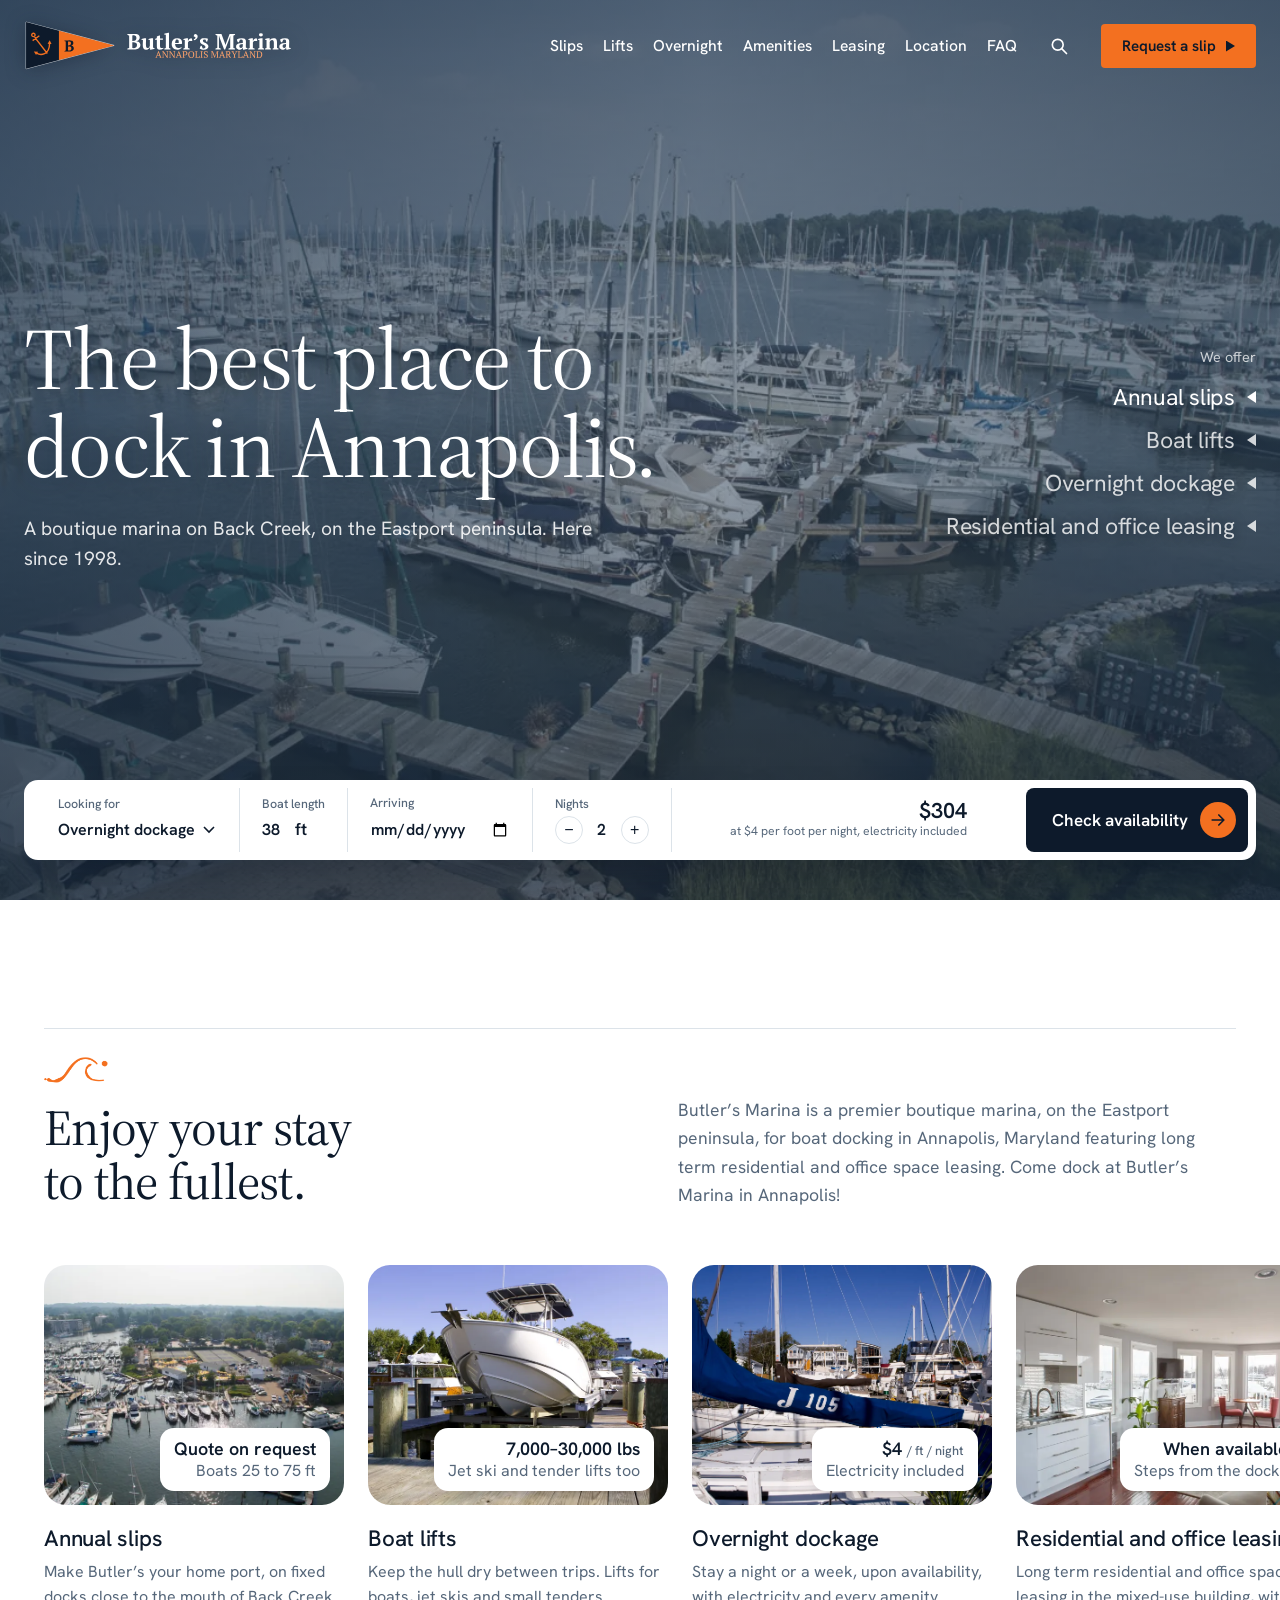
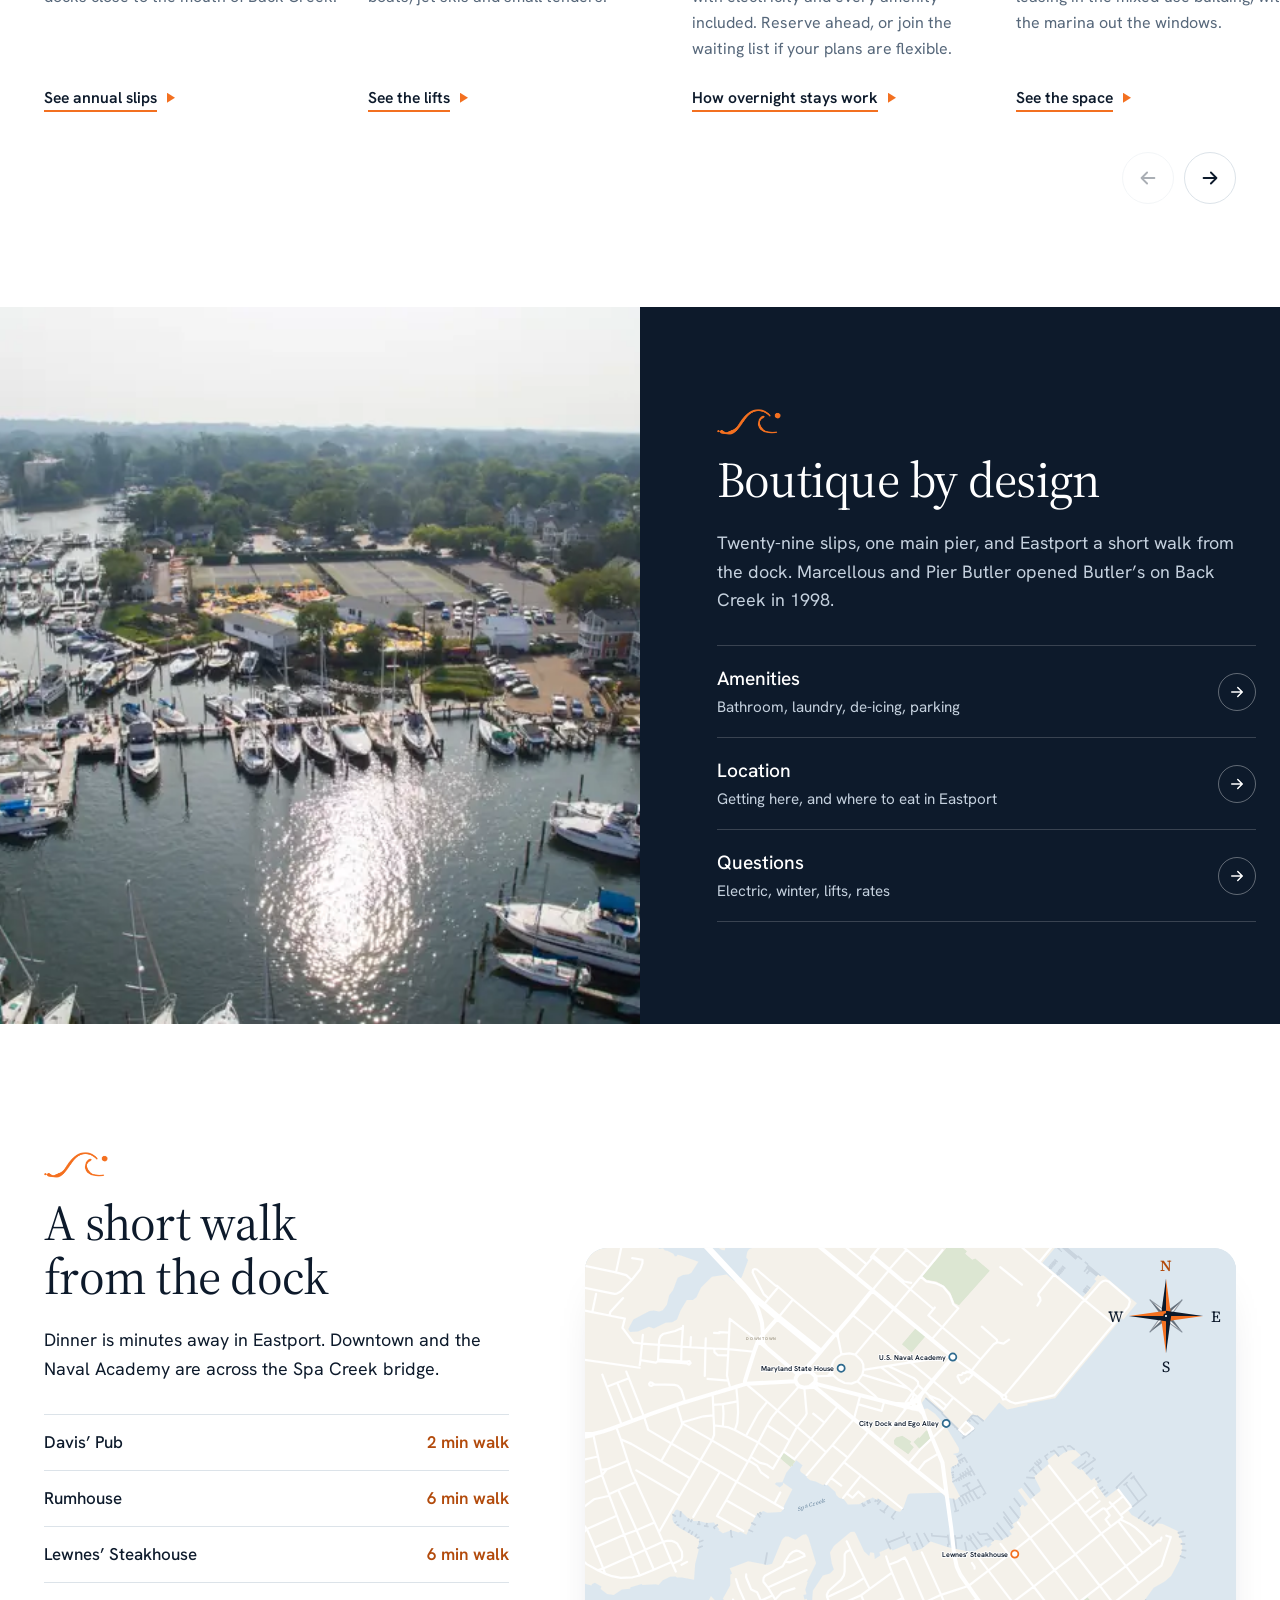
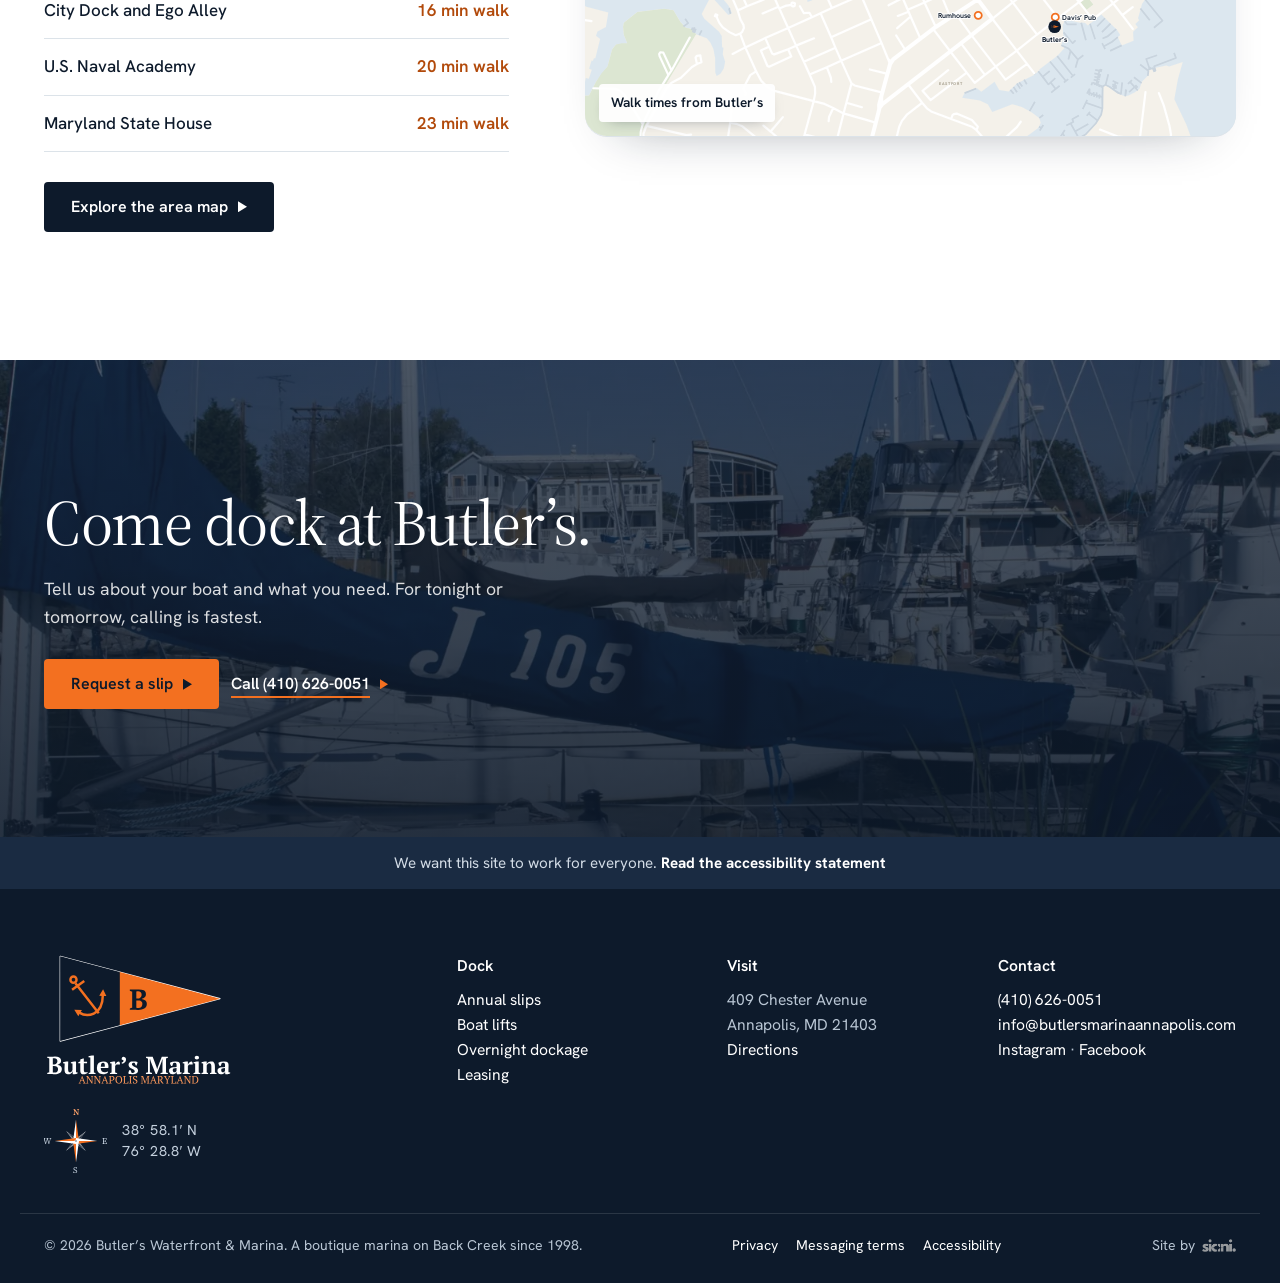
<file: index.html>
<!doctype html>
<html lang="en" data-sv="d64ce9d7">
<head>
  <meta charset="utf-8">
  <meta name="viewport" content="width=device-width, initial-scale=1, viewport-fit=cover">
  <title>Butler's Marina | Boat slips on Back Creek, Annapolis MD</title>
  <meta name="description" content="Boutique marina on Back Creek in Eastport, Annapolis. Annual slips, boat lifts and overnight dockage at $4/ft, plus residential and office space for lease.">
  <link rel="canonical" href="https://butlersmarinaannapolis.com/">
  <meta property="og:type" content="website">
  <meta property="og:site_name" content="Butler's Marina">
  <meta property="og:title" content="Butler's Marina | Boat slips on Back Creek, Annapolis MD">
  <meta property="og:description" content="Boutique marina on Back Creek in Eastport, Annapolis. Annual slips, boat lifts and overnight dockage at $4/ft, plus residential and office space for lease.">
  <meta property="og:url" content="https://butlersmarinaannapolis.com/">
  <meta property="og:image" content="https://butlersmarinaannapolis.com/assets/img/share-logo.png">
  <meta property="og:image:width" content="1200">
  <meta property="og:image:height" content="630">
  <meta name="twitter:card" content="summary_large_image">
  <meta name="twitter:image" content="https://butlersmarinaannapolis.com/assets/img/share-logo.png">
  <meta name="theme-color" content="#0D1A2B">
  <link rel="icon" href="assets/img/burgee.svg" type="image/svg+xml">
  <link rel="icon" href="assets/img/favicon-64.png" type="image/png" sizes="64x64">
  <link rel="apple-touch-icon" href="assets/img/apple-touch-icon.png">
  <link rel="preload" href="assets/fonts/hanken.woff2" as="font" type="font/woff2" crossorigin>
  <link rel="preload" href="assets/fonts/source-serif.woff2" as="font" type="font/woff2" crossorigin>
  <link rel="stylesheet" href="styles.css?v=68037ca1">
  <script>
    (function () {
      // once per visit: marked as seen the moment it shows, in a cookie and in storage, so any page after it skips it
      var d = document.documentElement, seen = /(^|; )bm_splash=1/.test(document.cookie);
      try { seen = seen || sessionStorage.getItem("bm-splash") === "1" || Date.now() - (+localStorage.getItem("bm-splash-at") || 0) < 432e5; } catch (e) {}
      if (seen || window.matchMedia("(prefers-reduced-motion: reduce)").matches) return;
      document.cookie = "bm_splash=1; path=/; max-age=43200; SameSite=Lax";
      try { sessionStorage.setItem("bm-splash", "1"); localStorage.setItem("bm-splash-at", String(Date.now())); } catch (e) {}
      d.classList.add("splash-on");
    })();
  </script>
  <script type="application/ld+json">
  {"@context": "https://schema.org", "@type": "Marina", "name": "Butler's Marina", "alternateName": "Butler's Waterfront & Marina", "foundingDate": "1998",
   "founder": [{"@type": "Person", "name": "Marcellous Butler"}, {"@type": "Person", "name": "Pier Butler"}],
   "url": "https://butlersmarinaannapolis.com/", "telephone": "+1-410-626-0051", "email": "info@butlersmarinaannapolis.com",
   "address": {"@type": "PostalAddress", "streetAddress": "409 Chester Avenue", "addressLocality": "Annapolis", "addressRegion": "MD", "postalCode": "21403", "addressCountry": "US"},
   "geo": {"@type": "GeoCoordinates", "latitude": 38.9689, "longitude": -76.4802},
   "description": "Boutique marina on Back Creek in Eastport, Annapolis, with annual slips, boat lifts, overnight dockage and residential and office space for lease.",
   "image": "https://butlersmarinaannapolis.com/assets/img/share-logo.png", "logo": "https://butlersmarinaannapolis.com/assets/img/share-logo.png",
   "hasMap": "https://www.google.com/maps/search/?api=1&query=409+Chester+Ave+Annapolis+MD+21403", "areaServed": "Annapolis, Maryland",
   "amenityFeature": [{"@type": "LocationFeatureSpecification", "name": "Fixed docks", "value": true}, {"@type": "LocationFeatureSpecification", "name": "Boat lifts", "value": true}, {"@type": "LocationFeatureSpecification", "name": "Electric metered at each slip", "value": true}, {"@type": "LocationFeatureSpecification", "name": "Winter de-icing", "value": true}, {"@type": "LocationFeatureSpecification", "name": "Bathroom", "value": true}, {"@type": "LocationFeatureSpecification", "name": "Laundry", "value": true}, {"@type": "LocationFeatureSpecification", "name": "Wi-Fi", "value": true}, {"@type": "LocationFeatureSpecification", "name": "Fire pit", "value": true}, {"@type": "LocationFeatureSpecification", "name": "Free off-street parking", "value": true}, {"@type": "LocationFeatureSpecification", "name": "Pets welcome on leash", "value": true}],
   "sameAs": ["https://www.facebook.com/butlersmarina", "https://www.instagram.com/butlers_marina", "https://twitter.com/butlersmarina"]}
  </script>
</head>
<body>
<a class="skip" href="#main">Skip to content</a>

<div class="splash" id="splash" aria-hidden="true">
  <div class="splash__inner">
    <div class="splash__flag"><img src="assets/img/burgee.svg" width="304" height="166" alt=""></div>
    <img class="splash__word" src="assets/img/wordmark.svg" width="348" height="62" alt="">
  </div>
</div>

<header class="bar" id="top">
  <a class="brand" href="./" aria-label="Butler's Marina, home">
    <svg class="logo" aria-hidden="true" focusable="false" viewBox="-3 -3 907.8 172"><g transform="translate(-100 -87)"><path class="lg-edge" d="M104 91L400 169.5L104 248Z"/><path class="lg-hoist" d="M104 91L214.5 120.3L214.5 218.7L104 248Z"/><path class="lg-fly" d="M214.5 120.3L400 169.5L214.5 218.7Z"/><path class="lg-anchor-s" d="M132.6 141.4L175.4 196.6M126 153.2L148.6 136.8M139.6 195.4C153 204 182.5 202 183 163M123 134.3a5.6 5.6 0 1 0 11.2 0a5.6 5.6 0 1 0 -11.2 0"/><path class="lg-anchor" d="M130.09 189.87L144.22 190.45L140.07 197.58L137.58 201.86ZM183.48 152.01L189.53 164.79L181.29 164.43L176.34 164.21Z"/><path class="lg-b" d="M233 190V187.98Q234.01 187.39 235.15 186.97Q236.3 186.54 237.36 186.43V156.32Q236.3 156.11 235.13 155.71Q233.96 155.31 233 154.78V152.75H241.57Q243.59 152.75 245.4 152.59Q247.21 152.43 249.55 152.43Q252.1 152.43 254.5 152.81Q256.89 153.18 258.75 154.14Q260.62 155.09 261.73 156.82Q262.85 158.55 262.85 161.27Q262.85 162.97 262.24 164.43Q261.63 165.9 260.54 167.01Q259.45 168.13 257.98 168.88Q256.52 169.62 254.82 169.94V170.15Q256.52 170.37 258.25 170.95Q259.98 171.54 261.36 172.65Q262.74 173.77 263.62 175.45Q264.5 177.12 264.5 179.41Q264.5 182.28 263.22 184.36Q261.95 186.43 259.79 187.77Q257.64 189.1 254.87 189.71Q252.1 190.32 249.12 190.32Q248.01 190.32 246.67 190.27Q245.34 190.21 244.01 190.16Q242.68 190.11 241.43 190.05Q240.18 190 239.33 190ZM249.07 186.86Q252.42 186.86 254.34 184.87Q256.25 182.87 256.25 179.57Q256.25 177.55 255.61 176.25Q254.98 174.94 253.86 174.17Q252.74 173.4 251.2 173.11Q249.65 172.81 247.85 172.81H245.03V186.49Q245.77 186.65 246.6 186.75Q247.42 186.86 249.07 186.86ZM246.73 169.35Q247.63 169.35 248.54 169.27Q249.44 169.2 250.24 169.09Q252.32 168.24 253.59 166.45Q254.87 164.67 254.87 162.38Q254.87 159.03 253.11 157.46Q251.36 155.89 248.59 155.89Q247.42 155.89 246.57 155.95Q245.72 156 245.03 156.11V169.35Z"/></g><g transform="translate(338 32.78) scale(1.62) translate(-76 -270)"><path class="lg-word" d="M80 309V307.26Q80.87 306.76 81.85 306.39Q82.83 306.03 83.75 305.94V280.06Q82.83 279.88 81.83 279.54Q80.82 279.2 80 278.74V277H87.36Q89.1 277 90.65 276.86Q92.21 276.73 94.22 276.73Q96.41 276.73 98.47 277.05Q100.52 277.37 102.12 278.19Q103.72 279.01 104.68 280.5Q105.64 281.98 105.64 284.32Q105.64 285.78 105.12 287.04Q104.59 288.29 103.66 289.25Q102.72 290.21 101.46 290.85Q100.2 291.49 98.74 291.77V291.95Q100.2 292.13 101.69 292.64Q103.18 293.14 104.36 294.1Q105.55 295.06 106.31 296.5Q107.06 297.94 107.06 299.9Q107.06 302.37 105.96 304.15Q104.87 305.94 103.02 307.08Q101.16 308.22 98.79 308.75Q96.41 309.27 93.85 309.27Q92.89 309.27 91.75 309.23Q90.61 309.18 89.46 309.14Q88.32 309.09 87.25 309.05Q86.17 309 85.44 309ZM93.81 306.3Q96.68 306.3 98.33 304.59Q99.98 302.87 99.98 300.04Q99.98 298.3 99.43 297.18Q98.88 296.06 97.92 295.4Q96.96 294.74 95.63 294.49Q94.31 294.24 92.75 294.24H90.33V305.98Q90.97 306.12 91.68 306.21Q92.39 306.3 93.81 306.3ZM91.79 291.26Q92.57 291.26 93.35 291.2Q94.12 291.13 94.81 291.04Q96.59 290.3 97.69 288.77Q98.79 287.24 98.79 285.28Q98.79 282.4 97.28 281.05Q95.77 279.7 93.39 279.7Q92.39 279.7 91.66 279.74Q90.93 279.79 90.33 279.88V291.26ZM112 299.95Q112 297.07 112.14 294.6Q112.27 292.13 112.27 289.39L109.26 289.02V287.24Q109.99 286.97 111.06 286.69Q112.14 286.42 113.28 286.21Q114.42 286.01 115.5 285.85Q116.57 285.69 117.3 285.6H118.86Q118.86 289.02 118.72 292.34Q118.58 295.65 118.58 298.85Q118.58 302.6 119.34 304.25Q120.09 305.89 122.15 305.89Q123.56 305.89 124.77 304.82Q125.99 303.74 126.76 301.37V289.39L123.79 289.02V287.24Q124.48 286.97 125.51 286.69Q126.53 286.42 127.65 286.21Q128.77 286.01 129.87 285.85Q130.97 285.69 131.79 285.6H133.35V305.75L136.36 306.12V307.72Q135.72 307.99 134.76 308.27Q133.8 308.54 132.75 308.79Q131.7 309.05 130.67 309.21Q129.64 309.37 128.82 309.46H127.27L126.95 304.02H126.76Q126.53 304.98 125.94 305.96Q125.35 306.94 124.41 307.74Q123.47 308.54 122.19 309.05Q120.91 309.55 119.36 309.55Q117.62 309.55 116.27 309.11Q114.92 308.68 113.96 307.58Q113 306.49 112.5 304.63Q112 302.78 112 299.95ZM137.55 287.24Q139.29 286.14 141.21 285.69V281.98Q141.48 281.71 142.15 281.46Q142.81 281.21 143.56 281Q144.32 280.8 145.05 280.61Q145.78 280.43 146.24 280.34H147.79V286.14H153.82V289.02H147.79V300.86Q147.79 303.7 148.5 304.79Q149.21 305.89 150.85 305.89Q151.68 305.89 152.7 305.78Q153.73 305.66 154.6 305.34L154.92 306.85Q154.51 307.26 153.71 307.72Q152.91 308.18 151.88 308.59Q150.85 309 149.64 309.27Q148.43 309.55 147.11 309.55Q144.13 309.55 142.67 307.99Q141.21 306.44 141.21 302.97V289.02H137.55ZM169.46 309H156.84V307.22Q158.35 306.49 159.86 306.12V278.42L156.38 278.05V276.27Q156.98 276 158.03 275.72Q159.08 275.45 160.29 275.24Q161.5 275.04 162.72 274.88Q163.93 274.72 164.89 274.62H166.44V306.12Q167.95 306.49 169.46 307.22ZM192.82 305.16Q192.45 305.94 191.65 306.74Q190.85 307.54 189.69 308.15Q188.52 308.77 186.99 309.16Q185.46 309.55 183.67 309.55Q180.84 309.55 178.65 308.7Q176.45 307.86 174.99 306.28Q173.53 304.7 172.77 302.51Q172.02 300.31 172.02 297.57Q172.02 291.72 175.08 288.66Q178.14 285.6 183.58 285.6Q185.91 285.6 187.95 286.24Q189.98 286.88 191.33 288.34Q192.68 289.8 193.21 292.18Q193.73 294.56 193.14 297.98H179.1Q179.15 301.59 180.95 303.74Q182.76 305.89 186.28 305.89Q187.79 305.89 189.41 305.43Q191.03 304.98 191.95 304.25ZM183.4 288.2Q182.49 288.2 181.78 288.52Q181.07 288.84 180.54 289.69Q180.02 290.53 179.7 291.97Q179.38 293.41 179.24 295.61H186.6Q186.92 292.04 186.19 290.12Q185.46 288.2 183.4 288.2ZM208.4 291.4Q207.86 291.68 207.12 292.32Q206.39 292.96 205.8 294.42V306.12Q206.71 306.21 207.63 306.46Q208.54 306.71 209.46 307.22V309H196.2V307.22Q197.02 306.76 197.75 306.53Q198.49 306.3 199.22 306.12V289.39L196.2 289.02V287.24Q196.93 286.92 198.01 286.65Q199.08 286.37 200.22 286.17Q201.37 285.96 202.44 285.82Q203.51 285.69 204.25 285.6H205.8V291.68H205.98Q206.35 290.67 207.06 289.57Q207.76 288.48 208.72 287.56Q209.68 286.65 210.83 286.1Q211.97 285.55 213.2 285.6Q213.71 286.24 214.07 287.4Q214.44 288.57 214.67 289.62V291.4ZM217.68 287.97Q219.47 287.52 220.47 286.37Q221.48 285.23 221.39 284Q220.79 283.26 219.9 282.83Q219.01 282.4 218 282.08Q217.78 281.25 217.94 280.41Q218.1 279.56 218.55 278.85Q219.01 278.14 219.63 277.64Q220.24 277.14 220.88 277.05Q221.8 277.09 222.71 277.44Q223.63 277.78 224.34 278.4Q225.04 279.01 225.48 279.95Q225.91 280.89 225.91 282.17Q225.91 283.4 225.36 284.68Q224.82 285.96 223.83 287.06Q222.85 288.16 221.48 288.96Q220.11 289.76 218.51 290.08ZM242.09 304.02Q242.09 302.83 241.25 301.96Q240.4 301.09 239.15 300.36Q237.89 299.63 236.4 298.9Q234.92 298.17 233.66 297.18Q232.4 296.2 231.56 294.88Q230.71 293.55 230.71 291.63Q230.71 290.26 231.35 289.14Q231.99 288.02 233.09 287.24Q234.19 286.46 235.72 286.03Q237.25 285.6 239.03 285.6Q241.5 285.6 243.63 285.98Q245.75 286.37 247.35 287.06Q247.17 288.52 246.62 290.19Q246.07 291.86 245.57 293.23H244.01L242.09 288.57Q241.55 288.34 240.95 288.27Q240.36 288.2 239.63 288.2Q238.25 288.2 237.55 289Q236.84 289.8 236.84 290.81Q236.84 291.95 237.68 292.8Q238.53 293.64 239.79 294.37Q241.04 295.1 242.53 295.83Q244.01 296.57 245.27 297.5Q246.53 298.44 247.37 299.72Q248.22 301 248.22 302.78Q248.22 305.94 245.66 307.74Q243.1 309.55 238.8 309.55Q236.61 309.55 234.28 309.09Q231.95 308.63 230.26 307.81Q230.35 306.17 231.03 304.47Q231.72 302.78 232.5 301.46H234.05L236.29 306.44Q236.79 306.81 237.41 306.87Q238.03 306.94 238.57 306.94Q239.9 306.94 241 306.17Q242.09 305.39 242.09 304.02ZM303.49 309H289.82V307.26Q290.73 306.81 291.6 306.49Q292.47 306.17 293.47 305.94V286.83L293.7 281.48H293.34L291.83 286.37L283.01 309H280.9L272.13 286.56L270.48 281.21H270.07L270.12 287.01V305.75Q270.98 305.94 272.04 306.35Q273.09 306.76 274 307.26V309H262.85V307.26Q263.58 306.9 264.65 306.39Q265.73 305.89 266.69 305.71V280.06Q265.77 279.88 264.74 279.56Q263.72 279.24 262.94 278.74V277H275.33L282.32 295.61L283.65 299.99H283.69L285.06 295.51L292.19 277H303.53V278.74Q302.75 279.2 301.86 279.54Q300.97 279.88 300.06 280.06V305.98Q301.02 306.17 301.91 306.53Q302.8 306.9 303.49 307.26ZM325.93 302.37Q325.93 303.38 325.95 304.11Q325.98 304.84 326.07 305.66L329.22 306.12V307.72Q328.67 307.99 327.74 308.27Q326.8 308.54 325.77 308.79Q324.74 309.05 323.74 309.21Q322.73 309.37 321.95 309.46H320.4Q319.94 308.41 319.85 307.35Q319.76 306.3 319.71 304.79H319.49Q319.26 305.71 318.71 306.55Q318.16 307.4 317.31 308.06Q316.47 308.73 315.33 309.14Q314.18 309.55 312.77 309.55Q311.26 309.55 309.98 309.09Q308.7 308.63 307.74 307.81Q306.78 306.99 306.23 305.82Q305.68 304.66 305.68 303.19Q305.68 301.14 306.46 299.81Q307.23 298.49 308.9 297.64Q310.57 296.79 313.2 296.38Q315.83 295.97 319.58 295.79Q319.94 291.86 319.26 290.03Q318.57 288.2 316.29 288.2Q314.87 288.2 313.68 288.66L311.53 294.14H309.52Q309.15 293.6 308.81 292.89Q308.47 292.18 308.17 291.38Q307.87 290.58 307.67 289.76Q307.46 288.93 307.37 288.16Q309.11 286.97 311.85 286.28Q314.59 285.6 317.66 285.6Q320.26 285.6 321.91 286.17Q323.55 286.74 324.49 287.72Q325.43 288.7 325.79 290.03Q326.16 291.36 326.16 292.86Q326.16 295.61 326.04 297.82Q325.93 300.04 325.93 302.37ZM315.65 305.89Q316.61 305.89 317.29 305.53Q317.98 305.16 318.46 304.66Q318.94 304.15 319.19 303.56Q319.44 302.97 319.58 302.51V297.94Q317.43 297.98 316.06 298.21Q314.69 298.44 313.91 298.97Q313.13 299.49 312.83 300.29Q312.54 301.09 312.54 302.23Q312.54 303.97 313.36 304.93Q314.18 305.89 315.65 305.89ZM343.16 291.4Q342.62 291.68 341.88 292.32Q341.15 292.96 340.56 294.42V306.12Q341.47 306.21 342.39 306.46Q343.3 306.71 344.22 307.22V309H330.96V307.22Q331.78 306.76 332.51 306.53Q333.24 306.3 333.98 306.12V289.39L330.96 289.02V287.24Q331.69 286.92 332.76 286.65Q333.84 286.37 334.98 286.17Q336.12 285.96 337.2 285.82Q338.27 285.69 339 285.6H340.56V291.68H340.74Q341.11 290.67 341.82 289.57Q342.52 288.48 343.48 287.56Q344.44 286.65 345.59 286.1Q346.73 285.55 347.96 285.6Q348.47 286.24 348.83 287.4Q349.2 288.57 349.43 289.62V291.4ZM363.64 309H351.03V307.22Q351.71 306.85 352.44 306.6Q353.17 306.35 354.04 306.12V289.39L351.03 289.02V287.24Q351.71 286.97 352.74 286.69Q353.77 286.42 354.91 286.21Q356.05 286.01 357.15 285.85Q358.25 285.69 359.07 285.6H360.63V306.12Q361.54 306.35 362.27 306.6Q363 306.85 363.64 307.22ZM353.27 278.65Q353.27 277.05 354.36 276.13Q355.46 275.22 357.2 275.22Q358.93 275.22 360.03 276.13Q361.13 277.05 361.13 278.65Q361.13 280.2 360.03 281.12Q358.93 282.03 357.2 282.03Q355.46 282.03 354.36 281.12Q353.27 280.2 353.27 278.65ZM393.68 309H381.56V307.22Q382.16 306.9 382.73 306.65Q383.3 306.39 384.08 306.12V295.38Q384.08 292.5 383.25 290.88Q382.43 289.25 380.33 289.25Q378.59 289.25 377.33 290.37Q376.08 291.49 375.44 293.41V306.12Q376.17 306.3 376.74 306.55Q377.31 306.81 377.95 307.22V309H365.84V307.22Q366.98 306.62 368.85 306.12V289.39L365.84 289.02V287.24Q366.43 286.97 367.39 286.72Q368.35 286.46 369.47 286.24Q370.59 286.01 371.76 285.85Q372.92 285.69 373.88 285.6H375.44V290.3H375.48Q376.44 288.38 378.36 286.99Q380.28 285.6 383.02 285.6Q384.81 285.6 386.22 286.03Q387.64 286.46 388.62 287.56Q389.61 288.66 390.13 290.51Q390.66 292.36 390.66 295.19V306.12Q392.49 306.44 393.68 307.22ZM415.71 302.37Q415.71 303.38 415.73 304.11Q415.75 304.84 415.85 305.66L419 306.12V307.72Q418.45 307.99 417.51 308.27Q416.58 308.54 415.55 308.79Q414.52 309.05 413.51 309.21Q412.51 309.37 411.73 309.46H410.18Q409.72 308.41 409.63 307.35Q409.54 306.3 409.49 304.79H409.26Q409.03 305.71 408.49 306.55Q407.94 307.4 407.09 308.06Q406.25 308.73 405.1 309.14Q403.96 309.55 402.54 309.55Q401.04 309.55 399.76 309.09Q398.48 308.63 397.52 307.81Q396.56 306.99 396.01 305.82Q395.46 304.66 395.46 303.19Q395.46 301.14 396.24 299.81Q397.01 298.49 398.68 297.64Q400.35 296.79 402.98 296.38Q405.61 295.97 409.35 295.79Q409.72 291.86 409.03 290.03Q408.35 288.2 406.06 288.2Q404.65 288.2 403.46 288.66L401.31 294.14H399.3Q398.93 293.6 398.59 292.89Q398.25 292.18 397.95 291.38Q397.65 290.58 397.45 289.76Q397.24 288.93 397.15 288.16Q398.89 286.97 401.63 286.28Q404.37 285.6 407.43 285.6Q410.04 285.6 411.69 286.17Q413.33 286.74 414.27 287.72Q415.21 288.7 415.57 290.03Q415.94 291.36 415.94 292.86Q415.94 295.61 415.82 297.82Q415.71 300.04 415.71 302.37ZM405.42 305.89Q406.38 305.89 407.07 305.53Q407.75 305.16 408.23 304.66Q408.71 304.15 408.97 303.56Q409.22 302.97 409.35 302.51V297.94Q407.21 297.98 405.83 298.21Q404.46 298.44 403.69 298.97Q402.91 299.49 402.61 300.29Q402.32 301.09 402.32 302.23Q402.32 303.97 403.14 304.93Q403.96 305.89 405.42 305.89Z"/><path class="lg-tag" d="M142.36 326.5H138V325.93Q138.71 325.62 139.41 325.46L144.39 312.51H144.96L149.93 325.46Q150.32 325.54 150.7 325.64Q151.09 325.73 151.42 325.93V326.5H146.39V325.93Q146.78 325.77 147.2 325.65Q147.61 325.54 148 325.46L146.67 321.86H141.97L140.67 325.46Q141.5 325.58 142.36 325.93ZM142.36 320.84H146.33L144.78 316.67L144.41 314.98H144.37L143.88 316.71ZM160.99 312.74H165.24V313.31Q164.41 313.86 163.63 314.1V326.74H162.51L155.37 315.91L154.61 314.38H154.55L154.72 315.91V325.24Q155.53 325.46 156.24 325.93V326.5H151.99V325.93Q152.35 325.71 152.75 325.55Q153.15 325.38 153.6 325.24V313.98Q153.21 313.82 152.83 313.65Q152.44 313.47 152.11 313.29V312.74H155.43L161.62 322.08L162.52 323.77H162.6L162.51 322.08V314.1Q162.09 313.92 161.71 313.73Q161.33 313.53 160.99 313.31ZM175.38 312.74H179.62V313.31Q178.8 313.86 178.01 314.1V326.74H176.89L169.76 315.91L168.99 314.38H168.93L169.11 315.91V325.24Q169.91 325.46 170.62 325.93V326.5H166.38V325.93Q166.73 325.71 167.13 325.55Q167.54 325.38 167.99 325.24V313.98Q167.59 313.82 167.21 313.65Q166.83 313.47 166.49 313.29V312.74H169.82L176.01 322.08L176.91 323.77H176.99L176.89 322.08V314.1Q176.48 313.92 176.09 313.73Q175.71 313.53 175.38 313.31ZM184.55 326.5H180.19V325.93Q180.9 325.62 181.61 325.46L186.58 312.51H187.15L192.12 325.46Q192.51 325.54 192.9 325.64Q193.28 325.73 193.61 325.93V326.5H188.58V325.93Q188.98 325.77 189.39 325.65Q189.8 325.54 190.19 325.46L188.86 321.86H184.16L182.86 325.46Q183.69 325.58 184.55 325.93ZM184.55 320.84H188.52L186.97 316.67L186.6 314.98H186.56L186.07 316.71ZM197.68 325.46Q198.21 325.52 198.68 325.65Q199.15 325.77 199.57 325.93V326.5H194.18V325.93Q194.58 325.73 194.99 325.64Q195.4 325.54 195.79 325.46V313.81Q195.34 313.73 194.95 313.6Q194.56 313.47 194.18 313.31V312.74H195.95Q196.74 312.74 197.66 312.67Q198.58 312.59 199.43 312.59Q200.39 312.59 201.32 312.79Q202.24 313 202.96 313.49Q203.67 313.98 204.12 314.8Q204.56 315.61 204.56 316.83Q204.56 317.99 204.11 318.82Q203.65 319.64 202.9 320.17Q202.14 320.7 201.18 320.95Q200.22 321.19 199.19 321.19Q199.1 321.19 198.89 321.19Q198.68 321.19 198.45 321.18Q198.21 321.17 198 321.15Q197.78 321.14 197.68 321.12ZM199.02 313.61Q198.55 313.61 198.25 313.63Q197.96 313.65 197.68 313.71V320.07Q197.78 320.11 197.97 320.12Q198.15 320.13 198.36 320.15Q198.57 320.17 198.76 320.17Q198.96 320.17 199.08 320.17Q199.76 320.17 200.37 319.99Q200.98 319.8 201.44 319.39Q201.91 318.97 202.18 318.34Q202.46 317.72 202.46 316.83Q202.46 315.22 201.54 314.41Q200.63 313.61 199.02 313.61ZM206.37 319.62Q206.37 318.09 206.79 316.78Q207.21 315.48 208.01 314.52Q208.8 313.57 209.96 313.04Q211.12 312.51 212.6 312.51Q214.07 312.51 215.23 313.04Q216.39 313.57 217.18 314.52Q217.98 315.48 218.4 316.78Q218.83 318.09 218.83 319.62Q218.83 321.15 218.4 322.46Q217.98 323.77 217.18 324.72Q216.39 325.67 215.23 326.21Q214.07 326.74 212.6 326.74Q211.12 326.74 209.96 326.21Q208.8 325.67 208.01 324.72Q207.21 323.77 206.79 322.46Q206.37 321.15 206.37 319.62ZM208.47 319.62Q208.47 320.88 208.73 321.99Q209 323.1 209.53 323.93Q210.06 324.75 210.87 325.23Q211.67 325.71 212.77 325.71Q213.78 325.71 214.52 325.23Q215.27 324.75 215.75 323.93Q216.23 323.1 216.48 321.99Q216.72 320.88 216.72 319.62Q216.72 318.36 216.47 317.25Q216.21 316.14 215.68 315.32Q215.15 314.49 214.35 314.01Q213.54 313.53 212.44 313.53Q211.36 313.53 210.6 314.01Q209.84 314.49 209.37 315.32Q208.9 316.14 208.69 317.25Q208.47 318.36 208.47 319.62ZM220.44 312.74H225.82V313.31Q225.35 313.49 224.88 313.62Q224.41 313.75 223.93 313.81V325.48H228.45L229.61 322.31H230.12Q230.18 322.73 230.23 323.27Q230.28 323.81 230.31 324.39Q230.34 324.97 230.34 325.52Q230.34 326.07 230.32 326.5H220.44V325.93Q220.91 325.71 221.3 325.62Q221.69 325.52 222.05 325.46V313.81Q221.6 313.73 221.18 313.6Q220.77 313.47 220.44 313.31ZM236.63 326.5H231.6V325.93Q232.37 325.58 233.17 325.46V313.81Q232.78 313.73 232.38 313.6Q231.99 313.47 231.6 313.31V312.74H236.63V313.31Q236.28 313.47 235.86 313.6Q235.45 313.73 235.06 313.81V325.46Q235.47 325.54 235.88 325.65Q236.3 325.77 236.63 325.93ZM240.52 325.14Q240.76 325.38 241.13 325.55Q241.5 325.71 242.25 325.71Q242.88 325.71 243.43 325.55Q243.98 325.38 244.38 325.06Q244.78 324.73 245.02 324.27Q245.26 323.81 245.26 323.22Q245.26 322.43 244.77 321.9Q244.29 321.37 243.58 320.96Q242.86 320.55 242.01 320.15Q241.17 319.76 240.45 319.22Q239.73 318.68 239.25 317.92Q238.77 317.17 238.77 316.03Q238.77 315.2 239.07 314.55Q239.36 313.9 239.9 313.45Q240.44 313 241.19 312.75Q241.94 312.51 242.86 312.51Q244.06 312.51 245.05 312.7Q246.04 312.88 246.61 313.16Q246.61 313.49 246.56 313.93Q246.51 314.38 246.45 314.85Q246.38 315.32 246.3 315.76Q246.22 316.2 246.14 316.54H245.63L244.84 313.84Q244.49 313.69 243.95 313.61Q243.41 313.53 242.8 313.53Q241.8 313.53 241.19 314.09Q240.58 314.65 240.58 315.65Q240.58 316.46 241.06 317.01Q241.54 317.56 242.27 317.99Q243 318.42 243.83 318.83Q244.67 319.23 245.39 319.76Q246.12 320.29 246.6 321.02Q247.08 321.74 247.08 322.83Q247.08 323.71 246.76 324.44Q246.44 325.16 245.83 325.67Q245.22 326.19 244.33 326.46Q243.45 326.74 242.33 326.74Q241.09 326.74 240.11 326.44Q239.13 326.15 238.71 325.81Q238.73 325.48 238.78 325.01Q238.83 324.53 238.9 324.03Q238.97 323.53 239.05 323.06Q239.13 322.59 239.2 322.26H239.71ZM269.33 326.5H264.46V325.93Q264.85 325.77 265.24 325.66Q265.63 325.56 266.05 325.46V316.62L266.13 314.32H265.97L265.32 316.42L261.29 326.5H260.78L256.95 316.42L256.24 314.12H256.06L256.08 316.62V325.46Q256.46 325.54 256.83 325.65Q257.2 325.77 257.58 325.93V326.5H253.47V325.93Q253.84 325.77 254.25 325.65Q254.65 325.52 255.06 325.44V313.81Q254.65 313.73 254.25 313.6Q253.84 313.47 253.45 313.31V312.74H257.48L260.9 321.72L261.57 323.75H261.59L262.25 321.69L265.79 312.74H269.35V313.31Q269 313.47 268.62 313.6Q268.25 313.73 267.86 313.81V325.48Q268.27 325.56 268.63 325.66Q269 325.77 269.33 325.93ZM274.28 326.5H269.92V325.93Q270.63 325.62 271.33 325.46L276.31 312.51H276.88L281.85 325.46Q282.24 325.54 282.62 325.64Q283.01 325.73 283.34 325.93V326.5H278.31V325.93Q278.7 325.77 279.12 325.65Q279.53 325.54 279.92 325.46L278.58 321.86H273.89L272.59 325.46Q273.42 325.58 274.28 325.93ZM274.28 320.84H278.25L276.7 316.67L276.33 314.98H276.29L275.79 316.71ZM287.41 325.46Q287.86 325.56 288.27 325.66Q288.69 325.77 289.08 325.93V326.5H283.91V325.93Q284.34 325.73 284.74 325.64Q285.13 325.54 285.52 325.46V313.81Q285.01 313.71 284.62 313.58Q284.22 313.45 283.91 313.31V312.74H285.64Q286.43 312.74 287.36 312.67Q288.29 312.59 289.18 312.59Q290.14 312.59 290.98 312.8Q291.81 313.02 292.42 313.49Q293.03 313.96 293.37 314.69Q293.72 315.42 293.72 316.44Q293.72 317.87 292.96 318.82Q292.2 319.76 290.91 320.17Q291.75 321.51 292.67 322.83Q293.6 324.14 294.6 325.44L295.66 326.01V326.5H293.28L292.54 325.95Q291.99 325.26 291.54 324.6Q291.08 323.95 290.69 323.27Q290.3 322.59 289.95 321.89Q289.61 321.19 289.26 320.41H287.41ZM288.74 313.61Q288.27 313.61 287.97 313.63Q287.66 313.65 287.41 313.71V319.58H288.82Q290.18 319.58 290.98 318.72Q291.77 317.85 291.77 316.44Q291.77 314.98 290.93 314.3Q290.08 313.61 288.74 313.61ZM304.19 312.74H308.51V313.31Q307.77 313.69 307.02 313.81L303.31 320.64V325.46Q304.07 325.56 304.8 325.93V326.5H299.81V325.93Q300.52 325.58 301.42 325.46V320.66L297.45 313.81Q297 313.73 296.61 313.6Q296.23 313.47 295.86 313.31V312.74H301.07V313.31Q300.77 313.43 300.4 313.56Q300.02 313.69 299.55 313.81L302.78 319.58L305.8 313.81Q305.35 313.71 304.95 313.58Q304.54 313.45 304.19 313.31ZM309.08 312.74H314.47V313.31Q314 313.49 313.52 313.62Q313.05 313.75 312.58 313.81V325.48H317.1L318.26 322.31H318.77Q318.83 322.73 318.88 323.27Q318.93 323.81 318.96 324.39Q318.99 324.97 318.99 325.52Q318.99 326.07 318.97 326.5H309.08V325.93Q309.56 325.71 309.95 325.62Q310.34 325.52 310.7 325.46V313.81Q310.24 313.73 309.83 313.6Q309.42 313.47 309.08 313.31ZM323.66 326.5H319.3V325.93Q320.01 325.62 320.72 325.46L325.69 312.51H326.26L331.23 325.46Q331.62 325.54 332.01 325.64Q332.39 325.73 332.72 325.93V326.5H327.69V325.93Q328.09 325.77 328.5 325.65Q328.91 325.54 329.3 325.46L327.97 321.86H323.27L321.97 325.46Q322.8 325.58 323.66 325.93ZM323.66 320.84H327.63L326.08 316.67L325.71 314.98H325.67L325.18 316.71ZM342.29 312.74H346.54V313.31Q345.71 313.86 344.93 314.1V326.74H343.81L336.67 315.91L335.91 314.38H335.85L336.03 315.91V325.24Q336.83 325.46 337.54 325.93V326.5H333.29V325.93Q333.65 325.71 334.05 325.55Q334.45 325.38 334.91 325.24V313.98Q334.51 313.82 334.13 313.65Q333.75 313.47 333.41 313.29V312.74H336.73L342.92 322.08L343.83 323.77H343.91L343.81 322.08V314.1Q343.39 313.92 343.01 313.73Q342.63 313.53 342.29 313.31ZM347.68 326.5V325.93Q348.37 325.62 349.29 325.46V313.81Q348.84 313.71 348.43 313.58Q348.01 313.45 347.68 313.31V312.74H349.68Q350.02 312.74 350.47 312.72Q350.92 312.7 351.4 312.68Q351.88 312.65 352.33 312.62Q352.77 312.59 353.06 312.59Q356.4 312.59 358.2 314.38Q360 316.16 360 319.45Q360 321 359.56 322.32Q359.12 323.65 358.21 324.61Q357.31 325.58 355.92 326.13Q354.54 326.68 352.65 326.68Q352.36 326.68 351.98 326.65Q351.61 326.62 351.2 326.59Q350.78 326.56 350.36 326.53Q349.94 326.5 349.57 326.5ZM352.79 313.61Q352.28 313.61 351.81 313.62Q351.33 313.63 351.06 313.69V325.6Q351.16 325.62 351.41 325.63Q351.67 325.64 351.96 325.65Q352.26 325.65 352.52 325.65Q352.79 325.65 352.91 325.65Q354.26 325.65 355.21 325.14Q356.15 324.63 356.75 323.78Q357.35 322.92 357.62 321.8Q357.9 320.68 357.9 319.45Q357.9 318.48 357.63 317.45Q357.37 316.42 356.77 315.56Q356.17 314.71 355.19 314.16Q354.2 313.61 352.79 313.61Z"/></g></svg>
  </a>
  <nav id="nav" class="bar__nav" aria-label="Main">
    <a href="slips/">Slips</a>
    <a href="lifts/">Lifts</a>
    <a href="overnight/">Overnight</a>
    <a href="amenities/">Amenities</a>
    <a href="leasing/">Leasing</a>
    <a href="location/">Location</a>
    <a href="faq/">FAQ</a>
    <a class="bar__navphone" href="tel:+14106260051">Call (410) 626-0051</a>
  </nav>
  <button class="bar__search" type="button" aria-label="Search the site" aria-controls="srch" aria-expanded="false" data-search-open><svg viewBox="0 0 24 24" width="22" height="22" aria-hidden="true"><circle cx="10.5" cy="10.5" r="6.5" fill="none" stroke="currentColor" stroke-width="2"/><path d="M15.5 15.5L21 21" stroke="currentColor" stroke-width="2" stroke-linecap="round"/></svg><span>Search</span></button>
  <a class="bar__call" href="tel:+14106260051">(410) 626-0051</a>
  <a class="btn btn--signal bar__cta" href="contact/">Request a slip</a>
  <button class="bar__menu" type="button" aria-expanded="false" aria-controls="nav"><span class="sr">Menu</span><span class="bar__lines" aria-hidden="true"></span></button>
</header>

<div class="srch" id="srch" hidden>
  <div class="srch__scrim" data-search-close></div>
  <div class="srch__panel" role="dialog" aria-modal="true" aria-label="Search the site">
    <div class="srch__inner">
      <form class="srch__form" role="search" onsubmit="return false">
        <svg viewBox="0 0 24 24" width="22" height="22" aria-hidden="true"><circle cx="10.5" cy="10.5" r="6.5" fill="none" stroke="currentColor" stroke-width="2"/><path d="M15.5 15.5L21 21" stroke="currentColor" stroke-width="2" stroke-linecap="round"/></svg>
        <label class="sr" for="srchQ">Search the site</label>
        <input id="srchQ" type="search" placeholder="Search slips, lifts, rates, places" autocomplete="off" spellcheck="false" aria-controls="srchList" aria-autocomplete="list">
        <button class="srch__close" type="button" data-search-close aria-label="Close search">Close</button>
      </form>
      <ul class="srch__list" id="srchList" role="listbox" aria-label="Results"></ul>
      <p class="srch__empty" id="srchEmpty" hidden>Nothing matches that. Call (410) 626-0051 and we&#8217;ll help.</p>
      <p class="srch__hint" id="srchHint">Try <button type="button" data-q="electric">electric</button>, <button type="button" data-q="lift">lift</button>, <button type="button" data-q="winter">winter</button>, <button type="button" data-q="parking">parking</button> or <button type="button" data-q="State House">State House</button>.</p>
      <a id="siteRoot" href="./" hidden></a>
    </div>
  </div>
</div>

<main id="main">
<section class="hero" aria-labelledby="hero-title">
  <img class="hero__photo" src="assets/photo/aerial-1-1400.webp" srcset="assets/photo/aerial-1-800.webp 800w, assets/photo/aerial-1-1400.webp 1400w, assets/photo/aerial-1-2400.webp 2400w" sizes="100vw" width="2400" height="1348" alt="Aerial view of Butler's Marina on Back Creek, with sailboats and powerboats in their slips" fetchpriority="high">
  <div class="hero__inner">
    <div class="hero__copy">
      <h1 id="hero-title">The best place to dock in Annapolis.</h1>
      <p class="hero__sub">A boutique marina on Back Creek, on the Eastport peninsula. Here since 1998.</p>
    </div>
    <nav class="hero__offer" aria-label="What we offer">
      <p>We offer</p>
      <a href="slips/">Annual slips</a>
      <a href="lifts/">Boat lifts</a>
      <a href="overnight/">Overnight dockage</a>
      <a href="leasing/">Residential and office leasing</a>
    </nav>

    <form class="finder" id="finder" action="contact/" method="get" novalidate aria-label="Check availability">
      <div class="finder__field">
        <label for="q-type">Looking for</label>
        <select id="q-type" name="type">
          <option value="Annual slip">Annual slip</option>
          <option value="Boat lift">Boat lift</option>
          <option value="Overnight stay" selected>Overnight dockage</option>
          <option value="Residential lease">Residential lease</option>
          <option value="Office lease">Office lease</option>
        </select>
      </div>
      <div class="finder__field" data-show="slip">
        <label for="q-loa">Boat length</label>
        <span class="finder__unit"><input id="q-loa" name="loa" type="number" inputmode="numeric" min="10" max="120" value="38"> ft</span>
      </div>
      <div class="finder__field" data-show="dates">
        <label for="q-arrive">Arriving</label>
        <input id="q-arrive" name="arrive" type="date">
      </div>
      <div class="finder__field" data-show="night">
        <label for="q-nights">Nights</label>
        <span class="finder__step">
          <button type="button" data-step="-1" aria-label="One fewer night">&#8722;</button>
          <input id="q-nights" name="nights" type="number" inputmode="numeric" min="1" max="30" value="2">
          <button type="button" data-step="1" aria-label="One more night">+</button>
        </span>
      </div>
      <div class="finder__est" data-show="night" aria-live="polite">
        <span id="q-est">$304</span>
        <small id="q-math">at $4 per foot per night, electricity included</small>
      </div>
      <button class="finder__go" type="submit"><span>Check availability</span>
        <svg viewBox="0 0 24 24" aria-hidden="true"><path d="M5 12h13M13 6l6 6-6 6" fill="none" stroke="currentColor" stroke-width="2" stroke-linecap="round" stroke-linejoin="round"/></svg>
      </button>
      <p class="finder__note" id="q-note" role="status"></p>
    </form>
  </div>
</section>

<section class="intro" aria-labelledby="intro-title">
  <div class="wrap">
    <div class="intro__head">
      <h2 id="intro-title"><span class="rule" aria-hidden="true"></span>Enjoy your stay to the fullest.</h2>
      <p>Butler&#8217;s Marina is a premier boutique marina, on the Eastport peninsula, for boat docking in Annapolis, Maryland featuring long term residential and office space leasing. Come dock at Butler&#8217;s Marina in Annapolis!</p>
    </div>
  </div>

  <div class="rail">
    <div class="rail__track" id="railTrack" tabindex="0" aria-label="Ways to dock at Butler's. Scroll sideways for more.">
      <article class="card">
        <div class="card__media">
          <img src="assets/photo/aerial-2-1800.webp" srcset="assets/photo/aerial-2-900.webp 900w, assets/photo/aerial-2-1800.webp 1800w" sizes="(max-width: 700px) 86vw, 420px" width="1800" height="1011" alt="Aerial view of the marina docks and Back Creek" loading="lazy">
          <p class="card__tag"><span>Quote on request</span>Boats 25 to 75 ft</p>
        </div>
        <h3>Annual slips</h3>
        <p>Make Butler&#8217;s your home port, on fixed docks close to the mouth of Back Creek.</p>
        <a class="card__link" href="slips/">See annual slips</a>
      </article>
      <article class="card">
        <div class="card__media">
          <img src="assets/photo/lift-1400.webp" srcset="assets/photo/lift-800.webp 800w, assets/photo/lift-1400.webp 1400w" sizes="(max-width: 700px) 86vw, 420px" width="1400" height="933" alt="A center-console boat raised on a lift beside the fixed dock" loading="lazy">
          <p class="card__tag"><span>7,000&#8211;30,000 lbs</span>Jet ski and tender lifts too</p>
        </div>
        <h3>Boat lifts</h3>
        <p>Keep the hull dry between trips. Lifts for boats, jet skis and small tenders.</p>
        <a class="card__link" href="lifts/">See the lifts</a>
      </article>
      <article class="card">
        <div class="card__media">
          <img src="assets/photo/docks-1600.webp" srcset="assets/photo/docks-800.webp 800w, assets/photo/docks-1600.webp 1600w" sizes="(max-width: 700px) 86vw, 420px" width="1600" height="1067" alt="A sailboat tied up at the docks with the marina buildings behind" loading="lazy">
          <p class="card__tag"><span>$4 <small>/ ft / night</small></span>Electricity included</p>
        </div>
        <h3>Overnight dockage</h3>
        <p>Stay a night or a week, upon availability, with electricity and every amenity included. Reserve ahead, or join the waiting list if your plans are flexible.</p>
        <a class="card__link" href="overnight/">How overnight stays work</a>
      </article>
      <article class="card">
        <div class="card__media">
          <img src="assets/photo/apt-living-1600.webp" srcset="assets/photo/apt-living-800.webp 800w, assets/photo/apt-living-1600.webp 1600w" sizes="(max-width: 700px) 86vw, 420px" width="1600" height="1067" alt="The apartment's living room, with a wall of windows over the marina" loading="lazy">
          <p class="card__tag"><span>When available</span>Steps from the docks</p>
        </div>
        <h3>Residential and office leasing</h3>
        <p>Long term residential and office space leasing in the mixed-use building, with the marina out the windows.</p>
        <a class="card__link" href="leasing/">See the space</a>
      </article>
      <article class="card card--winter">
        <div class="card__media card__media--plain">
          <svg viewBox="0 0 120 120" aria-hidden="true"><g fill="none" stroke="currentColor" stroke-width="2.2" stroke-linecap="round"><path d="M60 14v92M20 37l80 46M20 83l80-46"/><path d="M50 20l10 10 10-10M50 100l10-10 10 10M14 48l14-4-4-14M106 72l-14 4 4 14M14 72l14 4-4 14M106 48l-14-4 4-14"/></g></svg>
          <p class="card__tag"><span>Open water</span>All winter</p>
        </div>
        <h3>Winter in the water</h3>
        <p>A de-icing system keeps the basin open through the cold months, so your boat stays in all year.</p>
        <a class="card__link" href="amenities/">See the amenities</a>
      </article>
    </div>
    <div class="rail__controls wrap">
      <button class="rail__btn" type="button" data-dir="-1" aria-label="Previous"><svg viewBox="0 0 24 24" aria-hidden="true"><path d="M19 12H6M11 6l-6 6 6 6" fill="none" stroke="currentColor" stroke-width="2" stroke-linecap="round" stroke-linejoin="round"/></svg></button>
      <button class="rail__btn" type="button" data-dir="1" aria-label="Next"><svg viewBox="0 0 24 24" aria-hidden="true"><path d="M5 12h13M13 6l6 6-6 6" fill="none" stroke="currentColor" stroke-width="2" stroke-linecap="round" stroke-linejoin="round"/></svg></button>
    </div>
  </div>
</section>

<section class="split split--navy" aria-labelledby="story-title">
  <div class="split__media">
    <img src="assets/photo/aerial-2-1800.webp" srcset="assets/photo/aerial-2-900.webp 900w, assets/photo/aerial-2-1800.webp 1800w, assets/photo/aerial-2-2400.webp 2400w" sizes="(max-width: 1020px) 100vw, 50vw" width="2400" height="1348" alt="The marina grounds and docks from above, with Eastport behind" loading="lazy">
  </div>
  <div class="split__body">
    <h2 id="story-title"><span class="rule" aria-hidden="true"></span>Boutique by design</h2>
    <p class="split__lede">Twenty-nine slips, one main pier, and Eastport a short walk from the dock. Marcellous and Pier Butler opened Butler&#8217;s on Back Creek in 1998.</p>
    <nav class="go" aria-label="Plan your visit">
      <a href="amenities/"><span>Amenities</span><small>Bathroom, laundry, de-icing, parking</small><svg viewBox="0 0 24 24" aria-hidden="true"><path d="M5 12h13M13 6l6 6-6 6" fill="none" stroke="currentColor" stroke-width="2" stroke-linecap="round" stroke-linejoin="round"/></svg></a>
      <a href="location/"><span>Location</span><small>Getting here, and where to eat in Eastport</small><svg viewBox="0 0 24 24" aria-hidden="true"><path d="M5 12h13M13 6l6 6-6 6" fill="none" stroke="currentColor" stroke-width="2" stroke-linecap="round" stroke-linejoin="round"/></svg></a>
      <a href="faq/"><span>Questions</span><small>Electric, winter, lifts, rates</small><svg viewBox="0 0 24 24" aria-hidden="true"><path d="M5 12h13M13 6l6 6-6 6" fill="none" stroke="currentColor" stroke-width="2" stroke-linecap="round" stroke-linejoin="round"/></svg></a>
    </nav>
  </div>
</section>

<section class="near" aria-labelledby="near-title">
  <div class="wrap near__grid">
    <div class="near__body">
      <h2 id="near-title"><span class="rule" aria-hidden="true"></span>A short walk from the dock</h2>
      <p class="split__lede">Dinner is minutes away in Eastport. Downtown and the Naval Academy are across the Spa Creek bridge.</p>
      <ul class="near__list"><li><span>Davis&#8217; Pub</span><span>2 min walk</span></li><li><span>Rumhouse</span><span>6 min walk</span></li><li><span>Lewnes&#8217; Steakhouse</span><span>6 min walk</span></li><li><span>City Dock and Ego Alley</span><span>16 min walk</span></li><li><span>U.S. Naval Academy</span><span>20 min walk</span></li><li><span>Maryland State House</span><span>23 min walk</span></li></ul>
      <a class="btn btn--navy" href="location/">Explore the area map</a>
    </div>
    <a class="near__map" href="location/" aria-label="Open the area map">
      <svg class="am__svg amt__svg" style="--s:.45" aria-hidden="true" focusable="false" viewBox="40 222 818 614" data-full="0 0 1200 1077" role="group" aria-label="Map of Eastport and downtown Annapolis with nearby places"><rect class="am__water" x="-400" y="-400" width="2000" height="1877"/><path class="am__land" d="M1137.5 -20L1138.7 -17.9 1164.2 -9.3 1173 19.4 1170.6 34.9 1176.2 50.2 1171.6 58.8 1191.7 65.2 1198.2 85.1 1217.5 100.4 1210.5 128.5 1201.7 130.4 1204.1 163.7 1212.7 182.4 1212.9 195.8 1218 204.7 1220 205.8 1220 -20 1137.5 -20ZM663.3 -20L666.1 -8.1 670.4 -3.8 676.7 -0.8 704.7 3.9 732.6 3.5 754.5 13.8 761.1 20.7 767.2 43.2 766.8 60.5 763.6 70.2 759.9 72.4 756.6 97.2 761.7 118 776.7 130.7 826.6 204.4 837.8 215 855.8 187.8 867 195.5 850.4 220.7 870 234.2 881.7 215.7 888.2 219.7 876.2 238.2 896.8 252 917.6 225.9 964 193.2 961.3 177.8 965.3 177.2 968.2 192.2 977.2 190.8 992.2 227.3 998.6 233.9 986.8 263.8 985.2 263.1 981.4 272.3 1034 292.8 1035.5 297.8 1034.4 300.5 1038.5 302.1 1044.1 296.9 1057 302 1074.3 257.2 1078.7 255.8 1091.6 257.5 1107.5 246.3 1118 243.7 1120 213.7 1116.5 214.4 1115.8 206.2 1119.3 202.2 1126.7 198.9 1144.3 195.4 1174.2 192.7 1177.9 187.1 1177.8 184.1 1170.9 174 1171.1 168.2 1173 164.2 1173 159.2 1184.6 142.5 1185.6 132.8 1182.4 123.8 1178.7 119.8 1177.5 109.8 1163.1 104.5 1156 83.6 1153.5 80.6 1152.1 76.4 1153.6 61 1150.6 40.7 1142.1 38.3 1134.8 38 1132.5 35.9 1135.6 31.9 1140.2 32.4 1153.3 20.2 1132.8 7 1119.7 -8.4 1115 -8.9 1105.7 -6.9 1100.3 -8.6 1093 -15.3 1091.9 -20 663.3 -20ZM-20 635.5L7.7 623.9 15.9 627.1 24.1 632.8 24.8 635.3 34.7 643 47.7 646.8 48.6 644.7 52.2 643.3 60.3 648.1 59.3 651 67.6 657.5 75.8 658.8 86.2 651.6 96.4 650.8 97.1 648.8 111.1 644.9 112 646.2 128.3 645.2 132.2 646.2 137.6 640.1 146.7 635.7 153.4 635.3 155.7 636.8 161.6 636.6 176.9 639.5 178.3 619.7 182.7 602 181.8 596 182.9 595.5 183.2 588.1 158.3 573.9 151.6 568.2 149.6 563.7 150.1 558.1 153.5 551.9 155.6 551.1 160.5 553.7 171.1 563.8 175.2 564.4 175.8 565.6 184.2 565.9 192.5 568 201.9 567.4 208.8 576.3 207.7 577.3 213.2 581 222.3 577.7 226.3 577.8 232.6 580.1 235.4 579 242.8 583 254.8 558.4 263.8 553 269.1 555.2 286.3 554.2 290.3 549.1 289.3 548.1 300.6 525.6 289.1 517.5 288.8 519.9 284.7 523.3 278.5 519.1 280.5 517.1 288.1 516.8 293 504.8 305.6 489 313.4 495.4 310.4 500.6 310.8 503.5 319.3 509.6 318.6 510.7 323.1 514.2 329.8 515.7 339.7 520.7 340.2 519.7 344.7 520 354.8 529 355.8 532.7 359.3 536.2 365.3 538.3 370.5 544.7 384.7 544.5 401.9 536.1 406.2 538.9 408.1 537 430.9 553.1 436.1 553.9 440.3 549.3 446 532.6 448.7 531 486.1 529.9 489.8 530.9 493.2 536 503.3 537.4 504.9 539.3 511.8 534.9 502.1 516.5 499.9 498.4 508 494.3 509.8 491.1 506.4 483 502.5 481.2 509.2 479.8 510.5 477.6 509.9 473.5 492.6 444.9 480.2 430.5 470.7 423.9 466.3 424.5 463.6 416.9 468 410.7 489.6 429.6 517.7 458.4 514.8 461.1 515.4 461.9 529.8 449.4 519.9 440.7 526.1 433.7 527.9 432.6 533.3 433.4 541.4 440 560.9 416.5 570.8 425.1 596.7 419.9 596.3 417.6 631.3 411 714.9 310.3 717.1 312 734.2 291.6 691.8 256.2 688.2 257.7 685.4 255.4 680.6 261.3 683.2 263.4 666.3 283.7 633.6 256.3 615.1 240.8 634.7 217.6 637.9 211 529.8 120.2 508.5 146.1 507 144.6 475 154.5 458.2 174.4 431.6 164.4 420.8 177.4 414.4 177.7 413.5 180.2 382.8 169.6 381.2 166.4 352.8 154.7 344.5 154.2 335.1 157.2 322 165.2 318.7 169.2 300.6 183.2 294.1 183.9 288.6 191.8 267 214.4 259.9 218.8 246.4 223.2 243.9 226.8 242.5 234 245 237 236.7 259.1 227.9 263.9 218 255.2 199.4 258.2 185.7 271.6 179.9 283.9 175.5 287.5 167.8 287.3 159.9 300.7 155.4 312 149.3 315.5 141 316.2 126.3 323.3 120.1 321 106.2 327 96.3 327.7 94.1 324.1 100.5 312 120.9 301.4 126.3 300.5 132.8 301.9 137.5 300.4 142.7 293.4 145.6 281.6 150.5 275 156.3 259.3 162.8 256 170.3 255 173.5 253 182.4 239.4 161.4 231.7 156.2 230.6 154.8 232.4 152.7 232.3 150.8 229.3 143.3 225.4 140.3 225.3 137.8 222.3 133.3 223.3 128.2 219.1 126.7 214.8 132.2 212.6 145.6 211.5 161 212.5 179.2 216 192.6 215.7 196.4 214.3 211.9 224.5 215.6 224.9 218.6 209.2 224.1 204.3 229.6 201.7 233.4 197 232.5 190.4 229.1 182.3 226.4 181.7 216.9 184.4 206.3 181.9 197.4 171.3 194.5 170 188.9 173.9 185.2 174.7 161.3 160.1 160.2 158.2 165.4 149.5 171.1 148 176.2 150.6 183.1 156.8 191.8 155.3 196.7 150.2 201.7 149.2 213.2 157.6 229.6 158.6 240.1 160.9 254.3 157.1 257.5 159.6 262.8 153.3 261 149.4 270.8 139.9 277.8 135.8 285.8 125.2 291.9 121.5 297.6 122.3 299.5 124.2 301.3 128.2 299.4 129 302.9 137.4 305.3 136.4 306.8 141.3 312.2 140.4 313.4 137.6 315.3 136.8 315.5 133.1 355.4 115.1 363.2 115.5 377.8 127.3 388.3 130.7 405 123.9 411.1 118.1 430.7 130.5 466.9 117.3 417.3 -20 385.6 -20 373.3 -15.4 371.7 -20 -20 -20 -20 635.5ZM444.6 1096.4L457.7 1092.1 459.6 1094.7 464.3 1093.8 472.9 1085.9 475.5 1085 483.6 1084.1 489.6 1087.1 495.6 1086.3 504.9 1075.8 513 1073.6 518.2 1069.1 517.7 1064.6 508.3 1052.6 499.1 1045.9 487.3 1052.4 483.2 1052.8 477.4 1049.6 464.7 1051.1 459.5 1053.3 455.1 1050 458.2 1035.6 457.8 1026.5 452.1 1017.9 452 1009.5 461.3 1020.1 464.9 1027.5 470.6 1033.2 477.2 1032.8 496.5 1022.1 513 1009 513.9 998.1 517.3 992.1 521.6 990.4 523.7 986.1 516.4 966.1 517.1 959.4 523.5 953.9 514.9 941.4 511.5 925.3 513 917.4 516.5 910.7 524.2 904.3 548 894.2 547.6 892 525.7 884.1 494.2 896.3 490.5 892.2 491.8 884.8 507.9 876.8 515.4 869.3 523.3 865.4 531.9 866.7 561.5 877.5 574 877.9 587.1 876.2 583.4 849.8 587.7 842.3 610 826.2 613.2 819.5 611.3 813.5 600.6 805.6 589.4 799.6 577.4 796.1 552.2 805.8 546.6 796.3 536.6 791.6 514.3 788 517.3 782.2 533 775.9 538.4 780.5 555.1 768 560.9 778.3 572.9 780 583.2 770.2 604.8 759.4 612 753.2 611.3 752.4 633.9 735.5 643.1 725.5 639 721.9 641.8 713.1 640.7 696.8 643.3 691.6 647.8 690.1 662.2 693.5 668.8 693.5 672.5 697.2 689.4 683.3 709.2 702.6 713.2 709.1 710.2 711.7 715.1 722.1 730 716.1 729.4 704.9 735.5 699.2 732.2 695.3 737.1 690.6 735.6 688.4 740.7 669.7 755.3 649.7 769.2 641.6 777.4 634.5 787.3 615.6 791.3 601.9 791.3 591.3 785.3 578.1 766.7 569.3 759.4 568.4 754.8 572.8 727.4 557.8 723.2 552.1 728.7 547.9 710 525 695.3 536.4 683.8 520.2 685.4 518.5 680.5 511.4 676.8 514.4 665 500.1 662.8 501.8 651.2 492.1 663.5 482.7 656 475.8 646.1 477.3 643.8 480 643.2 478.9 636.2 484.2 632.8 480.1 621.6 488.8 623.4 493.7 604.9 509.8 613 525.5 612.6 528.2 600.2 538.1 589 523.6 584.5 526.9 597.2 544.1 593.1 547.5 590.7 544.8 586.9 548.2 588.4 557.4 584.5 564.8 577.5 569.8 580 573.3 573.7 577.7 576.8 582.3 563.1 590 555.1 589.2 550 593.8 551.7 595.2 546.7 599.2 544.2 596.2 527.2 604.8 496.5 598.6 474.8 591.3 463.3 600.6 451.9 604 447.5 593.4 426.7 602.8 423.7 598.9 410.2 604.8 411.3 608.9 404.4 613.3 403.5 605.7 398.7 605 397.3 609.5 391 603.8 380 580.7 378.6 579.1 373.9 579.4 352.8 597.1 348 605.1 350.2 619 352.8 626.5 347.9 631.6 339 634 326.4 653.3 325.5 665.2 319.9 667.4 318.7 663.4 315.8 664.2 314.5 658.8 318.4 657.7 316.9 651.8 319.9 642.6 318.8 642.3 330.5 618.8 320.7 586.2 317.9 582.2 313.8 582.7 304.4 589.3 295.5 585.1 292 585.1 289.6 587 287.6 589.2 275.1 619.5 268.9 620.9 245.1 616.1 221.7 625 224.7 631.7 222.5 633.1 222.5 646.5 213.1 663.4 220 671.6 224.5 681.2 219.9 684 198.2 659.9 186.5 682.7 189.8 688.7 208.4 705 211.7 710.2 212.2 724.3 213.9 725.2 213 733.3 216 742.7 214.3 751.1 210.1 757.9 205.3 760.5 203.6 756.2 203.4 737.9 201.3 726.7 197.4 718.4 192.9 713.2 179.4 708.1 174.9 701.8 166.5 699.8 159.7 692.5 150.9 678 139.3 676.1 105.6 680.2 88.6 693.5 87.6 698.6 88.6 709 92.9 719.4 78.8 721.1 73.9 726.9 68 748.8 53.6 767.7 44.8 785.3 28.6 785.5 22.3 784.3 13.5 813.4 11.8 804 13.1 792.4 16.7 781.7 22.7 775.4 32 770.3 39.5 769 40.7 763.2 44.5 764.1 48.2 752.6 44.8 751.5 47.9 741.2 49.5 741.7 50.9 738.4 52.7 738.3 58.7 714.2 53.5 710 55.4 704.5 66 698.9 69 680.8 41.3 673.6 35.3 670 34.6 667 28.4 664.6 21.7 657.2 7.5 655.1 -2.3 647 -5.4 646.6 -9.4 650 -14.7 660.4 -20 664.6 -20 1097 444.6 1096.4ZM856.9 1097L819.2 984.5 819.2 981.5 822 978.7 814.9 978.7 802.8 986.3 798.1 994.2 797.2 1002 801.1 1054 799.1 1060.4 796.5 1063.2 789.6 1064.3 767.4 1065.1 760.6 1059.5 759.5 1053.5 758.5 1013.7 763.2 999.2 772.7 990.3 794.8 973.5 805.7 967.7 816.4 966.4 811.9 964.3 809.2 964.7 806.4 954.2 801.3 946.1 799.1 927.4 800.3 919.7 799.1 904.2 801.2 886.2 804.1 874.6 803.8 862.9 806 857.9 805.9 853.9 804.8 853.5 802.9 839.5 796.4 821.6 781.3 790 785.7 764.9 791.9 743 774.7 748.7 771.2 747.5 756.4 750.4 757.6 754.1 755.7 754.9 754.2 750.7 748.4 752.5 747.9 760.4 740.4 767.7 737.5 776.5 731.8 781.2 723.7 785.2 719.5 786.1 716.2 785.1 694.8 771.9 691.1 773.9 690.8 801.5 689.2 809.2 682.7 820.2 669.6 834.2 647.5 845.5 646.7 851.3 651.6 861.9 654.6 873.7 655.3 885.5 652.3 896.2 663.8 897.8 664.8 896.1 670.3 897.7 672.8 901.6 668.5 905.3 665.5 911.9 659.4 911.6 651.9 908.8 645 903.3 644.5 901.5 646.4 900.2 646.2 898.2 635 901.1 629.9 905.6 625.2 910.8 623.1 916.3 618.5 940.2 618.7 945.7 620.7 947.7 616.1 949.5 614.5 953.9 611.2 954.9 593.1 951.8 592.9 950.2 568.4 937 551.8 929.7 550.2 955.8 554 975.2 552.7 1003.3 540 1040.8 539.7 1049.6 550.3 1056.2 532.1 1093.8 529.8 1093.8 527.4 1097 856.9 1097Z"/><path class="am__usna" d=""/><path class="am__park" d="M263 66.7L266.6 62.3 252.1 50.4 247.6 55.9 259.8 65.9 260.6 64.8 263 66.7ZM456 322.6L438.5 343 450.6 353.4 468.1 332.9 456 322.6ZM32.1 418.9L18.7 420.6 15.3 434 36.1 432 32.1 418.9ZM446.4 481.6L453.5 472.7 448.7 468.1 450.2 465.6 439 458.3 431.3 460.5 428.5 463.9 428.8 468.9 446.4 481.6ZM301 494.4L304.2 490.6 289.8 479.8 285.6 486.8 298.3 497.7 299.8 495.8 300.7 496.6 301.8 495.1 301 494.4ZM59.8 922.3L94.1 926.8 133.8 895.5 117.6 870.8 114.8 864.2 110.9 842.8 111.5 829.9 137 778.6 179.4 708.1 174.9 701.8 166.5 699.8 159.7 692.5 150.9 678 139.3 676.1 105.6 680.2 88.6 693.5 87.6 698.6 88.6 709 92.9 719.4 85.8 719.4 78.8 721.1 73.9 726.9 68 748.8 60.3 757.6 53.6 767.7 44.8 785.3 28.6 785.5 22.3 784.3 11.6 821.4 7.4 855.5 -11.2 879.9 37.4 912.6 59.8 922.3ZM489.7 889.6L472.2 894 439.6 879.1 437.1 885 421.9 877.6 417.4 880.5 411.3 881.3 398.1 874.5 394.5 870.7 392.5 876.6 459.4 908.2 492.2 895 489.7 889.6ZM494.7 207.3L497.6 207.6 507.6 195.3 507.3 192.7 504.8 190.3 507 187.4 501.3 182.2 498.5 185.1 495.1 182.3 491.3 185.1 486.1 181 479.8 188.5 484.8 192.6 483.1 194.3 483.1 197.2 494.7 207.3ZM499 277.5L505 291.6 510.3 293.9 549.1 250.6 530.8 235.1 526.9 236.9 518.1 229.3 520.3 226.1 503.1 211.8 464.2 257.3 469.6 261.8 481.8 264.3 490.4 268.8 499 277.5ZM460.5 474.5L474.2 461.6 470.8 451.7 469 451.6 460.4 461.1 459.1 460.1 453.1 466.1 460.5 474.5ZM670.9 677.2L679.3 670.5 672 661.4 663.6 668.1 670.9 677.2ZM727.6 920.4L727.7 910.7 702.9 905.7 672.8 901.6 668.5 905.3 667.6 909.5 665.5 911.9 661.2 912 651.9 908.8 645 903.3 644.5 901.5 646.4 900.2 646.2 898.2 642.4 898.4 635 901.1 625.2 910.8 623.1 916.3 618.5 940.2 618.7 945.7 620.7 947.7 616.1 949.5 624.6 968.1 725.7 927 727.6 920.4Z"/><path class="am__pier" d="M295.8 139.5L296.1 141.7 306.4 140.2 306.1 138 295.8 139.5ZM295.4 146.8L319.7 143 319.4 141.3 312.5 142.3 312.2 140.4 306.8 141.3 307.1 143.1 295.1 145 295.4 146.8ZM285.4 188L284.5 188.2 279.2 193.6 280.7 195.2 284.6 191.2 286 197.3 288.2 196.8 287.2 192.6 289.2 194.5 290.7 193 285.4 188ZM275.6 206.5L273.5 205 272.2 206.7 274.3 208.2 275.6 206.5ZM340.4 519.9L340.4 520.8 342.1 520.9 342.2 520 340.4 519.9ZM410.6 538.7L408.8 537.4 406.1 540.8 407.9 542.1 410.6 538.7ZM405.2 541.9L407.1 539.5 405.3 538.2 403.4 540.6 405.2 541.9ZM397.7 538.2L395.7 539.1 397.7 543.5 399.7 542.6 397.7 538.2ZM395.6 539.2L393.6 540.2 395.6 544.4 397.6 543.5 395.6 539.2ZM408.3 545.7L412.8 540.3 411.1 538.9 406.6 544.2 408.3 545.7ZM391.7 543.5L389.9 543.8 389.1 542.3 387.2 543.3 389.6 548.2 393.4 546.4 391.7 543.5ZM410.9 550.2L410.1 551 410.4 552.1 416.6 556.3 417.8 554.4 416.9 553.8 422 546.8 420.2 545.5 415 552.6 410.9 550.2ZM290.8 550.5L290.1 549.9 289 551.2 289.7 551.9 290.8 550.5ZM260.2 553.7L258.5 555.1 260.7 558 262.5 556.6 260.2 553.7ZM160.8 560.9L161.3 553.3 159.1 553.2 158.6 560.7 160.8 560.9ZM150.1 556L149 557.9 153.4 560.7 154.6 558.9 150.1 556ZM424.3 561.3L428 564.4 429.4 562.6 426.8 560.7 431.8 553.7 430 552.5 424.4 560.3 424.3 561.3ZM261.1 560.4L257.4 555.3 255.6 556.6 259.4 561.7 261.1 560.4ZM171.8 562.9L169.8 561.9 167.8 565.7 169.8 566.7 171.8 562.9ZM171.5 566.5L173.4 567.6 175.5 564.1 173.6 563 171.5 566.5ZM154.7 565.4L151.8 567.4 153.2 569.1 156 566.4 154.7 565.4ZM184.9 570.9L185 568.7 184.2 568.6 184.2 565.7 182 565.6 182 568.6 180.5 568.5 180.5 570.7 184.9 570.9ZM254.3 571.3L255.3 569.8 249.5 566.9 248.5 568.8 253.3 571.4 254.3 571.3ZM195 573.7L195.4 571.6 193.6 571.2 194.2 568.2 192 567.8 191.4 570.8 189.6 570.5 189.2 572.7 195 573.7ZM155.6 569.2L154.4 571.1 157.9 572.3 158.9 570.4 155.6 569.2ZM200.6 573.1L202.2 576.3 204 575.1 203.2 573.8 207.5 570.8 206.3 569 200.6 573.1ZM164.3 573L162.4 576 164.3 577.1 166.6 573.6 164.3 573ZM250.7 580L251.7 578.4 245.8 575.5 244.9 577.5 250.7 580ZM173.1 577.1L171.2 575.9 168.8 579.9 170.7 581.1 173.1 577.1ZM176.4 579.2L174.5 578.1 172.2 582.1 174.1 583.2 176.4 579.2ZM223 586.4L225.7 586.6 225.7 584.4 224.7 584.4 224.2 576.7 222 576.8 223 586.4ZM181.4 582.3L179.5 581.2 177.2 585.1 179.1 586.3 181.4 582.3ZM183.3 587.1L183.1 586.6 184.1 586.3 183.8 585.1 179.7 585.9 180.4 588 183.3 587.1ZM442.9 584.5L440.8 578.6 438.8 579.4 440.4 583.7 421.1 591.5 419.2 587.3 417.2 588.2 423.4 601.6 425.4 600.7 422 593.5 442.3 585.3 442.9 584.5ZM189.1 590.8L188.4 588.7 182.7 590.9 183.4 592.9 189.1 590.8ZM187.4 596L180.8 598.7 181.6 600.8 188.3 598.1 187.4 596ZM270 605.2L267.8 604.8 265 620.1 267.2 620.5 270 605.2ZM219.9 675.9L221.8 683.1 223.8 682.1 222.3 676.7 222.8 676.4 221.7 674.5 219.9 675.9ZM170.5 694.6L170.4 693.6 166.6 687.9 164.8 689.1 168 693.9 162.9 697.5 164.2 699.3 170.5 694.6ZM178.2 700.9L178.6 699.7 176.5 699 176.2 699.9 174.1 699.2 172.9 702.8 174.9 703.4 174.1 705.3 176.2 706.1 177.1 703.7 176.2 706.2 178.3 706.9 180.2 701.6 178.2 700.9ZM182.5 708.7L184.4 709.7 187.6 703.7 185.7 702.7 182.5 708.7ZM494.1 436.9L493.7 437.3 498 440.8 497.5 441.2 499.1 442.8 499.6 442.3 500.1 442.8 499.7 443.3 501.3 444.8 501.7 444.4 501.7 445.2 503.3 446.7 503.7 446.3 504.2 446.8 503.8 447.3 505.4 448.8 505.8 448.4 506.7 449.2 506.3 449.6 507.9 451.2 508.3 450.8 509.3 451.7 508.9 452.1 511.8 454.2 511.5 454.6 513 456.1 513.4 455.7 515.4 458.5 516.2 458.5 513.7 460.9 515.3 463 521.7 457.7 522.8 457.5 526.9 453.3 527.9 453.2 530.9 449.7 530.6 448.6 521.4 440.6 522.2 439.6 524.1 441.3 525.5 439.6 523.7 438 524.8 436.8 534.3 444.9 535.7 443.2 526.2 435.1 526.8 434.5 528.1 433.8 533.3 434.8 540.7 440.9 542.1 439.2 533.7 432.4 532.5 432.7 527.8 431.5 525.5 432.8 518.8 440.8 528.1 449.3 519.9 456.3 517.8 456.9 517.7 456.3 517.1 456.3 490.5 430.2 490.4 428.7 468.6 409.8 467.5 411.6 488 429.6 488.3 431.1 494.1 436.9ZM513.8 480.2L506.8 484.4 508 486.3 515 482.1 513.8 480.2ZM516.9 484.7L508.9 489.4 511.7 494.1 513.6 492.9 511.9 490.2 513.2 489.4 514.6 491.8 516.5 490.7 515 488.2 516.5 487.3 519.9 493 521.8 491.8 517.8 485.1 516.9 484.7ZM509.3 493L507.4 494.2 509.4 497.5 511.3 496.4 509.3 493ZM506.3 494.7L504.4 495.9 505.4 497.4 507.2 496.2 506.3 494.7ZM504.9 498.6L503.5 496.2 501.6 497.3 503 499.7 504.9 498.6ZM500.3 504.2L501.3 506.2 504.2 504.7 503.2 502.7 500.3 504.2ZM510.4 506.5L511.9 509.1 501.4 515.7 502.7 517.4 505.9 515.1 506.6 516.2 508.5 515.2 507.8 513.9 508.7 513.4 510.2 515.8 512.1 514.6 510.6 512.3 511.5 511.8 512.9 514.1 514.7 513 513.4 510.7 514.5 510.1 515.9 512.4 517.8 511.3 516.4 509.1 517.5 508.5 518.8 510.6 520.7 509.5 519.4 507.4 520.9 506.6 522.1 508.6 523.9 507.6 525.2 509.6 527.1 508.5 524.6 504.5 526.4 503.5 529.3 508.6 531.2 507.5 524.3 495.5 522.4 496.6 525.3 501.6 523.5 502.6 520.9 498.4 519 499.5 521.5 503.7 520.2 504.4 518.6 501.6 516.7 502.8 518.3 505.5 517 506.2 515.5 503.6 513.5 504.6 515.1 507.3 513.8 508 512.3 505.4 510.4 506.5ZM503.5 506L500.8 507.3 501.8 509.2 504.5 507.9 503.5 506ZM501.1 510.2L502.1 512.2 504.8 510.8 503.8 508.8 501.1 510.2ZM523.3 542.7L525.2 541.6 519.7 532 522.1 530.7 528.4 540.7 530.3 539.6 524.1 529.6 527 528.1 533.1 537.9 534 538.4 537.8 536.4 536.7 534.5 534.4 535.8 528.9 527 537.8 522.3 542.6 530.1 539.7 532 540.9 533.8 545.1 530.8 534.4 512.3 532.6 513.5 536.7 520.4 524.8 526.8 521 520.2 525 518 524 516.1 514.2 521.3 515.2 523.3 519.1 521.2 522.8 527.8 511.3 533.9 512.4 535.9 513.5 535.2 519.3 545 521.2 543.9 515.5 534.2 517.7 533 523.3 542.7ZM516.6 545.5L510.9 535.5 509 536.6 514 545 512.6 545.8 513.6 547.7 516.6 545.5ZM510.6 553.1L510 551 507.8 551.6 504.3 537.1 502.2 537.6 505.7 552.3 504 552.8 504.6 554.9 510.6 553.1ZM440.8 550.5L440.1 549.9 438.9 551.2 439.6 551.9 440.8 550.5ZM475.4 585.1L495.6 586.7 496.5 593.9 495.1 594.8 495.4 598.3 497.5 598 497.3 596.1 498.5 595.8 498.9 594.9 497.2 582.5 495 582.8 495.3 584.5 477.2 583.3 477 580.6 474.8 580.8 475.4 585.1ZM506 583.2L503.9 583.7 505.9 600.8 508.1 600.6 506.9 588.1 514.3 587.5 514.2 586.4 515.3 586.3 514.7 582.5 512.6 582.8 512.9 585.4 506.6 585.9 506 583.2ZM471.7 592.7L473.6 591.7 467.1 580 465.2 581.1 471.7 592.7ZM442.6 587L445.4 594.3 447.4 593.4 445 588 450 585.7 449 583.7 442.6 587ZM464.1 598.9L466.1 598 457.7 580 455.7 580.9 464.1 598.9ZM452.5 592.5L457.3 602.4 459.3 601.5 455.7 594.1 455.4 593 456.4 592.7 455.9 591.2 452.5 592.5ZM513.5 1008L512.5 1010 516.7 1012.1 517.7 1010.1 513.5 1008ZM507.7 1021.8L509.4 1020.5 505.3 1015.1 503.6 1016.5 507.7 1021.8ZM464.3 1036.3L458.5 1034.6 457.9 1036.7 463.7 1038.4 464.3 1036.3ZM510.3 1074.1L508.3 1075.1 511.2 1081.2 513.2 1080.2 510.3 1074.1ZM502.1 1078.5L500.4 1079.9 504.7 1085.1 506.3 1083.7 502.1 1078.5ZM483.2 1089.5L483 1084.1 480.8 1084.2 481 1089.6 483.2 1089.5ZM496.9 1084.9L495.3 1086.4 497.4 1088.7 499 1087.3 496.9 1084.9ZM486.5 1085L484.3 1085.1 484.4 1090.2 486.6 1090.1 486.5 1085ZM478.2 1090.3L476.5 1084.7 474.4 1085.3 476.1 1090.9 478.2 1090.3ZM586.8 561.5L574.6 546.2 572.9 547.5 585 562.9 586.8 561.5ZM566.8 553L565.1 554.3 576.6 570.4 578.4 569.1 566.8 553ZM567.2 559.3L565.5 560.6 576.6 575.5 578.3 574.2 567.2 559.3ZM573.1 584.8L558.5 566.9 556.8 568.3 571.4 586.2 573.1 584.8ZM554.2 573L552.5 574.3 564.1 589.7 565.9 588.4 554.2 573ZM535.8 583.3L545 582.5 548.9 586.9 542.3 588.7 542.9 590.8 550.6 588.8 553 591.5 554.7 590 545.8 580.3 537 581.3 534.3 578.2 532.7 579.6 535.8 583.3ZM522.1 590.4L524.1 590 532.7 601.8 534.5 600.5 525.9 588.7 526.9 588 527 587 523.9 582.6 522.1 583.8 524.4 587.1 523 588 520.3 584.3 518.5 585.6 522.1 590.4ZM528.1 580.4L526.3 581.7 538.6 598.4 540.3 597.1 528.1 580.4ZM518.6 591.8L516.5 592.3 518.8 603.5 520.9 603.1 518.6 591.8ZM582.4 781.7L584.3 780.5 579.8 773.7 577.9 774.9 582.4 781.7ZM516.9 781.1L517.7 783.2 532.5 777.3 531.6 775.3 516.9 781.1ZM578.4 783.6L580 782.2 575.8 777.3 574.1 778.8 578.4 783.6ZM548.6 895.1L549.1 894.1 548.1 891.1 526 883 514.3 886.3 514.9 888.4 525.7 885.3 546.6 892.9 546.8 893.6 535.2 899.4 523.6 903.4 515.6 910 512 917 510.4 925.4 511.5 932.7 513.9 941.7 522.6 954.5 524.4 953.2 516 941 514 933.3 523.3 931.5 522.9 929.4 513.5 931.1 512.7 925.3 514.1 917.7 515.6 914.9 522 919 523.2 917.1 516.6 912.9 517.3 911.4 524.7 905.3 536 901.4 548.6 895.1ZM559.3 922.3L551.1 922.4 545.3 920.7 544.7 922.8 550.7 924.6 554.6 924.6 554.5 931 556.7 931 556.8 924.6 559.4 924.5 559.3 922.3ZM567.6 924.1L571 923.9 570.9 921.7 563.2 921.8 563.1 924 565.4 924.1 565.4 936.2 567.6 936.2 567.6 924.1ZM577.8 924.3L580.6 924.4 580.6 922.2 573.8 921.9 573.7 924.1 575.6 924.2 575.2 942.2 577.4 942.2 577.8 924.3ZM543.3 926.3L541.1 926.6 544.7 954.3 546.9 954 545.3 941.6 550.9 941.7 550.9 939.5 545 939.4 543.3 926.3ZM546.5 970.5L544.2 956.6 542 956.9 546.7 986.1 548.8 985.7 546.9 972.7 551.7 972.6 551.7 970.4 546.5 970.5ZM537.3 1003.6L537.8 1003.6 534.7 1025.1 536.9 1025.4 540 1003.7 552.6 1004.4 552.8 1002.2 548.5 1001.9 550.7 989 548.6 988.6 546.3 1001.8 537.5 1001.4 537.3 1003.6ZM514.9 995.7L519.2 999.8 520.7 998.2 516.5 994.1 514.9 995.7ZM536.1 1034.2L536.6 1028.7 534.4 1028.5 533.9 1034 531.6 1033.7 531.4 1035.9 539.9 1036.8 540.2 1034.6 536.1 1034.2ZM535 1038.9L539.4 1039.8 539.8 1037.6 530.8 1036.1 530.5 1038.3 532.8 1038.6 531.5 1051.5 533.7 1051.7 535 1038.9ZM534.1 1064.7L537 1066.2 533.8 1076.3 535.9 1077 539 1067.1 544.2 1069.3 545 1067.3 536 1063.3 535.1 1055.9 532.9 1056.2 534.1 1064.7ZM532.6 1082.7L536.6 1085.5 537.9 1083.7 532.3 1079.2 527.8 1085.9 529.6 1087.1 532.6 1082.7ZM520.9 1087.6L519.6 1089.4 528.5 1095.7 529.7 1093.9 520.9 1087.6ZM635.4 222.2L633.2 220.2 632.8 220.7 633.5 219.9 633 219.5 631.6 221.2 632.4 221.2 639.4 227.2 640.2 226.3 637.7 224.2 638.2 223.6 635.9 221.6 635.4 222.2ZM629 240.6L627.4 239.6 626 241.4 627.4 242.5 627.1 242.9 625.7 241.7 624.2 243.3 625.6 244.6 625.3 244.9 624 243.8 622.6 245.5 623.9 246.6 623.1 247.6 624.8 249 625.6 248 626.7 249 628.1 247.3 627 246.3 627.3 246 628.3 246.8 629.7 245.2 628.7 244.3 629.1 243.9 630.2 244.8 631.6 243.1 630.7 242 631.9 242.9 633.3 241.2 632.2 240.3 632.6 239.7 633.8 240.7 635.1 239 630.9 235.5 629.5 237.3 630.9 238.4 630.4 238.9 629.1 237.8 627.7 239.5 629 240.6ZM637 250.6L635.5 249.7 634.1 251.4 635.4 252.5 635 253 633.8 251.9 632.4 253.6 633.6 254.6 632.8 255.6 634.5 257 635.3 256 636.4 256.9 637.8 255.2 636.7 254.3 637 254 638.3 255.1 639.7 253.4 638.5 252.3 640 253 641.4 251.3 640.1 250.3 640.5 249.9 641.7 250.9 643.1 249.2 641.9 248.2 642.3 247.8 643.6 248.8 644.9 247.1 640.6 243.6 639.2 245.3 640.6 246.4 640.2 246.9 638.8 245.8 637.5 247.5 638.7 248.5 638.4 248.9 637 247.8 635.7 249.5 637 250.6ZM641.7 470.6L634.1 471.7 634.4 473.9 641 472.9 645.4 478.8 647.1 477.5 641.7 470.6ZM630.6 475.8L629.5 475.5 627.5 477 624.7 477.6 625.2 479.8 628.4 479.1 629.7 478.1 635.4 484.9 637.1 483.5 630.6 475.8ZM617.2 483.8L620.7 489.4 622.5 488.1 619.8 484.3 623.1 482.2 622 480.3 617.2 483.8ZM609.8 493.4L608.9 494.2 606 491.2 604.4 492.7 608.1 496.5 608.5 496.1 613.5 502.2 615.2 500.8 610.8 495.4 614.8 492 614.1 491.1 614.9 490.4 611.4 486.5 609.8 488 612.5 491 611.4 492 608.5 488.8 606.9 490.3 609.8 493.4ZM607.4 507.6L609.1 506.1 603.8 499.8 605.6 498 604.1 496.4 597.8 502.6 599.3 504.2 602.2 501.4 607.4 507.6ZM595 509.4L594.8 511.6 605.7 512.7 606 510.5 595 509.4ZM593.1 516.8L591.4 518.2 604.3 534.7 606.1 533.3 593.1 516.8ZM588.5 546.9L580.1 536.1 578.4 537.5 586.7 548.2 588.5 546.9ZM641.6 768L643 769.7 648.5 765.4 647.1 763.7 645 765.4 625.6 741.6 623.9 743 643.2 766.7 641.6 768ZM622 771.9L623.3 772.2 625.4 770.4 630.4 776.7 625.6 780.7 627 782.4 637.7 773.7 636.3 772 632.2 775.4 627.1 768.9 632.3 764.1 630.8 762.5 623 769.6 617.2 761.7 625.2 755.2 623.8 753.5 615.8 759.9 610.9 754 609.2 755.4 622 771.9ZM604.8 759.4L607.2 757.8 606.8 757.2 604.4 758.9 604.8 759.4ZM594.7 771.5L596.6 770.4 593.2 764.7 591.3 765.8 594.7 771.5ZM585.1 769.3L589.1 774.4 590.9 773.1 586.9 768 585.1 769.3ZM586.5 777.1L588.3 775.9 584.1 769.5 582.3 770.8 586.5 777.1ZM606.8 793.6L604.9 792.5 598.2 804.2 600.1 805.3 606.8 793.6ZM617 810.7L615.7 808.9 610.7 812.6 612 814.4 617 810.7ZM613.6 824.6L611.4 823.4 610.4 825.3 612.5 826.5 611.1 828.8 612.9 829.9 617.4 822.8 615.5 821.7 613.6 824.6ZM640.9 834.8L646.6 846 647.5 845.5 648 846.5 656.7 842.6 670.4 835 683.5 820.8 690.3 809.6 691.9 801.6 692.2 774.5 694.7 773 699.1 775 709.6 782.6 714.4 784.4 715.2 783.4 716.8 768.7 714.6 768.5 713.2 781.7 706.2 777.5 706.5 776.2 708.3 777.2 709.3 775.2 707.4 774.2 708.5 774.7 709.4 772.7 707.6 771.9 708 770.1 710.3 771.2 711.3 769.2 704.1 765.6 703.2 767.6 706 769 705.6 770.8 703.8 769.9 702.8 771.9 703.7 772.3 702.7 774.2 704.5 775.2 704.3 776.1 700.2 773.1 696.1 771.2 699.2 758.6 697.1 758 693.9 770.9 690.9 772.7 684.4 770 686.3 770.4 687.2 766.9 685.3 766.5 685.4 765.8 687.3 766.3 687.8 764.1 685.9 763.7 686.1 763 687.9 763.4 689.1 758.3 687.3 757.8 687.9 755.4 689.8 755.8 690.9 752.2 687.7 751.4 687.5 752.4 686.4 752.2 686.2 752.8 682 751.9 681.5 754 685.7 755 685.2 757.3 680.9 756.3 680.4 758.5 684.7 759.4 684.3 761.2 680.9 760.5 680.4 762.6 683.7 763.4 683.4 764.9 680 764.1 679.5 766.2 682.9 767.1 682.4 769.2 678.7 767.7 678.3 768.7 677.2 768.3 675.8 771.9 677.9 772.7 678.9 770.1 680.1 770.6 679.7 771.5 681.8 772.3 682.1 771.5 682.9 771.8 682.6 772.7 684.7 773.4 685 772.6 685.9 773 685.5 774 687.6 774.8 687.9 773.8 688.6 774.1 688.4 775.1 690 775.5 689.6 785.7 688.3 785.3 688.4 783.9 686.3 783.7 686.2 784.6 684.5 784.1 684.7 781.4 682.5 781.2 682.4 783.4 680.8 782.9 680.9 780.9 678.7 780.8 678.6 782.2 675.7 781.2 675.8 776.7 673.8 776.1 670.3 782.4 672.3 783.3 672.7 782.5 673.3 782.7 672.9 784.5 675.1 785 675.4 783.4 676.1 783.7 675.8 785.5 678 785.8 678.2 784.4 679.4 784.7 679.1 786.8 681.3 787.1 681.5 785.4 682.8 785.8 682.5 787.8 684.6 788.1 684.9 786.5 685.9 786.9 685.8 789 688 789.1 688.1 787.5 689.5 788 689.7 800 671.5 793.6 672.6 791.2 670.6 790.3 665 801.9 667 802.9 670.5 795.6 689.6 802.2 688.2 808.8 684.4 815.1 675 807.8 676.1 806.5 674.4 805 670.2 810 671.9 811.4 673.6 809.5 683.3 817 681.8 819.5 669 833.3 661.6 837.4 657.9 830.8 673.6 821.9 672.5 820 656.8 828.9 652.3 820.7 655.5 818.9 654.3 815.5 661.8 811.4 660.7 809.5 652.2 814.1 651.8 815.3 653 818 644.8 821.9 645.8 823.9 650.3 821.7 659.7 838.5 648.1 844.1 642.2 832.7 644.5 829.1 642.6 828 631.2 845.8 633.1 847 640.9 834.8ZM602.5 848.3L583.6 849.9 583.7 852.1 602.6 850.5 602.5 848.3ZM643.9 851L643.8 852.8 630.9 852.4 630.8 854.6 645.2 855 646 854.2 646 852.5 646.8 852.4 646.6 850.2 643.9 851ZM629.3 862.5L651.6 863 651.7 860.8 629.4 860.3 629.3 862.5ZM585.9 864.1L599.3 863 599.1 860.9 585.7 861.9 585.9 864.1ZM629.6 887.6L628.5 895.2 630.7 895.5 631.2 892.1 652.5 895.6 652.9 893.5 631.5 889.9 631.8 887.9 629.6 887.6ZM589.1 947.8L589.3 924.1 590.4 924.2 590.6 922 584.2 921.7 584.2 923.9 587.1 924 586.9 947.8 589.1 947.8ZM592.6 934.3L591.8 950.2 594 950.3 594.8 934.6 597.2 918.9 595 918.5 592.6 934.3ZM600.6 920.2L598.7 933.5 596.9 952.2 599.1 952.5 600.9 933.8 602.8 920.6 600.6 920.2ZM604.6 953.6L605.6 936.5 607 925.7 604.8 925.5 603.4 936.3 602.4 953.5 604.6 953.6ZM611.5 934.6L609.3 934.5 607.9 954.5 610.1 954.6 611.5 934.6ZM620.4 949.8L619.7 948.5 618.8 949 619.7 948.5 617.7 944.8 615.8 945.8 618.5 950.9 620.4 949.8ZM646.3 -14.6L646 -10.7 648.2 -10.8 648.1 -12.7 664.2 -13.8 664.1 -16 646.3 -14.6ZM683.1 -0.4L681 -1 673.3 24.9 675.4 25.6 683.1 -0.4ZM659.6 232L637.6 213.6 634.7 217.6 657.1 236.7 659.8 233.6 664.4 237.4 665.8 235.7 660.3 231.1 659.6 232ZM672 243.8L673.4 242.1 669.3 238.6 667.9 240.3 672 243.8ZM683.2 258L685.4 255.4 688.2 257.7 689.2 256.5 672.7 242.9 669.6 246.8 670.2 247.2 666.9 251.2 668.6 252.6 671.9 248.6 671 247.9 673.3 249.8 670 253.7 671.6 255.2 675 251.3 674.2 250.5 683.2 258ZM674.6 273.9L676 272.1 671.4 268.5 670 270.2 674.6 273.9ZM672.7 276.1L674.1 274.4 669.7 270.8 668.3 272.5 672.7 276.1ZM670.9 278.2L672.4 276.5 668 272.7 666.5 274.4 670.9 278.2ZM669.5 279.9L670.9 278.2 667.1 275.1 665.7 276.8 669.5 279.9ZM650 469.8L646 470.4 646.3 472.6 649.6 472.1 655.3 476.7 656.7 475 650 469.8ZM675.8 482L670.8 477.5 662.9 481.8 664 483.7 670.5 479.9 673.5 482.7 672.1 485 674.1 486.1 675.8 482ZM682.9 488.7L682.6 487.6 679.3 484.7 677.9 486.4 680 488.3 664.4 499.2 665.6 501 682.9 488.7ZM671 490.2L669 489.2 667.6 492.1 658.9 498.2 660.1 500 669.1 493.6 671 490.2ZM680.1 499.4L678.7 497.7 669.5 505.6 670.9 507.3 680.1 499.4ZM646.1 696.8L658.4 696.7 658.4 694.5 646.9 694.7 644.2 691 642.4 692.3 646.1 696.8ZM663 693.8L668.9 715.8 671.1 715.2 665.2 693.3 663 693.8ZM680.6 714.6L682.7 713.9 676.2 694.6 674.2 695.3 680.6 714.6ZM652.9 720.4L653.8 720.2 657.8 716.5 656.3 714.9 653.2 717.7 642.8 705 641.1 706.4 652.9 720.4ZM647.5 726.8L649.5 729.2 646.9 739.6 649.1 740.1 651.3 731.3 658.7 740.1 655.9 749.9 658 750.5 660.9 740.5 667.5 735.4 666.1 733.7 660.1 738.3 648.8 725 639.4 720.9 638.6 722.9 647.5 726.8ZM634.8 734.8L633 736.1 652.3 760.3 650.3 761.9 651.7 763.6 657.1 759.1 655.7 757.4 653.9 758.9 634.8 734.8ZM654 872.7L654.1 870.5 631.8 869 631.7 871.2 654 872.7ZM631.5 882.5L655.1 884.6 655.3 882.4 631.7 880.3 631.5 882.5ZM745.2 532.8L736.6 539.7 721.3 518.9 723.3 517.4 721.9 515.7 716.7 519.8 718 521.6 719.6 520.3 734.9 541.1 727.9 547 729.4 548.7 747.8 533.1 731.3 510 732 509.5 730.6 507.8 725.5 511.9 726.9 513.6 729.6 511.4 745.2 532.8ZM681.4 512.8L682.7 514.6 687.1 511.5 685.8 509.7 681.4 512.8ZM707.2 523.8L709.3 525.9 710.7 524.1 709.9 523.5 728.7 505.1 727.2 503.5 707.5 522.9 707.2 523.8ZM683.8 516.2L685.1 518 689.7 514.8 688.4 513 683.8 516.2ZM686.7 524.3L688 526.1 692.3 523 691 521.2 686.7 524.3ZM689.5 528.4L690.9 530.1 695.2 526.6 693.8 524.9 689.5 528.4ZM697.3 528.2L692.1 532 693.4 533.8 698.6 530 697.3 528.2ZM735 561.7L736.6 563.2 745.8 553.1 744.2 551.6 735 561.7ZM742 565.4L743.5 567 750 561 748.5 559.4 742 565.4ZM763.8 560.1L752.6 571.3 754.2 572.8 765.4 561.7 763.8 560.1ZM748.1 568.7L749.5 570.4 756 565.2 754.7 563.5 748.1 568.7ZM767.6 690.8L745.5 663.6 743.8 664.9 764.9 690.8 754.9 699.1 756.3 700.8 767.2 691.8 767.6 690.8ZM737.7 676.3L749.5 691.2 751.3 689.8 739.5 675 737.7 676.3ZM683.3 697.5L684.9 699 694.8 688.7 693.2 687.2 683.3 697.5ZM689.4 704.5L691 706.1 701.8 695.5 700.2 693.9 689.4 704.5ZM697.8 711.7L708.9 702.4 707.5 700.7 696.8 709.8 690.5 712.4 691.3 714.4 697.8 711.7ZM689.5 719.8L693.2 727.4 695.2 726.4 693.9 723.8 703.2 718.8 710.9 712.5 709.5 710.8 702 717 692.9 721.9 691.4 718.8 689.5 719.8ZM714.6 721.1L700 728 700.9 730 715.6 723.1 714.6 721.1ZM744.7 738.9L748.9 751.2 747.5 751.8 738.9 745.3 737.6 747 747.5 754.6 746.8 760.2 749 760.5 749.8 754.2 748.7 754.1 751.4 752.7 751.1 751.7 751.4 752.7 753.5 752 755.2 755.9 758 755.1 758.7 754 757.5 749.7 756.4 749.8 757.3 749.1 783.8 738.9 784.5 737.9 782 731.1 779.9 732 782 737.2 755.4 747.5 754.8 748.4 755.4 750.7 754.5 749.6 751.9 750.2 751.4 748.9 750.5 749.2 747.2 739.9 760 735.6 759.3 733.5 745.4 738.2 744.7 738.9ZM740.8 768.7L731.1 761.2 729.8 763 739.5 770.4 740.8 768.7ZM731.2 776.1L734.5 779.6 736.1 778.1 734.2 776.1 736 774.4 733.1 771.4 731.4 773 727.1 768.1 728.8 766.5 727.3 764.9 722.1 769.8 723.6 771.4 725.5 769.6 729.8 774.5 723.6 780.1 725.1 781.7 731.2 776.1ZM720.6 786.3L722 777.8 719.2 777.3 718.4 786 720.6 786.3ZM758.5 1017.7L760.3 1060.2 762.5 1060.1 761.9 1052.6 776.6 1052.4 776.7 1054.1 778.8 1054.1 778.6 1048 776.4 1048.1 776.5 1050.2 761.9 1050.4 761.6 1042.7 776.2 1042.2 776.3 1044.2 778.5 1044.1 778.2 1038 776 1038.1 776.1 1040 761.6 1040.5 761.3 1031.3 775.7 1030.8 775.8 1033 778 1032.9 777.8 1026 775.6 1026.1 775.7 1028.6 761.2 1029.1 760.7 1018.8 775.8 1018.3 776 1021 778.2 1020.8 777.8 1013.2 775.6 1013.3 775.7 1016.1 760.7 1016.6 760.7 1013.4 763.1 1005.5 774.9 1005 775.1 1007.8 777.3 1007.7 776.8 998.1 774.6 998.2 774.8 1002.8 761.5 1003.6 758.5 1012.9 759.6 1013.2 758.5 1013.2 758.5 1017.7ZM960.8 193.6L958.7 194.1 959.9 199.1 962 198.6 960.8 193.6ZM955.1 198L952.9 198.5 954.1 203.9 956.3 203.4 955.1 198ZM951 208.4L949.3 202.5 947.2 203.1 948.8 209 951 208.4ZM997.2 235.8L998 233.8 990.2 230.6 989.4 232.6 997.2 235.8ZM996 239L996.8 236.9 989.3 234.1 988.5 236.1 996 239ZM991.9 238.5L990.3 242.4 995 244.5 995.9 242.5 994.6 241.9 995.3 242.2 996.1 240.1 991.9 238.5ZM915.2 256.4L981.4 272.4 981.9 270.2 915.7 254.3 915.2 256.4ZM792.9 577.5L785.2 579.8 785.8 581.9 793.5 579.7 792.9 577.5ZM786.8 584.3L787.1 586.5 795.8 585.5 795.6 583.3 786.8 584.3ZM789.3 593.1L789.2 595.3 794.9 595.7 795 593.5 789.3 593.1ZM796.6 601.7L790.4 601.2 790.2 603.4 796.4 603.9 796.6 601.7ZM788.6 608.2L787.7 610.3 795 613.3 795.9 611.3 788.6 608.2ZM814.7 907.5L799.4 905.6 799.1 907.8 814.4 909.7 814.7 907.5ZM799.9 912.1L799.6 914.3 813.8 916.3 814.1 914.1 799.9 912.1ZM814.8 993.4L826.9 989.7 826 987.3 814.1 991.3 814.8 993.4ZM784.6 1005.6L784.3 1001.8 794.8 1001.2 795.6 1014.2 785.3 1014.9 785 1012.1 782.8 1012.4 783.5 1020.4 785.7 1020.3 785.5 1017.1 795.7 1016.4 796.7 1027 784.9 1027.9 784.8 1025.2 782.6 1025.3 783 1033.1 785.2 1032.9 785.1 1030.1 796.8 1029.2 797.6 1039.8 785.6 1040.7 785.4 1038.3 783.2 1038.5 783.8 1045.6 786 1045.4 785.8 1042.9 797.7 1042 798.7 1052.6 786.6 1053.4 786.5 1051 784.3 1051.2 784.7 1058.1 786.9 1057.9 786.8 1055.6 798.9 1054.8 799 1055.8 797.4 1059.1 794.2 1062.7 795.9 1064.2 799.3 1060.4 801.2 1056 796.8 999.5 795.9 998.9 784.2 999.6 783.9 995 781.7 995.1 782.4 1005.7 784.6 1005.6ZM841.1 1065.2L861.2 1065.1 861.1 1062.8 841.1 1063 841.1 1065.2Z"/><path class="am__road" d="M412.9 719.2L362 741.3M362 741.3L344 749.5M344 749.5L322.3 758.8M278.9 902.7L287.9 866.2 273.7 853.6M691.2 263.9L694.8 262.9 698.6 264.1 724.1 286 725.5 289.5 723.4 296.1M295.4 19.2L309 9.7 311.4 9.8 336.7 30.1 348.2 34.4 367.4 50.8 370.9 62.4M401.8 230.8L422.9 248.4M910.8 125.8L947.4 144.6M635 211L611.4 239.7M65 631.8L62.6 625.2M62.6 625.2L51.8 598.8M51.8 598.8L42 575.6M376.3 536.2L383.7 528.5M99.6 439.4L80.2 391.5M811.2 1050.7L816 1051.1 823.2 1055.2 827.6 1052.6 831.8 1058 831.7 1059.2 829.5 1060.8M993.6 17.8L962.8 -6.9M399.5 233.5L401.8 230.8M401.8 230.8L422.9 206.1M93.4 552L81.5 526.5M126.3 626.9L115.5 601.7M115.5 601.7L104.6 577.2M104.6 577.2L93.4 552M158.9 533.7L104.3 501.9M870.5 130.5L866.9 133.4 862.2 135 855.6 134.9 850.2 131.5M850.2 131.5L835.9 157.9 834.5 165.2 842.6 176.2 853.5 183.2M853.5 183.2L868.5 191.5 875.7 188.8M883.1 192.7L904.2 207.3M809.1 84.8L841.3 107.7 833.2 118.8 850.2 131.5M244.9 490.6L247 490.4 256.2 496.1 261 504.2 270.2 510.8M248.1 484.6L259.4 492.1 268.2 494.4 276.1 500M446.3 493.5L461.5 475.6 476.6 461.2M149.6 619.7L160.9 614.4 162 610.4 161.6 604.2 155.7 593.8 152.3 591.8 148.4 590.5 143.3 590.4 137.9 591.8M213.2 418.5L214 430.5 213.2 446.6M716.2 561L713.2 563.5M713.2 563.5L710.5 565.6M710.5 565.6L701.3 572.6M701.3 572.6L689.4 581.5M689.4 581.5L656.8 607.4M656.8 607.4L630.6 627.4M630.6 627.4L604.2 648M604.2 648L577.9 668M456.1 909.9L449 923.3M449 923.3L441.5 937.5M442.3 955.2L440 970.8M131.5 364.3L128.8 366.2 109.4 363.2M599.9 1054.5L660 1067.7 729.9 1071.6M221.1 328.6L208.7 327.8 208.7 329.2 202 328.9M233.3 890.9L230.5 902.9M386.3 892.4L346.4 881.5M346.4 881.5L306.1 871.2M411.4 464.5L441.8 426.2M422.9 206.1L444.3 224.1M444.3 224.1L471.4 246.8M244.9 490.6L199.4 464.1M199.4 464.1L162 442.7M131.5 80.5L119.4 91.4M343.3 519.2L349.2 511.3M349.2 511.3L365.4 491.6M365.4 491.6L370.3 485.9M303.2 650.3L287.4 655.8 279 664.3M525.9 709.2L556.5 748.9M556.5 748.9L568.9 765.1M463.5 605L487.8 658.5M487.8 658.5L499.6 686.8M230 396.6L231.7 415M1005.8 2.3L1053.3 41M1053.3 41L1105.5 82.4M1105.5 82.4L1161.8 136.2 1166.2 138 1171.5 138.5 1173.9 141.2 1173.6 148.3 1169.2 158.3 1167.5 166.9 1168.2 177.8 1165.9 183 1162.7 185.4 1119.3 197.5 1111.8 204.4 1110 208.4 1109.4 218.5 1104.3 219.8 1100.7 219.1 1033.2 157.8M408.6 412.9L404.2 407.7 382.6 389.8M108.4 372.7L17.3 359.6M387.1 659L400 689.2M400 689.2L412.9 719.2M412.9 719.2L420.9 738.9M439.4 662.5L421.7 671.7M398 651L391 637.2M391 637.2L373.8 601.6M373.8 601.6L369 591.1M190.4 382.9L191.2 347.9M191.2 347.9L191.7 335.8M569.2 411.8L574.9 415.5 581.5 417.6 616.8 410.6M458 503.1L467.2 491.3 484.8 480.4M462.1 258.1L469.2 264.1 480.6 266.1 490.6 270.7 498.9 281.2 503.2 292.8 509.5 298M236.4 862.8L244.2 861.3M331 955.8L315.3 951.3M315.3 951.3L287.3 943.7M477 297.8L449 273.9M56 484.4L22.9 491.6M728.9 674L715.9 684.1M411.6 195.9L422.9 206.1M251.5 47.2L268.8 62.5M344 749.5L349.1 762.8 349.6 768M446.2 771L463.9 794.3M303.3 487.7L324.1 462.2M98.4 262.3L91.6 256.2 78.7 252.7M78.7 252.7L33.1 243.1M33.1 243.1L1.4 235.9M207.8 968.4L216.8 983.2 217.1 989.5 214.8 998M214.8 998L217.7 1013.1 223 1020.8 227 1021.8M353.5 844.1L355.7 844.7M355.7 844.7L396.1 855.5M29 521.1L8.7 495.4M370.9 62.4L369.9 68 356.5 84.1 353.1 85.3M358 334.4L357.7 327.3M255 754.7L247.6 759.5 241.7 770.7M400 689.2L349.4 711.8M264.9 39.8L270.4 45.3M270.4 45.3L277.9 41.5 285.4 42.4 314 63.3 330 80.1 340.4 86 352.7 90.7M172.2 346.9L173 334M716.2 561L713.8 558.1M713.8 558.1L704 545.8M704 545.8L703 545.3M703 545.3L700.1 542M276.1 500L284.4 486M238 47.5L244.1 55.5M244.1 55.5L245.4 56.8M245.4 56.8L262.2 70.7M262.2 70.7L273.6 81.6 301.9 105.1M301.9 105.1L313.7 115.1M313.7 115.1L321.5 121.9M270.4 45.3L277.7 51.3M309.4 85L323 95.1 322.9 98.9 314.7 102.1M336.1 681.6L349.4 711.8M349.4 711.8L354.9 725.2M354.9 725.2L362 741.3M362 741.3L375 769.9M748.3 1089.8L749.1 1085.9M749.1 1085.9L739.6 1083.4 735.5 1078.2 734.2 1074 733.8 1064M-2.9 1003.6L14.7 1016.4M14.7 1016.4L48.9 1019.7M48.9 1019.7L62.4 1020 65.6 1019.2 77.1 1011.6M77.1 1011.6L102.7 993.4M102.7 993.4L126.2 976.4M126.2 976.4L137.4 968.4 142 963.2 146.6 949.6M146.6 949.6L147.8 931M963.6 99.5L950.7 113.5 961.6 124.5M961.6 124.5L967.4 130.1 975.1 144.4M378.1 437.3L350.9 470.2M352 800.9L346.8 812.1M322.3 758.8L329 774.1 329.3 782.5 327.5 792.2M327.5 792.2L316.1 834M316.1 834L310.1 855.8M310.1 855.8L306.1 871.2M306.1 871.2L296.6 907.6M296.6 907.6L291.9 925.6M291.9 925.6L287.3 943.7M287.3 943.7L281.2 967.1M457.9 177L475.7 156.2 502.6 148 506.6 151M412.1 371.9L446.5 398.6M368 160.7L378.4 169.1M378.4 169.1L411.6 195.9M449 923.3L412.9 913.8M412.9 913.8L398 909.9M398 909.9L382.7 905.5M238.9 578L205.8 559.3M422.9 248.4L441.4 264.2 450.1 265.9M585.6 218L611.4 239.7M611.4 239.7L629.9 255.3M629.9 255.3L668.8 288M301.3 286.8L283.7 308.5M431.1 1021.8L437.3 1027.4M200.2 32.2L187.6 55.9 188.3 58.7 191.7 62.2 195.5 62.2 198.8 61 221.9 37.6 228.1 36.8 231.6 38.1 234.2 40.6 238 47.5M208.9 28.1L217.5 23.3 217.8 18 215 13 211.3 12.4 207.6 14 202.7 19.2 201.3 23.8M201.3 23.8L200.2 32.2M200.2 32.2L207.1 29M207.1 29L208.9 28.1M438.2 549.5L386.9 508.4M386.9 508.4L365.4 491.6M349.2 511.3L362.1 520.9M669 555.3L687.2 540.7M251.5 47.2L257.5 41.5 264.9 39.8M264.9 39.8L272.3 35.7 282.6 33.6M966.5 154.6L982.8 167.3 988.3 173.9M988.3 173.9L990.9 186.1 993.9 219 995.7 223.1 1000.5 228M1000.5 228L1058.8 248.8M187.6 -20L190.2 -13.8M264.1 640.1L264.5 637 266.3 634.4 288.4 622.6 291.6 616.6M291.6 616.6L297 608 301.7 604.2 305.7 602.8 308.7 603.3 315.2 607 316.1 609.7 297.6 617.6 291.6 616.6M373.8 601.6L368.5 604.2 366.5 607.4 366.4 629.1 365.4 634 361.9 639.7 346.2 653.6 344 658.3 344.3 661.6M344.3 661.6L350.4 675.1M202.1 445.3L213.2 446.6M213.2 446.6L220.4 447.8 228.2 451.1M228.2 451.1L242.2 458.5M310.1 855.8L295.6 849.7 273.2 830.5M273.2 830.5L264.2 823M354.3 330.8L301.3 286.8M369.1 530.7L376.3 536.2M450.2 1073.5L434.5 1059.6 423.9 1052.9 405.4 1047M405.4 1047L349.4 1032.7M162 442.7L160.8 446.8 148.3 468M154.8 419.1L159.2 432.9M913.5 67.9L870.5 130.5M252.8 559.7L217.4 539.4M980.4 115.4L992.9 102.5 998.1 107.4M-20 1076.6L-15.2 1078 -10.6 1075.8 31.3 1045.7M31.3 1045.7L47.2 1033.8 48.1 1031.7 48.9 1019.7M836.4 211.5L853.5 183.2M226 664.5L231.7 677.9M231.7 677.9L235.3 689.5 239.2 696.6 239.6 700.2 237.5 705.1 234.9 707.2M234.9 707.2L229.4 709.3 221.4 705.4 213 699.5 208.7 693.7 205.3 686.2M709.4 836.6L737.9 839.9M292.4 16.3L295.4 19.2M295.4 19.2L341.6 57.5M332.8 68.5L341.6 57.5M46.1 -20L54.2 -12.4M531.6 607.4L547.3 628M422.1 620.6L433.1 616.5M761.9 782.1L768 797.6 775.2 823.5 777.1 834.2 776.6 839.5 766.8 861.6 762.4 866.8 755.5 869.3 734.6 866.7M727.6 1060L730.2 1063.4 729.9 1071.6M729.9 1071.6L730.7 1075.9 735 1083.5 740.8 1088 748.3 1089.8M748.3 1089.8L759.2 1092.7M759.2 1092.7L776.8 1097M776.8 1097L777.1 1097M790.2 1097L795.7 1095.2M795.7 1095.2L805.5 1083.9M805.5 1083.9L808.6 1079.3M808.6 1079.3L810.6 1076.3M810.6 1076.3L812.3 1070.2M812.3 1070.2L811.2 1050.7M811.2 1050.7L811.2 1043.9 814 1035.8 814.5 1026.2 807.5 1014.9 809.8 1003.7 807.8 995.3M86 444.8L67.2 396.7M935.6 164.4L927.6 187.4 924.3 191.6 914.4 194.2 910.7 197.3 904.2 207.3M229.5 1093.8L224.7 1097M98.6 1097L97.7 1095.8M97.7 1095.8L75.3 1063.9M253.3 896.4L245.7 929.4 243 931.4 239.5 931.7 228.7 928.8M947.4 144.6L966.5 154.6M273.2 830.5L288.7 812.4M305.3 722.4L327.9 713.2M1053.3 41L1027.9 72.2M324.9 914.8L315.3 951.3M305.5 1097L306.3 1088.3 305 1081.9 300.9 1077.9 297.3 1076.4 285.2 1075.8M285.2 1075.8L278.4 1074.4 265 1068.1 263.1 1067.6 261.2 1067.7M268.8 62.5L275.4 67.2M539.1 321L558 337.5 558.4 340.6M94.9 385.8L80.2 391.5M80.2 391.5L67.2 396.7M230.4 516L244.9 490.6M244.9 490.6L248.1 484.6M248.1 484.6L257.6 466.7M257.6 466.7L269 445.1M269 445.1L274.5 435.5 281.8 426.5M352.2 1021.3L334.3 1017.2M904.2 207.3L906.2 209M906.2 209L914.2 216.6 916 220.8M442.3 955.2L440.4 953.6 435.8 952.3M435.8 952.3L374.5 936.2M452.1 403.3L443.3 416.2M466.6 401.6L459 394.6M973.3 -20L962.8 -6.9M962.8 -6.9L949.5 8.4M365 807.7L352 800.9M352 800.9L341.1 795.7 327.5 792.2M327.5 792.2L279.3 779.7 274 777.5 269.8 774.9 261.7 767.1 255 754.7M255 754.7L241.4 724.6M291.9 925.6L274.6 921.9 272 924 270.7 931.2 273.9 937.6 273.8 940M273.8 940L287.3 943.7M759.2 1092.7L764.5 1071.1 781.6 1071.7M1028.7 -20L1019.9 -2.8 1020 -0.5 1024.1 7.9 1035.6 18.2 1060.1 36.7 1102.1 74.7 1109.4 78.1M868 31.6L859.6 47.6 858.1 57 850.9 68.1M335.1 193.6L359.7 162.4M359.7 162.4L364.2 164.2M364.2 164.2L368 160.7M313.1 1062.2L317 1047.1M317 1047.1L320.7 1033.1 320.6 1028.4 318.8 1026.6 240.9 1006.4 237.2 1006.9 235.7 1009.7 240.1 1048.2 307.2 1065 309.9 1065 313.1 1062.2M736.8 1010L735.4 1018.1 736.7 1023.6 739.6 1028.1 734.7 1034.4 732.2 1042M732.2 1042L734.3 1050.5M727.1 1041.3L732.2 1042M896.3 16.1L868 31.6M868 31.6L856.6 33.2 840.1 40.5 826.5 45.1 810.1 44.5 804.1 45.8 797.8 49.2 793.4 53.9 788.8 55.5 774.6 55.8M99.1 234.7L112.1 236.8 111.9 240.9 109 249.1 98.4 262.3M98.4 262.3L84.9 276.5 79.6 279.4 76.7 279.7 -4.3 263.1M160.7 364.5L161.2 346M93.4 489.7L67.3 500.3M98.9 609.2L62.6 625.2M62.6 625.2L55.8 627.5M137.9 591.8L115.5 601.7M368.6 794.2L388.1 799.9M231.7 415L213.2 418.5M486 1013.7L461.5 1000.3 459.7 996.2 459.9 994.1 464.6 983.7M405.4 1047L408.7 1038.8 412.3 1034.3 431.1 1021.8M431.1 1021.8L432.7 1017 431.1 1008.1 425.5 1003.9 421.2 1003 410.8 1007.6 404.9 1008 390.2 1003.4M390.2 1003.4L376.3 995.3 361.3 988.3M-17.3 450.5L-17.2 480M732.7 890.3L741.4 888 750.2 889.5M283.1 673.5L263.2 681.9M117 823.4L167.4 835.1 173.1 834.4M972.3 52.5L965.6 76.3 952.8 91.1M325.1 118.4L330.3 121.2 334.9 121.5 353.8 113.9 360.7 113.3 364.2 114.6 381.7 128.2 389.4 129.8 405 123 408.8 116.7 409.5 112 403.8 85.2 397.4 69.4M171.5 712.2L148.6 753.6M148.6 753.6L144.6 759.5M144.6 759.5L132.3 779.4 112.3 821.3M112.3 821.3L109.8 830.8 109.5 839.2 112.7 853.7 116.4 861.4M390.5 877.9L404.3 884.9M404.3 884.9L418.9 891.8M418.9 891.8L456.1 909.9M456.1 909.9L468.3 920.8 481.2 930M108.5 634.2L98.9 609.2M98.9 609.2L88.8 582.8M88.8 582.8L79.7 558.8M79.7 558.8L70.4 533.8M70.4 533.8L69.7 531.8M69.7 531.8L61.1 507.9M61.1 507.9L59.7 501.2M59.7 501.2L56 484.4M56 484.4L49.9 456.1M-4.5 962.1L-13.4 955.1M112.5 331.4L111.4 342.3M111.4 342.3L109.4 363.2M109.4 363.2L108.5 369.5M988.3 173.9L985.2 187.7 979.5 192.2M979.5 192.2L978.3 188.8 976.6 188.2 970 189.2 966.8 173.1 958.4 175 961 191.5 929.4 214.7M477.9 701.6L499.4 729.8M444.8 616.4L466.9 668.1M466.9 668.1L481.1 698.9M31.8 71.8L10.9 54M219.9 389L193.9 386.7M603.2 538.3L625.4 566.9M625.4 566.9L656.8 607.4M656.8 607.4L687.6 647.3M687.6 647.3L704.2 669.1M704.2 669.1L715.9 684.1M715.9 684.1L729 701.3M198.9 405.9L200.5 409 200.9 419.3M200.9 419.3L201.4 432.7M201.4 432.7L202.1 445.3M202.1 445.3L202.1 457.3 199.4 464.1M199.4 464.1L184.8 489.2M184.8 489.2L171.8 511.7M171.8 511.7L158.9 533.7M158.9 533.7L132.7 579.8M449.4 685.7L432.5 700.4M219.8 357.2L206.7 356.9 202.6 353.1 202.2 348.5M113.9 434.1L94.9 385.8M494.8 420.6L485.4 412.9 472.6 407.5M370.3 485.9L350.9 470.2M354.9 725.2L315.1 742.6M343.6 1054L317 1047.1M127.1 567.3L104.6 577.2M104.6 577.2L88.8 582.8M321.4 182.2L335.1 193.6M335.1 193.6L392.7 241.3M77.1 1011.6L70.6 1002.1M240.2 892.5L242.1 879.8 236.4 862.8M236.4 862.8L235.2 854.7 233.2 851.5 229.7 849.5 218.3 846.8M416.3 414.9L412.8 426.9 383.1 418.5M240.2 892.5L233.3 890.9M233.3 890.9L227.6 887.8 224.2 884.2 221.5 878.6 218.9 869.2 217.1 855.6 218.3 846.8M218.3 846.8L222.3 819.8M222.3 819.8L224.1 803M269 415.5L257.4 430.3 242.2 458.5M745 781L737.9 839.9M737.9 839.9L734.6 866.7M734.6 866.7L732.7 890.3M732.7 890.3L730.4 907.1M730.4 907.1L728.6 924.4 726.5 928.1M404.3 884.9L398 909.9M85.4 221.2L78.7 252.7M171.8 511.7L135.4 490.3M135.4 490.3L97.9 468.5 84.6 462.6M268.8 62.5L262.2 70.7M14.5 937.5L10.5 924.4 10.8 922.2 13.3 919.8M146.6 949.6L157.9 951.9M116.6 -20L106.8 -8.6M-6.2 516.4L1.1 513.5 4.2 514.1 6.4 516.2 12 528.1M658.6 541.3L669 555.3M669 555.3L674.4 562.1M674.4 562.1L689.4 581.5M689.4 581.5L720.4 622.3M720.4 622.3L736.7 643.8M278.1 543.5L285.4 529.7M345.4 383L351.9 381.9M148.5 617.1L126.3 626.9M126.3 626.9L108.5 634.2M108.5 634.2L99.5 636.4 84.8 637.2 73.6 635 65 631.8M65 631.8L55.8 627.5M55.8 627.5L41.8 619.8 20.5 600.6M496.6 418.4L494.8 420.6M494.8 420.6L490.9 425.4M261.7 898.5L273.7 853.6M140.7 72.3L131.5 80.5M-3.9 675.7L-20 721.4M-9 763.1L-8.5 781.1 -10.9 785.4M904.2 207.3L884.9 236.8M370.9 62.4L378 56.9 379.6 53.4 378.5 41.1 380.2 22 381.9 19.4M229.5 1093.8L225.8 1085.4 224.8 1075.6M224.8 1075.6L223.2 1061.6 218 1051.7 161.7 977.5M291.7 85.3L309.4 85M277.7 51.3L280.9 49.4 283.7 50.3 300.6 62.2 301.6 65.2 300.5 70.9 301.2 74.1 309.4 85M309.4 85L314.7 102.1M314.7 102.1L313.7 115.1M-8.7 62.9L-20 54.1M707.5 849.9L701.4 849M562.2 246L589.5 268.2M133.5 110L146.2 96.2M146.2 96.2L149.6 93.9 177.5 117.7M177.5 117.7L191.2 127.9 204.7 113.3M-20 1028.3L-15.9 1026.3 -8.7 1026.3 5.1 1036.5M61.1 507.9L29 521.1M29 521.1L12 528.1M70.5 307L71.5 302.5 87.6 285M112.3 821.3L89.8 784.9 84.6 779.5 78.4 776.9 50.2 776M106.8 -8.6L94.8 -20M526.3 429.2L503.2 410.2M2.9 946.9L-8.2 938.9M512.6 719.3L542.9 759.2M230.4 516L209.4 503.5M209.4 503.5L184.8 489.2M184.8 489.2L148.3 468M148.3 468L119.3 450.9M308.2 193.6L321.4 182.2M321.4 182.2L330.2 167.2 340.3 159.6 345.5 157.9 351 158.2 359.7 162.4M741.5 606L710.5 565.6M148.1 1011.6L177 1051.6 197.1 1072.5M197.1 1072.5L203.6 1075.9 208.8 1076.8 224.8 1075.6M119.4 91.4L120.1 93.8 133.5 110M133.5 110L160.6 136.6 177.5 117.7M343.1 479.1L324.1 462.2M324.1 462.2L306.4 447.2M506.4 1006.3L464.6 983.7M464.6 983.7L440 970.8M365 807.7L355.7 844.7M355.7 844.7L346.4 881.5M346.4 881.5L336.5 917.9M1105.5 82.4L1109.4 78.1M1109.4 78.1L1128 57.5 1131.6 55.1 1136.5 56.1M97.7 1095.8L96 1097M229.5 1093.8L239.4 1088.6 243.3 1087.8M114.6 853.2L116.4 861.4M116.4 861.4L118.1 868.2 128.1 883.1M128.1 883.1L157.4 924.6M157.4 924.6L162.4 931.4M131 930.4L131.1 918.7M102.7 993.4L95.3 983.5M998.1 107.4L1015.4 126.3M386.9 508.4L369.1 530.7M369.1 530.7L364.5 536.5M596 745.4L568.9 765.1M282.6 33.6L332.8 68.5M332.8 68.5L349.9 80.9 353.1 85.3M353.1 85.3L352.7 90.7M352.7 90.7L349.5 105.6 329.3 114.9 325.1 118.4M325.1 118.4L321.5 121.9M658.6 541.3L625.4 566.9M625.4 566.9L599.9 586.9M599.9 586.9L573.2 607.9M573.2 607.9L547.3 628M547.3 628L521.8 647.4M753.4 596.7L761.1 590.3 763.6 590.4 765.1 586.5M103.8 516.5L81.5 526.5M81.5 526.5L69.7 531.8M197.1 1072.5L193.3 1079.3M-10.3 969.7L-3.3 980.6 3 975.1M115.5 601.7L98.9 609.2M651.4 848.9L670.5 857.4M25.5 163.9L53.8 186 59.7 189.3 65 189.7 109 182.9 130.4 158.8M420.8 977.5L399.2 971.9 397.9 969.6 399.9 960.6M397.4 69.4L387.1 53.5 383.4 43.9 381.9 19.4M381.9 19.4L385.9 13.6 382.9 1.9 376.8 -7.9 364.9 -18.5 356 -13.1 347.6 -13.1 342.2 -7.8 333.6 -5.8 326.9 -2.4 325.3 -2.2 319.5 -5.3M36.1 327.5L-13 318.4M980.5 34.4L949.5 8.4M285.2 1075.8L282.3 1086.7 278.8 1091.2M318.4 627.3L269.8 649.1M341 441.7L326.9 430.5M676.9 526.9L684.3 536.4M-10.3 969.7L-20 970.5M2.9 946.9L2.3 948.5M2.3 948.5L0.4 952.5M0.4 952.5L-4.5 962.1M-4.5 962.1L-10.3 969.7M39.9 917.6L37.6 927.1M37.6 927.1L28.9 934.3M28.9 934.3L14.5 937.5M14.5 937.5L11.3 938.3 7 941.4 2.9 946.9M89.8 310.9L73.3 307.6M252.5 352.6L220.1 349.3M220.1 349.3L202.2 348.5M202.2 348.5L191.2 347.9M191.2 347.9L172.2 346.9M172.2 346.9L161.2 346M124.9 1027.8L131.5 1037.4M33.1 243.1L42.7 212.8 68.2 214.4M726.5 928.1L722.1 930.9 628.8 968.4 621.8 973.6 618.2 981.2 601.2 1048.9M812.3 1082.9L811.7 1081.2 808.6 1079.3M162 442.7L163.6 441 188.7 433.8 201.4 432.7M1005.8 2.3L993.6 17.8M993.6 17.8L980.5 34.4M952.8 91.1L938.4 103.4M261.1 665.9L256.2 655.1 248.9 651.9 242.4 636.3 242.5 632.8M426 630.5L398 651M398 651L387.1 659M387.1 659L350.4 675.1M350.4 675.1L336.1 681.6M336.1 681.6L325.3 686.6M325.3 686.6L295.3 700.2M295.3 700.2L266.5 712.9M266.5 712.9L241.4 724.6M241.4 724.6L225.4 732.8M991.9 126.1L975.1 144.4M975.1 144.4L968.2 151.5M968.2 151.5L966.5 154.6M390.2 1003.4L383.5 1016.6M37.6 927.1L33.3 926 26.4 931.1 28.9 934.3M422.9 248.4L444.3 224.1M433.1 616.5L442 611.4 444.8 616.4M376.5 928.8L336.5 917.9M336.5 917.9L324.9 914.8M324.9 914.8L296.6 907.6M296.6 907.6L278.9 902.7M278.9 902.7L261.7 898.5M261.7 898.5L253.3 896.4M253.3 896.4L240.2 892.5M251.5 47.2L245.4 56.8M425.2 628.3L426 630.5M426 630.5L439.4 662.5M439.4 662.5L445.8 677.2M445.8 677.2L446.9 679.7M446.9 679.7L449.4 685.7M449.4 685.7L461.7 713.4M459 394.6L458.6 390.3 453.6 385.8 421.3 370.4M171.4 967.4L169.3 971.4 161.7 977.5M161.7 977.5L140.9 991.1 136.3 990 126.2 976.4M126.2 976.4L118.8 969.3 98.1 957.5 93.2 951.1 92.1 947.1 93 944.2 99.8 935.8 103 929.9M70.4 533.8L50.9 538.2 27.2 556.6M388.7 381.4L446.5 398.6M36 689.8L14.1 753.2M165.7 415.9L161 400.2 156.4 395.4 152.1 394.2 126.5 393.5M100.6 340.9L86.8 322.5 89.8 310.9M276.4 18.7L274.8 9.8M2.3 948.5L9.8 952.5 8 956.3 0.4 952.5M765.1 621.7L736.7 643.8M736.7 643.8L704.2 669.1M704.2 669.1L678.7 689.3M175.9 560.4L209.4 503.5M222.6 398.9L219.9 389M219.9 389L218.3 382.4 219.8 357.2M219.8 357.2L220.1 349.3M220.1 349.3L221.1 328.6M221.1 328.6L221.8 311.3M520 756.3L474.5 790.9 464.4 779.2 496.7 753.2M753.4 596.7L741.5 606M741.5 606L720.4 622.3M720.4 622.3L687.6 647.3M687.6 647.3L661.3 667.7M153.9 629.1L149.6 619.7M149.6 619.7L148.5 617.1M148.5 617.1L137.9 591.8M137.9 591.8L132.7 579.8M132.7 579.8L127.1 567.3M127.1 567.3L103.8 516.5M103.8 516.5L98.2 504 93.4 489.7M93.4 489.7L84.6 462.6M48.9 302.6L53.6 279.8M913.5 67.9L926.7 74.1 952.8 91.1M952.8 91.1L963.6 99.5M963.6 99.5L980.4 115.4M980.4 115.4L991.9 126.1M991.9 126.1L1004.7 138.1M162.9 322.1L153.1 326.4 137.8 330.3 134.8 332.9 133.1 337 132.7 343.8M73.3 307.6L70.5 307M70.5 307L48.9 302.6M48.9 302.6L-9.7 290.6M506.6 151L585.6 218M594.1 1077.4L636.7 1086.6 639.6 1088.1 640.4 1090.9 639.3 1097M731.5 945.6L744.6 938.4 749.4 938.2 752.9 940.3 762.1 950.3 767.7 953.7M767.7 953.7L794.4 960.2M213.2 418.5L200.9 419.3M170 870.9L154 864.3 143 861.6 137.4 861.3 116.4 861.4M979.5 192.2L989.8 219.1 998.3 232.3M998.3 232.3L1000.5 228M79.7 558.8L42 575.6M42 575.6L20.5 600.6M562.6 594.3L573.2 607.9M573.2 607.9L604.2 648M604.2 648L635 687.8M379.8 356.2L372.5 354.6 362.5 355.9M561.1 1096.3L566.4 1097M583.8 1097L586.3 1097M205 103.3L207.8 110.5 247.3 143.1 254.3 146.8M401.2 275.2L421.7 250.6M221.8 311.3L253.8 335.9M565.7 407.3L526.1 376.4M526.1 376.4L520.2 372.2M128.1 883.1L134.3 880 142.9 878.7 148.3 883.3 150.4 888.1 154.9 894.1 161.2 897.4 168.7 897.4 173.2 895.9 178 892.2 181.3 885.4 181.6 879.2 180.6 876.8 179.6 875.1 174.6 873.2M368 160.7L328 126.9M328 126.9L321.5 121.9M812.3 1070.2L813.9 1070.4 829.6 1066.7 829.5 1060.8M810.6 1076.3L807.1 1074.5 805.1 1074.8 795.5 1089.2 790.5 1091.9 783.7 1092.7 778 1091.5M778 1091.5L766.5 1088.9M778 1091.5L776.8 1097M583 728.6L596 745.4M596 745.4L604.9 757M253.3 258.1L264.8 280.4M160.7 364.5L131.6 362.3M131.5 364.3L160.6 366.7M160.6 366.7L168 367.3M354.3 330.8L358 334.4M358 334.4L362.5 355.9M172.6 366.7L171.1 364.2 168.3 365M168.3 365L168 367.3M168 367.3L170.5 368.8 172.6 366.7M283 271.1L270.9 285.6M270.9 285.6L266.4 291.1M349.9 376.9L345.4 383M345.4 383L329.5 383.4M506.6 362.2L502.6 359.1M566.6 407.1L565.7 407.3M565.7 407.3L564.2 409.5M564.2 409.5L565.8 412.6 569.2 411.8M569.2 411.8L569.8 408.9 567.9 407.2M567.9 407.2L566.9 407 566.6 407.1M530.2 382.1L562.3 406.9M472.6 407.5L473.4 409.6 490.9 425.4M609 294.4L612.8 288.4 612.4 284.9 610.1 281.8 610.4 279.3 629.9 255.3M442.7 418.9L442.1 421.6M-20 762L-9 763.1M-9 763.1L2.2 760.1 11.8 755.5 14.1 753.2M-20 670.7L-3.9 675.7M-3.9 675.7L36 689.8M36 689.8L47.8 691.5M289.6 477.8L303.3 487.7M730.5 993.4L735.2 993.1 736.8 986 740.9 980.4 747.8 976.9 754.2 976.9 754.5 971.1 756.8 965.1 761 959.5 767.7 953.7M730.6 950.4L732.3 948.2 731.5 945.6M731.5 945.6L729 944.7 726.5 946.9 727.5 950 730.6 950.4M727.6 1060L725.8 1053 727.1 1041.3M727.1 1041.3L730.8 1017.5 730.5 993.4M730.5 993.4L730.6 950.4M231.7 415L232.3 429 231.2 442 228.2 451.1M463.9 794.3L445.2 808.8 438.5 817.1 435.1 824.5 427.4 855.7 423.2 866.7M269 445.1L297.2 464.1M583 728.6L556.5 748.9M556.5 748.9L542.9 759.2M542.9 759.2L530.1 769.2M608.5 708.4L635 687.8M635 687.8L661.3 667.7M630.6 627.4L661.3 667.7M661.3 667.7L678.7 689.3M584.6 567.4L599.9 586.9M144.6 759.5L133.5 735.6 133 733.1 134.4 730.7 138.2 731.2 148.6 753.6M520.2 372.2L506.6 362.2M577.9 668L608.5 708.4M547.3 628L577.9 668M472.6 407.5L466.6 401.6M519 440.9L510.6 450.6 516.6 456.3 518.7 456.9 526.9 450.4M526.9 450.4L526.8 449M526.8 449L526.8 447.5M526.8 447.5L519 440.9M390.1 375.3L412.1 371.9M412.1 371.9L421.3 370.4M421.3 370.4L449.2 366M449.2 366L469.7 362.7M502.6 359.1L497.1 358.6 469.7 362.7M477.1 388.9L449.2 366M449.2 366L403.5 327.8M3.3 471.9L27.3 464 28.7 461.9M713.2 563.5L724.7 568.9 732.6 574.2 741.3 582 753.4 596.7M214.8 998L210.6 997.8M29.3 1042.8L31.3 1045.7M420.5 757.9L398.1 752.4M266.5 712.9L271.3 723.7M271.3 723.7L275.1 732.2 277.7 733.4 295.3 727M295.3 727L305.3 722.4M284.2 675.7L291.7 672.4 299.2 671.2M300.4 672.7L299.2 671.2M299.2 671.2L299.6 669 300.9 668.1 303.9 669.2 303.5 672.3 302 673.1 300.4 672.7M325.3 686.6L322.1 681 315.1 681.6 310.1 672.8M344.3 661.6L376.6 646.4 391 637.2M162 442.7L159.2 432.9M727.6 1060L732.4 1058.3M732.4 1058.3L751 1055.1 752.5 1050.2M495.8 1063.7L492.1 1066.6 487.3 1067.3 477.7 1066.2 468.8 1067 450.2 1073.5M450.2 1073.5L437.2 1080.3 422.7 1083.5 341.7 1062.3M717 534.2L703 545.3M713.8 558.1L726.4 548.2 726 545.8 717 534.2M717 534.2L710.8 526.2M701.3 572.6L694.8 563.6 699.9 558.5 695.5 551.9M674.4 562.1L691.5 549.8 693 549.7 695.5 551.9M695.5 551.9L704 545.8M111.6 120.2L107.7 102.5 106.6 85.1 104 79.5 97.8 73.2M190.9 -11.6L190.2 -13.8M190.2 -13.8L188.4 -14.7 186.4 -14.1 185.4 -11.1 186.8 -9.4 188.9 -9.2 190.9 -11.6M190.9 -11.6L215.3 -20M234.1 -20L250.9 0.5 262 10.3 269.8 14.9M269.8 14.9L276.4 18.7M276.4 18.7L283.2 23M1016.6 148.1L1017.3 143.2 1014.7 140.9M1014.7 140.9L1009.8 142.2M1009.8 142.2L1008.7 145.5 1010.2 148.6 1013.5 149.7 1016.6 148.1M1004.7 138.1L1009.8 142.2M1034.4 120.3L1014.7 140.9M-20 1056L5.1 1036.5M5.1 1036.5L7.9 1032.3 14.7 1016.4M14.7 1016.4L20.6 1000.4M212.9 900.5L209.2 898.3 208.5 895.7 209.9 894.8 212.3 895.9 212.9 900.5M212.9 900.5L222 923.8 224.3 942.1 223.4 950.8M431.3 709.6L442.6 727.6M205.3 686.2L206.2 683.9 204 683 203.1 685.2 205.3 686.2M41.7 943.4L45.8 941.4 57.5 930.7 61.6 925.3M57.2 924.1L53.5 931 42.9 940.7 41.7 943.4M41.7 943.4L29.9 954.4 25.9 960.6 20.3 974.6M561.1 1096.3L560.1 1093.6 558.2 1093.2 556.5 1094.3 556.5 1097M560.8 1097L561.1 1096.3M749.1 1085.9L751.2 1077.7 746.4 1075.7 744.4 1073.2 741.1 1063.8 733.8 1064M599.9 586.9L630.6 627.4M132.7 343.8L131.6 362.3M131.6 362.3L131.5 364.3M418.9 891.8L412.9 913.8M341 441.7L358.2 420.6M370.3 485.9L396.7 452.5M489.6 224.6L471.4 246.8M471.4 246.8L462.1 258.1M462.1 258.1L449 273.9M525.2 377.8L526.1 376.4M526.1 376.4L537.5 362.3M537.5 362.3L554 343.1 558.4 340.6M558.4 340.6L566.3 342.4 573.3 337.3M723.4 296.1L705 317.7M705 317.7L630.4 407.1 616.8 410.6M207.1 29L203.1 27.1 201.3 23.8M315.7 397.7L318.6 430.2 316.6 434.2 306.4 447.2M324.1 462.2L341 441.7M343.1 479.1L318.7 507.8M378.1 437.3L383.1 418.5M383.1 418.5L386.1 407.2M730.4 907.1L725.2 904.6 720.5 900.5 702.3 894.2M364.2 164.2L376 169.9 378.4 169.1M500.5 814.8L502 810 503.8 808.5 507.3 807.9 526.6 816 534 824.3 532.4 828.8M446.9 679.7L433.3 685M411.6 195.9L431.2 173.5 434.1 171.5 440.3 170.6 457.9 177M401.5 233.9L380.5 258M275.9 659L261.1 665.9M261.1 665.9L243.5 672.9M243.5 672.9L234.7 676.8M-20 500.1L-6.2 516.4M252.3 153L254.3 146.8M254.3 146.8L267.1 136.8 273.3 134.4 279.3 129.4 301.9 105.1M506.6 151L530.6 122.5 635 211M428.6 298.3L403.5 327.8M567.9 407.2L665.5 290M479.9 296.9L471.8 306.8 489.2 321.7M489.2 321.7L537.5 362.3M525.9 709.2L506.4 682.4M552.2 688.6L583 728.6M476.6 461.2L491.4 447.2M980.5 34.4L1027.9 72.2M978.4 -20L1005.8 2.3M949.5 8.4L915.1 -20M421.7 250.6L401.5 233.9M449 273.9L421.7 250.6M496.6 418.4L503.2 410.2M961.6 124.5L961.4 137.9 968.2 151.5M829.5 1060.8L818.3 1061.4 814.6 1058.5M449 273.9L428.6 298.3M459 394.6L452.1 403.3M446.5 398.6L452.1 403.3M388.7 381.4L390.1 375.3M390.1 375.3L389.8 368.5 387.5 363.5 379.8 356.2M382.6 389.8L388.7 381.4M733.8 1064L732.4 1058.3M805.5 1083.9L809.5 1085.6 812.3 1082.9M18.7 -20L-20 21.5M243.5 672.9L232.8 649.1 229.6 638.7M1.1 46L-20 29.6M10.9 54L1.1 46M900.1 -20L895.2 -3.4 894.8 4.2 896.3 16.1M896.3 16.1L913.5 67.9M913.5 67.9L918.6 98.4 910.8 125.8M910.8 125.8L882.5 183.7M696.5 860.9L706.4 862.5M706.4 862.5L734.6 866.7M295.3 727L299.2 736.1 271.3 748.9 269.3 748 260.9 728.4 271.3 723.7M284.4 486L289.6 477.8M289.6 477.8L297.2 464.1M297.2 464.1L306.4 447.2M362.5 355.9L355.9 360.3 353 363.6 350.6 368.6 349.9 376.9M349.9 376.9L351.9 381.9M351.9 381.9L358.4 387.8 366.5 391.9 375.1 392.7 382.6 389.8M499.4 729.8L520 756.3M520 756.3L530.1 769.2M273.7 853.6L237.8 823.9 230 820.8 222.3 819.8M489.6 972.9L493.1 972.5 498.2 969 501.5 962.6 501.5 955.6 498.3 949.1 490.3 939 481.2 930M274.8 9.8L271.5 -7.8 272.6 -9.8 304.9 -16.4M274.8 9.8L269.8 14.9M268.8 62.5L277.7 51.3M161.2 346L162.9 322.1M161.2 346L132.7 343.8M132.7 343.8L111.4 342.3M111.4 342.3L100.6 340.9M350.9 470.2L343.1 479.1M146.2 96.2L138.4 87.8M138.4 87.8L134.9 83.9M134.9 83.9L131.5 80.5M771.2 584.1L776.9 585.7M875.8 187.1L875.7 188.8M875.7 188.8L878.5 192.8 883.1 192.7M883.1 192.7L885.2 190.4 885.6 187.3 882.5 183.7M882.5 183.7L879.2 183.5 875.8 187.1M441.8 426.2L442.1 421.6M443.3 416.2L442.7 418.9M234.7 676.8L231.7 677.9M440 970.8L437.2 976.9M399.9 960.6L370.2 952.9M906.2 209L952.8 195.3 955.1 193.8 957.6 190 957.7 185.8 954 174.7 951.9 171.8 935.6 164.4M916 220.8L897.8 246.6 884.9 236.8M383.7 528.5L391.2 535.5M1.4 452.5L2.2 446.7 1 428.2M160.6 366.7L160.7 364.5M168.3 365L160.7 364.5M61.1 507.9L67.3 500.3M67.3 500.3L59.7 501.2M260.9 1066.8L261.2 1067.7M261.2 1067.7L259.7 1070.8 257.9 1071 255.9 1069.2 255.8 1067.4 257.7 1065.6 260.9 1066.8M529.9 625.6L529.9 623.3 526.6 618.4M426.4 741.2L423.9 741.4 420.9 738.9M157.4 924.6L157.6 926.4 155.9 929.2 151.8 931.1M174.4 870.7L172.2 869.6 170 870.9M170 870.9L170.8 874.3 172.5 874.7 174.6 873.2M174.6 873.2L174.4 870.7M161.2 620.7L168.1 617M253.8 335.9L257.5 338.7M121 395L123.1 395.6 126.5 393.5M126.5 393.5L123.8 391.4 121.6 391.2 120.3 392.9 121 395M162.9 322.1L163 320M476 337L489.2 321.7M489.2 321.7L509.5 298M418.6 610.2L422.1 620.6M422.1 620.6L425.2 628.3M134.5 16.2L106.8 -8.6M670.5 857.4L688.6 861 696.5 860.9M-10.3 339.6L-20 340.8M519.5 377.4L524.1 377.1M524.1 377.1L525.2 377.8M525.2 377.8L530.2 382.1M241.7 58.4L205 103.3M244.1 55.5L241.7 58.4M562.3 406.9L564.2 409.5M665.5 290L668.8 288M668.8 288L688.1 266.2 691.2 263.9M17.3 359.6L-6 356.6 -9.4 357M162.4 931.4L194.5 977.3M509.5 381.9L508.4 383.9 512.8 392.2 516.6 390.8 520.4 386.2 522 387.5 527.6 381.1 523.5 378.2 521.2 378.1 518.1 379.4 515.3 379.2 513.6 381.8 509.5 381.9M687.8 828L709.4 836.6M709.4 836.6L707.5 849.9M707.5 849.9L706.4 862.5M980.5 34.4L975.7 41.3 972.3 52.5M304.9 -16.4L311.9 -14.2 313.6 -15.2 314.6 -17.6 314.1 -20M306.8 -20L304.9 -16.4M705 317.7L668.8 288M180.5 745.6L178.8 737.3 180.5 735.2 184.8 734.6 186.2 743.3 180.5 745.6M180.5 745.6L174.3 749.3 160.4 762.9M160.4 762.9L148.2 769.4 142.5 776 117 823.4M117 823.4L113.2 833.4 114.6 853.2M441.5 937.5L438.3 942.9 435.8 952.3M521.8 647.4L487.8 658.5M487.8 658.5L466.9 668.1M466.9 668.1L445.8 677.2M281.2 269.6L280 269.8 259.8 252.5M259.8 252.5L255.8 249.1 253.1 248.4 251.1 249.5 250.7 252.8M250.7 252.8L253.3 258.1M264.8 280.4L270.9 285.6M67.2 396.7L61.4 381.4M281.8 426.5L309.4 395.8M205.8 559.3L217.4 539.4M217.4 539.4L230.4 516M288.9 549.8L278.1 543.5M278.1 543.5L230.4 516M257.6 466.7L284.4 486M242.2 458.5L257.6 466.7M281.8 426.5L269 415.5M269 415.5L242.2 392.9M306.4 447.2L281.8 426.5M106.8 -8.6L31.8 71.8M157 -10.3L146.1 -20M577.9 668L552.2 688.6M623.6 496L658.6 541.3M608.5 708.4L583 728.6M119.3 450.9L113.9 434.1M88.8 582.8L51.8 598.8M42 575.6L27.2 556.6M27.2 556.6L18.5 542.2 12 528.1M84.6 462.6L79 447.4M148.3 468L135.4 490.3M776.9 585.7L765.1 621.7M420.9 738.9L423.6 745.7M394.8 816.2L365 807.7M346.8 812.1L346.3 817.4M396.1 855.5L405.2 857.7 423.2 866.7M375 769.9L372.5 779.3M372.5 779.3L368.6 794.2M375 769.9L378.9 772.5 413.9 781.5M264.1 640.1L264.2 642 269.8 649.1M269.8 649.1L275.9 659M275.9 659L279 664.3M279 664.3L283.1 673.5M283.1 673.5L284.2 675.7M284.2 675.7L295.3 700.2M295.3 700.2L305.3 722.4M681.2 523.7L676.9 526.9M676.9 526.9L658.6 541.3M131.1 918.7L131.2 915M526.9 450.4L528.5 449 526.8 447.5M449.7 413.5L451.1 415.7 458.4 409.7 453.6 406 453.6 405 452.4 406.2 453.8 407.4 452.2 409.2 452.9 409.8 449.7 413.5M441.8 426.2L445.1 422.1M0.1 427.6L1 428.2M1 428.2L1.6 426.6 0.1 427.6M-13.2 315L-20 310.5M-8.7 62.9L-5.2 58.5M301.3 286.8L283 271.1M283 271.1L281.2 269.6M503.2 410.2L477.1 388.9M601.2 1048.9L599.9 1054.5M14.1 753.2L35.2 765.9 36.9 769.2M403.5 327.8L376 306M403.5 327.8L379.8 356.2M305.3 722.4L315.1 742.6M315.1 742.6L322.3 758.8M241.7 770.7L238.9 776.9 242.2 782.3 241.5 784.7M405.6 819.4L394.8 816.2M316.1 834L343.9 841.4M343.9 841.4L353.5 844.1M368.6 794.2L365 807.7M241.4 724.6L234.9 707.2M273.8 940L272.1 945M94.9 385.8L91.6 377.6M423.2 866.7L470.3 889M463.9 794.3L469.9 801.3 476.1 805.7 500.5 814.8M500.5 814.8L527.4 824.9 532.4 828.8M532.4 828.8L540.3 837.9 546.1 841.7 552.5 843.3 560.1 842.8 569.3 837.6 583.2 824.9 588 818.2"/><path class="am__road am__road--major" d="M458 503.1L494.8 532.2M-20 75.5L-8.7 62.9M200.5 105.2L185 74.6M97.8 73.2L31 12.6M31 12.6L-3 -20M20.8 453.3L18.8 451.7M18.8 451.7L16.3 451 12.7 451.9M12.7 451.9L11.7 452.8M-13 883L-20 890.8M-5.2 58.5L-2.3 54.9M4.5 470.1L7.5 469 11.8 464.1 14.1 463.1M304.6 389.7L242.2 392.9M462.8 406.3L454.2 415.3M267.5 346.8L307.7 380.9M376 306L353 332.4M229.7 51.8L185 74.6M238 47.5L252 40.3M495.2 535.6L499.9 569.8M337 351.5L283.7 308.5M502.6 359.1L477.1 388.9M64.1 112.1L49.7 128.6M534 664.2L481.1 698.9 427.5 739.6 423.6 745.7 412.4 786.7M412.4 786.7L409.8 796.9 409.9 802.4M185 74.6L166 83.5 155.8 84.2 148.7 80.2 134.9 66.1M252.3 153L204.7 113.3M292.9 185.9L258.5 158M401.2 275.2L292.9 185.9M283.7 308.5L281.6 310.7M281.6 310.7L263.6 331.1M283.7 308.5L253.6 283.1 240.1 268.8M242.2 392.9L230 396.6M64.1 112.1L66.6 109.1M495.2 535.6L494.8 532.2M494.8 532.2L489.5 492.1 476.6 461.2 465.6 430.7M528.9 657.2L512.1 633.2 507.7 623.7 504.4 609M502.6 359.1L428.6 298.3M446.2 418.3L442.7 418.9M456.3 422.5L459.7 421 460.5 417.4M457.6 424.8L460.8 425.8 465.6 430.7M324.6 378.8L322.4 374.9 321.6 369.1M174.9 202.6L181.5 209.9M240.1 268.8L183.7 208M181.5 209.9L238.3 270.7M183.7 208L168.1 191.5 156 180.5 109.9 142.4 66.6 109.1M390.5 877.9L361.3 988.3M409.9 802.4L410.5 800.1 414 795.9M414 795.9L446.2 771M18.8 451.7L13.8 442.2M18.3 462.9L28.7 461.9 46.9 458 49.9 456.1M11.7 452.8L8.8 453.4 1.4 452.5M10.2 459.6L4.5 470.1M244 276.9L255.8 288.6 281.6 310.7M238.3 270.7L244 276.9M321.6 369.1L313.2 377.7M465.2 428.7L460.5 417.4M460 416.2L460 412.5 462.8 406.3M49.9 456.1L29.2 456.2 23.1 455 20.8 453.3M244 276.9L254.5 293 258.2 301.4 262.4 316.2 263.6 331.1M18.3 462.9L20.4 461.6 22.1 458.4 20.8 453.3M4.5 470.1L3.3 471.9M9.7 457.6L10.2 459.6M10.2 459.6L14.1 463.1M14.1 463.1L18.3 462.9M304.6 389.7L307.3 394.3 310.9 396.7 315.7 397.7 322.3 396.8M322.3 396.8L329.2 391.1M329.2 391.1L330.1 387.8 329.5 383.4M263.6 331.1L263.6 341.4 267.5 346.8M-2.8 452.9L-1.3 454.3 9.7 457.6M13.8 442.2L12.7 451.9M11.7 452.8L9.7 457.6M462.8 406.3L466.6 401.6M361.3 988.3L332.1 1097M-13 883L23.3 908.8 39.9 917.6M227.1 952L226.7 954.1 224.5 956 207.8 968.4 75.3 1063.9M281.2 967.1L255.1 960.3M-20 450.3L-17.3 450.5M552.2 688.6L534 664.2M258.5 158L252.3 153M109.6 59.7L118.1 53.9 121 54.1 125.9 56.4M54.2 -12.4L119 48.8M125.9 56.4L119 48.8M66.6 109.1L-2.3 54.9M263.6 331.1L257.5 338.7M257.5 338.7L252.5 352.6M330.9 358.7L321.6 369.1M334.8 354.2L330.9 358.7M64.1 112.1L138.9 171.5 174.9 202.6M119 48.8L109.6 59.7M81.5 92L97.8 73.2M477.1 388.9L466.6 401.6M412.4 786.7L412.4 792.8 414 795.9M-5.2 58.5L64.1 112.1M599.9 1054.5L589.7 1097M324.6 378.8L319.1 377.5 313.2 377.7M337 351.5L334.8 354.2M329.5 383.4L324.6 378.8M313.2 377.7L307.7 380.9M307.7 380.9L304.9 385.3 304.6 389.7M257.5 338.7L267.5 346.8M408.6 412.9L332.5 393.6 329.2 391.1M446.4 422.3L452.8 424M281.6 310.7L334.8 354.2M442.1 421.6L429.1 418M500.5 574.2L504.4 609M499.9 569.8L500.5 574.2M465.6 430.7L465.2 428.7M-9.6 351.8L-9.4 357M428.6 298.3L401.2 275.2M455.6 422.3L456.3 422.5M453.5 416L453.1 420.3 455.6 422.3M460 416.2L457.9 414.7 454.2 415.3M422.2 416.5L408.6 412.9M1.1 46L10.1 35.3M10.1 35.3L31 12.6M31 12.6L54.2 -12.4M-2.3 54.9L1.1 46M-2.3 54.9L-20 40.5M49.7 128.6L45.6 133.5M41.6 138.9L25.5 163.9 17.7 179.9 11.6 197 4.4 222.1 -12.9 306.4 -13 318.4 -9.6 349.5M-17.3 450.5L-2.8 452.9M13.8 435.5L13.8 442.2M252.5 352.6L241.2 388.5 240.9 390.7 242.2 392.9M499.4 729.8L525.9 709.2M283.2 23L339.8 -20M3.3 471.9L-20 481.1M453.5 416L446.2 418.3M442.1 421.6L445.1 422.1M-20 45.9L-5.2 58.5M330 980L281.2 967.1M361.3 988.3L330 980M255.1 960.3L227.1 952M227.1 952L223.4 950.8M176.6 932.2L188 934.9M162.4 931.4L176.6 932.2M147.8 931L162.4 931.4M188 934.9L223.4 950.8M454.2 415.3L453.5 416M1.4 452.5L-2.8 452.9M322.3 396.8L327.1 396.5 329.9 397.7 396.7 452.5M396.7 452.5L411.4 464.5M411.4 464.5L446.3 493.5M446.3 493.5L458 503.1M353 332.4L338.7 349.5M338.7 349.5L337 351.5M460.5 417.4L460 416.2M204.3 404.3L198.9 405.9M162.1 416.9L120 431.8M207.9 403.3L204.3 404.3M452.8 424L457.6 424.8M429.1 418L422.2 416.5M525.9 709.2L552.2 688.6M445.1 422.1L446.4 422.3M442.7 418.9L429.1 418M45.6 133.5L41.6 138.9M66.6 109.1L81.5 92M456.3 422.5L457.6 424.8M452.8 424L455.6 422.3M215.3 401L210.7 402.4M222.6 398.9L215.3 401M210.7 402.4L207.9 403.3M230 396.6L222.6 398.9M107.6 436.4L72.3 449.6M120 431.8L113.9 434.1M62.8 452.7L49.9 456.1M72.3 449.6L62.8 452.7M198.9 405.9L165.7 415.9M165.7 415.9L162.1 416.9M15 425.1L13.8 435.5M257.3 37.7L276.3 27.4M276.3 27.4L283.2 23M238 47.5L229.7 51.8M252 40.3L257.3 37.7M102.6 67.7L109.6 59.7M97.8 73.2L102.6 67.7M134.9 66.1L125.9 56.4M113.9 434.1L107.6 436.4M-9.4 357L-7.3 361.6 -4.6 364.3 12.9 374.3 18.5 379.4 20.8 383.3 22.2 388 22.4 394.6 15 425.1M534 664.2L528.9 657.2M408.3 809.1L405.6 819.4M399.8 841.7L396.1 855.5M396.1 855.5L394.3 863M394.3 863L392.6 869.2M392.6 869.2L390.5 877.9M401.9 833.5L399.8 841.7M405.6 819.4L401.9 833.5M54.2 -12.4L61.2 -20M204.7 113.3L200.5 105.2M50.9 922L70.1 927.3 88.6 929.5 147.8 931M39.9 917.6L50.9 922M-20 878.1L-13 883M409.9 802.4L408.3 809.1M401.2 275.2L376 306M75.3 1063.9L28.8 1097M446.2 771L499.4 729.8M-9.6 349.5L-9.6 351.8"/><g class="am__areas"><text class="am__area am__area--town" x="500" y="772">EASTPORT</text><text class="am__area am__area--town" x="262" y="338">DOWNTOWN</text><text class="am__area am__area--town" x="575" y="161">U.S. NAVAL ACADEMY</text><text class="am__area am__area--water" x="325" y="547" transform="rotate(-18 325 547)">Spa Creek</text><text class="am__area am__area--water" x="750" y="910" transform="rotate(-52 750 910)">Back Creek</text><text class="am__area am__area--water" x="975" y="203" transform="rotate(-28 975 203)">Severn River</text></g><g class="amt__pin amt__pin--eat" transform="translate(631.5 686.6)"><circle r="4.5"/><text x="9" y="3.5" text-anchor="start">Davis&#8217; Pub</text></g><g class="amt__pin amt__pin--eat" transform="translate(534.5 684.3)"><circle r="4.5"/><text x="-9" y="3.5" text-anchor="end">Rumhouse</text></g><g class="amt__pin amt__pin--eat" transform="translate(580.5 607.1)"><circle r="4.5"/><text x="-9" y="3.5" text-anchor="end">Lewnes&#8217; Steakhouse</text></g><g class="amt__pin amt__pin--see" transform="translate(494.2 442.8)"><circle r="4.5"/><text x="-9" y="3.5" text-anchor="end">City Dock and Ego Alley</text></g><g class="amt__pin amt__pin--see" transform="translate(502.5 359.2)"><circle r="4.5"/><text x="-9" y="3.5" text-anchor="end">U.S. Naval Academy</text></g><g class="amt__pin amt__pin--see" transform="translate(362.0 373.3)"><circle r="4.5"/><text x="-9" y="3.5" text-anchor="end">Maryland State House</text></g><g class="amt__home" transform="translate(630.7 698.5)"><circle r="8"/><image href="assets/img/burgee.svg" x="-5.5" y="-3" width="11" height="6"/><text x="0" y="19">Butler&#8217;s</text></g></svg>
      <svg class="near__compass" viewBox="-60 -60 120 120" aria-hidden="true"><g class="compass" aria-hidden="true"><path class="compass__d1" d="M15.8 -15.8L0.0 0.0L-2.5 -2.5Z"/><path class="compass__d2" d="M15.8 -15.8L0.0 0.0L2.5 2.5Z"/><path class="compass__d1" d="M15.8 15.8L0.0 0.0L2.5 -2.5Z"/><path class="compass__d2" d="M15.8 15.8L0.0 0.0L-2.5 2.5Z"/><path class="compass__d1" d="M-15.8 15.8L0.0 0.0L2.5 2.5Z"/><path class="compass__d2" d="M-15.8 15.8L0.0 0.0L-2.5 -2.5Z"/><path class="compass__d1" d="M-15.8 -15.8L0.0 0.0L-2.5 2.5Z"/><path class="compass__d2" d="M-15.8 -15.8L0.0 0.0L2.5 -2.5Z"/><path class="compass__a" d="M0.0 -36.0L0.0 0.0L-5.0 -0.0Z"/><path class="compass__b" d="M0.0 -36.0L0.0 0.0L5.0 -0.0Z"/><path class="compass__a" d="M36.0 -0.0L0.0 0.0L0.0 -5.0Z"/><path class="compass__b" d="M36.0 -0.0L0.0 0.0L0.0 5.0Z"/><path class="compass__a" d="M0.0 36.0L0.0 0.0L5.0 -0.0Z"/><path class="compass__b" d="M0.0 36.0L0.0 0.0L-5.0 0.0Z"/><path class="compass__a" d="M-36.0 0.0L0.0 0.0L0.0 5.0Z"/><path class="compass__b" d="M-36.0 0.0L0.0 0.0L-0.0 -5.0Z"/><circle class="compass__hub" cx="0.0" cy="0.0" r="1.8"/><text class="compass__l compass__n" x="0.0" y="-48.8" font-size="15.0" text-anchor="middle" dominant-baseline="central">N</text><text class="compass__l" x="48.8" y="-0.0" font-size="15.0" text-anchor="middle" dominant-baseline="central">E</text><text class="compass__l" x="0.0" y="48.8" font-size="15.0" text-anchor="middle" dominant-baseline="central">S</text><text class="compass__l" x="-48.8" y="0.0" font-size="15.0" text-anchor="middle" dominant-baseline="central">W</text></g></svg>
      <span class="near__tag">Walk times from Butler&#8217;s</span>
    </a>
  </div>
</section>
<section class="contact close" aria-labelledby="close-title">
  <img class="contact__photo" src="assets/photo/docks-1600.webp" srcset="assets/photo/docks-800.webp 800w, assets/photo/docks-1600.webp 1600w, assets/photo/docks-2000.webp 2000w" sizes="100vw" width="2000" height="1333" alt="" loading="lazy">
  <div class="wrap close__inner">
    <h2 id="close-title">Come dock at Butler&#8217;s.</h2>
    <p>Tell us about your boat and what you need. For tonight or tomorrow, calling is fastest.</p>
    <div class="contact__ctas">
      <a class="btn btn--signal" href="contact/">Request a slip</a>
      <a class="btn btn--ghost" href="tel:+14106260051">Call (410) 626-0051</a>
    </div>
  </div>
</section>

</main>

<nav class="dock-bar" aria-label="Quick actions">
  <a href="tel:+14106260051">Call</a>
  <a href="https://www.google.com/maps/dir/?api=1&amp;destination=409+Chester+Avenue+Annapolis+MD+21403" target="_blank" rel="noopener">Directions</a>
  <a class="dock-bar__main" href="contact/">Request a slip</a>
</nav>

<footer class="foot">
  <p class="foot__a11y">We want this site to work for everyone. <a href="accessibility/">Read the accessibility statement</a></p>
  <div class="wrap foot__grid">
    <div class="foot__brand">
      <img class="foot__logo" src="assets/img/logo-light.svg" width="352" height="248" alt="Butler's Marina, Annapolis Maryland">
      <p class="foot__fix"><svg class="foot__compass" viewBox="-60 -60 120 120" aria-hidden="true"><g class="compass" aria-hidden="true"><path class="compass__d1" d="M17.5 -17.5L0.0 0.0L-2.8 -2.8Z"/><path class="compass__d2" d="M17.5 -17.5L0.0 0.0L2.8 2.8Z"/><path class="compass__d1" d="M17.5 17.5L0.0 0.0L2.8 -2.8Z"/><path class="compass__d2" d="M17.5 17.5L0.0 0.0L-2.8 2.8Z"/><path class="compass__d1" d="M-17.5 17.5L0.0 0.0L2.8 2.8Z"/><path class="compass__d2" d="M-17.5 17.5L0.0 0.0L-2.8 -2.8Z"/><path class="compass__d1" d="M-17.5 -17.5L0.0 0.0L-2.8 2.8Z"/><path class="compass__d2" d="M-17.5 -17.5L0.0 0.0L2.8 -2.8Z"/><path class="compass__a" d="M0.0 -40.0L0.0 0.0L-5.6 -0.0Z"/><path class="compass__b" d="M0.0 -40.0L0.0 0.0L5.6 -0.0Z"/><path class="compass__a" d="M40.0 -0.0L0.0 0.0L0.0 -5.6Z"/><path class="compass__b" d="M40.0 -0.0L0.0 0.0L0.0 5.6Z"/><path class="compass__a" d="M0.0 40.0L0.0 0.0L5.6 -0.0Z"/><path class="compass__b" d="M0.0 40.0L0.0 0.0L-5.6 0.0Z"/><path class="compass__a" d="M-40.0 0.0L0.0 0.0L0.0 5.6Z"/><path class="compass__b" d="M-40.0 0.0L0.0 0.0L-0.0 -5.6Z"/><circle class="compass__hub" cx="0.0" cy="0.0" r="2.0"/><text class="compass__l compass__n" x="0.0" y="-53.6" font-size="16.0" text-anchor="middle" dominant-baseline="central">N</text><text class="compass__l" x="53.6" y="-0.0" font-size="16.0" text-anchor="middle" dominant-baseline="central">E</text><text class="compass__l" x="0.0" y="53.6" font-size="16.0" text-anchor="middle" dominant-baseline="central">S</text><text class="compass__l" x="-53.6" y="0.0" font-size="16.0" text-anchor="middle" dominant-baseline="central">W</text></g></svg><span>38&#176; 58.1&#8242; N<br>76&#176; 28.8&#8242; W</span></p>
    </div>
    <div>
      <p class="foot__h">Dock</p>
      <p><a href="slips/">Annual slips</a><br><a href="lifts/">Boat lifts</a><br><a href="overnight/">Overnight dockage</a><br><a href="leasing/">Leasing</a></p>
    </div>
    <div>
      <p class="foot__h">Visit</p>
      <p>409 Chester Avenue<br>Annapolis, MD 21403<br><a href="https://www.google.com/maps/dir/?api=1&amp;destination=409+Chester+Avenue+Annapolis+MD+21403" target="_blank" rel="noopener">Directions</a></p>
    </div>
    <div>
      <p class="foot__h">Contact</p>
      <p><a href="tel:+14106260051">(410) 626-0051</a><br><a href="mailto:info@butlersmarinaannapolis.com">info@butlersmarinaannapolis.com</a><br><a href="https://www.instagram.com/butlers_marina" target="_blank" rel="noopener">Instagram</a> &#183; <a href="https://www.facebook.com/butlersmarina" target="_blank" rel="noopener">Facebook</a></p>
    </div>
  </div>
  <div class="wrap foot__base">
    <span>&#169; <span id="yr">2026</span> Butler&#8217;s Waterfront &amp; Marina. A boutique marina on Back Creek since 1998.</span>
    <span class="foot__legal"><a href="privacy/">Privacy</a><a href="tc/">Messaging terms</a><a href="accessibility/">Accessibility</a></span>
    <span class="by-sc">Site by <img src="assets/img/siani-creates.png" alt="Siani Creates" width="35" height="13"></span>
  </div>
</footer>

<script src="script.js?v=42042fff" defer></script>
</body>
</html>
</file>
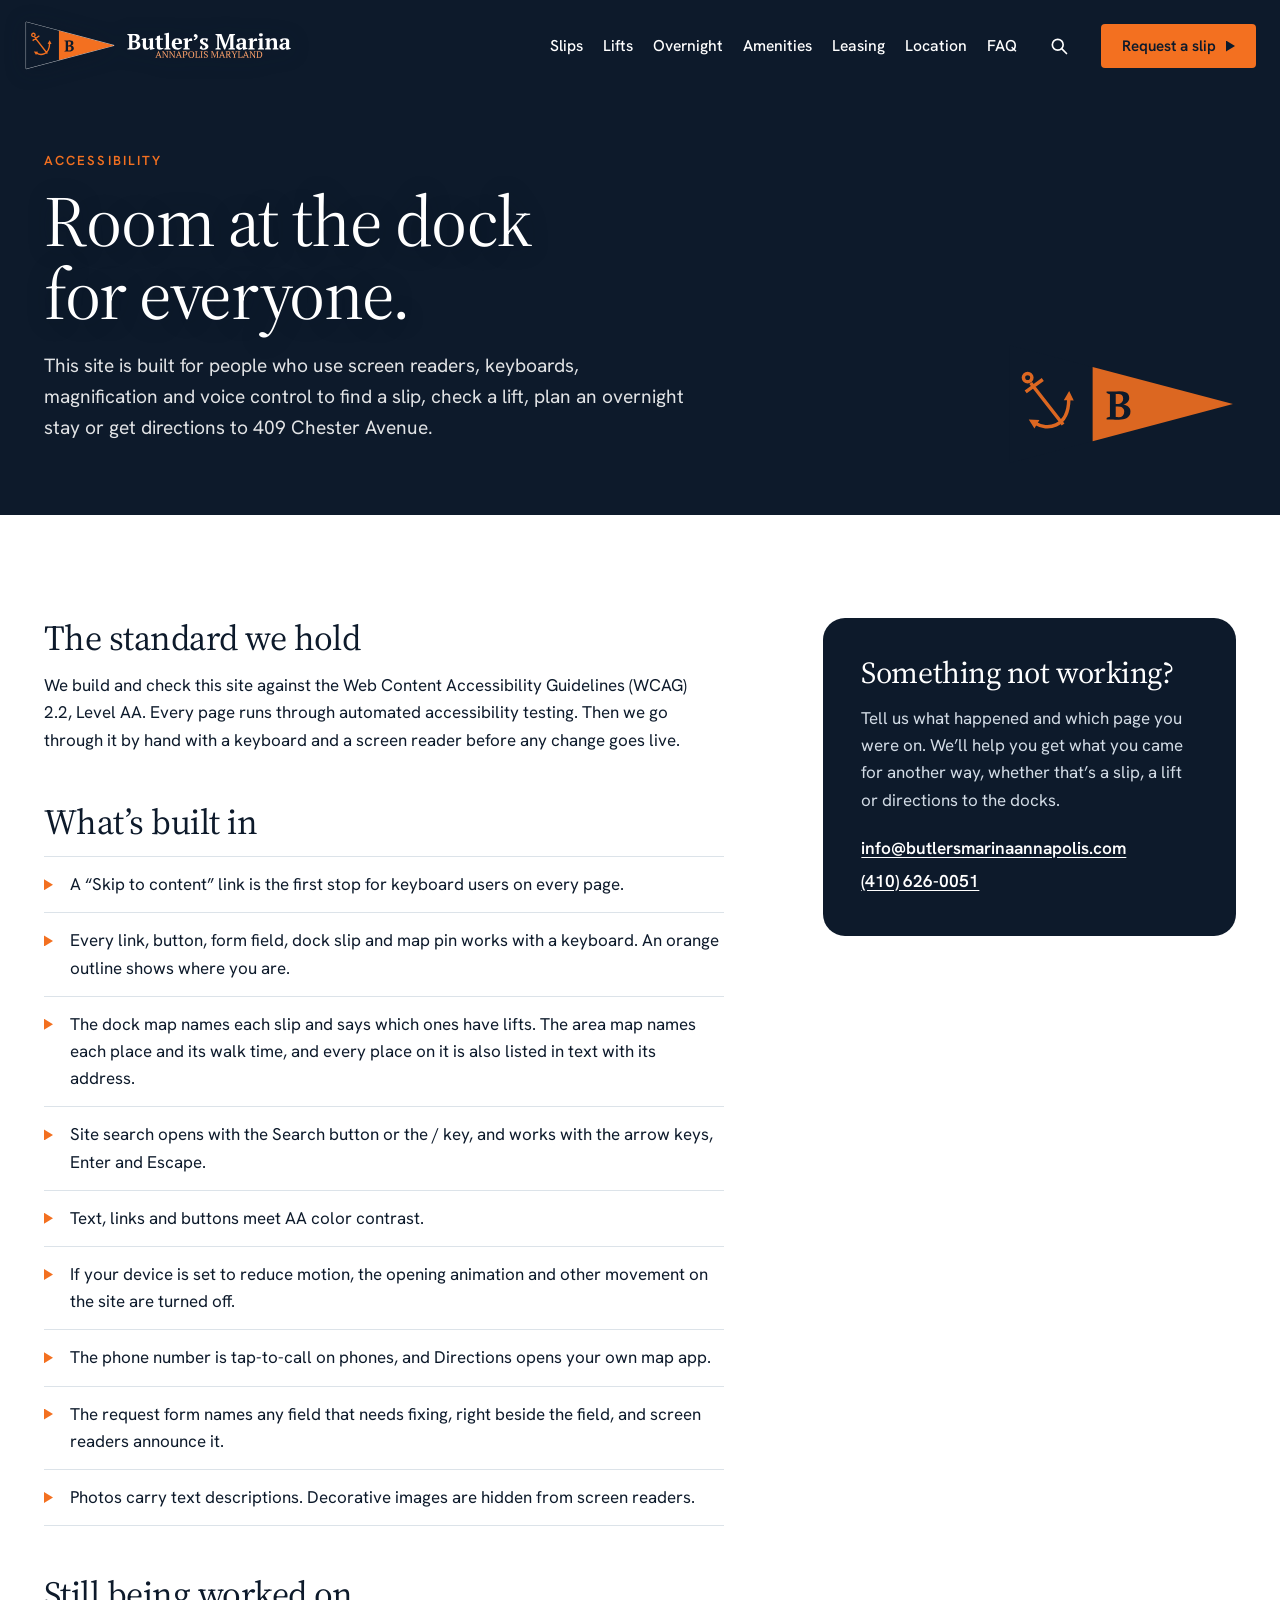
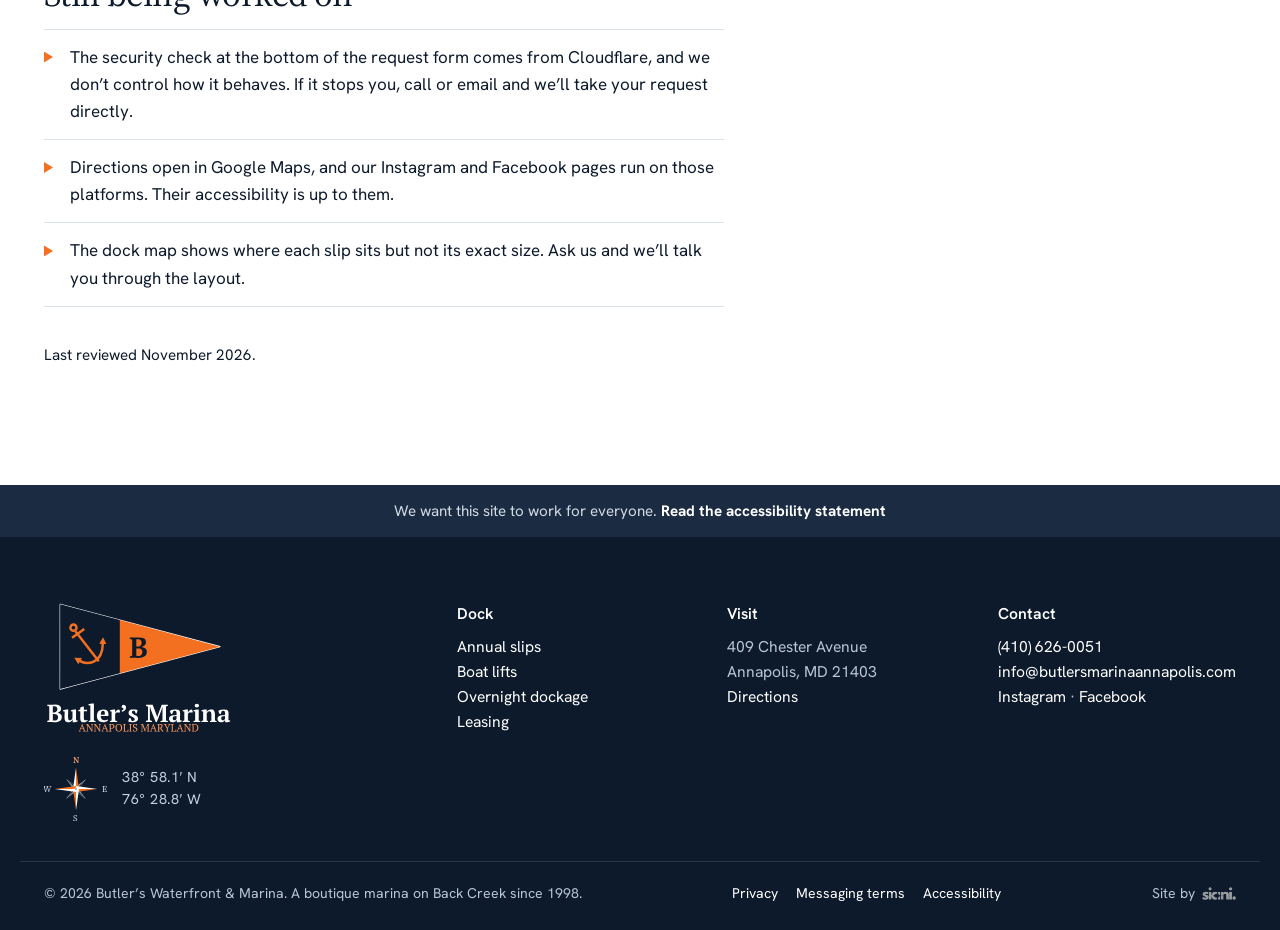
<file: accessibility/index.html>
<!doctype html>
<html lang="en" data-sv="d64ce9d7">
<head>
  <meta charset="utf-8">
  <meta name="viewport" content="width=device-width, initial-scale=1, viewport-fit=cover">
  <title>Accessibility statement | Butler's Marina</title>
  <meta name="description" content="How the Butler&#8217;s Marina website meets WCAG 2.2 AA, what&#8217;s built in, what&#8217;s still being worked on, and how to reach us if something doesn&#8217;t work.">
  <link rel="canonical" href="https://butlersmarinaannapolis.com/accessibility/">
  <meta property="og:type" content="website">
  <meta property="og:site_name" content="Butler's Marina">
  <meta property="og:title" content="Accessibility statement | Butler's Marina">
  <meta property="og:description" content="How the Butler&#8217;s Marina website meets WCAG 2.2 AA, what&#8217;s built in, what&#8217;s still being worked on, and how to reach us if something doesn&#8217;t work.">
  <meta property="og:url" content="https://butlersmarinaannapolis.com/accessibility/">
  <meta property="og:image" content="https://butlersmarinaannapolis.com/assets/img/share-logo.png">
  <meta property="og:image:width" content="1200">
  <meta property="og:image:height" content="630">
  <meta name="twitter:card" content="summary_large_image">
  <meta name="twitter:image" content="https://butlersmarinaannapolis.com/assets/img/share-logo.png">
  <meta name="theme-color" content="#0D1A2B">
  <link rel="icon" href="../assets/img/burgee.svg" type="image/svg+xml">
  <link rel="icon" href="../assets/img/favicon-64.png" type="image/png" sizes="64x64">
  <link rel="apple-touch-icon" href="../assets/img/apple-touch-icon.png">
  <link rel="preload" href="../assets/fonts/hanken.woff2" as="font" type="font/woff2" crossorigin>
  <link rel="preload" href="../assets/fonts/source-serif.woff2" as="font" type="font/woff2" crossorigin>
  <link rel="stylesheet" href="../styles.css?v=68037ca1">
  <script>
    (function () {
      // once per visit: marked as seen the moment it shows, in a cookie and in storage, so any page after it skips it
      var d = document.documentElement, seen = /(^|; )bm_splash=1/.test(document.cookie);
      try { seen = seen || sessionStorage.getItem("bm-splash") === "1" || Date.now() - (+localStorage.getItem("bm-splash-at") || 0) < 432e5; } catch (e) {}
      if (seen || window.matchMedia("(prefers-reduced-motion: reduce)").matches) return;
      document.cookie = "bm_splash=1; path=/; max-age=43200; SameSite=Lax";
      try { sessionStorage.setItem("bm-splash", "1"); localStorage.setItem("bm-splash-at", String(Date.now())); } catch (e) {}
      d.classList.add("splash-on");
    })();
  </script>
  
</head>
<body>
<a class="skip" href="#main">Skip to content</a>

<div class="splash" id="splash" aria-hidden="true">
  <div class="splash__inner">
    <div class="splash__flag"><img src="../assets/img/burgee.svg" width="304" height="166" alt=""></div>
    <img class="splash__word" src="../assets/img/wordmark.svg" width="348" height="62" alt="">
  </div>
</div>

<header class="bar" id="top">
  <a class="brand" href="../" aria-label="Butler's Marina, home">
    <svg class="logo" aria-hidden="true" focusable="false" viewBox="-3 -3 907.8 172"><g transform="translate(-100 -87)"><path class="lg-edge" d="M104 91L400 169.5L104 248Z"/><path class="lg-hoist" d="M104 91L214.5 120.3L214.5 218.7L104 248Z"/><path class="lg-fly" d="M214.5 120.3L400 169.5L214.5 218.7Z"/><path class="lg-anchor-s" d="M132.6 141.4L175.4 196.6M126 153.2L148.6 136.8M139.6 195.4C153 204 182.5 202 183 163M123 134.3a5.6 5.6 0 1 0 11.2 0a5.6 5.6 0 1 0 -11.2 0"/><path class="lg-anchor" d="M130.09 189.87L144.22 190.45L140.07 197.58L137.58 201.86ZM183.48 152.01L189.53 164.79L181.29 164.43L176.34 164.21Z"/><path class="lg-b" d="M233 190V187.98Q234.01 187.39 235.15 186.97Q236.3 186.54 237.36 186.43V156.32Q236.3 156.11 235.13 155.71Q233.96 155.31 233 154.78V152.75H241.57Q243.59 152.75 245.4 152.59Q247.21 152.43 249.55 152.43Q252.1 152.43 254.5 152.81Q256.89 153.18 258.75 154.14Q260.62 155.09 261.73 156.82Q262.85 158.55 262.85 161.27Q262.85 162.97 262.24 164.43Q261.63 165.9 260.54 167.01Q259.45 168.13 257.98 168.88Q256.52 169.62 254.82 169.94V170.15Q256.52 170.37 258.25 170.95Q259.98 171.54 261.36 172.65Q262.74 173.77 263.62 175.45Q264.5 177.12 264.5 179.41Q264.5 182.28 263.22 184.36Q261.95 186.43 259.79 187.77Q257.64 189.1 254.87 189.71Q252.1 190.32 249.12 190.32Q248.01 190.32 246.67 190.27Q245.34 190.21 244.01 190.16Q242.68 190.11 241.43 190.05Q240.18 190 239.33 190ZM249.07 186.86Q252.42 186.86 254.34 184.87Q256.25 182.87 256.25 179.57Q256.25 177.55 255.61 176.25Q254.98 174.94 253.86 174.17Q252.74 173.4 251.2 173.11Q249.65 172.81 247.85 172.81H245.03V186.49Q245.77 186.65 246.6 186.75Q247.42 186.86 249.07 186.86ZM246.73 169.35Q247.63 169.35 248.54 169.27Q249.44 169.2 250.24 169.09Q252.32 168.24 253.59 166.45Q254.87 164.67 254.87 162.38Q254.87 159.03 253.11 157.46Q251.36 155.89 248.59 155.89Q247.42 155.89 246.57 155.95Q245.72 156 245.03 156.11V169.35Z"/></g><g transform="translate(338 32.78) scale(1.62) translate(-76 -270)"><path class="lg-word" d="M80 309V307.26Q80.87 306.76 81.85 306.39Q82.83 306.03 83.75 305.94V280.06Q82.83 279.88 81.83 279.54Q80.82 279.2 80 278.74V277H87.36Q89.1 277 90.65 276.86Q92.21 276.73 94.22 276.73Q96.41 276.73 98.47 277.05Q100.52 277.37 102.12 278.19Q103.72 279.01 104.68 280.5Q105.64 281.98 105.64 284.32Q105.64 285.78 105.12 287.04Q104.59 288.29 103.66 289.25Q102.72 290.21 101.46 290.85Q100.2 291.49 98.74 291.77V291.95Q100.2 292.13 101.69 292.64Q103.18 293.14 104.36 294.1Q105.55 295.06 106.31 296.5Q107.06 297.94 107.06 299.9Q107.06 302.37 105.96 304.15Q104.87 305.94 103.02 307.08Q101.16 308.22 98.79 308.75Q96.41 309.27 93.85 309.27Q92.89 309.27 91.75 309.23Q90.61 309.18 89.46 309.14Q88.32 309.09 87.25 309.05Q86.17 309 85.44 309ZM93.81 306.3Q96.68 306.3 98.33 304.59Q99.98 302.87 99.98 300.04Q99.98 298.3 99.43 297.18Q98.88 296.06 97.92 295.4Q96.96 294.74 95.63 294.49Q94.31 294.24 92.75 294.24H90.33V305.98Q90.97 306.12 91.68 306.21Q92.39 306.3 93.81 306.3ZM91.79 291.26Q92.57 291.26 93.35 291.2Q94.12 291.13 94.81 291.04Q96.59 290.3 97.69 288.77Q98.79 287.24 98.79 285.28Q98.79 282.4 97.28 281.05Q95.77 279.7 93.39 279.7Q92.39 279.7 91.66 279.74Q90.93 279.79 90.33 279.88V291.26ZM112 299.95Q112 297.07 112.14 294.6Q112.27 292.13 112.27 289.39L109.26 289.02V287.24Q109.99 286.97 111.06 286.69Q112.14 286.42 113.28 286.21Q114.42 286.01 115.5 285.85Q116.57 285.69 117.3 285.6H118.86Q118.86 289.02 118.72 292.34Q118.58 295.65 118.58 298.85Q118.58 302.6 119.34 304.25Q120.09 305.89 122.15 305.89Q123.56 305.89 124.77 304.82Q125.99 303.74 126.76 301.37V289.39L123.79 289.02V287.24Q124.48 286.97 125.51 286.69Q126.53 286.42 127.65 286.21Q128.77 286.01 129.87 285.85Q130.97 285.69 131.79 285.6H133.35V305.75L136.36 306.12V307.72Q135.72 307.99 134.76 308.27Q133.8 308.54 132.75 308.79Q131.7 309.05 130.67 309.21Q129.64 309.37 128.82 309.46H127.27L126.95 304.02H126.76Q126.53 304.98 125.94 305.96Q125.35 306.94 124.41 307.74Q123.47 308.54 122.19 309.05Q120.91 309.55 119.36 309.55Q117.62 309.55 116.27 309.11Q114.92 308.68 113.96 307.58Q113 306.49 112.5 304.63Q112 302.78 112 299.95ZM137.55 287.24Q139.29 286.14 141.21 285.69V281.98Q141.48 281.71 142.15 281.46Q142.81 281.21 143.56 281Q144.32 280.8 145.05 280.61Q145.78 280.43 146.24 280.34H147.79V286.14H153.82V289.02H147.79V300.86Q147.79 303.7 148.5 304.79Q149.21 305.89 150.85 305.89Q151.68 305.89 152.7 305.78Q153.73 305.66 154.6 305.34L154.92 306.85Q154.51 307.26 153.71 307.72Q152.91 308.18 151.88 308.59Q150.85 309 149.64 309.27Q148.43 309.55 147.11 309.55Q144.13 309.55 142.67 307.99Q141.21 306.44 141.21 302.97V289.02H137.55ZM169.46 309H156.84V307.22Q158.35 306.49 159.86 306.12V278.42L156.38 278.05V276.27Q156.98 276 158.03 275.72Q159.08 275.45 160.29 275.24Q161.5 275.04 162.72 274.88Q163.93 274.72 164.89 274.62H166.44V306.12Q167.95 306.49 169.46 307.22ZM192.82 305.16Q192.45 305.94 191.65 306.74Q190.85 307.54 189.69 308.15Q188.52 308.77 186.99 309.16Q185.46 309.55 183.67 309.55Q180.84 309.55 178.65 308.7Q176.45 307.86 174.99 306.28Q173.53 304.7 172.77 302.51Q172.02 300.31 172.02 297.57Q172.02 291.72 175.08 288.66Q178.14 285.6 183.58 285.6Q185.91 285.6 187.95 286.24Q189.98 286.88 191.33 288.34Q192.68 289.8 193.21 292.18Q193.73 294.56 193.14 297.98H179.1Q179.15 301.59 180.95 303.74Q182.76 305.89 186.28 305.89Q187.79 305.89 189.41 305.43Q191.03 304.98 191.95 304.25ZM183.4 288.2Q182.49 288.2 181.78 288.52Q181.07 288.84 180.54 289.69Q180.02 290.53 179.7 291.97Q179.38 293.41 179.24 295.61H186.6Q186.92 292.04 186.19 290.12Q185.46 288.2 183.4 288.2ZM208.4 291.4Q207.86 291.68 207.12 292.32Q206.39 292.96 205.8 294.42V306.12Q206.71 306.21 207.63 306.46Q208.54 306.71 209.46 307.22V309H196.2V307.22Q197.02 306.76 197.75 306.53Q198.49 306.3 199.22 306.12V289.39L196.2 289.02V287.24Q196.93 286.92 198.01 286.65Q199.08 286.37 200.22 286.17Q201.37 285.96 202.44 285.82Q203.51 285.69 204.25 285.6H205.8V291.68H205.98Q206.35 290.67 207.06 289.57Q207.76 288.48 208.72 287.56Q209.68 286.65 210.83 286.1Q211.97 285.55 213.2 285.6Q213.71 286.24 214.07 287.4Q214.44 288.57 214.67 289.62V291.4ZM217.68 287.97Q219.47 287.52 220.47 286.37Q221.48 285.23 221.39 284Q220.79 283.26 219.9 282.83Q219.01 282.4 218 282.08Q217.78 281.25 217.94 280.41Q218.1 279.56 218.55 278.85Q219.01 278.14 219.63 277.64Q220.24 277.14 220.88 277.05Q221.8 277.09 222.71 277.44Q223.63 277.78 224.34 278.4Q225.04 279.01 225.48 279.95Q225.91 280.89 225.91 282.17Q225.91 283.4 225.36 284.68Q224.82 285.96 223.83 287.06Q222.85 288.16 221.48 288.96Q220.11 289.76 218.51 290.08ZM242.09 304.02Q242.09 302.83 241.25 301.96Q240.4 301.09 239.15 300.36Q237.89 299.63 236.4 298.9Q234.92 298.17 233.66 297.18Q232.4 296.2 231.56 294.88Q230.71 293.55 230.71 291.63Q230.71 290.26 231.35 289.14Q231.99 288.02 233.09 287.24Q234.19 286.46 235.72 286.03Q237.25 285.6 239.03 285.6Q241.5 285.6 243.63 285.98Q245.75 286.37 247.35 287.06Q247.17 288.52 246.62 290.19Q246.07 291.86 245.57 293.23H244.01L242.09 288.57Q241.55 288.34 240.95 288.27Q240.36 288.2 239.63 288.2Q238.25 288.2 237.55 289Q236.84 289.8 236.84 290.81Q236.84 291.95 237.68 292.8Q238.53 293.64 239.79 294.37Q241.04 295.1 242.53 295.83Q244.01 296.57 245.27 297.5Q246.53 298.44 247.37 299.72Q248.22 301 248.22 302.78Q248.22 305.94 245.66 307.74Q243.1 309.55 238.8 309.55Q236.61 309.55 234.28 309.09Q231.95 308.63 230.26 307.81Q230.35 306.17 231.03 304.47Q231.72 302.78 232.5 301.46H234.05L236.29 306.44Q236.79 306.81 237.41 306.87Q238.03 306.94 238.57 306.94Q239.9 306.94 241 306.17Q242.09 305.39 242.09 304.02ZM303.49 309H289.82V307.26Q290.73 306.81 291.6 306.49Q292.47 306.17 293.47 305.94V286.83L293.7 281.48H293.34L291.83 286.37L283.01 309H280.9L272.13 286.56L270.48 281.21H270.07L270.12 287.01V305.75Q270.98 305.94 272.04 306.35Q273.09 306.76 274 307.26V309H262.85V307.26Q263.58 306.9 264.65 306.39Q265.73 305.89 266.69 305.71V280.06Q265.77 279.88 264.74 279.56Q263.72 279.24 262.94 278.74V277H275.33L282.32 295.61L283.65 299.99H283.69L285.06 295.51L292.19 277H303.53V278.74Q302.75 279.2 301.86 279.54Q300.97 279.88 300.06 280.06V305.98Q301.02 306.17 301.91 306.53Q302.8 306.9 303.49 307.26ZM325.93 302.37Q325.93 303.38 325.95 304.11Q325.98 304.84 326.07 305.66L329.22 306.12V307.72Q328.67 307.99 327.74 308.27Q326.8 308.54 325.77 308.79Q324.74 309.05 323.74 309.21Q322.73 309.37 321.95 309.46H320.4Q319.94 308.41 319.85 307.35Q319.76 306.3 319.71 304.79H319.49Q319.26 305.71 318.71 306.55Q318.16 307.4 317.31 308.06Q316.47 308.73 315.33 309.14Q314.18 309.55 312.77 309.55Q311.26 309.55 309.98 309.09Q308.7 308.63 307.74 307.81Q306.78 306.99 306.23 305.82Q305.68 304.66 305.68 303.19Q305.68 301.14 306.46 299.81Q307.23 298.49 308.9 297.64Q310.57 296.79 313.2 296.38Q315.83 295.97 319.58 295.79Q319.94 291.86 319.26 290.03Q318.57 288.2 316.29 288.2Q314.87 288.2 313.68 288.66L311.53 294.14H309.52Q309.15 293.6 308.81 292.89Q308.47 292.18 308.17 291.38Q307.87 290.58 307.67 289.76Q307.46 288.93 307.37 288.16Q309.11 286.97 311.85 286.28Q314.59 285.6 317.66 285.6Q320.26 285.6 321.91 286.17Q323.55 286.74 324.49 287.72Q325.43 288.7 325.79 290.03Q326.16 291.36 326.16 292.86Q326.16 295.61 326.04 297.82Q325.93 300.04 325.93 302.37ZM315.65 305.89Q316.61 305.89 317.29 305.53Q317.98 305.16 318.46 304.66Q318.94 304.15 319.19 303.56Q319.44 302.97 319.58 302.51V297.94Q317.43 297.98 316.06 298.21Q314.69 298.44 313.91 298.97Q313.13 299.49 312.83 300.29Q312.54 301.09 312.54 302.23Q312.54 303.97 313.36 304.93Q314.18 305.89 315.65 305.89ZM343.16 291.4Q342.62 291.68 341.88 292.32Q341.15 292.96 340.56 294.42V306.12Q341.47 306.21 342.39 306.46Q343.3 306.71 344.22 307.22V309H330.96V307.22Q331.78 306.76 332.51 306.53Q333.24 306.3 333.98 306.12V289.39L330.96 289.02V287.24Q331.69 286.92 332.76 286.65Q333.84 286.37 334.98 286.17Q336.12 285.96 337.2 285.82Q338.27 285.69 339 285.6H340.56V291.68H340.74Q341.11 290.67 341.82 289.57Q342.52 288.48 343.48 287.56Q344.44 286.65 345.59 286.1Q346.73 285.55 347.96 285.6Q348.47 286.24 348.83 287.4Q349.2 288.57 349.43 289.62V291.4ZM363.64 309H351.03V307.22Q351.71 306.85 352.44 306.6Q353.17 306.35 354.04 306.12V289.39L351.03 289.02V287.24Q351.71 286.97 352.74 286.69Q353.77 286.42 354.91 286.21Q356.05 286.01 357.15 285.85Q358.25 285.69 359.07 285.6H360.63V306.12Q361.54 306.35 362.27 306.6Q363 306.85 363.64 307.22ZM353.27 278.65Q353.27 277.05 354.36 276.13Q355.46 275.22 357.2 275.22Q358.93 275.22 360.03 276.13Q361.13 277.05 361.13 278.65Q361.13 280.2 360.03 281.12Q358.93 282.03 357.2 282.03Q355.46 282.03 354.36 281.12Q353.27 280.2 353.27 278.65ZM393.68 309H381.56V307.22Q382.16 306.9 382.73 306.65Q383.3 306.39 384.08 306.12V295.38Q384.08 292.5 383.25 290.88Q382.43 289.25 380.33 289.25Q378.59 289.25 377.33 290.37Q376.08 291.49 375.44 293.41V306.12Q376.17 306.3 376.74 306.55Q377.31 306.81 377.95 307.22V309H365.84V307.22Q366.98 306.62 368.85 306.12V289.39L365.84 289.02V287.24Q366.43 286.97 367.39 286.72Q368.35 286.46 369.47 286.24Q370.59 286.01 371.76 285.85Q372.92 285.69 373.88 285.6H375.44V290.3H375.48Q376.44 288.38 378.36 286.99Q380.28 285.6 383.02 285.6Q384.81 285.6 386.22 286.03Q387.64 286.46 388.62 287.56Q389.61 288.66 390.13 290.51Q390.66 292.36 390.66 295.19V306.12Q392.49 306.44 393.68 307.22ZM415.71 302.37Q415.71 303.38 415.73 304.11Q415.75 304.84 415.85 305.66L419 306.12V307.72Q418.45 307.99 417.51 308.27Q416.58 308.54 415.55 308.79Q414.52 309.05 413.51 309.21Q412.51 309.37 411.73 309.46H410.18Q409.72 308.41 409.63 307.35Q409.54 306.3 409.49 304.79H409.26Q409.03 305.71 408.49 306.55Q407.94 307.4 407.09 308.06Q406.25 308.73 405.1 309.14Q403.96 309.55 402.54 309.55Q401.04 309.55 399.76 309.09Q398.48 308.63 397.52 307.81Q396.56 306.99 396.01 305.82Q395.46 304.66 395.46 303.19Q395.46 301.14 396.24 299.81Q397.01 298.49 398.68 297.64Q400.35 296.79 402.98 296.38Q405.61 295.97 409.35 295.79Q409.72 291.86 409.03 290.03Q408.35 288.2 406.06 288.2Q404.65 288.2 403.46 288.66L401.31 294.14H399.3Q398.93 293.6 398.59 292.89Q398.25 292.18 397.95 291.38Q397.65 290.58 397.45 289.76Q397.24 288.93 397.15 288.16Q398.89 286.97 401.63 286.28Q404.37 285.6 407.43 285.6Q410.04 285.6 411.69 286.17Q413.33 286.74 414.27 287.72Q415.21 288.7 415.57 290.03Q415.94 291.36 415.94 292.86Q415.94 295.61 415.82 297.82Q415.71 300.04 415.71 302.37ZM405.42 305.89Q406.38 305.89 407.07 305.53Q407.75 305.16 408.23 304.66Q408.71 304.15 408.97 303.56Q409.22 302.97 409.35 302.51V297.94Q407.21 297.98 405.83 298.21Q404.46 298.44 403.69 298.97Q402.91 299.49 402.61 300.29Q402.32 301.09 402.32 302.23Q402.32 303.97 403.14 304.93Q403.96 305.89 405.42 305.89Z"/><path class="lg-tag" d="M142.36 326.5H138V325.93Q138.71 325.62 139.41 325.46L144.39 312.51H144.96L149.93 325.46Q150.32 325.54 150.7 325.64Q151.09 325.73 151.42 325.93V326.5H146.39V325.93Q146.78 325.77 147.2 325.65Q147.61 325.54 148 325.46L146.67 321.86H141.97L140.67 325.46Q141.5 325.58 142.36 325.93ZM142.36 320.84H146.33L144.78 316.67L144.41 314.98H144.37L143.88 316.71ZM160.99 312.74H165.24V313.31Q164.41 313.86 163.63 314.1V326.74H162.51L155.37 315.91L154.61 314.38H154.55L154.72 315.91V325.24Q155.53 325.46 156.24 325.93V326.5H151.99V325.93Q152.35 325.71 152.75 325.55Q153.15 325.38 153.6 325.24V313.98Q153.21 313.82 152.83 313.65Q152.44 313.47 152.11 313.29V312.74H155.43L161.62 322.08L162.52 323.77H162.6L162.51 322.08V314.1Q162.09 313.92 161.71 313.73Q161.33 313.53 160.99 313.31ZM175.38 312.74H179.62V313.31Q178.8 313.86 178.01 314.1V326.74H176.89L169.76 315.91L168.99 314.38H168.93L169.11 315.91V325.24Q169.91 325.46 170.62 325.93V326.5H166.38V325.93Q166.73 325.71 167.13 325.55Q167.54 325.38 167.99 325.24V313.98Q167.59 313.82 167.21 313.65Q166.83 313.47 166.49 313.29V312.74H169.82L176.01 322.08L176.91 323.77H176.99L176.89 322.08V314.1Q176.48 313.92 176.09 313.73Q175.71 313.53 175.38 313.31ZM184.55 326.5H180.19V325.93Q180.9 325.62 181.61 325.46L186.58 312.51H187.15L192.12 325.46Q192.51 325.54 192.9 325.64Q193.28 325.73 193.61 325.93V326.5H188.58V325.93Q188.98 325.77 189.39 325.65Q189.8 325.54 190.19 325.46L188.86 321.86H184.16L182.86 325.46Q183.69 325.58 184.55 325.93ZM184.55 320.84H188.52L186.97 316.67L186.6 314.98H186.56L186.07 316.71ZM197.68 325.46Q198.21 325.52 198.68 325.65Q199.15 325.77 199.57 325.93V326.5H194.18V325.93Q194.58 325.73 194.99 325.64Q195.4 325.54 195.79 325.46V313.81Q195.34 313.73 194.95 313.6Q194.56 313.47 194.18 313.31V312.74H195.95Q196.74 312.74 197.66 312.67Q198.58 312.59 199.43 312.59Q200.39 312.59 201.32 312.79Q202.24 313 202.96 313.49Q203.67 313.98 204.12 314.8Q204.56 315.61 204.56 316.83Q204.56 317.99 204.11 318.82Q203.65 319.64 202.9 320.17Q202.14 320.7 201.18 320.95Q200.22 321.19 199.19 321.19Q199.1 321.19 198.89 321.19Q198.68 321.19 198.45 321.18Q198.21 321.17 198 321.15Q197.78 321.14 197.68 321.12ZM199.02 313.61Q198.55 313.61 198.25 313.63Q197.96 313.65 197.68 313.71V320.07Q197.78 320.11 197.97 320.12Q198.15 320.13 198.36 320.15Q198.57 320.17 198.76 320.17Q198.96 320.17 199.08 320.17Q199.76 320.17 200.37 319.99Q200.98 319.8 201.44 319.39Q201.91 318.97 202.18 318.34Q202.46 317.72 202.46 316.83Q202.46 315.22 201.54 314.41Q200.63 313.61 199.02 313.61ZM206.37 319.62Q206.37 318.09 206.79 316.78Q207.21 315.48 208.01 314.52Q208.8 313.57 209.96 313.04Q211.12 312.51 212.6 312.51Q214.07 312.51 215.23 313.04Q216.39 313.57 217.18 314.52Q217.98 315.48 218.4 316.78Q218.83 318.09 218.83 319.62Q218.83 321.15 218.4 322.46Q217.98 323.77 217.18 324.72Q216.39 325.67 215.23 326.21Q214.07 326.74 212.6 326.74Q211.12 326.74 209.96 326.21Q208.8 325.67 208.01 324.72Q207.21 323.77 206.79 322.46Q206.37 321.15 206.37 319.62ZM208.47 319.62Q208.47 320.88 208.73 321.99Q209 323.1 209.53 323.93Q210.06 324.75 210.87 325.23Q211.67 325.71 212.77 325.71Q213.78 325.71 214.52 325.23Q215.27 324.75 215.75 323.93Q216.23 323.1 216.48 321.99Q216.72 320.88 216.72 319.62Q216.72 318.36 216.47 317.25Q216.21 316.14 215.68 315.32Q215.15 314.49 214.35 314.01Q213.54 313.53 212.44 313.53Q211.36 313.53 210.6 314.01Q209.84 314.49 209.37 315.32Q208.9 316.14 208.69 317.25Q208.47 318.36 208.47 319.62ZM220.44 312.74H225.82V313.31Q225.35 313.49 224.88 313.62Q224.41 313.75 223.93 313.81V325.48H228.45L229.61 322.31H230.12Q230.18 322.73 230.23 323.27Q230.28 323.81 230.31 324.39Q230.34 324.97 230.34 325.52Q230.34 326.07 230.32 326.5H220.44V325.93Q220.91 325.71 221.3 325.62Q221.69 325.52 222.05 325.46V313.81Q221.6 313.73 221.18 313.6Q220.77 313.47 220.44 313.31ZM236.63 326.5H231.6V325.93Q232.37 325.58 233.17 325.46V313.81Q232.78 313.73 232.38 313.6Q231.99 313.47 231.6 313.31V312.74H236.63V313.31Q236.28 313.47 235.86 313.6Q235.45 313.73 235.06 313.81V325.46Q235.47 325.54 235.88 325.65Q236.3 325.77 236.63 325.93ZM240.52 325.14Q240.76 325.38 241.13 325.55Q241.5 325.71 242.25 325.71Q242.88 325.71 243.43 325.55Q243.98 325.38 244.38 325.06Q244.78 324.73 245.02 324.27Q245.26 323.81 245.26 323.22Q245.26 322.43 244.77 321.9Q244.29 321.37 243.58 320.96Q242.86 320.55 242.01 320.15Q241.17 319.76 240.45 319.22Q239.73 318.68 239.25 317.92Q238.77 317.17 238.77 316.03Q238.77 315.2 239.07 314.55Q239.36 313.9 239.9 313.45Q240.44 313 241.19 312.75Q241.94 312.51 242.86 312.51Q244.06 312.51 245.05 312.7Q246.04 312.88 246.61 313.16Q246.61 313.49 246.56 313.93Q246.51 314.38 246.45 314.85Q246.38 315.32 246.3 315.76Q246.22 316.2 246.14 316.54H245.63L244.84 313.84Q244.49 313.69 243.95 313.61Q243.41 313.53 242.8 313.53Q241.8 313.53 241.19 314.09Q240.58 314.65 240.58 315.65Q240.58 316.46 241.06 317.01Q241.54 317.56 242.27 317.99Q243 318.42 243.83 318.83Q244.67 319.23 245.39 319.76Q246.12 320.29 246.6 321.02Q247.08 321.74 247.08 322.83Q247.08 323.71 246.76 324.44Q246.44 325.16 245.83 325.67Q245.22 326.19 244.33 326.46Q243.45 326.74 242.33 326.74Q241.09 326.74 240.11 326.44Q239.13 326.15 238.71 325.81Q238.73 325.48 238.78 325.01Q238.83 324.53 238.9 324.03Q238.97 323.53 239.05 323.06Q239.13 322.59 239.2 322.26H239.71ZM269.33 326.5H264.46V325.93Q264.85 325.77 265.24 325.66Q265.63 325.56 266.05 325.46V316.62L266.13 314.32H265.97L265.32 316.42L261.29 326.5H260.78L256.95 316.42L256.24 314.12H256.06L256.08 316.62V325.46Q256.46 325.54 256.83 325.65Q257.2 325.77 257.58 325.93V326.5H253.47V325.93Q253.84 325.77 254.25 325.65Q254.65 325.52 255.06 325.44V313.81Q254.65 313.73 254.25 313.6Q253.84 313.47 253.45 313.31V312.74H257.48L260.9 321.72L261.57 323.75H261.59L262.25 321.69L265.79 312.74H269.35V313.31Q269 313.47 268.62 313.6Q268.25 313.73 267.86 313.81V325.48Q268.27 325.56 268.63 325.66Q269 325.77 269.33 325.93ZM274.28 326.5H269.92V325.93Q270.63 325.62 271.33 325.46L276.31 312.51H276.88L281.85 325.46Q282.24 325.54 282.62 325.64Q283.01 325.73 283.34 325.93V326.5H278.31V325.93Q278.7 325.77 279.12 325.65Q279.53 325.54 279.92 325.46L278.58 321.86H273.89L272.59 325.46Q273.42 325.58 274.28 325.93ZM274.28 320.84H278.25L276.7 316.67L276.33 314.98H276.29L275.79 316.71ZM287.41 325.46Q287.86 325.56 288.27 325.66Q288.69 325.77 289.08 325.93V326.5H283.91V325.93Q284.34 325.73 284.74 325.64Q285.13 325.54 285.52 325.46V313.81Q285.01 313.71 284.62 313.58Q284.22 313.45 283.91 313.31V312.74H285.64Q286.43 312.74 287.36 312.67Q288.29 312.59 289.18 312.59Q290.14 312.59 290.98 312.8Q291.81 313.02 292.42 313.49Q293.03 313.96 293.37 314.69Q293.72 315.42 293.72 316.44Q293.72 317.87 292.96 318.82Q292.2 319.76 290.91 320.17Q291.75 321.51 292.67 322.83Q293.6 324.14 294.6 325.44L295.66 326.01V326.5H293.28L292.54 325.95Q291.99 325.26 291.54 324.6Q291.08 323.95 290.69 323.27Q290.3 322.59 289.95 321.89Q289.61 321.19 289.26 320.41H287.41ZM288.74 313.61Q288.27 313.61 287.97 313.63Q287.66 313.65 287.41 313.71V319.58H288.82Q290.18 319.58 290.98 318.72Q291.77 317.85 291.77 316.44Q291.77 314.98 290.93 314.3Q290.08 313.61 288.74 313.61ZM304.19 312.74H308.51V313.31Q307.77 313.69 307.02 313.81L303.31 320.64V325.46Q304.07 325.56 304.8 325.93V326.5H299.81V325.93Q300.52 325.58 301.42 325.46V320.66L297.45 313.81Q297 313.73 296.61 313.6Q296.23 313.47 295.86 313.31V312.74H301.07V313.31Q300.77 313.43 300.4 313.56Q300.02 313.69 299.55 313.81L302.78 319.58L305.8 313.81Q305.35 313.71 304.95 313.58Q304.54 313.45 304.19 313.31ZM309.08 312.74H314.47V313.31Q314 313.49 313.52 313.62Q313.05 313.75 312.58 313.81V325.48H317.1L318.26 322.31H318.77Q318.83 322.73 318.88 323.27Q318.93 323.81 318.96 324.39Q318.99 324.97 318.99 325.52Q318.99 326.07 318.97 326.5H309.08V325.93Q309.56 325.71 309.95 325.62Q310.34 325.52 310.7 325.46V313.81Q310.24 313.73 309.83 313.6Q309.42 313.47 309.08 313.31ZM323.66 326.5H319.3V325.93Q320.01 325.62 320.72 325.46L325.69 312.51H326.26L331.23 325.46Q331.62 325.54 332.01 325.64Q332.39 325.73 332.72 325.93V326.5H327.69V325.93Q328.09 325.77 328.5 325.65Q328.91 325.54 329.3 325.46L327.97 321.86H323.27L321.97 325.46Q322.8 325.58 323.66 325.93ZM323.66 320.84H327.63L326.08 316.67L325.71 314.98H325.67L325.18 316.71ZM342.29 312.74H346.54V313.31Q345.71 313.86 344.93 314.1V326.74H343.81L336.67 315.91L335.91 314.38H335.85L336.03 315.91V325.24Q336.83 325.46 337.54 325.93V326.5H333.29V325.93Q333.65 325.71 334.05 325.55Q334.45 325.38 334.91 325.24V313.98Q334.51 313.82 334.13 313.65Q333.75 313.47 333.41 313.29V312.74H336.73L342.92 322.08L343.83 323.77H343.91L343.81 322.08V314.1Q343.39 313.92 343.01 313.73Q342.63 313.53 342.29 313.31ZM347.68 326.5V325.93Q348.37 325.62 349.29 325.46V313.81Q348.84 313.71 348.43 313.58Q348.01 313.45 347.68 313.31V312.74H349.68Q350.02 312.74 350.47 312.72Q350.92 312.7 351.4 312.68Q351.88 312.65 352.33 312.62Q352.77 312.59 353.06 312.59Q356.4 312.59 358.2 314.38Q360 316.16 360 319.45Q360 321 359.56 322.32Q359.12 323.65 358.21 324.61Q357.31 325.58 355.92 326.13Q354.54 326.68 352.65 326.68Q352.36 326.68 351.98 326.65Q351.61 326.62 351.2 326.59Q350.78 326.56 350.36 326.53Q349.94 326.5 349.57 326.5ZM352.79 313.61Q352.28 313.61 351.81 313.62Q351.33 313.63 351.06 313.69V325.6Q351.16 325.62 351.41 325.63Q351.67 325.64 351.96 325.65Q352.26 325.65 352.52 325.65Q352.79 325.65 352.91 325.65Q354.26 325.65 355.21 325.14Q356.15 324.63 356.75 323.78Q357.35 322.92 357.62 321.8Q357.9 320.68 357.9 319.45Q357.9 318.48 357.63 317.45Q357.37 316.42 356.77 315.56Q356.17 314.71 355.19 314.16Q354.2 313.61 352.79 313.61Z"/></g></svg>
  </a>
  <nav id="nav" class="bar__nav" aria-label="Main">
    <a href="../slips/">Slips</a>
    <a href="../lifts/">Lifts</a>
    <a href="../overnight/">Overnight</a>
    <a href="../amenities/">Amenities</a>
    <a href="../leasing/">Leasing</a>
    <a href="../location/">Location</a>
    <a href="../faq/">FAQ</a>
    <a class="bar__navphone" href="tel:+14106260051">Call (410) 626-0051</a>
  </nav>
  <button class="bar__search" type="button" aria-label="Search the site" aria-controls="srch" aria-expanded="false" data-search-open><svg viewBox="0 0 24 24" width="22" height="22" aria-hidden="true"><circle cx="10.5" cy="10.5" r="6.5" fill="none" stroke="currentColor" stroke-width="2"/><path d="M15.5 15.5L21 21" stroke="currentColor" stroke-width="2" stroke-linecap="round"/></svg><span>Search</span></button>
  <a class="bar__call" href="tel:+14106260051">(410) 626-0051</a>
  <a class="btn btn--signal bar__cta" href="../contact/">Request a slip</a>
  <button class="bar__menu" type="button" aria-expanded="false" aria-controls="nav"><span class="sr">Menu</span><span class="bar__lines" aria-hidden="true"></span></button>
</header>

<div class="srch" id="srch" hidden>
  <div class="srch__scrim" data-search-close></div>
  <div class="srch__panel" role="dialog" aria-modal="true" aria-label="Search the site">
    <div class="srch__inner">
      <form class="srch__form" role="search" onsubmit="return false">
        <svg viewBox="0 0 24 24" width="22" height="22" aria-hidden="true"><circle cx="10.5" cy="10.5" r="6.5" fill="none" stroke="currentColor" stroke-width="2"/><path d="M15.5 15.5L21 21" stroke="currentColor" stroke-width="2" stroke-linecap="round"/></svg>
        <label class="sr" for="srchQ">Search the site</label>
        <input id="srchQ" type="search" placeholder="Search slips, lifts, rates, places" autocomplete="off" spellcheck="false" aria-controls="srchList" aria-autocomplete="list">
        <button class="srch__close" type="button" data-search-close aria-label="Close search">Close</button>
      </form>
      <ul class="srch__list" id="srchList" role="listbox" aria-label="Results"></ul>
      <p class="srch__empty" id="srchEmpty" hidden>Nothing matches that. Call (410) 626-0051 and we&#8217;ll help.</p>
      <p class="srch__hint" id="srchHint">Try <button type="button" data-q="electric">electric</button>, <button type="button" data-q="lift">lift</button>, <button type="button" data-q="winter">winter</button>, <button type="button" data-q="parking">parking</button> or <button type="button" data-q="State House">State House</button>.</p>
      <a id="siteRoot" href="../" hidden></a>
    </div>
  </div>
</div>

<main id="main">
<section class="phero phero--navy" aria-labelledby="page-title">
  <img class="phero__mark" src="../assets/img/burgee.svg" width="304" height="166" alt="">
  <div class="wrap phero__inner">
    <p class="phero__kicker">Accessibility</p><h1 id="page-title">Room at the dock for everyone.</h1>
    <p class="phero__sub">This site is built for people who use screen readers, keyboards, magnification and voice control to find a slip, check a lift, plan an overnight stay or get directions to 409 Chester Avenue.</p>
  </div>
</section>

<section class="a11y" aria-label="Accessibility statement">
  <div class="wrap a11y__grid">
    <div class="a11y__body">
      <h2 id="standard">The standard we hold</h2>
      <p>We build and check this site against the Web Content Accessibility Guidelines (WCAG) 2.2, Level AA. Every page runs through automated accessibility testing. Then we go through it by hand with a keyboard and a screen reader before any change goes live.</p>

      <h2 id="built-in">What&#8217;s built in</h2>
      <ul class="a11y__list">
        <li>A &#8220;Skip to content&#8221; link is the first stop for keyboard users on every page.</li>
        <li>Every link, button, form field, dock slip and map pin works with a keyboard. An orange outline shows where you are.</li>
        <li>The dock map names each slip and says which ones have lifts. The area map names each place and its walk time, and every place on it is also listed in text with its address.</li>
        <li>Site search opens with the Search button or the / key, and works with the arrow keys, Enter and Escape.</li>
        <li>Text, links and buttons meet AA color contrast.</li>
        <li>If your device is set to reduce motion, the opening animation and other movement on the site are turned off.</li>
        <li>The phone number is tap-to-call on phones, and Directions opens your own map app.</li>
        <li>The request form names any field that needs fixing, right beside the field, and screen readers announce it.</li>
        <li>Photos carry text descriptions. Decorative images are hidden from screen readers.</li>
      </ul>

      <h2 id="in-progress">Still being worked on</h2>
      <ul class="a11y__list">
        <li>The security check at the bottom of the request form comes from Cloudflare, and we don&#8217;t control how it behaves. If it stops you, call or email and we&#8217;ll take your request directly.</li>
        <li>Directions open in Google Maps, and our Instagram and Facebook pages run on those platforms. Their accessibility is up to them.</li>
        <li>The dock map shows where each slip sits but not its exact size. Ask us and we&#8217;ll talk you through the layout.</li>
      </ul>
      <p class="a11y__date">Last reviewed November 2026.</p>
    </div>

    <aside class="a11y__help" aria-labelledby="help-title">
      <h2 id="help-title">Something not working?</h2>
      <p>Tell us what happened and which page you were on. We&#8217;ll help you get what you came for another way, whether that&#8217;s a slip, a lift or directions to the docks.</p>
      <p class="a11y__contact"><a href="mailto:info@butlersmarinaannapolis.com?subject=Accessibility%20on%20butlersmarinaannapolis.com">info@butlersmarinaannapolis.com</a><br><a href="tel:+14106260051">(410) 626-0051</a></p>
    </aside>
  </div>
</section>

</main>

<nav class="dock-bar" aria-label="Quick actions">
  <a href="tel:+14106260051">Call</a>
  <a href="https://www.google.com/maps/dir/?api=1&amp;destination=409+Chester+Avenue+Annapolis+MD+21403" target="_blank" rel="noopener">Directions</a>
  <a class="dock-bar__main" href="../contact/">Request a slip</a>
</nav>

<footer class="foot">
  <p class="foot__a11y">We want this site to work for everyone. <a href="../accessibility/">Read the accessibility statement</a></p>
  <div class="wrap foot__grid">
    <div class="foot__brand">
      <img class="foot__logo" src="../assets/img/logo-light.svg" width="352" height="248" alt="Butler's Marina, Annapolis Maryland">
      <p class="foot__fix"><svg class="foot__compass" viewBox="-60 -60 120 120" aria-hidden="true"><g class="compass" aria-hidden="true"><path class="compass__d1" d="M17.5 -17.5L0.0 0.0L-2.8 -2.8Z"/><path class="compass__d2" d="M17.5 -17.5L0.0 0.0L2.8 2.8Z"/><path class="compass__d1" d="M17.5 17.5L0.0 0.0L2.8 -2.8Z"/><path class="compass__d2" d="M17.5 17.5L0.0 0.0L-2.8 2.8Z"/><path class="compass__d1" d="M-17.5 17.5L0.0 0.0L2.8 2.8Z"/><path class="compass__d2" d="M-17.5 17.5L0.0 0.0L-2.8 -2.8Z"/><path class="compass__d1" d="M-17.5 -17.5L0.0 0.0L-2.8 2.8Z"/><path class="compass__d2" d="M-17.5 -17.5L0.0 0.0L2.8 -2.8Z"/><path class="compass__a" d="M0.0 -40.0L0.0 0.0L-5.6 -0.0Z"/><path class="compass__b" d="M0.0 -40.0L0.0 0.0L5.6 -0.0Z"/><path class="compass__a" d="M40.0 -0.0L0.0 0.0L0.0 -5.6Z"/><path class="compass__b" d="M40.0 -0.0L0.0 0.0L0.0 5.6Z"/><path class="compass__a" d="M0.0 40.0L0.0 0.0L5.6 -0.0Z"/><path class="compass__b" d="M0.0 40.0L0.0 0.0L-5.6 0.0Z"/><path class="compass__a" d="M-40.0 0.0L0.0 0.0L0.0 5.6Z"/><path class="compass__b" d="M-40.0 0.0L0.0 0.0L-0.0 -5.6Z"/><circle class="compass__hub" cx="0.0" cy="0.0" r="2.0"/><text class="compass__l compass__n" x="0.0" y="-53.6" font-size="16.0" text-anchor="middle" dominant-baseline="central">N</text><text class="compass__l" x="53.6" y="-0.0" font-size="16.0" text-anchor="middle" dominant-baseline="central">E</text><text class="compass__l" x="0.0" y="53.6" font-size="16.0" text-anchor="middle" dominant-baseline="central">S</text><text class="compass__l" x="-53.6" y="0.0" font-size="16.0" text-anchor="middle" dominant-baseline="central">W</text></g></svg><span>38&#176; 58.1&#8242; N<br>76&#176; 28.8&#8242; W</span></p>
    </div>
    <div>
      <p class="foot__h">Dock</p>
      <p><a href="../slips/">Annual slips</a><br><a href="../lifts/">Boat lifts</a><br><a href="../overnight/">Overnight dockage</a><br><a href="../leasing/">Leasing</a></p>
    </div>
    <div>
      <p class="foot__h">Visit</p>
      <p>409 Chester Avenue<br>Annapolis, MD 21403<br><a href="https://www.google.com/maps/dir/?api=1&amp;destination=409+Chester+Avenue+Annapolis+MD+21403" target="_blank" rel="noopener">Directions</a></p>
    </div>
    <div>
      <p class="foot__h">Contact</p>
      <p><a href="tel:+14106260051">(410) 626-0051</a><br><a href="mailto:info@butlersmarinaannapolis.com">info@butlersmarinaannapolis.com</a><br><a href="https://www.instagram.com/butlers_marina" target="_blank" rel="noopener">Instagram</a> &#183; <a href="https://www.facebook.com/butlersmarina" target="_blank" rel="noopener">Facebook</a></p>
    </div>
  </div>
  <div class="wrap foot__base">
    <span>&#169; <span id="yr">2026</span> Butler&#8217;s Waterfront &amp; Marina. A boutique marina on Back Creek since 1998.</span>
    <span class="foot__legal"><a href="../privacy/">Privacy</a><a href="../tc/">Messaging terms</a><a href="../accessibility/">Accessibility</a></span>
    <span class="by-sc">Site by <img src="../assets/img/siani-creates.png" alt="Siani Creates" width="35" height="13"></span>
  </div>
</footer>

<script src="../script.js?v=42042fff" defer></script>
</body>
</html>
</file>
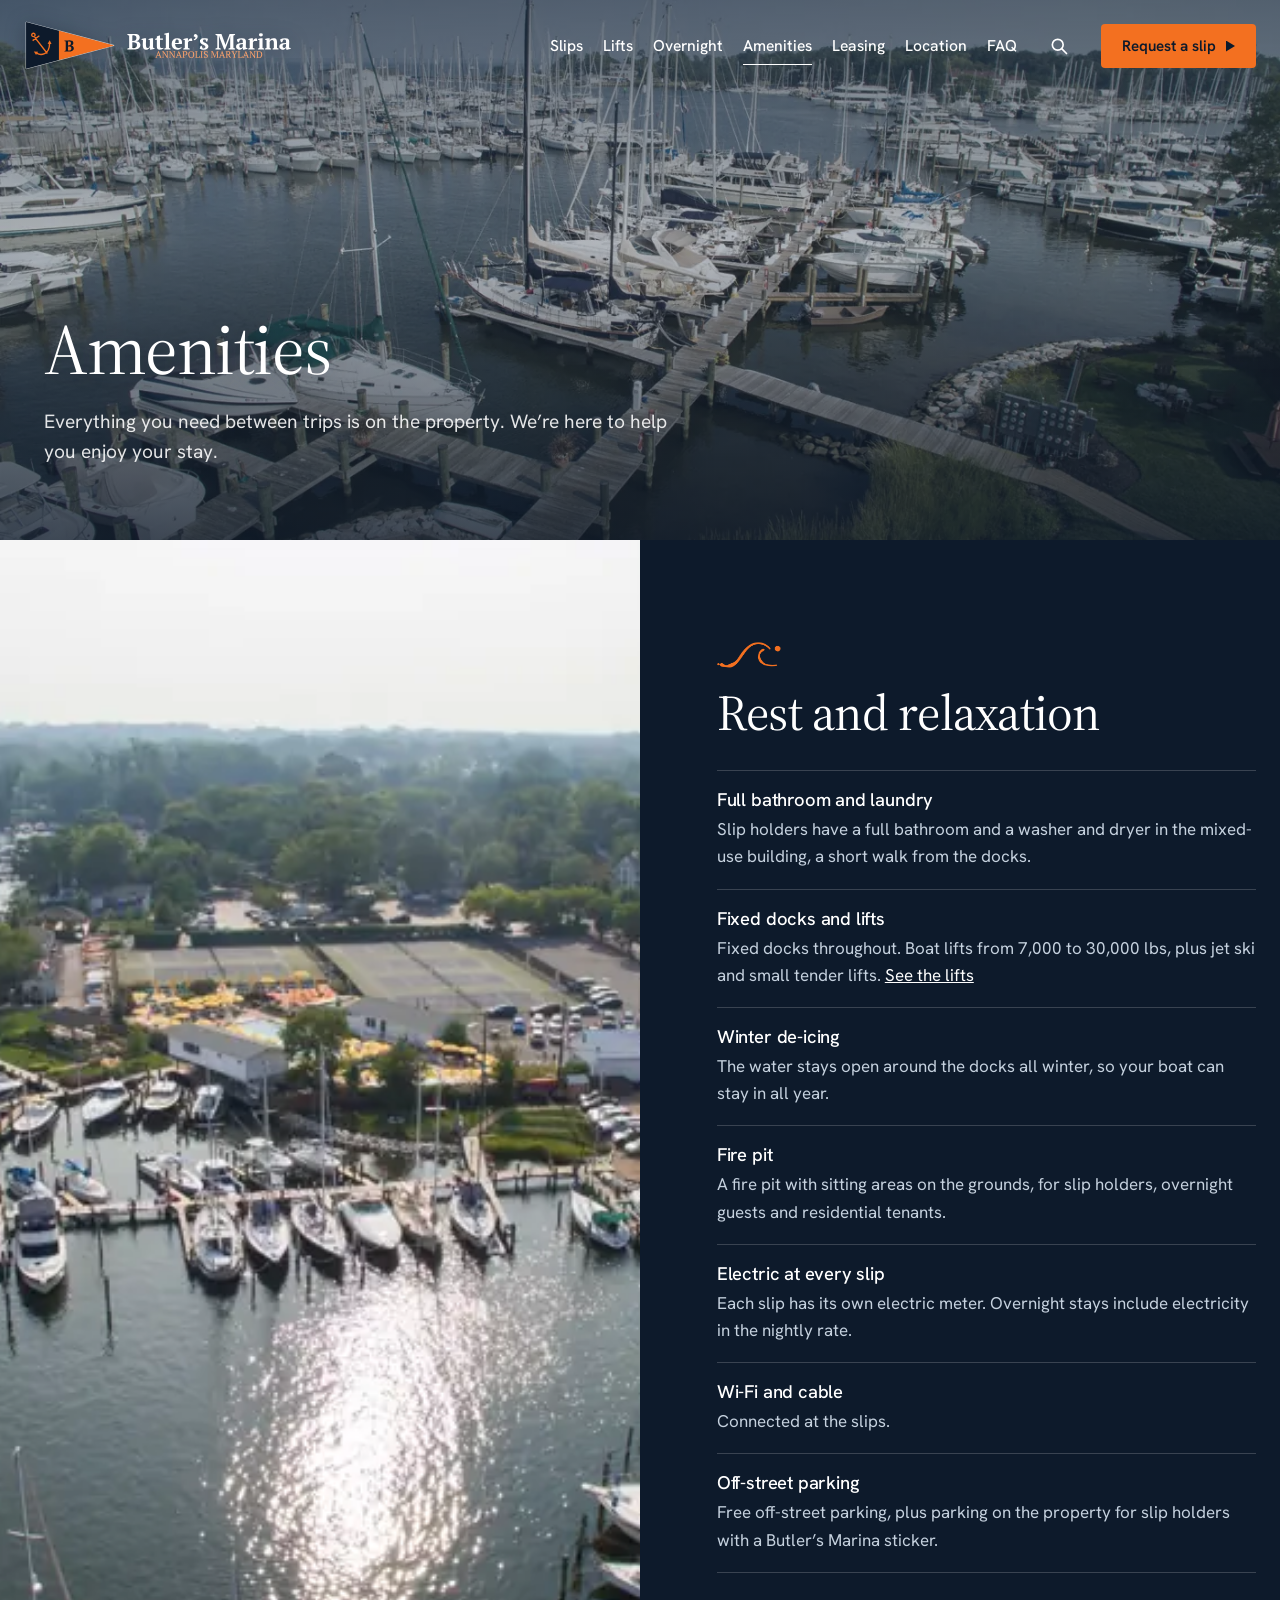
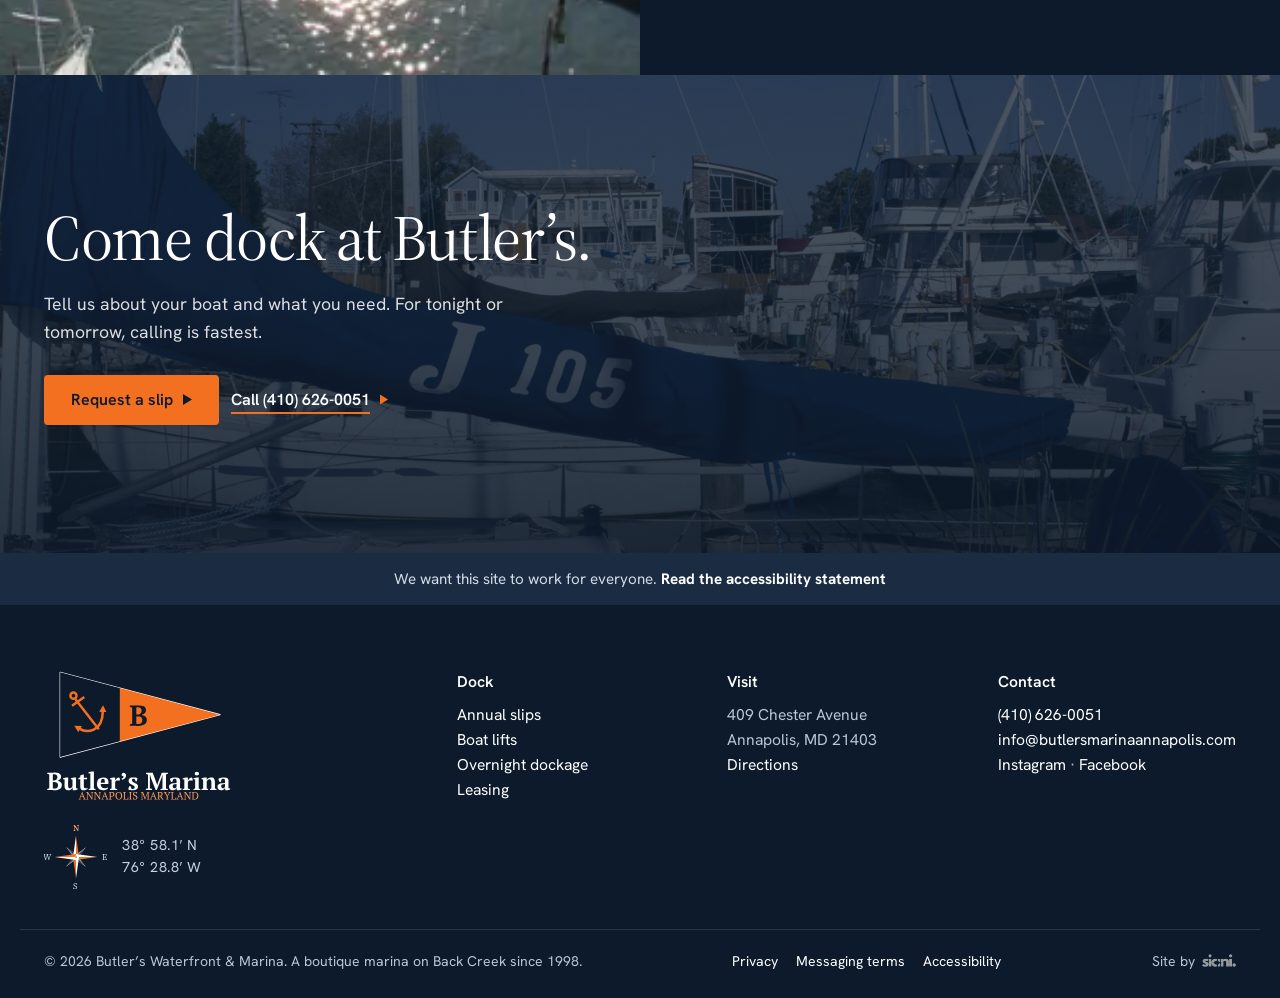
<file: amenities/index.html>
<!doctype html>
<html lang="en" data-sv="d64ce9d7">
<head>
  <meta charset="utf-8">
  <meta name="viewport" content="width=device-width, initial-scale=1, viewport-fit=cover">
  <title>Marina amenities in Eastport, Annapolis | Butler's Marina</title>
  <meta name="description" content="Bathroom and laundry, fixed docks and lifts, electric metered at each slip, winter de-icing, a fire pit, Wi-Fi and free off-street parking.">
  <link rel="canonical" href="https://butlersmarinaannapolis.com/amenities/">
  <meta property="og:type" content="website">
  <meta property="og:site_name" content="Butler's Marina">
  <meta property="og:title" content="Marina amenities in Eastport, Annapolis | Butler's Marina">
  <meta property="og:description" content="Bathroom and laundry, fixed docks and lifts, electric metered at each slip, winter de-icing, a fire pit, Wi-Fi and free off-street parking.">
  <meta property="og:url" content="https://butlersmarinaannapolis.com/amenities/">
  <meta property="og:image" content="https://butlersmarinaannapolis.com/assets/og/amenities.jpg">
  <meta property="og:image:width" content="1200">
  <meta property="og:image:height" content="630">
  <meta name="twitter:card" content="summary_large_image">
  <meta name="twitter:image" content="https://butlersmarinaannapolis.com/assets/og/amenities.jpg">
  <meta name="theme-color" content="#0D1A2B">
  <link rel="icon" href="../assets/img/burgee.svg" type="image/svg+xml">
  <link rel="icon" href="../assets/img/favicon-64.png" type="image/png" sizes="64x64">
  <link rel="apple-touch-icon" href="../assets/img/apple-touch-icon.png">
  <link rel="preload" href="../assets/fonts/hanken.woff2" as="font" type="font/woff2" crossorigin>
  <link rel="preload" href="../assets/fonts/source-serif.woff2" as="font" type="font/woff2" crossorigin>
  <link rel="stylesheet" href="../styles.css?v=68037ca1">
  <script>
    (function () {
      // once per visit: marked as seen the moment it shows, in a cookie and in storage, so any page after it skips it
      var d = document.documentElement, seen = /(^|; )bm_splash=1/.test(document.cookie);
      try { seen = seen || sessionStorage.getItem("bm-splash") === "1" || Date.now() - (+localStorage.getItem("bm-splash-at") || 0) < 432e5; } catch (e) {}
      if (seen || window.matchMedia("(prefers-reduced-motion: reduce)").matches) return;
      document.cookie = "bm_splash=1; path=/; max-age=43200; SameSite=Lax";
      try { sessionStorage.setItem("bm-splash", "1"); localStorage.setItem("bm-splash-at", String(Date.now())); } catch (e) {}
      d.classList.add("splash-on");
    })();
  </script>
  
</head>
<body>
<a class="skip" href="#main">Skip to content</a>

<div class="splash" id="splash" aria-hidden="true">
  <div class="splash__inner">
    <div class="splash__flag"><img src="../assets/img/burgee.svg" width="304" height="166" alt=""></div>
    <img class="splash__word" src="../assets/img/wordmark.svg" width="348" height="62" alt="">
  </div>
</div>

<header class="bar" id="top">
  <a class="brand" href="../" aria-label="Butler's Marina, home">
    <svg class="logo" aria-hidden="true" focusable="false" viewBox="-3 -3 907.8 172"><g transform="translate(-100 -87)"><path class="lg-edge" d="M104 91L400 169.5L104 248Z"/><path class="lg-hoist" d="M104 91L214.5 120.3L214.5 218.7L104 248Z"/><path class="lg-fly" d="M214.5 120.3L400 169.5L214.5 218.7Z"/><path class="lg-anchor-s" d="M132.6 141.4L175.4 196.6M126 153.2L148.6 136.8M139.6 195.4C153 204 182.5 202 183 163M123 134.3a5.6 5.6 0 1 0 11.2 0a5.6 5.6 0 1 0 -11.2 0"/><path class="lg-anchor" d="M130.09 189.87L144.22 190.45L140.07 197.58L137.58 201.86ZM183.48 152.01L189.53 164.79L181.29 164.43L176.34 164.21Z"/><path class="lg-b" d="M233 190V187.98Q234.01 187.39 235.15 186.97Q236.3 186.54 237.36 186.43V156.32Q236.3 156.11 235.13 155.71Q233.96 155.31 233 154.78V152.75H241.57Q243.59 152.75 245.4 152.59Q247.21 152.43 249.55 152.43Q252.1 152.43 254.5 152.81Q256.89 153.18 258.75 154.14Q260.62 155.09 261.73 156.82Q262.85 158.55 262.85 161.27Q262.85 162.97 262.24 164.43Q261.63 165.9 260.54 167.01Q259.45 168.13 257.98 168.88Q256.52 169.62 254.82 169.94V170.15Q256.52 170.37 258.25 170.95Q259.98 171.54 261.36 172.65Q262.74 173.77 263.62 175.45Q264.5 177.12 264.5 179.41Q264.5 182.28 263.22 184.36Q261.95 186.43 259.79 187.77Q257.64 189.1 254.87 189.71Q252.1 190.32 249.12 190.32Q248.01 190.32 246.67 190.27Q245.34 190.21 244.01 190.16Q242.68 190.11 241.43 190.05Q240.18 190 239.33 190ZM249.07 186.86Q252.42 186.86 254.34 184.87Q256.25 182.87 256.25 179.57Q256.25 177.55 255.61 176.25Q254.98 174.94 253.86 174.17Q252.74 173.4 251.2 173.11Q249.65 172.81 247.85 172.81H245.03V186.49Q245.77 186.65 246.6 186.75Q247.42 186.86 249.07 186.86ZM246.73 169.35Q247.63 169.35 248.54 169.27Q249.44 169.2 250.24 169.09Q252.32 168.24 253.59 166.45Q254.87 164.67 254.87 162.38Q254.87 159.03 253.11 157.46Q251.36 155.89 248.59 155.89Q247.42 155.89 246.57 155.95Q245.72 156 245.03 156.11V169.35Z"/></g><g transform="translate(338 32.78) scale(1.62) translate(-76 -270)"><path class="lg-word" d="M80 309V307.26Q80.87 306.76 81.85 306.39Q82.83 306.03 83.75 305.94V280.06Q82.83 279.88 81.83 279.54Q80.82 279.2 80 278.74V277H87.36Q89.1 277 90.65 276.86Q92.21 276.73 94.22 276.73Q96.41 276.73 98.47 277.05Q100.52 277.37 102.12 278.19Q103.72 279.01 104.68 280.5Q105.64 281.98 105.64 284.32Q105.64 285.78 105.12 287.04Q104.59 288.29 103.66 289.25Q102.72 290.21 101.46 290.85Q100.2 291.49 98.74 291.77V291.95Q100.2 292.13 101.69 292.64Q103.18 293.14 104.36 294.1Q105.55 295.06 106.31 296.5Q107.06 297.94 107.06 299.9Q107.06 302.37 105.96 304.15Q104.87 305.94 103.02 307.08Q101.16 308.22 98.79 308.75Q96.41 309.27 93.85 309.27Q92.89 309.27 91.75 309.23Q90.61 309.18 89.46 309.14Q88.32 309.09 87.25 309.05Q86.17 309 85.44 309ZM93.81 306.3Q96.68 306.3 98.33 304.59Q99.98 302.87 99.98 300.04Q99.98 298.3 99.43 297.18Q98.88 296.06 97.92 295.4Q96.96 294.74 95.63 294.49Q94.31 294.24 92.75 294.24H90.33V305.98Q90.97 306.12 91.68 306.21Q92.39 306.3 93.81 306.3ZM91.79 291.26Q92.57 291.26 93.35 291.2Q94.12 291.13 94.81 291.04Q96.59 290.3 97.69 288.77Q98.79 287.24 98.79 285.28Q98.79 282.4 97.28 281.05Q95.77 279.7 93.39 279.7Q92.39 279.7 91.66 279.74Q90.93 279.79 90.33 279.88V291.26ZM112 299.95Q112 297.07 112.14 294.6Q112.27 292.13 112.27 289.39L109.26 289.02V287.24Q109.99 286.97 111.06 286.69Q112.14 286.42 113.28 286.21Q114.42 286.01 115.5 285.85Q116.57 285.69 117.3 285.6H118.86Q118.86 289.02 118.72 292.34Q118.58 295.65 118.58 298.85Q118.58 302.6 119.34 304.25Q120.09 305.89 122.15 305.89Q123.56 305.89 124.77 304.82Q125.99 303.74 126.76 301.37V289.39L123.79 289.02V287.24Q124.48 286.97 125.51 286.69Q126.53 286.42 127.65 286.21Q128.77 286.01 129.87 285.85Q130.97 285.69 131.79 285.6H133.35V305.75L136.36 306.12V307.72Q135.72 307.99 134.76 308.27Q133.8 308.54 132.75 308.79Q131.7 309.05 130.67 309.21Q129.64 309.37 128.82 309.46H127.27L126.95 304.02H126.76Q126.53 304.98 125.94 305.96Q125.35 306.94 124.41 307.74Q123.47 308.54 122.19 309.05Q120.91 309.55 119.36 309.55Q117.62 309.55 116.27 309.11Q114.92 308.68 113.96 307.58Q113 306.49 112.5 304.63Q112 302.78 112 299.95ZM137.55 287.24Q139.29 286.14 141.21 285.69V281.98Q141.48 281.71 142.15 281.46Q142.81 281.21 143.56 281Q144.32 280.8 145.05 280.61Q145.78 280.43 146.24 280.34H147.79V286.14H153.82V289.02H147.79V300.86Q147.79 303.7 148.5 304.79Q149.21 305.89 150.85 305.89Q151.68 305.89 152.7 305.78Q153.73 305.66 154.6 305.34L154.92 306.85Q154.51 307.26 153.71 307.72Q152.91 308.18 151.88 308.59Q150.85 309 149.64 309.27Q148.43 309.55 147.11 309.55Q144.13 309.55 142.67 307.99Q141.21 306.44 141.21 302.97V289.02H137.55ZM169.46 309H156.84V307.22Q158.35 306.49 159.86 306.12V278.42L156.38 278.05V276.27Q156.98 276 158.03 275.72Q159.08 275.45 160.29 275.24Q161.5 275.04 162.72 274.88Q163.93 274.72 164.89 274.62H166.44V306.12Q167.95 306.49 169.46 307.22ZM192.82 305.16Q192.45 305.94 191.65 306.74Q190.85 307.54 189.69 308.15Q188.52 308.77 186.99 309.16Q185.46 309.55 183.67 309.55Q180.84 309.55 178.65 308.7Q176.45 307.86 174.99 306.28Q173.53 304.7 172.77 302.51Q172.02 300.31 172.02 297.57Q172.02 291.72 175.08 288.66Q178.14 285.6 183.58 285.6Q185.91 285.6 187.95 286.24Q189.98 286.88 191.33 288.34Q192.68 289.8 193.21 292.18Q193.73 294.56 193.14 297.98H179.1Q179.15 301.59 180.95 303.74Q182.76 305.89 186.28 305.89Q187.79 305.89 189.41 305.43Q191.03 304.98 191.95 304.25ZM183.4 288.2Q182.49 288.2 181.78 288.52Q181.07 288.84 180.54 289.69Q180.02 290.53 179.7 291.97Q179.38 293.41 179.24 295.61H186.6Q186.92 292.04 186.19 290.12Q185.46 288.2 183.4 288.2ZM208.4 291.4Q207.86 291.68 207.12 292.32Q206.39 292.96 205.8 294.42V306.12Q206.71 306.21 207.63 306.46Q208.54 306.71 209.46 307.22V309H196.2V307.22Q197.02 306.76 197.75 306.53Q198.49 306.3 199.22 306.12V289.39L196.2 289.02V287.24Q196.93 286.92 198.01 286.65Q199.08 286.37 200.22 286.17Q201.37 285.96 202.44 285.82Q203.51 285.69 204.25 285.6H205.8V291.68H205.98Q206.35 290.67 207.06 289.57Q207.76 288.48 208.72 287.56Q209.68 286.65 210.83 286.1Q211.97 285.55 213.2 285.6Q213.71 286.24 214.07 287.4Q214.44 288.57 214.67 289.62V291.4ZM217.68 287.97Q219.47 287.52 220.47 286.37Q221.48 285.23 221.39 284Q220.79 283.26 219.9 282.83Q219.01 282.4 218 282.08Q217.78 281.25 217.94 280.41Q218.1 279.56 218.55 278.85Q219.01 278.14 219.63 277.64Q220.24 277.14 220.88 277.05Q221.8 277.09 222.71 277.44Q223.63 277.78 224.34 278.4Q225.04 279.01 225.48 279.95Q225.91 280.89 225.91 282.17Q225.91 283.4 225.36 284.68Q224.82 285.96 223.83 287.06Q222.85 288.16 221.48 288.96Q220.11 289.76 218.51 290.08ZM242.09 304.02Q242.09 302.83 241.25 301.96Q240.4 301.09 239.15 300.36Q237.89 299.63 236.4 298.9Q234.92 298.17 233.66 297.18Q232.4 296.2 231.56 294.88Q230.71 293.55 230.71 291.63Q230.71 290.26 231.35 289.14Q231.99 288.02 233.09 287.24Q234.19 286.46 235.72 286.03Q237.25 285.6 239.03 285.6Q241.5 285.6 243.63 285.98Q245.75 286.37 247.35 287.06Q247.17 288.52 246.62 290.19Q246.07 291.86 245.57 293.23H244.01L242.09 288.57Q241.55 288.34 240.95 288.27Q240.36 288.2 239.63 288.2Q238.25 288.2 237.55 289Q236.84 289.8 236.84 290.81Q236.84 291.95 237.68 292.8Q238.53 293.64 239.79 294.37Q241.04 295.1 242.53 295.83Q244.01 296.57 245.27 297.5Q246.53 298.44 247.37 299.72Q248.22 301 248.22 302.78Q248.22 305.94 245.66 307.74Q243.1 309.55 238.8 309.55Q236.61 309.55 234.28 309.09Q231.95 308.63 230.26 307.81Q230.35 306.17 231.03 304.47Q231.72 302.78 232.5 301.46H234.05L236.29 306.44Q236.79 306.81 237.41 306.87Q238.03 306.94 238.57 306.94Q239.9 306.94 241 306.17Q242.09 305.39 242.09 304.02ZM303.49 309H289.82V307.26Q290.73 306.81 291.6 306.49Q292.47 306.17 293.47 305.94V286.83L293.7 281.48H293.34L291.83 286.37L283.01 309H280.9L272.13 286.56L270.48 281.21H270.07L270.12 287.01V305.75Q270.98 305.94 272.04 306.35Q273.09 306.76 274 307.26V309H262.85V307.26Q263.58 306.9 264.65 306.39Q265.73 305.89 266.69 305.71V280.06Q265.77 279.88 264.74 279.56Q263.72 279.24 262.94 278.74V277H275.33L282.32 295.61L283.65 299.99H283.69L285.06 295.51L292.19 277H303.53V278.74Q302.75 279.2 301.86 279.54Q300.97 279.88 300.06 280.06V305.98Q301.02 306.17 301.91 306.53Q302.8 306.9 303.49 307.26ZM325.93 302.37Q325.93 303.38 325.95 304.11Q325.98 304.84 326.07 305.66L329.22 306.12V307.72Q328.67 307.99 327.74 308.27Q326.8 308.54 325.77 308.79Q324.74 309.05 323.74 309.21Q322.73 309.37 321.95 309.46H320.4Q319.94 308.41 319.85 307.35Q319.76 306.3 319.71 304.79H319.49Q319.26 305.71 318.71 306.55Q318.16 307.4 317.31 308.06Q316.47 308.73 315.33 309.14Q314.18 309.55 312.77 309.55Q311.26 309.55 309.98 309.09Q308.7 308.63 307.74 307.81Q306.78 306.99 306.23 305.82Q305.68 304.66 305.68 303.19Q305.68 301.14 306.46 299.81Q307.23 298.49 308.9 297.64Q310.57 296.79 313.2 296.38Q315.83 295.97 319.58 295.79Q319.94 291.86 319.26 290.03Q318.57 288.2 316.29 288.2Q314.87 288.2 313.68 288.66L311.53 294.14H309.52Q309.15 293.6 308.81 292.89Q308.47 292.18 308.17 291.38Q307.87 290.58 307.67 289.76Q307.46 288.93 307.37 288.16Q309.11 286.97 311.85 286.28Q314.59 285.6 317.66 285.6Q320.26 285.6 321.91 286.17Q323.55 286.74 324.49 287.72Q325.43 288.7 325.79 290.03Q326.16 291.36 326.16 292.86Q326.16 295.61 326.04 297.82Q325.93 300.04 325.93 302.37ZM315.65 305.89Q316.61 305.89 317.29 305.53Q317.98 305.16 318.46 304.66Q318.94 304.15 319.19 303.56Q319.44 302.97 319.58 302.51V297.94Q317.43 297.98 316.06 298.21Q314.69 298.44 313.91 298.97Q313.13 299.49 312.83 300.29Q312.54 301.09 312.54 302.23Q312.54 303.97 313.36 304.93Q314.18 305.89 315.65 305.89ZM343.16 291.4Q342.62 291.68 341.88 292.32Q341.15 292.96 340.56 294.42V306.12Q341.47 306.21 342.39 306.46Q343.3 306.71 344.22 307.22V309H330.96V307.22Q331.78 306.76 332.51 306.53Q333.24 306.3 333.98 306.12V289.39L330.96 289.02V287.24Q331.69 286.92 332.76 286.65Q333.84 286.37 334.98 286.17Q336.12 285.96 337.2 285.82Q338.27 285.69 339 285.6H340.56V291.68H340.74Q341.11 290.67 341.82 289.57Q342.52 288.48 343.48 287.56Q344.44 286.65 345.59 286.1Q346.73 285.55 347.96 285.6Q348.47 286.24 348.83 287.4Q349.2 288.57 349.43 289.62V291.4ZM363.64 309H351.03V307.22Q351.71 306.85 352.44 306.6Q353.17 306.35 354.04 306.12V289.39L351.03 289.02V287.24Q351.71 286.97 352.74 286.69Q353.77 286.42 354.91 286.21Q356.05 286.01 357.15 285.85Q358.25 285.69 359.07 285.6H360.63V306.12Q361.54 306.35 362.27 306.6Q363 306.85 363.64 307.22ZM353.27 278.65Q353.27 277.05 354.36 276.13Q355.46 275.22 357.2 275.22Q358.93 275.22 360.03 276.13Q361.13 277.05 361.13 278.65Q361.13 280.2 360.03 281.12Q358.93 282.03 357.2 282.03Q355.46 282.03 354.36 281.12Q353.27 280.2 353.27 278.65ZM393.68 309H381.56V307.22Q382.16 306.9 382.73 306.65Q383.3 306.39 384.08 306.12V295.38Q384.08 292.5 383.25 290.88Q382.43 289.25 380.33 289.25Q378.59 289.25 377.33 290.37Q376.08 291.49 375.44 293.41V306.12Q376.17 306.3 376.74 306.55Q377.31 306.81 377.95 307.22V309H365.84V307.22Q366.98 306.62 368.85 306.12V289.39L365.84 289.02V287.24Q366.43 286.97 367.39 286.72Q368.35 286.46 369.47 286.24Q370.59 286.01 371.76 285.85Q372.92 285.69 373.88 285.6H375.44V290.3H375.48Q376.44 288.38 378.36 286.99Q380.28 285.6 383.02 285.6Q384.81 285.6 386.22 286.03Q387.64 286.46 388.62 287.56Q389.61 288.66 390.13 290.51Q390.66 292.36 390.66 295.19V306.12Q392.49 306.44 393.68 307.22ZM415.71 302.37Q415.71 303.38 415.73 304.11Q415.75 304.84 415.85 305.66L419 306.12V307.72Q418.45 307.99 417.51 308.27Q416.58 308.54 415.55 308.79Q414.52 309.05 413.51 309.21Q412.51 309.37 411.73 309.46H410.18Q409.72 308.41 409.63 307.35Q409.54 306.3 409.49 304.79H409.26Q409.03 305.71 408.49 306.55Q407.94 307.4 407.09 308.06Q406.25 308.73 405.1 309.14Q403.96 309.55 402.54 309.55Q401.04 309.55 399.76 309.09Q398.48 308.63 397.52 307.81Q396.56 306.99 396.01 305.82Q395.46 304.66 395.46 303.19Q395.46 301.14 396.24 299.81Q397.01 298.49 398.68 297.64Q400.35 296.79 402.98 296.38Q405.61 295.97 409.35 295.79Q409.72 291.86 409.03 290.03Q408.35 288.2 406.06 288.2Q404.65 288.2 403.46 288.66L401.31 294.14H399.3Q398.93 293.6 398.59 292.89Q398.25 292.18 397.95 291.38Q397.65 290.58 397.45 289.76Q397.24 288.93 397.15 288.16Q398.89 286.97 401.63 286.28Q404.37 285.6 407.43 285.6Q410.04 285.6 411.69 286.17Q413.33 286.74 414.27 287.72Q415.21 288.7 415.57 290.03Q415.94 291.36 415.94 292.86Q415.94 295.61 415.82 297.82Q415.71 300.04 415.71 302.37ZM405.42 305.89Q406.38 305.89 407.07 305.53Q407.75 305.16 408.23 304.66Q408.71 304.15 408.97 303.56Q409.22 302.97 409.35 302.51V297.94Q407.21 297.98 405.83 298.21Q404.46 298.44 403.69 298.97Q402.91 299.49 402.61 300.29Q402.32 301.09 402.32 302.23Q402.32 303.97 403.14 304.93Q403.96 305.89 405.42 305.89Z"/><path class="lg-tag" d="M142.36 326.5H138V325.93Q138.71 325.62 139.41 325.46L144.39 312.51H144.96L149.93 325.46Q150.32 325.54 150.7 325.64Q151.09 325.73 151.42 325.93V326.5H146.39V325.93Q146.78 325.77 147.2 325.65Q147.61 325.54 148 325.46L146.67 321.86H141.97L140.67 325.46Q141.5 325.58 142.36 325.93ZM142.36 320.84H146.33L144.78 316.67L144.41 314.98H144.37L143.88 316.71ZM160.99 312.74H165.24V313.31Q164.41 313.86 163.63 314.1V326.74H162.51L155.37 315.91L154.61 314.38H154.55L154.72 315.91V325.24Q155.53 325.46 156.24 325.93V326.5H151.99V325.93Q152.35 325.71 152.75 325.55Q153.15 325.38 153.6 325.24V313.98Q153.21 313.82 152.83 313.65Q152.44 313.47 152.11 313.29V312.74H155.43L161.62 322.08L162.52 323.77H162.6L162.51 322.08V314.1Q162.09 313.92 161.71 313.73Q161.33 313.53 160.99 313.31ZM175.38 312.74H179.62V313.31Q178.8 313.86 178.01 314.1V326.74H176.89L169.76 315.91L168.99 314.38H168.93L169.11 315.91V325.24Q169.91 325.46 170.62 325.93V326.5H166.38V325.93Q166.73 325.71 167.13 325.55Q167.54 325.38 167.99 325.24V313.98Q167.59 313.82 167.21 313.65Q166.83 313.47 166.49 313.29V312.74H169.82L176.01 322.08L176.91 323.77H176.99L176.89 322.08V314.1Q176.48 313.92 176.09 313.73Q175.71 313.53 175.38 313.31ZM184.55 326.5H180.19V325.93Q180.9 325.62 181.61 325.46L186.58 312.51H187.15L192.12 325.46Q192.51 325.54 192.9 325.64Q193.28 325.73 193.61 325.93V326.5H188.58V325.93Q188.98 325.77 189.39 325.65Q189.8 325.54 190.19 325.46L188.86 321.86H184.16L182.86 325.46Q183.69 325.58 184.55 325.93ZM184.55 320.84H188.52L186.97 316.67L186.6 314.98H186.56L186.07 316.71ZM197.68 325.46Q198.21 325.52 198.68 325.65Q199.15 325.77 199.57 325.93V326.5H194.18V325.93Q194.58 325.73 194.99 325.64Q195.4 325.54 195.79 325.46V313.81Q195.34 313.73 194.95 313.6Q194.56 313.47 194.18 313.31V312.74H195.95Q196.74 312.74 197.66 312.67Q198.58 312.59 199.43 312.59Q200.39 312.59 201.32 312.79Q202.24 313 202.96 313.49Q203.67 313.98 204.12 314.8Q204.56 315.61 204.56 316.83Q204.56 317.99 204.11 318.82Q203.65 319.64 202.9 320.17Q202.14 320.7 201.18 320.95Q200.22 321.19 199.19 321.19Q199.1 321.19 198.89 321.19Q198.68 321.19 198.45 321.18Q198.21 321.17 198 321.15Q197.78 321.14 197.68 321.12ZM199.02 313.61Q198.55 313.61 198.25 313.63Q197.96 313.65 197.68 313.71V320.07Q197.78 320.11 197.97 320.12Q198.15 320.13 198.36 320.15Q198.57 320.17 198.76 320.17Q198.96 320.17 199.08 320.17Q199.76 320.17 200.37 319.99Q200.98 319.8 201.44 319.39Q201.91 318.97 202.18 318.34Q202.46 317.72 202.46 316.83Q202.46 315.22 201.54 314.41Q200.63 313.61 199.02 313.61ZM206.37 319.62Q206.37 318.09 206.79 316.78Q207.21 315.48 208.01 314.52Q208.8 313.57 209.96 313.04Q211.12 312.51 212.6 312.51Q214.07 312.51 215.23 313.04Q216.39 313.57 217.18 314.52Q217.98 315.48 218.4 316.78Q218.83 318.09 218.83 319.62Q218.83 321.15 218.4 322.46Q217.98 323.77 217.18 324.72Q216.39 325.67 215.23 326.21Q214.07 326.74 212.6 326.74Q211.12 326.74 209.96 326.21Q208.8 325.67 208.01 324.72Q207.21 323.77 206.79 322.46Q206.37 321.15 206.37 319.62ZM208.47 319.62Q208.47 320.88 208.73 321.99Q209 323.1 209.53 323.93Q210.06 324.75 210.87 325.23Q211.67 325.71 212.77 325.71Q213.78 325.71 214.52 325.23Q215.27 324.75 215.75 323.93Q216.23 323.1 216.48 321.99Q216.72 320.88 216.72 319.62Q216.72 318.36 216.47 317.25Q216.21 316.14 215.68 315.32Q215.15 314.49 214.35 314.01Q213.54 313.53 212.44 313.53Q211.36 313.53 210.6 314.01Q209.84 314.49 209.37 315.32Q208.9 316.14 208.69 317.25Q208.47 318.36 208.47 319.62ZM220.44 312.74H225.82V313.31Q225.35 313.49 224.88 313.62Q224.41 313.75 223.93 313.81V325.48H228.45L229.61 322.31H230.12Q230.18 322.73 230.23 323.27Q230.28 323.81 230.31 324.39Q230.34 324.97 230.34 325.52Q230.34 326.07 230.32 326.5H220.44V325.93Q220.91 325.71 221.3 325.62Q221.69 325.52 222.05 325.46V313.81Q221.6 313.73 221.18 313.6Q220.77 313.47 220.44 313.31ZM236.63 326.5H231.6V325.93Q232.37 325.58 233.17 325.46V313.81Q232.78 313.73 232.38 313.6Q231.99 313.47 231.6 313.31V312.74H236.63V313.31Q236.28 313.47 235.86 313.6Q235.45 313.73 235.06 313.81V325.46Q235.47 325.54 235.88 325.65Q236.3 325.77 236.63 325.93ZM240.52 325.14Q240.76 325.38 241.13 325.55Q241.5 325.71 242.25 325.71Q242.88 325.71 243.43 325.55Q243.98 325.38 244.38 325.06Q244.78 324.73 245.02 324.27Q245.26 323.81 245.26 323.22Q245.26 322.43 244.77 321.9Q244.29 321.37 243.58 320.96Q242.86 320.55 242.01 320.15Q241.17 319.76 240.45 319.22Q239.73 318.68 239.25 317.92Q238.77 317.17 238.77 316.03Q238.77 315.2 239.07 314.55Q239.36 313.9 239.9 313.45Q240.44 313 241.19 312.75Q241.94 312.51 242.86 312.51Q244.06 312.51 245.05 312.7Q246.04 312.88 246.61 313.16Q246.61 313.49 246.56 313.93Q246.51 314.38 246.45 314.85Q246.38 315.32 246.3 315.76Q246.22 316.2 246.14 316.54H245.63L244.84 313.84Q244.49 313.69 243.95 313.61Q243.41 313.53 242.8 313.53Q241.8 313.53 241.19 314.09Q240.58 314.65 240.58 315.65Q240.58 316.46 241.06 317.01Q241.54 317.56 242.27 317.99Q243 318.42 243.83 318.83Q244.67 319.23 245.39 319.76Q246.12 320.29 246.6 321.02Q247.08 321.74 247.08 322.83Q247.08 323.71 246.76 324.44Q246.44 325.16 245.83 325.67Q245.22 326.19 244.33 326.46Q243.45 326.74 242.33 326.74Q241.09 326.74 240.11 326.44Q239.13 326.15 238.71 325.81Q238.73 325.48 238.78 325.01Q238.83 324.53 238.9 324.03Q238.97 323.53 239.05 323.06Q239.13 322.59 239.2 322.26H239.71ZM269.33 326.5H264.46V325.93Q264.85 325.77 265.24 325.66Q265.63 325.56 266.05 325.46V316.62L266.13 314.32H265.97L265.32 316.42L261.29 326.5H260.78L256.95 316.42L256.24 314.12H256.06L256.08 316.62V325.46Q256.46 325.54 256.83 325.65Q257.2 325.77 257.58 325.93V326.5H253.47V325.93Q253.84 325.77 254.25 325.65Q254.65 325.52 255.06 325.44V313.81Q254.65 313.73 254.25 313.6Q253.84 313.47 253.45 313.31V312.74H257.48L260.9 321.72L261.57 323.75H261.59L262.25 321.69L265.79 312.74H269.35V313.31Q269 313.47 268.62 313.6Q268.25 313.73 267.86 313.81V325.48Q268.27 325.56 268.63 325.66Q269 325.77 269.33 325.93ZM274.28 326.5H269.92V325.93Q270.63 325.62 271.33 325.46L276.31 312.51H276.88L281.85 325.46Q282.24 325.54 282.62 325.64Q283.01 325.73 283.34 325.93V326.5H278.31V325.93Q278.7 325.77 279.12 325.65Q279.53 325.54 279.92 325.46L278.58 321.86H273.89L272.59 325.46Q273.42 325.58 274.28 325.93ZM274.28 320.84H278.25L276.7 316.67L276.33 314.98H276.29L275.79 316.71ZM287.41 325.46Q287.86 325.56 288.27 325.66Q288.69 325.77 289.08 325.93V326.5H283.91V325.93Q284.34 325.73 284.74 325.64Q285.13 325.54 285.52 325.46V313.81Q285.01 313.71 284.62 313.58Q284.22 313.45 283.91 313.31V312.74H285.64Q286.43 312.74 287.36 312.67Q288.29 312.59 289.18 312.59Q290.14 312.59 290.98 312.8Q291.81 313.02 292.42 313.49Q293.03 313.96 293.37 314.69Q293.72 315.42 293.72 316.44Q293.72 317.87 292.96 318.82Q292.2 319.76 290.91 320.17Q291.75 321.51 292.67 322.83Q293.6 324.14 294.6 325.44L295.66 326.01V326.5H293.28L292.54 325.95Q291.99 325.26 291.54 324.6Q291.08 323.95 290.69 323.27Q290.3 322.59 289.95 321.89Q289.61 321.19 289.26 320.41H287.41ZM288.74 313.61Q288.27 313.61 287.97 313.63Q287.66 313.65 287.41 313.71V319.58H288.82Q290.18 319.58 290.98 318.72Q291.77 317.85 291.77 316.44Q291.77 314.98 290.93 314.3Q290.08 313.61 288.74 313.61ZM304.19 312.74H308.51V313.31Q307.77 313.69 307.02 313.81L303.31 320.64V325.46Q304.07 325.56 304.8 325.93V326.5H299.81V325.93Q300.52 325.58 301.42 325.46V320.66L297.45 313.81Q297 313.73 296.61 313.6Q296.23 313.47 295.86 313.31V312.74H301.07V313.31Q300.77 313.43 300.4 313.56Q300.02 313.69 299.55 313.81L302.78 319.58L305.8 313.81Q305.35 313.71 304.95 313.58Q304.54 313.45 304.19 313.31ZM309.08 312.74H314.47V313.31Q314 313.49 313.52 313.62Q313.05 313.75 312.58 313.81V325.48H317.1L318.26 322.31H318.77Q318.83 322.73 318.88 323.27Q318.93 323.81 318.96 324.39Q318.99 324.97 318.99 325.52Q318.99 326.07 318.97 326.5H309.08V325.93Q309.56 325.71 309.95 325.62Q310.34 325.52 310.7 325.46V313.81Q310.24 313.73 309.83 313.6Q309.42 313.47 309.08 313.31ZM323.66 326.5H319.3V325.93Q320.01 325.62 320.72 325.46L325.69 312.51H326.26L331.23 325.46Q331.62 325.54 332.01 325.64Q332.39 325.73 332.72 325.93V326.5H327.69V325.93Q328.09 325.77 328.5 325.65Q328.91 325.54 329.3 325.46L327.97 321.86H323.27L321.97 325.46Q322.8 325.58 323.66 325.93ZM323.66 320.84H327.63L326.08 316.67L325.71 314.98H325.67L325.18 316.71ZM342.29 312.74H346.54V313.31Q345.71 313.86 344.93 314.1V326.74H343.81L336.67 315.91L335.91 314.38H335.85L336.03 315.91V325.24Q336.83 325.46 337.54 325.93V326.5H333.29V325.93Q333.65 325.71 334.05 325.55Q334.45 325.38 334.91 325.24V313.98Q334.51 313.82 334.13 313.65Q333.75 313.47 333.41 313.29V312.74H336.73L342.92 322.08L343.83 323.77H343.91L343.81 322.08V314.1Q343.39 313.92 343.01 313.73Q342.63 313.53 342.29 313.31ZM347.68 326.5V325.93Q348.37 325.62 349.29 325.46V313.81Q348.84 313.71 348.43 313.58Q348.01 313.45 347.68 313.31V312.74H349.68Q350.02 312.74 350.47 312.72Q350.92 312.7 351.4 312.68Q351.88 312.65 352.33 312.62Q352.77 312.59 353.06 312.59Q356.4 312.59 358.2 314.38Q360 316.16 360 319.45Q360 321 359.56 322.32Q359.12 323.65 358.21 324.61Q357.31 325.58 355.92 326.13Q354.54 326.68 352.65 326.68Q352.36 326.68 351.98 326.65Q351.61 326.62 351.2 326.59Q350.78 326.56 350.36 326.53Q349.94 326.5 349.57 326.5ZM352.79 313.61Q352.28 313.61 351.81 313.62Q351.33 313.63 351.06 313.69V325.6Q351.16 325.62 351.41 325.63Q351.67 325.64 351.96 325.65Q352.26 325.65 352.52 325.65Q352.79 325.65 352.91 325.65Q354.26 325.65 355.21 325.14Q356.15 324.63 356.75 323.78Q357.35 322.92 357.62 321.8Q357.9 320.68 357.9 319.45Q357.9 318.48 357.63 317.45Q357.37 316.42 356.77 315.56Q356.17 314.71 355.19 314.16Q354.2 313.61 352.79 313.61Z"/></g></svg>
  </a>
  <nav id="nav" class="bar__nav" aria-label="Main">
    <a href="../slips/">Slips</a>
    <a href="../lifts/">Lifts</a>
    <a href="../overnight/">Overnight</a>
    <a href="../amenities/" aria-current="page" class="is-here">Amenities</a>
    <a href="../leasing/">Leasing</a>
    <a href="../location/">Location</a>
    <a href="../faq/">FAQ</a>
    <a class="bar__navphone" href="tel:+14106260051">Call (410) 626-0051</a>
  </nav>
  <button class="bar__search" type="button" aria-label="Search the site" aria-controls="srch" aria-expanded="false" data-search-open><svg viewBox="0 0 24 24" width="22" height="22" aria-hidden="true"><circle cx="10.5" cy="10.5" r="6.5" fill="none" stroke="currentColor" stroke-width="2"/><path d="M15.5 15.5L21 21" stroke="currentColor" stroke-width="2" stroke-linecap="round"/></svg><span>Search</span></button>
  <a class="bar__call" href="tel:+14106260051">(410) 626-0051</a>
  <a class="btn btn--signal bar__cta" href="../contact/">Request a slip</a>
  <button class="bar__menu" type="button" aria-expanded="false" aria-controls="nav"><span class="sr">Menu</span><span class="bar__lines" aria-hidden="true"></span></button>
</header>

<div class="srch" id="srch" hidden>
  <div class="srch__scrim" data-search-close></div>
  <div class="srch__panel" role="dialog" aria-modal="true" aria-label="Search the site">
    <div class="srch__inner">
      <form class="srch__form" role="search" onsubmit="return false">
        <svg viewBox="0 0 24 24" width="22" height="22" aria-hidden="true"><circle cx="10.5" cy="10.5" r="6.5" fill="none" stroke="currentColor" stroke-width="2"/><path d="M15.5 15.5L21 21" stroke="currentColor" stroke-width="2" stroke-linecap="round"/></svg>
        <label class="sr" for="srchQ">Search the site</label>
        <input id="srchQ" type="search" placeholder="Search slips, lifts, rates, places" autocomplete="off" spellcheck="false" aria-controls="srchList" aria-autocomplete="list">
        <button class="srch__close" type="button" data-search-close aria-label="Close search">Close</button>
      </form>
      <ul class="srch__list" id="srchList" role="listbox" aria-label="Results"></ul>
      <p class="srch__empty" id="srchEmpty" hidden>Nothing matches that. Call (410) 626-0051 and we&#8217;ll help.</p>
      <p class="srch__hint" id="srchHint">Try <button type="button" data-q="electric">electric</button>, <button type="button" data-q="lift">lift</button>, <button type="button" data-q="winter">winter</button>, <button type="button" data-q="parking">parking</button> or <button type="button" data-q="State House">State House</button>.</p>
      <a id="siteRoot" href="../" hidden></a>
    </div>
  </div>
</div>

<main id="main">
<section class="phero" aria-labelledby="page-title">
  <img style="object-position:50% 70%" class="phero__photo" src="../assets/photo/aerial-1-1400.webp" srcset="../assets/photo/aerial-1-800.webp 800w, ../assets/photo/aerial-1-1400.webp 1400w, ../assets/photo/aerial-1-2400.webp 2400w" sizes="100vw" width="2400" height="1348" alt="The marina from above, with boats in their slips" fetchpriority="high">
  <div class="wrap phero__inner">
    <h1 id="page-title">Amenities</h1>
    <p class="phero__sub">Everything you need between trips is on the property. We&#8217;re here to help you enjoy your stay.</p>
  </div>
</section>

<section class="split split--navy" aria-labelledby="amen-title">
  <div class="split__media">
    <img src="../assets/photo/aerial-2-1800.webp" srcset="../assets/photo/aerial-2-900.webp 900w, ../assets/photo/aerial-2-1800.webp 1800w, ../assets/photo/aerial-2-2400.webp 2400w" sizes="(max-width: 1020px) 100vw, 50vw" width="2400" height="1348" alt="The marina grounds and docks from above, with Eastport behind" loading="lazy">
  </div>
  <div class="split__body">
    <h2 id="amen-title"><span class="rule" aria-hidden="true"></span>Rest and relaxation</h2>
    <ul class="amen-list">
      <li><h3>Full bathroom and laundry</h3><p>Slip holders have a full bathroom and a washer and dryer in the mixed-use building, a short walk from the docks.</p></li><li><h3>Fixed docks and lifts</h3><p>Fixed docks throughout. Boat lifts from 7,000 to 30,000 lbs, plus jet ski and small tender lifts. <a href="../lifts/">See the lifts</a></p></li><li><h3>Winter de-icing</h3><p>The water stays open around the docks all winter, so your boat can stay in all year.</p></li><li><h3>Fire pit</h3><p>A fire pit with sitting areas on the grounds, for slip holders, overnight guests and residential tenants.</p></li><li><h3>Electric at every slip</h3><p>Each slip has its own electric meter. Overnight stays include electricity in the nightly rate.</p></li><li><h3>Wi-Fi and cable</h3><p>Connected at the slips.</p></li><li><h3>Off-street parking</h3><p>Free off-street parking, plus parking on the property for slip holders with a Butler&#8217;s Marina sticker.</p></li>
    </ul>
  </div>
</section>
<section class="contact close" aria-labelledby="close-title">
  <img class="contact__photo" src="../assets/photo/docks-1600.webp" srcset="../assets/photo/docks-800.webp 800w, ../assets/photo/docks-1600.webp 1600w, ../assets/photo/docks-2000.webp 2000w" sizes="100vw" width="2000" height="1333" alt="" loading="lazy">
  <div class="wrap close__inner">
    <h2 id="close-title">Come dock at Butler&#8217;s.</h2>
    <p>Tell us about your boat and what you need. For tonight or tomorrow, calling is fastest.</p>
    <div class="contact__ctas">
      <a class="btn btn--signal" href="../contact/">Request a slip</a>
      <a class="btn btn--ghost" href="tel:+14106260051">Call (410) 626-0051</a>
    </div>
  </div>
</section>

</main>

<nav class="dock-bar" aria-label="Quick actions">
  <a href="tel:+14106260051">Call</a>
  <a href="https://www.google.com/maps/dir/?api=1&amp;destination=409+Chester+Avenue+Annapolis+MD+21403" target="_blank" rel="noopener">Directions</a>
  <a class="dock-bar__main" href="../contact/">Request a slip</a>
</nav>

<footer class="foot">
  <p class="foot__a11y">We want this site to work for everyone. <a href="../accessibility/">Read the accessibility statement</a></p>
  <div class="wrap foot__grid">
    <div class="foot__brand">
      <img class="foot__logo" src="../assets/img/logo-light.svg" width="352" height="248" alt="Butler's Marina, Annapolis Maryland">
      <p class="foot__fix"><svg class="foot__compass" viewBox="-60 -60 120 120" aria-hidden="true"><g class="compass" aria-hidden="true"><path class="compass__d1" d="M17.5 -17.5L0.0 0.0L-2.8 -2.8Z"/><path class="compass__d2" d="M17.5 -17.5L0.0 0.0L2.8 2.8Z"/><path class="compass__d1" d="M17.5 17.5L0.0 0.0L2.8 -2.8Z"/><path class="compass__d2" d="M17.5 17.5L0.0 0.0L-2.8 2.8Z"/><path class="compass__d1" d="M-17.5 17.5L0.0 0.0L2.8 2.8Z"/><path class="compass__d2" d="M-17.5 17.5L0.0 0.0L-2.8 -2.8Z"/><path class="compass__d1" d="M-17.5 -17.5L0.0 0.0L-2.8 2.8Z"/><path class="compass__d2" d="M-17.5 -17.5L0.0 0.0L2.8 -2.8Z"/><path class="compass__a" d="M0.0 -40.0L0.0 0.0L-5.6 -0.0Z"/><path class="compass__b" d="M0.0 -40.0L0.0 0.0L5.6 -0.0Z"/><path class="compass__a" d="M40.0 -0.0L0.0 0.0L0.0 -5.6Z"/><path class="compass__b" d="M40.0 -0.0L0.0 0.0L0.0 5.6Z"/><path class="compass__a" d="M0.0 40.0L0.0 0.0L5.6 -0.0Z"/><path class="compass__b" d="M0.0 40.0L0.0 0.0L-5.6 0.0Z"/><path class="compass__a" d="M-40.0 0.0L0.0 0.0L0.0 5.6Z"/><path class="compass__b" d="M-40.0 0.0L0.0 0.0L-0.0 -5.6Z"/><circle class="compass__hub" cx="0.0" cy="0.0" r="2.0"/><text class="compass__l compass__n" x="0.0" y="-53.6" font-size="16.0" text-anchor="middle" dominant-baseline="central">N</text><text class="compass__l" x="53.6" y="-0.0" font-size="16.0" text-anchor="middle" dominant-baseline="central">E</text><text class="compass__l" x="0.0" y="53.6" font-size="16.0" text-anchor="middle" dominant-baseline="central">S</text><text class="compass__l" x="-53.6" y="0.0" font-size="16.0" text-anchor="middle" dominant-baseline="central">W</text></g></svg><span>38&#176; 58.1&#8242; N<br>76&#176; 28.8&#8242; W</span></p>
    </div>
    <div>
      <p class="foot__h">Dock</p>
      <p><a href="../slips/">Annual slips</a><br><a href="../lifts/">Boat lifts</a><br><a href="../overnight/">Overnight dockage</a><br><a href="../leasing/">Leasing</a></p>
    </div>
    <div>
      <p class="foot__h">Visit</p>
      <p>409 Chester Avenue<br>Annapolis, MD 21403<br><a href="https://www.google.com/maps/dir/?api=1&amp;destination=409+Chester+Avenue+Annapolis+MD+21403" target="_blank" rel="noopener">Directions</a></p>
    </div>
    <div>
      <p class="foot__h">Contact</p>
      <p><a href="tel:+14106260051">(410) 626-0051</a><br><a href="mailto:info@butlersmarinaannapolis.com">info@butlersmarinaannapolis.com</a><br><a href="https://www.instagram.com/butlers_marina" target="_blank" rel="noopener">Instagram</a> &#183; <a href="https://www.facebook.com/butlersmarina" target="_blank" rel="noopener">Facebook</a></p>
    </div>
  </div>
  <div class="wrap foot__base">
    <span>&#169; <span id="yr">2026</span> Butler&#8217;s Waterfront &amp; Marina. A boutique marina on Back Creek since 1998.</span>
    <span class="foot__legal"><a href="../privacy/">Privacy</a><a href="../tc/">Messaging terms</a><a href="../accessibility/">Accessibility</a></span>
    <span class="by-sc">Site by <img src="../assets/img/siani-creates.png" alt="Siani Creates" width="35" height="13"></span>
  </div>
</footer>

<script src="../script.js?v=42042fff" defer></script>
</body>
</html>
</file>
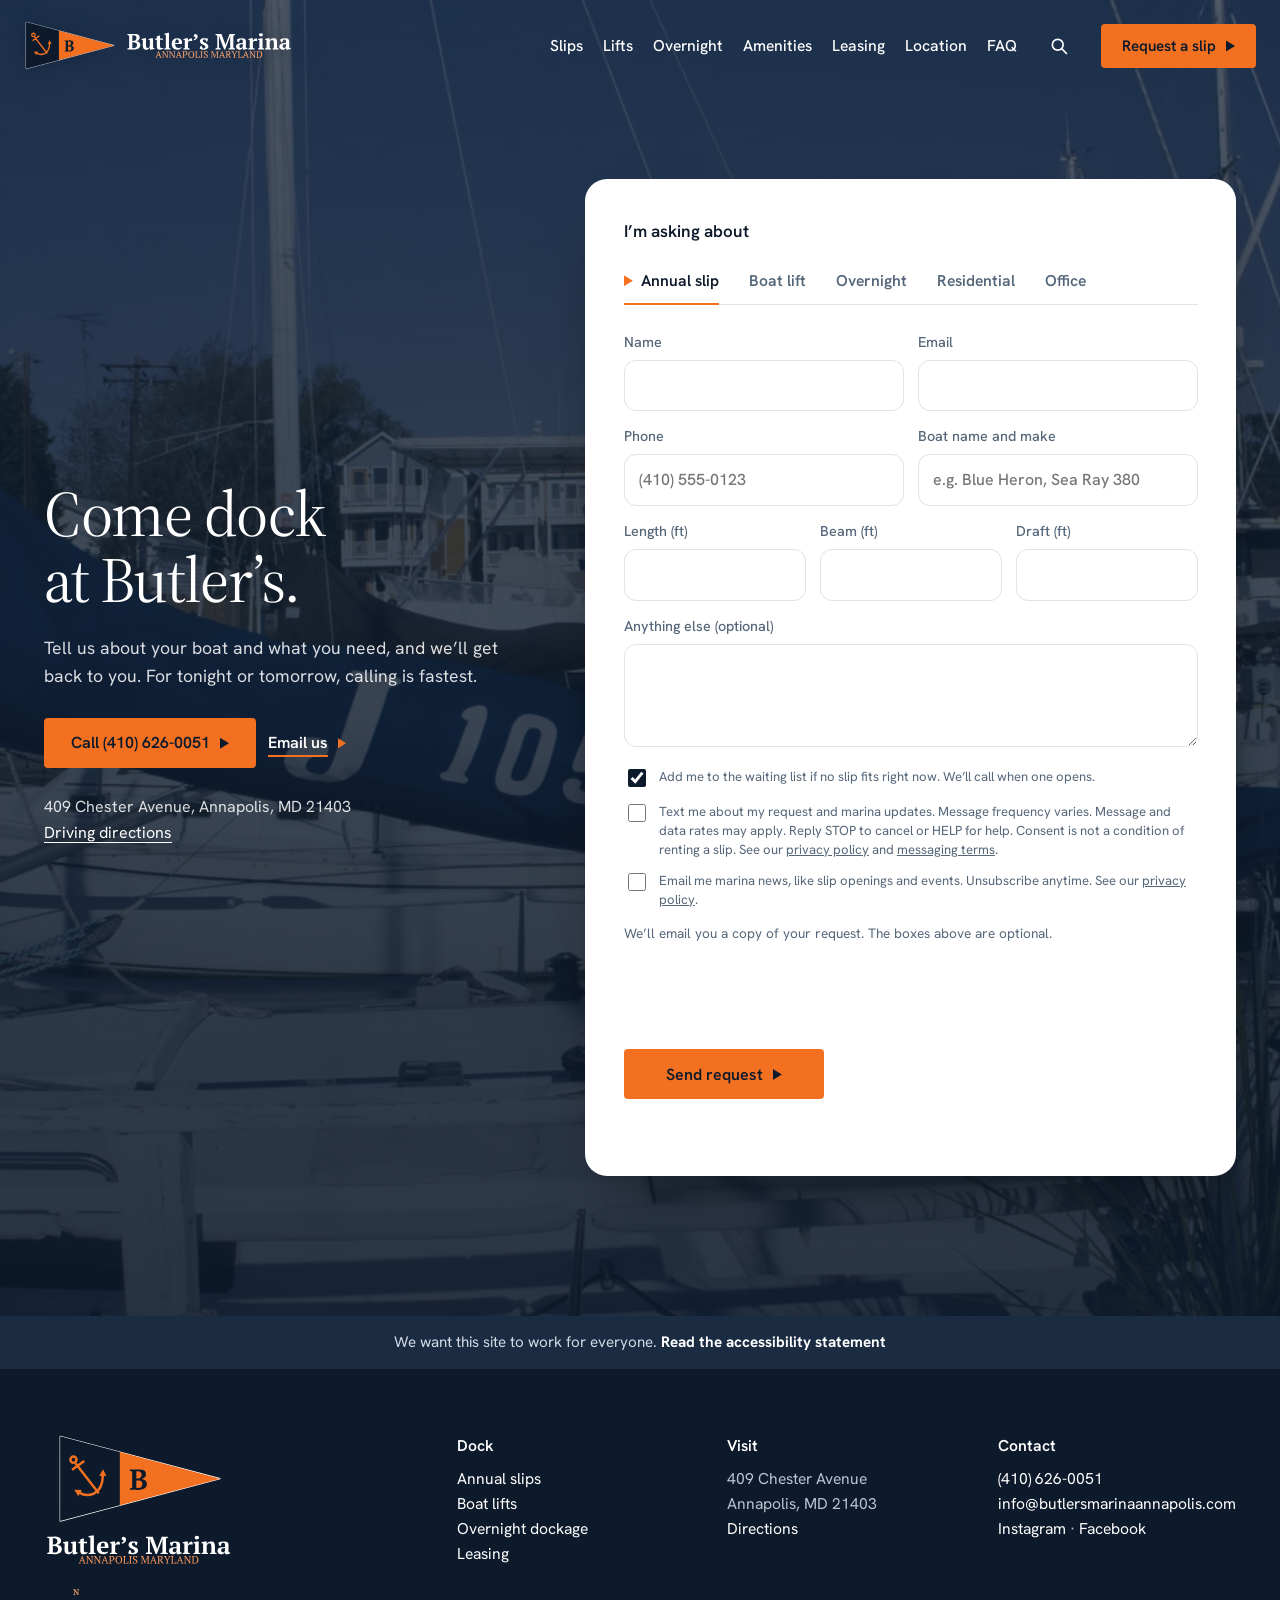
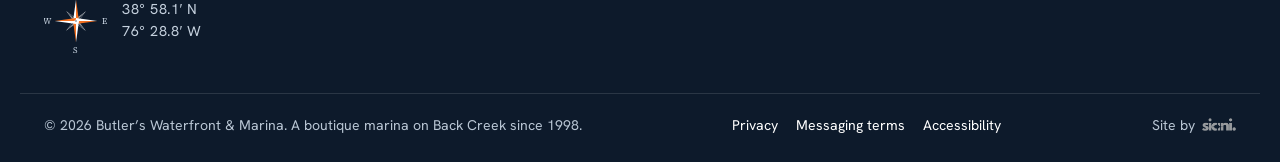
<file: contact/index.html>
<!doctype html>
<html lang="en" data-sv="d64ce9d7">
<head>
  <meta charset="utf-8">
  <meta name="viewport" content="width=device-width, initial-scale=1, viewport-fit=cover">
  <title>Request a slip or lift | Butler's Marina, Annapolis</title>
  <meta name="description" content="Request an annual slip, a boat lift, overnight dates or a lease at Butler&#8217;s Marina in Eastport, Annapolis. Or call (410) 626-0051.">
  <link rel="canonical" href="https://butlersmarinaannapolis.com/contact/">
  <meta property="og:type" content="website">
  <meta property="og:site_name" content="Butler's Marina">
  <meta property="og:title" content="Request a slip or lift | Butler's Marina, Annapolis">
  <meta property="og:description" content="Request an annual slip, a boat lift, overnight dates or a lease at Butler&#8217;s Marina in Eastport, Annapolis. Or call (410) 626-0051.">
  <meta property="og:url" content="https://butlersmarinaannapolis.com/contact/">
  <meta property="og:image" content="https://butlersmarinaannapolis.com/assets/og/contact.jpg">
  <meta property="og:image:width" content="1200">
  <meta property="og:image:height" content="630">
  <meta name="twitter:card" content="summary_large_image">
  <meta name="twitter:image" content="https://butlersmarinaannapolis.com/assets/og/contact.jpg">
  <meta name="theme-color" content="#0D1A2B">
  <link rel="icon" href="../assets/img/burgee.svg" type="image/svg+xml">
  <link rel="icon" href="../assets/img/favicon-64.png" type="image/png" sizes="64x64">
  <link rel="apple-touch-icon" href="../assets/img/apple-touch-icon.png">
  <link rel="preload" href="../assets/fonts/hanken.woff2" as="font" type="font/woff2" crossorigin>
  <link rel="preload" href="../assets/fonts/source-serif.woff2" as="font" type="font/woff2" crossorigin>
  <link rel="stylesheet" href="../styles.css?v=68037ca1">
  <script>
    (function () {
      // once per visit: marked as seen the moment it shows, in a cookie and in storage, so any page after it skips it
      var d = document.documentElement, seen = /(^|; )bm_splash=1/.test(document.cookie);
      try { seen = seen || sessionStorage.getItem("bm-splash") === "1" || Date.now() - (+localStorage.getItem("bm-splash-at") || 0) < 432e5; } catch (e) {}
      if (seen || window.matchMedia("(prefers-reduced-motion: reduce)").matches) return;
      document.cookie = "bm_splash=1; path=/; max-age=43200; SameSite=Lax";
      try { sessionStorage.setItem("bm-splash", "1"); localStorage.setItem("bm-splash-at", String(Date.now())); } catch (e) {}
      d.classList.add("splash-on");
    })();
  </script>
  
</head>
<body>
<a class="skip" href="#main">Skip to content</a>

<div class="splash" id="splash" aria-hidden="true">
  <div class="splash__inner">
    <div class="splash__flag"><img src="../assets/img/burgee.svg" width="304" height="166" alt=""></div>
    <img class="splash__word" src="../assets/img/wordmark.svg" width="348" height="62" alt="">
  </div>
</div>

<header class="bar" id="top">
  <a class="brand" href="../" aria-label="Butler's Marina, home">
    <svg class="logo" aria-hidden="true" focusable="false" viewBox="-3 -3 907.8 172"><g transform="translate(-100 -87)"><path class="lg-edge" d="M104 91L400 169.5L104 248Z"/><path class="lg-hoist" d="M104 91L214.5 120.3L214.5 218.7L104 248Z"/><path class="lg-fly" d="M214.5 120.3L400 169.5L214.5 218.7Z"/><path class="lg-anchor-s" d="M132.6 141.4L175.4 196.6M126 153.2L148.6 136.8M139.6 195.4C153 204 182.5 202 183 163M123 134.3a5.6 5.6 0 1 0 11.2 0a5.6 5.6 0 1 0 -11.2 0"/><path class="lg-anchor" d="M130.09 189.87L144.22 190.45L140.07 197.58L137.58 201.86ZM183.48 152.01L189.53 164.79L181.29 164.43L176.34 164.21Z"/><path class="lg-b" d="M233 190V187.98Q234.01 187.39 235.15 186.97Q236.3 186.54 237.36 186.43V156.32Q236.3 156.11 235.13 155.71Q233.96 155.31 233 154.78V152.75H241.57Q243.59 152.75 245.4 152.59Q247.21 152.43 249.55 152.43Q252.1 152.43 254.5 152.81Q256.89 153.18 258.75 154.14Q260.62 155.09 261.73 156.82Q262.85 158.55 262.85 161.27Q262.85 162.97 262.24 164.43Q261.63 165.9 260.54 167.01Q259.45 168.13 257.98 168.88Q256.52 169.62 254.82 169.94V170.15Q256.52 170.37 258.25 170.95Q259.98 171.54 261.36 172.65Q262.74 173.77 263.62 175.45Q264.5 177.12 264.5 179.41Q264.5 182.28 263.22 184.36Q261.95 186.43 259.79 187.77Q257.64 189.1 254.87 189.71Q252.1 190.32 249.12 190.32Q248.01 190.32 246.67 190.27Q245.34 190.21 244.01 190.16Q242.68 190.11 241.43 190.05Q240.18 190 239.33 190ZM249.07 186.86Q252.42 186.86 254.34 184.87Q256.25 182.87 256.25 179.57Q256.25 177.55 255.61 176.25Q254.98 174.94 253.86 174.17Q252.74 173.4 251.2 173.11Q249.65 172.81 247.85 172.81H245.03V186.49Q245.77 186.65 246.6 186.75Q247.42 186.86 249.07 186.86ZM246.73 169.35Q247.63 169.35 248.54 169.27Q249.44 169.2 250.24 169.09Q252.32 168.24 253.59 166.45Q254.87 164.67 254.87 162.38Q254.87 159.03 253.11 157.46Q251.36 155.89 248.59 155.89Q247.42 155.89 246.57 155.95Q245.72 156 245.03 156.11V169.35Z"/></g><g transform="translate(338 32.78) scale(1.62) translate(-76 -270)"><path class="lg-word" d="M80 309V307.26Q80.87 306.76 81.85 306.39Q82.83 306.03 83.75 305.94V280.06Q82.83 279.88 81.83 279.54Q80.82 279.2 80 278.74V277H87.36Q89.1 277 90.65 276.86Q92.21 276.73 94.22 276.73Q96.41 276.73 98.47 277.05Q100.52 277.37 102.12 278.19Q103.72 279.01 104.68 280.5Q105.64 281.98 105.64 284.32Q105.64 285.78 105.12 287.04Q104.59 288.29 103.66 289.25Q102.72 290.21 101.46 290.85Q100.2 291.49 98.74 291.77V291.95Q100.2 292.13 101.69 292.64Q103.18 293.14 104.36 294.1Q105.55 295.06 106.31 296.5Q107.06 297.94 107.06 299.9Q107.06 302.37 105.96 304.15Q104.87 305.94 103.02 307.08Q101.16 308.22 98.79 308.75Q96.41 309.27 93.85 309.27Q92.89 309.27 91.75 309.23Q90.61 309.18 89.46 309.14Q88.32 309.09 87.25 309.05Q86.17 309 85.44 309ZM93.81 306.3Q96.68 306.3 98.33 304.59Q99.98 302.87 99.98 300.04Q99.98 298.3 99.43 297.18Q98.88 296.06 97.92 295.4Q96.96 294.74 95.63 294.49Q94.31 294.24 92.75 294.24H90.33V305.98Q90.97 306.12 91.68 306.21Q92.39 306.3 93.81 306.3ZM91.79 291.26Q92.57 291.26 93.35 291.2Q94.12 291.13 94.81 291.04Q96.59 290.3 97.69 288.77Q98.79 287.24 98.79 285.28Q98.79 282.4 97.28 281.05Q95.77 279.7 93.39 279.7Q92.39 279.7 91.66 279.74Q90.93 279.79 90.33 279.88V291.26ZM112 299.95Q112 297.07 112.14 294.6Q112.27 292.13 112.27 289.39L109.26 289.02V287.24Q109.99 286.97 111.06 286.69Q112.14 286.42 113.28 286.21Q114.42 286.01 115.5 285.85Q116.57 285.69 117.3 285.6H118.86Q118.86 289.02 118.72 292.34Q118.58 295.65 118.58 298.85Q118.58 302.6 119.34 304.25Q120.09 305.89 122.15 305.89Q123.56 305.89 124.77 304.82Q125.99 303.74 126.76 301.37V289.39L123.79 289.02V287.24Q124.48 286.97 125.51 286.69Q126.53 286.42 127.65 286.21Q128.77 286.01 129.87 285.85Q130.97 285.69 131.79 285.6H133.35V305.75L136.36 306.12V307.72Q135.72 307.99 134.76 308.27Q133.8 308.54 132.75 308.79Q131.7 309.05 130.67 309.21Q129.64 309.37 128.82 309.46H127.27L126.95 304.02H126.76Q126.53 304.98 125.94 305.96Q125.35 306.94 124.41 307.74Q123.47 308.54 122.19 309.05Q120.91 309.55 119.36 309.55Q117.62 309.55 116.27 309.11Q114.92 308.68 113.96 307.58Q113 306.49 112.5 304.63Q112 302.78 112 299.95ZM137.55 287.24Q139.29 286.14 141.21 285.69V281.98Q141.48 281.71 142.15 281.46Q142.81 281.21 143.56 281Q144.32 280.8 145.05 280.61Q145.78 280.43 146.24 280.34H147.79V286.14H153.82V289.02H147.79V300.86Q147.79 303.7 148.5 304.79Q149.21 305.89 150.85 305.89Q151.68 305.89 152.7 305.78Q153.73 305.66 154.6 305.34L154.92 306.85Q154.51 307.26 153.71 307.72Q152.91 308.18 151.88 308.59Q150.85 309 149.64 309.27Q148.43 309.55 147.11 309.55Q144.13 309.55 142.67 307.99Q141.21 306.44 141.21 302.97V289.02H137.55ZM169.46 309H156.84V307.22Q158.35 306.49 159.86 306.12V278.42L156.38 278.05V276.27Q156.98 276 158.03 275.72Q159.08 275.45 160.29 275.24Q161.5 275.04 162.72 274.88Q163.93 274.72 164.89 274.62H166.44V306.12Q167.95 306.49 169.46 307.22ZM192.82 305.16Q192.45 305.94 191.65 306.74Q190.85 307.54 189.69 308.15Q188.52 308.77 186.99 309.16Q185.46 309.55 183.67 309.55Q180.84 309.55 178.65 308.7Q176.45 307.86 174.99 306.28Q173.53 304.7 172.77 302.51Q172.02 300.31 172.02 297.57Q172.02 291.72 175.08 288.66Q178.14 285.6 183.58 285.6Q185.91 285.6 187.95 286.24Q189.98 286.88 191.33 288.34Q192.68 289.8 193.21 292.18Q193.73 294.56 193.14 297.98H179.1Q179.15 301.59 180.95 303.74Q182.76 305.89 186.28 305.89Q187.79 305.89 189.41 305.43Q191.03 304.98 191.95 304.25ZM183.4 288.2Q182.49 288.2 181.78 288.52Q181.07 288.84 180.54 289.69Q180.02 290.53 179.7 291.97Q179.38 293.41 179.24 295.61H186.6Q186.92 292.04 186.19 290.12Q185.46 288.2 183.4 288.2ZM208.4 291.4Q207.86 291.68 207.12 292.32Q206.39 292.96 205.8 294.42V306.12Q206.71 306.21 207.63 306.46Q208.54 306.71 209.46 307.22V309H196.2V307.22Q197.02 306.76 197.75 306.53Q198.49 306.3 199.22 306.12V289.39L196.2 289.02V287.24Q196.93 286.92 198.01 286.65Q199.08 286.37 200.22 286.17Q201.37 285.96 202.44 285.82Q203.51 285.69 204.25 285.6H205.8V291.68H205.98Q206.35 290.67 207.06 289.57Q207.76 288.48 208.72 287.56Q209.68 286.65 210.83 286.1Q211.97 285.55 213.2 285.6Q213.71 286.24 214.07 287.4Q214.44 288.57 214.67 289.62V291.4ZM217.68 287.97Q219.47 287.52 220.47 286.37Q221.48 285.23 221.39 284Q220.79 283.26 219.9 282.83Q219.01 282.4 218 282.08Q217.78 281.25 217.94 280.41Q218.1 279.56 218.55 278.85Q219.01 278.14 219.63 277.64Q220.24 277.14 220.88 277.05Q221.8 277.09 222.71 277.44Q223.63 277.78 224.34 278.4Q225.04 279.01 225.48 279.95Q225.91 280.89 225.91 282.17Q225.91 283.4 225.36 284.68Q224.82 285.96 223.83 287.06Q222.85 288.16 221.48 288.96Q220.11 289.76 218.51 290.08ZM242.09 304.02Q242.09 302.83 241.25 301.96Q240.4 301.09 239.15 300.36Q237.89 299.63 236.4 298.9Q234.92 298.17 233.66 297.18Q232.4 296.2 231.56 294.88Q230.71 293.55 230.71 291.63Q230.71 290.26 231.35 289.14Q231.99 288.02 233.09 287.24Q234.19 286.46 235.72 286.03Q237.25 285.6 239.03 285.6Q241.5 285.6 243.63 285.98Q245.75 286.37 247.35 287.06Q247.17 288.52 246.62 290.19Q246.07 291.86 245.57 293.23H244.01L242.09 288.57Q241.55 288.34 240.95 288.27Q240.36 288.2 239.63 288.2Q238.25 288.2 237.55 289Q236.84 289.8 236.84 290.81Q236.84 291.95 237.68 292.8Q238.53 293.64 239.79 294.37Q241.04 295.1 242.53 295.83Q244.01 296.57 245.27 297.5Q246.53 298.44 247.37 299.72Q248.22 301 248.22 302.78Q248.22 305.94 245.66 307.74Q243.1 309.55 238.8 309.55Q236.61 309.55 234.28 309.09Q231.95 308.63 230.26 307.81Q230.35 306.17 231.03 304.47Q231.72 302.78 232.5 301.46H234.05L236.29 306.44Q236.79 306.81 237.41 306.87Q238.03 306.94 238.57 306.94Q239.9 306.94 241 306.17Q242.09 305.39 242.09 304.02ZM303.49 309H289.82V307.26Q290.73 306.81 291.6 306.49Q292.47 306.17 293.47 305.94V286.83L293.7 281.48H293.34L291.83 286.37L283.01 309H280.9L272.13 286.56L270.48 281.21H270.07L270.12 287.01V305.75Q270.98 305.94 272.04 306.35Q273.09 306.76 274 307.26V309H262.85V307.26Q263.58 306.9 264.65 306.39Q265.73 305.89 266.69 305.71V280.06Q265.77 279.88 264.74 279.56Q263.72 279.24 262.94 278.74V277H275.33L282.32 295.61L283.65 299.99H283.69L285.06 295.51L292.19 277H303.53V278.74Q302.75 279.2 301.86 279.54Q300.97 279.88 300.06 280.06V305.98Q301.02 306.17 301.91 306.53Q302.8 306.9 303.49 307.26ZM325.93 302.37Q325.93 303.38 325.95 304.11Q325.98 304.84 326.07 305.66L329.22 306.12V307.72Q328.67 307.99 327.74 308.27Q326.8 308.54 325.77 308.79Q324.74 309.05 323.74 309.21Q322.73 309.37 321.95 309.46H320.4Q319.94 308.41 319.85 307.35Q319.76 306.3 319.71 304.79H319.49Q319.26 305.71 318.71 306.55Q318.16 307.4 317.31 308.06Q316.47 308.73 315.33 309.14Q314.18 309.55 312.77 309.55Q311.26 309.55 309.98 309.09Q308.7 308.63 307.74 307.81Q306.78 306.99 306.23 305.82Q305.68 304.66 305.68 303.19Q305.68 301.14 306.46 299.81Q307.23 298.49 308.9 297.64Q310.57 296.79 313.2 296.38Q315.83 295.97 319.58 295.79Q319.94 291.86 319.26 290.03Q318.57 288.2 316.29 288.2Q314.87 288.2 313.68 288.66L311.53 294.14H309.52Q309.15 293.6 308.81 292.89Q308.47 292.18 308.17 291.38Q307.87 290.58 307.67 289.76Q307.46 288.93 307.37 288.16Q309.11 286.97 311.85 286.28Q314.59 285.6 317.66 285.6Q320.26 285.6 321.91 286.17Q323.55 286.74 324.49 287.72Q325.43 288.7 325.79 290.03Q326.16 291.36 326.16 292.86Q326.16 295.61 326.04 297.82Q325.93 300.04 325.93 302.37ZM315.65 305.89Q316.61 305.89 317.29 305.53Q317.98 305.16 318.46 304.66Q318.94 304.15 319.19 303.56Q319.44 302.97 319.58 302.51V297.94Q317.43 297.98 316.06 298.21Q314.69 298.44 313.91 298.97Q313.13 299.49 312.83 300.29Q312.54 301.09 312.54 302.23Q312.54 303.97 313.36 304.93Q314.18 305.89 315.65 305.89ZM343.16 291.4Q342.62 291.68 341.88 292.32Q341.15 292.96 340.56 294.42V306.12Q341.47 306.21 342.39 306.46Q343.3 306.71 344.22 307.22V309H330.96V307.22Q331.78 306.76 332.51 306.53Q333.24 306.3 333.98 306.12V289.39L330.96 289.02V287.24Q331.69 286.92 332.76 286.65Q333.84 286.37 334.98 286.17Q336.12 285.96 337.2 285.82Q338.27 285.69 339 285.6H340.56V291.68H340.74Q341.11 290.67 341.82 289.57Q342.52 288.48 343.48 287.56Q344.44 286.65 345.59 286.1Q346.73 285.55 347.96 285.6Q348.47 286.24 348.83 287.4Q349.2 288.57 349.43 289.62V291.4ZM363.64 309H351.03V307.22Q351.71 306.85 352.44 306.6Q353.17 306.35 354.04 306.12V289.39L351.03 289.02V287.24Q351.71 286.97 352.74 286.69Q353.77 286.42 354.91 286.21Q356.05 286.01 357.15 285.85Q358.25 285.69 359.07 285.6H360.63V306.12Q361.54 306.35 362.27 306.6Q363 306.85 363.64 307.22ZM353.27 278.65Q353.27 277.05 354.36 276.13Q355.46 275.22 357.2 275.22Q358.93 275.22 360.03 276.13Q361.13 277.05 361.13 278.65Q361.13 280.2 360.03 281.12Q358.93 282.03 357.2 282.03Q355.46 282.03 354.36 281.12Q353.27 280.2 353.27 278.65ZM393.68 309H381.56V307.22Q382.16 306.9 382.73 306.65Q383.3 306.39 384.08 306.12V295.38Q384.08 292.5 383.25 290.88Q382.43 289.25 380.33 289.25Q378.59 289.25 377.33 290.37Q376.08 291.49 375.44 293.41V306.12Q376.17 306.3 376.74 306.55Q377.31 306.81 377.95 307.22V309H365.84V307.22Q366.98 306.62 368.85 306.12V289.39L365.84 289.02V287.24Q366.43 286.97 367.39 286.72Q368.35 286.46 369.47 286.24Q370.59 286.01 371.76 285.85Q372.92 285.69 373.88 285.6H375.44V290.3H375.48Q376.44 288.38 378.36 286.99Q380.28 285.6 383.02 285.6Q384.81 285.6 386.22 286.03Q387.64 286.46 388.62 287.56Q389.61 288.66 390.13 290.51Q390.66 292.36 390.66 295.19V306.12Q392.49 306.44 393.68 307.22ZM415.71 302.37Q415.71 303.38 415.73 304.11Q415.75 304.84 415.85 305.66L419 306.12V307.72Q418.45 307.99 417.51 308.27Q416.58 308.54 415.55 308.79Q414.52 309.05 413.51 309.21Q412.51 309.37 411.73 309.46H410.18Q409.72 308.41 409.63 307.35Q409.54 306.3 409.49 304.79H409.26Q409.03 305.71 408.49 306.55Q407.94 307.4 407.09 308.06Q406.25 308.73 405.1 309.14Q403.96 309.55 402.54 309.55Q401.04 309.55 399.76 309.09Q398.48 308.63 397.52 307.81Q396.56 306.99 396.01 305.82Q395.46 304.66 395.46 303.19Q395.46 301.14 396.24 299.81Q397.01 298.49 398.68 297.64Q400.35 296.79 402.98 296.38Q405.61 295.97 409.35 295.79Q409.72 291.86 409.03 290.03Q408.35 288.2 406.06 288.2Q404.65 288.2 403.46 288.66L401.31 294.14H399.3Q398.93 293.6 398.59 292.89Q398.25 292.18 397.95 291.38Q397.65 290.58 397.45 289.76Q397.24 288.93 397.15 288.16Q398.89 286.97 401.63 286.28Q404.37 285.6 407.43 285.6Q410.04 285.6 411.69 286.17Q413.33 286.74 414.27 287.72Q415.21 288.7 415.57 290.03Q415.94 291.36 415.94 292.86Q415.94 295.61 415.82 297.82Q415.71 300.04 415.71 302.37ZM405.42 305.89Q406.38 305.89 407.07 305.53Q407.75 305.16 408.23 304.66Q408.71 304.15 408.97 303.56Q409.22 302.97 409.35 302.51V297.94Q407.21 297.98 405.83 298.21Q404.46 298.44 403.69 298.97Q402.91 299.49 402.61 300.29Q402.32 301.09 402.32 302.23Q402.32 303.97 403.14 304.93Q403.96 305.89 405.42 305.89Z"/><path class="lg-tag" d="M142.36 326.5H138V325.93Q138.71 325.62 139.41 325.46L144.39 312.51H144.96L149.93 325.46Q150.32 325.54 150.7 325.64Q151.09 325.73 151.42 325.93V326.5H146.39V325.93Q146.78 325.77 147.2 325.65Q147.61 325.54 148 325.46L146.67 321.86H141.97L140.67 325.46Q141.5 325.58 142.36 325.93ZM142.36 320.84H146.33L144.78 316.67L144.41 314.98H144.37L143.88 316.71ZM160.99 312.74H165.24V313.31Q164.41 313.86 163.63 314.1V326.74H162.51L155.37 315.91L154.61 314.38H154.55L154.72 315.91V325.24Q155.53 325.46 156.24 325.93V326.5H151.99V325.93Q152.35 325.71 152.75 325.55Q153.15 325.38 153.6 325.24V313.98Q153.21 313.82 152.83 313.65Q152.44 313.47 152.11 313.29V312.74H155.43L161.62 322.08L162.52 323.77H162.6L162.51 322.08V314.1Q162.09 313.92 161.71 313.73Q161.33 313.53 160.99 313.31ZM175.38 312.74H179.62V313.31Q178.8 313.86 178.01 314.1V326.74H176.89L169.76 315.91L168.99 314.38H168.93L169.11 315.91V325.24Q169.91 325.46 170.62 325.93V326.5H166.38V325.93Q166.73 325.71 167.13 325.55Q167.54 325.38 167.99 325.24V313.98Q167.59 313.82 167.21 313.65Q166.83 313.47 166.49 313.29V312.74H169.82L176.01 322.08L176.91 323.77H176.99L176.89 322.08V314.1Q176.48 313.92 176.09 313.73Q175.71 313.53 175.38 313.31ZM184.55 326.5H180.19V325.93Q180.9 325.62 181.61 325.46L186.58 312.51H187.15L192.12 325.46Q192.51 325.54 192.9 325.64Q193.28 325.73 193.61 325.93V326.5H188.58V325.93Q188.98 325.77 189.39 325.65Q189.8 325.54 190.19 325.46L188.86 321.86H184.16L182.86 325.46Q183.69 325.58 184.55 325.93ZM184.55 320.84H188.52L186.97 316.67L186.6 314.98H186.56L186.07 316.71ZM197.68 325.46Q198.21 325.52 198.68 325.65Q199.15 325.77 199.57 325.93V326.5H194.18V325.93Q194.58 325.73 194.99 325.64Q195.4 325.54 195.79 325.46V313.81Q195.34 313.73 194.95 313.6Q194.56 313.47 194.18 313.31V312.74H195.95Q196.74 312.74 197.66 312.67Q198.58 312.59 199.43 312.59Q200.39 312.59 201.32 312.79Q202.24 313 202.96 313.49Q203.67 313.98 204.12 314.8Q204.56 315.61 204.56 316.83Q204.56 317.99 204.11 318.82Q203.65 319.64 202.9 320.17Q202.14 320.7 201.18 320.95Q200.22 321.19 199.19 321.19Q199.1 321.19 198.89 321.19Q198.68 321.19 198.45 321.18Q198.21 321.17 198 321.15Q197.78 321.14 197.68 321.12ZM199.02 313.61Q198.55 313.61 198.25 313.63Q197.96 313.65 197.68 313.71V320.07Q197.78 320.11 197.97 320.12Q198.15 320.13 198.36 320.15Q198.57 320.17 198.76 320.17Q198.96 320.17 199.08 320.17Q199.76 320.17 200.37 319.99Q200.98 319.8 201.44 319.39Q201.91 318.97 202.18 318.34Q202.46 317.72 202.46 316.83Q202.46 315.22 201.54 314.41Q200.63 313.61 199.02 313.61ZM206.37 319.62Q206.37 318.09 206.79 316.78Q207.21 315.48 208.01 314.52Q208.8 313.57 209.96 313.04Q211.12 312.51 212.6 312.51Q214.07 312.51 215.23 313.04Q216.39 313.57 217.18 314.52Q217.98 315.48 218.4 316.78Q218.83 318.09 218.83 319.62Q218.83 321.15 218.4 322.46Q217.98 323.77 217.18 324.72Q216.39 325.67 215.23 326.21Q214.07 326.74 212.6 326.74Q211.12 326.74 209.96 326.21Q208.8 325.67 208.01 324.72Q207.21 323.77 206.79 322.46Q206.37 321.15 206.37 319.62ZM208.47 319.62Q208.47 320.88 208.73 321.99Q209 323.1 209.53 323.93Q210.06 324.75 210.87 325.23Q211.67 325.71 212.77 325.71Q213.78 325.71 214.52 325.23Q215.27 324.75 215.75 323.93Q216.23 323.1 216.48 321.99Q216.72 320.88 216.72 319.62Q216.72 318.36 216.47 317.25Q216.21 316.14 215.68 315.32Q215.15 314.49 214.35 314.01Q213.54 313.53 212.44 313.53Q211.36 313.53 210.6 314.01Q209.84 314.49 209.37 315.32Q208.9 316.14 208.69 317.25Q208.47 318.36 208.47 319.62ZM220.44 312.74H225.82V313.31Q225.35 313.49 224.88 313.62Q224.41 313.75 223.93 313.81V325.48H228.45L229.61 322.31H230.12Q230.18 322.73 230.23 323.27Q230.28 323.81 230.31 324.39Q230.34 324.97 230.34 325.52Q230.34 326.07 230.32 326.5H220.44V325.93Q220.91 325.71 221.3 325.62Q221.69 325.52 222.05 325.46V313.81Q221.6 313.73 221.18 313.6Q220.77 313.47 220.44 313.31ZM236.63 326.5H231.6V325.93Q232.37 325.58 233.17 325.46V313.81Q232.78 313.73 232.38 313.6Q231.99 313.47 231.6 313.31V312.74H236.63V313.31Q236.28 313.47 235.86 313.6Q235.45 313.73 235.06 313.81V325.46Q235.47 325.54 235.88 325.65Q236.3 325.77 236.63 325.93ZM240.52 325.14Q240.76 325.38 241.13 325.55Q241.5 325.71 242.25 325.71Q242.88 325.71 243.43 325.55Q243.98 325.38 244.38 325.06Q244.78 324.73 245.02 324.27Q245.26 323.81 245.26 323.22Q245.26 322.43 244.77 321.9Q244.29 321.37 243.58 320.96Q242.86 320.55 242.01 320.15Q241.17 319.76 240.45 319.22Q239.73 318.68 239.25 317.92Q238.77 317.17 238.77 316.03Q238.77 315.2 239.07 314.55Q239.36 313.9 239.9 313.45Q240.44 313 241.19 312.75Q241.94 312.51 242.86 312.51Q244.06 312.51 245.05 312.7Q246.04 312.88 246.61 313.16Q246.61 313.49 246.56 313.93Q246.51 314.38 246.45 314.85Q246.38 315.32 246.3 315.76Q246.22 316.2 246.14 316.54H245.63L244.84 313.84Q244.49 313.69 243.95 313.61Q243.41 313.53 242.8 313.53Q241.8 313.53 241.19 314.09Q240.58 314.65 240.58 315.65Q240.58 316.46 241.06 317.01Q241.54 317.56 242.27 317.99Q243 318.42 243.83 318.83Q244.67 319.23 245.39 319.76Q246.12 320.29 246.6 321.02Q247.08 321.74 247.08 322.83Q247.08 323.71 246.76 324.44Q246.44 325.16 245.83 325.67Q245.22 326.19 244.33 326.46Q243.45 326.74 242.33 326.74Q241.09 326.74 240.11 326.44Q239.13 326.15 238.71 325.81Q238.73 325.48 238.78 325.01Q238.83 324.53 238.9 324.03Q238.97 323.53 239.05 323.06Q239.13 322.59 239.2 322.26H239.71ZM269.33 326.5H264.46V325.93Q264.85 325.77 265.24 325.66Q265.63 325.56 266.05 325.46V316.62L266.13 314.32H265.97L265.32 316.42L261.29 326.5H260.78L256.95 316.42L256.24 314.12H256.06L256.08 316.62V325.46Q256.46 325.54 256.83 325.65Q257.2 325.77 257.58 325.93V326.5H253.47V325.93Q253.84 325.77 254.25 325.65Q254.65 325.52 255.06 325.44V313.81Q254.65 313.73 254.25 313.6Q253.84 313.47 253.45 313.31V312.74H257.48L260.9 321.72L261.57 323.75H261.59L262.25 321.69L265.79 312.74H269.35V313.31Q269 313.47 268.62 313.6Q268.25 313.73 267.86 313.81V325.48Q268.27 325.56 268.63 325.66Q269 325.77 269.33 325.93ZM274.28 326.5H269.92V325.93Q270.63 325.62 271.33 325.46L276.31 312.51H276.88L281.85 325.46Q282.24 325.54 282.62 325.64Q283.01 325.73 283.34 325.93V326.5H278.31V325.93Q278.7 325.77 279.12 325.65Q279.53 325.54 279.92 325.46L278.58 321.86H273.89L272.59 325.46Q273.42 325.58 274.28 325.93ZM274.28 320.84H278.25L276.7 316.67L276.33 314.98H276.29L275.79 316.71ZM287.41 325.46Q287.86 325.56 288.27 325.66Q288.69 325.77 289.08 325.93V326.5H283.91V325.93Q284.34 325.73 284.74 325.64Q285.13 325.54 285.52 325.46V313.81Q285.01 313.71 284.62 313.58Q284.22 313.45 283.91 313.31V312.74H285.64Q286.43 312.74 287.36 312.67Q288.29 312.59 289.18 312.59Q290.14 312.59 290.98 312.8Q291.81 313.02 292.42 313.49Q293.03 313.96 293.37 314.69Q293.72 315.42 293.72 316.44Q293.72 317.87 292.96 318.82Q292.2 319.76 290.91 320.17Q291.75 321.51 292.67 322.83Q293.6 324.14 294.6 325.44L295.66 326.01V326.5H293.28L292.54 325.95Q291.99 325.26 291.54 324.6Q291.08 323.95 290.69 323.27Q290.3 322.59 289.95 321.89Q289.61 321.19 289.26 320.41H287.41ZM288.74 313.61Q288.27 313.61 287.97 313.63Q287.66 313.65 287.41 313.71V319.58H288.82Q290.18 319.58 290.98 318.72Q291.77 317.85 291.77 316.44Q291.77 314.98 290.93 314.3Q290.08 313.61 288.74 313.61ZM304.19 312.74H308.51V313.31Q307.77 313.69 307.02 313.81L303.31 320.64V325.46Q304.07 325.56 304.8 325.93V326.5H299.81V325.93Q300.52 325.58 301.42 325.46V320.66L297.45 313.81Q297 313.73 296.61 313.6Q296.23 313.47 295.86 313.31V312.74H301.07V313.31Q300.77 313.43 300.4 313.56Q300.02 313.69 299.55 313.81L302.78 319.58L305.8 313.81Q305.35 313.71 304.95 313.58Q304.54 313.45 304.19 313.31ZM309.08 312.74H314.47V313.31Q314 313.49 313.52 313.62Q313.05 313.75 312.58 313.81V325.48H317.1L318.26 322.31H318.77Q318.83 322.73 318.88 323.27Q318.93 323.81 318.96 324.39Q318.99 324.97 318.99 325.52Q318.99 326.07 318.97 326.5H309.08V325.93Q309.56 325.71 309.95 325.62Q310.34 325.52 310.7 325.46V313.81Q310.24 313.73 309.83 313.6Q309.42 313.47 309.08 313.31ZM323.66 326.5H319.3V325.93Q320.01 325.62 320.72 325.46L325.69 312.51H326.26L331.23 325.46Q331.62 325.54 332.01 325.64Q332.39 325.73 332.72 325.93V326.5H327.69V325.93Q328.09 325.77 328.5 325.65Q328.91 325.54 329.3 325.46L327.97 321.86H323.27L321.97 325.46Q322.8 325.58 323.66 325.93ZM323.66 320.84H327.63L326.08 316.67L325.71 314.98H325.67L325.18 316.71ZM342.29 312.74H346.54V313.31Q345.71 313.86 344.93 314.1V326.74H343.81L336.67 315.91L335.91 314.38H335.85L336.03 315.91V325.24Q336.83 325.46 337.54 325.93V326.5H333.29V325.93Q333.65 325.71 334.05 325.55Q334.45 325.38 334.91 325.24V313.98Q334.51 313.82 334.13 313.65Q333.75 313.47 333.41 313.29V312.74H336.73L342.92 322.08L343.83 323.77H343.91L343.81 322.08V314.1Q343.39 313.92 343.01 313.73Q342.63 313.53 342.29 313.31ZM347.68 326.5V325.93Q348.37 325.62 349.29 325.46V313.81Q348.84 313.71 348.43 313.58Q348.01 313.45 347.68 313.31V312.74H349.68Q350.02 312.74 350.47 312.72Q350.92 312.7 351.4 312.68Q351.88 312.65 352.33 312.62Q352.77 312.59 353.06 312.59Q356.4 312.59 358.2 314.38Q360 316.16 360 319.45Q360 321 359.56 322.32Q359.12 323.65 358.21 324.61Q357.31 325.58 355.92 326.13Q354.54 326.68 352.65 326.68Q352.36 326.68 351.98 326.65Q351.61 326.62 351.2 326.59Q350.78 326.56 350.36 326.53Q349.94 326.5 349.57 326.5ZM352.79 313.61Q352.28 313.61 351.81 313.62Q351.33 313.63 351.06 313.69V325.6Q351.16 325.62 351.41 325.63Q351.67 325.64 351.96 325.65Q352.26 325.65 352.52 325.65Q352.79 325.65 352.91 325.65Q354.26 325.65 355.21 325.14Q356.15 324.63 356.75 323.78Q357.35 322.92 357.62 321.8Q357.9 320.68 357.9 319.45Q357.9 318.48 357.63 317.45Q357.37 316.42 356.77 315.56Q356.17 314.71 355.19 314.16Q354.2 313.61 352.79 313.61Z"/></g></svg>
  </a>
  <nav id="nav" class="bar__nav" aria-label="Main">
    <a href="../slips/">Slips</a>
    <a href="../lifts/">Lifts</a>
    <a href="../overnight/">Overnight</a>
    <a href="../amenities/">Amenities</a>
    <a href="../leasing/">Leasing</a>
    <a href="../location/">Location</a>
    <a href="../faq/">FAQ</a>
    <a class="bar__navphone" href="tel:+14106260051">Call (410) 626-0051</a>
  </nav>
  <button class="bar__search" type="button" aria-label="Search the site" aria-controls="srch" aria-expanded="false" data-search-open><svg viewBox="0 0 24 24" width="22" height="22" aria-hidden="true"><circle cx="10.5" cy="10.5" r="6.5" fill="none" stroke="currentColor" stroke-width="2"/><path d="M15.5 15.5L21 21" stroke="currentColor" stroke-width="2" stroke-linecap="round"/></svg><span>Search</span></button>
  <a class="bar__call" href="tel:+14106260051">(410) 626-0051</a>
  <a class="btn btn--signal bar__cta" href="../contact/">Request a slip</a>
  <button class="bar__menu" type="button" aria-expanded="false" aria-controls="nav"><span class="sr">Menu</span><span class="bar__lines" aria-hidden="true"></span></button>
</header>

<div class="srch" id="srch" hidden>
  <div class="srch__scrim" data-search-close></div>
  <div class="srch__panel" role="dialog" aria-modal="true" aria-label="Search the site">
    <div class="srch__inner">
      <form class="srch__form" role="search" onsubmit="return false">
        <svg viewBox="0 0 24 24" width="22" height="22" aria-hidden="true"><circle cx="10.5" cy="10.5" r="6.5" fill="none" stroke="currentColor" stroke-width="2"/><path d="M15.5 15.5L21 21" stroke="currentColor" stroke-width="2" stroke-linecap="round"/></svg>
        <label class="sr" for="srchQ">Search the site</label>
        <input id="srchQ" type="search" placeholder="Search slips, lifts, rates, places" autocomplete="off" spellcheck="false" aria-controls="srchList" aria-autocomplete="list">
        <button class="srch__close" type="button" data-search-close aria-label="Close search">Close</button>
      </form>
      <ul class="srch__list" id="srchList" role="listbox" aria-label="Results"></ul>
      <p class="srch__empty" id="srchEmpty" hidden>Nothing matches that. Call (410) 626-0051 and we&#8217;ll help.</p>
      <p class="srch__hint" id="srchHint">Try <button type="button" data-q="electric">electric</button>, <button type="button" data-q="lift">lift</button>, <button type="button" data-q="winter">winter</button>, <button type="button" data-q="parking">parking</button> or <button type="button" data-q="State House">State House</button>.</p>
      <a id="siteRoot" href="../" hidden></a>
    </div>
  </div>
</div>

<main id="main">
<section class="contact contact--page" aria-labelledby="page-title">
  <img class="contact__photo" src="../assets/photo/docks-1600.webp" srcset="../assets/photo/docks-800.webp 800w, ../assets/photo/docks-1600.webp 1600w, ../assets/photo/docks-2000.webp 2000w" sizes="100vw" width="2000" height="1333" alt="">
  <div class="wrap contact__grid">
    <div class="contact__head">
      <h1 id="page-title">Come dock at Butler&#8217;s.</h1>
      <p>Tell us about your boat and what you need, and we&#8217;ll get back to you. For tonight or tomorrow, calling is fastest.</p>
      <div class="contact__ctas">
        <a class="btn btn--signal" href="tel:+14106260051">Call (410) 626-0051</a>
        <a class="btn btn--ghost" href="mailto:info@butlersmarinaannapolis.com">Email us</a>
      </div>
      <p class="contact__addr">409 Chester Avenue, Annapolis, MD 21403<br><a href="https://www.google.com/maps/dir/?api=1&amp;destination=409+Chester+Avenue+Annapolis+MD+21403" target="_blank" rel="noopener">Driving directions</a></p>
    </div>

    <form class="inq" id="inquiry" novalidate>
      <fieldset class="inq__types">
        <legend>I&#8217;m asking about</legend>
        <label><input type="radio" name="type" value="Annual slip" checked><span>Annual slip</span></label>
        <label><input type="radio" name="type" value="Boat lift"><span>Boat lift</span></label>
        <label><input type="radio" name="type" value="Overnight stay"><span>Overnight</span></label>
        <label><input type="radio" name="type" value="Residential lease"><span>Residential</span></label>
        <label><input type="radio" name="type" value="Office lease"><span>Office</span></label>
      </fieldset>
      <div class="inq__grid">
        <label class="f"><span>Name</span><input id="f-name" name="name" autocomplete="name" required></label>
        <label class="f"><span>Email</span><input id="f-email" name="email" type="email" autocomplete="email" required></label>
        <label class="f"><span>Phone</span><input id="f-phone" name="phone" type="tel" autocomplete="tel" inputmode="tel" placeholder="(410) 555-0123"></label>
        <label class="f" data-for="boat"><span>Boat name and make</span><input id="f-boat" name="boat" placeholder="e.g. Blue Heron, Sea Ray 380"></label>
        <label class="f f--s" data-for="boat"><span>Length (ft)</span><input id="f-loa" name="loa" type="number" inputmode="decimal" min="0"></label>
        <label class="f f--s" data-for="boat"><span>Beam (ft)</span><input id="f-beam" name="beam" type="number" inputmode="decimal" min="0"></label>
        <label class="f f--s" data-for="boat"><span>Draft (ft)</span><input id="f-draft" name="draft" type="number" inputmode="decimal" min="0" step="0.1"></label>
        <label class="f" data-for="dates"><span>Arriving</span><input id="f-arrive" name="arrive" type="date"></label>
        <label class="f" data-for="dates"><span>Leaving</span><input id="f-depart" name="depart" type="date"></label>
        <label class="f f--w"><span id="f-msg-label">Anything else (optional)</span><textarea id="f-message" name="message" rows="3"></textarea></label>
        <div class="hp" aria-hidden="true"><label for="f-bm-x">Leave this blank</label><input id="f-bm-x" name="bm_x" type="text" tabindex="-1" autocomplete="off" data-1p-ignore data-lpignore="true" data-form-type="other"></div>
      </div>
      <label class="inq__sms inq__wait" data-for="wait">
        <input id="f-wait" type="checkbox" name="waitlist" value="yes" checked>
        <span>Add me to the waiting list if no slip fits right now. We&#8217;ll call when one opens.</span>
      </label>
      <label class="inq__sms">
        <input id="f-sms" type="checkbox" name="sms" value="yes">
        <span>Text me about my request and marina updates. Message frequency varies. Message and data rates may apply. Reply STOP to cancel or HELP for help. Consent is not a condition of renting a slip. See our <a href="../privacy/">privacy policy</a> and <a href="../tc/">messaging terms</a>.</span>
      </label>
      <label class="inq__sms">
        <input id="f-news" type="checkbox" name="news" value="yes">
        <span>Email me marina news, like slip openings and events. Unsubscribe anytime. See our <a href="../privacy/">privacy policy</a>.</span>
      </label>
      <p class="inq__fine">We&#8217;ll email you a copy of your request. The boxes above are optional.</p>
      <div class="inq__check" id="inqCheck" data-sitekey="0x4AAAAAAF9hj-YQ0fUqg2QO"></div>
      <script src="https://challenges.cloudflare.com/turnstile/v0/api.js?render=explicit&amp;onload=bmCheck" async defer></script>
      <button class="btn btn--signal inq__send" type="submit">Send request</button>
      <p class="inq__status" id="inqStatus" role="status"></p>
    </form>
    <div class="inq__done" id="inqDone" hidden tabindex="-1" role="status" aria-live="polite">
      <span class="inq__done-mark" aria-hidden="true"><svg viewBox="0 0 24 24" width="30" height="30"><path d="M5 12.5l4.5 4.5L19 7.5" fill="none" stroke="currentColor" stroke-width="2.4" stroke-linecap="round" stroke-linejoin="round"/></svg></span>
      <h2 class="inq__done-title">Request sent.</h2>
      <p class="inq__done-lede">Thank you, <span data-done="name">there</span>. We have your <span data-done="type">request</span> and will be in touch soon.</p>
      <p class="inq__done-note">A copy is on its way to <strong data-done="email">your email</strong>. If it isn&#8217;t in your inbox in a few minutes, check spam.</p>
      <p class="inq__done-note">For tonight or tomorrow, call <a href="tel:+14106260051">(410) 626-0051</a>.</p>
      <button class="btn btn--line" type="button" id="inqAgain">Send another request</button>
    </div>
  </div>
</section>

</main>

<nav class="dock-bar" aria-label="Quick actions">
  <a href="tel:+14106260051">Call</a>
  <a href="https://www.google.com/maps/dir/?api=1&amp;destination=409+Chester+Avenue+Annapolis+MD+21403" target="_blank" rel="noopener">Directions</a>
  <a class="dock-bar__main" href="../contact/">Request a slip</a>
</nav>

<footer class="foot">
  <p class="foot__a11y">We want this site to work for everyone. <a href="../accessibility/">Read the accessibility statement</a></p>
  <div class="wrap foot__grid">
    <div class="foot__brand">
      <img class="foot__logo" src="../assets/img/logo-light.svg" width="352" height="248" alt="Butler's Marina, Annapolis Maryland">
      <p class="foot__fix"><svg class="foot__compass" viewBox="-60 -60 120 120" aria-hidden="true"><g class="compass" aria-hidden="true"><path class="compass__d1" d="M17.5 -17.5L0.0 0.0L-2.8 -2.8Z"/><path class="compass__d2" d="M17.5 -17.5L0.0 0.0L2.8 2.8Z"/><path class="compass__d1" d="M17.5 17.5L0.0 0.0L2.8 -2.8Z"/><path class="compass__d2" d="M17.5 17.5L0.0 0.0L-2.8 2.8Z"/><path class="compass__d1" d="M-17.5 17.5L0.0 0.0L2.8 2.8Z"/><path class="compass__d2" d="M-17.5 17.5L0.0 0.0L-2.8 -2.8Z"/><path class="compass__d1" d="M-17.5 -17.5L0.0 0.0L-2.8 2.8Z"/><path class="compass__d2" d="M-17.5 -17.5L0.0 0.0L2.8 -2.8Z"/><path class="compass__a" d="M0.0 -40.0L0.0 0.0L-5.6 -0.0Z"/><path class="compass__b" d="M0.0 -40.0L0.0 0.0L5.6 -0.0Z"/><path class="compass__a" d="M40.0 -0.0L0.0 0.0L0.0 -5.6Z"/><path class="compass__b" d="M40.0 -0.0L0.0 0.0L0.0 5.6Z"/><path class="compass__a" d="M0.0 40.0L0.0 0.0L5.6 -0.0Z"/><path class="compass__b" d="M0.0 40.0L0.0 0.0L-5.6 0.0Z"/><path class="compass__a" d="M-40.0 0.0L0.0 0.0L0.0 5.6Z"/><path class="compass__b" d="M-40.0 0.0L0.0 0.0L-0.0 -5.6Z"/><circle class="compass__hub" cx="0.0" cy="0.0" r="2.0"/><text class="compass__l compass__n" x="0.0" y="-53.6" font-size="16.0" text-anchor="middle" dominant-baseline="central">N</text><text class="compass__l" x="53.6" y="-0.0" font-size="16.0" text-anchor="middle" dominant-baseline="central">E</text><text class="compass__l" x="0.0" y="53.6" font-size="16.0" text-anchor="middle" dominant-baseline="central">S</text><text class="compass__l" x="-53.6" y="0.0" font-size="16.0" text-anchor="middle" dominant-baseline="central">W</text></g></svg><span>38&#176; 58.1&#8242; N<br>76&#176; 28.8&#8242; W</span></p>
    </div>
    <div>
      <p class="foot__h">Dock</p>
      <p><a href="../slips/">Annual slips</a><br><a href="../lifts/">Boat lifts</a><br><a href="../overnight/">Overnight dockage</a><br><a href="../leasing/">Leasing</a></p>
    </div>
    <div>
      <p class="foot__h">Visit</p>
      <p>409 Chester Avenue<br>Annapolis, MD 21403<br><a href="https://www.google.com/maps/dir/?api=1&amp;destination=409+Chester+Avenue+Annapolis+MD+21403" target="_blank" rel="noopener">Directions</a></p>
    </div>
    <div>
      <p class="foot__h">Contact</p>
      <p><a href="tel:+14106260051">(410) 626-0051</a><br><a href="mailto:info@butlersmarinaannapolis.com">info@butlersmarinaannapolis.com</a><br><a href="https://www.instagram.com/butlers_marina" target="_blank" rel="noopener">Instagram</a> &#183; <a href="https://www.facebook.com/butlersmarina" target="_blank" rel="noopener">Facebook</a></p>
    </div>
  </div>
  <div class="wrap foot__base">
    <span>&#169; <span id="yr">2026</span> Butler&#8217;s Waterfront &amp; Marina. A boutique marina on Back Creek since 1998.</span>
    <span class="foot__legal"><a href="../privacy/">Privacy</a><a href="../tc/">Messaging terms</a><a href="../accessibility/">Accessibility</a></span>
    <span class="by-sc">Site by <img src="../assets/img/siani-creates.png" alt="Siani Creates" width="35" height="13"></span>
  </div>
</footer>

<script src="../script.js?v=42042fff" defer></script>
</body>
</html>
</file>
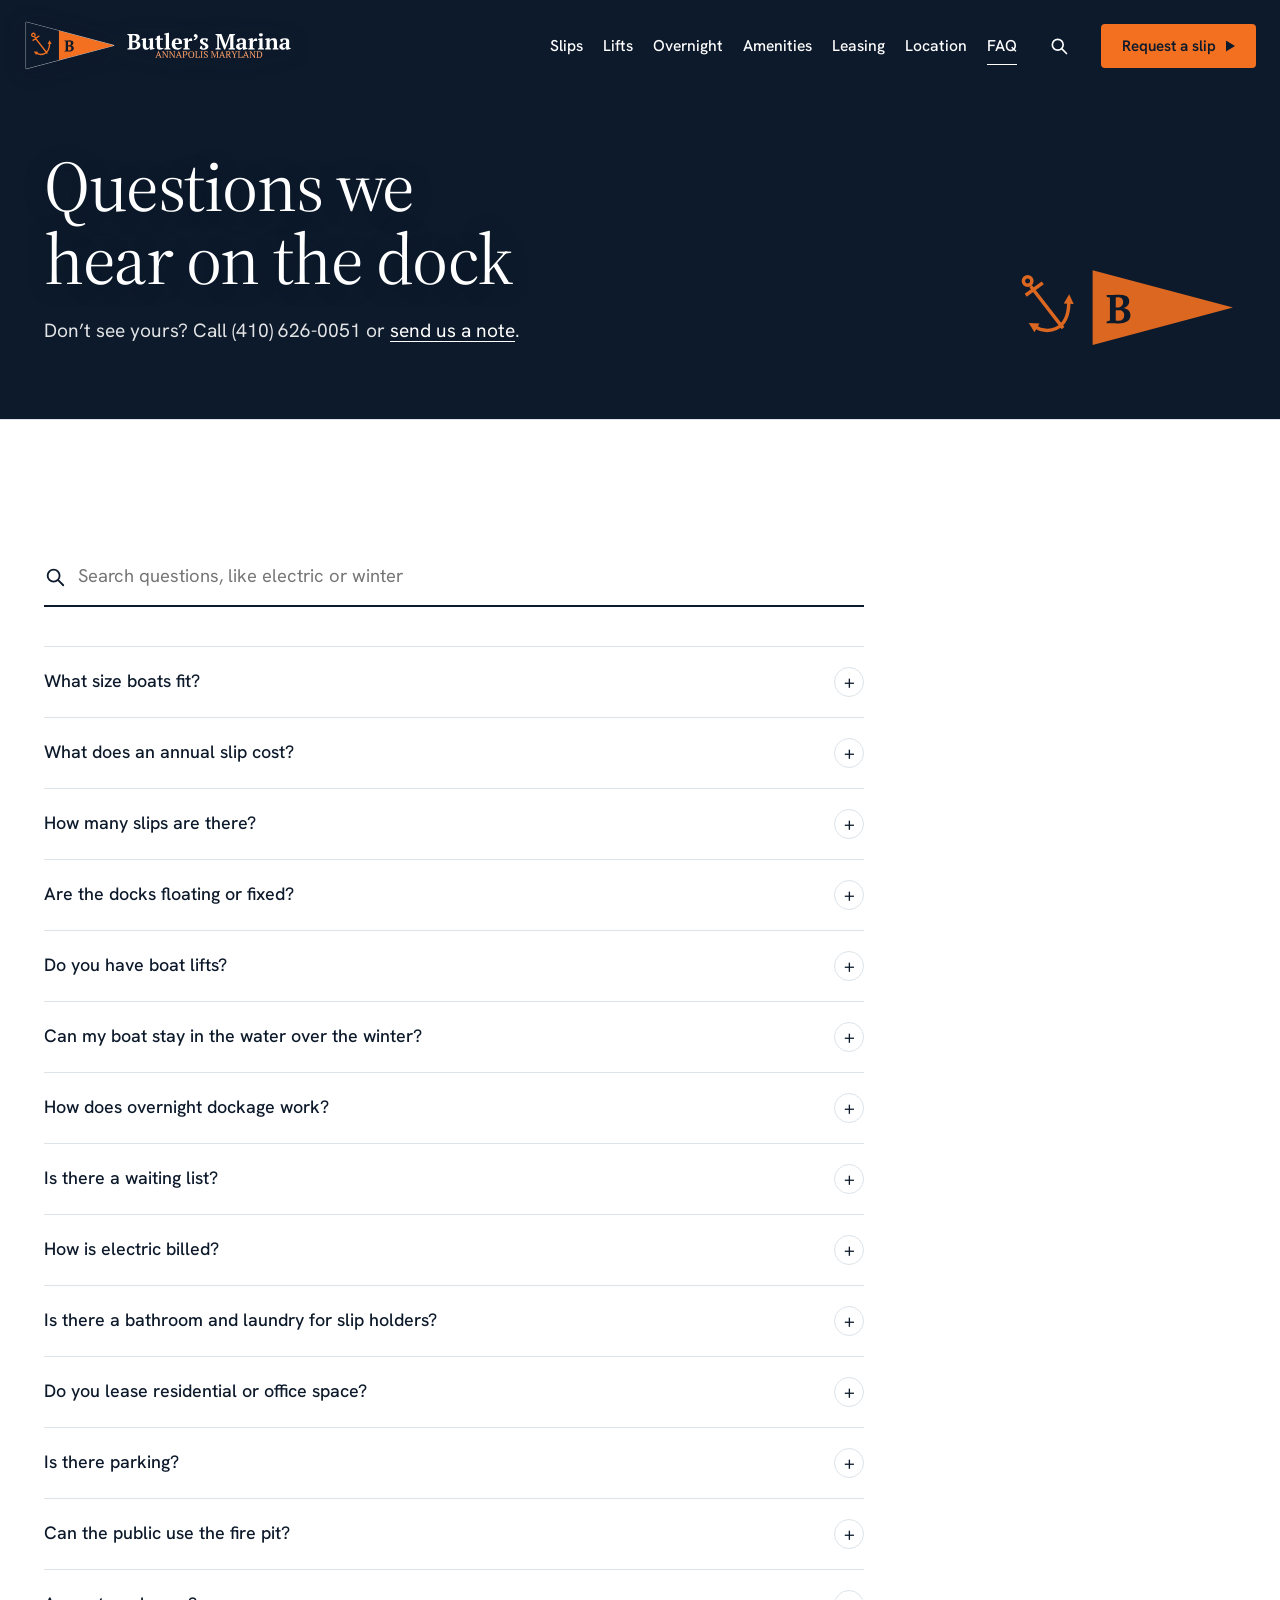
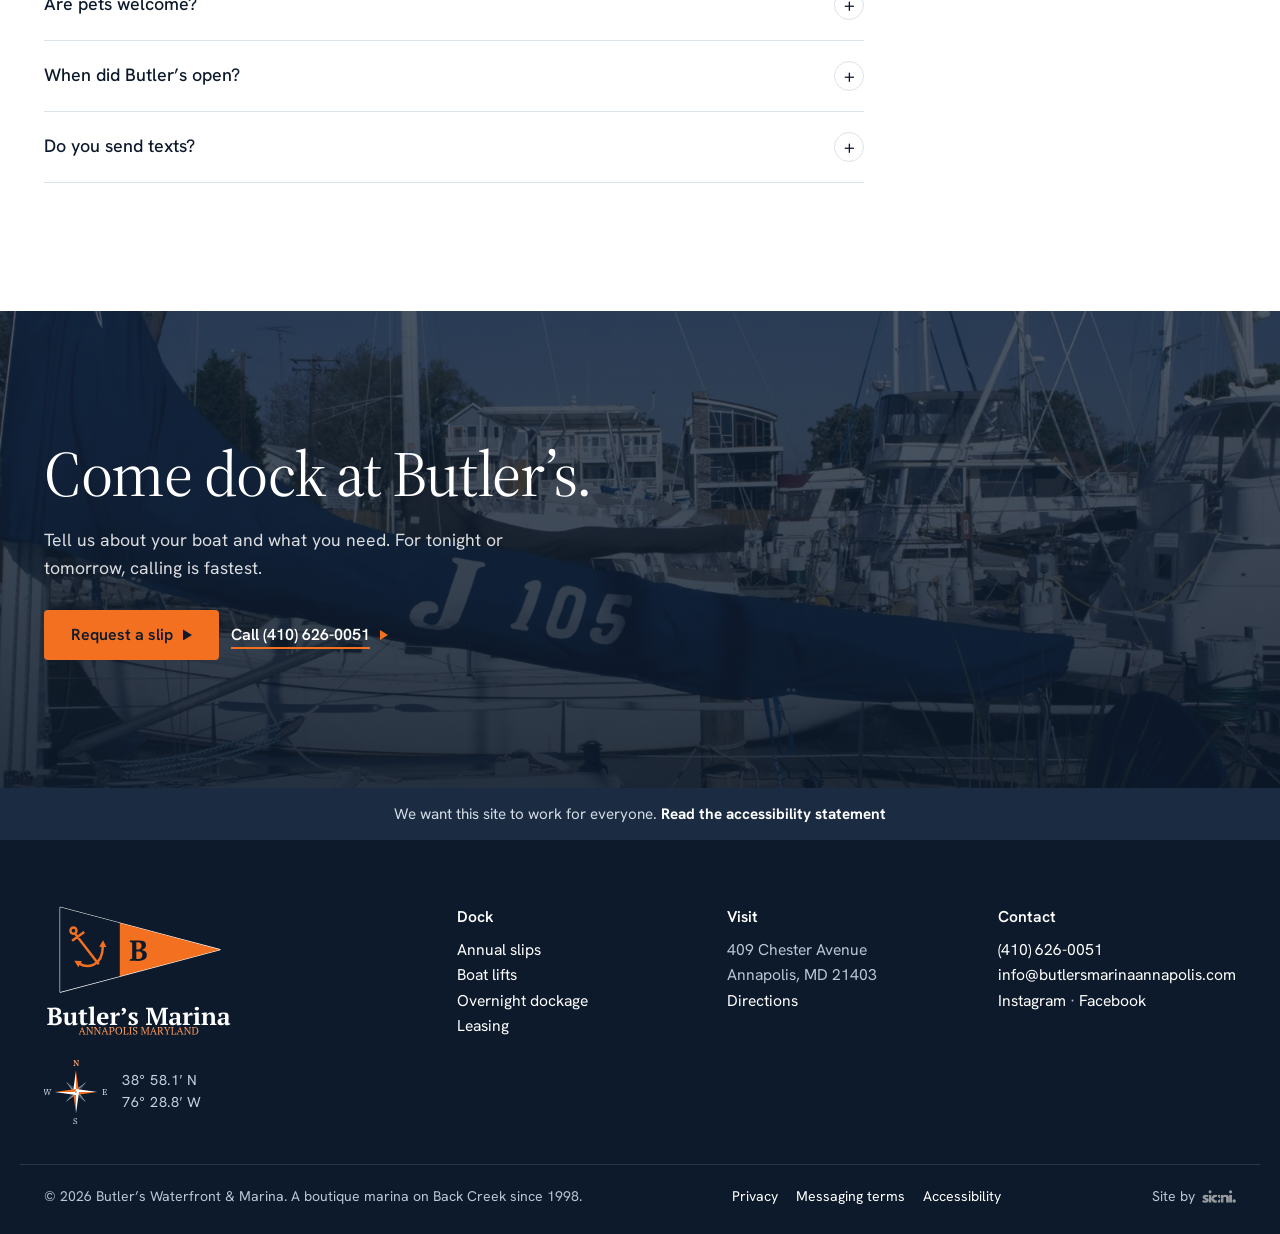
<file: faq/index.html>
<!doctype html>
<html lang="en" data-sv="d64ce9d7">
<head>
  <meta charset="utf-8">
  <meta name="viewport" content="width=device-width, initial-scale=1, viewport-fit=cover">
  <title>Marina FAQ: slips, lifts, parking, pets | Butler's Marina</title>
  <meta name="description" content="Answers on slip sizes, lifts, electric billing, winter in the water, overnight rates, parking, pets, the waiting list and leasing.">
  <link rel="canonical" href="https://butlersmarinaannapolis.com/faq/">
  <meta property="og:type" content="website">
  <meta property="og:site_name" content="Butler's Marina">
  <meta property="og:title" content="Marina FAQ: slips, lifts, parking, pets | Butler's Marina">
  <meta property="og:description" content="Answers on slip sizes, lifts, electric billing, winter in the water, overnight rates, parking, pets, the waiting list and leasing.">
  <meta property="og:url" content="https://butlersmarinaannapolis.com/faq/">
  <meta property="og:image" content="https://butlersmarinaannapolis.com/assets/og/faq.jpg">
  <meta property="og:image:width" content="1200">
  <meta property="og:image:height" content="630">
  <meta name="twitter:card" content="summary_large_image">
  <meta name="twitter:image" content="https://butlersmarinaannapolis.com/assets/og/faq.jpg">
  <meta name="theme-color" content="#0D1A2B">
  <link rel="icon" href="../assets/img/burgee.svg" type="image/svg+xml">
  <link rel="icon" href="../assets/img/favicon-64.png" type="image/png" sizes="64x64">
  <link rel="apple-touch-icon" href="../assets/img/apple-touch-icon.png">
  <link rel="preload" href="../assets/fonts/hanken.woff2" as="font" type="font/woff2" crossorigin>
  <link rel="preload" href="../assets/fonts/source-serif.woff2" as="font" type="font/woff2" crossorigin>
  <link rel="stylesheet" href="../styles.css?v=68037ca1">
  <script>
    (function () {
      // once per visit: marked as seen the moment it shows, in a cookie and in storage, so any page after it skips it
      var d = document.documentElement, seen = /(^|; )bm_splash=1/.test(document.cookie);
      try { seen = seen || sessionStorage.getItem("bm-splash") === "1" || Date.now() - (+localStorage.getItem("bm-splash-at") || 0) < 432e5; } catch (e) {}
      if (seen || window.matchMedia("(prefers-reduced-motion: reduce)").matches) return;
      document.cookie = "bm_splash=1; path=/; max-age=43200; SameSite=Lax";
      try { sessionStorage.setItem("bm-splash", "1"); localStorage.setItem("bm-splash-at", String(Date.now())); } catch (e) {}
      d.classList.add("splash-on");
    })();
  </script>
  <script type="application/ld+json">{"@context": "https://schema.org", "@type": "FAQPage", "mainEntity": [{"@type": "Question", "name": "What size boats fit?", "acceptedAnswer": {"@type": "Answer", "text": "Boats from 25 to 75 feet. Send us your length, beam and draft and we’ll match you to a slip."}}, {"@type": "Question", "name": "What does an annual slip cost?", "acceptedAnswer": {"@type": "Answer", "text": "It depends on the slip. Request a quote or call (410) 626-0051."}}, {"@type": "Question", "name": "How many slips are there?", "acceptedAnswer": {"@type": "Answer", "text": "Twenty-nine, and thirteen of them have lifts. See them on the dock map."}}, {"@type": "Question", "name": "Are the docks floating or fixed?", "acceptedAnswer": {"@type": "Answer", "text": "Fixed. Every dock at Butler’s is a fixed dock."}}, {"@type": "Question", "name": "Do you have boat lifts?", "acceptedAnswer": {"@type": "Answer", "text": "Yes. Boat lifts for 7,000 to 30,000 lbs, plus jet ski lifts and small tender lifts. Ask what’s open."}}, {"@type": "Question", "name": "Can my boat stay in the water over the winter?", "acceptedAnswer": {"@type": "Answer", "text": "Yes. De-icers keep the water open around the docks all winter."}}, {"@type": "Question", "name": "How does overnight dockage work?", "acceptedAnswer": {"@type": "Answer", "text": "$4 per foot per night, with electricity and every amenity included. Overnight dockage is upon availability, so reserve ahead if you can. Check in from 1:00 PM. Check out by 11:00 AM."}}, {"@type": "Question", "name": "Is there a waiting list?", "acceptedAnswer": {"@type": "Answer", "text": "Yes, for annual slips and overnight dockage. Ask to join it on the request form and we’ll call when a slip opens."}}, {"@type": "Question", "name": "How is electric billed?", "acceptedAnswer": {"@type": "Answer", "text": "Each slip is metered individually, so annual slip holders pay for what their slip uses. Overnight stays include electricity in the $4 per foot rate."}}, {"@type": "Question", "name": "Is there a bathroom and laundry for slip holders?", "acceptedAnswer": {"@type": "Answer", "text": "Yes. A full bathroom and a washer and dryer in the mixed-use building on the property."}}, {"@type": "Question", "name": "Do you lease residential or office space?", "acceptedAnswer": {"@type": "Answer", "text": "Yes. The mixed-use building on the property has residential and office space available for long term lease. Openings are posted on the leasing page."}}, {"@type": "Question", "name": "Is there parking?", "acceptedAnswer": {"@type": "Answer", "text": "Yes. There’s free off-street parking. Parking on the property is for slip holders only, with a parking sticker provided by Butler’s Marina."}}, {"@type": "Question", "name": "Can the public use the fire pit?", "acceptedAnswer": {"@type": "Answer", "text": "No. The fire pit is for slip holders, overnight guests and residential tenants."}}, {"@type": "Question", "name": "Are pets welcome?", "acceptedAnswer": {"@type": "Answer", "text": "Yes. Keep your pet on a leash and clean up after them."}}, {"@type": "Question", "name": "When did Butler’s open?", "acceptedAnswer": {"@type": "Answer", "text": "In 1998, founded by Marcellous and Pier Butler."}}, {"@type": "Question", "name": "Do you send texts?", "acceptedAnswer": {"@type": "Answer", "text": "Only if you opt in. Read our SMS privacy policy and messaging terms."}}]}</script>
</head>
<body>
<a class="skip" href="#main">Skip to content</a>

<div class="splash" id="splash" aria-hidden="true">
  <div class="splash__inner">
    <div class="splash__flag"><img src="../assets/img/burgee.svg" width="304" height="166" alt=""></div>
    <img class="splash__word" src="../assets/img/wordmark.svg" width="348" height="62" alt="">
  </div>
</div>

<header class="bar" id="top">
  <a class="brand" href="../" aria-label="Butler's Marina, home">
    <svg class="logo" aria-hidden="true" focusable="false" viewBox="-3 -3 907.8 172"><g transform="translate(-100 -87)"><path class="lg-edge" d="M104 91L400 169.5L104 248Z"/><path class="lg-hoist" d="M104 91L214.5 120.3L214.5 218.7L104 248Z"/><path class="lg-fly" d="M214.5 120.3L400 169.5L214.5 218.7Z"/><path class="lg-anchor-s" d="M132.6 141.4L175.4 196.6M126 153.2L148.6 136.8M139.6 195.4C153 204 182.5 202 183 163M123 134.3a5.6 5.6 0 1 0 11.2 0a5.6 5.6 0 1 0 -11.2 0"/><path class="lg-anchor" d="M130.09 189.87L144.22 190.45L140.07 197.58L137.58 201.86ZM183.48 152.01L189.53 164.79L181.29 164.43L176.34 164.21Z"/><path class="lg-b" d="M233 190V187.98Q234.01 187.39 235.15 186.97Q236.3 186.54 237.36 186.43V156.32Q236.3 156.11 235.13 155.71Q233.96 155.31 233 154.78V152.75H241.57Q243.59 152.75 245.4 152.59Q247.21 152.43 249.55 152.43Q252.1 152.43 254.5 152.81Q256.89 153.18 258.75 154.14Q260.62 155.09 261.73 156.82Q262.85 158.55 262.85 161.27Q262.85 162.97 262.24 164.43Q261.63 165.9 260.54 167.01Q259.45 168.13 257.98 168.88Q256.52 169.62 254.82 169.94V170.15Q256.52 170.37 258.25 170.95Q259.98 171.54 261.36 172.65Q262.74 173.77 263.62 175.45Q264.5 177.12 264.5 179.41Q264.5 182.28 263.22 184.36Q261.95 186.43 259.79 187.77Q257.64 189.1 254.87 189.71Q252.1 190.32 249.12 190.32Q248.01 190.32 246.67 190.27Q245.34 190.21 244.01 190.16Q242.68 190.11 241.43 190.05Q240.18 190 239.33 190ZM249.07 186.86Q252.42 186.86 254.34 184.87Q256.25 182.87 256.25 179.57Q256.25 177.55 255.61 176.25Q254.98 174.94 253.86 174.17Q252.74 173.4 251.2 173.11Q249.65 172.81 247.85 172.81H245.03V186.49Q245.77 186.65 246.6 186.75Q247.42 186.86 249.07 186.86ZM246.73 169.35Q247.63 169.35 248.54 169.27Q249.44 169.2 250.24 169.09Q252.32 168.24 253.59 166.45Q254.87 164.67 254.87 162.38Q254.87 159.03 253.11 157.46Q251.36 155.89 248.59 155.89Q247.42 155.89 246.57 155.95Q245.72 156 245.03 156.11V169.35Z"/></g><g transform="translate(338 32.78) scale(1.62) translate(-76 -270)"><path class="lg-word" d="M80 309V307.26Q80.87 306.76 81.85 306.39Q82.83 306.03 83.75 305.94V280.06Q82.83 279.88 81.83 279.54Q80.82 279.2 80 278.74V277H87.36Q89.1 277 90.65 276.86Q92.21 276.73 94.22 276.73Q96.41 276.73 98.47 277.05Q100.52 277.37 102.12 278.19Q103.72 279.01 104.68 280.5Q105.64 281.98 105.64 284.32Q105.64 285.78 105.12 287.04Q104.59 288.29 103.66 289.25Q102.72 290.21 101.46 290.85Q100.2 291.49 98.74 291.77V291.95Q100.2 292.13 101.69 292.64Q103.18 293.14 104.36 294.1Q105.55 295.06 106.31 296.5Q107.06 297.94 107.06 299.9Q107.06 302.37 105.96 304.15Q104.87 305.94 103.02 307.08Q101.16 308.22 98.79 308.75Q96.41 309.27 93.85 309.27Q92.89 309.27 91.75 309.23Q90.61 309.18 89.46 309.14Q88.32 309.09 87.25 309.05Q86.17 309 85.44 309ZM93.81 306.3Q96.68 306.3 98.33 304.59Q99.98 302.87 99.98 300.04Q99.98 298.3 99.43 297.18Q98.88 296.06 97.92 295.4Q96.96 294.74 95.63 294.49Q94.31 294.24 92.75 294.24H90.33V305.98Q90.97 306.12 91.68 306.21Q92.39 306.3 93.81 306.3ZM91.79 291.26Q92.57 291.26 93.35 291.2Q94.12 291.13 94.81 291.04Q96.59 290.3 97.69 288.77Q98.79 287.24 98.79 285.28Q98.79 282.4 97.28 281.05Q95.77 279.7 93.39 279.7Q92.39 279.7 91.66 279.74Q90.93 279.79 90.33 279.88V291.26ZM112 299.95Q112 297.07 112.14 294.6Q112.27 292.13 112.27 289.39L109.26 289.02V287.24Q109.99 286.97 111.06 286.69Q112.14 286.42 113.28 286.21Q114.42 286.01 115.5 285.85Q116.57 285.69 117.3 285.6H118.86Q118.86 289.02 118.72 292.34Q118.58 295.65 118.58 298.85Q118.58 302.6 119.34 304.25Q120.09 305.89 122.15 305.89Q123.56 305.89 124.77 304.82Q125.99 303.74 126.76 301.37V289.39L123.79 289.02V287.24Q124.48 286.97 125.51 286.69Q126.53 286.42 127.65 286.21Q128.77 286.01 129.87 285.85Q130.97 285.69 131.79 285.6H133.35V305.75L136.36 306.12V307.72Q135.72 307.99 134.76 308.27Q133.8 308.54 132.75 308.79Q131.7 309.05 130.67 309.21Q129.64 309.37 128.82 309.46H127.27L126.95 304.02H126.76Q126.53 304.98 125.94 305.96Q125.35 306.94 124.41 307.74Q123.47 308.54 122.19 309.05Q120.91 309.55 119.36 309.55Q117.62 309.55 116.27 309.11Q114.92 308.68 113.96 307.58Q113 306.49 112.5 304.63Q112 302.78 112 299.95ZM137.55 287.24Q139.29 286.14 141.21 285.69V281.98Q141.48 281.71 142.15 281.46Q142.81 281.21 143.56 281Q144.32 280.8 145.05 280.61Q145.78 280.43 146.24 280.34H147.79V286.14H153.82V289.02H147.79V300.86Q147.79 303.7 148.5 304.79Q149.21 305.89 150.85 305.89Q151.68 305.89 152.7 305.78Q153.73 305.66 154.6 305.34L154.92 306.85Q154.51 307.26 153.71 307.72Q152.91 308.18 151.88 308.59Q150.85 309 149.64 309.27Q148.43 309.55 147.11 309.55Q144.13 309.55 142.67 307.99Q141.21 306.44 141.21 302.97V289.02H137.55ZM169.46 309H156.84V307.22Q158.35 306.49 159.86 306.12V278.42L156.38 278.05V276.27Q156.98 276 158.03 275.72Q159.08 275.45 160.29 275.24Q161.5 275.04 162.72 274.88Q163.93 274.72 164.89 274.62H166.44V306.12Q167.95 306.49 169.46 307.22ZM192.82 305.16Q192.45 305.94 191.65 306.74Q190.85 307.54 189.69 308.15Q188.52 308.77 186.99 309.16Q185.46 309.55 183.67 309.55Q180.84 309.55 178.65 308.7Q176.45 307.86 174.99 306.28Q173.53 304.7 172.77 302.51Q172.02 300.31 172.02 297.57Q172.02 291.72 175.08 288.66Q178.14 285.6 183.58 285.6Q185.91 285.6 187.95 286.24Q189.98 286.88 191.33 288.34Q192.68 289.8 193.21 292.18Q193.73 294.56 193.14 297.98H179.1Q179.15 301.59 180.95 303.74Q182.76 305.89 186.28 305.89Q187.79 305.89 189.41 305.43Q191.03 304.98 191.95 304.25ZM183.4 288.2Q182.49 288.2 181.78 288.52Q181.07 288.84 180.54 289.69Q180.02 290.53 179.7 291.97Q179.38 293.41 179.24 295.61H186.6Q186.92 292.04 186.19 290.12Q185.46 288.2 183.4 288.2ZM208.4 291.4Q207.86 291.68 207.12 292.32Q206.39 292.96 205.8 294.42V306.12Q206.71 306.21 207.63 306.46Q208.54 306.71 209.46 307.22V309H196.2V307.22Q197.02 306.76 197.75 306.53Q198.49 306.3 199.22 306.12V289.39L196.2 289.02V287.24Q196.93 286.92 198.01 286.65Q199.08 286.37 200.22 286.17Q201.37 285.96 202.44 285.82Q203.51 285.69 204.25 285.6H205.8V291.68H205.98Q206.35 290.67 207.06 289.57Q207.76 288.48 208.72 287.56Q209.68 286.65 210.83 286.1Q211.97 285.55 213.2 285.6Q213.71 286.24 214.07 287.4Q214.44 288.57 214.67 289.62V291.4ZM217.68 287.97Q219.47 287.52 220.47 286.37Q221.48 285.23 221.39 284Q220.79 283.26 219.9 282.83Q219.01 282.4 218 282.08Q217.78 281.25 217.94 280.41Q218.1 279.56 218.55 278.85Q219.01 278.14 219.63 277.64Q220.24 277.14 220.88 277.05Q221.8 277.09 222.71 277.44Q223.63 277.78 224.34 278.4Q225.04 279.01 225.48 279.95Q225.91 280.89 225.91 282.17Q225.91 283.4 225.36 284.68Q224.82 285.96 223.83 287.06Q222.85 288.16 221.48 288.96Q220.11 289.76 218.51 290.08ZM242.09 304.02Q242.09 302.83 241.25 301.96Q240.4 301.09 239.15 300.36Q237.89 299.63 236.4 298.9Q234.92 298.17 233.66 297.18Q232.4 296.2 231.56 294.88Q230.71 293.55 230.71 291.63Q230.71 290.26 231.35 289.14Q231.99 288.02 233.09 287.24Q234.19 286.46 235.72 286.03Q237.25 285.6 239.03 285.6Q241.5 285.6 243.63 285.98Q245.75 286.37 247.35 287.06Q247.17 288.52 246.62 290.19Q246.07 291.86 245.57 293.23H244.01L242.09 288.57Q241.55 288.34 240.95 288.27Q240.36 288.2 239.63 288.2Q238.25 288.2 237.55 289Q236.84 289.8 236.84 290.81Q236.84 291.95 237.68 292.8Q238.53 293.64 239.79 294.37Q241.04 295.1 242.53 295.83Q244.01 296.57 245.27 297.5Q246.53 298.44 247.37 299.72Q248.22 301 248.22 302.78Q248.22 305.94 245.66 307.74Q243.1 309.55 238.8 309.55Q236.61 309.55 234.28 309.09Q231.95 308.63 230.26 307.81Q230.35 306.17 231.03 304.47Q231.72 302.78 232.5 301.46H234.05L236.29 306.44Q236.79 306.81 237.41 306.87Q238.03 306.94 238.57 306.94Q239.9 306.94 241 306.17Q242.09 305.39 242.09 304.02ZM303.49 309H289.82V307.26Q290.73 306.81 291.6 306.49Q292.47 306.17 293.47 305.94V286.83L293.7 281.48H293.34L291.83 286.37L283.01 309H280.9L272.13 286.56L270.48 281.21H270.07L270.12 287.01V305.75Q270.98 305.94 272.04 306.35Q273.09 306.76 274 307.26V309H262.85V307.26Q263.58 306.9 264.65 306.39Q265.73 305.89 266.69 305.71V280.06Q265.77 279.88 264.74 279.56Q263.72 279.24 262.94 278.74V277H275.33L282.32 295.61L283.65 299.99H283.69L285.06 295.51L292.19 277H303.53V278.74Q302.75 279.2 301.86 279.54Q300.97 279.88 300.06 280.06V305.98Q301.02 306.17 301.91 306.53Q302.8 306.9 303.49 307.26ZM325.93 302.37Q325.93 303.38 325.95 304.11Q325.98 304.84 326.07 305.66L329.22 306.12V307.72Q328.67 307.99 327.74 308.27Q326.8 308.54 325.77 308.79Q324.74 309.05 323.74 309.21Q322.73 309.37 321.95 309.46H320.4Q319.94 308.41 319.85 307.35Q319.76 306.3 319.71 304.79H319.49Q319.26 305.71 318.71 306.55Q318.16 307.4 317.31 308.06Q316.47 308.73 315.33 309.14Q314.18 309.55 312.77 309.55Q311.26 309.55 309.98 309.09Q308.7 308.63 307.74 307.81Q306.78 306.99 306.23 305.82Q305.68 304.66 305.68 303.19Q305.68 301.14 306.46 299.81Q307.23 298.49 308.9 297.64Q310.57 296.79 313.2 296.38Q315.83 295.97 319.58 295.79Q319.94 291.86 319.26 290.03Q318.57 288.2 316.29 288.2Q314.87 288.2 313.68 288.66L311.53 294.14H309.52Q309.15 293.6 308.81 292.89Q308.47 292.18 308.17 291.38Q307.87 290.58 307.67 289.76Q307.46 288.93 307.37 288.16Q309.11 286.97 311.85 286.28Q314.59 285.6 317.66 285.6Q320.26 285.6 321.91 286.17Q323.55 286.74 324.49 287.72Q325.43 288.7 325.79 290.03Q326.16 291.36 326.16 292.86Q326.16 295.61 326.04 297.82Q325.93 300.04 325.93 302.37ZM315.65 305.89Q316.61 305.89 317.29 305.53Q317.98 305.16 318.46 304.66Q318.94 304.15 319.19 303.56Q319.44 302.97 319.58 302.51V297.94Q317.43 297.98 316.06 298.21Q314.69 298.44 313.91 298.97Q313.13 299.49 312.83 300.29Q312.54 301.09 312.54 302.23Q312.54 303.97 313.36 304.93Q314.18 305.89 315.65 305.89ZM343.16 291.4Q342.62 291.68 341.88 292.32Q341.15 292.96 340.56 294.42V306.12Q341.47 306.21 342.39 306.46Q343.3 306.71 344.22 307.22V309H330.96V307.22Q331.78 306.76 332.51 306.53Q333.24 306.3 333.98 306.12V289.39L330.96 289.02V287.24Q331.69 286.92 332.76 286.65Q333.84 286.37 334.98 286.17Q336.12 285.96 337.2 285.82Q338.27 285.69 339 285.6H340.56V291.68H340.74Q341.11 290.67 341.82 289.57Q342.52 288.48 343.48 287.56Q344.44 286.65 345.59 286.1Q346.73 285.55 347.96 285.6Q348.47 286.24 348.83 287.4Q349.2 288.57 349.43 289.62V291.4ZM363.64 309H351.03V307.22Q351.71 306.85 352.44 306.6Q353.17 306.35 354.04 306.12V289.39L351.03 289.02V287.24Q351.71 286.97 352.74 286.69Q353.77 286.42 354.91 286.21Q356.05 286.01 357.15 285.85Q358.25 285.69 359.07 285.6H360.63V306.12Q361.54 306.35 362.27 306.6Q363 306.85 363.64 307.22ZM353.27 278.65Q353.27 277.05 354.36 276.13Q355.46 275.22 357.2 275.22Q358.93 275.22 360.03 276.13Q361.13 277.05 361.13 278.65Q361.13 280.2 360.03 281.12Q358.93 282.03 357.2 282.03Q355.46 282.03 354.36 281.12Q353.27 280.2 353.27 278.65ZM393.68 309H381.56V307.22Q382.16 306.9 382.73 306.65Q383.3 306.39 384.08 306.12V295.38Q384.08 292.5 383.25 290.88Q382.43 289.25 380.33 289.25Q378.59 289.25 377.33 290.37Q376.08 291.49 375.44 293.41V306.12Q376.17 306.3 376.74 306.55Q377.31 306.81 377.95 307.22V309H365.84V307.22Q366.98 306.62 368.85 306.12V289.39L365.84 289.02V287.24Q366.43 286.97 367.39 286.72Q368.35 286.46 369.47 286.24Q370.59 286.01 371.76 285.85Q372.92 285.69 373.88 285.6H375.44V290.3H375.48Q376.44 288.38 378.36 286.99Q380.28 285.6 383.02 285.6Q384.81 285.6 386.22 286.03Q387.64 286.46 388.62 287.56Q389.61 288.66 390.13 290.51Q390.66 292.36 390.66 295.19V306.12Q392.49 306.44 393.68 307.22ZM415.71 302.37Q415.71 303.38 415.73 304.11Q415.75 304.84 415.85 305.66L419 306.12V307.72Q418.45 307.99 417.51 308.27Q416.58 308.54 415.55 308.79Q414.52 309.05 413.51 309.21Q412.51 309.37 411.73 309.46H410.18Q409.72 308.41 409.63 307.35Q409.54 306.3 409.49 304.79H409.26Q409.03 305.71 408.49 306.55Q407.94 307.4 407.09 308.06Q406.25 308.73 405.1 309.14Q403.96 309.55 402.54 309.55Q401.04 309.55 399.76 309.09Q398.48 308.63 397.52 307.81Q396.56 306.99 396.01 305.82Q395.46 304.66 395.46 303.19Q395.46 301.14 396.24 299.81Q397.01 298.49 398.68 297.64Q400.35 296.79 402.98 296.38Q405.61 295.97 409.35 295.79Q409.72 291.86 409.03 290.03Q408.35 288.2 406.06 288.2Q404.65 288.2 403.46 288.66L401.31 294.14H399.3Q398.93 293.6 398.59 292.89Q398.25 292.18 397.95 291.38Q397.65 290.58 397.45 289.76Q397.24 288.93 397.15 288.16Q398.89 286.97 401.63 286.28Q404.37 285.6 407.43 285.6Q410.04 285.6 411.69 286.17Q413.33 286.74 414.27 287.72Q415.21 288.7 415.57 290.03Q415.94 291.36 415.94 292.86Q415.94 295.61 415.82 297.82Q415.71 300.04 415.71 302.37ZM405.42 305.89Q406.38 305.89 407.07 305.53Q407.75 305.16 408.23 304.66Q408.71 304.15 408.97 303.56Q409.22 302.97 409.35 302.51V297.94Q407.21 297.98 405.83 298.21Q404.46 298.44 403.69 298.97Q402.91 299.49 402.61 300.29Q402.32 301.09 402.32 302.23Q402.32 303.97 403.14 304.93Q403.96 305.89 405.42 305.89Z"/><path class="lg-tag" d="M142.36 326.5H138V325.93Q138.71 325.62 139.41 325.46L144.39 312.51H144.96L149.93 325.46Q150.32 325.54 150.7 325.64Q151.09 325.73 151.42 325.93V326.5H146.39V325.93Q146.78 325.77 147.2 325.65Q147.61 325.54 148 325.46L146.67 321.86H141.97L140.67 325.46Q141.5 325.58 142.36 325.93ZM142.36 320.84H146.33L144.78 316.67L144.41 314.98H144.37L143.88 316.71ZM160.99 312.74H165.24V313.31Q164.41 313.86 163.63 314.1V326.74H162.51L155.37 315.91L154.61 314.38H154.55L154.72 315.91V325.24Q155.53 325.46 156.24 325.93V326.5H151.99V325.93Q152.35 325.71 152.75 325.55Q153.15 325.38 153.6 325.24V313.98Q153.21 313.82 152.83 313.65Q152.44 313.47 152.11 313.29V312.74H155.43L161.62 322.08L162.52 323.77H162.6L162.51 322.08V314.1Q162.09 313.92 161.71 313.73Q161.33 313.53 160.99 313.31ZM175.38 312.74H179.62V313.31Q178.8 313.86 178.01 314.1V326.74H176.89L169.76 315.91L168.99 314.38H168.93L169.11 315.91V325.24Q169.91 325.46 170.62 325.93V326.5H166.38V325.93Q166.73 325.71 167.13 325.55Q167.54 325.38 167.99 325.24V313.98Q167.59 313.82 167.21 313.65Q166.83 313.47 166.49 313.29V312.74H169.82L176.01 322.08L176.91 323.77H176.99L176.89 322.08V314.1Q176.48 313.92 176.09 313.73Q175.71 313.53 175.38 313.31ZM184.55 326.5H180.19V325.93Q180.9 325.62 181.61 325.46L186.58 312.51H187.15L192.12 325.46Q192.51 325.54 192.9 325.64Q193.28 325.73 193.61 325.93V326.5H188.58V325.93Q188.98 325.77 189.39 325.65Q189.8 325.54 190.19 325.46L188.86 321.86H184.16L182.86 325.46Q183.69 325.58 184.55 325.93ZM184.55 320.84H188.52L186.97 316.67L186.6 314.98H186.56L186.07 316.71ZM197.68 325.46Q198.21 325.52 198.68 325.65Q199.15 325.77 199.57 325.93V326.5H194.18V325.93Q194.58 325.73 194.99 325.64Q195.4 325.54 195.79 325.46V313.81Q195.34 313.73 194.95 313.6Q194.56 313.47 194.18 313.31V312.74H195.95Q196.74 312.74 197.66 312.67Q198.58 312.59 199.43 312.59Q200.39 312.59 201.32 312.79Q202.24 313 202.96 313.49Q203.67 313.98 204.12 314.8Q204.56 315.61 204.56 316.83Q204.56 317.99 204.11 318.82Q203.65 319.64 202.9 320.17Q202.14 320.7 201.18 320.95Q200.22 321.19 199.19 321.19Q199.1 321.19 198.89 321.19Q198.68 321.19 198.45 321.18Q198.21 321.17 198 321.15Q197.78 321.14 197.68 321.12ZM199.02 313.61Q198.55 313.61 198.25 313.63Q197.96 313.65 197.68 313.71V320.07Q197.78 320.11 197.97 320.12Q198.15 320.13 198.36 320.15Q198.57 320.17 198.76 320.17Q198.96 320.17 199.08 320.17Q199.76 320.17 200.37 319.99Q200.98 319.8 201.44 319.39Q201.91 318.97 202.18 318.34Q202.46 317.72 202.46 316.83Q202.46 315.22 201.54 314.41Q200.63 313.61 199.02 313.61ZM206.37 319.62Q206.37 318.09 206.79 316.78Q207.21 315.48 208.01 314.52Q208.8 313.57 209.96 313.04Q211.12 312.51 212.6 312.51Q214.07 312.51 215.23 313.04Q216.39 313.57 217.18 314.52Q217.98 315.48 218.4 316.78Q218.83 318.09 218.83 319.62Q218.83 321.15 218.4 322.46Q217.98 323.77 217.18 324.72Q216.39 325.67 215.23 326.21Q214.07 326.74 212.6 326.74Q211.12 326.74 209.96 326.21Q208.8 325.67 208.01 324.72Q207.21 323.77 206.79 322.46Q206.37 321.15 206.37 319.62ZM208.47 319.62Q208.47 320.88 208.73 321.99Q209 323.1 209.53 323.93Q210.06 324.75 210.87 325.23Q211.67 325.71 212.77 325.71Q213.78 325.71 214.52 325.23Q215.27 324.75 215.75 323.93Q216.23 323.1 216.48 321.99Q216.72 320.88 216.72 319.62Q216.72 318.36 216.47 317.25Q216.21 316.14 215.68 315.32Q215.15 314.49 214.35 314.01Q213.54 313.53 212.44 313.53Q211.36 313.53 210.6 314.01Q209.84 314.49 209.37 315.32Q208.9 316.14 208.69 317.25Q208.47 318.36 208.47 319.62ZM220.44 312.74H225.82V313.31Q225.35 313.49 224.88 313.62Q224.41 313.75 223.93 313.81V325.48H228.45L229.61 322.31H230.12Q230.18 322.73 230.23 323.27Q230.28 323.81 230.31 324.39Q230.34 324.97 230.34 325.52Q230.34 326.07 230.32 326.5H220.44V325.93Q220.91 325.71 221.3 325.62Q221.69 325.52 222.05 325.46V313.81Q221.6 313.73 221.18 313.6Q220.77 313.47 220.44 313.31ZM236.63 326.5H231.6V325.93Q232.37 325.58 233.17 325.46V313.81Q232.78 313.73 232.38 313.6Q231.99 313.47 231.6 313.31V312.74H236.63V313.31Q236.28 313.47 235.86 313.6Q235.45 313.73 235.06 313.81V325.46Q235.47 325.54 235.88 325.65Q236.3 325.77 236.63 325.93ZM240.52 325.14Q240.76 325.38 241.13 325.55Q241.5 325.71 242.25 325.71Q242.88 325.71 243.43 325.55Q243.98 325.38 244.38 325.06Q244.78 324.73 245.02 324.27Q245.26 323.81 245.26 323.22Q245.26 322.43 244.77 321.9Q244.29 321.37 243.58 320.96Q242.86 320.55 242.01 320.15Q241.17 319.76 240.45 319.22Q239.73 318.68 239.25 317.92Q238.77 317.17 238.77 316.03Q238.77 315.2 239.07 314.55Q239.36 313.9 239.9 313.45Q240.44 313 241.19 312.75Q241.94 312.51 242.86 312.51Q244.06 312.51 245.05 312.7Q246.04 312.88 246.61 313.16Q246.61 313.49 246.56 313.93Q246.51 314.38 246.45 314.85Q246.38 315.32 246.3 315.76Q246.22 316.2 246.14 316.54H245.63L244.84 313.84Q244.49 313.69 243.95 313.61Q243.41 313.53 242.8 313.53Q241.8 313.53 241.19 314.09Q240.58 314.65 240.58 315.65Q240.58 316.46 241.06 317.01Q241.54 317.56 242.27 317.99Q243 318.42 243.83 318.83Q244.67 319.23 245.39 319.76Q246.12 320.29 246.6 321.02Q247.08 321.74 247.08 322.83Q247.08 323.71 246.76 324.44Q246.44 325.16 245.83 325.67Q245.22 326.19 244.33 326.46Q243.45 326.74 242.33 326.74Q241.09 326.74 240.11 326.44Q239.13 326.15 238.71 325.81Q238.73 325.48 238.78 325.01Q238.83 324.53 238.9 324.03Q238.97 323.53 239.05 323.06Q239.13 322.59 239.2 322.26H239.71ZM269.33 326.5H264.46V325.93Q264.85 325.77 265.24 325.66Q265.63 325.56 266.05 325.46V316.62L266.13 314.32H265.97L265.32 316.42L261.29 326.5H260.78L256.95 316.42L256.24 314.12H256.06L256.08 316.62V325.46Q256.46 325.54 256.83 325.65Q257.2 325.77 257.58 325.93V326.5H253.47V325.93Q253.84 325.77 254.25 325.65Q254.65 325.52 255.06 325.44V313.81Q254.65 313.73 254.25 313.6Q253.84 313.47 253.45 313.31V312.74H257.48L260.9 321.72L261.57 323.75H261.59L262.25 321.69L265.79 312.74H269.35V313.31Q269 313.47 268.62 313.6Q268.25 313.73 267.86 313.81V325.48Q268.27 325.56 268.63 325.66Q269 325.77 269.33 325.93ZM274.28 326.5H269.92V325.93Q270.63 325.62 271.33 325.46L276.31 312.51H276.88L281.85 325.46Q282.24 325.54 282.62 325.64Q283.01 325.73 283.34 325.93V326.5H278.31V325.93Q278.7 325.77 279.12 325.65Q279.53 325.54 279.92 325.46L278.58 321.86H273.89L272.59 325.46Q273.42 325.58 274.28 325.93ZM274.28 320.84H278.25L276.7 316.67L276.33 314.98H276.29L275.79 316.71ZM287.41 325.46Q287.86 325.56 288.27 325.66Q288.69 325.77 289.08 325.93V326.5H283.91V325.93Q284.34 325.73 284.74 325.64Q285.13 325.54 285.52 325.46V313.81Q285.01 313.71 284.62 313.58Q284.22 313.45 283.91 313.31V312.74H285.64Q286.43 312.74 287.36 312.67Q288.29 312.59 289.18 312.59Q290.14 312.59 290.98 312.8Q291.81 313.02 292.42 313.49Q293.03 313.96 293.37 314.69Q293.72 315.42 293.72 316.44Q293.72 317.87 292.96 318.82Q292.2 319.76 290.91 320.17Q291.75 321.51 292.67 322.83Q293.6 324.14 294.6 325.44L295.66 326.01V326.5H293.28L292.54 325.95Q291.99 325.26 291.54 324.6Q291.08 323.95 290.69 323.27Q290.3 322.59 289.95 321.89Q289.61 321.19 289.26 320.41H287.41ZM288.74 313.61Q288.27 313.61 287.97 313.63Q287.66 313.65 287.41 313.71V319.58H288.82Q290.18 319.58 290.98 318.72Q291.77 317.85 291.77 316.44Q291.77 314.98 290.93 314.3Q290.08 313.61 288.74 313.61ZM304.19 312.74H308.51V313.31Q307.77 313.69 307.02 313.81L303.31 320.64V325.46Q304.07 325.56 304.8 325.93V326.5H299.81V325.93Q300.52 325.58 301.42 325.46V320.66L297.45 313.81Q297 313.73 296.61 313.6Q296.23 313.47 295.86 313.31V312.74H301.07V313.31Q300.77 313.43 300.4 313.56Q300.02 313.69 299.55 313.81L302.78 319.58L305.8 313.81Q305.35 313.71 304.95 313.58Q304.54 313.45 304.19 313.31ZM309.08 312.74H314.47V313.31Q314 313.49 313.52 313.62Q313.05 313.75 312.58 313.81V325.48H317.1L318.26 322.31H318.77Q318.83 322.73 318.88 323.27Q318.93 323.81 318.96 324.39Q318.99 324.97 318.99 325.52Q318.99 326.07 318.97 326.5H309.08V325.93Q309.56 325.71 309.95 325.62Q310.34 325.52 310.7 325.46V313.81Q310.24 313.73 309.83 313.6Q309.42 313.47 309.08 313.31ZM323.66 326.5H319.3V325.93Q320.01 325.62 320.72 325.46L325.69 312.51H326.26L331.23 325.46Q331.62 325.54 332.01 325.64Q332.39 325.73 332.72 325.93V326.5H327.69V325.93Q328.09 325.77 328.5 325.65Q328.91 325.54 329.3 325.46L327.97 321.86H323.27L321.97 325.46Q322.8 325.58 323.66 325.93ZM323.66 320.84H327.63L326.08 316.67L325.71 314.98H325.67L325.18 316.71ZM342.29 312.74H346.54V313.31Q345.71 313.86 344.93 314.1V326.74H343.81L336.67 315.91L335.91 314.38H335.85L336.03 315.91V325.24Q336.83 325.46 337.54 325.93V326.5H333.29V325.93Q333.65 325.71 334.05 325.55Q334.45 325.38 334.91 325.24V313.98Q334.51 313.82 334.13 313.65Q333.75 313.47 333.41 313.29V312.74H336.73L342.92 322.08L343.83 323.77H343.91L343.81 322.08V314.1Q343.39 313.92 343.01 313.73Q342.63 313.53 342.29 313.31ZM347.68 326.5V325.93Q348.37 325.62 349.29 325.46V313.81Q348.84 313.71 348.43 313.58Q348.01 313.45 347.68 313.31V312.74H349.68Q350.02 312.74 350.47 312.72Q350.92 312.7 351.4 312.68Q351.88 312.65 352.33 312.62Q352.77 312.59 353.06 312.59Q356.4 312.59 358.2 314.38Q360 316.16 360 319.45Q360 321 359.56 322.32Q359.12 323.65 358.21 324.61Q357.31 325.58 355.92 326.13Q354.54 326.68 352.65 326.68Q352.36 326.68 351.98 326.65Q351.61 326.62 351.2 326.59Q350.78 326.56 350.36 326.53Q349.94 326.5 349.57 326.5ZM352.79 313.61Q352.28 313.61 351.81 313.62Q351.33 313.63 351.06 313.69V325.6Q351.16 325.62 351.41 325.63Q351.67 325.64 351.96 325.65Q352.26 325.65 352.52 325.65Q352.79 325.65 352.91 325.65Q354.26 325.65 355.21 325.14Q356.15 324.63 356.75 323.78Q357.35 322.92 357.62 321.8Q357.9 320.68 357.9 319.45Q357.9 318.48 357.63 317.45Q357.37 316.42 356.77 315.56Q356.17 314.71 355.19 314.16Q354.2 313.61 352.79 313.61Z"/></g></svg>
  </a>
  <nav id="nav" class="bar__nav" aria-label="Main">
    <a href="../slips/">Slips</a>
    <a href="../lifts/">Lifts</a>
    <a href="../overnight/">Overnight</a>
    <a href="../amenities/">Amenities</a>
    <a href="../leasing/">Leasing</a>
    <a href="../location/">Location</a>
    <a href="../faq/" aria-current="page" class="is-here">FAQ</a>
    <a class="bar__navphone" href="tel:+14106260051">Call (410) 626-0051</a>
  </nav>
  <button class="bar__search" type="button" aria-label="Search the site" aria-controls="srch" aria-expanded="false" data-search-open><svg viewBox="0 0 24 24" width="22" height="22" aria-hidden="true"><circle cx="10.5" cy="10.5" r="6.5" fill="none" stroke="currentColor" stroke-width="2"/><path d="M15.5 15.5L21 21" stroke="currentColor" stroke-width="2" stroke-linecap="round"/></svg><span>Search</span></button>
  <a class="bar__call" href="tel:+14106260051">(410) 626-0051</a>
  <a class="btn btn--signal bar__cta" href="../contact/">Request a slip</a>
  <button class="bar__menu" type="button" aria-expanded="false" aria-controls="nav"><span class="sr">Menu</span><span class="bar__lines" aria-hidden="true"></span></button>
</header>

<div class="srch" id="srch" hidden>
  <div class="srch__scrim" data-search-close></div>
  <div class="srch__panel" role="dialog" aria-modal="true" aria-label="Search the site">
    <div class="srch__inner">
      <form class="srch__form" role="search" onsubmit="return false">
        <svg viewBox="0 0 24 24" width="22" height="22" aria-hidden="true"><circle cx="10.5" cy="10.5" r="6.5" fill="none" stroke="currentColor" stroke-width="2"/><path d="M15.5 15.5L21 21" stroke="currentColor" stroke-width="2" stroke-linecap="round"/></svg>
        <label class="sr" for="srchQ">Search the site</label>
        <input id="srchQ" type="search" placeholder="Search slips, lifts, rates, places" autocomplete="off" spellcheck="false" aria-controls="srchList" aria-autocomplete="list">
        <button class="srch__close" type="button" data-search-close aria-label="Close search">Close</button>
      </form>
      <ul class="srch__list" id="srchList" role="listbox" aria-label="Results"></ul>
      <p class="srch__empty" id="srchEmpty" hidden>Nothing matches that. Call (410) 626-0051 and we&#8217;ll help.</p>
      <p class="srch__hint" id="srchHint">Try <button type="button" data-q="electric">electric</button>, <button type="button" data-q="lift">lift</button>, <button type="button" data-q="winter">winter</button>, <button type="button" data-q="parking">parking</button> or <button type="button" data-q="State House">State House</button>.</p>
      <a id="siteRoot" href="../" hidden></a>
    </div>
  </div>
</div>

<main id="main">
<section class="phero phero--navy" aria-labelledby="page-title">
  <img class="phero__mark" src="../assets/img/burgee.svg" width="304" height="166" alt="">
  <div class="wrap phero__inner">
    <h1 id="page-title">Questions we hear on the dock</h1>
    <p class="phero__sub">Don&#8217;t see yours? Call (410) 626-0051 or <a href="../contact/">send us a note</a>.</p>
  </div>
</section>

<section class="faq" aria-label="Questions and answers">
  <div class="wrap faq__one">
    <div class="faq__search" role="search">
      <label class="sr" for="faqQ">Search questions</label>
      <svg viewBox="0 0 24 24" width="22" height="22" aria-hidden="true"><circle cx="10.5" cy="10.5" r="6.5" fill="none" stroke="currentColor" stroke-width="2"/><path d="M15.5 15.5L21 21" stroke="currentColor" stroke-width="2" stroke-linecap="round"/></svg>
      <input id="faqQ" type="search" placeholder="Search questions, like electric or winter" autocomplete="off">
    </div>
    <p class="faq__count" id="faqCount" role="status"></p>
    <div class="faq__list">
      <details id="q-what-size-boats-fit"><summary>What size boats fit?</summary><p>Boats from 25 to 75 feet. Send us your length, beam and draft and we&#8217;ll match you to a slip.</p></details><details id="q-what-does-an-annual-slip-cost"><summary>What does an annual slip cost?</summary><p>It depends on the slip. <a href="../contact/?type=Annual+slip">Request a quote</a> or call (410) 626-0051.</p></details><details id="q-how-many-slips-are-there"><summary>How many slips are there?</summary><p>Twenty-nine, and thirteen of them have lifts. See them on the <a href="../slips/#dock-map">dock map</a>.</p></details><details id="q-are-the-docks-floating-or-fixed"><summary>Are the docks floating or fixed?</summary><p>Fixed. Every dock at Butler&#8217;s is a fixed dock.</p></details><details id="q-do-you-have-boat-lifts"><summary>Do you have boat lifts?</summary><p>Yes. Boat lifts for 7,000 to 30,000 lbs, plus jet ski lifts and small tender lifts. <a href="../contact/?type=Boat+lift">Ask what&#8217;s open</a>.</p></details><details id="q-can-my-boat-stay-in-the-water-over-the-winter"><summary>Can my boat stay in the water over the winter?</summary><p>Yes. De-icers keep the water open around the docks all winter.</p></details><details id="q-how-does-overnight-dockage-work"><summary>How does overnight dockage work?</summary><p>$4 per foot per night, with electricity and every amenity included. Overnight dockage is upon availability, so reserve ahead if you can. Check in from 1:00 PM. Check out by 11:00 AM.</p></details><details id="q-is-there-a-waiting-list"><summary>Is there a waiting list?</summary><p>Yes, for annual slips and overnight dockage. Ask to join it on the <a href="../contact/">request form</a> and we&#8217;ll call when a slip opens.</p></details><details id="q-how-is-electric-billed"><summary>How is electric billed?</summary><p>Each slip is metered individually, so annual slip holders pay for what their slip uses. Overnight stays include electricity in the $4 per foot rate.</p></details><details id="q-is-there-a-bathroom-and-laundry-for-slip-holders"><summary>Is there a bathroom and laundry for slip holders?</summary><p>Yes. A full bathroom and a washer and dryer in the mixed-use building on the property.</p></details><details id="q-do-you-lease-residential-or-office-space"><summary>Do you lease residential or office space?</summary><p>Yes. The mixed-use building on the property has residential and office space available for long term lease. Openings are posted on the <a href="../leasing/">leasing page</a>.</p></details><details id="q-is-there-parking"><summary>Is there parking?</summary><p>Yes. There&#8217;s free off-street parking. Parking on the property is for slip holders only, with a parking sticker provided by Butler&#8217;s Marina.</p></details><details id="q-can-the-public-use-the-fire-pit"><summary>Can the public use the fire pit?</summary><p>No. The fire pit is for slip holders, overnight guests and residential tenants.</p></details><details id="q-are-pets-welcome"><summary>Are pets welcome?</summary><p>Yes. Keep your pet on a leash and clean up after them.</p></details><details id="q-when-did-butlers-open"><summary>When did Butler&#8217;s open?</summary><p>In 1998, founded by Marcellous and Pier Butler.</p></details><details id="q-do-you-send-texts"><summary>Do you send texts?</summary><p>Only if you opt in. Read our <a href="../privacy/">SMS privacy policy</a> and <a href="../tc/">messaging terms</a>.</p></details>
    </div>
    <p class="faq__none" id="faqNone" hidden>No question matches that yet. Call (410) 626-0051 or <a href="../contact/">send us a note</a>, and we&#8217;ll answer it.</p>
  </div>
</section>
<section class="contact close" aria-labelledby="close-title">
  <img class="contact__photo" src="../assets/photo/docks-1600.webp" srcset="../assets/photo/docks-800.webp 800w, ../assets/photo/docks-1600.webp 1600w, ../assets/photo/docks-2000.webp 2000w" sizes="100vw" width="2000" height="1333" alt="" loading="lazy">
  <div class="wrap close__inner">
    <h2 id="close-title">Come dock at Butler&#8217;s.</h2>
    <p>Tell us about your boat and what you need. For tonight or tomorrow, calling is fastest.</p>
    <div class="contact__ctas">
      <a class="btn btn--signal" href="../contact/">Request a slip</a>
      <a class="btn btn--ghost" href="tel:+14106260051">Call (410) 626-0051</a>
    </div>
  </div>
</section>

</main>

<nav class="dock-bar" aria-label="Quick actions">
  <a href="tel:+14106260051">Call</a>
  <a href="https://www.google.com/maps/dir/?api=1&amp;destination=409+Chester+Avenue+Annapolis+MD+21403" target="_blank" rel="noopener">Directions</a>
  <a class="dock-bar__main" href="../contact/">Request a slip</a>
</nav>

<footer class="foot">
  <p class="foot__a11y">We want this site to work for everyone. <a href="../accessibility/">Read the accessibility statement</a></p>
  <div class="wrap foot__grid">
    <div class="foot__brand">
      <img class="foot__logo" src="../assets/img/logo-light.svg" width="352" height="248" alt="Butler's Marina, Annapolis Maryland">
      <p class="foot__fix"><svg class="foot__compass" viewBox="-60 -60 120 120" aria-hidden="true"><g class="compass" aria-hidden="true"><path class="compass__d1" d="M17.5 -17.5L0.0 0.0L-2.8 -2.8Z"/><path class="compass__d2" d="M17.5 -17.5L0.0 0.0L2.8 2.8Z"/><path class="compass__d1" d="M17.5 17.5L0.0 0.0L2.8 -2.8Z"/><path class="compass__d2" d="M17.5 17.5L0.0 0.0L-2.8 2.8Z"/><path class="compass__d1" d="M-17.5 17.5L0.0 0.0L2.8 2.8Z"/><path class="compass__d2" d="M-17.5 17.5L0.0 0.0L-2.8 -2.8Z"/><path class="compass__d1" d="M-17.5 -17.5L0.0 0.0L-2.8 2.8Z"/><path class="compass__d2" d="M-17.5 -17.5L0.0 0.0L2.8 -2.8Z"/><path class="compass__a" d="M0.0 -40.0L0.0 0.0L-5.6 -0.0Z"/><path class="compass__b" d="M0.0 -40.0L0.0 0.0L5.6 -0.0Z"/><path class="compass__a" d="M40.0 -0.0L0.0 0.0L0.0 -5.6Z"/><path class="compass__b" d="M40.0 -0.0L0.0 0.0L0.0 5.6Z"/><path class="compass__a" d="M0.0 40.0L0.0 0.0L5.6 -0.0Z"/><path class="compass__b" d="M0.0 40.0L0.0 0.0L-5.6 0.0Z"/><path class="compass__a" d="M-40.0 0.0L0.0 0.0L0.0 5.6Z"/><path class="compass__b" d="M-40.0 0.0L0.0 0.0L-0.0 -5.6Z"/><circle class="compass__hub" cx="0.0" cy="0.0" r="2.0"/><text class="compass__l compass__n" x="0.0" y="-53.6" font-size="16.0" text-anchor="middle" dominant-baseline="central">N</text><text class="compass__l" x="53.6" y="-0.0" font-size="16.0" text-anchor="middle" dominant-baseline="central">E</text><text class="compass__l" x="0.0" y="53.6" font-size="16.0" text-anchor="middle" dominant-baseline="central">S</text><text class="compass__l" x="-53.6" y="0.0" font-size="16.0" text-anchor="middle" dominant-baseline="central">W</text></g></svg><span>38&#176; 58.1&#8242; N<br>76&#176; 28.8&#8242; W</span></p>
    </div>
    <div>
      <p class="foot__h">Dock</p>
      <p><a href="../slips/">Annual slips</a><br><a href="../lifts/">Boat lifts</a><br><a href="../overnight/">Overnight dockage</a><br><a href="../leasing/">Leasing</a></p>
    </div>
    <div>
      <p class="foot__h">Visit</p>
      <p>409 Chester Avenue<br>Annapolis, MD 21403<br><a href="https://www.google.com/maps/dir/?api=1&amp;destination=409+Chester+Avenue+Annapolis+MD+21403" target="_blank" rel="noopener">Directions</a></p>
    </div>
    <div>
      <p class="foot__h">Contact</p>
      <p><a href="tel:+14106260051">(410) 626-0051</a><br><a href="mailto:info@butlersmarinaannapolis.com">info@butlersmarinaannapolis.com</a><br><a href="https://www.instagram.com/butlers_marina" target="_blank" rel="noopener">Instagram</a> &#183; <a href="https://www.facebook.com/butlersmarina" target="_blank" rel="noopener">Facebook</a></p>
    </div>
  </div>
  <div class="wrap foot__base">
    <span>&#169; <span id="yr">2026</span> Butler&#8217;s Waterfront &amp; Marina. A boutique marina on Back Creek since 1998.</span>
    <span class="foot__legal"><a href="../privacy/">Privacy</a><a href="../tc/">Messaging terms</a><a href="../accessibility/">Accessibility</a></span>
    <span class="by-sc">Site by <img src="../assets/img/siani-creates.png" alt="Siani Creates" width="35" height="13"></span>
  </div>
</footer>

<script src="../script.js?v=42042fff" defer></script>
</body>
</html>
</file>
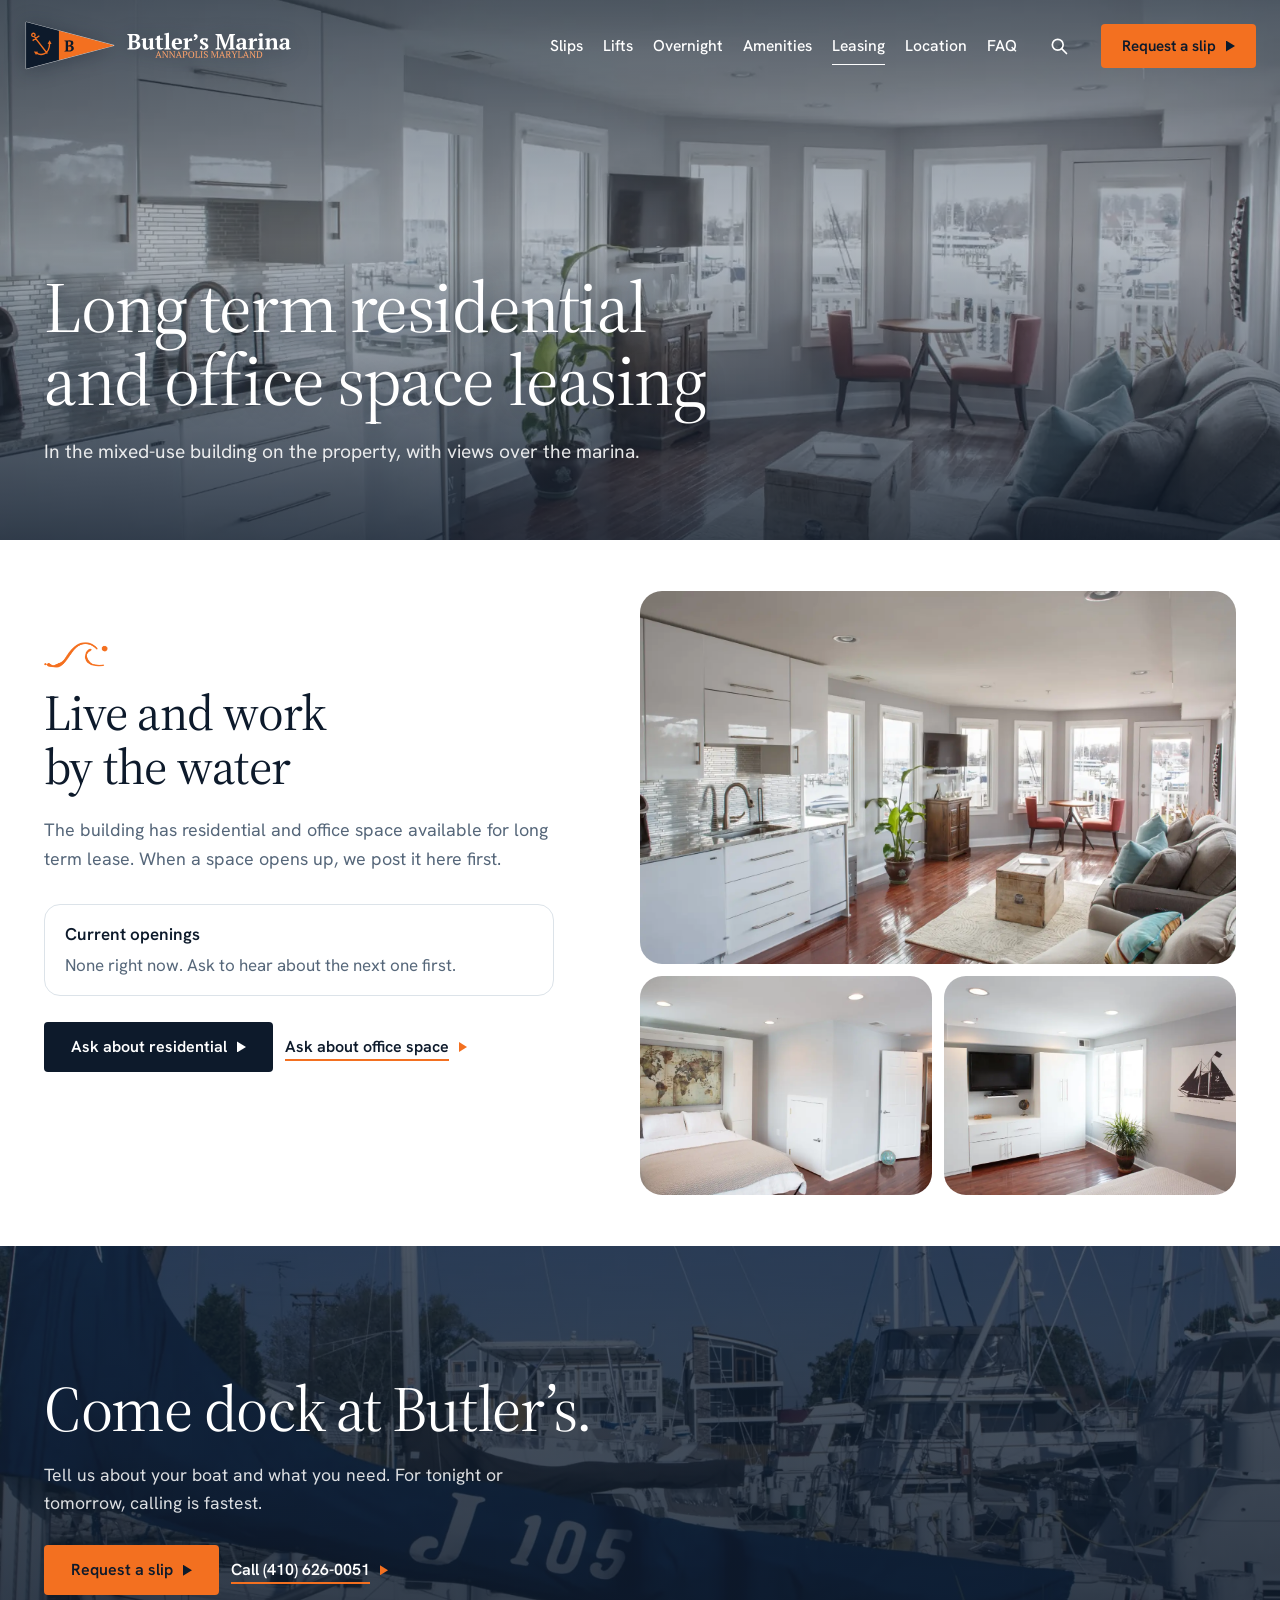
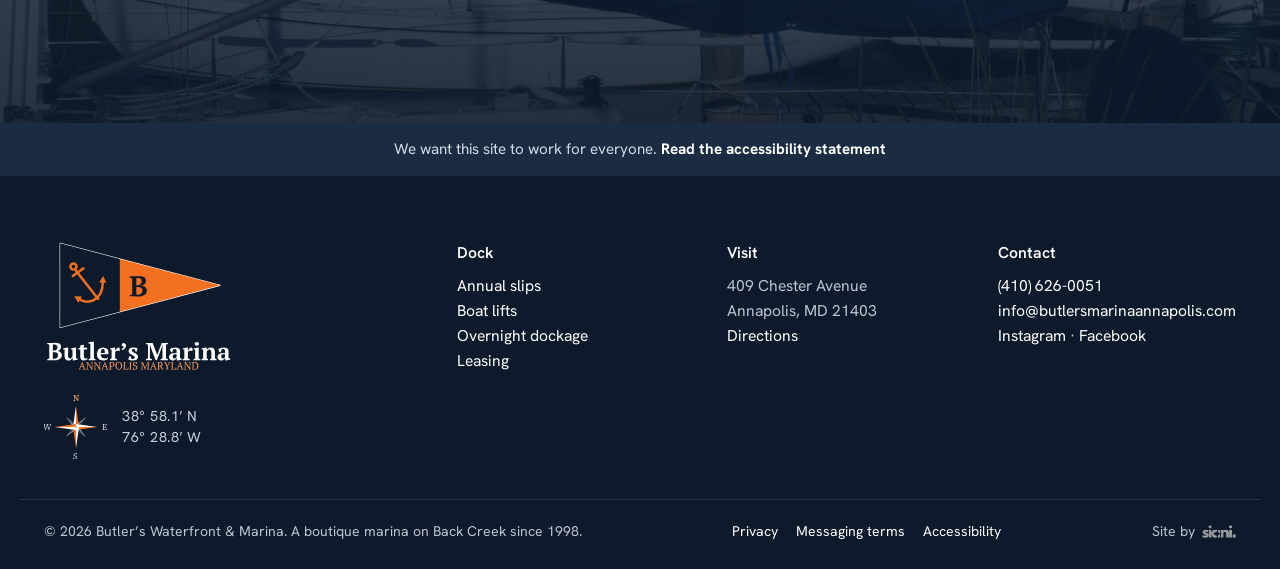
<file: leasing/index.html>
<!doctype html>
<html lang="en" data-sv="d64ce9d7">
<head>
  <meta charset="utf-8">
  <meta name="viewport" content="width=device-width, initial-scale=1, viewport-fit=cover">
  <title>Residential and office leasing in Eastport | Butler's Marina</title>
  <meta name="description" content="Residential and office space available for long term lease in the mixed-use building at Butler&#8217;s Marina, on the water in Eastport, Annapolis.">
  <link rel="canonical" href="https://butlersmarinaannapolis.com/leasing/">
  <meta property="og:type" content="website">
  <meta property="og:site_name" content="Butler's Marina">
  <meta property="og:title" content="Residential and office leasing in Eastport | Butler's Marina">
  <meta property="og:description" content="Residential and office space available for long term lease in the mixed-use building at Butler&#8217;s Marina, on the water in Eastport, Annapolis.">
  <meta property="og:url" content="https://butlersmarinaannapolis.com/leasing/">
  <meta property="og:image" content="https://butlersmarinaannapolis.com/assets/og/leasing.jpg">
  <meta property="og:image:width" content="1200">
  <meta property="og:image:height" content="630">
  <meta name="twitter:card" content="summary_large_image">
  <meta name="twitter:image" content="https://butlersmarinaannapolis.com/assets/og/leasing.jpg">
  <meta name="theme-color" content="#0D1A2B">
  <link rel="icon" href="../assets/img/burgee.svg" type="image/svg+xml">
  <link rel="icon" href="../assets/img/favicon-64.png" type="image/png" sizes="64x64">
  <link rel="apple-touch-icon" href="../assets/img/apple-touch-icon.png">
  <link rel="preload" href="../assets/fonts/hanken.woff2" as="font" type="font/woff2" crossorigin>
  <link rel="preload" href="../assets/fonts/source-serif.woff2" as="font" type="font/woff2" crossorigin>
  <link rel="stylesheet" href="../styles.css?v=68037ca1">
  <script>
    (function () {
      // once per visit: marked as seen the moment it shows, in a cookie and in storage, so any page after it skips it
      var d = document.documentElement, seen = /(^|; )bm_splash=1/.test(document.cookie);
      try { seen = seen || sessionStorage.getItem("bm-splash") === "1" || Date.now() - (+localStorage.getItem("bm-splash-at") || 0) < 432e5; } catch (e) {}
      if (seen || window.matchMedia("(prefers-reduced-motion: reduce)").matches) return;
      document.cookie = "bm_splash=1; path=/; max-age=43200; SameSite=Lax";
      try { sessionStorage.setItem("bm-splash", "1"); localStorage.setItem("bm-splash-at", String(Date.now())); } catch (e) {}
      d.classList.add("splash-on");
    })();
  </script>
  
</head>
<body>
<a class="skip" href="#main">Skip to content</a>

<div class="splash" id="splash" aria-hidden="true">
  <div class="splash__inner">
    <div class="splash__flag"><img src="../assets/img/burgee.svg" width="304" height="166" alt=""></div>
    <img class="splash__word" src="../assets/img/wordmark.svg" width="348" height="62" alt="">
  </div>
</div>

<header class="bar" id="top">
  <a class="brand" href="../" aria-label="Butler's Marina, home">
    <svg class="logo" aria-hidden="true" focusable="false" viewBox="-3 -3 907.8 172"><g transform="translate(-100 -87)"><path class="lg-edge" d="M104 91L400 169.5L104 248Z"/><path class="lg-hoist" d="M104 91L214.5 120.3L214.5 218.7L104 248Z"/><path class="lg-fly" d="M214.5 120.3L400 169.5L214.5 218.7Z"/><path class="lg-anchor-s" d="M132.6 141.4L175.4 196.6M126 153.2L148.6 136.8M139.6 195.4C153 204 182.5 202 183 163M123 134.3a5.6 5.6 0 1 0 11.2 0a5.6 5.6 0 1 0 -11.2 0"/><path class="lg-anchor" d="M130.09 189.87L144.22 190.45L140.07 197.58L137.58 201.86ZM183.48 152.01L189.53 164.79L181.29 164.43L176.34 164.21Z"/><path class="lg-b" d="M233 190V187.98Q234.01 187.39 235.15 186.97Q236.3 186.54 237.36 186.43V156.32Q236.3 156.11 235.13 155.71Q233.96 155.31 233 154.78V152.75H241.57Q243.59 152.75 245.4 152.59Q247.21 152.43 249.55 152.43Q252.1 152.43 254.5 152.81Q256.89 153.18 258.75 154.14Q260.62 155.09 261.73 156.82Q262.85 158.55 262.85 161.27Q262.85 162.97 262.24 164.43Q261.63 165.9 260.54 167.01Q259.45 168.13 257.98 168.88Q256.52 169.62 254.82 169.94V170.15Q256.52 170.37 258.25 170.95Q259.98 171.54 261.36 172.65Q262.74 173.77 263.62 175.45Q264.5 177.12 264.5 179.41Q264.5 182.28 263.22 184.36Q261.95 186.43 259.79 187.77Q257.64 189.1 254.87 189.71Q252.1 190.32 249.12 190.32Q248.01 190.32 246.67 190.27Q245.34 190.21 244.01 190.16Q242.68 190.11 241.43 190.05Q240.18 190 239.33 190ZM249.07 186.86Q252.42 186.86 254.34 184.87Q256.25 182.87 256.25 179.57Q256.25 177.55 255.61 176.25Q254.98 174.94 253.86 174.17Q252.74 173.4 251.2 173.11Q249.65 172.81 247.85 172.81H245.03V186.49Q245.77 186.65 246.6 186.75Q247.42 186.86 249.07 186.86ZM246.73 169.35Q247.63 169.35 248.54 169.27Q249.44 169.2 250.24 169.09Q252.32 168.24 253.59 166.45Q254.87 164.67 254.87 162.38Q254.87 159.03 253.11 157.46Q251.36 155.89 248.59 155.89Q247.42 155.89 246.57 155.95Q245.72 156 245.03 156.11V169.35Z"/></g><g transform="translate(338 32.78) scale(1.62) translate(-76 -270)"><path class="lg-word" d="M80 309V307.26Q80.87 306.76 81.85 306.39Q82.83 306.03 83.75 305.94V280.06Q82.83 279.88 81.83 279.54Q80.82 279.2 80 278.74V277H87.36Q89.1 277 90.65 276.86Q92.21 276.73 94.22 276.73Q96.41 276.73 98.47 277.05Q100.52 277.37 102.12 278.19Q103.72 279.01 104.68 280.5Q105.64 281.98 105.64 284.32Q105.64 285.78 105.12 287.04Q104.59 288.29 103.66 289.25Q102.72 290.21 101.46 290.85Q100.2 291.49 98.74 291.77V291.95Q100.2 292.13 101.69 292.64Q103.18 293.14 104.36 294.1Q105.55 295.06 106.31 296.5Q107.06 297.94 107.06 299.9Q107.06 302.37 105.96 304.15Q104.87 305.94 103.02 307.08Q101.16 308.22 98.79 308.75Q96.41 309.27 93.85 309.27Q92.89 309.27 91.75 309.23Q90.61 309.18 89.46 309.14Q88.32 309.09 87.25 309.05Q86.17 309 85.44 309ZM93.81 306.3Q96.68 306.3 98.33 304.59Q99.98 302.87 99.98 300.04Q99.98 298.3 99.43 297.18Q98.88 296.06 97.92 295.4Q96.96 294.74 95.63 294.49Q94.31 294.24 92.75 294.24H90.33V305.98Q90.97 306.12 91.68 306.21Q92.39 306.3 93.81 306.3ZM91.79 291.26Q92.57 291.26 93.35 291.2Q94.12 291.13 94.81 291.04Q96.59 290.3 97.69 288.77Q98.79 287.24 98.79 285.28Q98.79 282.4 97.28 281.05Q95.77 279.7 93.39 279.7Q92.39 279.7 91.66 279.74Q90.93 279.79 90.33 279.88V291.26ZM112 299.95Q112 297.07 112.14 294.6Q112.27 292.13 112.27 289.39L109.26 289.02V287.24Q109.99 286.97 111.06 286.69Q112.14 286.42 113.28 286.21Q114.42 286.01 115.5 285.85Q116.57 285.69 117.3 285.6H118.86Q118.86 289.02 118.72 292.34Q118.58 295.65 118.58 298.85Q118.58 302.6 119.34 304.25Q120.09 305.89 122.15 305.89Q123.56 305.89 124.77 304.82Q125.99 303.74 126.76 301.37V289.39L123.79 289.02V287.24Q124.48 286.97 125.51 286.69Q126.53 286.42 127.65 286.21Q128.77 286.01 129.87 285.85Q130.97 285.69 131.79 285.6H133.35V305.75L136.36 306.12V307.72Q135.72 307.99 134.76 308.27Q133.8 308.54 132.75 308.79Q131.7 309.05 130.67 309.21Q129.64 309.37 128.82 309.46H127.27L126.95 304.02H126.76Q126.53 304.98 125.94 305.96Q125.35 306.94 124.41 307.74Q123.47 308.54 122.19 309.05Q120.91 309.55 119.36 309.55Q117.62 309.55 116.27 309.11Q114.92 308.68 113.96 307.58Q113 306.49 112.5 304.63Q112 302.78 112 299.95ZM137.55 287.24Q139.29 286.14 141.21 285.69V281.98Q141.48 281.71 142.15 281.46Q142.81 281.21 143.56 281Q144.32 280.8 145.05 280.61Q145.78 280.43 146.24 280.34H147.79V286.14H153.82V289.02H147.79V300.86Q147.79 303.7 148.5 304.79Q149.21 305.89 150.85 305.89Q151.68 305.89 152.7 305.78Q153.73 305.66 154.6 305.34L154.92 306.85Q154.51 307.26 153.71 307.72Q152.91 308.18 151.88 308.59Q150.85 309 149.64 309.27Q148.43 309.55 147.11 309.55Q144.13 309.55 142.67 307.99Q141.21 306.44 141.21 302.97V289.02H137.55ZM169.46 309H156.84V307.22Q158.35 306.49 159.86 306.12V278.42L156.38 278.05V276.27Q156.98 276 158.03 275.72Q159.08 275.45 160.29 275.24Q161.5 275.04 162.72 274.88Q163.93 274.72 164.89 274.62H166.44V306.12Q167.95 306.49 169.46 307.22ZM192.82 305.16Q192.45 305.94 191.65 306.74Q190.85 307.54 189.69 308.15Q188.52 308.77 186.99 309.16Q185.46 309.55 183.67 309.55Q180.84 309.55 178.65 308.7Q176.45 307.86 174.99 306.28Q173.53 304.7 172.77 302.51Q172.02 300.31 172.02 297.57Q172.02 291.72 175.08 288.66Q178.14 285.6 183.58 285.6Q185.91 285.6 187.95 286.24Q189.98 286.88 191.33 288.34Q192.68 289.8 193.21 292.18Q193.73 294.56 193.14 297.98H179.1Q179.15 301.59 180.95 303.74Q182.76 305.89 186.28 305.89Q187.79 305.89 189.41 305.43Q191.03 304.98 191.95 304.25ZM183.4 288.2Q182.49 288.2 181.78 288.52Q181.07 288.84 180.54 289.69Q180.02 290.53 179.7 291.97Q179.38 293.41 179.24 295.61H186.6Q186.92 292.04 186.19 290.12Q185.46 288.2 183.4 288.2ZM208.4 291.4Q207.86 291.68 207.12 292.32Q206.39 292.96 205.8 294.42V306.12Q206.71 306.21 207.63 306.46Q208.54 306.71 209.46 307.22V309H196.2V307.22Q197.02 306.76 197.75 306.53Q198.49 306.3 199.22 306.12V289.39L196.2 289.02V287.24Q196.93 286.92 198.01 286.65Q199.08 286.37 200.22 286.17Q201.37 285.96 202.44 285.82Q203.51 285.69 204.25 285.6H205.8V291.68H205.98Q206.35 290.67 207.06 289.57Q207.76 288.48 208.72 287.56Q209.68 286.65 210.83 286.1Q211.97 285.55 213.2 285.6Q213.71 286.24 214.07 287.4Q214.44 288.57 214.67 289.62V291.4ZM217.68 287.97Q219.47 287.52 220.47 286.37Q221.48 285.23 221.39 284Q220.79 283.26 219.9 282.83Q219.01 282.4 218 282.08Q217.78 281.25 217.94 280.41Q218.1 279.56 218.55 278.85Q219.01 278.14 219.63 277.64Q220.24 277.14 220.88 277.05Q221.8 277.09 222.71 277.44Q223.63 277.78 224.34 278.4Q225.04 279.01 225.48 279.95Q225.91 280.89 225.91 282.17Q225.91 283.4 225.36 284.68Q224.82 285.96 223.83 287.06Q222.85 288.16 221.48 288.96Q220.11 289.76 218.51 290.08ZM242.09 304.02Q242.09 302.83 241.25 301.96Q240.4 301.09 239.15 300.36Q237.89 299.63 236.4 298.9Q234.92 298.17 233.66 297.18Q232.4 296.2 231.56 294.88Q230.71 293.55 230.71 291.63Q230.71 290.26 231.35 289.14Q231.99 288.02 233.09 287.24Q234.19 286.46 235.72 286.03Q237.25 285.6 239.03 285.6Q241.5 285.6 243.63 285.98Q245.75 286.37 247.35 287.06Q247.17 288.52 246.62 290.19Q246.07 291.86 245.57 293.23H244.01L242.09 288.57Q241.55 288.34 240.95 288.27Q240.36 288.2 239.63 288.2Q238.25 288.2 237.55 289Q236.84 289.8 236.84 290.81Q236.84 291.95 237.68 292.8Q238.53 293.64 239.79 294.37Q241.04 295.1 242.53 295.83Q244.01 296.57 245.27 297.5Q246.53 298.44 247.37 299.72Q248.22 301 248.22 302.78Q248.22 305.94 245.66 307.74Q243.1 309.55 238.8 309.55Q236.61 309.55 234.28 309.09Q231.95 308.63 230.26 307.81Q230.35 306.17 231.03 304.47Q231.72 302.78 232.5 301.46H234.05L236.29 306.44Q236.79 306.81 237.41 306.87Q238.03 306.94 238.57 306.94Q239.9 306.94 241 306.17Q242.09 305.39 242.09 304.02ZM303.49 309H289.82V307.26Q290.73 306.81 291.6 306.49Q292.47 306.17 293.47 305.94V286.83L293.7 281.48H293.34L291.83 286.37L283.01 309H280.9L272.13 286.56L270.48 281.21H270.07L270.12 287.01V305.75Q270.98 305.94 272.04 306.35Q273.09 306.76 274 307.26V309H262.85V307.26Q263.58 306.9 264.65 306.39Q265.73 305.89 266.69 305.71V280.06Q265.77 279.88 264.74 279.56Q263.72 279.24 262.94 278.74V277H275.33L282.32 295.61L283.65 299.99H283.69L285.06 295.51L292.19 277H303.53V278.74Q302.75 279.2 301.86 279.54Q300.97 279.88 300.06 280.06V305.98Q301.02 306.17 301.91 306.53Q302.8 306.9 303.49 307.26ZM325.93 302.37Q325.93 303.38 325.95 304.11Q325.98 304.84 326.07 305.66L329.22 306.12V307.72Q328.67 307.99 327.74 308.27Q326.8 308.54 325.77 308.79Q324.74 309.05 323.74 309.21Q322.73 309.37 321.95 309.46H320.4Q319.94 308.41 319.85 307.35Q319.76 306.3 319.71 304.79H319.49Q319.26 305.71 318.71 306.55Q318.16 307.4 317.31 308.06Q316.47 308.73 315.33 309.14Q314.18 309.55 312.77 309.55Q311.26 309.55 309.98 309.09Q308.7 308.63 307.74 307.81Q306.78 306.99 306.23 305.82Q305.68 304.66 305.68 303.19Q305.68 301.14 306.46 299.81Q307.23 298.49 308.9 297.64Q310.57 296.79 313.2 296.38Q315.83 295.97 319.58 295.79Q319.94 291.86 319.26 290.03Q318.57 288.2 316.29 288.2Q314.87 288.2 313.68 288.66L311.53 294.14H309.52Q309.15 293.6 308.81 292.89Q308.47 292.18 308.17 291.38Q307.87 290.58 307.67 289.76Q307.46 288.93 307.37 288.16Q309.11 286.97 311.85 286.28Q314.59 285.6 317.66 285.6Q320.26 285.6 321.91 286.17Q323.55 286.74 324.49 287.72Q325.43 288.7 325.79 290.03Q326.16 291.36 326.16 292.86Q326.16 295.61 326.04 297.82Q325.93 300.04 325.93 302.37ZM315.65 305.89Q316.61 305.89 317.29 305.53Q317.98 305.16 318.46 304.66Q318.94 304.15 319.19 303.56Q319.44 302.97 319.58 302.51V297.94Q317.43 297.98 316.06 298.21Q314.69 298.44 313.91 298.97Q313.13 299.49 312.83 300.29Q312.54 301.09 312.54 302.23Q312.54 303.97 313.36 304.93Q314.18 305.89 315.65 305.89ZM343.16 291.4Q342.62 291.68 341.88 292.32Q341.15 292.96 340.56 294.42V306.12Q341.47 306.21 342.39 306.46Q343.3 306.71 344.22 307.22V309H330.96V307.22Q331.78 306.76 332.51 306.53Q333.24 306.3 333.98 306.12V289.39L330.96 289.02V287.24Q331.69 286.92 332.76 286.65Q333.84 286.37 334.98 286.17Q336.12 285.96 337.2 285.82Q338.27 285.69 339 285.6H340.56V291.68H340.74Q341.11 290.67 341.82 289.57Q342.52 288.48 343.48 287.56Q344.44 286.65 345.59 286.1Q346.73 285.55 347.96 285.6Q348.47 286.24 348.83 287.4Q349.2 288.57 349.43 289.62V291.4ZM363.64 309H351.03V307.22Q351.71 306.85 352.44 306.6Q353.17 306.35 354.04 306.12V289.39L351.03 289.02V287.24Q351.71 286.97 352.74 286.69Q353.77 286.42 354.91 286.21Q356.05 286.01 357.15 285.85Q358.25 285.69 359.07 285.6H360.63V306.12Q361.54 306.35 362.27 306.6Q363 306.85 363.64 307.22ZM353.27 278.65Q353.27 277.05 354.36 276.13Q355.46 275.22 357.2 275.22Q358.93 275.22 360.03 276.13Q361.13 277.05 361.13 278.65Q361.13 280.2 360.03 281.12Q358.93 282.03 357.2 282.03Q355.46 282.03 354.36 281.12Q353.27 280.2 353.27 278.65ZM393.68 309H381.56V307.22Q382.16 306.9 382.73 306.65Q383.3 306.39 384.08 306.12V295.38Q384.08 292.5 383.25 290.88Q382.43 289.25 380.33 289.25Q378.59 289.25 377.33 290.37Q376.08 291.49 375.44 293.41V306.12Q376.17 306.3 376.74 306.55Q377.31 306.81 377.95 307.22V309H365.84V307.22Q366.98 306.62 368.85 306.12V289.39L365.84 289.02V287.24Q366.43 286.97 367.39 286.72Q368.35 286.46 369.47 286.24Q370.59 286.01 371.76 285.85Q372.92 285.69 373.88 285.6H375.44V290.3H375.48Q376.44 288.38 378.36 286.99Q380.28 285.6 383.02 285.6Q384.81 285.6 386.22 286.03Q387.64 286.46 388.62 287.56Q389.61 288.66 390.13 290.51Q390.66 292.36 390.66 295.19V306.12Q392.49 306.44 393.68 307.22ZM415.71 302.37Q415.71 303.38 415.73 304.11Q415.75 304.84 415.85 305.66L419 306.12V307.72Q418.45 307.99 417.51 308.27Q416.58 308.54 415.55 308.79Q414.52 309.05 413.51 309.21Q412.51 309.37 411.73 309.46H410.18Q409.72 308.41 409.63 307.35Q409.54 306.3 409.49 304.79H409.26Q409.03 305.71 408.49 306.55Q407.94 307.4 407.09 308.06Q406.25 308.73 405.1 309.14Q403.96 309.55 402.54 309.55Q401.04 309.55 399.76 309.09Q398.48 308.63 397.52 307.81Q396.56 306.99 396.01 305.82Q395.46 304.66 395.46 303.19Q395.46 301.14 396.24 299.81Q397.01 298.49 398.68 297.64Q400.35 296.79 402.98 296.38Q405.61 295.97 409.35 295.79Q409.72 291.86 409.03 290.03Q408.35 288.2 406.06 288.2Q404.65 288.2 403.46 288.66L401.31 294.14H399.3Q398.93 293.6 398.59 292.89Q398.25 292.18 397.95 291.38Q397.65 290.58 397.45 289.76Q397.24 288.93 397.15 288.16Q398.89 286.97 401.63 286.28Q404.37 285.6 407.43 285.6Q410.04 285.6 411.69 286.17Q413.33 286.74 414.27 287.72Q415.21 288.7 415.57 290.03Q415.94 291.36 415.94 292.86Q415.94 295.61 415.82 297.82Q415.71 300.04 415.71 302.37ZM405.42 305.89Q406.38 305.89 407.07 305.53Q407.75 305.16 408.23 304.66Q408.71 304.15 408.97 303.56Q409.22 302.97 409.35 302.51V297.94Q407.21 297.98 405.83 298.21Q404.46 298.44 403.69 298.97Q402.91 299.49 402.61 300.29Q402.32 301.09 402.32 302.23Q402.32 303.97 403.14 304.93Q403.96 305.89 405.42 305.89Z"/><path class="lg-tag" d="M142.36 326.5H138V325.93Q138.71 325.62 139.41 325.46L144.39 312.51H144.96L149.93 325.46Q150.32 325.54 150.7 325.64Q151.09 325.73 151.42 325.93V326.5H146.39V325.93Q146.78 325.77 147.2 325.65Q147.61 325.54 148 325.46L146.67 321.86H141.97L140.67 325.46Q141.5 325.58 142.36 325.93ZM142.36 320.84H146.33L144.78 316.67L144.41 314.98H144.37L143.88 316.71ZM160.99 312.74H165.24V313.31Q164.41 313.86 163.63 314.1V326.74H162.51L155.37 315.91L154.61 314.38H154.55L154.72 315.91V325.24Q155.53 325.46 156.24 325.93V326.5H151.99V325.93Q152.35 325.71 152.75 325.55Q153.15 325.38 153.6 325.24V313.98Q153.21 313.82 152.83 313.65Q152.44 313.47 152.11 313.29V312.74H155.43L161.62 322.08L162.52 323.77H162.6L162.51 322.08V314.1Q162.09 313.92 161.71 313.73Q161.33 313.53 160.99 313.31ZM175.38 312.74H179.62V313.31Q178.8 313.86 178.01 314.1V326.74H176.89L169.76 315.91L168.99 314.38H168.93L169.11 315.91V325.24Q169.91 325.46 170.62 325.93V326.5H166.38V325.93Q166.73 325.71 167.13 325.55Q167.54 325.38 167.99 325.24V313.98Q167.59 313.82 167.21 313.65Q166.83 313.47 166.49 313.29V312.74H169.82L176.01 322.08L176.91 323.77H176.99L176.89 322.08V314.1Q176.48 313.92 176.09 313.73Q175.71 313.53 175.38 313.31ZM184.55 326.5H180.19V325.93Q180.9 325.62 181.61 325.46L186.58 312.51H187.15L192.12 325.46Q192.51 325.54 192.9 325.64Q193.28 325.73 193.61 325.93V326.5H188.58V325.93Q188.98 325.77 189.39 325.65Q189.8 325.54 190.19 325.46L188.86 321.86H184.16L182.86 325.46Q183.69 325.58 184.55 325.93ZM184.55 320.84H188.52L186.97 316.67L186.6 314.98H186.56L186.07 316.71ZM197.68 325.46Q198.21 325.52 198.68 325.65Q199.15 325.77 199.57 325.93V326.5H194.18V325.93Q194.58 325.73 194.99 325.64Q195.4 325.54 195.79 325.46V313.81Q195.34 313.73 194.95 313.6Q194.56 313.47 194.18 313.31V312.74H195.95Q196.74 312.74 197.66 312.67Q198.58 312.59 199.43 312.59Q200.39 312.59 201.32 312.79Q202.24 313 202.96 313.49Q203.67 313.98 204.12 314.8Q204.56 315.61 204.56 316.83Q204.56 317.99 204.11 318.82Q203.65 319.64 202.9 320.17Q202.14 320.7 201.18 320.95Q200.22 321.19 199.19 321.19Q199.1 321.19 198.89 321.19Q198.68 321.19 198.45 321.18Q198.21 321.17 198 321.15Q197.78 321.14 197.68 321.12ZM199.02 313.61Q198.55 313.61 198.25 313.63Q197.96 313.65 197.68 313.71V320.07Q197.78 320.11 197.97 320.12Q198.15 320.13 198.36 320.15Q198.57 320.17 198.76 320.17Q198.96 320.17 199.08 320.17Q199.76 320.17 200.37 319.99Q200.98 319.8 201.44 319.39Q201.91 318.97 202.18 318.34Q202.46 317.72 202.46 316.83Q202.46 315.22 201.54 314.41Q200.63 313.61 199.02 313.61ZM206.37 319.62Q206.37 318.09 206.79 316.78Q207.21 315.48 208.01 314.52Q208.8 313.57 209.96 313.04Q211.12 312.51 212.6 312.51Q214.07 312.51 215.23 313.04Q216.39 313.57 217.18 314.52Q217.98 315.48 218.4 316.78Q218.83 318.09 218.83 319.62Q218.83 321.15 218.4 322.46Q217.98 323.77 217.18 324.72Q216.39 325.67 215.23 326.21Q214.07 326.74 212.6 326.74Q211.12 326.74 209.96 326.21Q208.8 325.67 208.01 324.72Q207.21 323.77 206.79 322.46Q206.37 321.15 206.37 319.62ZM208.47 319.62Q208.47 320.88 208.73 321.99Q209 323.1 209.53 323.93Q210.06 324.75 210.87 325.23Q211.67 325.71 212.77 325.71Q213.78 325.71 214.52 325.23Q215.27 324.75 215.75 323.93Q216.23 323.1 216.48 321.99Q216.72 320.88 216.72 319.62Q216.72 318.36 216.47 317.25Q216.21 316.14 215.68 315.32Q215.15 314.49 214.35 314.01Q213.54 313.53 212.44 313.53Q211.36 313.53 210.6 314.01Q209.84 314.49 209.37 315.32Q208.9 316.14 208.69 317.25Q208.47 318.36 208.47 319.62ZM220.44 312.74H225.82V313.31Q225.35 313.49 224.88 313.62Q224.41 313.75 223.93 313.81V325.48H228.45L229.61 322.31H230.12Q230.18 322.73 230.23 323.27Q230.28 323.81 230.31 324.39Q230.34 324.97 230.34 325.52Q230.34 326.07 230.32 326.5H220.44V325.93Q220.91 325.71 221.3 325.62Q221.69 325.52 222.05 325.46V313.81Q221.6 313.73 221.18 313.6Q220.77 313.47 220.44 313.31ZM236.63 326.5H231.6V325.93Q232.37 325.58 233.17 325.46V313.81Q232.78 313.73 232.38 313.6Q231.99 313.47 231.6 313.31V312.74H236.63V313.31Q236.28 313.47 235.86 313.6Q235.45 313.73 235.06 313.81V325.46Q235.47 325.54 235.88 325.65Q236.3 325.77 236.63 325.93ZM240.52 325.14Q240.76 325.38 241.13 325.55Q241.5 325.71 242.25 325.71Q242.88 325.71 243.43 325.55Q243.98 325.38 244.38 325.06Q244.78 324.73 245.02 324.27Q245.26 323.81 245.26 323.22Q245.26 322.43 244.77 321.9Q244.29 321.37 243.58 320.96Q242.86 320.55 242.01 320.15Q241.17 319.76 240.45 319.22Q239.73 318.68 239.25 317.92Q238.77 317.17 238.77 316.03Q238.77 315.2 239.07 314.55Q239.36 313.9 239.9 313.45Q240.44 313 241.19 312.75Q241.94 312.51 242.86 312.51Q244.06 312.51 245.05 312.7Q246.04 312.88 246.61 313.16Q246.61 313.49 246.56 313.93Q246.51 314.38 246.45 314.85Q246.38 315.32 246.3 315.76Q246.22 316.2 246.14 316.54H245.63L244.84 313.84Q244.49 313.69 243.95 313.61Q243.41 313.53 242.8 313.53Q241.8 313.53 241.19 314.09Q240.58 314.65 240.58 315.65Q240.58 316.46 241.06 317.01Q241.54 317.56 242.27 317.99Q243 318.42 243.83 318.83Q244.67 319.23 245.39 319.76Q246.12 320.29 246.6 321.02Q247.08 321.74 247.08 322.83Q247.08 323.71 246.76 324.44Q246.44 325.16 245.83 325.67Q245.22 326.19 244.33 326.46Q243.45 326.74 242.33 326.74Q241.09 326.74 240.11 326.44Q239.13 326.15 238.71 325.81Q238.73 325.48 238.78 325.01Q238.83 324.53 238.9 324.03Q238.97 323.53 239.05 323.06Q239.13 322.59 239.2 322.26H239.71ZM269.33 326.5H264.46V325.93Q264.85 325.77 265.24 325.66Q265.63 325.56 266.05 325.46V316.62L266.13 314.32H265.97L265.32 316.42L261.29 326.5H260.78L256.95 316.42L256.24 314.12H256.06L256.08 316.62V325.46Q256.46 325.54 256.83 325.65Q257.2 325.77 257.58 325.93V326.5H253.47V325.93Q253.84 325.77 254.25 325.65Q254.65 325.52 255.06 325.44V313.81Q254.65 313.73 254.25 313.6Q253.84 313.47 253.45 313.31V312.74H257.48L260.9 321.72L261.57 323.75H261.59L262.25 321.69L265.79 312.74H269.35V313.31Q269 313.47 268.62 313.6Q268.25 313.73 267.86 313.81V325.48Q268.27 325.56 268.63 325.66Q269 325.77 269.33 325.93ZM274.28 326.5H269.92V325.93Q270.63 325.62 271.33 325.46L276.31 312.51H276.88L281.85 325.46Q282.24 325.54 282.62 325.64Q283.01 325.73 283.34 325.93V326.5H278.31V325.93Q278.7 325.77 279.12 325.65Q279.53 325.54 279.92 325.46L278.58 321.86H273.89L272.59 325.46Q273.42 325.58 274.28 325.93ZM274.28 320.84H278.25L276.7 316.67L276.33 314.98H276.29L275.79 316.71ZM287.41 325.46Q287.86 325.56 288.27 325.66Q288.69 325.77 289.08 325.93V326.5H283.91V325.93Q284.34 325.73 284.74 325.64Q285.13 325.54 285.52 325.46V313.81Q285.01 313.71 284.62 313.58Q284.22 313.45 283.91 313.31V312.74H285.64Q286.43 312.74 287.36 312.67Q288.29 312.59 289.18 312.59Q290.14 312.59 290.98 312.8Q291.81 313.02 292.42 313.49Q293.03 313.96 293.37 314.69Q293.72 315.42 293.72 316.44Q293.72 317.87 292.96 318.82Q292.2 319.76 290.91 320.17Q291.75 321.51 292.67 322.83Q293.6 324.14 294.6 325.44L295.66 326.01V326.5H293.28L292.54 325.95Q291.99 325.26 291.54 324.6Q291.08 323.95 290.69 323.27Q290.3 322.59 289.95 321.89Q289.61 321.19 289.26 320.41H287.41ZM288.74 313.61Q288.27 313.61 287.97 313.63Q287.66 313.65 287.41 313.71V319.58H288.82Q290.18 319.58 290.98 318.72Q291.77 317.85 291.77 316.44Q291.77 314.98 290.93 314.3Q290.08 313.61 288.74 313.61ZM304.19 312.74H308.51V313.31Q307.77 313.69 307.02 313.81L303.31 320.64V325.46Q304.07 325.56 304.8 325.93V326.5H299.81V325.93Q300.52 325.58 301.42 325.46V320.66L297.45 313.81Q297 313.73 296.61 313.6Q296.23 313.47 295.86 313.31V312.74H301.07V313.31Q300.77 313.43 300.4 313.56Q300.02 313.69 299.55 313.81L302.78 319.58L305.8 313.81Q305.35 313.71 304.95 313.58Q304.54 313.45 304.19 313.31ZM309.08 312.74H314.47V313.31Q314 313.49 313.52 313.62Q313.05 313.75 312.58 313.81V325.48H317.1L318.26 322.31H318.77Q318.83 322.73 318.88 323.27Q318.93 323.81 318.96 324.39Q318.99 324.97 318.99 325.52Q318.99 326.07 318.97 326.5H309.08V325.93Q309.56 325.71 309.95 325.62Q310.34 325.52 310.7 325.46V313.81Q310.24 313.73 309.83 313.6Q309.42 313.47 309.08 313.31ZM323.66 326.5H319.3V325.93Q320.01 325.62 320.72 325.46L325.69 312.51H326.26L331.23 325.46Q331.62 325.54 332.01 325.64Q332.39 325.73 332.72 325.93V326.5H327.69V325.93Q328.09 325.77 328.5 325.65Q328.91 325.54 329.3 325.46L327.97 321.86H323.27L321.97 325.46Q322.8 325.58 323.66 325.93ZM323.66 320.84H327.63L326.08 316.67L325.71 314.98H325.67L325.18 316.71ZM342.29 312.74H346.54V313.31Q345.71 313.86 344.93 314.1V326.74H343.81L336.67 315.91L335.91 314.38H335.85L336.03 315.91V325.24Q336.83 325.46 337.54 325.93V326.5H333.29V325.93Q333.65 325.71 334.05 325.55Q334.45 325.38 334.91 325.24V313.98Q334.51 313.82 334.13 313.65Q333.75 313.47 333.41 313.29V312.74H336.73L342.92 322.08L343.83 323.77H343.91L343.81 322.08V314.1Q343.39 313.92 343.01 313.73Q342.63 313.53 342.29 313.31ZM347.68 326.5V325.93Q348.37 325.62 349.29 325.46V313.81Q348.84 313.71 348.43 313.58Q348.01 313.45 347.68 313.31V312.74H349.68Q350.02 312.74 350.47 312.72Q350.92 312.7 351.4 312.68Q351.88 312.65 352.33 312.62Q352.77 312.59 353.06 312.59Q356.4 312.59 358.2 314.38Q360 316.16 360 319.45Q360 321 359.56 322.32Q359.12 323.65 358.21 324.61Q357.31 325.58 355.92 326.13Q354.54 326.68 352.65 326.68Q352.36 326.68 351.98 326.65Q351.61 326.62 351.2 326.59Q350.78 326.56 350.36 326.53Q349.94 326.5 349.57 326.5ZM352.79 313.61Q352.28 313.61 351.81 313.62Q351.33 313.63 351.06 313.69V325.6Q351.16 325.62 351.41 325.63Q351.67 325.64 351.96 325.65Q352.26 325.65 352.52 325.65Q352.79 325.65 352.91 325.65Q354.26 325.65 355.21 325.14Q356.15 324.63 356.75 323.78Q357.35 322.92 357.62 321.8Q357.9 320.68 357.9 319.45Q357.9 318.48 357.63 317.45Q357.37 316.42 356.77 315.56Q356.17 314.71 355.19 314.16Q354.2 313.61 352.79 313.61Z"/></g></svg>
  </a>
  <nav id="nav" class="bar__nav" aria-label="Main">
    <a href="../slips/">Slips</a>
    <a href="../lifts/">Lifts</a>
    <a href="../overnight/">Overnight</a>
    <a href="../amenities/">Amenities</a>
    <a href="../leasing/" aria-current="page" class="is-here">Leasing</a>
    <a href="../location/">Location</a>
    <a href="../faq/">FAQ</a>
    <a class="bar__navphone" href="tel:+14106260051">Call (410) 626-0051</a>
  </nav>
  <button class="bar__search" type="button" aria-label="Search the site" aria-controls="srch" aria-expanded="false" data-search-open><svg viewBox="0 0 24 24" width="22" height="22" aria-hidden="true"><circle cx="10.5" cy="10.5" r="6.5" fill="none" stroke="currentColor" stroke-width="2"/><path d="M15.5 15.5L21 21" stroke="currentColor" stroke-width="2" stroke-linecap="round"/></svg><span>Search</span></button>
  <a class="bar__call" href="tel:+14106260051">(410) 626-0051</a>
  <a class="btn btn--signal bar__cta" href="../contact/">Request a slip</a>
  <button class="bar__menu" type="button" aria-expanded="false" aria-controls="nav"><span class="sr">Menu</span><span class="bar__lines" aria-hidden="true"></span></button>
</header>

<div class="srch" id="srch" hidden>
  <div class="srch__scrim" data-search-close></div>
  <div class="srch__panel" role="dialog" aria-modal="true" aria-label="Search the site">
    <div class="srch__inner">
      <form class="srch__form" role="search" onsubmit="return false">
        <svg viewBox="0 0 24 24" width="22" height="22" aria-hidden="true"><circle cx="10.5" cy="10.5" r="6.5" fill="none" stroke="currentColor" stroke-width="2"/><path d="M15.5 15.5L21 21" stroke="currentColor" stroke-width="2" stroke-linecap="round"/></svg>
        <label class="sr" for="srchQ">Search the site</label>
        <input id="srchQ" type="search" placeholder="Search slips, lifts, rates, places" autocomplete="off" spellcheck="false" aria-controls="srchList" aria-autocomplete="list">
        <button class="srch__close" type="button" data-search-close aria-label="Close search">Close</button>
      </form>
      <ul class="srch__list" id="srchList" role="listbox" aria-label="Results"></ul>
      <p class="srch__empty" id="srchEmpty" hidden>Nothing matches that. Call (410) 626-0051 and we&#8217;ll help.</p>
      <p class="srch__hint" id="srchHint">Try <button type="button" data-q="electric">electric</button>, <button type="button" data-q="lift">lift</button>, <button type="button" data-q="winter">winter</button>, <button type="button" data-q="parking">parking</button> or <button type="button" data-q="State House">State House</button>.</p>
      <a id="siteRoot" href="../" hidden></a>
    </div>
  </div>
</div>

<main id="main">
<section class="phero" aria-labelledby="page-title">
  <img style="object-position:50% 50%" class="phero__photo" src="../assets/photo/apt-living-1000.webp" srcset="../assets/photo/apt-living-800.webp 800w, ../assets/photo/apt-living-1000.webp 1000w, ../assets/photo/apt-living-1600.webp 1600w" sizes="100vw" width="1600" height="1067" alt="The apartment's open living room and kitchen, facing the marina" fetchpriority="high">
  <div class="wrap phero__inner">
    <h1 id="page-title">Long term residential and office space leasing</h1>
    <p class="phero__sub">In the mixed-use building on the property, with views over the marina.</p>
  </div>
</section>

<section class="split split--light" aria-labelledby="apt-title">
  <div class="split__body">
    <h2 id="apt-title"><span class="rule" aria-hidden="true"></span>Live and work by the water</h2>
    <p class="split__lede">The building has residential and office space available for long term lease. When a space opens up, we post it here first.</p>
    <div class="openings" id="openings">
      <p class="openings__label">Current openings</p>
      <ul class="openings__list" id="openingsList"></ul>
      <p class="openings__empty">None right now. Ask to hear about the next one first.</p>
    </div>
    <div class="split__cta">
      <a class="btn btn--navy" href="../contact/?type=Residential+lease">Ask about residential</a>
      <a class="btn btn--line" href="../contact/?type=Office+lease">Ask about office space</a>
    </div>
  </div>
  <div class="split__media split__media--grid">
    <img class="g1" src="../assets/photo/apt-living-1600.webp" srcset="../assets/photo/apt-living-800.webp 800w, ../assets/photo/apt-living-1600.webp 1600w" sizes="(max-width: 1020px) 100vw, 34vw" width="1600" height="1067" alt="The apartment's open living room and kitchen, facing the marina" loading="lazy">
    <img class="g2" src="../assets/photo/apt-bed-1000.webp" width="1000" height="667" alt="Bedroom with a framed map above the bed" loading="lazy">
    <img class="g3" src="../assets/photo/apt-kitchen-1000.webp" width="1000" height="667" alt="Room with built-in white storage and a framed schooner print" loading="lazy">
  </div>
</section>
<section class="contact close" aria-labelledby="close-title">
  <img class="contact__photo" src="../assets/photo/docks-1600.webp" srcset="../assets/photo/docks-800.webp 800w, ../assets/photo/docks-1600.webp 1600w, ../assets/photo/docks-2000.webp 2000w" sizes="100vw" width="2000" height="1333" alt="" loading="lazy">
  <div class="wrap close__inner">
    <h2 id="close-title">Come dock at Butler&#8217;s.</h2>
    <p>Tell us about your boat and what you need. For tonight or tomorrow, calling is fastest.</p>
    <div class="contact__ctas">
      <a class="btn btn--signal" href="../contact/">Request a slip</a>
      <a class="btn btn--ghost" href="tel:+14106260051">Call (410) 626-0051</a>
    </div>
  </div>
</section>

</main>

<nav class="dock-bar" aria-label="Quick actions">
  <a href="tel:+14106260051">Call</a>
  <a href="https://www.google.com/maps/dir/?api=1&amp;destination=409+Chester+Avenue+Annapolis+MD+21403" target="_blank" rel="noopener">Directions</a>
  <a class="dock-bar__main" href="../contact/">Request a slip</a>
</nav>

<footer class="foot">
  <p class="foot__a11y">We want this site to work for everyone. <a href="../accessibility/">Read the accessibility statement</a></p>
  <div class="wrap foot__grid">
    <div class="foot__brand">
      <img class="foot__logo" src="../assets/img/logo-light.svg" width="352" height="248" alt="Butler's Marina, Annapolis Maryland">
      <p class="foot__fix"><svg class="foot__compass" viewBox="-60 -60 120 120" aria-hidden="true"><g class="compass" aria-hidden="true"><path class="compass__d1" d="M17.5 -17.5L0.0 0.0L-2.8 -2.8Z"/><path class="compass__d2" d="M17.5 -17.5L0.0 0.0L2.8 2.8Z"/><path class="compass__d1" d="M17.5 17.5L0.0 0.0L2.8 -2.8Z"/><path class="compass__d2" d="M17.5 17.5L0.0 0.0L-2.8 2.8Z"/><path class="compass__d1" d="M-17.5 17.5L0.0 0.0L2.8 2.8Z"/><path class="compass__d2" d="M-17.5 17.5L0.0 0.0L-2.8 -2.8Z"/><path class="compass__d1" d="M-17.5 -17.5L0.0 0.0L-2.8 2.8Z"/><path class="compass__d2" d="M-17.5 -17.5L0.0 0.0L2.8 -2.8Z"/><path class="compass__a" d="M0.0 -40.0L0.0 0.0L-5.6 -0.0Z"/><path class="compass__b" d="M0.0 -40.0L0.0 0.0L5.6 -0.0Z"/><path class="compass__a" d="M40.0 -0.0L0.0 0.0L0.0 -5.6Z"/><path class="compass__b" d="M40.0 -0.0L0.0 0.0L0.0 5.6Z"/><path class="compass__a" d="M0.0 40.0L0.0 0.0L5.6 -0.0Z"/><path class="compass__b" d="M0.0 40.0L0.0 0.0L-5.6 0.0Z"/><path class="compass__a" d="M-40.0 0.0L0.0 0.0L0.0 5.6Z"/><path class="compass__b" d="M-40.0 0.0L0.0 0.0L-0.0 -5.6Z"/><circle class="compass__hub" cx="0.0" cy="0.0" r="2.0"/><text class="compass__l compass__n" x="0.0" y="-53.6" font-size="16.0" text-anchor="middle" dominant-baseline="central">N</text><text class="compass__l" x="53.6" y="-0.0" font-size="16.0" text-anchor="middle" dominant-baseline="central">E</text><text class="compass__l" x="0.0" y="53.6" font-size="16.0" text-anchor="middle" dominant-baseline="central">S</text><text class="compass__l" x="-53.6" y="0.0" font-size="16.0" text-anchor="middle" dominant-baseline="central">W</text></g></svg><span>38&#176; 58.1&#8242; N<br>76&#176; 28.8&#8242; W</span></p>
    </div>
    <div>
      <p class="foot__h">Dock</p>
      <p><a href="../slips/">Annual slips</a><br><a href="../lifts/">Boat lifts</a><br><a href="../overnight/">Overnight dockage</a><br><a href="../leasing/">Leasing</a></p>
    </div>
    <div>
      <p class="foot__h">Visit</p>
      <p>409 Chester Avenue<br>Annapolis, MD 21403<br><a href="https://www.google.com/maps/dir/?api=1&amp;destination=409+Chester+Avenue+Annapolis+MD+21403" target="_blank" rel="noopener">Directions</a></p>
    </div>
    <div>
      <p class="foot__h">Contact</p>
      <p><a href="tel:+14106260051">(410) 626-0051</a><br><a href="mailto:info@butlersmarinaannapolis.com">info@butlersmarinaannapolis.com</a><br><a href="https://www.instagram.com/butlers_marina" target="_blank" rel="noopener">Instagram</a> &#183; <a href="https://www.facebook.com/butlersmarina" target="_blank" rel="noopener">Facebook</a></p>
    </div>
  </div>
  <div class="wrap foot__base">
    <span>&#169; <span id="yr">2026</span> Butler&#8217;s Waterfront &amp; Marina. A boutique marina on Back Creek since 1998.</span>
    <span class="foot__legal"><a href="../privacy/">Privacy</a><a href="../tc/">Messaging terms</a><a href="../accessibility/">Accessibility</a></span>
    <span class="by-sc">Site by <img src="../assets/img/siani-creates.png" alt="Siani Creates" width="35" height="13"></span>
  </div>
</footer>

<script src="../script.js?v=42042fff" defer></script>
</body>
</html>
</file>
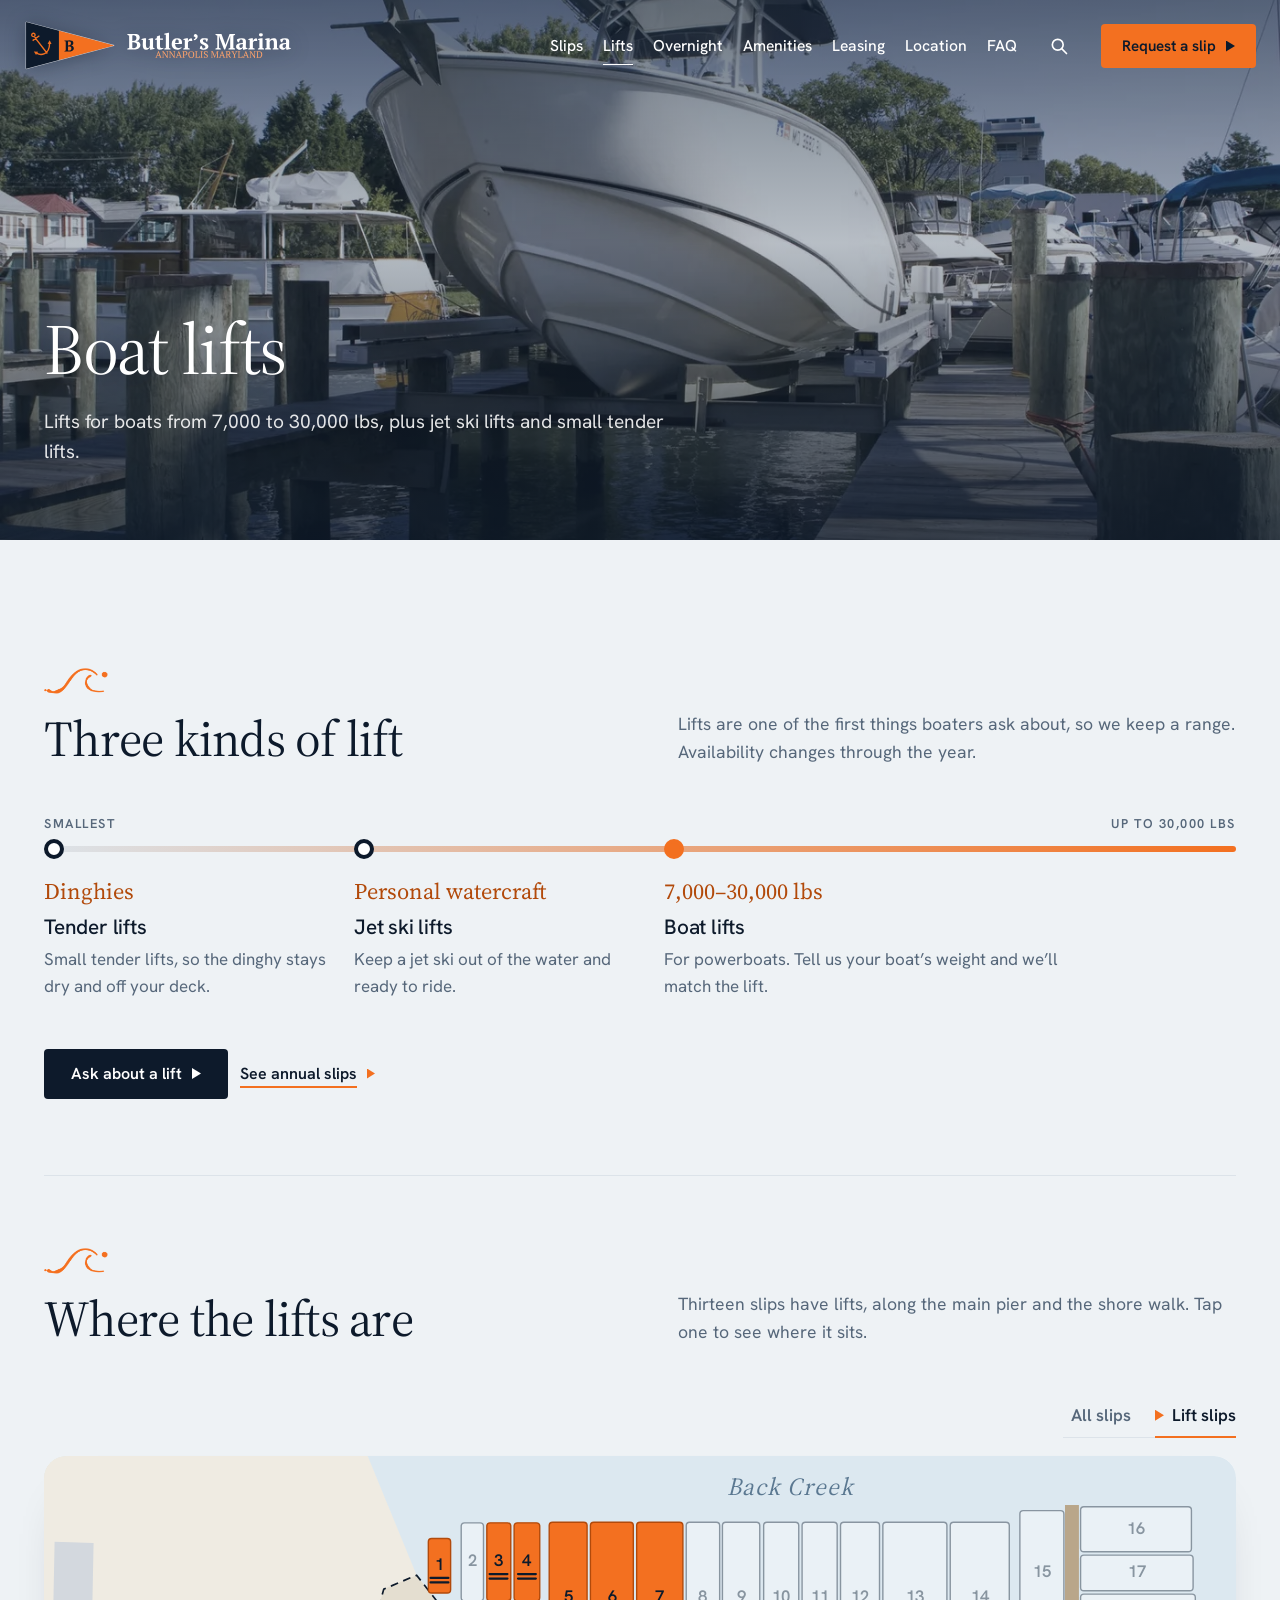
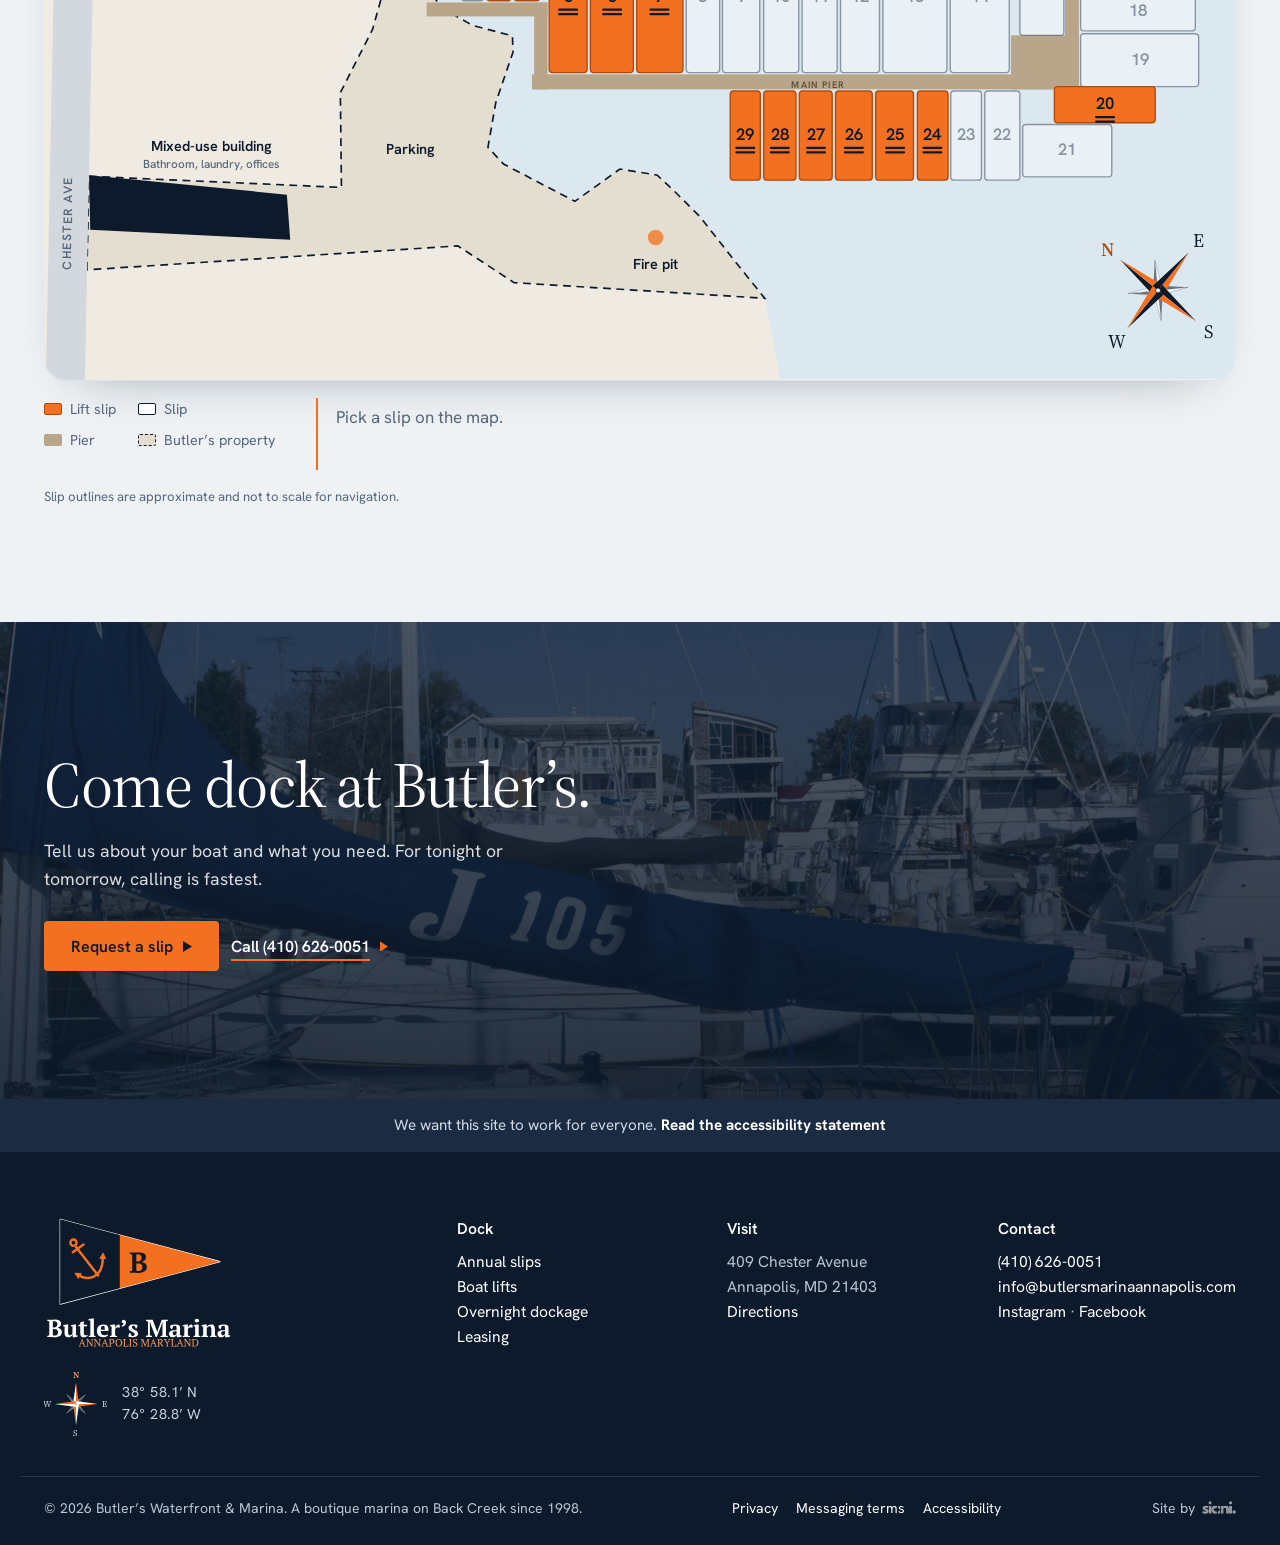
<file: lifts/index.html>
<!doctype html>
<html lang="en" data-sv="d64ce9d7">
<head>
  <meta charset="utf-8">
  <meta name="viewport" content="width=device-width, initial-scale=1, viewport-fit=cover">
  <title>Boat lifts in Annapolis, 7,000&#8211;30,000 lbs | Butler's Marina</title>
  <meta name="description" content="Lift slips for boats from 7,000 to 30,000 lbs, plus jet ski and tender lifts, on Back Creek in Eastport, Annapolis. See which slips have lifts.">
  <link rel="canonical" href="https://butlersmarinaannapolis.com/lifts/">
  <meta property="og:type" content="website">
  <meta property="og:site_name" content="Butler's Marina">
  <meta property="og:title" content="Boat lifts in Annapolis, 7,000&#8211;30,000 lbs | Butler's Marina">
  <meta property="og:description" content="Lift slips for boats from 7,000 to 30,000 lbs, plus jet ski and tender lifts, on Back Creek in Eastport, Annapolis. See which slips have lifts.">
  <meta property="og:url" content="https://butlersmarinaannapolis.com/lifts/">
  <meta property="og:image" content="https://butlersmarinaannapolis.com/assets/og/lifts.jpg">
  <meta property="og:image:width" content="1200">
  <meta property="og:image:height" content="630">
  <meta name="twitter:card" content="summary_large_image">
  <meta name="twitter:image" content="https://butlersmarinaannapolis.com/assets/og/lifts.jpg">
  <meta name="theme-color" content="#0D1A2B">
  <link rel="icon" href="../assets/img/burgee.svg" type="image/svg+xml">
  <link rel="icon" href="../assets/img/favicon-64.png" type="image/png" sizes="64x64">
  <link rel="apple-touch-icon" href="../assets/img/apple-touch-icon.png">
  <link rel="preload" href="../assets/fonts/hanken.woff2" as="font" type="font/woff2" crossorigin>
  <link rel="preload" href="../assets/fonts/source-serif.woff2" as="font" type="font/woff2" crossorigin>
  <link rel="stylesheet" href="../styles.css?v=68037ca1">
  <script>
    (function () {
      // once per visit: marked as seen the moment it shows, in a cookie and in storage, so any page after it skips it
      var d = document.documentElement, seen = /(^|; )bm_splash=1/.test(document.cookie);
      try { seen = seen || sessionStorage.getItem("bm-splash") === "1" || Date.now() - (+localStorage.getItem("bm-splash-at") || 0) < 432e5; } catch (e) {}
      if (seen || window.matchMedia("(prefers-reduced-motion: reduce)").matches) return;
      document.cookie = "bm_splash=1; path=/; max-age=43200; SameSite=Lax";
      try { sessionStorage.setItem("bm-splash", "1"); localStorage.setItem("bm-splash-at", String(Date.now())); } catch (e) {}
      d.classList.add("splash-on");
    })();
  </script>
  
</head>
<body>
<a class="skip" href="#main">Skip to content</a>

<div class="splash" id="splash" aria-hidden="true">
  <div class="splash__inner">
    <div class="splash__flag"><img src="../assets/img/burgee.svg" width="304" height="166" alt=""></div>
    <img class="splash__word" src="../assets/img/wordmark.svg" width="348" height="62" alt="">
  </div>
</div>

<header class="bar" id="top">
  <a class="brand" href="../" aria-label="Butler's Marina, home">
    <svg class="logo" aria-hidden="true" focusable="false" viewBox="-3 -3 907.8 172"><g transform="translate(-100 -87)"><path class="lg-edge" d="M104 91L400 169.5L104 248Z"/><path class="lg-hoist" d="M104 91L214.5 120.3L214.5 218.7L104 248Z"/><path class="lg-fly" d="M214.5 120.3L400 169.5L214.5 218.7Z"/><path class="lg-anchor-s" d="M132.6 141.4L175.4 196.6M126 153.2L148.6 136.8M139.6 195.4C153 204 182.5 202 183 163M123 134.3a5.6 5.6 0 1 0 11.2 0a5.6 5.6 0 1 0 -11.2 0"/><path class="lg-anchor" d="M130.09 189.87L144.22 190.45L140.07 197.58L137.58 201.86ZM183.48 152.01L189.53 164.79L181.29 164.43L176.34 164.21Z"/><path class="lg-b" d="M233 190V187.98Q234.01 187.39 235.15 186.97Q236.3 186.54 237.36 186.43V156.32Q236.3 156.11 235.13 155.71Q233.96 155.31 233 154.78V152.75H241.57Q243.59 152.75 245.4 152.59Q247.21 152.43 249.55 152.43Q252.1 152.43 254.5 152.81Q256.89 153.18 258.75 154.14Q260.62 155.09 261.73 156.82Q262.85 158.55 262.85 161.27Q262.85 162.97 262.24 164.43Q261.63 165.9 260.54 167.01Q259.45 168.13 257.98 168.88Q256.52 169.62 254.82 169.94V170.15Q256.52 170.37 258.25 170.95Q259.98 171.54 261.36 172.65Q262.74 173.77 263.62 175.45Q264.5 177.12 264.5 179.41Q264.5 182.28 263.22 184.36Q261.95 186.43 259.79 187.77Q257.64 189.1 254.87 189.71Q252.1 190.32 249.12 190.32Q248.01 190.32 246.67 190.27Q245.34 190.21 244.01 190.16Q242.68 190.11 241.43 190.05Q240.18 190 239.33 190ZM249.07 186.86Q252.42 186.86 254.34 184.87Q256.25 182.87 256.25 179.57Q256.25 177.55 255.61 176.25Q254.98 174.94 253.86 174.17Q252.74 173.4 251.2 173.11Q249.65 172.81 247.85 172.81H245.03V186.49Q245.77 186.65 246.6 186.75Q247.42 186.86 249.07 186.86ZM246.73 169.35Q247.63 169.35 248.54 169.27Q249.44 169.2 250.24 169.09Q252.32 168.24 253.59 166.45Q254.87 164.67 254.87 162.38Q254.87 159.03 253.11 157.46Q251.36 155.89 248.59 155.89Q247.42 155.89 246.57 155.95Q245.72 156 245.03 156.11V169.35Z"/></g><g transform="translate(338 32.78) scale(1.62) translate(-76 -270)"><path class="lg-word" d="M80 309V307.26Q80.87 306.76 81.85 306.39Q82.83 306.03 83.75 305.94V280.06Q82.83 279.88 81.83 279.54Q80.82 279.2 80 278.74V277H87.36Q89.1 277 90.65 276.86Q92.21 276.73 94.22 276.73Q96.41 276.73 98.47 277.05Q100.52 277.37 102.12 278.19Q103.72 279.01 104.68 280.5Q105.64 281.98 105.64 284.32Q105.64 285.78 105.12 287.04Q104.59 288.29 103.66 289.25Q102.72 290.21 101.46 290.85Q100.2 291.49 98.74 291.77V291.95Q100.2 292.13 101.69 292.64Q103.18 293.14 104.36 294.1Q105.55 295.06 106.31 296.5Q107.06 297.94 107.06 299.9Q107.06 302.37 105.96 304.15Q104.87 305.94 103.02 307.08Q101.16 308.22 98.79 308.75Q96.41 309.27 93.85 309.27Q92.89 309.27 91.75 309.23Q90.61 309.18 89.46 309.14Q88.32 309.09 87.25 309.05Q86.17 309 85.44 309ZM93.81 306.3Q96.68 306.3 98.33 304.59Q99.98 302.87 99.98 300.04Q99.98 298.3 99.43 297.18Q98.88 296.06 97.92 295.4Q96.96 294.74 95.63 294.49Q94.31 294.24 92.75 294.24H90.33V305.98Q90.97 306.12 91.68 306.21Q92.39 306.3 93.81 306.3ZM91.79 291.26Q92.57 291.26 93.35 291.2Q94.12 291.13 94.81 291.04Q96.59 290.3 97.69 288.77Q98.79 287.24 98.79 285.28Q98.79 282.4 97.28 281.05Q95.77 279.7 93.39 279.7Q92.39 279.7 91.66 279.74Q90.93 279.79 90.33 279.88V291.26ZM112 299.95Q112 297.07 112.14 294.6Q112.27 292.13 112.27 289.39L109.26 289.02V287.24Q109.99 286.97 111.06 286.69Q112.14 286.42 113.28 286.21Q114.42 286.01 115.5 285.85Q116.57 285.69 117.3 285.6H118.86Q118.86 289.02 118.72 292.34Q118.58 295.65 118.58 298.85Q118.58 302.6 119.34 304.25Q120.09 305.89 122.15 305.89Q123.56 305.89 124.77 304.82Q125.99 303.74 126.76 301.37V289.39L123.79 289.02V287.24Q124.48 286.97 125.51 286.69Q126.53 286.42 127.65 286.21Q128.77 286.01 129.87 285.85Q130.97 285.69 131.79 285.6H133.35V305.75L136.36 306.12V307.72Q135.72 307.99 134.76 308.27Q133.8 308.54 132.75 308.79Q131.7 309.05 130.67 309.21Q129.64 309.37 128.82 309.46H127.27L126.95 304.02H126.76Q126.53 304.98 125.94 305.96Q125.35 306.94 124.41 307.74Q123.47 308.54 122.19 309.05Q120.91 309.55 119.36 309.55Q117.62 309.55 116.27 309.11Q114.92 308.68 113.96 307.58Q113 306.49 112.5 304.63Q112 302.78 112 299.95ZM137.55 287.24Q139.29 286.14 141.21 285.69V281.98Q141.48 281.71 142.15 281.46Q142.81 281.21 143.56 281Q144.32 280.8 145.05 280.61Q145.78 280.43 146.24 280.34H147.79V286.14H153.82V289.02H147.79V300.86Q147.79 303.7 148.5 304.79Q149.21 305.89 150.85 305.89Q151.68 305.89 152.7 305.78Q153.73 305.66 154.6 305.34L154.92 306.85Q154.51 307.26 153.71 307.72Q152.91 308.18 151.88 308.59Q150.85 309 149.64 309.27Q148.43 309.55 147.11 309.55Q144.13 309.55 142.67 307.99Q141.21 306.44 141.21 302.97V289.02H137.55ZM169.46 309H156.84V307.22Q158.35 306.49 159.86 306.12V278.42L156.38 278.05V276.27Q156.98 276 158.03 275.72Q159.08 275.45 160.29 275.24Q161.5 275.04 162.72 274.88Q163.93 274.72 164.89 274.62H166.44V306.12Q167.95 306.49 169.46 307.22ZM192.82 305.16Q192.45 305.94 191.65 306.74Q190.85 307.54 189.69 308.15Q188.52 308.77 186.99 309.16Q185.46 309.55 183.67 309.55Q180.84 309.55 178.65 308.7Q176.45 307.86 174.99 306.28Q173.53 304.7 172.77 302.51Q172.02 300.31 172.02 297.57Q172.02 291.72 175.08 288.66Q178.14 285.6 183.58 285.6Q185.91 285.6 187.95 286.24Q189.98 286.88 191.33 288.34Q192.68 289.8 193.21 292.18Q193.73 294.56 193.14 297.98H179.1Q179.15 301.59 180.95 303.74Q182.76 305.89 186.28 305.89Q187.79 305.89 189.41 305.43Q191.03 304.98 191.95 304.25ZM183.4 288.2Q182.49 288.2 181.78 288.52Q181.07 288.84 180.54 289.69Q180.02 290.53 179.7 291.97Q179.38 293.41 179.24 295.61H186.6Q186.92 292.04 186.19 290.12Q185.46 288.2 183.4 288.2ZM208.4 291.4Q207.86 291.68 207.12 292.32Q206.39 292.96 205.8 294.42V306.12Q206.71 306.21 207.63 306.46Q208.54 306.71 209.46 307.22V309H196.2V307.22Q197.02 306.76 197.75 306.53Q198.49 306.3 199.22 306.12V289.39L196.2 289.02V287.24Q196.93 286.92 198.01 286.65Q199.08 286.37 200.22 286.17Q201.37 285.96 202.44 285.82Q203.51 285.69 204.25 285.6H205.8V291.68H205.98Q206.35 290.67 207.06 289.57Q207.76 288.48 208.72 287.56Q209.68 286.65 210.83 286.1Q211.97 285.55 213.2 285.6Q213.71 286.24 214.07 287.4Q214.44 288.57 214.67 289.62V291.4ZM217.68 287.97Q219.47 287.52 220.47 286.37Q221.48 285.23 221.39 284Q220.79 283.26 219.9 282.83Q219.01 282.4 218 282.08Q217.78 281.25 217.94 280.41Q218.1 279.56 218.55 278.85Q219.01 278.14 219.63 277.64Q220.24 277.14 220.88 277.05Q221.8 277.09 222.71 277.44Q223.63 277.78 224.34 278.4Q225.04 279.01 225.48 279.95Q225.91 280.89 225.91 282.17Q225.91 283.4 225.36 284.68Q224.82 285.96 223.83 287.06Q222.85 288.16 221.48 288.96Q220.11 289.76 218.51 290.08ZM242.09 304.02Q242.09 302.83 241.25 301.96Q240.4 301.09 239.15 300.36Q237.89 299.63 236.4 298.9Q234.92 298.17 233.66 297.18Q232.4 296.2 231.56 294.88Q230.71 293.55 230.71 291.63Q230.71 290.26 231.35 289.14Q231.99 288.02 233.09 287.24Q234.19 286.46 235.72 286.03Q237.25 285.6 239.03 285.6Q241.5 285.6 243.63 285.98Q245.75 286.37 247.35 287.06Q247.17 288.52 246.62 290.19Q246.07 291.86 245.57 293.23H244.01L242.09 288.57Q241.55 288.34 240.95 288.27Q240.36 288.2 239.63 288.2Q238.25 288.2 237.55 289Q236.84 289.8 236.84 290.81Q236.84 291.95 237.68 292.8Q238.53 293.64 239.79 294.37Q241.04 295.1 242.53 295.83Q244.01 296.57 245.27 297.5Q246.53 298.44 247.37 299.72Q248.22 301 248.22 302.78Q248.22 305.94 245.66 307.74Q243.1 309.55 238.8 309.55Q236.61 309.55 234.28 309.09Q231.95 308.63 230.26 307.81Q230.35 306.17 231.03 304.47Q231.72 302.78 232.5 301.46H234.05L236.29 306.44Q236.79 306.81 237.41 306.87Q238.03 306.94 238.57 306.94Q239.9 306.94 241 306.17Q242.09 305.39 242.09 304.02ZM303.49 309H289.82V307.26Q290.73 306.81 291.6 306.49Q292.47 306.17 293.47 305.94V286.83L293.7 281.48H293.34L291.83 286.37L283.01 309H280.9L272.13 286.56L270.48 281.21H270.07L270.12 287.01V305.75Q270.98 305.94 272.04 306.35Q273.09 306.76 274 307.26V309H262.85V307.26Q263.58 306.9 264.65 306.39Q265.73 305.89 266.69 305.71V280.06Q265.77 279.88 264.74 279.56Q263.72 279.24 262.94 278.74V277H275.33L282.32 295.61L283.65 299.99H283.69L285.06 295.51L292.19 277H303.53V278.74Q302.75 279.2 301.86 279.54Q300.97 279.88 300.06 280.06V305.98Q301.02 306.17 301.91 306.53Q302.8 306.9 303.49 307.26ZM325.93 302.37Q325.93 303.38 325.95 304.11Q325.98 304.84 326.07 305.66L329.22 306.12V307.72Q328.67 307.99 327.74 308.27Q326.8 308.54 325.77 308.79Q324.74 309.05 323.74 309.21Q322.73 309.37 321.95 309.46H320.4Q319.94 308.41 319.85 307.35Q319.76 306.3 319.71 304.79H319.49Q319.26 305.71 318.71 306.55Q318.16 307.4 317.31 308.06Q316.47 308.73 315.33 309.14Q314.18 309.55 312.77 309.55Q311.26 309.55 309.98 309.09Q308.7 308.63 307.74 307.81Q306.78 306.99 306.23 305.82Q305.68 304.66 305.68 303.19Q305.68 301.14 306.46 299.81Q307.23 298.49 308.9 297.64Q310.57 296.79 313.2 296.38Q315.83 295.97 319.58 295.79Q319.94 291.86 319.26 290.03Q318.57 288.2 316.29 288.2Q314.87 288.2 313.68 288.66L311.53 294.14H309.52Q309.15 293.6 308.81 292.89Q308.47 292.18 308.17 291.38Q307.87 290.58 307.67 289.76Q307.46 288.93 307.37 288.16Q309.11 286.97 311.85 286.28Q314.59 285.6 317.66 285.6Q320.26 285.6 321.91 286.17Q323.55 286.74 324.49 287.72Q325.43 288.7 325.79 290.03Q326.16 291.36 326.16 292.86Q326.16 295.61 326.04 297.82Q325.93 300.04 325.93 302.37ZM315.65 305.89Q316.61 305.89 317.29 305.53Q317.98 305.16 318.46 304.66Q318.94 304.15 319.19 303.56Q319.44 302.97 319.58 302.51V297.94Q317.43 297.98 316.06 298.21Q314.69 298.44 313.91 298.97Q313.13 299.49 312.83 300.29Q312.54 301.09 312.54 302.23Q312.54 303.97 313.36 304.93Q314.18 305.89 315.65 305.89ZM343.16 291.4Q342.62 291.68 341.88 292.32Q341.15 292.96 340.56 294.42V306.12Q341.47 306.21 342.39 306.46Q343.3 306.71 344.22 307.22V309H330.96V307.22Q331.78 306.76 332.51 306.53Q333.24 306.3 333.98 306.12V289.39L330.96 289.02V287.24Q331.69 286.92 332.76 286.65Q333.84 286.37 334.98 286.17Q336.12 285.96 337.2 285.82Q338.27 285.69 339 285.6H340.56V291.68H340.74Q341.11 290.67 341.82 289.57Q342.52 288.48 343.48 287.56Q344.44 286.65 345.59 286.1Q346.73 285.55 347.96 285.6Q348.47 286.24 348.83 287.4Q349.2 288.57 349.43 289.62V291.4ZM363.64 309H351.03V307.22Q351.71 306.85 352.44 306.6Q353.17 306.35 354.04 306.12V289.39L351.03 289.02V287.24Q351.71 286.97 352.74 286.69Q353.77 286.42 354.91 286.21Q356.05 286.01 357.15 285.85Q358.25 285.69 359.07 285.6H360.63V306.12Q361.54 306.35 362.27 306.6Q363 306.85 363.64 307.22ZM353.27 278.65Q353.27 277.05 354.36 276.13Q355.46 275.22 357.2 275.22Q358.93 275.22 360.03 276.13Q361.13 277.05 361.13 278.65Q361.13 280.2 360.03 281.12Q358.93 282.03 357.2 282.03Q355.46 282.03 354.36 281.12Q353.27 280.2 353.27 278.65ZM393.68 309H381.56V307.22Q382.16 306.9 382.73 306.65Q383.3 306.39 384.08 306.12V295.38Q384.08 292.5 383.25 290.88Q382.43 289.25 380.33 289.25Q378.59 289.25 377.33 290.37Q376.08 291.49 375.44 293.41V306.12Q376.17 306.3 376.74 306.55Q377.31 306.81 377.95 307.22V309H365.84V307.22Q366.98 306.62 368.85 306.12V289.39L365.84 289.02V287.24Q366.43 286.97 367.39 286.72Q368.35 286.46 369.47 286.24Q370.59 286.01 371.76 285.85Q372.92 285.69 373.88 285.6H375.44V290.3H375.48Q376.44 288.38 378.36 286.99Q380.28 285.6 383.02 285.6Q384.81 285.6 386.22 286.03Q387.64 286.46 388.62 287.56Q389.61 288.66 390.13 290.51Q390.66 292.36 390.66 295.19V306.12Q392.49 306.44 393.68 307.22ZM415.71 302.37Q415.71 303.38 415.73 304.11Q415.75 304.84 415.85 305.66L419 306.12V307.72Q418.45 307.99 417.51 308.27Q416.58 308.54 415.55 308.79Q414.52 309.05 413.51 309.21Q412.51 309.37 411.73 309.46H410.18Q409.72 308.41 409.63 307.35Q409.54 306.3 409.49 304.79H409.26Q409.03 305.71 408.49 306.55Q407.94 307.4 407.09 308.06Q406.25 308.73 405.1 309.14Q403.96 309.55 402.54 309.55Q401.04 309.55 399.76 309.09Q398.48 308.63 397.52 307.81Q396.56 306.99 396.01 305.82Q395.46 304.66 395.46 303.19Q395.46 301.14 396.24 299.81Q397.01 298.49 398.68 297.64Q400.35 296.79 402.98 296.38Q405.61 295.97 409.35 295.79Q409.72 291.86 409.03 290.03Q408.35 288.2 406.06 288.2Q404.65 288.2 403.46 288.66L401.31 294.14H399.3Q398.93 293.6 398.59 292.89Q398.25 292.18 397.95 291.38Q397.65 290.58 397.45 289.76Q397.24 288.93 397.15 288.16Q398.89 286.97 401.63 286.28Q404.37 285.6 407.43 285.6Q410.04 285.6 411.69 286.17Q413.33 286.74 414.27 287.72Q415.21 288.7 415.57 290.03Q415.94 291.36 415.94 292.86Q415.94 295.61 415.82 297.82Q415.71 300.04 415.71 302.37ZM405.42 305.89Q406.38 305.89 407.07 305.53Q407.75 305.16 408.23 304.66Q408.71 304.15 408.97 303.56Q409.22 302.97 409.35 302.51V297.94Q407.21 297.98 405.83 298.21Q404.46 298.44 403.69 298.97Q402.91 299.49 402.61 300.29Q402.32 301.09 402.32 302.23Q402.32 303.97 403.14 304.93Q403.96 305.89 405.42 305.89Z"/><path class="lg-tag" d="M142.36 326.5H138V325.93Q138.71 325.62 139.41 325.46L144.39 312.51H144.96L149.93 325.46Q150.32 325.54 150.7 325.64Q151.09 325.73 151.42 325.93V326.5H146.39V325.93Q146.78 325.77 147.2 325.65Q147.61 325.54 148 325.46L146.67 321.86H141.97L140.67 325.46Q141.5 325.58 142.36 325.93ZM142.36 320.84H146.33L144.78 316.67L144.41 314.98H144.37L143.88 316.71ZM160.99 312.74H165.24V313.31Q164.41 313.86 163.63 314.1V326.74H162.51L155.37 315.91L154.61 314.38H154.55L154.72 315.91V325.24Q155.53 325.46 156.24 325.93V326.5H151.99V325.93Q152.35 325.71 152.75 325.55Q153.15 325.38 153.6 325.24V313.98Q153.21 313.82 152.83 313.65Q152.44 313.47 152.11 313.29V312.74H155.43L161.62 322.08L162.52 323.77H162.6L162.51 322.08V314.1Q162.09 313.92 161.71 313.73Q161.33 313.53 160.99 313.31ZM175.38 312.74H179.62V313.31Q178.8 313.86 178.01 314.1V326.74H176.89L169.76 315.91L168.99 314.38H168.93L169.11 315.91V325.24Q169.91 325.46 170.62 325.93V326.5H166.38V325.93Q166.73 325.71 167.13 325.55Q167.54 325.38 167.99 325.24V313.98Q167.59 313.82 167.21 313.65Q166.83 313.47 166.49 313.29V312.74H169.82L176.01 322.08L176.91 323.77H176.99L176.89 322.08V314.1Q176.48 313.92 176.09 313.73Q175.71 313.53 175.38 313.31ZM184.55 326.5H180.19V325.93Q180.9 325.62 181.61 325.46L186.58 312.51H187.15L192.12 325.46Q192.51 325.54 192.9 325.64Q193.28 325.73 193.61 325.93V326.5H188.58V325.93Q188.98 325.77 189.39 325.65Q189.8 325.54 190.19 325.46L188.86 321.86H184.16L182.86 325.46Q183.69 325.58 184.55 325.93ZM184.55 320.84H188.52L186.97 316.67L186.6 314.98H186.56L186.07 316.71ZM197.68 325.46Q198.21 325.52 198.68 325.65Q199.15 325.77 199.57 325.93V326.5H194.18V325.93Q194.58 325.73 194.99 325.64Q195.4 325.54 195.79 325.46V313.81Q195.34 313.73 194.95 313.6Q194.56 313.47 194.18 313.31V312.74H195.95Q196.74 312.74 197.66 312.67Q198.58 312.59 199.43 312.59Q200.39 312.59 201.32 312.79Q202.24 313 202.96 313.49Q203.67 313.98 204.12 314.8Q204.56 315.61 204.56 316.83Q204.56 317.99 204.11 318.82Q203.65 319.64 202.9 320.17Q202.14 320.7 201.18 320.95Q200.22 321.19 199.19 321.19Q199.1 321.19 198.89 321.19Q198.68 321.19 198.45 321.18Q198.21 321.17 198 321.15Q197.78 321.14 197.68 321.12ZM199.02 313.61Q198.55 313.61 198.25 313.63Q197.96 313.65 197.68 313.71V320.07Q197.78 320.11 197.97 320.12Q198.15 320.13 198.36 320.15Q198.57 320.17 198.76 320.17Q198.96 320.17 199.08 320.17Q199.76 320.17 200.37 319.99Q200.98 319.8 201.44 319.39Q201.91 318.97 202.18 318.34Q202.46 317.72 202.46 316.83Q202.46 315.22 201.54 314.41Q200.63 313.61 199.02 313.61ZM206.37 319.62Q206.37 318.09 206.79 316.78Q207.21 315.48 208.01 314.52Q208.8 313.57 209.96 313.04Q211.12 312.51 212.6 312.51Q214.07 312.51 215.23 313.04Q216.39 313.57 217.18 314.52Q217.98 315.48 218.4 316.78Q218.83 318.09 218.83 319.62Q218.83 321.15 218.4 322.46Q217.98 323.77 217.18 324.72Q216.39 325.67 215.23 326.21Q214.07 326.74 212.6 326.74Q211.12 326.74 209.96 326.21Q208.8 325.67 208.01 324.72Q207.21 323.77 206.79 322.46Q206.37 321.15 206.37 319.62ZM208.47 319.62Q208.47 320.88 208.73 321.99Q209 323.1 209.53 323.93Q210.06 324.75 210.87 325.23Q211.67 325.71 212.77 325.71Q213.78 325.71 214.52 325.23Q215.27 324.75 215.75 323.93Q216.23 323.1 216.48 321.99Q216.72 320.88 216.72 319.62Q216.72 318.36 216.47 317.25Q216.21 316.14 215.68 315.32Q215.15 314.49 214.35 314.01Q213.54 313.53 212.44 313.53Q211.36 313.53 210.6 314.01Q209.84 314.49 209.37 315.32Q208.9 316.14 208.69 317.25Q208.47 318.36 208.47 319.62ZM220.44 312.74H225.82V313.31Q225.35 313.49 224.88 313.62Q224.41 313.75 223.93 313.81V325.48H228.45L229.61 322.31H230.12Q230.18 322.73 230.23 323.27Q230.28 323.81 230.31 324.39Q230.34 324.97 230.34 325.52Q230.34 326.07 230.32 326.5H220.44V325.93Q220.91 325.71 221.3 325.62Q221.69 325.52 222.05 325.46V313.81Q221.6 313.73 221.18 313.6Q220.77 313.47 220.44 313.31ZM236.63 326.5H231.6V325.93Q232.37 325.58 233.17 325.46V313.81Q232.78 313.73 232.38 313.6Q231.99 313.47 231.6 313.31V312.74H236.63V313.31Q236.28 313.47 235.86 313.6Q235.45 313.73 235.06 313.81V325.46Q235.47 325.54 235.88 325.65Q236.3 325.77 236.63 325.93ZM240.52 325.14Q240.76 325.38 241.13 325.55Q241.5 325.71 242.25 325.71Q242.88 325.71 243.43 325.55Q243.98 325.38 244.38 325.06Q244.78 324.73 245.02 324.27Q245.26 323.81 245.26 323.22Q245.26 322.43 244.77 321.9Q244.29 321.37 243.58 320.96Q242.86 320.55 242.01 320.15Q241.17 319.76 240.45 319.22Q239.73 318.68 239.25 317.92Q238.77 317.17 238.77 316.03Q238.77 315.2 239.07 314.55Q239.36 313.9 239.9 313.45Q240.44 313 241.19 312.75Q241.94 312.51 242.86 312.51Q244.06 312.51 245.05 312.7Q246.04 312.88 246.61 313.16Q246.61 313.49 246.56 313.93Q246.51 314.38 246.45 314.85Q246.38 315.32 246.3 315.76Q246.22 316.2 246.14 316.54H245.63L244.84 313.84Q244.49 313.69 243.95 313.61Q243.41 313.53 242.8 313.53Q241.8 313.53 241.19 314.09Q240.58 314.65 240.58 315.65Q240.58 316.46 241.06 317.01Q241.54 317.56 242.27 317.99Q243 318.42 243.83 318.83Q244.67 319.23 245.39 319.76Q246.12 320.29 246.6 321.02Q247.08 321.74 247.08 322.83Q247.08 323.71 246.76 324.44Q246.44 325.16 245.83 325.67Q245.22 326.19 244.33 326.46Q243.45 326.74 242.33 326.74Q241.09 326.74 240.11 326.44Q239.13 326.15 238.71 325.81Q238.73 325.48 238.78 325.01Q238.83 324.53 238.9 324.03Q238.97 323.53 239.05 323.06Q239.13 322.59 239.2 322.26H239.71ZM269.33 326.5H264.46V325.93Q264.85 325.77 265.24 325.66Q265.63 325.56 266.05 325.46V316.62L266.13 314.32H265.97L265.32 316.42L261.29 326.5H260.78L256.95 316.42L256.24 314.12H256.06L256.08 316.62V325.46Q256.46 325.54 256.83 325.65Q257.2 325.77 257.58 325.93V326.5H253.47V325.93Q253.84 325.77 254.25 325.65Q254.65 325.52 255.06 325.44V313.81Q254.65 313.73 254.25 313.6Q253.84 313.47 253.45 313.31V312.74H257.48L260.9 321.72L261.57 323.75H261.59L262.25 321.69L265.79 312.74H269.35V313.31Q269 313.47 268.62 313.6Q268.25 313.73 267.86 313.81V325.48Q268.27 325.56 268.63 325.66Q269 325.77 269.33 325.93ZM274.28 326.5H269.92V325.93Q270.63 325.62 271.33 325.46L276.31 312.51H276.88L281.85 325.46Q282.24 325.54 282.62 325.64Q283.01 325.73 283.34 325.93V326.5H278.31V325.93Q278.7 325.77 279.12 325.65Q279.53 325.54 279.92 325.46L278.58 321.86H273.89L272.59 325.46Q273.42 325.58 274.28 325.93ZM274.28 320.84H278.25L276.7 316.67L276.33 314.98H276.29L275.79 316.71ZM287.41 325.46Q287.86 325.56 288.27 325.66Q288.69 325.77 289.08 325.93V326.5H283.91V325.93Q284.34 325.73 284.74 325.64Q285.13 325.54 285.52 325.46V313.81Q285.01 313.71 284.62 313.58Q284.22 313.45 283.91 313.31V312.74H285.64Q286.43 312.74 287.36 312.67Q288.29 312.59 289.18 312.59Q290.14 312.59 290.98 312.8Q291.81 313.02 292.42 313.49Q293.03 313.96 293.37 314.69Q293.72 315.42 293.72 316.44Q293.72 317.87 292.96 318.82Q292.2 319.76 290.91 320.17Q291.75 321.51 292.67 322.83Q293.6 324.14 294.6 325.44L295.66 326.01V326.5H293.28L292.54 325.95Q291.99 325.26 291.54 324.6Q291.08 323.95 290.69 323.27Q290.3 322.59 289.95 321.89Q289.61 321.19 289.26 320.41H287.41ZM288.74 313.61Q288.27 313.61 287.97 313.63Q287.66 313.65 287.41 313.71V319.58H288.82Q290.18 319.58 290.98 318.72Q291.77 317.85 291.77 316.44Q291.77 314.98 290.93 314.3Q290.08 313.61 288.74 313.61ZM304.19 312.74H308.51V313.31Q307.77 313.69 307.02 313.81L303.31 320.64V325.46Q304.07 325.56 304.8 325.93V326.5H299.81V325.93Q300.52 325.58 301.42 325.46V320.66L297.45 313.81Q297 313.73 296.61 313.6Q296.23 313.47 295.86 313.31V312.74H301.07V313.31Q300.77 313.43 300.4 313.56Q300.02 313.69 299.55 313.81L302.78 319.58L305.8 313.81Q305.35 313.71 304.95 313.58Q304.54 313.45 304.19 313.31ZM309.08 312.74H314.47V313.31Q314 313.49 313.52 313.62Q313.05 313.75 312.58 313.81V325.48H317.1L318.26 322.31H318.77Q318.83 322.73 318.88 323.27Q318.93 323.81 318.96 324.39Q318.99 324.97 318.99 325.52Q318.99 326.07 318.97 326.5H309.08V325.93Q309.56 325.71 309.95 325.62Q310.34 325.52 310.7 325.46V313.81Q310.24 313.73 309.83 313.6Q309.42 313.47 309.08 313.31ZM323.66 326.5H319.3V325.93Q320.01 325.62 320.72 325.46L325.69 312.51H326.26L331.23 325.46Q331.62 325.54 332.01 325.64Q332.39 325.73 332.72 325.93V326.5H327.69V325.93Q328.09 325.77 328.5 325.65Q328.91 325.54 329.3 325.46L327.97 321.86H323.27L321.97 325.46Q322.8 325.58 323.66 325.93ZM323.66 320.84H327.63L326.08 316.67L325.71 314.98H325.67L325.18 316.71ZM342.29 312.74H346.54V313.31Q345.71 313.86 344.93 314.1V326.74H343.81L336.67 315.91L335.91 314.38H335.85L336.03 315.91V325.24Q336.83 325.46 337.54 325.93V326.5H333.29V325.93Q333.65 325.71 334.05 325.55Q334.45 325.38 334.91 325.24V313.98Q334.51 313.82 334.13 313.65Q333.75 313.47 333.41 313.29V312.74H336.73L342.92 322.08L343.83 323.77H343.91L343.81 322.08V314.1Q343.39 313.92 343.01 313.73Q342.63 313.53 342.29 313.31ZM347.68 326.5V325.93Q348.37 325.62 349.29 325.46V313.81Q348.84 313.71 348.43 313.58Q348.01 313.45 347.68 313.31V312.74H349.68Q350.02 312.74 350.47 312.72Q350.92 312.7 351.4 312.68Q351.88 312.65 352.33 312.62Q352.77 312.59 353.06 312.59Q356.4 312.59 358.2 314.38Q360 316.16 360 319.45Q360 321 359.56 322.32Q359.12 323.65 358.21 324.61Q357.31 325.58 355.92 326.13Q354.54 326.68 352.65 326.68Q352.36 326.68 351.98 326.65Q351.61 326.62 351.2 326.59Q350.78 326.56 350.36 326.53Q349.94 326.5 349.57 326.5ZM352.79 313.61Q352.28 313.61 351.81 313.62Q351.33 313.63 351.06 313.69V325.6Q351.16 325.62 351.41 325.63Q351.67 325.64 351.96 325.65Q352.26 325.65 352.52 325.65Q352.79 325.65 352.91 325.65Q354.26 325.65 355.21 325.14Q356.15 324.63 356.75 323.78Q357.35 322.92 357.62 321.8Q357.9 320.68 357.9 319.45Q357.9 318.48 357.63 317.45Q357.37 316.42 356.77 315.56Q356.17 314.71 355.19 314.16Q354.2 313.61 352.79 313.61Z"/></g></svg>
  </a>
  <nav id="nav" class="bar__nav" aria-label="Main">
    <a href="../slips/">Slips</a>
    <a href="../lifts/" aria-current="page" class="is-here">Lifts</a>
    <a href="../overnight/">Overnight</a>
    <a href="../amenities/">Amenities</a>
    <a href="../leasing/">Leasing</a>
    <a href="../location/">Location</a>
    <a href="../faq/">FAQ</a>
    <a class="bar__navphone" href="tel:+14106260051">Call (410) 626-0051</a>
  </nav>
  <button class="bar__search" type="button" aria-label="Search the site" aria-controls="srch" aria-expanded="false" data-search-open><svg viewBox="0 0 24 24" width="22" height="22" aria-hidden="true"><circle cx="10.5" cy="10.5" r="6.5" fill="none" stroke="currentColor" stroke-width="2"/><path d="M15.5 15.5L21 21" stroke="currentColor" stroke-width="2" stroke-linecap="round"/></svg><span>Search</span></button>
  <a class="bar__call" href="tel:+14106260051">(410) 626-0051</a>
  <a class="btn btn--signal bar__cta" href="../contact/">Request a slip</a>
  <button class="bar__menu" type="button" aria-expanded="false" aria-controls="nav"><span class="sr">Menu</span><span class="bar__lines" aria-hidden="true"></span></button>
</header>

<div class="srch" id="srch" hidden>
  <div class="srch__scrim" data-search-close></div>
  <div class="srch__panel" role="dialog" aria-modal="true" aria-label="Search the site">
    <div class="srch__inner">
      <form class="srch__form" role="search" onsubmit="return false">
        <svg viewBox="0 0 24 24" width="22" height="22" aria-hidden="true"><circle cx="10.5" cy="10.5" r="6.5" fill="none" stroke="currentColor" stroke-width="2"/><path d="M15.5 15.5L21 21" stroke="currentColor" stroke-width="2" stroke-linecap="round"/></svg>
        <label class="sr" for="srchQ">Search the site</label>
        <input id="srchQ" type="search" placeholder="Search slips, lifts, rates, places" autocomplete="off" spellcheck="false" aria-controls="srchList" aria-autocomplete="list">
        <button class="srch__close" type="button" data-search-close aria-label="Close search">Close</button>
      </form>
      <ul class="srch__list" id="srchList" role="listbox" aria-label="Results"></ul>
      <p class="srch__empty" id="srchEmpty" hidden>Nothing matches that. Call (410) 626-0051 and we&#8217;ll help.</p>
      <p class="srch__hint" id="srchHint">Try <button type="button" data-q="electric">electric</button>, <button type="button" data-q="lift">lift</button>, <button type="button" data-q="winter">winter</button>, <button type="button" data-q="parking">parking</button> or <button type="button" data-q="State House">State House</button>.</p>
      <a id="siteRoot" href="../" hidden></a>
    </div>
  </div>
</div>

<main id="main">
<section class="phero" aria-labelledby="page-title">
  <img style="object-position:50% 45%" class="phero__photo" src="../assets/photo/lift-1400.webp" srcset="../assets/photo/lift-800.webp 800w, ../assets/photo/lift-1400.webp 1400w, ../assets/photo/lift-2000.webp 2000w" sizes="100vw" width="2000" height="1333" alt="A center-console boat raised on a lift beside the fixed dock" fetchpriority="high">
  <div class="wrap phero__inner">
    <h1 id="page-title">Boat lifts</h1>
    <p class="phero__sub">Lifts for boats from 7,000 to 30,000 lbs, plus jet ski lifts and small tender lifts.</p>
  </div>
</section>

<section class="steps" aria-labelledby="lift-title">
  <div class="wrap">
    <div class="steps__head">
      <h2 id="lift-title"><span class="rule" aria-hidden="true"></span>Three kinds of lift</h2>
      <p>Lifts are one of the first things boaters ask about, so we keep a range. Availability changes through the year.</p>
    </div>
    <div class="scale">
      <div class="scale__ends" aria-hidden="true"><span>Smallest</span><span>Up to 30,000 lbs</span></div>
      <div class="scale__bar" aria-hidden="true"></div>
      <ol class="scale__pts">
        <li>
          <p class="scale__k">Dinghies</p>
          <h3>Tender lifts</h3>
          <p>Small tender lifts, so the dinghy stays dry and off your deck.</p>
        </li>
        <li>
          <p class="scale__k">Personal watercraft</p>
          <h3>Jet ski lifts</h3>
          <p>Keep a jet ski out of the water and ready to ride.</p>
        </li>
        <li>
          <p class="scale__k">7,000&#8211;30,000 lbs</p>
          <h3>Boat lifts</h3>
          <p>For powerboats. Tell us your boat&#8217;s weight and we&#8217;ll match the lift.</p>
        </li>
      </ol>
    </div>
    <div class="split__cta">
      <a class="btn btn--navy" href="../contact/?type=Boat+lift">Ask about a lift</a>
      <a class="btn btn--line" href="../slips/">See annual slips</a>
    </div>
  </div>
</section>

<section class="dmsec" id="dock-map" aria-labelledby="map-title">
  <div class="wrap">
    <div class="steps__head">
      <h2 id="map-title"><span class="rule" aria-hidden="true"></span>Where the lifts are</h2>
      <p>Thirteen slips have lifts, along the main pier and the shore walk. Tap one to see where it sits.</p>
    </div>
    <div class="dm dm--lifts" data-dockmap>
  <div class="dm__bar">
    <div class="dm__view" role="radiogroup" aria-label="Show">
      <button type="button" role="radio" data-view="all" aria-checked="false">All slips</button>
      <button type="button" role="radio" data-view="lifts" aria-checked="true">Lift slips</button>
    </div>
  </div>
  <div class="dm__stage">
    <svg class="dm__svg dm__svg--h" viewBox="-700 -1900 2140 940" role="group" aria-label="Map of the docks. 13 of 29 slips have lifts."><rect class="dm__water" x="-700" y="-1900" width="2140" height="940"/><polygon class="dm__land" points="-31,-1686 15,-1627 69,-1596 141,-1577 142,-1548 111,-1457 97,-1377 125,-1347 253,-1280 334,-1338 401,-1327 435,-1295 478,-1252 540,-1173 594,-1106 634,-900 -900,-900 -900,-2000 -160,-2000"/><polygon class="dm__lot" points="-623,-1157 -619,-1325 -166,-1305 -168,-1475 -110,-1589 -90,-1661 -31,-1686 15,-1627 69,-1596 141,-1577 142,-1548 111,-1457 97,-1377 125,-1347 253,-1280 334,-1338 401,-1327 435,-1295 478,-1252 540,-1173 594,-1106 144,-1134 43,-1200"/><polygon class="dm__street" points="-631,-737 -611,-1744 -681,-1746 -701,-738"/><polygon class="dm__bld" points="-617,-1229 -619,-1327 -264,-1292 -258,-1211"/><rect class="dm__pier" x="176" y="-1508" width="982" height="27"/><rect class="dm__pier" x="1036" y="-1578" width="122" height="97"/><rect class="dm__pier" x="1133" y="-1812" width="25" height="331"/><rect class="dm__pier" x="-13" y="-1637" width="217" height="25"/><rect class="dm__pier" x="180" y="-1637" width="24" height="156"/><circle class="dm__fire" cx="398" cy="-1215" r="14"/><g class="dm__slip is-lift" data-slip="1" tabindex="0" role="button" aria-label="Slip 1, lift slip"><rect x="-10" y="-1752" width="40" height="98" rx="6"/><path class="dm__lift" d="M-6 -1681h32M-6 -1673h32"/><text x="10" y="-1695">1</text></g><g class="dm__slip" data-slip="2" tabindex="0" role="button" aria-label="Slip 2"><rect x="49" y="-1780" width="40" height="140" rx="6"/><text x="69" y="-1702">2</text></g><g class="dm__slip is-lift" data-slip="3" tabindex="0" role="button" aria-label="Slip 3, lift slip"><rect x="95" y="-1780" width="43" height="140" rx="6"/><path class="dm__lift" d="M100 -1688h32M100 -1680h32"/><text x="116" y="-1702">3</text></g><g class="dm__slip is-lift" data-slip="4" tabindex="0" role="button" aria-label="Slip 4, lift slip"><rect x="144" y="-1780" width="46" height="140" rx="6"/><path class="dm__lift" d="M151 -1688h32M151 -1680h32"/><text x="167" y="-1702">4</text></g><g class="dm__slip is-lift" data-slip="5" tabindex="0" role="button" aria-label="Slip 5, lift slip"><rect x="207" y="-1781" width="68" height="270" rx="6"/><path class="dm__lift" d="M225 -1624h32M225 -1616h32"/><text x="241" y="-1638">5</text></g><g class="dm__slip is-lift" data-slip="6" tabindex="0" role="button" aria-label="Slip 6, lift slip"><rect x="281" y="-1781" width="77" height="270" rx="6"/><path class="dm__lift" d="M304 -1624h32M304 -1616h32"/><text x="320" y="-1638">6</text></g><g class="dm__slip is-lift" data-slip="7" tabindex="0" role="button" aria-label="Slip 7, lift slip"><rect x="364" y="-1781" width="83" height="270" rx="6"/><path class="dm__lift" d="M389 -1624h32M389 -1616h32"/><text x="405" y="-1638">7</text></g><g class="dm__slip" data-slip="8" tabindex="0" role="button" aria-label="Slip 8"><rect x="453" y="-1781" width="60" height="270" rx="6"/><text x="483" y="-1638">8</text></g><g class="dm__slip" data-slip="9" tabindex="0" role="button" aria-label="Slip 9"><rect x="518" y="-1781" width="67" height="270" rx="6"/><text x="552" y="-1638">9</text></g><g class="dm__slip" data-slip="10" tabindex="0" role="button" aria-label="Slip 10"><rect x="592" y="-1781" width="63" height="270" rx="6"/><text x="623" y="-1638">10</text></g><g class="dm__slip" data-slip="11" tabindex="0" role="button" aria-label="Slip 11"><rect x="661" y="-1781" width="63" height="270" rx="6"/><text x="693" y="-1638">11</text></g><g class="dm__slip" data-slip="12" tabindex="0" role="button" aria-label="Slip 12"><rect x="730" y="-1781" width="70" height="270" rx="6"/><text x="765" y="-1638">12</text></g><g class="dm__slip" data-slip="13" tabindex="0" role="button" aria-label="Slip 13"><rect x="806" y="-1781" width="115" height="270" rx="6"/><text x="864" y="-1638">13</text></g><g class="dm__slip" data-slip="14" tabindex="0" role="button" aria-label="Slip 14"><rect x="927" y="-1781" width="106" height="270" rx="6"/><text x="980" y="-1638">14</text></g><g class="dm__slip" data-slip="15" tabindex="0" role="button" aria-label="Slip 15"><rect x="1052" y="-1802" width="79" height="224" rx="6"/><text x="1091" y="-1682">15</text></g><g class="dm__slip" data-slip="16" tabindex="0" role="button" aria-label="Slip 16"><rect x="1161" y="-1809" width="199" height="81" rx="6"/><text x="1260" y="-1760">16</text></g><g class="dm__slip" data-slip="17" tabindex="0" role="button" aria-label="Slip 17"><rect x="1161" y="-1722" width="202" height="64" rx="6"/><text x="1262" y="-1682">17</text></g><g class="dm__slip" data-slip="18" tabindex="0" role="button" aria-label="Slip 18"><rect x="1161" y="-1652" width="206" height="66" rx="6"/><text x="1264" y="-1612">18</text></g><g class="dm__slip" data-slip="19" tabindex="0" role="button" aria-label="Slip 19"><rect x="1161" y="-1581" width="212" height="95" rx="6"/><text x="1267" y="-1525">19</text></g><g class="dm__slip is-lift" data-slip="20" tabindex="0" role="button" aria-label="Slip 20, lift slip"><rect x="1114" y="-1486" width="181" height="65" rx="6"/><path class="dm__lift" d="M1189 -1431h32M1189 -1423h32"/><text x="1205" y="-1445">20</text></g><g class="dm__slip" data-slip="21" tabindex="0" role="button" aria-label="Slip 21"><rect x="1057" y="-1418" width="160" height="94" rx="6"/><text x="1137" y="-1363">21</text></g><g class="dm__slip" data-slip="22" tabindex="0" role="button" aria-label="Slip 22"><rect x="989" y="-1478" width="63" height="160" rx="6"/><text x="1020" y="-1390">22</text></g><g class="dm__slip" data-slip="23" tabindex="0" role="button" aria-label="Slip 23"><rect x="928" y="-1478" width="55" height="160" rx="6"/><text x="956" y="-1390">23</text></g><g class="dm__slip is-lift" data-slip="24" tabindex="0" role="button" aria-label="Slip 24, lift slip"><rect x="868" y="-1478" width="55" height="160" rx="6"/><path class="dm__lift" d="M879 -1376h32M879 -1368h32"/><text x="895" y="-1390">24</text></g><g class="dm__slip is-lift" data-slip="25" tabindex="0" role="button" aria-label="Slip 25, lift slip"><rect x="793" y="-1478" width="68" height="160" rx="6"/><path class="dm__lift" d="M812 -1376h32M812 -1368h32"/><text x="828" y="-1390">25</text></g><g class="dm__slip is-lift" data-slip="26" tabindex="0" role="button" aria-label="Slip 26, lift slip"><rect x="721" y="-1478" width="66" height="160" rx="6"/><path class="dm__lift" d="M738 -1376h32M738 -1368h32"/><text x="754" y="-1390">26</text></g><g class="dm__slip is-lift" data-slip="27" tabindex="0" role="button" aria-label="Slip 27, lift slip"><rect x="656" y="-1478" width="59" height="160" rx="6"/><path class="dm__lift" d="M670 -1376h32M670 -1368h32"/><text x="686" y="-1390">27</text></g><g class="dm__slip is-lift" data-slip="28" tabindex="0" role="button" aria-label="Slip 28, lift slip"><rect x="592" y="-1478" width="58" height="160" rx="6"/><path class="dm__lift" d="M605 -1376h32M605 -1368h32"/><text x="621" y="-1390">28</text></g><g class="dm__slip is-lift" data-slip="29" tabindex="0" role="button" aria-label="Slip 29, lift slip"><rect x="532" y="-1478" width="54" height="160" rx="6"/><path class="dm__lift" d="M543 -1376h32M543 -1368h32"/><text x="559" y="-1390">29</text></g><text class="dm__label dm__label--water" x="640" y="-1840" text-anchor="middle" dominant-baseline="middle">Back Creek</text><text class="dm__label" x="-399" y="-1377" text-anchor="middle" dominant-baseline="middle">Mixed-use building</text><text class="dm__label dm__label--sub" x="-399" y="-1345" text-anchor="middle" dominant-baseline="middle">Bathroom, laundry, offices</text><text class="dm__label" x="-42" y="-1371" text-anchor="middle" dominant-baseline="middle">Parking</text><text class="dm__label" x="398" y="-1165" text-anchor="middle" dominant-baseline="middle">Fire pit</text><text class="dm__label dm__label--street" x="-656" y="-1241" text-anchor="middle" dominant-baseline="middle" transform="rotate(-88.8 -656 -1241)">Chester Ave</text><text class="dm__label dm__label--pier" x="690" y="-1488" text-anchor="middle" dominant-baseline="middle">Main pier</text><g class="compass" aria-hidden="true"><path class="compass__d1" d="M1294.3 -1174.3L1300.0 -1120.0L1291.2 -1119.1Z"/><path class="compass__d2" d="M1294.3 -1174.3L1300.0 -1120.0L1308.8 -1120.9Z"/><path class="compass__d1" d="M1354.3 -1125.7L1300.0 -1120.0L1299.1 -1128.8Z"/><path class="compass__d2" d="M1354.3 -1125.7L1300.0 -1120.0L1300.9 -1111.2Z"/><path class="compass__d1" d="M1305.7 -1065.7L1300.0 -1120.0L1308.8 -1120.9Z"/><path class="compass__d2" d="M1305.7 -1065.7L1300.0 -1120.0L1291.2 -1119.1Z"/><path class="compass__d1" d="M1245.7 -1114.3L1300.0 -1120.0L1300.9 -1111.2Z"/><path class="compass__d2" d="M1245.7 -1114.3L1300.0 -1120.0L1299.1 -1128.8Z"/><path class="compass__a" d="M1231.6 -1175.4L1300.0 -1120.0L1292.2 -1110.4Z"/><path class="compass__b" d="M1231.6 -1175.4L1300.0 -1120.0L1307.8 -1129.6Z"/><path class="compass__a" d="M1355.4 -1188.4L1300.0 -1120.0L1290.4 -1127.8Z"/><path class="compass__b" d="M1355.4 -1188.4L1300.0 -1120.0L1309.6 -1112.2Z"/><path class="compass__a" d="M1368.4 -1064.6L1300.0 -1120.0L1307.8 -1129.6Z"/><path class="compass__b" d="M1368.4 -1064.6L1300.0 -1120.0L1292.2 -1110.4Z"/><path class="compass__a" d="M1244.6 -1051.6L1300.0 -1120.0L1309.6 -1112.2Z"/><path class="compass__b" d="M1244.6 -1051.6L1300.0 -1120.0L1290.4 -1127.8Z"/><circle class="compass__hub" cx="1300.0" cy="-1120.0" r="4.4"/><text class="compass__l compass__n" x="1209.2" y="-1193.6" font-size="34.0" text-anchor="middle" dominant-baseline="central">N</text><text class="compass__l" x="1373.6" y="-1210.8" font-size="34.0" text-anchor="middle" dominant-baseline="central">E</text><text class="compass__l" x="1390.8" y="-1046.4" font-size="34.0" text-anchor="middle" dominant-baseline="central">S</text><text class="compass__l" x="1226.4" y="-1029.2" font-size="34.0" text-anchor="middle" dominant-baseline="central">W</text></g></svg>
    <svg class="dm__svg dm__svg--v" viewBox="1060 -660 920 2080" role="group" aria-label="Map of the docks. 13 of 29 slips have lifts."><rect class="dm__water" x="1060" y="-660" width="920" height="2080"/><polygon class="dm__land" points="1686,-31 1627,15 1596,69 1577,141 1548,142 1457,111 1377,97 1347,125 1280,253 1338,334 1327,401 1295,435 1252,478 1173,540 1106,594 900,634 900,-900 2000,-900 2000,-160"/><polygon class="dm__lot" points="1157,-623 1325,-619 1305,-166 1475,-168 1589,-110 1661,-90 1686,-31 1627,15 1596,69 1577,141 1548,142 1457,111 1377,97 1347,125 1280,253 1338,334 1327,401 1295,435 1252,478 1173,540 1106,594 1134,144 1200,43"/><polygon class="dm__street" points="737,-631 1744,-611 1746,-681 738,-701"/><polygon class="dm__bld" points="1229,-617 1327,-619 1292,-264 1211,-258"/><rect class="dm__pier" x="1481" y="176" width="27" height="982"/><rect class="dm__pier" x="1481" y="1036" width="97" height="122"/><rect class="dm__pier" x="1481" y="1133" width="331" height="25"/><rect class="dm__pier" x="1612" y="-13" width="25" height="217"/><rect class="dm__pier" x="1481" y="180" width="156" height="24"/><circle class="dm__fire" cx="1215" cy="398" r="14"/><g class="dm__slip is-lift" data-slip="1" tabindex="0" role="button" aria-label="Slip 1, lift slip"><rect x="1654" y="-10" width="98" height="40" rx="6"/><path class="dm__lift" d="M1687 32h32M1687 40h32"/><text x="1703" y="18">1</text></g><g class="dm__slip" data-slip="2" tabindex="0" role="button" aria-label="Slip 2"><rect x="1640" y="49" width="140" height="40" rx="6"/><text x="1710" y="77">2</text></g><g class="dm__slip is-lift" data-slip="3" tabindex="0" role="button" aria-label="Slip 3, lift slip"><rect x="1640" y="95" width="140" height="43" rx="6"/><path class="dm__lift" d="M1694 138h32M1694 146h32"/><text x="1710" y="124">3</text></g><g class="dm__slip is-lift" data-slip="4" tabindex="0" role="button" aria-label="Slip 4, lift slip"><rect x="1640" y="144" width="140" height="46" rx="6"/><path class="dm__lift" d="M1694 189h32M1694 197h32"/><text x="1710" y="175">4</text></g><g class="dm__slip is-lift" data-slip="5" tabindex="0" role="button" aria-label="Slip 5, lift slip"><rect x="1511" y="207" width="270" height="68" rx="6"/><path class="dm__lift" d="M1630 263h32M1630 271h32"/><text x="1646" y="249">5</text></g><g class="dm__slip is-lift" data-slip="6" tabindex="0" role="button" aria-label="Slip 6, lift slip"><rect x="1511" y="281" width="270" height="77" rx="6"/><path class="dm__lift" d="M1630 342h32M1630 350h32"/><text x="1646" y="328">6</text></g><g class="dm__slip is-lift" data-slip="7" tabindex="0" role="button" aria-label="Slip 7, lift slip"><rect x="1511" y="364" width="270" height="83" rx="6"/><path class="dm__lift" d="M1630 427h32M1630 435h32"/><text x="1646" y="413">7</text></g><g class="dm__slip" data-slip="8" tabindex="0" role="button" aria-label="Slip 8"><rect x="1511" y="453" width="270" height="60" rx="6"/><text x="1646" y="491">8</text></g><g class="dm__slip" data-slip="9" tabindex="0" role="button" aria-label="Slip 9"><rect x="1511" y="518" width="270" height="67" rx="6"/><text x="1646" y="560">9</text></g><g class="dm__slip" data-slip="10" tabindex="0" role="button" aria-label="Slip 10"><rect x="1511" y="592" width="270" height="63" rx="6"/><text x="1646" y="631">10</text></g><g class="dm__slip" data-slip="11" tabindex="0" role="button" aria-label="Slip 11"><rect x="1511" y="661" width="270" height="63" rx="6"/><text x="1646" y="701">11</text></g><g class="dm__slip" data-slip="12" tabindex="0" role="button" aria-label="Slip 12"><rect x="1511" y="730" width="270" height="70" rx="6"/><text x="1646" y="773">12</text></g><g class="dm__slip" data-slip="13" tabindex="0" role="button" aria-label="Slip 13"><rect x="1511" y="806" width="270" height="115" rx="6"/><text x="1646" y="872">13</text></g><g class="dm__slip" data-slip="14" tabindex="0" role="button" aria-label="Slip 14"><rect x="1511" y="927" width="270" height="106" rx="6"/><text x="1646" y="988">14</text></g><g class="dm__slip" data-slip="15" tabindex="0" role="button" aria-label="Slip 15"><rect x="1578" y="1052" width="224" height="79" rx="6"/><text x="1690" y="1099">15</text></g><g class="dm__slip" data-slip="16" tabindex="0" role="button" aria-label="Slip 16"><rect x="1728" y="1161" width="81" height="199" rx="6"/><text x="1768" y="1268">16</text></g><g class="dm__slip" data-slip="17" tabindex="0" role="button" aria-label="Slip 17"><rect x="1658" y="1161" width="64" height="202" rx="6"/><text x="1690" y="1270">17</text></g><g class="dm__slip" data-slip="18" tabindex="0" role="button" aria-label="Slip 18"><rect x="1587" y="1161" width="66" height="206" rx="6"/><text x="1620" y="1272">18</text></g><g class="dm__slip" data-slip="19" tabindex="0" role="button" aria-label="Slip 19"><rect x="1486" y="1161" width="95" height="212" rx="6"/><text x="1533" y="1275">19</text></g><g class="dm__slip is-lift" data-slip="20" tabindex="0" role="button" aria-label="Slip 20, lift slip"><rect x="1421" y="1114" width="65" height="181" rx="6"/><path class="dm__lift" d="M1437 1227h32M1437 1235h32"/><text x="1453" y="1213">20</text></g><g class="dm__slip" data-slip="21" tabindex="0" role="button" aria-label="Slip 21"><rect x="1324" y="1057" width="94" height="160" rx="6"/><text x="1371" y="1145">21</text></g><g class="dm__slip" data-slip="22" tabindex="0" role="button" aria-label="Slip 22"><rect x="1318" y="989" width="160" height="63" rx="6"/><text x="1398" y="1028">22</text></g><g class="dm__slip" data-slip="23" tabindex="0" role="button" aria-label="Slip 23"><rect x="1318" y="928" width="160" height="55" rx="6"/><text x="1398" y="964">23</text></g><g class="dm__slip is-lift" data-slip="24" tabindex="0" role="button" aria-label="Slip 24, lift slip"><rect x="1318" y="868" width="160" height="55" rx="6"/><path class="dm__lift" d="M1382 917h32M1382 925h32"/><text x="1398" y="903">24</text></g><g class="dm__slip is-lift" data-slip="25" tabindex="0" role="button" aria-label="Slip 25, lift slip"><rect x="1318" y="793" width="160" height="68" rx="6"/><path class="dm__lift" d="M1382 850h32M1382 858h32"/><text x="1398" y="836">25</text></g><g class="dm__slip is-lift" data-slip="26" tabindex="0" role="button" aria-label="Slip 26, lift slip"><rect x="1318" y="721" width="160" height="66" rx="6"/><path class="dm__lift" d="M1382 776h32M1382 784h32"/><text x="1398" y="762">26</text></g><g class="dm__slip is-lift" data-slip="27" tabindex="0" role="button" aria-label="Slip 27, lift slip"><rect x="1318" y="656" width="160" height="59" rx="6"/><path class="dm__lift" d="M1382 708h32M1382 716h32"/><text x="1398" y="694">27</text></g><g class="dm__slip is-lift" data-slip="28" tabindex="0" role="button" aria-label="Slip 28, lift slip"><rect x="1318" y="592" width="160" height="58" rx="6"/><path class="dm__lift" d="M1382 643h32M1382 651h32"/><text x="1398" y="629">28</text></g><g class="dm__slip is-lift" data-slip="29" tabindex="0" role="button" aria-label="Slip 29, lift slip"><rect x="1318" y="532" width="160" height="54" rx="6"/><path class="dm__lift" d="M1382 581h32M1382 589h32"/><text x="1398" y="567">29</text></g><text class="dm__label dm__label--water" x="-640" y="-1250" text-anchor="middle" dominant-baseline="middle">Back Creek</text><text class="dm__label" x="1251" y="-42" text-anchor="middle" dominant-baseline="middle">Parking</text><text class="dm__label" x="1215" y="348" text-anchor="middle" dominant-baseline="middle">Fire pit</text><text class="dm__label" x="1345" y="-530" text-anchor="start" dominant-baseline="middle">Mixed-use building</text><g class="compass" aria-hidden="true"><path class="compass__d1" d="M1244.3 1264.3L1190.0 1270.0L1189.1 1261.2Z"/><path class="compass__d2" d="M1244.3 1264.3L1190.0 1270.0L1190.9 1278.8Z"/><path class="compass__d1" d="M1195.7 1324.3L1190.0 1270.0L1198.8 1269.1Z"/><path class="compass__d2" d="M1195.7 1324.3L1190.0 1270.0L1181.2 1270.9Z"/><path class="compass__d1" d="M1135.7 1275.7L1190.0 1270.0L1190.9 1278.8Z"/><path class="compass__d2" d="M1135.7 1275.7L1190.0 1270.0L1189.1 1261.2Z"/><path class="compass__d1" d="M1184.3 1215.7L1190.0 1270.0L1181.2 1270.9Z"/><path class="compass__d2" d="M1184.3 1215.7L1190.0 1270.0L1198.8 1269.1Z"/><path class="compass__a" d="M1245.4 1201.6L1190.0 1270.0L1180.4 1262.2Z"/><path class="compass__b" d="M1245.4 1201.6L1190.0 1270.0L1199.6 1277.8Z"/><path class="compass__a" d="M1258.4 1325.4L1190.0 1270.0L1197.8 1260.4Z"/><path class="compass__b" d="M1258.4 1325.4L1190.0 1270.0L1182.2 1279.6Z"/><path class="compass__a" d="M1134.6 1338.4L1190.0 1270.0L1199.6 1277.8Z"/><path class="compass__b" d="M1134.6 1338.4L1190.0 1270.0L1180.4 1262.2Z"/><path class="compass__a" d="M1121.6 1214.6L1190.0 1270.0L1182.2 1279.6Z"/><path class="compass__b" d="M1121.6 1214.6L1190.0 1270.0L1197.8 1260.4Z"/><circle class="compass__hub" cx="1190.0" cy="1270.0" r="4.4"/><text class="compass__l compass__n" x="1265.7" y="1176.5" font-size="38.0" text-anchor="middle" dominant-baseline="central">N</text><text class="compass__l" x="1283.5" y="1345.7" font-size="38.0" text-anchor="middle" dominant-baseline="central">E</text><text class="compass__l" x="1114.3" y="1363.5" font-size="38.0" text-anchor="middle" dominant-baseline="central">S</text><text class="compass__l" x="1096.5" y="1194.3" font-size="38.0" text-anchor="middle" dominant-baseline="central">W</text></g></svg>
  </div>
  <div class="dm__foot">
    <ul class="dm__key" aria-hidden="true">
      <li><i class="k-lift"></i>Lift slip</li>
      <li><i class="k-slip"></i>Slip</li>
      <li><i class="k-pier"></i>Pier</li>
      <li><i class="k-land"></i>Butler&#8217;s property</li>
    </ul>
    <div class="dm__info" aria-live="polite">
      <p class="dm__pick">Pick a slip on the map.</p>
    </div>
  </div>
  <p class="dm__note">Slip outlines are approximate and not to scale for navigation.</p>
</div>
  </div>
</section>
<section class="contact close" aria-labelledby="close-title">
  <img class="contact__photo" src="../assets/photo/docks-1600.webp" srcset="../assets/photo/docks-800.webp 800w, ../assets/photo/docks-1600.webp 1600w, ../assets/photo/docks-2000.webp 2000w" sizes="100vw" width="2000" height="1333" alt="" loading="lazy">
  <div class="wrap close__inner">
    <h2 id="close-title">Come dock at Butler&#8217;s.</h2>
    <p>Tell us about your boat and what you need. For tonight or tomorrow, calling is fastest.</p>
    <div class="contact__ctas">
      <a class="btn btn--signal" href="../contact/">Request a slip</a>
      <a class="btn btn--ghost" href="tel:+14106260051">Call (410) 626-0051</a>
    </div>
  </div>
</section>

</main>

<nav class="dock-bar" aria-label="Quick actions">
  <a href="tel:+14106260051">Call</a>
  <a href="https://www.google.com/maps/dir/?api=1&amp;destination=409+Chester+Avenue+Annapolis+MD+21403" target="_blank" rel="noopener">Directions</a>
  <a class="dock-bar__main" href="../contact/">Request a slip</a>
</nav>

<footer class="foot">
  <p class="foot__a11y">We want this site to work for everyone. <a href="../accessibility/">Read the accessibility statement</a></p>
  <div class="wrap foot__grid">
    <div class="foot__brand">
      <img class="foot__logo" src="../assets/img/logo-light.svg" width="352" height="248" alt="Butler's Marina, Annapolis Maryland">
      <p class="foot__fix"><svg class="foot__compass" viewBox="-60 -60 120 120" aria-hidden="true"><g class="compass" aria-hidden="true"><path class="compass__d1" d="M17.5 -17.5L0.0 0.0L-2.8 -2.8Z"/><path class="compass__d2" d="M17.5 -17.5L0.0 0.0L2.8 2.8Z"/><path class="compass__d1" d="M17.5 17.5L0.0 0.0L2.8 -2.8Z"/><path class="compass__d2" d="M17.5 17.5L0.0 0.0L-2.8 2.8Z"/><path class="compass__d1" d="M-17.5 17.5L0.0 0.0L2.8 2.8Z"/><path class="compass__d2" d="M-17.5 17.5L0.0 0.0L-2.8 -2.8Z"/><path class="compass__d1" d="M-17.5 -17.5L0.0 0.0L-2.8 2.8Z"/><path class="compass__d2" d="M-17.5 -17.5L0.0 0.0L2.8 -2.8Z"/><path class="compass__a" d="M0.0 -40.0L0.0 0.0L-5.6 -0.0Z"/><path class="compass__b" d="M0.0 -40.0L0.0 0.0L5.6 -0.0Z"/><path class="compass__a" d="M40.0 -0.0L0.0 0.0L0.0 -5.6Z"/><path class="compass__b" d="M40.0 -0.0L0.0 0.0L0.0 5.6Z"/><path class="compass__a" d="M0.0 40.0L0.0 0.0L5.6 -0.0Z"/><path class="compass__b" d="M0.0 40.0L0.0 0.0L-5.6 0.0Z"/><path class="compass__a" d="M-40.0 0.0L0.0 0.0L0.0 5.6Z"/><path class="compass__b" d="M-40.0 0.0L0.0 0.0L-0.0 -5.6Z"/><circle class="compass__hub" cx="0.0" cy="0.0" r="2.0"/><text class="compass__l compass__n" x="0.0" y="-53.6" font-size="16.0" text-anchor="middle" dominant-baseline="central">N</text><text class="compass__l" x="53.6" y="-0.0" font-size="16.0" text-anchor="middle" dominant-baseline="central">E</text><text class="compass__l" x="0.0" y="53.6" font-size="16.0" text-anchor="middle" dominant-baseline="central">S</text><text class="compass__l" x="-53.6" y="0.0" font-size="16.0" text-anchor="middle" dominant-baseline="central">W</text></g></svg><span>38&#176; 58.1&#8242; N<br>76&#176; 28.8&#8242; W</span></p>
    </div>
    <div>
      <p class="foot__h">Dock</p>
      <p><a href="../slips/">Annual slips</a><br><a href="../lifts/">Boat lifts</a><br><a href="../overnight/">Overnight dockage</a><br><a href="../leasing/">Leasing</a></p>
    </div>
    <div>
      <p class="foot__h">Visit</p>
      <p>409 Chester Avenue<br>Annapolis, MD 21403<br><a href="https://www.google.com/maps/dir/?api=1&amp;destination=409+Chester+Avenue+Annapolis+MD+21403" target="_blank" rel="noopener">Directions</a></p>
    </div>
    <div>
      <p class="foot__h">Contact</p>
      <p><a href="tel:+14106260051">(410) 626-0051</a><br><a href="mailto:info@butlersmarinaannapolis.com">info@butlersmarinaannapolis.com</a><br><a href="https://www.instagram.com/butlers_marina" target="_blank" rel="noopener">Instagram</a> &#183; <a href="https://www.facebook.com/butlersmarina" target="_blank" rel="noopener">Facebook</a></p>
    </div>
  </div>
  <div class="wrap foot__base">
    <span>&#169; <span id="yr">2026</span> Butler&#8217;s Waterfront &amp; Marina. A boutique marina on Back Creek since 1998.</span>
    <span class="foot__legal"><a href="../privacy/">Privacy</a><a href="../tc/">Messaging terms</a><a href="../accessibility/">Accessibility</a></span>
    <span class="by-sc">Site by <img src="../assets/img/siani-creates.png" alt="Siani Creates" width="35" height="13"></span>
  </div>
</footer>

<script src="../script.js?v=42042fff" defer></script>
</body>
</html>
</file>
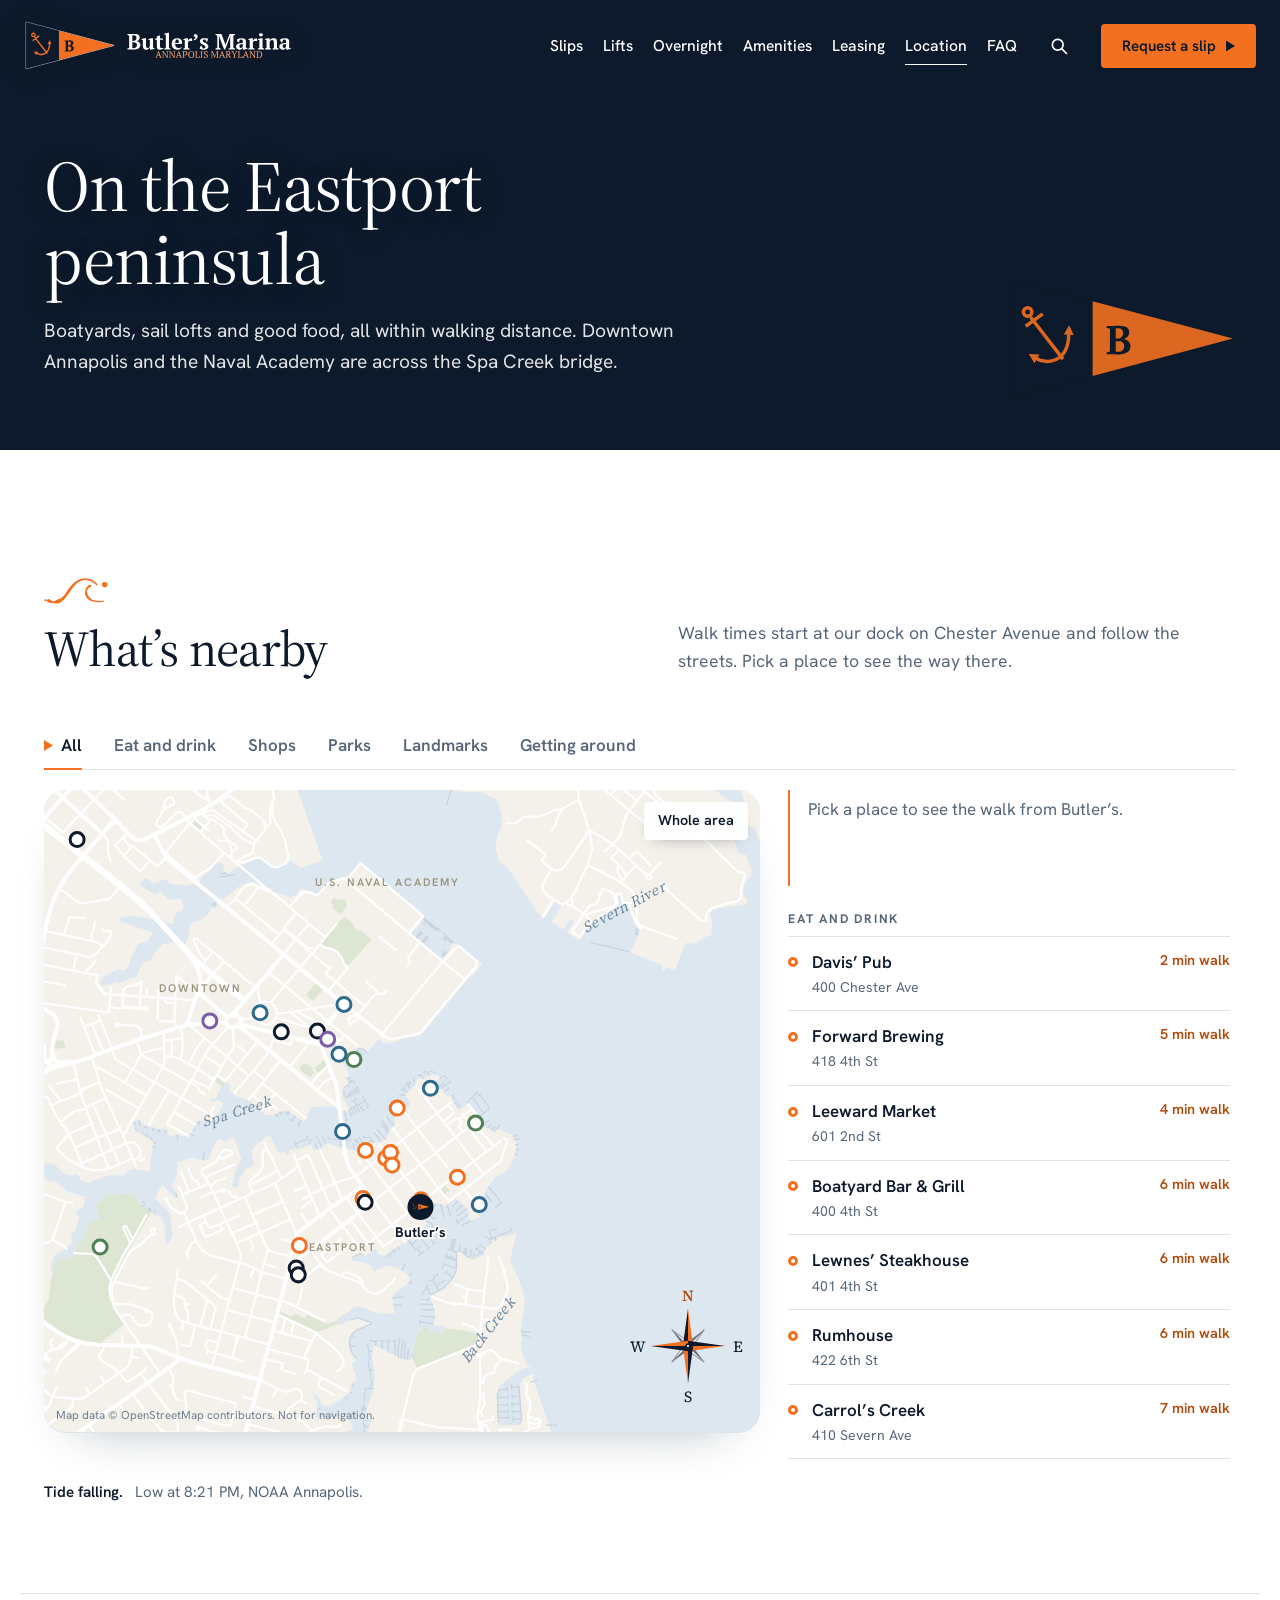
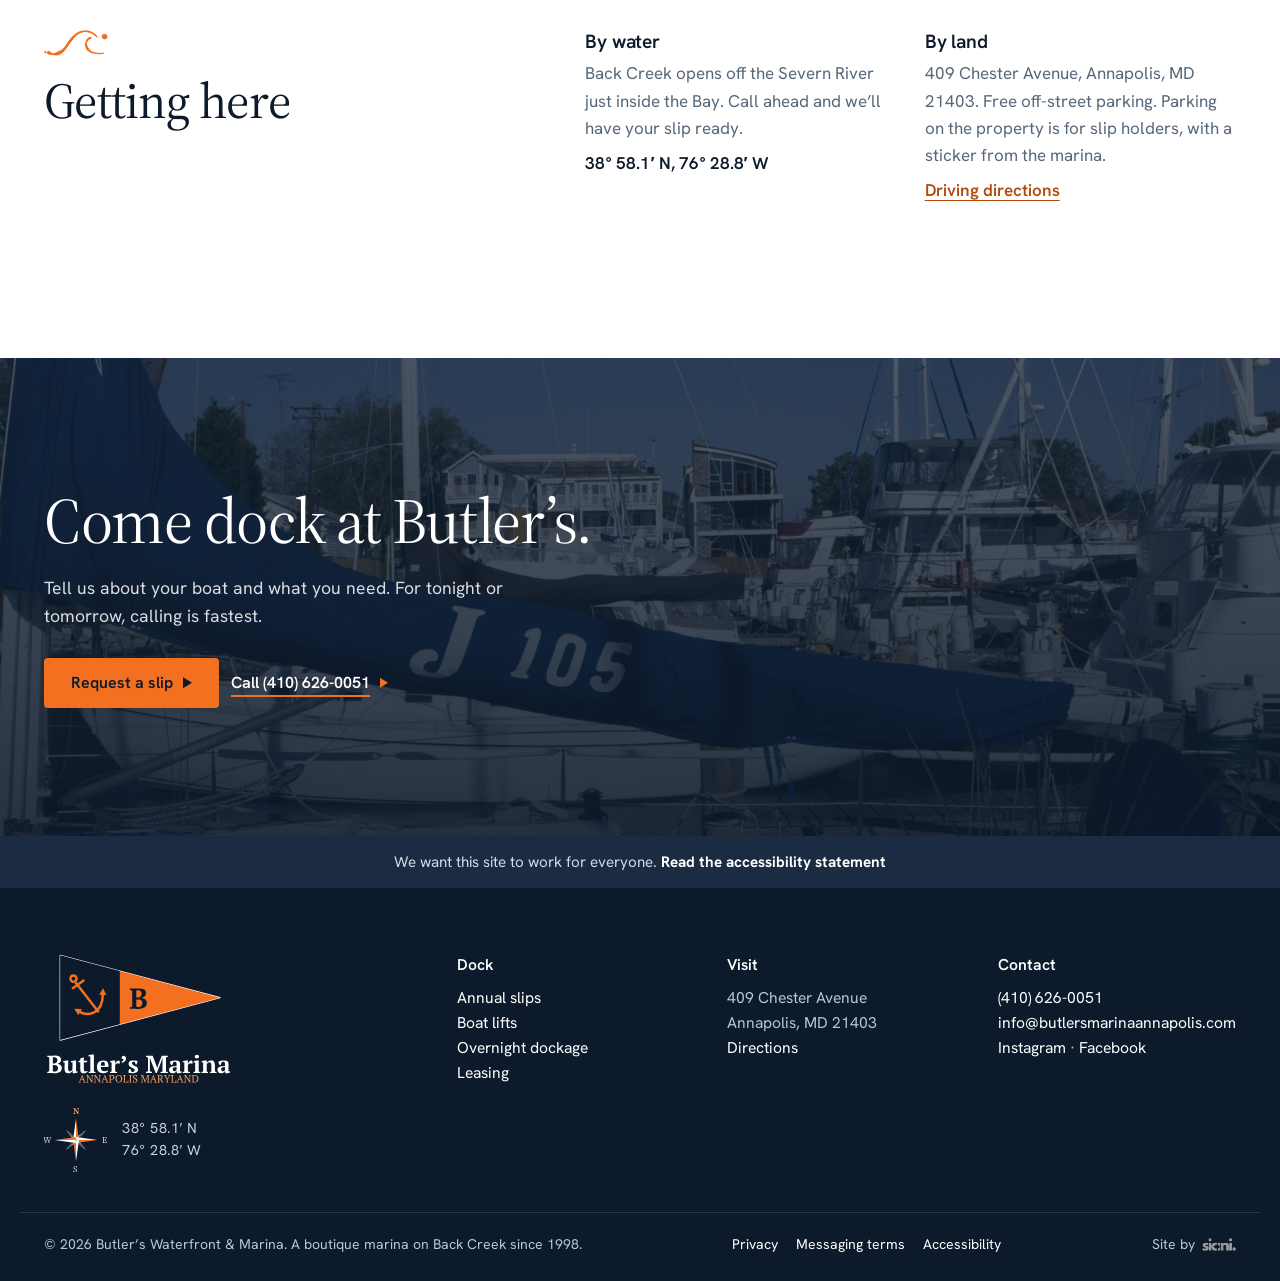
<file: location/index.html>
<!doctype html>
<html lang="en" data-sv="d64ce9d7">
<head>
  <meta charset="utf-8">
  <meta name="viewport" content="width=device-width, initial-scale=1, viewport-fit=cover">
  <title>Directions to Butler's Marina, 409 Chester Ave, Annapolis</title>
  <meta name="description" content="409 Chester Avenue on Back Creek, Eastport. Directions by water and land, walk times to downtown Annapolis, and places to eat nearby.">
  <link rel="canonical" href="https://butlersmarinaannapolis.com/location/">
  <meta property="og:type" content="website">
  <meta property="og:site_name" content="Butler's Marina">
  <meta property="og:title" content="Directions to Butler's Marina, 409 Chester Ave, Annapolis">
  <meta property="og:description" content="409 Chester Avenue on Back Creek, Eastport. Directions by water and land, walk times to downtown Annapolis, and places to eat nearby.">
  <meta property="og:url" content="https://butlersmarinaannapolis.com/location/">
  <meta property="og:image" content="https://butlersmarinaannapolis.com/assets/og/location.jpg">
  <meta property="og:image:width" content="1200">
  <meta property="og:image:height" content="630">
  <meta name="twitter:card" content="summary_large_image">
  <meta name="twitter:image" content="https://butlersmarinaannapolis.com/assets/og/location.jpg">
  <meta name="theme-color" content="#0D1A2B">
  <link rel="icon" href="../assets/img/burgee.svg" type="image/svg+xml">
  <link rel="icon" href="../assets/img/favicon-64.png" type="image/png" sizes="64x64">
  <link rel="apple-touch-icon" href="../assets/img/apple-touch-icon.png">
  <link rel="preload" href="../assets/fonts/hanken.woff2" as="font" type="font/woff2" crossorigin>
  <link rel="preload" href="../assets/fonts/source-serif.woff2" as="font" type="font/woff2" crossorigin>
  <link rel="stylesheet" href="../styles.css?v=68037ca1">
  <script>
    (function () {
      // once per visit: marked as seen the moment it shows, in a cookie and in storage, so any page after it skips it
      var d = document.documentElement, seen = /(^|; )bm_splash=1/.test(document.cookie);
      try { seen = seen || sessionStorage.getItem("bm-splash") === "1" || Date.now() - (+localStorage.getItem("bm-splash-at") || 0) < 432e5; } catch (e) {}
      if (seen || window.matchMedia("(prefers-reduced-motion: reduce)").matches) return;
      document.cookie = "bm_splash=1; path=/; max-age=43200; SameSite=Lax";
      try { sessionStorage.setItem("bm-splash", "1"); localStorage.setItem("bm-splash-at", String(Date.now())); } catch (e) {}
      d.classList.add("splash-on");
    })();
  </script>
  
</head>
<body>
<a class="skip" href="#main">Skip to content</a>

<div class="splash" id="splash" aria-hidden="true">
  <div class="splash__inner">
    <div class="splash__flag"><img src="../assets/img/burgee.svg" width="304" height="166" alt=""></div>
    <img class="splash__word" src="../assets/img/wordmark.svg" width="348" height="62" alt="">
  </div>
</div>

<header class="bar" id="top">
  <a class="brand" href="../" aria-label="Butler's Marina, home">
    <svg class="logo" aria-hidden="true" focusable="false" viewBox="-3 -3 907.8 172"><g transform="translate(-100 -87)"><path class="lg-edge" d="M104 91L400 169.5L104 248Z"/><path class="lg-hoist" d="M104 91L214.5 120.3L214.5 218.7L104 248Z"/><path class="lg-fly" d="M214.5 120.3L400 169.5L214.5 218.7Z"/><path class="lg-anchor-s" d="M132.6 141.4L175.4 196.6M126 153.2L148.6 136.8M139.6 195.4C153 204 182.5 202 183 163M123 134.3a5.6 5.6 0 1 0 11.2 0a5.6 5.6 0 1 0 -11.2 0"/><path class="lg-anchor" d="M130.09 189.87L144.22 190.45L140.07 197.58L137.58 201.86ZM183.48 152.01L189.53 164.79L181.29 164.43L176.34 164.21Z"/><path class="lg-b" d="M233 190V187.98Q234.01 187.39 235.15 186.97Q236.3 186.54 237.36 186.43V156.32Q236.3 156.11 235.13 155.71Q233.96 155.31 233 154.78V152.75H241.57Q243.59 152.75 245.4 152.59Q247.21 152.43 249.55 152.43Q252.1 152.43 254.5 152.81Q256.89 153.18 258.75 154.14Q260.62 155.09 261.73 156.82Q262.85 158.55 262.85 161.27Q262.85 162.97 262.24 164.43Q261.63 165.9 260.54 167.01Q259.45 168.13 257.98 168.88Q256.52 169.62 254.82 169.94V170.15Q256.52 170.37 258.25 170.95Q259.98 171.54 261.36 172.65Q262.74 173.77 263.62 175.45Q264.5 177.12 264.5 179.41Q264.5 182.28 263.22 184.36Q261.95 186.43 259.79 187.77Q257.64 189.1 254.87 189.71Q252.1 190.32 249.12 190.32Q248.01 190.32 246.67 190.27Q245.34 190.21 244.01 190.16Q242.68 190.11 241.43 190.05Q240.18 190 239.33 190ZM249.07 186.86Q252.42 186.86 254.34 184.87Q256.25 182.87 256.25 179.57Q256.25 177.55 255.61 176.25Q254.98 174.94 253.86 174.17Q252.74 173.4 251.2 173.11Q249.65 172.81 247.85 172.81H245.03V186.49Q245.77 186.65 246.6 186.75Q247.42 186.86 249.07 186.86ZM246.73 169.35Q247.63 169.35 248.54 169.27Q249.44 169.2 250.24 169.09Q252.32 168.24 253.59 166.45Q254.87 164.67 254.87 162.38Q254.87 159.03 253.11 157.46Q251.36 155.89 248.59 155.89Q247.42 155.89 246.57 155.95Q245.72 156 245.03 156.11V169.35Z"/></g><g transform="translate(338 32.78) scale(1.62) translate(-76 -270)"><path class="lg-word" d="M80 309V307.26Q80.87 306.76 81.85 306.39Q82.83 306.03 83.75 305.94V280.06Q82.83 279.88 81.83 279.54Q80.82 279.2 80 278.74V277H87.36Q89.1 277 90.65 276.86Q92.21 276.73 94.22 276.73Q96.41 276.73 98.47 277.05Q100.52 277.37 102.12 278.19Q103.72 279.01 104.68 280.5Q105.64 281.98 105.64 284.32Q105.64 285.78 105.12 287.04Q104.59 288.29 103.66 289.25Q102.72 290.21 101.46 290.85Q100.2 291.49 98.74 291.77V291.95Q100.2 292.13 101.69 292.64Q103.18 293.14 104.36 294.1Q105.55 295.06 106.31 296.5Q107.06 297.94 107.06 299.9Q107.06 302.37 105.96 304.15Q104.87 305.94 103.02 307.08Q101.16 308.22 98.79 308.75Q96.41 309.27 93.85 309.27Q92.89 309.27 91.75 309.23Q90.61 309.18 89.46 309.14Q88.32 309.09 87.25 309.05Q86.17 309 85.44 309ZM93.81 306.3Q96.68 306.3 98.33 304.59Q99.98 302.87 99.98 300.04Q99.98 298.3 99.43 297.18Q98.88 296.06 97.92 295.4Q96.96 294.74 95.63 294.49Q94.31 294.24 92.75 294.24H90.33V305.98Q90.97 306.12 91.68 306.21Q92.39 306.3 93.81 306.3ZM91.79 291.26Q92.57 291.26 93.35 291.2Q94.12 291.13 94.81 291.04Q96.59 290.3 97.69 288.77Q98.79 287.24 98.79 285.28Q98.79 282.4 97.28 281.05Q95.77 279.7 93.39 279.7Q92.39 279.7 91.66 279.74Q90.93 279.79 90.33 279.88V291.26ZM112 299.95Q112 297.07 112.14 294.6Q112.27 292.13 112.27 289.39L109.26 289.02V287.24Q109.99 286.97 111.06 286.69Q112.14 286.42 113.28 286.21Q114.42 286.01 115.5 285.85Q116.57 285.69 117.3 285.6H118.86Q118.86 289.02 118.72 292.34Q118.58 295.65 118.58 298.85Q118.58 302.6 119.34 304.25Q120.09 305.89 122.15 305.89Q123.56 305.89 124.77 304.82Q125.99 303.74 126.76 301.37V289.39L123.79 289.02V287.24Q124.48 286.97 125.51 286.69Q126.53 286.42 127.65 286.21Q128.77 286.01 129.87 285.85Q130.97 285.69 131.79 285.6H133.35V305.75L136.36 306.12V307.72Q135.72 307.99 134.76 308.27Q133.8 308.54 132.75 308.79Q131.7 309.05 130.67 309.21Q129.64 309.37 128.82 309.46H127.27L126.95 304.02H126.76Q126.53 304.98 125.94 305.96Q125.35 306.94 124.41 307.74Q123.47 308.54 122.19 309.05Q120.91 309.55 119.36 309.55Q117.62 309.55 116.27 309.11Q114.92 308.68 113.96 307.58Q113 306.49 112.5 304.63Q112 302.78 112 299.95ZM137.55 287.24Q139.29 286.14 141.21 285.69V281.98Q141.48 281.71 142.15 281.46Q142.81 281.21 143.56 281Q144.32 280.8 145.05 280.61Q145.78 280.43 146.24 280.34H147.79V286.14H153.82V289.02H147.79V300.86Q147.79 303.7 148.5 304.79Q149.21 305.89 150.85 305.89Q151.68 305.89 152.7 305.78Q153.73 305.66 154.6 305.34L154.92 306.85Q154.51 307.26 153.71 307.72Q152.91 308.18 151.88 308.59Q150.85 309 149.64 309.27Q148.43 309.55 147.11 309.55Q144.13 309.55 142.67 307.99Q141.21 306.44 141.21 302.97V289.02H137.55ZM169.46 309H156.84V307.22Q158.35 306.49 159.86 306.12V278.42L156.38 278.05V276.27Q156.98 276 158.03 275.72Q159.08 275.45 160.29 275.24Q161.5 275.04 162.72 274.88Q163.93 274.72 164.89 274.62H166.44V306.12Q167.95 306.49 169.46 307.22ZM192.82 305.16Q192.45 305.94 191.65 306.74Q190.85 307.54 189.69 308.15Q188.52 308.77 186.99 309.16Q185.46 309.55 183.67 309.55Q180.84 309.55 178.65 308.7Q176.45 307.86 174.99 306.28Q173.53 304.7 172.77 302.51Q172.02 300.31 172.02 297.57Q172.02 291.72 175.08 288.66Q178.14 285.6 183.58 285.6Q185.91 285.6 187.95 286.24Q189.98 286.88 191.33 288.34Q192.68 289.8 193.21 292.18Q193.73 294.56 193.14 297.98H179.1Q179.15 301.59 180.95 303.74Q182.76 305.89 186.28 305.89Q187.79 305.89 189.41 305.43Q191.03 304.98 191.95 304.25ZM183.4 288.2Q182.49 288.2 181.78 288.52Q181.07 288.84 180.54 289.69Q180.02 290.53 179.7 291.97Q179.38 293.41 179.24 295.61H186.6Q186.92 292.04 186.19 290.12Q185.46 288.2 183.4 288.2ZM208.4 291.4Q207.86 291.68 207.12 292.32Q206.39 292.96 205.8 294.42V306.12Q206.71 306.21 207.63 306.46Q208.54 306.71 209.46 307.22V309H196.2V307.22Q197.02 306.76 197.75 306.53Q198.49 306.3 199.22 306.12V289.39L196.2 289.02V287.24Q196.93 286.92 198.01 286.65Q199.08 286.37 200.22 286.17Q201.37 285.96 202.44 285.82Q203.51 285.69 204.25 285.6H205.8V291.68H205.98Q206.35 290.67 207.06 289.57Q207.76 288.48 208.72 287.56Q209.68 286.65 210.83 286.1Q211.97 285.55 213.2 285.6Q213.71 286.24 214.07 287.4Q214.44 288.57 214.67 289.62V291.4ZM217.68 287.97Q219.47 287.52 220.47 286.37Q221.48 285.23 221.39 284Q220.79 283.26 219.9 282.83Q219.01 282.4 218 282.08Q217.78 281.25 217.94 280.41Q218.1 279.56 218.55 278.85Q219.01 278.14 219.63 277.64Q220.24 277.14 220.88 277.05Q221.8 277.09 222.71 277.44Q223.63 277.78 224.34 278.4Q225.04 279.01 225.48 279.95Q225.91 280.89 225.91 282.17Q225.91 283.4 225.36 284.68Q224.82 285.96 223.83 287.06Q222.85 288.16 221.48 288.96Q220.11 289.76 218.51 290.08ZM242.09 304.02Q242.09 302.83 241.25 301.96Q240.4 301.09 239.15 300.36Q237.89 299.63 236.4 298.9Q234.92 298.17 233.66 297.18Q232.4 296.2 231.56 294.88Q230.71 293.55 230.71 291.63Q230.71 290.26 231.35 289.14Q231.99 288.02 233.09 287.24Q234.19 286.46 235.72 286.03Q237.25 285.6 239.03 285.6Q241.5 285.6 243.63 285.98Q245.75 286.37 247.35 287.06Q247.17 288.52 246.62 290.19Q246.07 291.86 245.57 293.23H244.01L242.09 288.57Q241.55 288.34 240.95 288.27Q240.36 288.2 239.63 288.2Q238.25 288.2 237.55 289Q236.84 289.8 236.84 290.81Q236.84 291.95 237.68 292.8Q238.53 293.64 239.79 294.37Q241.04 295.1 242.53 295.83Q244.01 296.57 245.27 297.5Q246.53 298.44 247.37 299.72Q248.22 301 248.22 302.78Q248.22 305.94 245.66 307.74Q243.1 309.55 238.8 309.55Q236.61 309.55 234.28 309.09Q231.95 308.63 230.26 307.81Q230.35 306.17 231.03 304.47Q231.72 302.78 232.5 301.46H234.05L236.29 306.44Q236.79 306.81 237.41 306.87Q238.03 306.94 238.57 306.94Q239.9 306.94 241 306.17Q242.09 305.39 242.09 304.02ZM303.49 309H289.82V307.26Q290.73 306.81 291.6 306.49Q292.47 306.17 293.47 305.94V286.83L293.7 281.48H293.34L291.83 286.37L283.01 309H280.9L272.13 286.56L270.48 281.21H270.07L270.12 287.01V305.75Q270.98 305.94 272.04 306.35Q273.09 306.76 274 307.26V309H262.85V307.26Q263.58 306.9 264.65 306.39Q265.73 305.89 266.69 305.71V280.06Q265.77 279.88 264.74 279.56Q263.72 279.24 262.94 278.74V277H275.33L282.32 295.61L283.65 299.99H283.69L285.06 295.51L292.19 277H303.53V278.74Q302.75 279.2 301.86 279.54Q300.97 279.88 300.06 280.06V305.98Q301.02 306.17 301.91 306.53Q302.8 306.9 303.49 307.26ZM325.93 302.37Q325.93 303.38 325.95 304.11Q325.98 304.84 326.07 305.66L329.22 306.12V307.72Q328.67 307.99 327.74 308.27Q326.8 308.54 325.77 308.79Q324.74 309.05 323.74 309.21Q322.73 309.37 321.95 309.46H320.4Q319.94 308.41 319.85 307.35Q319.76 306.3 319.71 304.79H319.49Q319.26 305.71 318.71 306.55Q318.16 307.4 317.31 308.06Q316.47 308.73 315.33 309.14Q314.18 309.55 312.77 309.55Q311.26 309.55 309.98 309.09Q308.7 308.63 307.74 307.81Q306.78 306.99 306.23 305.82Q305.68 304.66 305.68 303.19Q305.68 301.14 306.46 299.81Q307.23 298.49 308.9 297.64Q310.57 296.79 313.2 296.38Q315.83 295.97 319.58 295.79Q319.94 291.86 319.26 290.03Q318.57 288.2 316.29 288.2Q314.87 288.2 313.68 288.66L311.53 294.14H309.52Q309.15 293.6 308.81 292.89Q308.47 292.18 308.17 291.38Q307.87 290.58 307.67 289.76Q307.46 288.93 307.37 288.16Q309.11 286.97 311.85 286.28Q314.59 285.6 317.66 285.6Q320.26 285.6 321.91 286.17Q323.55 286.74 324.49 287.72Q325.43 288.7 325.79 290.03Q326.16 291.36 326.16 292.86Q326.16 295.61 326.04 297.82Q325.93 300.04 325.93 302.37ZM315.65 305.89Q316.61 305.89 317.29 305.53Q317.98 305.16 318.46 304.66Q318.94 304.15 319.19 303.56Q319.44 302.97 319.58 302.51V297.94Q317.43 297.98 316.06 298.21Q314.69 298.44 313.91 298.97Q313.13 299.49 312.83 300.29Q312.54 301.09 312.54 302.23Q312.54 303.97 313.36 304.93Q314.18 305.89 315.65 305.89ZM343.16 291.4Q342.62 291.68 341.88 292.32Q341.15 292.96 340.56 294.42V306.12Q341.47 306.21 342.39 306.46Q343.3 306.71 344.22 307.22V309H330.96V307.22Q331.78 306.76 332.51 306.53Q333.24 306.3 333.98 306.12V289.39L330.96 289.02V287.24Q331.69 286.92 332.76 286.65Q333.84 286.37 334.98 286.17Q336.12 285.96 337.2 285.82Q338.27 285.69 339 285.6H340.56V291.68H340.74Q341.11 290.67 341.82 289.57Q342.52 288.48 343.48 287.56Q344.44 286.65 345.59 286.1Q346.73 285.55 347.96 285.6Q348.47 286.24 348.83 287.4Q349.2 288.57 349.43 289.62V291.4ZM363.64 309H351.03V307.22Q351.71 306.85 352.44 306.6Q353.17 306.35 354.04 306.12V289.39L351.03 289.02V287.24Q351.71 286.97 352.74 286.69Q353.77 286.42 354.91 286.21Q356.05 286.01 357.15 285.85Q358.25 285.69 359.07 285.6H360.63V306.12Q361.54 306.35 362.27 306.6Q363 306.85 363.64 307.22ZM353.27 278.65Q353.27 277.05 354.36 276.13Q355.46 275.22 357.2 275.22Q358.93 275.22 360.03 276.13Q361.13 277.05 361.13 278.65Q361.13 280.2 360.03 281.12Q358.93 282.03 357.2 282.03Q355.46 282.03 354.36 281.12Q353.27 280.2 353.27 278.65ZM393.68 309H381.56V307.22Q382.16 306.9 382.73 306.65Q383.3 306.39 384.08 306.12V295.38Q384.08 292.5 383.25 290.88Q382.43 289.25 380.33 289.25Q378.59 289.25 377.33 290.37Q376.08 291.49 375.44 293.41V306.12Q376.17 306.3 376.74 306.55Q377.31 306.81 377.95 307.22V309H365.84V307.22Q366.98 306.62 368.85 306.12V289.39L365.84 289.02V287.24Q366.43 286.97 367.39 286.72Q368.35 286.46 369.47 286.24Q370.59 286.01 371.76 285.85Q372.92 285.69 373.88 285.6H375.44V290.3H375.48Q376.44 288.38 378.36 286.99Q380.28 285.6 383.02 285.6Q384.81 285.6 386.22 286.03Q387.64 286.46 388.62 287.56Q389.61 288.66 390.13 290.51Q390.66 292.36 390.66 295.19V306.12Q392.49 306.44 393.68 307.22ZM415.71 302.37Q415.71 303.38 415.73 304.11Q415.75 304.84 415.85 305.66L419 306.12V307.72Q418.45 307.99 417.51 308.27Q416.58 308.54 415.55 308.79Q414.52 309.05 413.51 309.21Q412.51 309.37 411.73 309.46H410.18Q409.72 308.41 409.63 307.35Q409.54 306.3 409.49 304.79H409.26Q409.03 305.71 408.49 306.55Q407.94 307.4 407.09 308.06Q406.25 308.73 405.1 309.14Q403.96 309.55 402.54 309.55Q401.04 309.55 399.76 309.09Q398.48 308.63 397.52 307.81Q396.56 306.99 396.01 305.82Q395.46 304.66 395.46 303.19Q395.46 301.14 396.24 299.81Q397.01 298.49 398.68 297.64Q400.35 296.79 402.98 296.38Q405.61 295.97 409.35 295.79Q409.72 291.86 409.03 290.03Q408.35 288.2 406.06 288.2Q404.65 288.2 403.46 288.66L401.31 294.14H399.3Q398.93 293.6 398.59 292.89Q398.25 292.18 397.95 291.38Q397.65 290.58 397.45 289.76Q397.24 288.93 397.15 288.16Q398.89 286.97 401.63 286.28Q404.37 285.6 407.43 285.6Q410.04 285.6 411.69 286.17Q413.33 286.74 414.27 287.72Q415.21 288.7 415.57 290.03Q415.94 291.36 415.94 292.86Q415.94 295.61 415.82 297.82Q415.71 300.04 415.71 302.37ZM405.42 305.89Q406.38 305.89 407.07 305.53Q407.75 305.16 408.23 304.66Q408.71 304.15 408.97 303.56Q409.22 302.97 409.35 302.51V297.94Q407.21 297.98 405.83 298.21Q404.46 298.44 403.69 298.97Q402.91 299.49 402.61 300.29Q402.32 301.09 402.32 302.23Q402.32 303.97 403.14 304.93Q403.96 305.89 405.42 305.89Z"/><path class="lg-tag" d="M142.36 326.5H138V325.93Q138.71 325.62 139.41 325.46L144.39 312.51H144.96L149.93 325.46Q150.32 325.54 150.7 325.64Q151.09 325.73 151.42 325.93V326.5H146.39V325.93Q146.78 325.77 147.2 325.65Q147.61 325.54 148 325.46L146.67 321.86H141.97L140.67 325.46Q141.5 325.58 142.36 325.93ZM142.36 320.84H146.33L144.78 316.67L144.41 314.98H144.37L143.88 316.71ZM160.99 312.74H165.24V313.31Q164.41 313.86 163.63 314.1V326.74H162.51L155.37 315.91L154.61 314.38H154.55L154.72 315.91V325.24Q155.53 325.46 156.24 325.93V326.5H151.99V325.93Q152.35 325.71 152.75 325.55Q153.15 325.38 153.6 325.24V313.98Q153.21 313.82 152.83 313.65Q152.44 313.47 152.11 313.29V312.74H155.43L161.62 322.08L162.52 323.77H162.6L162.51 322.08V314.1Q162.09 313.92 161.71 313.73Q161.33 313.53 160.99 313.31ZM175.38 312.74H179.62V313.31Q178.8 313.86 178.01 314.1V326.74H176.89L169.76 315.91L168.99 314.38H168.93L169.11 315.91V325.24Q169.91 325.46 170.62 325.93V326.5H166.38V325.93Q166.73 325.71 167.13 325.55Q167.54 325.38 167.99 325.24V313.98Q167.59 313.82 167.21 313.65Q166.83 313.47 166.49 313.29V312.74H169.82L176.01 322.08L176.91 323.77H176.99L176.89 322.08V314.1Q176.48 313.92 176.09 313.73Q175.71 313.53 175.38 313.31ZM184.55 326.5H180.19V325.93Q180.9 325.62 181.61 325.46L186.58 312.51H187.15L192.12 325.46Q192.51 325.54 192.9 325.64Q193.28 325.73 193.61 325.93V326.5H188.58V325.93Q188.98 325.77 189.39 325.65Q189.8 325.54 190.19 325.46L188.86 321.86H184.16L182.86 325.46Q183.69 325.58 184.55 325.93ZM184.55 320.84H188.52L186.97 316.67L186.6 314.98H186.56L186.07 316.71ZM197.68 325.46Q198.21 325.52 198.68 325.65Q199.15 325.77 199.57 325.93V326.5H194.18V325.93Q194.58 325.73 194.99 325.64Q195.4 325.54 195.79 325.46V313.81Q195.34 313.73 194.95 313.6Q194.56 313.47 194.18 313.31V312.74H195.95Q196.74 312.74 197.66 312.67Q198.58 312.59 199.43 312.59Q200.39 312.59 201.32 312.79Q202.24 313 202.96 313.49Q203.67 313.98 204.12 314.8Q204.56 315.61 204.56 316.83Q204.56 317.99 204.11 318.82Q203.65 319.64 202.9 320.17Q202.14 320.7 201.18 320.95Q200.22 321.19 199.19 321.19Q199.1 321.19 198.89 321.19Q198.68 321.19 198.45 321.18Q198.21 321.17 198 321.15Q197.78 321.14 197.68 321.12ZM199.02 313.61Q198.55 313.61 198.25 313.63Q197.96 313.65 197.68 313.71V320.07Q197.78 320.11 197.97 320.12Q198.15 320.13 198.36 320.15Q198.57 320.17 198.76 320.17Q198.96 320.17 199.08 320.17Q199.76 320.17 200.37 319.99Q200.98 319.8 201.44 319.39Q201.91 318.97 202.18 318.34Q202.46 317.72 202.46 316.83Q202.46 315.22 201.54 314.41Q200.63 313.61 199.02 313.61ZM206.37 319.62Q206.37 318.09 206.79 316.78Q207.21 315.48 208.01 314.52Q208.8 313.57 209.96 313.04Q211.12 312.51 212.6 312.51Q214.07 312.51 215.23 313.04Q216.39 313.57 217.18 314.52Q217.98 315.48 218.4 316.78Q218.83 318.09 218.83 319.62Q218.83 321.15 218.4 322.46Q217.98 323.77 217.18 324.72Q216.39 325.67 215.23 326.21Q214.07 326.74 212.6 326.74Q211.12 326.74 209.96 326.21Q208.8 325.67 208.01 324.72Q207.21 323.77 206.79 322.46Q206.37 321.15 206.37 319.62ZM208.47 319.62Q208.47 320.88 208.73 321.99Q209 323.1 209.53 323.93Q210.06 324.75 210.87 325.23Q211.67 325.71 212.77 325.71Q213.78 325.71 214.52 325.23Q215.27 324.75 215.75 323.93Q216.23 323.1 216.48 321.99Q216.72 320.88 216.72 319.62Q216.72 318.36 216.47 317.25Q216.21 316.14 215.68 315.32Q215.15 314.49 214.35 314.01Q213.54 313.53 212.44 313.53Q211.36 313.53 210.6 314.01Q209.84 314.49 209.37 315.32Q208.9 316.14 208.69 317.25Q208.47 318.36 208.47 319.62ZM220.44 312.74H225.82V313.31Q225.35 313.49 224.88 313.62Q224.41 313.75 223.93 313.81V325.48H228.45L229.61 322.31H230.12Q230.18 322.73 230.23 323.27Q230.28 323.81 230.31 324.39Q230.34 324.97 230.34 325.52Q230.34 326.07 230.32 326.5H220.44V325.93Q220.91 325.71 221.3 325.62Q221.69 325.52 222.05 325.46V313.81Q221.6 313.73 221.18 313.6Q220.77 313.47 220.44 313.31ZM236.63 326.5H231.6V325.93Q232.37 325.58 233.17 325.46V313.81Q232.78 313.73 232.38 313.6Q231.99 313.47 231.6 313.31V312.74H236.63V313.31Q236.28 313.47 235.86 313.6Q235.45 313.73 235.06 313.81V325.46Q235.47 325.54 235.88 325.65Q236.3 325.77 236.63 325.93ZM240.52 325.14Q240.76 325.38 241.13 325.55Q241.5 325.71 242.25 325.71Q242.88 325.71 243.43 325.55Q243.98 325.38 244.38 325.06Q244.78 324.73 245.02 324.27Q245.26 323.81 245.26 323.22Q245.26 322.43 244.77 321.9Q244.29 321.37 243.58 320.96Q242.86 320.55 242.01 320.15Q241.17 319.76 240.45 319.22Q239.73 318.68 239.25 317.92Q238.77 317.17 238.77 316.03Q238.77 315.2 239.07 314.55Q239.36 313.9 239.9 313.45Q240.44 313 241.19 312.75Q241.94 312.51 242.86 312.51Q244.06 312.51 245.05 312.7Q246.04 312.88 246.61 313.16Q246.61 313.49 246.56 313.93Q246.51 314.38 246.45 314.85Q246.38 315.32 246.3 315.76Q246.22 316.2 246.14 316.54H245.63L244.84 313.84Q244.49 313.69 243.95 313.61Q243.41 313.53 242.8 313.53Q241.8 313.53 241.19 314.09Q240.58 314.65 240.58 315.65Q240.58 316.46 241.06 317.01Q241.54 317.56 242.27 317.99Q243 318.42 243.83 318.83Q244.67 319.23 245.39 319.76Q246.12 320.29 246.6 321.02Q247.08 321.74 247.08 322.83Q247.08 323.71 246.76 324.44Q246.44 325.16 245.83 325.67Q245.22 326.19 244.33 326.46Q243.45 326.74 242.33 326.74Q241.09 326.74 240.11 326.44Q239.13 326.15 238.71 325.81Q238.73 325.48 238.78 325.01Q238.83 324.53 238.9 324.03Q238.97 323.53 239.05 323.06Q239.13 322.59 239.2 322.26H239.71ZM269.33 326.5H264.46V325.93Q264.85 325.77 265.24 325.66Q265.63 325.56 266.05 325.46V316.62L266.13 314.32H265.97L265.32 316.42L261.29 326.5H260.78L256.95 316.42L256.24 314.12H256.06L256.08 316.62V325.46Q256.46 325.54 256.83 325.65Q257.2 325.77 257.58 325.93V326.5H253.47V325.93Q253.84 325.77 254.25 325.65Q254.65 325.52 255.06 325.44V313.81Q254.65 313.73 254.25 313.6Q253.84 313.47 253.45 313.31V312.74H257.48L260.9 321.72L261.57 323.75H261.59L262.25 321.69L265.79 312.74H269.35V313.31Q269 313.47 268.62 313.6Q268.25 313.73 267.86 313.81V325.48Q268.27 325.56 268.63 325.66Q269 325.77 269.33 325.93ZM274.28 326.5H269.92V325.93Q270.63 325.62 271.33 325.46L276.31 312.51H276.88L281.85 325.46Q282.24 325.54 282.62 325.64Q283.01 325.73 283.34 325.93V326.5H278.31V325.93Q278.7 325.77 279.12 325.65Q279.53 325.54 279.92 325.46L278.58 321.86H273.89L272.59 325.46Q273.42 325.58 274.28 325.93ZM274.28 320.84H278.25L276.7 316.67L276.33 314.98H276.29L275.79 316.71ZM287.41 325.46Q287.86 325.56 288.27 325.66Q288.69 325.77 289.08 325.93V326.5H283.91V325.93Q284.34 325.73 284.74 325.64Q285.13 325.54 285.52 325.46V313.81Q285.01 313.71 284.62 313.58Q284.22 313.45 283.91 313.31V312.74H285.64Q286.43 312.74 287.36 312.67Q288.29 312.59 289.18 312.59Q290.14 312.59 290.98 312.8Q291.81 313.02 292.42 313.49Q293.03 313.96 293.37 314.69Q293.72 315.42 293.72 316.44Q293.72 317.87 292.96 318.82Q292.2 319.76 290.91 320.17Q291.75 321.51 292.67 322.83Q293.6 324.14 294.6 325.44L295.66 326.01V326.5H293.28L292.54 325.95Q291.99 325.26 291.54 324.6Q291.08 323.95 290.69 323.27Q290.3 322.59 289.95 321.89Q289.61 321.19 289.26 320.41H287.41ZM288.74 313.61Q288.27 313.61 287.97 313.63Q287.66 313.65 287.41 313.71V319.58H288.82Q290.18 319.58 290.98 318.72Q291.77 317.85 291.77 316.44Q291.77 314.98 290.93 314.3Q290.08 313.61 288.74 313.61ZM304.19 312.74H308.51V313.31Q307.77 313.69 307.02 313.81L303.31 320.64V325.46Q304.07 325.56 304.8 325.93V326.5H299.81V325.93Q300.52 325.58 301.42 325.46V320.66L297.45 313.81Q297 313.73 296.61 313.6Q296.23 313.47 295.86 313.31V312.74H301.07V313.31Q300.77 313.43 300.4 313.56Q300.02 313.69 299.55 313.81L302.78 319.58L305.8 313.81Q305.35 313.71 304.95 313.58Q304.54 313.45 304.19 313.31ZM309.08 312.74H314.47V313.31Q314 313.49 313.52 313.62Q313.05 313.75 312.58 313.81V325.48H317.1L318.26 322.31H318.77Q318.83 322.73 318.88 323.27Q318.93 323.81 318.96 324.39Q318.99 324.97 318.99 325.52Q318.99 326.07 318.97 326.5H309.08V325.93Q309.56 325.71 309.95 325.62Q310.34 325.52 310.7 325.46V313.81Q310.24 313.73 309.83 313.6Q309.42 313.47 309.08 313.31ZM323.66 326.5H319.3V325.93Q320.01 325.62 320.72 325.46L325.69 312.51H326.26L331.23 325.46Q331.62 325.54 332.01 325.64Q332.39 325.73 332.72 325.93V326.5H327.69V325.93Q328.09 325.77 328.5 325.65Q328.91 325.54 329.3 325.46L327.97 321.86H323.27L321.97 325.46Q322.8 325.58 323.66 325.93ZM323.66 320.84H327.63L326.08 316.67L325.71 314.98H325.67L325.18 316.71ZM342.29 312.74H346.54V313.31Q345.71 313.86 344.93 314.1V326.74H343.81L336.67 315.91L335.91 314.38H335.85L336.03 315.91V325.24Q336.83 325.46 337.54 325.93V326.5H333.29V325.93Q333.65 325.71 334.05 325.55Q334.45 325.38 334.91 325.24V313.98Q334.51 313.82 334.13 313.65Q333.75 313.47 333.41 313.29V312.74H336.73L342.92 322.08L343.83 323.77H343.91L343.81 322.08V314.1Q343.39 313.92 343.01 313.73Q342.63 313.53 342.29 313.31ZM347.68 326.5V325.93Q348.37 325.62 349.29 325.46V313.81Q348.84 313.71 348.43 313.58Q348.01 313.45 347.68 313.31V312.74H349.68Q350.02 312.74 350.47 312.72Q350.92 312.7 351.4 312.68Q351.88 312.65 352.33 312.62Q352.77 312.59 353.06 312.59Q356.4 312.59 358.2 314.38Q360 316.16 360 319.45Q360 321 359.56 322.32Q359.12 323.65 358.21 324.61Q357.31 325.58 355.92 326.13Q354.54 326.68 352.65 326.68Q352.36 326.68 351.98 326.65Q351.61 326.62 351.2 326.59Q350.78 326.56 350.36 326.53Q349.94 326.5 349.57 326.5ZM352.79 313.61Q352.28 313.61 351.81 313.62Q351.33 313.63 351.06 313.69V325.6Q351.16 325.62 351.41 325.63Q351.67 325.64 351.96 325.65Q352.26 325.65 352.52 325.65Q352.79 325.65 352.91 325.65Q354.26 325.65 355.21 325.14Q356.15 324.63 356.75 323.78Q357.35 322.92 357.62 321.8Q357.9 320.68 357.9 319.45Q357.9 318.48 357.63 317.45Q357.37 316.42 356.77 315.56Q356.17 314.71 355.19 314.16Q354.2 313.61 352.79 313.61Z"/></g></svg>
  </a>
  <nav id="nav" class="bar__nav" aria-label="Main">
    <a href="../slips/">Slips</a>
    <a href="../lifts/">Lifts</a>
    <a href="../overnight/">Overnight</a>
    <a href="../amenities/">Amenities</a>
    <a href="../leasing/">Leasing</a>
    <a href="../location/" aria-current="page" class="is-here">Location</a>
    <a href="../faq/">FAQ</a>
    <a class="bar__navphone" href="tel:+14106260051">Call (410) 626-0051</a>
  </nav>
  <button class="bar__search" type="button" aria-label="Search the site" aria-controls="srch" aria-expanded="false" data-search-open><svg viewBox="0 0 24 24" width="22" height="22" aria-hidden="true"><circle cx="10.5" cy="10.5" r="6.5" fill="none" stroke="currentColor" stroke-width="2"/><path d="M15.5 15.5L21 21" stroke="currentColor" stroke-width="2" stroke-linecap="round"/></svg><span>Search</span></button>
  <a class="bar__call" href="tel:+14106260051">(410) 626-0051</a>
  <a class="btn btn--signal bar__cta" href="../contact/">Request a slip</a>
  <button class="bar__menu" type="button" aria-expanded="false" aria-controls="nav"><span class="sr">Menu</span><span class="bar__lines" aria-hidden="true"></span></button>
</header>

<div class="srch" id="srch" hidden>
  <div class="srch__scrim" data-search-close></div>
  <div class="srch__panel" role="dialog" aria-modal="true" aria-label="Search the site">
    <div class="srch__inner">
      <form class="srch__form" role="search" onsubmit="return false">
        <svg viewBox="0 0 24 24" width="22" height="22" aria-hidden="true"><circle cx="10.5" cy="10.5" r="6.5" fill="none" stroke="currentColor" stroke-width="2"/><path d="M15.5 15.5L21 21" stroke="currentColor" stroke-width="2" stroke-linecap="round"/></svg>
        <label class="sr" for="srchQ">Search the site</label>
        <input id="srchQ" type="search" placeholder="Search slips, lifts, rates, places" autocomplete="off" spellcheck="false" aria-controls="srchList" aria-autocomplete="list">
        <button class="srch__close" type="button" data-search-close aria-label="Close search">Close</button>
      </form>
      <ul class="srch__list" id="srchList" role="listbox" aria-label="Results"></ul>
      <p class="srch__empty" id="srchEmpty" hidden>Nothing matches that. Call (410) 626-0051 and we&#8217;ll help.</p>
      <p class="srch__hint" id="srchHint">Try <button type="button" data-q="electric">electric</button>, <button type="button" data-q="lift">lift</button>, <button type="button" data-q="winter">winter</button>, <button type="button" data-q="parking">parking</button> or <button type="button" data-q="State House">State House</button>.</p>
      <a id="siteRoot" href="../" hidden></a>
    </div>
  </div>
</div>

<main id="main">
<section class="phero phero--navy" aria-labelledby="page-title">
  <img class="phero__mark" src="../assets/img/burgee.svg" width="304" height="166" alt="">
  <div class="wrap phero__inner">
    <h1 id="page-title">On the Eastport peninsula</h1>
    <p class="phero__sub">Boatyards, sail lofts and good food, all within walking distance. Downtown Annapolis and the Naval Academy are across the Spa Creek bridge.</p>
  </div>
</section>

<section class="place" aria-labelledby="place-title">
  <div class="wrap">
    <div class="steps__head">
      <h2 id="place-title"><span class="rule" aria-hidden="true"></span>What&#8217;s nearby</h2>
      <p>Walk times start at our dock on Chester Avenue and follow the streets. Pick a place to see the way there.</p>
    </div>
    <div class="am" data-areamap>
  <div class="am__tabs" role="radiogroup" aria-label="Show places"><button type="button" role="radio" data-cat="all" aria-checked="true">All</button><button type="button" role="radio" data-cat="eat" aria-checked="false">Eat and drink</button><button type="button" role="radio" data-cat="shop" aria-checked="false">Shops</button><button type="button" role="radio" data-cat="park" aria-checked="false">Parks</button><button type="button" role="radio" data-cat="see" aria-checked="false">Landmarks</button><button type="button" role="radio" data-cat="go" aria-checked="false">Getting around</button></div>
  <div class="am__grid">
    <div class="am__stage">
      <svg class="am__svg" viewBox="0 0 1200 1077" data-full="0 0 1200 1077" role="group" aria-label="Map of Eastport and downtown Annapolis with nearby places"><rect class="am__water" x="-400" y="-400" width="2000" height="1877"/><path class="am__land" d="M1137.5 -20L1138.7 -17.9 1164.2 -9.3 1173 19.4 1170.6 34.9 1176.2 50.2 1171.6 58.8 1191.7 65.2 1198.2 85.1 1217.5 100.4 1210.5 128.5 1201.7 130.4 1204.1 163.7 1212.7 182.4 1212.9 195.8 1218 204.7 1220 205.8 1220 -20 1137.5 -20ZM663.3 -20L666.1 -8.1 670.4 -3.8 676.7 -0.8 704.7 3.9 732.6 3.5 754.5 13.8 761.1 20.7 767.2 43.2 766.8 60.5 763.6 70.2 759.9 72.4 756.6 97.2 761.7 118 776.7 130.7 826.6 204.4 837.8 215 855.8 187.8 867 195.5 850.4 220.7 870 234.2 881.7 215.7 888.2 219.7 876.2 238.2 896.8 252 917.6 225.9 964 193.2 961.3 177.8 965.3 177.2 968.2 192.2 977.2 190.8 992.2 227.3 998.6 233.9 986.8 263.8 985.2 263.1 981.4 272.3 1034 292.8 1035.5 297.8 1034.4 300.5 1038.5 302.1 1044.1 296.9 1057 302 1074.3 257.2 1078.7 255.8 1091.6 257.5 1107.5 246.3 1118 243.7 1120 213.7 1116.5 214.4 1115.8 206.2 1119.3 202.2 1126.7 198.9 1144.3 195.4 1174.2 192.7 1177.9 187.1 1177.8 184.1 1170.9 174 1171.1 168.2 1173 164.2 1173 159.2 1184.6 142.5 1185.6 132.8 1182.4 123.8 1178.7 119.8 1177.5 109.8 1163.1 104.5 1156 83.6 1153.5 80.6 1152.1 76.4 1153.6 61 1150.6 40.7 1142.1 38.3 1134.8 38 1132.5 35.9 1135.6 31.9 1140.2 32.4 1153.3 20.2 1132.8 7 1119.7 -8.4 1115 -8.9 1105.7 -6.9 1100.3 -8.6 1093 -15.3 1091.9 -20 663.3 -20ZM-20 635.5L7.7 623.9 15.9 627.1 24.1 632.8 24.8 635.3 34.7 643 47.7 646.8 48.6 644.7 52.2 643.3 60.3 648.1 59.3 651 67.6 657.5 75.8 658.8 86.2 651.6 96.4 650.8 97.1 648.8 111.1 644.9 112 646.2 128.3 645.2 132.2 646.2 137.6 640.1 146.7 635.7 153.4 635.3 155.7 636.8 161.6 636.6 176.9 639.5 178.3 619.7 182.7 602 181.8 596 182.9 595.5 183.2 588.1 158.3 573.9 151.6 568.2 149.6 563.7 150.1 558.1 153.5 551.9 155.6 551.1 160.5 553.7 171.1 563.8 175.2 564.4 175.8 565.6 184.2 565.9 192.5 568 201.9 567.4 208.8 576.3 207.7 577.3 213.2 581 222.3 577.7 226.3 577.8 232.6 580.1 235.4 579 242.8 583 254.8 558.4 263.8 553 269.1 555.2 286.3 554.2 290.3 549.1 289.3 548.1 300.6 525.6 289.1 517.5 288.8 519.9 284.7 523.3 278.5 519.1 280.5 517.1 288.1 516.8 293 504.8 305.6 489 313.4 495.4 310.4 500.6 310.8 503.5 319.3 509.6 318.6 510.7 323.1 514.2 329.8 515.7 339.7 520.7 340.2 519.7 344.7 520 354.8 529 355.8 532.7 359.3 536.2 365.3 538.3 370.5 544.7 384.7 544.5 401.9 536.1 406.2 538.9 408.1 537 430.9 553.1 436.1 553.9 440.3 549.3 446 532.6 448.7 531 486.1 529.9 489.8 530.9 493.2 536 503.3 537.4 504.9 539.3 511.8 534.9 502.1 516.5 499.9 498.4 508 494.3 509.8 491.1 506.4 483 502.5 481.2 509.2 479.8 510.5 477.6 509.9 473.5 492.6 444.9 480.2 430.5 470.7 423.9 466.3 424.5 463.6 416.9 468 410.7 489.6 429.6 517.7 458.4 514.8 461.1 515.4 461.9 529.8 449.4 519.9 440.7 526.1 433.7 527.9 432.6 533.3 433.4 541.4 440 560.9 416.5 570.8 425.1 596.7 419.9 596.3 417.6 631.3 411 714.9 310.3 717.1 312 734.2 291.6 691.8 256.2 688.2 257.7 685.4 255.4 680.6 261.3 683.2 263.4 666.3 283.7 633.6 256.3 615.1 240.8 634.7 217.6 637.9 211 529.8 120.2 508.5 146.1 507 144.6 475 154.5 458.2 174.4 431.6 164.4 420.8 177.4 414.4 177.7 413.5 180.2 382.8 169.6 381.2 166.4 352.8 154.7 344.5 154.2 335.1 157.2 322 165.2 318.7 169.2 300.6 183.2 294.1 183.9 288.6 191.8 267 214.4 259.9 218.8 246.4 223.2 243.9 226.8 242.5 234 245 237 236.7 259.1 227.9 263.9 218 255.2 199.4 258.2 185.7 271.6 179.9 283.9 175.5 287.5 167.8 287.3 159.9 300.7 155.4 312 149.3 315.5 141 316.2 126.3 323.3 120.1 321 106.2 327 96.3 327.7 94.1 324.1 100.5 312 120.9 301.4 126.3 300.5 132.8 301.9 137.5 300.4 142.7 293.4 145.6 281.6 150.5 275 156.3 259.3 162.8 256 170.3 255 173.5 253 182.4 239.4 161.4 231.7 156.2 230.6 154.8 232.4 152.7 232.3 150.8 229.3 143.3 225.4 140.3 225.3 137.8 222.3 133.3 223.3 128.2 219.1 126.7 214.8 132.2 212.6 145.6 211.5 161 212.5 179.2 216 192.6 215.7 196.4 214.3 211.9 224.5 215.6 224.9 218.6 209.2 224.1 204.3 229.6 201.7 233.4 197 232.5 190.4 229.1 182.3 226.4 181.7 216.9 184.4 206.3 181.9 197.4 171.3 194.5 170 188.9 173.9 185.2 174.7 161.3 160.1 160.2 158.2 165.4 149.5 171.1 148 176.2 150.6 183.1 156.8 191.8 155.3 196.7 150.2 201.7 149.2 213.2 157.6 229.6 158.6 240.1 160.9 254.3 157.1 257.5 159.6 262.8 153.3 261 149.4 270.8 139.9 277.8 135.8 285.8 125.2 291.9 121.5 297.6 122.3 299.5 124.2 301.3 128.2 299.4 129 302.9 137.4 305.3 136.4 306.8 141.3 312.2 140.4 313.4 137.6 315.3 136.8 315.5 133.1 355.4 115.1 363.2 115.5 377.8 127.3 388.3 130.7 405 123.9 411.1 118.1 430.7 130.5 466.9 117.3 417.3 -20 385.6 -20 373.3 -15.4 371.7 -20 -20 -20 -20 635.5ZM444.6 1096.4L457.7 1092.1 459.6 1094.7 464.3 1093.8 472.9 1085.9 475.5 1085 483.6 1084.1 489.6 1087.1 495.6 1086.3 504.9 1075.8 513 1073.6 518.2 1069.1 517.7 1064.6 508.3 1052.6 499.1 1045.9 487.3 1052.4 483.2 1052.8 477.4 1049.6 464.7 1051.1 459.5 1053.3 455.1 1050 458.2 1035.6 457.8 1026.5 452.1 1017.9 452 1009.5 461.3 1020.1 464.9 1027.5 470.6 1033.2 477.2 1032.8 496.5 1022.1 513 1009 513.9 998.1 517.3 992.1 521.6 990.4 523.7 986.1 516.4 966.1 517.1 959.4 523.5 953.9 514.9 941.4 511.5 925.3 513 917.4 516.5 910.7 524.2 904.3 548 894.2 547.6 892 525.7 884.1 494.2 896.3 490.5 892.2 491.8 884.8 507.9 876.8 515.4 869.3 523.3 865.4 531.9 866.7 561.5 877.5 574 877.9 587.1 876.2 583.4 849.8 587.7 842.3 610 826.2 613.2 819.5 611.3 813.5 600.6 805.6 589.4 799.6 577.4 796.1 552.2 805.8 546.6 796.3 536.6 791.6 514.3 788 517.3 782.2 533 775.9 538.4 780.5 555.1 768 560.9 778.3 572.9 780 583.2 770.2 604.8 759.4 612 753.2 611.3 752.4 633.9 735.5 643.1 725.5 639 721.9 641.8 713.1 640.7 696.8 643.3 691.6 647.8 690.1 662.2 693.5 668.8 693.5 672.5 697.2 689.4 683.3 709.2 702.6 713.2 709.1 710.2 711.7 715.1 722.1 730 716.1 729.4 704.9 735.5 699.2 732.2 695.3 737.1 690.6 735.6 688.4 740.7 669.7 755.3 649.7 769.2 641.6 777.4 634.5 787.3 615.6 791.3 601.9 791.3 591.3 785.3 578.1 766.7 569.3 759.4 568.4 754.8 572.8 727.4 557.8 723.2 552.1 728.7 547.9 710 525 695.3 536.4 683.8 520.2 685.4 518.5 680.5 511.4 676.8 514.4 665 500.1 662.8 501.8 651.2 492.1 663.5 482.7 656 475.8 646.1 477.3 643.8 480 643.2 478.9 636.2 484.2 632.8 480.1 621.6 488.8 623.4 493.7 604.9 509.8 613 525.5 612.6 528.2 600.2 538.1 589 523.6 584.5 526.9 597.2 544.1 593.1 547.5 590.7 544.8 586.9 548.2 588.4 557.4 584.5 564.8 577.5 569.8 580 573.3 573.7 577.7 576.8 582.3 563.1 590 555.1 589.2 550 593.8 551.7 595.2 546.7 599.2 544.2 596.2 527.2 604.8 496.5 598.6 474.8 591.3 463.3 600.6 451.9 604 447.5 593.4 426.7 602.8 423.7 598.9 410.2 604.8 411.3 608.9 404.4 613.3 403.5 605.7 398.7 605 397.3 609.5 391 603.8 380 580.7 378.6 579.1 373.9 579.4 352.8 597.1 348 605.1 350.2 619 352.8 626.5 347.9 631.6 339 634 326.4 653.3 325.5 665.2 319.9 667.4 318.7 663.4 315.8 664.2 314.5 658.8 318.4 657.7 316.9 651.8 319.9 642.6 318.8 642.3 330.5 618.8 320.7 586.2 317.9 582.2 313.8 582.7 304.4 589.3 295.5 585.1 292 585.1 289.6 587 287.6 589.2 275.1 619.5 268.9 620.9 245.1 616.1 221.7 625 224.7 631.7 222.5 633.1 222.5 646.5 213.1 663.4 220 671.6 224.5 681.2 219.9 684 198.2 659.9 186.5 682.7 189.8 688.7 208.4 705 211.7 710.2 212.2 724.3 213.9 725.2 213 733.3 216 742.7 214.3 751.1 210.1 757.9 205.3 760.5 203.6 756.2 203.4 737.9 201.3 726.7 197.4 718.4 192.9 713.2 179.4 708.1 174.9 701.8 166.5 699.8 159.7 692.5 150.9 678 139.3 676.1 105.6 680.2 88.6 693.5 87.6 698.6 88.6 709 92.9 719.4 78.8 721.1 73.9 726.9 68 748.8 53.6 767.7 44.8 785.3 28.6 785.5 22.3 784.3 13.5 813.4 11.8 804 13.1 792.4 16.7 781.7 22.7 775.4 32 770.3 39.5 769 40.7 763.2 44.5 764.1 48.2 752.6 44.8 751.5 47.9 741.2 49.5 741.7 50.9 738.4 52.7 738.3 58.7 714.2 53.5 710 55.4 704.5 66 698.9 69 680.8 41.3 673.6 35.3 670 34.6 667 28.4 664.6 21.7 657.2 7.5 655.1 -2.3 647 -5.4 646.6 -9.4 650 -14.7 660.4 -20 664.6 -20 1097 444.6 1096.4ZM856.9 1097L819.2 984.5 819.2 981.5 822 978.7 814.9 978.7 802.8 986.3 798.1 994.2 797.2 1002 801.1 1054 799.1 1060.4 796.5 1063.2 789.6 1064.3 767.4 1065.1 760.6 1059.5 759.5 1053.5 758.5 1013.7 763.2 999.2 772.7 990.3 794.8 973.5 805.7 967.7 816.4 966.4 811.9 964.3 809.2 964.7 806.4 954.2 801.3 946.1 799.1 927.4 800.3 919.7 799.1 904.2 801.2 886.2 804.1 874.6 803.8 862.9 806 857.9 805.9 853.9 804.8 853.5 802.9 839.5 796.4 821.6 781.3 790 785.7 764.9 791.9 743 774.7 748.7 771.2 747.5 756.4 750.4 757.6 754.1 755.7 754.9 754.2 750.7 748.4 752.5 747.9 760.4 740.4 767.7 737.5 776.5 731.8 781.2 723.7 785.2 719.5 786.1 716.2 785.1 694.8 771.9 691.1 773.9 690.8 801.5 689.2 809.2 682.7 820.2 669.6 834.2 647.5 845.5 646.7 851.3 651.6 861.9 654.6 873.7 655.3 885.5 652.3 896.2 663.8 897.8 664.8 896.1 670.3 897.7 672.8 901.6 668.5 905.3 665.5 911.9 659.4 911.6 651.9 908.8 645 903.3 644.5 901.5 646.4 900.2 646.2 898.2 635 901.1 629.9 905.6 625.2 910.8 623.1 916.3 618.5 940.2 618.7 945.7 620.7 947.7 616.1 949.5 614.5 953.9 611.2 954.9 593.1 951.8 592.9 950.2 568.4 937 551.8 929.7 550.2 955.8 554 975.2 552.7 1003.3 540 1040.8 539.7 1049.6 550.3 1056.2 532.1 1093.8 529.8 1093.8 527.4 1097 856.9 1097Z"/><path class="am__usna" d=""/><path class="am__park" d="M263 66.7L266.6 62.3 252.1 50.4 247.6 55.9 259.8 65.9 260.6 64.8 263 66.7ZM456 322.6L438.5 343 450.6 353.4 468.1 332.9 456 322.6ZM32.1 418.9L18.7 420.6 15.3 434 36.1 432 32.1 418.9ZM446.4 481.6L453.5 472.7 448.7 468.1 450.2 465.6 439 458.3 431.3 460.5 428.5 463.9 428.8 468.9 446.4 481.6ZM301 494.4L304.2 490.6 289.8 479.8 285.6 486.8 298.3 497.7 299.8 495.8 300.7 496.6 301.8 495.1 301 494.4ZM59.8 922.3L94.1 926.8 133.8 895.5 117.6 870.8 114.8 864.2 110.9 842.8 111.5 829.9 137 778.6 179.4 708.1 174.9 701.8 166.5 699.8 159.7 692.5 150.9 678 139.3 676.1 105.6 680.2 88.6 693.5 87.6 698.6 88.6 709 92.9 719.4 85.8 719.4 78.8 721.1 73.9 726.9 68 748.8 60.3 757.6 53.6 767.7 44.8 785.3 28.6 785.5 22.3 784.3 11.6 821.4 7.4 855.5 -11.2 879.9 37.4 912.6 59.8 922.3ZM489.7 889.6L472.2 894 439.6 879.1 437.1 885 421.9 877.6 417.4 880.5 411.3 881.3 398.1 874.5 394.5 870.7 392.5 876.6 459.4 908.2 492.2 895 489.7 889.6ZM494.7 207.3L497.6 207.6 507.6 195.3 507.3 192.7 504.8 190.3 507 187.4 501.3 182.2 498.5 185.1 495.1 182.3 491.3 185.1 486.1 181 479.8 188.5 484.8 192.6 483.1 194.3 483.1 197.2 494.7 207.3ZM499 277.5L505 291.6 510.3 293.9 549.1 250.6 530.8 235.1 526.9 236.9 518.1 229.3 520.3 226.1 503.1 211.8 464.2 257.3 469.6 261.8 481.8 264.3 490.4 268.8 499 277.5ZM460.5 474.5L474.2 461.6 470.8 451.7 469 451.6 460.4 461.1 459.1 460.1 453.1 466.1 460.5 474.5ZM670.9 677.2L679.3 670.5 672 661.4 663.6 668.1 670.9 677.2ZM727.6 920.4L727.7 910.7 702.9 905.7 672.8 901.6 668.5 905.3 667.6 909.5 665.5 911.9 661.2 912 651.9 908.8 645 903.3 644.5 901.5 646.4 900.2 646.2 898.2 642.4 898.4 635 901.1 625.2 910.8 623.1 916.3 618.5 940.2 618.7 945.7 620.7 947.7 616.1 949.5 624.6 968.1 725.7 927 727.6 920.4Z"/><path class="am__pier" d="M295.8 139.5L296.1 141.7 306.4 140.2 306.1 138 295.8 139.5ZM295.4 146.8L319.7 143 319.4 141.3 312.5 142.3 312.2 140.4 306.8 141.3 307.1 143.1 295.1 145 295.4 146.8ZM285.4 188L284.5 188.2 279.2 193.6 280.7 195.2 284.6 191.2 286 197.3 288.2 196.8 287.2 192.6 289.2 194.5 290.7 193 285.4 188ZM275.6 206.5L273.5 205 272.2 206.7 274.3 208.2 275.6 206.5ZM340.4 519.9L340.4 520.8 342.1 520.9 342.2 520 340.4 519.9ZM410.6 538.7L408.8 537.4 406.1 540.8 407.9 542.1 410.6 538.7ZM405.2 541.9L407.1 539.5 405.3 538.2 403.4 540.6 405.2 541.9ZM397.7 538.2L395.7 539.1 397.7 543.5 399.7 542.6 397.7 538.2ZM395.6 539.2L393.6 540.2 395.6 544.4 397.6 543.5 395.6 539.2ZM408.3 545.7L412.8 540.3 411.1 538.9 406.6 544.2 408.3 545.7ZM391.7 543.5L389.9 543.8 389.1 542.3 387.2 543.3 389.6 548.2 393.4 546.4 391.7 543.5ZM410.9 550.2L410.1 551 410.4 552.1 416.6 556.3 417.8 554.4 416.9 553.8 422 546.8 420.2 545.5 415 552.6 410.9 550.2ZM290.8 550.5L290.1 549.9 289 551.2 289.7 551.9 290.8 550.5ZM260.2 553.7L258.5 555.1 260.7 558 262.5 556.6 260.2 553.7ZM160.8 560.9L161.3 553.3 159.1 553.2 158.6 560.7 160.8 560.9ZM150.1 556L149 557.9 153.4 560.7 154.6 558.9 150.1 556ZM424.3 561.3L428 564.4 429.4 562.6 426.8 560.7 431.8 553.7 430 552.5 424.4 560.3 424.3 561.3ZM261.1 560.4L257.4 555.3 255.6 556.6 259.4 561.7 261.1 560.4ZM171.8 562.9L169.8 561.9 167.8 565.7 169.8 566.7 171.8 562.9ZM171.5 566.5L173.4 567.6 175.5 564.1 173.6 563 171.5 566.5ZM154.7 565.4L151.8 567.4 153.2 569.1 156 566.4 154.7 565.4ZM184.9 570.9L185 568.7 184.2 568.6 184.2 565.7 182 565.6 182 568.6 180.5 568.5 180.5 570.7 184.9 570.9ZM254.3 571.3L255.3 569.8 249.5 566.9 248.5 568.8 253.3 571.4 254.3 571.3ZM195 573.7L195.4 571.6 193.6 571.2 194.2 568.2 192 567.8 191.4 570.8 189.6 570.5 189.2 572.7 195 573.7ZM155.6 569.2L154.4 571.1 157.9 572.3 158.9 570.4 155.6 569.2ZM200.6 573.1L202.2 576.3 204 575.1 203.2 573.8 207.5 570.8 206.3 569 200.6 573.1ZM164.3 573L162.4 576 164.3 577.1 166.6 573.6 164.3 573ZM250.7 580L251.7 578.4 245.8 575.5 244.9 577.5 250.7 580ZM173.1 577.1L171.2 575.9 168.8 579.9 170.7 581.1 173.1 577.1ZM176.4 579.2L174.5 578.1 172.2 582.1 174.1 583.2 176.4 579.2ZM223 586.4L225.7 586.6 225.7 584.4 224.7 584.4 224.2 576.7 222 576.8 223 586.4ZM181.4 582.3L179.5 581.2 177.2 585.1 179.1 586.3 181.4 582.3ZM183.3 587.1L183.1 586.6 184.1 586.3 183.8 585.1 179.7 585.9 180.4 588 183.3 587.1ZM442.9 584.5L440.8 578.6 438.8 579.4 440.4 583.7 421.1 591.5 419.2 587.3 417.2 588.2 423.4 601.6 425.4 600.7 422 593.5 442.3 585.3 442.9 584.5ZM189.1 590.8L188.4 588.7 182.7 590.9 183.4 592.9 189.1 590.8ZM187.4 596L180.8 598.7 181.6 600.8 188.3 598.1 187.4 596ZM270 605.2L267.8 604.8 265 620.1 267.2 620.5 270 605.2ZM219.9 675.9L221.8 683.1 223.8 682.1 222.3 676.7 222.8 676.4 221.7 674.5 219.9 675.9ZM170.5 694.6L170.4 693.6 166.6 687.9 164.8 689.1 168 693.9 162.9 697.5 164.2 699.3 170.5 694.6ZM178.2 700.9L178.6 699.7 176.5 699 176.2 699.9 174.1 699.2 172.9 702.8 174.9 703.4 174.1 705.3 176.2 706.1 177.1 703.7 176.2 706.2 178.3 706.9 180.2 701.6 178.2 700.9ZM182.5 708.7L184.4 709.7 187.6 703.7 185.7 702.7 182.5 708.7ZM494.1 436.9L493.7 437.3 498 440.8 497.5 441.2 499.1 442.8 499.6 442.3 500.1 442.8 499.7 443.3 501.3 444.8 501.7 444.4 501.7 445.2 503.3 446.7 503.7 446.3 504.2 446.8 503.8 447.3 505.4 448.8 505.8 448.4 506.7 449.2 506.3 449.6 507.9 451.2 508.3 450.8 509.3 451.7 508.9 452.1 511.8 454.2 511.5 454.6 513 456.1 513.4 455.7 515.4 458.5 516.2 458.5 513.7 460.9 515.3 463 521.7 457.7 522.8 457.5 526.9 453.3 527.9 453.2 530.9 449.7 530.6 448.6 521.4 440.6 522.2 439.6 524.1 441.3 525.5 439.6 523.7 438 524.8 436.8 534.3 444.9 535.7 443.2 526.2 435.1 526.8 434.5 528.1 433.8 533.3 434.8 540.7 440.9 542.1 439.2 533.7 432.4 532.5 432.7 527.8 431.5 525.5 432.8 518.8 440.8 528.1 449.3 519.9 456.3 517.8 456.9 517.7 456.3 517.1 456.3 490.5 430.2 490.4 428.7 468.6 409.8 467.5 411.6 488 429.6 488.3 431.1 494.1 436.9ZM513.8 480.2L506.8 484.4 508 486.3 515 482.1 513.8 480.2ZM516.9 484.7L508.9 489.4 511.7 494.1 513.6 492.9 511.9 490.2 513.2 489.4 514.6 491.8 516.5 490.7 515 488.2 516.5 487.3 519.9 493 521.8 491.8 517.8 485.1 516.9 484.7ZM509.3 493L507.4 494.2 509.4 497.5 511.3 496.4 509.3 493ZM506.3 494.7L504.4 495.9 505.4 497.4 507.2 496.2 506.3 494.7ZM504.9 498.6L503.5 496.2 501.6 497.3 503 499.7 504.9 498.6ZM500.3 504.2L501.3 506.2 504.2 504.7 503.2 502.7 500.3 504.2ZM510.4 506.5L511.9 509.1 501.4 515.7 502.7 517.4 505.9 515.1 506.6 516.2 508.5 515.2 507.8 513.9 508.7 513.4 510.2 515.8 512.1 514.6 510.6 512.3 511.5 511.8 512.9 514.1 514.7 513 513.4 510.7 514.5 510.1 515.9 512.4 517.8 511.3 516.4 509.1 517.5 508.5 518.8 510.6 520.7 509.5 519.4 507.4 520.9 506.6 522.1 508.6 523.9 507.6 525.2 509.6 527.1 508.5 524.6 504.5 526.4 503.5 529.3 508.6 531.2 507.5 524.3 495.5 522.4 496.6 525.3 501.6 523.5 502.6 520.9 498.4 519 499.5 521.5 503.7 520.2 504.4 518.6 501.6 516.7 502.8 518.3 505.5 517 506.2 515.5 503.6 513.5 504.6 515.1 507.3 513.8 508 512.3 505.4 510.4 506.5ZM503.5 506L500.8 507.3 501.8 509.2 504.5 507.9 503.5 506ZM501.1 510.2L502.1 512.2 504.8 510.8 503.8 508.8 501.1 510.2ZM523.3 542.7L525.2 541.6 519.7 532 522.1 530.7 528.4 540.7 530.3 539.6 524.1 529.6 527 528.1 533.1 537.9 534 538.4 537.8 536.4 536.7 534.5 534.4 535.8 528.9 527 537.8 522.3 542.6 530.1 539.7 532 540.9 533.8 545.1 530.8 534.4 512.3 532.6 513.5 536.7 520.4 524.8 526.8 521 520.2 525 518 524 516.1 514.2 521.3 515.2 523.3 519.1 521.2 522.8 527.8 511.3 533.9 512.4 535.9 513.5 535.2 519.3 545 521.2 543.9 515.5 534.2 517.7 533 523.3 542.7ZM516.6 545.5L510.9 535.5 509 536.6 514 545 512.6 545.8 513.6 547.7 516.6 545.5ZM510.6 553.1L510 551 507.8 551.6 504.3 537.1 502.2 537.6 505.7 552.3 504 552.8 504.6 554.9 510.6 553.1ZM440.8 550.5L440.1 549.9 438.9 551.2 439.6 551.9 440.8 550.5ZM475.4 585.1L495.6 586.7 496.5 593.9 495.1 594.8 495.4 598.3 497.5 598 497.3 596.1 498.5 595.8 498.9 594.9 497.2 582.5 495 582.8 495.3 584.5 477.2 583.3 477 580.6 474.8 580.8 475.4 585.1ZM506 583.2L503.9 583.7 505.9 600.8 508.1 600.6 506.9 588.1 514.3 587.5 514.2 586.4 515.3 586.3 514.7 582.5 512.6 582.8 512.9 585.4 506.6 585.9 506 583.2ZM471.7 592.7L473.6 591.7 467.1 580 465.2 581.1 471.7 592.7ZM442.6 587L445.4 594.3 447.4 593.4 445 588 450 585.7 449 583.7 442.6 587ZM464.1 598.9L466.1 598 457.7 580 455.7 580.9 464.1 598.9ZM452.5 592.5L457.3 602.4 459.3 601.5 455.7 594.1 455.4 593 456.4 592.7 455.9 591.2 452.5 592.5ZM513.5 1008L512.5 1010 516.7 1012.1 517.7 1010.1 513.5 1008ZM507.7 1021.8L509.4 1020.5 505.3 1015.1 503.6 1016.5 507.7 1021.8ZM464.3 1036.3L458.5 1034.6 457.9 1036.7 463.7 1038.4 464.3 1036.3ZM510.3 1074.1L508.3 1075.1 511.2 1081.2 513.2 1080.2 510.3 1074.1ZM502.1 1078.5L500.4 1079.9 504.7 1085.1 506.3 1083.7 502.1 1078.5ZM483.2 1089.5L483 1084.1 480.8 1084.2 481 1089.6 483.2 1089.5ZM496.9 1084.9L495.3 1086.4 497.4 1088.7 499 1087.3 496.9 1084.9ZM486.5 1085L484.3 1085.1 484.4 1090.2 486.6 1090.1 486.5 1085ZM478.2 1090.3L476.5 1084.7 474.4 1085.3 476.1 1090.9 478.2 1090.3ZM586.8 561.5L574.6 546.2 572.9 547.5 585 562.9 586.8 561.5ZM566.8 553L565.1 554.3 576.6 570.4 578.4 569.1 566.8 553ZM567.2 559.3L565.5 560.6 576.6 575.5 578.3 574.2 567.2 559.3ZM573.1 584.8L558.5 566.9 556.8 568.3 571.4 586.2 573.1 584.8ZM554.2 573L552.5 574.3 564.1 589.7 565.9 588.4 554.2 573ZM535.8 583.3L545 582.5 548.9 586.9 542.3 588.7 542.9 590.8 550.6 588.8 553 591.5 554.7 590 545.8 580.3 537 581.3 534.3 578.2 532.7 579.6 535.8 583.3ZM522.1 590.4L524.1 590 532.7 601.8 534.5 600.5 525.9 588.7 526.9 588 527 587 523.9 582.6 522.1 583.8 524.4 587.1 523 588 520.3 584.3 518.5 585.6 522.1 590.4ZM528.1 580.4L526.3 581.7 538.6 598.4 540.3 597.1 528.1 580.4ZM518.6 591.8L516.5 592.3 518.8 603.5 520.9 603.1 518.6 591.8ZM582.4 781.7L584.3 780.5 579.8 773.7 577.9 774.9 582.4 781.7ZM516.9 781.1L517.7 783.2 532.5 777.3 531.6 775.3 516.9 781.1ZM578.4 783.6L580 782.2 575.8 777.3 574.1 778.8 578.4 783.6ZM548.6 895.1L549.1 894.1 548.1 891.1 526 883 514.3 886.3 514.9 888.4 525.7 885.3 546.6 892.9 546.8 893.6 535.2 899.4 523.6 903.4 515.6 910 512 917 510.4 925.4 511.5 932.7 513.9 941.7 522.6 954.5 524.4 953.2 516 941 514 933.3 523.3 931.5 522.9 929.4 513.5 931.1 512.7 925.3 514.1 917.7 515.6 914.9 522 919 523.2 917.1 516.6 912.9 517.3 911.4 524.7 905.3 536 901.4 548.6 895.1ZM559.3 922.3L551.1 922.4 545.3 920.7 544.7 922.8 550.7 924.6 554.6 924.6 554.5 931 556.7 931 556.8 924.6 559.4 924.5 559.3 922.3ZM567.6 924.1L571 923.9 570.9 921.7 563.2 921.8 563.1 924 565.4 924.1 565.4 936.2 567.6 936.2 567.6 924.1ZM577.8 924.3L580.6 924.4 580.6 922.2 573.8 921.9 573.7 924.1 575.6 924.2 575.2 942.2 577.4 942.2 577.8 924.3ZM543.3 926.3L541.1 926.6 544.7 954.3 546.9 954 545.3 941.6 550.9 941.7 550.9 939.5 545 939.4 543.3 926.3ZM546.5 970.5L544.2 956.6 542 956.9 546.7 986.1 548.8 985.7 546.9 972.7 551.7 972.6 551.7 970.4 546.5 970.5ZM537.3 1003.6L537.8 1003.6 534.7 1025.1 536.9 1025.4 540 1003.7 552.6 1004.4 552.8 1002.2 548.5 1001.9 550.7 989 548.6 988.6 546.3 1001.8 537.5 1001.4 537.3 1003.6ZM514.9 995.7L519.2 999.8 520.7 998.2 516.5 994.1 514.9 995.7ZM536.1 1034.2L536.6 1028.7 534.4 1028.5 533.9 1034 531.6 1033.7 531.4 1035.9 539.9 1036.8 540.2 1034.6 536.1 1034.2ZM535 1038.9L539.4 1039.8 539.8 1037.6 530.8 1036.1 530.5 1038.3 532.8 1038.6 531.5 1051.5 533.7 1051.7 535 1038.9ZM534.1 1064.7L537 1066.2 533.8 1076.3 535.9 1077 539 1067.1 544.2 1069.3 545 1067.3 536 1063.3 535.1 1055.9 532.9 1056.2 534.1 1064.7ZM532.6 1082.7L536.6 1085.5 537.9 1083.7 532.3 1079.2 527.8 1085.9 529.6 1087.1 532.6 1082.7ZM520.9 1087.6L519.6 1089.4 528.5 1095.7 529.7 1093.9 520.9 1087.6ZM635.4 222.2L633.2 220.2 632.8 220.7 633.5 219.9 633 219.5 631.6 221.2 632.4 221.2 639.4 227.2 640.2 226.3 637.7 224.2 638.2 223.6 635.9 221.6 635.4 222.2ZM629 240.6L627.4 239.6 626 241.4 627.4 242.5 627.1 242.9 625.7 241.7 624.2 243.3 625.6 244.6 625.3 244.9 624 243.8 622.6 245.5 623.9 246.6 623.1 247.6 624.8 249 625.6 248 626.7 249 628.1 247.3 627 246.3 627.3 246 628.3 246.8 629.7 245.2 628.7 244.3 629.1 243.9 630.2 244.8 631.6 243.1 630.7 242 631.9 242.9 633.3 241.2 632.2 240.3 632.6 239.7 633.8 240.7 635.1 239 630.9 235.5 629.5 237.3 630.9 238.4 630.4 238.9 629.1 237.8 627.7 239.5 629 240.6ZM637 250.6L635.5 249.7 634.1 251.4 635.4 252.5 635 253 633.8 251.9 632.4 253.6 633.6 254.6 632.8 255.6 634.5 257 635.3 256 636.4 256.9 637.8 255.2 636.7 254.3 637 254 638.3 255.1 639.7 253.4 638.5 252.3 640 253 641.4 251.3 640.1 250.3 640.5 249.9 641.7 250.9 643.1 249.2 641.9 248.2 642.3 247.8 643.6 248.8 644.9 247.1 640.6 243.6 639.2 245.3 640.6 246.4 640.2 246.9 638.8 245.8 637.5 247.5 638.7 248.5 638.4 248.9 637 247.8 635.7 249.5 637 250.6ZM641.7 470.6L634.1 471.7 634.4 473.9 641 472.9 645.4 478.8 647.1 477.5 641.7 470.6ZM630.6 475.8L629.5 475.5 627.5 477 624.7 477.6 625.2 479.8 628.4 479.1 629.7 478.1 635.4 484.9 637.1 483.5 630.6 475.8ZM617.2 483.8L620.7 489.4 622.5 488.1 619.8 484.3 623.1 482.2 622 480.3 617.2 483.8ZM609.8 493.4L608.9 494.2 606 491.2 604.4 492.7 608.1 496.5 608.5 496.1 613.5 502.2 615.2 500.8 610.8 495.4 614.8 492 614.1 491.1 614.9 490.4 611.4 486.5 609.8 488 612.5 491 611.4 492 608.5 488.8 606.9 490.3 609.8 493.4ZM607.4 507.6L609.1 506.1 603.8 499.8 605.6 498 604.1 496.4 597.8 502.6 599.3 504.2 602.2 501.4 607.4 507.6ZM595 509.4L594.8 511.6 605.7 512.7 606 510.5 595 509.4ZM593.1 516.8L591.4 518.2 604.3 534.7 606.1 533.3 593.1 516.8ZM588.5 546.9L580.1 536.1 578.4 537.5 586.7 548.2 588.5 546.9ZM641.6 768L643 769.7 648.5 765.4 647.1 763.7 645 765.4 625.6 741.6 623.9 743 643.2 766.7 641.6 768ZM622 771.9L623.3 772.2 625.4 770.4 630.4 776.7 625.6 780.7 627 782.4 637.7 773.7 636.3 772 632.2 775.4 627.1 768.9 632.3 764.1 630.8 762.5 623 769.6 617.2 761.7 625.2 755.2 623.8 753.5 615.8 759.9 610.9 754 609.2 755.4 622 771.9ZM604.8 759.4L607.2 757.8 606.8 757.2 604.4 758.9 604.8 759.4ZM594.7 771.5L596.6 770.4 593.2 764.7 591.3 765.8 594.7 771.5ZM585.1 769.3L589.1 774.4 590.9 773.1 586.9 768 585.1 769.3ZM586.5 777.1L588.3 775.9 584.1 769.5 582.3 770.8 586.5 777.1ZM606.8 793.6L604.9 792.5 598.2 804.2 600.1 805.3 606.8 793.6ZM617 810.7L615.7 808.9 610.7 812.6 612 814.4 617 810.7ZM613.6 824.6L611.4 823.4 610.4 825.3 612.5 826.5 611.1 828.8 612.9 829.9 617.4 822.8 615.5 821.7 613.6 824.6ZM640.9 834.8L646.6 846 647.5 845.5 648 846.5 656.7 842.6 670.4 835 683.5 820.8 690.3 809.6 691.9 801.6 692.2 774.5 694.7 773 699.1 775 709.6 782.6 714.4 784.4 715.2 783.4 716.8 768.7 714.6 768.5 713.2 781.7 706.2 777.5 706.5 776.2 708.3 777.2 709.3 775.2 707.4 774.2 708.5 774.7 709.4 772.7 707.6 771.9 708 770.1 710.3 771.2 711.3 769.2 704.1 765.6 703.2 767.6 706 769 705.6 770.8 703.8 769.9 702.8 771.9 703.7 772.3 702.7 774.2 704.5 775.2 704.3 776.1 700.2 773.1 696.1 771.2 699.2 758.6 697.1 758 693.9 770.9 690.9 772.7 684.4 770 686.3 770.4 687.2 766.9 685.3 766.5 685.4 765.8 687.3 766.3 687.8 764.1 685.9 763.7 686.1 763 687.9 763.4 689.1 758.3 687.3 757.8 687.9 755.4 689.8 755.8 690.9 752.2 687.7 751.4 687.5 752.4 686.4 752.2 686.2 752.8 682 751.9 681.5 754 685.7 755 685.2 757.3 680.9 756.3 680.4 758.5 684.7 759.4 684.3 761.2 680.9 760.5 680.4 762.6 683.7 763.4 683.4 764.9 680 764.1 679.5 766.2 682.9 767.1 682.4 769.2 678.7 767.7 678.3 768.7 677.2 768.3 675.8 771.9 677.9 772.7 678.9 770.1 680.1 770.6 679.7 771.5 681.8 772.3 682.1 771.5 682.9 771.8 682.6 772.7 684.7 773.4 685 772.6 685.9 773 685.5 774 687.6 774.8 687.9 773.8 688.6 774.1 688.4 775.1 690 775.5 689.6 785.7 688.3 785.3 688.4 783.9 686.3 783.7 686.2 784.6 684.5 784.1 684.7 781.4 682.5 781.2 682.4 783.4 680.8 782.9 680.9 780.9 678.7 780.8 678.6 782.2 675.7 781.2 675.8 776.7 673.8 776.1 670.3 782.4 672.3 783.3 672.7 782.5 673.3 782.7 672.9 784.5 675.1 785 675.4 783.4 676.1 783.7 675.8 785.5 678 785.8 678.2 784.4 679.4 784.7 679.1 786.8 681.3 787.1 681.5 785.4 682.8 785.8 682.5 787.8 684.6 788.1 684.9 786.5 685.9 786.9 685.8 789 688 789.1 688.1 787.5 689.5 788 689.7 800 671.5 793.6 672.6 791.2 670.6 790.3 665 801.9 667 802.9 670.5 795.6 689.6 802.2 688.2 808.8 684.4 815.1 675 807.8 676.1 806.5 674.4 805 670.2 810 671.9 811.4 673.6 809.5 683.3 817 681.8 819.5 669 833.3 661.6 837.4 657.9 830.8 673.6 821.9 672.5 820 656.8 828.9 652.3 820.7 655.5 818.9 654.3 815.5 661.8 811.4 660.7 809.5 652.2 814.1 651.8 815.3 653 818 644.8 821.9 645.8 823.9 650.3 821.7 659.7 838.5 648.1 844.1 642.2 832.7 644.5 829.1 642.6 828 631.2 845.8 633.1 847 640.9 834.8ZM602.5 848.3L583.6 849.9 583.7 852.1 602.6 850.5 602.5 848.3ZM643.9 851L643.8 852.8 630.9 852.4 630.8 854.6 645.2 855 646 854.2 646 852.5 646.8 852.4 646.6 850.2 643.9 851ZM629.3 862.5L651.6 863 651.7 860.8 629.4 860.3 629.3 862.5ZM585.9 864.1L599.3 863 599.1 860.9 585.7 861.9 585.9 864.1ZM629.6 887.6L628.5 895.2 630.7 895.5 631.2 892.1 652.5 895.6 652.9 893.5 631.5 889.9 631.8 887.9 629.6 887.6ZM589.1 947.8L589.3 924.1 590.4 924.2 590.6 922 584.2 921.7 584.2 923.9 587.1 924 586.9 947.8 589.1 947.8ZM592.6 934.3L591.8 950.2 594 950.3 594.8 934.6 597.2 918.9 595 918.5 592.6 934.3ZM600.6 920.2L598.7 933.5 596.9 952.2 599.1 952.5 600.9 933.8 602.8 920.6 600.6 920.2ZM604.6 953.6L605.6 936.5 607 925.7 604.8 925.5 603.4 936.3 602.4 953.5 604.6 953.6ZM611.5 934.6L609.3 934.5 607.9 954.5 610.1 954.6 611.5 934.6ZM620.4 949.8L619.7 948.5 618.8 949 619.7 948.5 617.7 944.8 615.8 945.8 618.5 950.9 620.4 949.8ZM646.3 -14.6L646 -10.7 648.2 -10.8 648.1 -12.7 664.2 -13.8 664.1 -16 646.3 -14.6ZM683.1 -0.4L681 -1 673.3 24.9 675.4 25.6 683.1 -0.4ZM659.6 232L637.6 213.6 634.7 217.6 657.1 236.7 659.8 233.6 664.4 237.4 665.8 235.7 660.3 231.1 659.6 232ZM672 243.8L673.4 242.1 669.3 238.6 667.9 240.3 672 243.8ZM683.2 258L685.4 255.4 688.2 257.7 689.2 256.5 672.7 242.9 669.6 246.8 670.2 247.2 666.9 251.2 668.6 252.6 671.9 248.6 671 247.9 673.3 249.8 670 253.7 671.6 255.2 675 251.3 674.2 250.5 683.2 258ZM674.6 273.9L676 272.1 671.4 268.5 670 270.2 674.6 273.9ZM672.7 276.1L674.1 274.4 669.7 270.8 668.3 272.5 672.7 276.1ZM670.9 278.2L672.4 276.5 668 272.7 666.5 274.4 670.9 278.2ZM669.5 279.9L670.9 278.2 667.1 275.1 665.7 276.8 669.5 279.9ZM650 469.8L646 470.4 646.3 472.6 649.6 472.1 655.3 476.7 656.7 475 650 469.8ZM675.8 482L670.8 477.5 662.9 481.8 664 483.7 670.5 479.9 673.5 482.7 672.1 485 674.1 486.1 675.8 482ZM682.9 488.7L682.6 487.6 679.3 484.7 677.9 486.4 680 488.3 664.4 499.2 665.6 501 682.9 488.7ZM671 490.2L669 489.2 667.6 492.1 658.9 498.2 660.1 500 669.1 493.6 671 490.2ZM680.1 499.4L678.7 497.7 669.5 505.6 670.9 507.3 680.1 499.4ZM646.1 696.8L658.4 696.7 658.4 694.5 646.9 694.7 644.2 691 642.4 692.3 646.1 696.8ZM663 693.8L668.9 715.8 671.1 715.2 665.2 693.3 663 693.8ZM680.6 714.6L682.7 713.9 676.2 694.6 674.2 695.3 680.6 714.6ZM652.9 720.4L653.8 720.2 657.8 716.5 656.3 714.9 653.2 717.7 642.8 705 641.1 706.4 652.9 720.4ZM647.5 726.8L649.5 729.2 646.9 739.6 649.1 740.1 651.3 731.3 658.7 740.1 655.9 749.9 658 750.5 660.9 740.5 667.5 735.4 666.1 733.7 660.1 738.3 648.8 725 639.4 720.9 638.6 722.9 647.5 726.8ZM634.8 734.8L633 736.1 652.3 760.3 650.3 761.9 651.7 763.6 657.1 759.1 655.7 757.4 653.9 758.9 634.8 734.8ZM654 872.7L654.1 870.5 631.8 869 631.7 871.2 654 872.7ZM631.5 882.5L655.1 884.6 655.3 882.4 631.7 880.3 631.5 882.5ZM745.2 532.8L736.6 539.7 721.3 518.9 723.3 517.4 721.9 515.7 716.7 519.8 718 521.6 719.6 520.3 734.9 541.1 727.9 547 729.4 548.7 747.8 533.1 731.3 510 732 509.5 730.6 507.8 725.5 511.9 726.9 513.6 729.6 511.4 745.2 532.8ZM681.4 512.8L682.7 514.6 687.1 511.5 685.8 509.7 681.4 512.8ZM707.2 523.8L709.3 525.9 710.7 524.1 709.9 523.5 728.7 505.1 727.2 503.5 707.5 522.9 707.2 523.8ZM683.8 516.2L685.1 518 689.7 514.8 688.4 513 683.8 516.2ZM686.7 524.3L688 526.1 692.3 523 691 521.2 686.7 524.3ZM689.5 528.4L690.9 530.1 695.2 526.6 693.8 524.9 689.5 528.4ZM697.3 528.2L692.1 532 693.4 533.8 698.6 530 697.3 528.2ZM735 561.7L736.6 563.2 745.8 553.1 744.2 551.6 735 561.7ZM742 565.4L743.5 567 750 561 748.5 559.4 742 565.4ZM763.8 560.1L752.6 571.3 754.2 572.8 765.4 561.7 763.8 560.1ZM748.1 568.7L749.5 570.4 756 565.2 754.7 563.5 748.1 568.7ZM767.6 690.8L745.5 663.6 743.8 664.9 764.9 690.8 754.9 699.1 756.3 700.8 767.2 691.8 767.6 690.8ZM737.7 676.3L749.5 691.2 751.3 689.8 739.5 675 737.7 676.3ZM683.3 697.5L684.9 699 694.8 688.7 693.2 687.2 683.3 697.5ZM689.4 704.5L691 706.1 701.8 695.5 700.2 693.9 689.4 704.5ZM697.8 711.7L708.9 702.4 707.5 700.7 696.8 709.8 690.5 712.4 691.3 714.4 697.8 711.7ZM689.5 719.8L693.2 727.4 695.2 726.4 693.9 723.8 703.2 718.8 710.9 712.5 709.5 710.8 702 717 692.9 721.9 691.4 718.8 689.5 719.8ZM714.6 721.1L700 728 700.9 730 715.6 723.1 714.6 721.1ZM744.7 738.9L748.9 751.2 747.5 751.8 738.9 745.3 737.6 747 747.5 754.6 746.8 760.2 749 760.5 749.8 754.2 748.7 754.1 751.4 752.7 751.1 751.7 751.4 752.7 753.5 752 755.2 755.9 758 755.1 758.7 754 757.5 749.7 756.4 749.8 757.3 749.1 783.8 738.9 784.5 737.9 782 731.1 779.9 732 782 737.2 755.4 747.5 754.8 748.4 755.4 750.7 754.5 749.6 751.9 750.2 751.4 748.9 750.5 749.2 747.2 739.9 760 735.6 759.3 733.5 745.4 738.2 744.7 738.9ZM740.8 768.7L731.1 761.2 729.8 763 739.5 770.4 740.8 768.7ZM731.2 776.1L734.5 779.6 736.1 778.1 734.2 776.1 736 774.4 733.1 771.4 731.4 773 727.1 768.1 728.8 766.5 727.3 764.9 722.1 769.8 723.6 771.4 725.5 769.6 729.8 774.5 723.6 780.1 725.1 781.7 731.2 776.1ZM720.6 786.3L722 777.8 719.2 777.3 718.4 786 720.6 786.3ZM758.5 1017.7L760.3 1060.2 762.5 1060.1 761.9 1052.6 776.6 1052.4 776.7 1054.1 778.8 1054.1 778.6 1048 776.4 1048.1 776.5 1050.2 761.9 1050.4 761.6 1042.7 776.2 1042.2 776.3 1044.2 778.5 1044.1 778.2 1038 776 1038.1 776.1 1040 761.6 1040.5 761.3 1031.3 775.7 1030.8 775.8 1033 778 1032.9 777.8 1026 775.6 1026.1 775.7 1028.6 761.2 1029.1 760.7 1018.8 775.8 1018.3 776 1021 778.2 1020.8 777.8 1013.2 775.6 1013.3 775.7 1016.1 760.7 1016.6 760.7 1013.4 763.1 1005.5 774.9 1005 775.1 1007.8 777.3 1007.7 776.8 998.1 774.6 998.2 774.8 1002.8 761.5 1003.6 758.5 1012.9 759.6 1013.2 758.5 1013.2 758.5 1017.7ZM960.8 193.6L958.7 194.1 959.9 199.1 962 198.6 960.8 193.6ZM955.1 198L952.9 198.5 954.1 203.9 956.3 203.4 955.1 198ZM951 208.4L949.3 202.5 947.2 203.1 948.8 209 951 208.4ZM997.2 235.8L998 233.8 990.2 230.6 989.4 232.6 997.2 235.8ZM996 239L996.8 236.9 989.3 234.1 988.5 236.1 996 239ZM991.9 238.5L990.3 242.4 995 244.5 995.9 242.5 994.6 241.9 995.3 242.2 996.1 240.1 991.9 238.5ZM915.2 256.4L981.4 272.4 981.9 270.2 915.7 254.3 915.2 256.4ZM792.9 577.5L785.2 579.8 785.8 581.9 793.5 579.7 792.9 577.5ZM786.8 584.3L787.1 586.5 795.8 585.5 795.6 583.3 786.8 584.3ZM789.3 593.1L789.2 595.3 794.9 595.7 795 593.5 789.3 593.1ZM796.6 601.7L790.4 601.2 790.2 603.4 796.4 603.9 796.6 601.7ZM788.6 608.2L787.7 610.3 795 613.3 795.9 611.3 788.6 608.2ZM814.7 907.5L799.4 905.6 799.1 907.8 814.4 909.7 814.7 907.5ZM799.9 912.1L799.6 914.3 813.8 916.3 814.1 914.1 799.9 912.1ZM814.8 993.4L826.9 989.7 826 987.3 814.1 991.3 814.8 993.4ZM784.6 1005.6L784.3 1001.8 794.8 1001.2 795.6 1014.2 785.3 1014.9 785 1012.1 782.8 1012.4 783.5 1020.4 785.7 1020.3 785.5 1017.1 795.7 1016.4 796.7 1027 784.9 1027.9 784.8 1025.2 782.6 1025.3 783 1033.1 785.2 1032.9 785.1 1030.1 796.8 1029.2 797.6 1039.8 785.6 1040.7 785.4 1038.3 783.2 1038.5 783.8 1045.6 786 1045.4 785.8 1042.9 797.7 1042 798.7 1052.6 786.6 1053.4 786.5 1051 784.3 1051.2 784.7 1058.1 786.9 1057.9 786.8 1055.6 798.9 1054.8 799 1055.8 797.4 1059.1 794.2 1062.7 795.9 1064.2 799.3 1060.4 801.2 1056 796.8 999.5 795.9 998.9 784.2 999.6 783.9 995 781.7 995.1 782.4 1005.7 784.6 1005.6ZM841.1 1065.2L861.2 1065.1 861.1 1062.8 841.1 1063 841.1 1065.2Z"/><path class="am__road" d="M412.9 719.2L362 741.3M362 741.3L344 749.5M344 749.5L322.3 758.8M278.9 902.7L287.9 866.2 273.7 853.6M691.2 263.9L694.8 262.9 698.6 264.1 724.1 286 725.5 289.5 723.4 296.1M295.4 19.2L309 9.7 311.4 9.8 336.7 30.1 348.2 34.4 367.4 50.8 370.9 62.4M401.8 230.8L422.9 248.4M910.8 125.8L947.4 144.6M635 211L611.4 239.7M65 631.8L62.6 625.2M62.6 625.2L51.8 598.8M51.8 598.8L42 575.6M376.3 536.2L383.7 528.5M99.6 439.4L80.2 391.5M811.2 1050.7L816 1051.1 823.2 1055.2 827.6 1052.6 831.8 1058 831.7 1059.2 829.5 1060.8M993.6 17.8L962.8 -6.9M399.5 233.5L401.8 230.8M401.8 230.8L422.9 206.1M93.4 552L81.5 526.5M126.3 626.9L115.5 601.7M115.5 601.7L104.6 577.2M104.6 577.2L93.4 552M158.9 533.7L104.3 501.9M870.5 130.5L866.9 133.4 862.2 135 855.6 134.9 850.2 131.5M850.2 131.5L835.9 157.9 834.5 165.2 842.6 176.2 853.5 183.2M853.5 183.2L868.5 191.5 875.7 188.8M883.1 192.7L904.2 207.3M809.1 84.8L841.3 107.7 833.2 118.8 850.2 131.5M244.9 490.6L247 490.4 256.2 496.1 261 504.2 270.2 510.8M248.1 484.6L259.4 492.1 268.2 494.4 276.1 500M446.3 493.5L461.5 475.6 476.6 461.2M149.6 619.7L160.9 614.4 162 610.4 161.6 604.2 155.7 593.8 152.3 591.8 148.4 590.5 143.3 590.4 137.9 591.8M213.2 418.5L214 430.5 213.2 446.6M716.2 561L713.2 563.5M713.2 563.5L710.5 565.6M710.5 565.6L701.3 572.6M701.3 572.6L689.4 581.5M689.4 581.5L656.8 607.4M656.8 607.4L630.6 627.4M630.6 627.4L604.2 648M604.2 648L577.9 668M456.1 909.9L449 923.3M449 923.3L441.5 937.5M442.3 955.2L440 970.8M131.5 364.3L128.8 366.2 109.4 363.2M599.9 1054.5L660 1067.7 729.9 1071.6M221.1 328.6L208.7 327.8 208.7 329.2 202 328.9M233.3 890.9L230.5 902.9M386.3 892.4L346.4 881.5M346.4 881.5L306.1 871.2M411.4 464.5L441.8 426.2M422.9 206.1L444.3 224.1M444.3 224.1L471.4 246.8M244.9 490.6L199.4 464.1M199.4 464.1L162 442.7M131.5 80.5L119.4 91.4M343.3 519.2L349.2 511.3M349.2 511.3L365.4 491.6M365.4 491.6L370.3 485.9M303.2 650.3L287.4 655.8 279 664.3M525.9 709.2L556.5 748.9M556.5 748.9L568.9 765.1M463.5 605L487.8 658.5M487.8 658.5L499.6 686.8M230 396.6L231.7 415M1005.8 2.3L1053.3 41M1053.3 41L1105.5 82.4M1105.5 82.4L1161.8 136.2 1166.2 138 1171.5 138.5 1173.9 141.2 1173.6 148.3 1169.2 158.3 1167.5 166.9 1168.2 177.8 1165.9 183 1162.7 185.4 1119.3 197.5 1111.8 204.4 1110 208.4 1109.4 218.5 1104.3 219.8 1100.7 219.1 1033.2 157.8M408.6 412.9L404.2 407.7 382.6 389.8M108.4 372.7L17.3 359.6M387.1 659L400 689.2M400 689.2L412.9 719.2M412.9 719.2L420.9 738.9M439.4 662.5L421.7 671.7M398 651L391 637.2M391 637.2L373.8 601.6M373.8 601.6L369 591.1M190.4 382.9L191.2 347.9M191.2 347.9L191.7 335.8M569.2 411.8L574.9 415.5 581.5 417.6 616.8 410.6M458 503.1L467.2 491.3 484.8 480.4M462.1 258.1L469.2 264.1 480.6 266.1 490.6 270.7 498.9 281.2 503.2 292.8 509.5 298M236.4 862.8L244.2 861.3M331 955.8L315.3 951.3M315.3 951.3L287.3 943.7M477 297.8L449 273.9M56 484.4L22.9 491.6M728.9 674L715.9 684.1M411.6 195.9L422.9 206.1M251.5 47.2L268.8 62.5M344 749.5L349.1 762.8 349.6 768M446.2 771L463.9 794.3M303.3 487.7L324.1 462.2M98.4 262.3L91.6 256.2 78.7 252.7M78.7 252.7L33.1 243.1M33.1 243.1L1.4 235.9M207.8 968.4L216.8 983.2 217.1 989.5 214.8 998M214.8 998L217.7 1013.1 223 1020.8 227 1021.8M353.5 844.1L355.7 844.7M355.7 844.7L396.1 855.5M29 521.1L8.7 495.4M370.9 62.4L369.9 68 356.5 84.1 353.1 85.3M358 334.4L357.7 327.3M255 754.7L247.6 759.5 241.7 770.7M400 689.2L349.4 711.8M264.9 39.8L270.4 45.3M270.4 45.3L277.9 41.5 285.4 42.4 314 63.3 330 80.1 340.4 86 352.7 90.7M172.2 346.9L173 334M716.2 561L713.8 558.1M713.8 558.1L704 545.8M704 545.8L703 545.3M703 545.3L700.1 542M276.1 500L284.4 486M238 47.5L244.1 55.5M244.1 55.5L245.4 56.8M245.4 56.8L262.2 70.7M262.2 70.7L273.6 81.6 301.9 105.1M301.9 105.1L313.7 115.1M313.7 115.1L321.5 121.9M270.4 45.3L277.7 51.3M309.4 85L323 95.1 322.9 98.9 314.7 102.1M336.1 681.6L349.4 711.8M349.4 711.8L354.9 725.2M354.9 725.2L362 741.3M362 741.3L375 769.9M748.3 1089.8L749.1 1085.9M749.1 1085.9L739.6 1083.4 735.5 1078.2 734.2 1074 733.8 1064M-2.9 1003.6L14.7 1016.4M14.7 1016.4L48.9 1019.7M48.9 1019.7L62.4 1020 65.6 1019.2 77.1 1011.6M77.1 1011.6L102.7 993.4M102.7 993.4L126.2 976.4M126.2 976.4L137.4 968.4 142 963.2 146.6 949.6M146.6 949.6L147.8 931M963.6 99.5L950.7 113.5 961.6 124.5M961.6 124.5L967.4 130.1 975.1 144.4M378.1 437.3L350.9 470.2M352 800.9L346.8 812.1M322.3 758.8L329 774.1 329.3 782.5 327.5 792.2M327.5 792.2L316.1 834M316.1 834L310.1 855.8M310.1 855.8L306.1 871.2M306.1 871.2L296.6 907.6M296.6 907.6L291.9 925.6M291.9 925.6L287.3 943.7M287.3 943.7L281.2 967.1M457.9 177L475.7 156.2 502.6 148 506.6 151M412.1 371.9L446.5 398.6M368 160.7L378.4 169.1M378.4 169.1L411.6 195.9M449 923.3L412.9 913.8M412.9 913.8L398 909.9M398 909.9L382.7 905.5M238.9 578L205.8 559.3M422.9 248.4L441.4 264.2 450.1 265.9M585.6 218L611.4 239.7M611.4 239.7L629.9 255.3M629.9 255.3L668.8 288M301.3 286.8L283.7 308.5M431.1 1021.8L437.3 1027.4M200.2 32.2L187.6 55.9 188.3 58.7 191.7 62.2 195.5 62.2 198.8 61 221.9 37.6 228.1 36.8 231.6 38.1 234.2 40.6 238 47.5M208.9 28.1L217.5 23.3 217.8 18 215 13 211.3 12.4 207.6 14 202.7 19.2 201.3 23.8M201.3 23.8L200.2 32.2M200.2 32.2L207.1 29M207.1 29L208.9 28.1M438.2 549.5L386.9 508.4M386.9 508.4L365.4 491.6M349.2 511.3L362.1 520.9M669 555.3L687.2 540.7M251.5 47.2L257.5 41.5 264.9 39.8M264.9 39.8L272.3 35.7 282.6 33.6M966.5 154.6L982.8 167.3 988.3 173.9M988.3 173.9L990.9 186.1 993.9 219 995.7 223.1 1000.5 228M1000.5 228L1058.8 248.8M187.6 -20L190.2 -13.8M264.1 640.1L264.5 637 266.3 634.4 288.4 622.6 291.6 616.6M291.6 616.6L297 608 301.7 604.2 305.7 602.8 308.7 603.3 315.2 607 316.1 609.7 297.6 617.6 291.6 616.6M373.8 601.6L368.5 604.2 366.5 607.4 366.4 629.1 365.4 634 361.9 639.7 346.2 653.6 344 658.3 344.3 661.6M344.3 661.6L350.4 675.1M202.1 445.3L213.2 446.6M213.2 446.6L220.4 447.8 228.2 451.1M228.2 451.1L242.2 458.5M310.1 855.8L295.6 849.7 273.2 830.5M273.2 830.5L264.2 823M354.3 330.8L301.3 286.8M369.1 530.7L376.3 536.2M450.2 1073.5L434.5 1059.6 423.9 1052.9 405.4 1047M405.4 1047L349.4 1032.7M162 442.7L160.8 446.8 148.3 468M154.8 419.1L159.2 432.9M913.5 67.9L870.5 130.5M252.8 559.7L217.4 539.4M980.4 115.4L992.9 102.5 998.1 107.4M-20 1076.6L-15.2 1078 -10.6 1075.8 31.3 1045.7M31.3 1045.7L47.2 1033.8 48.1 1031.7 48.9 1019.7M836.4 211.5L853.5 183.2M226 664.5L231.7 677.9M231.7 677.9L235.3 689.5 239.2 696.6 239.6 700.2 237.5 705.1 234.9 707.2M234.9 707.2L229.4 709.3 221.4 705.4 213 699.5 208.7 693.7 205.3 686.2M709.4 836.6L737.9 839.9M292.4 16.3L295.4 19.2M295.4 19.2L341.6 57.5M332.8 68.5L341.6 57.5M46.1 -20L54.2 -12.4M531.6 607.4L547.3 628M422.1 620.6L433.1 616.5M761.9 782.1L768 797.6 775.2 823.5 777.1 834.2 776.6 839.5 766.8 861.6 762.4 866.8 755.5 869.3 734.6 866.7M727.6 1060L730.2 1063.4 729.9 1071.6M729.9 1071.6L730.7 1075.9 735 1083.5 740.8 1088 748.3 1089.8M748.3 1089.8L759.2 1092.7M759.2 1092.7L776.8 1097M776.8 1097L777.1 1097M790.2 1097L795.7 1095.2M795.7 1095.2L805.5 1083.9M805.5 1083.9L808.6 1079.3M808.6 1079.3L810.6 1076.3M810.6 1076.3L812.3 1070.2M812.3 1070.2L811.2 1050.7M811.2 1050.7L811.2 1043.9 814 1035.8 814.5 1026.2 807.5 1014.9 809.8 1003.7 807.8 995.3M86 444.8L67.2 396.7M935.6 164.4L927.6 187.4 924.3 191.6 914.4 194.2 910.7 197.3 904.2 207.3M229.5 1093.8L224.7 1097M98.6 1097L97.7 1095.8M97.7 1095.8L75.3 1063.9M253.3 896.4L245.7 929.4 243 931.4 239.5 931.7 228.7 928.8M947.4 144.6L966.5 154.6M273.2 830.5L288.7 812.4M305.3 722.4L327.9 713.2M1053.3 41L1027.9 72.2M324.9 914.8L315.3 951.3M305.5 1097L306.3 1088.3 305 1081.9 300.9 1077.9 297.3 1076.4 285.2 1075.8M285.2 1075.8L278.4 1074.4 265 1068.1 263.1 1067.6 261.2 1067.7M268.8 62.5L275.4 67.2M539.1 321L558 337.5 558.4 340.6M94.9 385.8L80.2 391.5M80.2 391.5L67.2 396.7M230.4 516L244.9 490.6M244.9 490.6L248.1 484.6M248.1 484.6L257.6 466.7M257.6 466.7L269 445.1M269 445.1L274.5 435.5 281.8 426.5M352.2 1021.3L334.3 1017.2M904.2 207.3L906.2 209M906.2 209L914.2 216.6 916 220.8M442.3 955.2L440.4 953.6 435.8 952.3M435.8 952.3L374.5 936.2M452.1 403.3L443.3 416.2M466.6 401.6L459 394.6M973.3 -20L962.8 -6.9M962.8 -6.9L949.5 8.4M365 807.7L352 800.9M352 800.9L341.1 795.7 327.5 792.2M327.5 792.2L279.3 779.7 274 777.5 269.8 774.9 261.7 767.1 255 754.7M255 754.7L241.4 724.6M291.9 925.6L274.6 921.9 272 924 270.7 931.2 273.9 937.6 273.8 940M273.8 940L287.3 943.7M759.2 1092.7L764.5 1071.1 781.6 1071.7M1028.7 -20L1019.9 -2.8 1020 -0.5 1024.1 7.9 1035.6 18.2 1060.1 36.7 1102.1 74.7 1109.4 78.1M868 31.6L859.6 47.6 858.1 57 850.9 68.1M335.1 193.6L359.7 162.4M359.7 162.4L364.2 164.2M364.2 164.2L368 160.7M313.1 1062.2L317 1047.1M317 1047.1L320.7 1033.1 320.6 1028.4 318.8 1026.6 240.9 1006.4 237.2 1006.9 235.7 1009.7 240.1 1048.2 307.2 1065 309.9 1065 313.1 1062.2M736.8 1010L735.4 1018.1 736.7 1023.6 739.6 1028.1 734.7 1034.4 732.2 1042M732.2 1042L734.3 1050.5M727.1 1041.3L732.2 1042M896.3 16.1L868 31.6M868 31.6L856.6 33.2 840.1 40.5 826.5 45.1 810.1 44.5 804.1 45.8 797.8 49.2 793.4 53.9 788.8 55.5 774.6 55.8M99.1 234.7L112.1 236.8 111.9 240.9 109 249.1 98.4 262.3M98.4 262.3L84.9 276.5 79.6 279.4 76.7 279.7 -4.3 263.1M160.7 364.5L161.2 346M93.4 489.7L67.3 500.3M98.9 609.2L62.6 625.2M62.6 625.2L55.8 627.5M137.9 591.8L115.5 601.7M368.6 794.2L388.1 799.9M231.7 415L213.2 418.5M486 1013.7L461.5 1000.3 459.7 996.2 459.9 994.1 464.6 983.7M405.4 1047L408.7 1038.8 412.3 1034.3 431.1 1021.8M431.1 1021.8L432.7 1017 431.1 1008.1 425.5 1003.9 421.2 1003 410.8 1007.6 404.9 1008 390.2 1003.4M390.2 1003.4L376.3 995.3 361.3 988.3M-17.3 450.5L-17.2 480M732.7 890.3L741.4 888 750.2 889.5M283.1 673.5L263.2 681.9M117 823.4L167.4 835.1 173.1 834.4M972.3 52.5L965.6 76.3 952.8 91.1M325.1 118.4L330.3 121.2 334.9 121.5 353.8 113.9 360.7 113.3 364.2 114.6 381.7 128.2 389.4 129.8 405 123 408.8 116.7 409.5 112 403.8 85.2 397.4 69.4M171.5 712.2L148.6 753.6M148.6 753.6L144.6 759.5M144.6 759.5L132.3 779.4 112.3 821.3M112.3 821.3L109.8 830.8 109.5 839.2 112.7 853.7 116.4 861.4M390.5 877.9L404.3 884.9M404.3 884.9L418.9 891.8M418.9 891.8L456.1 909.9M456.1 909.9L468.3 920.8 481.2 930M108.5 634.2L98.9 609.2M98.9 609.2L88.8 582.8M88.8 582.8L79.7 558.8M79.7 558.8L70.4 533.8M70.4 533.8L69.7 531.8M69.7 531.8L61.1 507.9M61.1 507.9L59.7 501.2M59.7 501.2L56 484.4M56 484.4L49.9 456.1M-4.5 962.1L-13.4 955.1M112.5 331.4L111.4 342.3M111.4 342.3L109.4 363.2M109.4 363.2L108.5 369.5M988.3 173.9L985.2 187.7 979.5 192.2M979.5 192.2L978.3 188.8 976.6 188.2 970 189.2 966.8 173.1 958.4 175 961 191.5 929.4 214.7M477.9 701.6L499.4 729.8M444.8 616.4L466.9 668.1M466.9 668.1L481.1 698.9M31.8 71.8L10.9 54M219.9 389L193.9 386.7M603.2 538.3L625.4 566.9M625.4 566.9L656.8 607.4M656.8 607.4L687.6 647.3M687.6 647.3L704.2 669.1M704.2 669.1L715.9 684.1M715.9 684.1L729 701.3M198.9 405.9L200.5 409 200.9 419.3M200.9 419.3L201.4 432.7M201.4 432.7L202.1 445.3M202.1 445.3L202.1 457.3 199.4 464.1M199.4 464.1L184.8 489.2M184.8 489.2L171.8 511.7M171.8 511.7L158.9 533.7M158.9 533.7L132.7 579.8M449.4 685.7L432.5 700.4M219.8 357.2L206.7 356.9 202.6 353.1 202.2 348.5M113.9 434.1L94.9 385.8M494.8 420.6L485.4 412.9 472.6 407.5M370.3 485.9L350.9 470.2M354.9 725.2L315.1 742.6M343.6 1054L317 1047.1M127.1 567.3L104.6 577.2M104.6 577.2L88.8 582.8M321.4 182.2L335.1 193.6M335.1 193.6L392.7 241.3M77.1 1011.6L70.6 1002.1M240.2 892.5L242.1 879.8 236.4 862.8M236.4 862.8L235.2 854.7 233.2 851.5 229.7 849.5 218.3 846.8M416.3 414.9L412.8 426.9 383.1 418.5M240.2 892.5L233.3 890.9M233.3 890.9L227.6 887.8 224.2 884.2 221.5 878.6 218.9 869.2 217.1 855.6 218.3 846.8M218.3 846.8L222.3 819.8M222.3 819.8L224.1 803M269 415.5L257.4 430.3 242.2 458.5M745 781L737.9 839.9M737.9 839.9L734.6 866.7M734.6 866.7L732.7 890.3M732.7 890.3L730.4 907.1M730.4 907.1L728.6 924.4 726.5 928.1M404.3 884.9L398 909.9M85.4 221.2L78.7 252.7M171.8 511.7L135.4 490.3M135.4 490.3L97.9 468.5 84.6 462.6M268.8 62.5L262.2 70.7M14.5 937.5L10.5 924.4 10.8 922.2 13.3 919.8M146.6 949.6L157.9 951.9M116.6 -20L106.8 -8.6M-6.2 516.4L1.1 513.5 4.2 514.1 6.4 516.2 12 528.1M658.6 541.3L669 555.3M669 555.3L674.4 562.1M674.4 562.1L689.4 581.5M689.4 581.5L720.4 622.3M720.4 622.3L736.7 643.8M278.1 543.5L285.4 529.7M345.4 383L351.9 381.9M148.5 617.1L126.3 626.9M126.3 626.9L108.5 634.2M108.5 634.2L99.5 636.4 84.8 637.2 73.6 635 65 631.8M65 631.8L55.8 627.5M55.8 627.5L41.8 619.8 20.5 600.6M496.6 418.4L494.8 420.6M494.8 420.6L490.9 425.4M261.7 898.5L273.7 853.6M140.7 72.3L131.5 80.5M-3.9 675.7L-20 721.4M-9 763.1L-8.5 781.1 -10.9 785.4M904.2 207.3L884.9 236.8M370.9 62.4L378 56.9 379.6 53.4 378.5 41.1 380.2 22 381.9 19.4M229.5 1093.8L225.8 1085.4 224.8 1075.6M224.8 1075.6L223.2 1061.6 218 1051.7 161.7 977.5M291.7 85.3L309.4 85M277.7 51.3L280.9 49.4 283.7 50.3 300.6 62.2 301.6 65.2 300.5 70.9 301.2 74.1 309.4 85M309.4 85L314.7 102.1M314.7 102.1L313.7 115.1M-8.7 62.9L-20 54.1M707.5 849.9L701.4 849M562.2 246L589.5 268.2M133.5 110L146.2 96.2M146.2 96.2L149.6 93.9 177.5 117.7M177.5 117.7L191.2 127.9 204.7 113.3M-20 1028.3L-15.9 1026.3 -8.7 1026.3 5.1 1036.5M61.1 507.9L29 521.1M29 521.1L12 528.1M70.5 307L71.5 302.5 87.6 285M112.3 821.3L89.8 784.9 84.6 779.5 78.4 776.9 50.2 776M106.8 -8.6L94.8 -20M526.3 429.2L503.2 410.2M2.9 946.9L-8.2 938.9M512.6 719.3L542.9 759.2M230.4 516L209.4 503.5M209.4 503.5L184.8 489.2M184.8 489.2L148.3 468M148.3 468L119.3 450.9M308.2 193.6L321.4 182.2M321.4 182.2L330.2 167.2 340.3 159.6 345.5 157.9 351 158.2 359.7 162.4M741.5 606L710.5 565.6M148.1 1011.6L177 1051.6 197.1 1072.5M197.1 1072.5L203.6 1075.9 208.8 1076.8 224.8 1075.6M119.4 91.4L120.1 93.8 133.5 110M133.5 110L160.6 136.6 177.5 117.7M343.1 479.1L324.1 462.2M324.1 462.2L306.4 447.2M506.4 1006.3L464.6 983.7M464.6 983.7L440 970.8M365 807.7L355.7 844.7M355.7 844.7L346.4 881.5M346.4 881.5L336.5 917.9M1105.5 82.4L1109.4 78.1M1109.4 78.1L1128 57.5 1131.6 55.1 1136.5 56.1M97.7 1095.8L96 1097M229.5 1093.8L239.4 1088.6 243.3 1087.8M114.6 853.2L116.4 861.4M116.4 861.4L118.1 868.2 128.1 883.1M128.1 883.1L157.4 924.6M157.4 924.6L162.4 931.4M131 930.4L131.1 918.7M102.7 993.4L95.3 983.5M998.1 107.4L1015.4 126.3M386.9 508.4L369.1 530.7M369.1 530.7L364.5 536.5M596 745.4L568.9 765.1M282.6 33.6L332.8 68.5M332.8 68.5L349.9 80.9 353.1 85.3M353.1 85.3L352.7 90.7M352.7 90.7L349.5 105.6 329.3 114.9 325.1 118.4M325.1 118.4L321.5 121.9M658.6 541.3L625.4 566.9M625.4 566.9L599.9 586.9M599.9 586.9L573.2 607.9M573.2 607.9L547.3 628M547.3 628L521.8 647.4M753.4 596.7L761.1 590.3 763.6 590.4 765.1 586.5M103.8 516.5L81.5 526.5M81.5 526.5L69.7 531.8M197.1 1072.5L193.3 1079.3M-10.3 969.7L-3.3 980.6 3 975.1M115.5 601.7L98.9 609.2M651.4 848.9L670.5 857.4M25.5 163.9L53.8 186 59.7 189.3 65 189.7 109 182.9 130.4 158.8M420.8 977.5L399.2 971.9 397.9 969.6 399.9 960.6M397.4 69.4L387.1 53.5 383.4 43.9 381.9 19.4M381.9 19.4L385.9 13.6 382.9 1.9 376.8 -7.9 364.9 -18.5 356 -13.1 347.6 -13.1 342.2 -7.8 333.6 -5.8 326.9 -2.4 325.3 -2.2 319.5 -5.3M36.1 327.5L-13 318.4M980.5 34.4L949.5 8.4M285.2 1075.8L282.3 1086.7 278.8 1091.2M318.4 627.3L269.8 649.1M341 441.7L326.9 430.5M676.9 526.9L684.3 536.4M-10.3 969.7L-20 970.5M2.9 946.9L2.3 948.5M2.3 948.5L0.4 952.5M0.4 952.5L-4.5 962.1M-4.5 962.1L-10.3 969.7M39.9 917.6L37.6 927.1M37.6 927.1L28.9 934.3M28.9 934.3L14.5 937.5M14.5 937.5L11.3 938.3 7 941.4 2.9 946.9M89.8 310.9L73.3 307.6M252.5 352.6L220.1 349.3M220.1 349.3L202.2 348.5M202.2 348.5L191.2 347.9M191.2 347.9L172.2 346.9M172.2 346.9L161.2 346M124.9 1027.8L131.5 1037.4M33.1 243.1L42.7 212.8 68.2 214.4M726.5 928.1L722.1 930.9 628.8 968.4 621.8 973.6 618.2 981.2 601.2 1048.9M812.3 1082.9L811.7 1081.2 808.6 1079.3M162 442.7L163.6 441 188.7 433.8 201.4 432.7M1005.8 2.3L993.6 17.8M993.6 17.8L980.5 34.4M952.8 91.1L938.4 103.4M261.1 665.9L256.2 655.1 248.9 651.9 242.4 636.3 242.5 632.8M426 630.5L398 651M398 651L387.1 659M387.1 659L350.4 675.1M350.4 675.1L336.1 681.6M336.1 681.6L325.3 686.6M325.3 686.6L295.3 700.2M295.3 700.2L266.5 712.9M266.5 712.9L241.4 724.6M241.4 724.6L225.4 732.8M991.9 126.1L975.1 144.4M975.1 144.4L968.2 151.5M968.2 151.5L966.5 154.6M390.2 1003.4L383.5 1016.6M37.6 927.1L33.3 926 26.4 931.1 28.9 934.3M422.9 248.4L444.3 224.1M433.1 616.5L442 611.4 444.8 616.4M376.5 928.8L336.5 917.9M336.5 917.9L324.9 914.8M324.9 914.8L296.6 907.6M296.6 907.6L278.9 902.7M278.9 902.7L261.7 898.5M261.7 898.5L253.3 896.4M253.3 896.4L240.2 892.5M251.5 47.2L245.4 56.8M425.2 628.3L426 630.5M426 630.5L439.4 662.5M439.4 662.5L445.8 677.2M445.8 677.2L446.9 679.7M446.9 679.7L449.4 685.7M449.4 685.7L461.7 713.4M459 394.6L458.6 390.3 453.6 385.8 421.3 370.4M171.4 967.4L169.3 971.4 161.7 977.5M161.7 977.5L140.9 991.1 136.3 990 126.2 976.4M126.2 976.4L118.8 969.3 98.1 957.5 93.2 951.1 92.1 947.1 93 944.2 99.8 935.8 103 929.9M70.4 533.8L50.9 538.2 27.2 556.6M388.7 381.4L446.5 398.6M36 689.8L14.1 753.2M165.7 415.9L161 400.2 156.4 395.4 152.1 394.2 126.5 393.5M100.6 340.9L86.8 322.5 89.8 310.9M276.4 18.7L274.8 9.8M2.3 948.5L9.8 952.5 8 956.3 0.4 952.5M765.1 621.7L736.7 643.8M736.7 643.8L704.2 669.1M704.2 669.1L678.7 689.3M175.9 560.4L209.4 503.5M222.6 398.9L219.9 389M219.9 389L218.3 382.4 219.8 357.2M219.8 357.2L220.1 349.3M220.1 349.3L221.1 328.6M221.1 328.6L221.8 311.3M520 756.3L474.5 790.9 464.4 779.2 496.7 753.2M753.4 596.7L741.5 606M741.5 606L720.4 622.3M720.4 622.3L687.6 647.3M687.6 647.3L661.3 667.7M153.9 629.1L149.6 619.7M149.6 619.7L148.5 617.1M148.5 617.1L137.9 591.8M137.9 591.8L132.7 579.8M132.7 579.8L127.1 567.3M127.1 567.3L103.8 516.5M103.8 516.5L98.2 504 93.4 489.7M93.4 489.7L84.6 462.6M48.9 302.6L53.6 279.8M913.5 67.9L926.7 74.1 952.8 91.1M952.8 91.1L963.6 99.5M963.6 99.5L980.4 115.4M980.4 115.4L991.9 126.1M991.9 126.1L1004.7 138.1M162.9 322.1L153.1 326.4 137.8 330.3 134.8 332.9 133.1 337 132.7 343.8M73.3 307.6L70.5 307M70.5 307L48.9 302.6M48.9 302.6L-9.7 290.6M506.6 151L585.6 218M594.1 1077.4L636.7 1086.6 639.6 1088.1 640.4 1090.9 639.3 1097M731.5 945.6L744.6 938.4 749.4 938.2 752.9 940.3 762.1 950.3 767.7 953.7M767.7 953.7L794.4 960.2M213.2 418.5L200.9 419.3M170 870.9L154 864.3 143 861.6 137.4 861.3 116.4 861.4M979.5 192.2L989.8 219.1 998.3 232.3M998.3 232.3L1000.5 228M79.7 558.8L42 575.6M42 575.6L20.5 600.6M562.6 594.3L573.2 607.9M573.2 607.9L604.2 648M604.2 648L635 687.8M379.8 356.2L372.5 354.6 362.5 355.9M561.1 1096.3L566.4 1097M583.8 1097L586.3 1097M205 103.3L207.8 110.5 247.3 143.1 254.3 146.8M401.2 275.2L421.7 250.6M221.8 311.3L253.8 335.9M565.7 407.3L526.1 376.4M526.1 376.4L520.2 372.2M128.1 883.1L134.3 880 142.9 878.7 148.3 883.3 150.4 888.1 154.9 894.1 161.2 897.4 168.7 897.4 173.2 895.9 178 892.2 181.3 885.4 181.6 879.2 180.6 876.8 179.6 875.1 174.6 873.2M368 160.7L328 126.9M328 126.9L321.5 121.9M812.3 1070.2L813.9 1070.4 829.6 1066.7 829.5 1060.8M810.6 1076.3L807.1 1074.5 805.1 1074.8 795.5 1089.2 790.5 1091.9 783.7 1092.7 778 1091.5M778 1091.5L766.5 1088.9M778 1091.5L776.8 1097M583 728.6L596 745.4M596 745.4L604.9 757M253.3 258.1L264.8 280.4M160.7 364.5L131.6 362.3M131.5 364.3L160.6 366.7M160.6 366.7L168 367.3M354.3 330.8L358 334.4M358 334.4L362.5 355.9M172.6 366.7L171.1 364.2 168.3 365M168.3 365L168 367.3M168 367.3L170.5 368.8 172.6 366.7M283 271.1L270.9 285.6M270.9 285.6L266.4 291.1M349.9 376.9L345.4 383M345.4 383L329.5 383.4M506.6 362.2L502.6 359.1M566.6 407.1L565.7 407.3M565.7 407.3L564.2 409.5M564.2 409.5L565.8 412.6 569.2 411.8M569.2 411.8L569.8 408.9 567.9 407.2M567.9 407.2L566.9 407 566.6 407.1M530.2 382.1L562.3 406.9M472.6 407.5L473.4 409.6 490.9 425.4M609 294.4L612.8 288.4 612.4 284.9 610.1 281.8 610.4 279.3 629.9 255.3M442.7 418.9L442.1 421.6M-20 762L-9 763.1M-9 763.1L2.2 760.1 11.8 755.5 14.1 753.2M-20 670.7L-3.9 675.7M-3.9 675.7L36 689.8M36 689.8L47.8 691.5M289.6 477.8L303.3 487.7M730.5 993.4L735.2 993.1 736.8 986 740.9 980.4 747.8 976.9 754.2 976.9 754.5 971.1 756.8 965.1 761 959.5 767.7 953.7M730.6 950.4L732.3 948.2 731.5 945.6M731.5 945.6L729 944.7 726.5 946.9 727.5 950 730.6 950.4M727.6 1060L725.8 1053 727.1 1041.3M727.1 1041.3L730.8 1017.5 730.5 993.4M730.5 993.4L730.6 950.4M231.7 415L232.3 429 231.2 442 228.2 451.1M463.9 794.3L445.2 808.8 438.5 817.1 435.1 824.5 427.4 855.7 423.2 866.7M269 445.1L297.2 464.1M583 728.6L556.5 748.9M556.5 748.9L542.9 759.2M542.9 759.2L530.1 769.2M608.5 708.4L635 687.8M635 687.8L661.3 667.7M630.6 627.4L661.3 667.7M661.3 667.7L678.7 689.3M584.6 567.4L599.9 586.9M144.6 759.5L133.5 735.6 133 733.1 134.4 730.7 138.2 731.2 148.6 753.6M520.2 372.2L506.6 362.2M577.9 668L608.5 708.4M547.3 628L577.9 668M472.6 407.5L466.6 401.6M519 440.9L510.6 450.6 516.6 456.3 518.7 456.9 526.9 450.4M526.9 450.4L526.8 449M526.8 449L526.8 447.5M526.8 447.5L519 440.9M390.1 375.3L412.1 371.9M412.1 371.9L421.3 370.4M421.3 370.4L449.2 366M449.2 366L469.7 362.7M502.6 359.1L497.1 358.6 469.7 362.7M477.1 388.9L449.2 366M449.2 366L403.5 327.8M3.3 471.9L27.3 464 28.7 461.9M713.2 563.5L724.7 568.9 732.6 574.2 741.3 582 753.4 596.7M214.8 998L210.6 997.8M29.3 1042.8L31.3 1045.7M420.5 757.9L398.1 752.4M266.5 712.9L271.3 723.7M271.3 723.7L275.1 732.2 277.7 733.4 295.3 727M295.3 727L305.3 722.4M284.2 675.7L291.7 672.4 299.2 671.2M300.4 672.7L299.2 671.2M299.2 671.2L299.6 669 300.9 668.1 303.9 669.2 303.5 672.3 302 673.1 300.4 672.7M325.3 686.6L322.1 681 315.1 681.6 310.1 672.8M344.3 661.6L376.6 646.4 391 637.2M162 442.7L159.2 432.9M727.6 1060L732.4 1058.3M732.4 1058.3L751 1055.1 752.5 1050.2M495.8 1063.7L492.1 1066.6 487.3 1067.3 477.7 1066.2 468.8 1067 450.2 1073.5M450.2 1073.5L437.2 1080.3 422.7 1083.5 341.7 1062.3M717 534.2L703 545.3M713.8 558.1L726.4 548.2 726 545.8 717 534.2M717 534.2L710.8 526.2M701.3 572.6L694.8 563.6 699.9 558.5 695.5 551.9M674.4 562.1L691.5 549.8 693 549.7 695.5 551.9M695.5 551.9L704 545.8M111.6 120.2L107.7 102.5 106.6 85.1 104 79.5 97.8 73.2M190.9 -11.6L190.2 -13.8M190.2 -13.8L188.4 -14.7 186.4 -14.1 185.4 -11.1 186.8 -9.4 188.9 -9.2 190.9 -11.6M190.9 -11.6L215.3 -20M234.1 -20L250.9 0.5 262 10.3 269.8 14.9M269.8 14.9L276.4 18.7M276.4 18.7L283.2 23M1016.6 148.1L1017.3 143.2 1014.7 140.9M1014.7 140.9L1009.8 142.2M1009.8 142.2L1008.7 145.5 1010.2 148.6 1013.5 149.7 1016.6 148.1M1004.7 138.1L1009.8 142.2M1034.4 120.3L1014.7 140.9M-20 1056L5.1 1036.5M5.1 1036.5L7.9 1032.3 14.7 1016.4M14.7 1016.4L20.6 1000.4M212.9 900.5L209.2 898.3 208.5 895.7 209.9 894.8 212.3 895.9 212.9 900.5M212.9 900.5L222 923.8 224.3 942.1 223.4 950.8M431.3 709.6L442.6 727.6M205.3 686.2L206.2 683.9 204 683 203.1 685.2 205.3 686.2M41.7 943.4L45.8 941.4 57.5 930.7 61.6 925.3M57.2 924.1L53.5 931 42.9 940.7 41.7 943.4M41.7 943.4L29.9 954.4 25.9 960.6 20.3 974.6M561.1 1096.3L560.1 1093.6 558.2 1093.2 556.5 1094.3 556.5 1097M560.8 1097L561.1 1096.3M749.1 1085.9L751.2 1077.7 746.4 1075.7 744.4 1073.2 741.1 1063.8 733.8 1064M599.9 586.9L630.6 627.4M132.7 343.8L131.6 362.3M131.6 362.3L131.5 364.3M418.9 891.8L412.9 913.8M341 441.7L358.2 420.6M370.3 485.9L396.7 452.5M489.6 224.6L471.4 246.8M471.4 246.8L462.1 258.1M462.1 258.1L449 273.9M525.2 377.8L526.1 376.4M526.1 376.4L537.5 362.3M537.5 362.3L554 343.1 558.4 340.6M558.4 340.6L566.3 342.4 573.3 337.3M723.4 296.1L705 317.7M705 317.7L630.4 407.1 616.8 410.6M207.1 29L203.1 27.1 201.3 23.8M315.7 397.7L318.6 430.2 316.6 434.2 306.4 447.2M324.1 462.2L341 441.7M343.1 479.1L318.7 507.8M378.1 437.3L383.1 418.5M383.1 418.5L386.1 407.2M730.4 907.1L725.2 904.6 720.5 900.5 702.3 894.2M364.2 164.2L376 169.9 378.4 169.1M500.5 814.8L502 810 503.8 808.5 507.3 807.9 526.6 816 534 824.3 532.4 828.8M446.9 679.7L433.3 685M411.6 195.9L431.2 173.5 434.1 171.5 440.3 170.6 457.9 177M401.5 233.9L380.5 258M275.9 659L261.1 665.9M261.1 665.9L243.5 672.9M243.5 672.9L234.7 676.8M-20 500.1L-6.2 516.4M252.3 153L254.3 146.8M254.3 146.8L267.1 136.8 273.3 134.4 279.3 129.4 301.9 105.1M506.6 151L530.6 122.5 635 211M428.6 298.3L403.5 327.8M567.9 407.2L665.5 290M479.9 296.9L471.8 306.8 489.2 321.7M489.2 321.7L537.5 362.3M525.9 709.2L506.4 682.4M552.2 688.6L583 728.6M476.6 461.2L491.4 447.2M980.5 34.4L1027.9 72.2M978.4 -20L1005.8 2.3M949.5 8.4L915.1 -20M421.7 250.6L401.5 233.9M449 273.9L421.7 250.6M496.6 418.4L503.2 410.2M961.6 124.5L961.4 137.9 968.2 151.5M829.5 1060.8L818.3 1061.4 814.6 1058.5M449 273.9L428.6 298.3M459 394.6L452.1 403.3M446.5 398.6L452.1 403.3M388.7 381.4L390.1 375.3M390.1 375.3L389.8 368.5 387.5 363.5 379.8 356.2M382.6 389.8L388.7 381.4M733.8 1064L732.4 1058.3M805.5 1083.9L809.5 1085.6 812.3 1082.9M18.7 -20L-20 21.5M243.5 672.9L232.8 649.1 229.6 638.7M1.1 46L-20 29.6M10.9 54L1.1 46M900.1 -20L895.2 -3.4 894.8 4.2 896.3 16.1M896.3 16.1L913.5 67.9M913.5 67.9L918.6 98.4 910.8 125.8M910.8 125.8L882.5 183.7M696.5 860.9L706.4 862.5M706.4 862.5L734.6 866.7M295.3 727L299.2 736.1 271.3 748.9 269.3 748 260.9 728.4 271.3 723.7M284.4 486L289.6 477.8M289.6 477.8L297.2 464.1M297.2 464.1L306.4 447.2M362.5 355.9L355.9 360.3 353 363.6 350.6 368.6 349.9 376.9M349.9 376.9L351.9 381.9M351.9 381.9L358.4 387.8 366.5 391.9 375.1 392.7 382.6 389.8M499.4 729.8L520 756.3M520 756.3L530.1 769.2M273.7 853.6L237.8 823.9 230 820.8 222.3 819.8M489.6 972.9L493.1 972.5 498.2 969 501.5 962.6 501.5 955.6 498.3 949.1 490.3 939 481.2 930M274.8 9.8L271.5 -7.8 272.6 -9.8 304.9 -16.4M274.8 9.8L269.8 14.9M268.8 62.5L277.7 51.3M161.2 346L162.9 322.1M161.2 346L132.7 343.8M132.7 343.8L111.4 342.3M111.4 342.3L100.6 340.9M350.9 470.2L343.1 479.1M146.2 96.2L138.4 87.8M138.4 87.8L134.9 83.9M134.9 83.9L131.5 80.5M771.2 584.1L776.9 585.7M875.8 187.1L875.7 188.8M875.7 188.8L878.5 192.8 883.1 192.7M883.1 192.7L885.2 190.4 885.6 187.3 882.5 183.7M882.5 183.7L879.2 183.5 875.8 187.1M441.8 426.2L442.1 421.6M443.3 416.2L442.7 418.9M234.7 676.8L231.7 677.9M440 970.8L437.2 976.9M399.9 960.6L370.2 952.9M906.2 209L952.8 195.3 955.1 193.8 957.6 190 957.7 185.8 954 174.7 951.9 171.8 935.6 164.4M916 220.8L897.8 246.6 884.9 236.8M383.7 528.5L391.2 535.5M1.4 452.5L2.2 446.7 1 428.2M160.6 366.7L160.7 364.5M168.3 365L160.7 364.5M61.1 507.9L67.3 500.3M67.3 500.3L59.7 501.2M260.9 1066.8L261.2 1067.7M261.2 1067.7L259.7 1070.8 257.9 1071 255.9 1069.2 255.8 1067.4 257.7 1065.6 260.9 1066.8M529.9 625.6L529.9 623.3 526.6 618.4M426.4 741.2L423.9 741.4 420.9 738.9M157.4 924.6L157.6 926.4 155.9 929.2 151.8 931.1M174.4 870.7L172.2 869.6 170 870.9M170 870.9L170.8 874.3 172.5 874.7 174.6 873.2M174.6 873.2L174.4 870.7M161.2 620.7L168.1 617M253.8 335.9L257.5 338.7M121 395L123.1 395.6 126.5 393.5M126.5 393.5L123.8 391.4 121.6 391.2 120.3 392.9 121 395M162.9 322.1L163 320M476 337L489.2 321.7M489.2 321.7L509.5 298M418.6 610.2L422.1 620.6M422.1 620.6L425.2 628.3M134.5 16.2L106.8 -8.6M670.5 857.4L688.6 861 696.5 860.9M-10.3 339.6L-20 340.8M519.5 377.4L524.1 377.1M524.1 377.1L525.2 377.8M525.2 377.8L530.2 382.1M241.7 58.4L205 103.3M244.1 55.5L241.7 58.4M562.3 406.9L564.2 409.5M665.5 290L668.8 288M668.8 288L688.1 266.2 691.2 263.9M17.3 359.6L-6 356.6 -9.4 357M162.4 931.4L194.5 977.3M509.5 381.9L508.4 383.9 512.8 392.2 516.6 390.8 520.4 386.2 522 387.5 527.6 381.1 523.5 378.2 521.2 378.1 518.1 379.4 515.3 379.2 513.6 381.8 509.5 381.9M687.8 828L709.4 836.6M709.4 836.6L707.5 849.9M707.5 849.9L706.4 862.5M980.5 34.4L975.7 41.3 972.3 52.5M304.9 -16.4L311.9 -14.2 313.6 -15.2 314.6 -17.6 314.1 -20M306.8 -20L304.9 -16.4M705 317.7L668.8 288M180.5 745.6L178.8 737.3 180.5 735.2 184.8 734.6 186.2 743.3 180.5 745.6M180.5 745.6L174.3 749.3 160.4 762.9M160.4 762.9L148.2 769.4 142.5 776 117 823.4M117 823.4L113.2 833.4 114.6 853.2M441.5 937.5L438.3 942.9 435.8 952.3M521.8 647.4L487.8 658.5M487.8 658.5L466.9 668.1M466.9 668.1L445.8 677.2M281.2 269.6L280 269.8 259.8 252.5M259.8 252.5L255.8 249.1 253.1 248.4 251.1 249.5 250.7 252.8M250.7 252.8L253.3 258.1M264.8 280.4L270.9 285.6M67.2 396.7L61.4 381.4M281.8 426.5L309.4 395.8M205.8 559.3L217.4 539.4M217.4 539.4L230.4 516M288.9 549.8L278.1 543.5M278.1 543.5L230.4 516M257.6 466.7L284.4 486M242.2 458.5L257.6 466.7M281.8 426.5L269 415.5M269 415.5L242.2 392.9M306.4 447.2L281.8 426.5M106.8 -8.6L31.8 71.8M157 -10.3L146.1 -20M577.9 668L552.2 688.6M623.6 496L658.6 541.3M608.5 708.4L583 728.6M119.3 450.9L113.9 434.1M88.8 582.8L51.8 598.8M42 575.6L27.2 556.6M27.2 556.6L18.5 542.2 12 528.1M84.6 462.6L79 447.4M148.3 468L135.4 490.3M776.9 585.7L765.1 621.7M420.9 738.9L423.6 745.7M394.8 816.2L365 807.7M346.8 812.1L346.3 817.4M396.1 855.5L405.2 857.7 423.2 866.7M375 769.9L372.5 779.3M372.5 779.3L368.6 794.2M375 769.9L378.9 772.5 413.9 781.5M264.1 640.1L264.2 642 269.8 649.1M269.8 649.1L275.9 659M275.9 659L279 664.3M279 664.3L283.1 673.5M283.1 673.5L284.2 675.7M284.2 675.7L295.3 700.2M295.3 700.2L305.3 722.4M681.2 523.7L676.9 526.9M676.9 526.9L658.6 541.3M131.1 918.7L131.2 915M526.9 450.4L528.5 449 526.8 447.5M449.7 413.5L451.1 415.7 458.4 409.7 453.6 406 453.6 405 452.4 406.2 453.8 407.4 452.2 409.2 452.9 409.8 449.7 413.5M441.8 426.2L445.1 422.1M0.1 427.6L1 428.2M1 428.2L1.6 426.6 0.1 427.6M-13.2 315L-20 310.5M-8.7 62.9L-5.2 58.5M301.3 286.8L283 271.1M283 271.1L281.2 269.6M503.2 410.2L477.1 388.9M601.2 1048.9L599.9 1054.5M14.1 753.2L35.2 765.9 36.9 769.2M403.5 327.8L376 306M403.5 327.8L379.8 356.2M305.3 722.4L315.1 742.6M315.1 742.6L322.3 758.8M241.7 770.7L238.9 776.9 242.2 782.3 241.5 784.7M405.6 819.4L394.8 816.2M316.1 834L343.9 841.4M343.9 841.4L353.5 844.1M368.6 794.2L365 807.7M241.4 724.6L234.9 707.2M273.8 940L272.1 945M94.9 385.8L91.6 377.6M423.2 866.7L470.3 889M463.9 794.3L469.9 801.3 476.1 805.7 500.5 814.8M500.5 814.8L527.4 824.9 532.4 828.8M532.4 828.8L540.3 837.9 546.1 841.7 552.5 843.3 560.1 842.8 569.3 837.6 583.2 824.9 588 818.2"/><path class="am__road am__road--major" d="M458 503.1L494.8 532.2M-20 75.5L-8.7 62.9M200.5 105.2L185 74.6M97.8 73.2L31 12.6M31 12.6L-3 -20M20.8 453.3L18.8 451.7M18.8 451.7L16.3 451 12.7 451.9M12.7 451.9L11.7 452.8M-13 883L-20 890.8M-5.2 58.5L-2.3 54.9M4.5 470.1L7.5 469 11.8 464.1 14.1 463.1M304.6 389.7L242.2 392.9M462.8 406.3L454.2 415.3M267.5 346.8L307.7 380.9M376 306L353 332.4M229.7 51.8L185 74.6M238 47.5L252 40.3M495.2 535.6L499.9 569.8M337 351.5L283.7 308.5M502.6 359.1L477.1 388.9M64.1 112.1L49.7 128.6M534 664.2L481.1 698.9 427.5 739.6 423.6 745.7 412.4 786.7M412.4 786.7L409.8 796.9 409.9 802.4M185 74.6L166 83.5 155.8 84.2 148.7 80.2 134.9 66.1M252.3 153L204.7 113.3M292.9 185.9L258.5 158M401.2 275.2L292.9 185.9M283.7 308.5L281.6 310.7M281.6 310.7L263.6 331.1M283.7 308.5L253.6 283.1 240.1 268.8M242.2 392.9L230 396.6M64.1 112.1L66.6 109.1M495.2 535.6L494.8 532.2M494.8 532.2L489.5 492.1 476.6 461.2 465.6 430.7M528.9 657.2L512.1 633.2 507.7 623.7 504.4 609M502.6 359.1L428.6 298.3M446.2 418.3L442.7 418.9M456.3 422.5L459.7 421 460.5 417.4M457.6 424.8L460.8 425.8 465.6 430.7M324.6 378.8L322.4 374.9 321.6 369.1M174.9 202.6L181.5 209.9M240.1 268.8L183.7 208M181.5 209.9L238.3 270.7M183.7 208L168.1 191.5 156 180.5 109.9 142.4 66.6 109.1M390.5 877.9L361.3 988.3M409.9 802.4L410.5 800.1 414 795.9M414 795.9L446.2 771M18.8 451.7L13.8 442.2M18.3 462.9L28.7 461.9 46.9 458 49.9 456.1M11.7 452.8L8.8 453.4 1.4 452.5M10.2 459.6L4.5 470.1M244 276.9L255.8 288.6 281.6 310.7M238.3 270.7L244 276.9M321.6 369.1L313.2 377.7M465.2 428.7L460.5 417.4M460 416.2L460 412.5 462.8 406.3M49.9 456.1L29.2 456.2 23.1 455 20.8 453.3M244 276.9L254.5 293 258.2 301.4 262.4 316.2 263.6 331.1M18.3 462.9L20.4 461.6 22.1 458.4 20.8 453.3M4.5 470.1L3.3 471.9M9.7 457.6L10.2 459.6M10.2 459.6L14.1 463.1M14.1 463.1L18.3 462.9M304.6 389.7L307.3 394.3 310.9 396.7 315.7 397.7 322.3 396.8M322.3 396.8L329.2 391.1M329.2 391.1L330.1 387.8 329.5 383.4M263.6 331.1L263.6 341.4 267.5 346.8M-2.8 452.9L-1.3 454.3 9.7 457.6M13.8 442.2L12.7 451.9M11.7 452.8L9.7 457.6M462.8 406.3L466.6 401.6M361.3 988.3L332.1 1097M-13 883L23.3 908.8 39.9 917.6M227.1 952L226.7 954.1 224.5 956 207.8 968.4 75.3 1063.9M281.2 967.1L255.1 960.3M-20 450.3L-17.3 450.5M552.2 688.6L534 664.2M258.5 158L252.3 153M109.6 59.7L118.1 53.9 121 54.1 125.9 56.4M54.2 -12.4L119 48.8M125.9 56.4L119 48.8M66.6 109.1L-2.3 54.9M263.6 331.1L257.5 338.7M257.5 338.7L252.5 352.6M330.9 358.7L321.6 369.1M334.8 354.2L330.9 358.7M64.1 112.1L138.9 171.5 174.9 202.6M119 48.8L109.6 59.7M81.5 92L97.8 73.2M477.1 388.9L466.6 401.6M412.4 786.7L412.4 792.8 414 795.9M-5.2 58.5L64.1 112.1M599.9 1054.5L589.7 1097M324.6 378.8L319.1 377.5 313.2 377.7M337 351.5L334.8 354.2M329.5 383.4L324.6 378.8M313.2 377.7L307.7 380.9M307.7 380.9L304.9 385.3 304.6 389.7M257.5 338.7L267.5 346.8M408.6 412.9L332.5 393.6 329.2 391.1M446.4 422.3L452.8 424M281.6 310.7L334.8 354.2M442.1 421.6L429.1 418M500.5 574.2L504.4 609M499.9 569.8L500.5 574.2M465.6 430.7L465.2 428.7M-9.6 351.8L-9.4 357M428.6 298.3L401.2 275.2M455.6 422.3L456.3 422.5M453.5 416L453.1 420.3 455.6 422.3M460 416.2L457.9 414.7 454.2 415.3M422.2 416.5L408.6 412.9M1.1 46L10.1 35.3M10.1 35.3L31 12.6M31 12.6L54.2 -12.4M-2.3 54.9L1.1 46M-2.3 54.9L-20 40.5M49.7 128.6L45.6 133.5M41.6 138.9L25.5 163.9 17.7 179.9 11.6 197 4.4 222.1 -12.9 306.4 -13 318.4 -9.6 349.5M-17.3 450.5L-2.8 452.9M13.8 435.5L13.8 442.2M252.5 352.6L241.2 388.5 240.9 390.7 242.2 392.9M499.4 729.8L525.9 709.2M283.2 23L339.8 -20M3.3 471.9L-20 481.1M453.5 416L446.2 418.3M442.1 421.6L445.1 422.1M-20 45.9L-5.2 58.5M330 980L281.2 967.1M361.3 988.3L330 980M255.1 960.3L227.1 952M227.1 952L223.4 950.8M176.6 932.2L188 934.9M162.4 931.4L176.6 932.2M147.8 931L162.4 931.4M188 934.9L223.4 950.8M454.2 415.3L453.5 416M1.4 452.5L-2.8 452.9M322.3 396.8L327.1 396.5 329.9 397.7 396.7 452.5M396.7 452.5L411.4 464.5M411.4 464.5L446.3 493.5M446.3 493.5L458 503.1M353 332.4L338.7 349.5M338.7 349.5L337 351.5M460.5 417.4L460 416.2M204.3 404.3L198.9 405.9M162.1 416.9L120 431.8M207.9 403.3L204.3 404.3M452.8 424L457.6 424.8M429.1 418L422.2 416.5M525.9 709.2L552.2 688.6M445.1 422.1L446.4 422.3M442.7 418.9L429.1 418M45.6 133.5L41.6 138.9M66.6 109.1L81.5 92M456.3 422.5L457.6 424.8M452.8 424L455.6 422.3M215.3 401L210.7 402.4M222.6 398.9L215.3 401M210.7 402.4L207.9 403.3M230 396.6L222.6 398.9M107.6 436.4L72.3 449.6M120 431.8L113.9 434.1M62.8 452.7L49.9 456.1M72.3 449.6L62.8 452.7M198.9 405.9L165.7 415.9M165.7 415.9L162.1 416.9M15 425.1L13.8 435.5M257.3 37.7L276.3 27.4M276.3 27.4L283.2 23M238 47.5L229.7 51.8M252 40.3L257.3 37.7M102.6 67.7L109.6 59.7M97.8 73.2L102.6 67.7M134.9 66.1L125.9 56.4M113.9 434.1L107.6 436.4M-9.4 357L-7.3 361.6 -4.6 364.3 12.9 374.3 18.5 379.4 20.8 383.3 22.2 388 22.4 394.6 15 425.1M534 664.2L528.9 657.2M408.3 809.1L405.6 819.4M399.8 841.7L396.1 855.5M396.1 855.5L394.3 863M394.3 863L392.6 869.2M392.6 869.2L390.5 877.9M401.9 833.5L399.8 841.7M405.6 819.4L401.9 833.5M54.2 -12.4L61.2 -20M204.7 113.3L200.5 105.2M50.9 922L70.1 927.3 88.6 929.5 147.8 931M39.9 917.6L50.9 922M-20 878.1L-13 883M409.9 802.4L408.3 809.1M401.2 275.2L376 306M75.3 1063.9L28.8 1097M446.2 771L499.4 729.8M-9.6 349.5L-9.6 351.8"/><g class="am__areas"><text class="am__area am__area--town" x="500" y="772">EASTPORT</text><text class="am__area am__area--town" x="262" y="338">DOWNTOWN</text><text class="am__area am__area--town" x="575" y="161">U.S. NAVAL ACADEMY</text><text class="am__area am__area--water" x="325" y="547" transform="rotate(-18 325 547)">Spa Creek</text><text class="am__area am__area--water" x="750" y="910" transform="rotate(-52 750 910)">Back Creek</text><text class="am__area am__area--water" x="975" y="203" transform="rotate(-28 975 203)">Severn River</text></g><path class="am__route" d=""/><g class="am__pin am__pin--eat" data-i="0" transform="translate(631.5 686.6)"><circle r="7"/><text class="am__pinlabel" x="12" y="4.5">Davis&#8217; Pub</text></g><g class="am__pin am__pin--eat" data-i="1" transform="translate(572.5 616.8)"><circle r="7"/><text class="am__pinlabel" x="12" y="4.5">Boatyard Bar &amp; Grill</text></g><g class="am__pin am__pin--eat" data-i="2" transform="translate(580.5 607.1)"><circle r="7"/><text class="am__pinlabel" x="12" y="4.5">Lewnes&#8217; Steakhouse</text></g><g class="am__pin am__pin--eat" data-i="3" transform="translate(534.5 684.3)"><circle r="7"/><text class="am__pinlabel" x="12" y="4.5">Rumhouse</text></g><g class="am__pin am__pin--eat" data-i="4" transform="translate(427.8 763.1)"><circle r="7"/><text class="am__pinlabel" x="12" y="4.5">Vin 909</text></g><g class="am__pin am__pin--eat" data-i="5" transform="translate(538.5 603.9)"><circle r="7"/><text class="am__pinlabel" x="12" y="4.5">Carrol&#8217;s Creek</text></g><g class="am__pin am__pin--eat" data-i="6" transform="translate(591.7 532.8)"><circle r="7"/><text class="am__pinlabel" x="12" y="4.5">Chart House</text></g><g class="am__pin am__pin--eat" data-i="7" transform="translate(583.0 628.3)"><circle r="7"/><text class="am__pinlabel" x="12" y="4.5">Forward Brewing</text></g><g class="am__pin am__pin--eat" data-i="8" transform="translate(692.5 648.6)"><circle r="7"/><text class="am__pinlabel" x="12" y="4.5">Leeward Market</text></g><g class="am__pin am__pin--shop" data-i="9" transform="translate(422.5 800.7)"><circle r="7"/><text class="am__pinlabel" x="12" y="4.5">Eastport Shopping Center</text></g><g class="am__pin am__pin--shop" data-i="10" transform="translate(426.0 812.3)"><circle r="7"/><text class="am__pinlabel" x="12" y="4.5">Eastport Liquors</text></g><g class="am__pin am__pin--shop" data-i="11" transform="translate(458.0 403.9)"><circle r="7"/><text class="am__pinlabel" x="12" y="4.5">Annapolis Market House</text></g><g class="am__pin am__pin--shop" data-i="12" transform="translate(397.5 405.2)"><circle r="7"/><text class="am__pinlabel" x="12" y="4.5">Main Street shops</text></g><g class="am__pin am__pin--shop" data-i="13" transform="translate(538.0 690.7)"><circle r="7"/><text class="am__pinlabel" x="12" y="4.5">Royal Farms</text></g><g class="am__pin am__pin--shop" data-i="14" transform="translate(55.5 83.0)"><circle r="7"/><text class="am__pinlabel" x="12" y="4.5">Graul&#8217;s Market</text></g><g class="am__pin am__pin--park" data-i="15" transform="translate(723.0 557.9)"><circle r="7"/><text class="am__pinlabel" x="12" y="4.5">Horn Point Park</text></g><g class="am__pin am__pin--park" data-i="16" transform="translate(519.2 451.5)"><circle r="7"/><text class="am__pinlabel" x="12" y="4.5">Susan Campbell Park</text></g><g class="am__pin am__pin--park" data-i="17" transform="translate(94.0 765.7)"><circle r="7"/><text class="am__pinlabel" x="12" y="4.5">Truxtun Park</text></g><g class="am__pin am__pin--see" data-i="18" transform="translate(502.5 359.2)"><circle r="7"/><text class="am__pinlabel" x="12" y="4.5">U.S. Naval Academy</text></g><g class="am__pin am__pin--see" data-i="19" transform="translate(362.0 373.3)"><circle r="7"/><text class="am__pinlabel" x="12" y="4.5">Maryland State House</text></g><g class="am__pin am__pin--see" data-i="20" transform="translate(494.2 442.8)"><circle r="7"/><text class="am__pinlabel" x="12" y="4.5">City Dock and Ego Alley</text></g><g class="am__pin am__pin--see" data-i="21" transform="translate(729.2 694.6)"><circle r="7"/><text class="am__pinlabel" x="12" y="4.5">Annapolis Maritime Museum</text></g><g class="am__pin am__pin--see" data-i="22" transform="translate(500.2 572.1)"><circle r="7"/><text class="am__pinlabel" x="12" y="4.5">Spa Creek Bridge</text></g><g class="am__pin am__pin--see" data-i="23" transform="translate(647.3 499.7)"><circle r="7"/><text class="am__pinlabel" x="12" y="4.5">Eastport Yacht Club</text></g><g class="am__pin am__pin--go" data-i="24" transform="translate(475.2 417.4)"><circle r="7"/><text class="am__pinlabel" x="12" y="4.5">Annapolis Water Taxi</text></g><g class="am__pin am__pin--go" data-i="25" transform="translate(277.8 386.8)"><circle r="7"/><text class="am__pinlabel" x="12" y="4.5">Annapolis Visitor Center</text></g><g class="am__home" transform="translate(630.7 698.5)"><circle r="13"/><image href="../assets/img/burgee.svg" x="-9" y="-5" width="18" height="10"/><text x="0" y="30">Butler&#8217;s</text></g></svg>
      <div class="am__zoom">
        <button type="button" data-zoom="home" aria-label="Show the whole area">Whole area</button>
      </div>
      <svg class="am__compass" viewBox="-60 -60 120 120" aria-hidden="true"><g class="compass" aria-hidden="true"><path class="compass__d1" d="M15.8 -15.8L0.0 0.0L-2.5 -2.5Z"/><path class="compass__d2" d="M15.8 -15.8L0.0 0.0L2.5 2.5Z"/><path class="compass__d1" d="M15.8 15.8L0.0 0.0L2.5 -2.5Z"/><path class="compass__d2" d="M15.8 15.8L0.0 0.0L-2.5 2.5Z"/><path class="compass__d1" d="M-15.8 15.8L0.0 0.0L2.5 2.5Z"/><path class="compass__d2" d="M-15.8 15.8L0.0 0.0L-2.5 -2.5Z"/><path class="compass__d1" d="M-15.8 -15.8L0.0 0.0L-2.5 2.5Z"/><path class="compass__d2" d="M-15.8 -15.8L0.0 0.0L2.5 -2.5Z"/><path class="compass__a" d="M0.0 -36.0L0.0 0.0L-5.0 -0.0Z"/><path class="compass__b" d="M0.0 -36.0L0.0 0.0L5.0 -0.0Z"/><path class="compass__a" d="M36.0 -0.0L0.0 0.0L0.0 -5.0Z"/><path class="compass__b" d="M36.0 -0.0L0.0 0.0L0.0 5.0Z"/><path class="compass__a" d="M0.0 36.0L0.0 0.0L5.0 -0.0Z"/><path class="compass__b" d="M0.0 36.0L0.0 0.0L-5.0 0.0Z"/><path class="compass__a" d="M-36.0 0.0L0.0 0.0L0.0 5.0Z"/><path class="compass__b" d="M-36.0 0.0L0.0 0.0L-0.0 -5.0Z"/><circle class="compass__hub" cx="0.0" cy="0.0" r="1.8"/><text class="compass__l compass__n" x="0.0" y="-48.8" font-size="15.0" text-anchor="middle" dominant-baseline="central">N</text><text class="compass__l" x="48.8" y="-0.0" font-size="15.0" text-anchor="middle" dominant-baseline="central">E</text><text class="compass__l" x="0.0" y="48.8" font-size="15.0" text-anchor="middle" dominant-baseline="central">S</text><text class="compass__l" x="-48.8" y="0.0" font-size="15.0" text-anchor="middle" dominant-baseline="central">W</text></g></svg>
      <p class="am__credit">Map data &#169; OpenStreetMap contributors. Not for navigation.</p>
    </div>
    <div class="am__side">
      <div class="am__card" aria-live="polite">
        <p class="am__hint">Pick a place to see the walk from Butler&#8217;s.</p>
      </div>
      <ul class="am__list"><li class="am__group" data-cat="eat"><p class="am__ghead">Eat and drink</p><ul><li><button type="button" class="am__item am__item--eat" data-i="0"><span class="am__name">Davis&#8217; Pub</span><span class="am__addr">400 Chester Ave</span><span class="am__walk">2 min walk</span></button></li><li><button type="button" class="am__item am__item--eat" data-i="7"><span class="am__name">Forward Brewing</span><span class="am__addr">418 4th St</span><span class="am__walk">5 min walk</span></button></li><li><button type="button" class="am__item am__item--eat" data-i="8"><span class="am__name">Leeward Market</span><span class="am__addr">601 2nd St</span><span class="am__walk">4 min walk</span></button></li><li><button type="button" class="am__item am__item--eat" data-i="1"><span class="am__name">Boatyard Bar &amp; Grill</span><span class="am__addr">400 4th St</span><span class="am__walk">6 min walk</span></button></li><li><button type="button" class="am__item am__item--eat" data-i="2"><span class="am__name">Lewnes&#8217; Steakhouse</span><span class="am__addr">401 4th St</span><span class="am__walk">6 min walk</span></button></li><li><button type="button" class="am__item am__item--eat" data-i="3"><span class="am__name">Rumhouse</span><span class="am__addr">422 6th St</span><span class="am__walk">6 min walk</span></button></li><li><button type="button" class="am__item am__item--eat" data-i="5"><span class="am__name">Carrol&#8217;s Creek</span><span class="am__addr">410 Severn Ave</span><span class="am__walk">7 min walk</span></button></li><li><button type="button" class="am__item am__item--eat" data-i="6"><span class="am__name">Chart House</span><span class="am__addr">300 2nd St</span><span class="am__walk">10 min walk</span></button></li><li><button type="button" class="am__item am__item--eat" data-i="4"><span class="am__name">Vin 909</span><span class="am__addr">909 Bay Ridge Ave</span><span class="am__walk">13 min walk</span></button></li></ul></li><li class="am__group" data-cat="shop"><p class="am__ghead">Shops</p><ul><li><button type="button" class="am__item am__item--shop" data-i="13"><span class="am__name">Royal Farms</span><span class="am__addr">424 6th St, convenience store</span><span class="am__walk">6 min walk</span></button></li><li><button type="button" class="am__item am__item--shop" data-i="9"><span class="am__name">Eastport Shopping Center</span><span class="am__addr">Bay Ridge Ave at Chesapeake Ave</span><span class="am__walk">13 min walk</span></button></li><li><button type="button" class="am__item am__item--shop" data-i="10"><span class="am__name">Eastport Liquors</span><span class="am__addr">1007 Bay Ridge Ave, in Eastport Shopping Center</span><span class="am__walk">13 min walk</span></button></li><li><button type="button" class="am__item am__item--shop" data-i="11"><span class="am__name">Annapolis Market House</span><span class="am__addr">25 Market Space</span><span class="am__walk">18 min walk</span></button></li><li><button type="button" class="am__item am__item--shop" data-i="12"><span class="am__name">Main Street shops</span><span class="am__addr">Main St, downtown</span><span class="am__walk">20 min walk</span></button></li><li><button type="button" class="am__item am__item--shop" data-i="14"><span class="am__name">Graul&#8217;s Market</span><span class="am__addr">609 Taylor Ave, groceries</span><span class="am__walk">42 min walk</span></button></li></ul></li><li class="am__group" data-cat="park"><p class="am__ghead">Parks</p><ul><li><button type="button" class="am__item am__item--park" data-i="15"><span class="am__name">Horn Point Park</span><span class="am__addr">Eastport</span><span class="am__walk">10 min walk</span></button></li><li><button type="button" class="am__item am__item--park" data-i="16"><span class="am__name">Susan Campbell Park</span><span class="am__addr">City Dock</span><span class="am__walk">21 min walk</span></button></li><li><button type="button" class="am__item am__item--park" data-i="17"><span class="am__name">Truxtun Park</span><span class="am__addr">Hilltop Ln</span><span class="am__walk">30 min walk</span></button></li></ul></li><li class="am__group" data-cat="see"><p class="am__ghead">Landmarks</p><ul><li><button type="button" class="am__item am__item--see" data-i="21"><span class="am__name">Annapolis Maritime Museum</span><span class="am__addr">723 2nd St</span><span class="am__walk">7 min walk</span></button></li><li><button type="button" class="am__item am__item--see" data-i="22"><span class="am__name">Spa Creek Bridge</span><span class="am__addr">6th St to Compromise St</span><span class="am__walk">10 min walk</span></button></li><li><button type="button" class="am__item am__item--see" data-i="23"><span class="am__name">Eastport Yacht Club</span><span class="am__addr">317 1st St</span><span class="am__walk">13 min walk</span></button></li><li><button type="button" class="am__item am__item--see" data-i="20"><span class="am__name">City Dock and Ego Alley</span><span class="am__addr">Downtown waterfront</span><span class="am__walk">16 min walk</span></button></li><li><button type="button" class="am__item am__item--see" data-i="18"><span class="am__name">U.S. Naval Academy</span><span class="am__addr">Gate 1, King George and Randall Sts</span><span class="am__walk">20 min walk</span></button></li><li><button type="button" class="am__item am__item--see" data-i="19"><span class="am__name">Maryland State House</span><span class="am__addr">100 State Circle</span><span class="am__walk">23 min walk</span></button></li></ul></li><li class="am__group" data-cat="go"><p class="am__ghead">Getting around</p><ul><li><button type="button" class="am__item am__item--go" data-i="24"><span class="am__name">Annapolis Water Taxi</span><span class="am__addr">City Dock</span><span class="am__walk">19 min walk</span></button></li><li><button type="button" class="am__item am__item--go" data-i="25"><span class="am__name">Annapolis Visitor Center</span><span class="am__addr">26 West St</span><span class="am__walk">24 min walk</span></button></li></ul></li></ul>
    </div>
  </div>
  <script type="application/json" id="amData">{"home":[630.7,698.5],"places":[{"i":0,"cat":"eat","name":"Davis&#8217; Pub","addr":"400 Chester Ave","x":631.5,"y":686.6,"mins":2,"mi":0.1,"route":"M630.7 698.5L619.5 700.1 635 687.8 631.5 686.6","q":"Davis%27+Pub%2C+400+Chester+Ave%2C+Annapolis%2C+MD"},{"i":1,"cat":"eat","name":"Boatyard Bar &amp; Grill","addr":"400 4th St","x":572.5,"y":616.8,"mins":6,"mi":0.3,"route":"M630.7 698.5L619.5 700.1 635 687.8 575.3 610.6 569.3 615.1 572.5 616.8","q":"Boatyard+Bar+%26+Grill%2C+400+4th+St%2C+Annapolis%2C+MD"},{"i":2,"cat":"eat","name":"Lewnes&#8217; Steakhouse","addr":"401 4th St","x":580.5,"y":607.1,"mins":6,"mi":0.3,"route":"M630.7 698.5L619.5 700.1 635 687.8 575.3 610.6 580.5 607.1","q":"Lewnes%27+Steakhouse%2C+401+4th+St%2C+Annapolis%2C+MD"},{"i":3,"cat":"eat","name":"Rumhouse","addr":"422 6th St","x":534.5,"y":684.3,"mins":6,"mi":0.3,"route":"M630.7 698.5L619.5 700.1 608.5 708.4 577.9 668 575.3 670.1 574.6 669.2 550.6 686.4 546 680.3 544.9 681.2 540.3 675.3 532.4 681.2 534.5 684.3","q":"Rumhouse%2C+422+6th+St%2C+Annapolis%2C+MD"},{"i":4,"cat":"eat","name":"Vin 909","addr":"909 Bay Ridge Ave","x":427.8,"y":763.1,"mins":13,"mi":0.6,"route":"M630.7 698.5L619.5 700.1 608.5 708.4 577.9 668 575.3 670.1 574.6 669.2 550.6 686.4 546 680.3 544.9 681.2 540.3 675.3 532.4 681.2 525.4 672 483.1 699.1 428.6 740.4 425.7 744.9 420.8 762 427.8 763.1","q":"Vin+909%2C+909+Bay+Ridge+Ave%2C+Annapolis%2C+MD"},{"i":5,"cat":"eat","name":"Carrol&#8217;s Creek","addr":"410 Severn Ave","x":538.5,"y":603.9,"mins":7,"mi":0.3,"route":"M630.7 698.5L619.5 700.1 608.5 708.4 531.6 607.4 538.5 603.9","q":"Carrol%27s+Creek%2C+410+Severn+Ave%2C+Annapolis%2C+MD"},{"i":6,"cat":"eat","name":"Chart House","addr":"300 2nd St","x":591.7,"y":532.8,"mins":10,"mi":0.5,"route":"M630.7 698.5L619.5 700.1 661.3 667.7 599.9 586.9 610.4 578.7 608 575.6 608 569.7 596.4 554.9 601.7 551.3 598.2 545.8 598.5 543.4 599.9 541.7 591.7 532.8","q":"Chart+House%2C+300+2nd+St%2C+Annapolis%2C+MD"},{"i":7,"cat":"eat","name":"Forward Brewing","addr":"418 4th St","x":583.0,"y":628.3,"mins":5,"mi":0.2,"route":"M630.7 698.5L619.5 700.1 635 687.8 590.3 630 586.2 633.3 583 628.3","q":"Forward+Brewing%2C+418+4th+St%2C+Annapolis%2C+MD"},{"i":8,"cat":"eat","name":"Leeward Market","addr":"601 2nd St","x":692.5,"y":648.6,"mins":4,"mi":0.2,"route":"M630.7 698.5L619.5 700.1 687.6 647.3 689.5 649.9 692.5 648.6","q":"Leeward+Market%2C+601+2nd+St%2C+Annapolis%2C+MD"},{"i":9,"cat":"shop","name":"Eastport Shopping Center","addr":"Bay Ridge Ave at Chesapeake Ave","x":422.5,"y":800.7,"mins":13,"mi":0.6,"route":"M630.7 698.5L619.5 700.1 530.1 769.2 520 756.3 506.7 766.5 487.4 741 465.3 758.2 464.8 760.7 459.7 764.6 457.2 764.7 429.1 786.5 435.2 794 420.9 806 422.5 800.7","q":"Eastport+Shopping+Center%2C+Annapolis%2C+MD"},{"i":10,"cat":"shop","name":"Eastport Liquors","addr":"1007 Bay Ridge Ave, in Eastport Shopping Center","x":426.0,"y":812.3,"mins":13,"mi":0.6,"route":"M630.7 698.5L619.5 700.1 530.1 769.2 520 756.3 506.7 766.5 487.4 741 465.3 758.2 464.8 760.7 459.7 764.6 457.2 764.7 429.1 786.5 435.2 794 420.9 806 426 812.3","q":"Eastport+Liquors%2C+1007+Bay+Ridge+Ave%2C+Annapolis%2C+MD"},{"i":11,"cat":"shop","name":"Annapolis Market House","addr":"25 Market Space","x":458.0,"y":403.9,"mins":18,"mi":0.9,"route":"M630.7 698.5L619.5 700.1 608.5 708.4 547.3 628 527.7 642.9 520.5 634 516.5 636.4 510.9 625 505.9 609.5 492.4 501.3 491.2 501.1 489.5 492.1 476.6 461.2 463 422.3 460 416.2 460 412.5 462.8 406.3 465.4 403.1 464.3 401.6 462.8 403.4 460.5 401.6 457.8 405 458 403.9","q":"Annapolis+Market+House%2C+25+Market+Space%2C+Annapolis%2C+MD"},{"i":12,"cat":"shop","name":"Main Street shops","addr":"Main St, downtown","x":397.5,"y":405.2,"mins":20,"mi":1.0,"route":"M630.7 698.5L619.5 700.1 608.5 708.4 547.3 628 527.7 642.9 520.5 634 516.5 636.4 510.9 625 505.9 609.5 492.4 501.3 491.2 501.1 489.5 492.1 476.6 461.2 465.6 430.7 460.8 425.8 457.6 424.8 439.4 421.1 408.6 412.9 406.9 410.6 405.4 410.5 397.4 403.7 397.5 405.2","q":"Main+Street+shops%2C+Annapolis%2C+MD"},{"i":13,"cat":"shop","name":"Royal Farms","addr":"424 6th St, convenience store","x":538.0,"y":690.7,"mins":6,"mi":0.3,"route":"M630.7 698.5L619.5 700.1 608.5 708.4 577.9 668 575.3 670.1 574.6 669.2 550.6 686.4 546 680.3 540.1 685 538 690.7","q":"Royal+Farms%2C+424+6th+St%2C+Annapolis%2C+MD"},{"i":14,"cat":"shop","name":"Graul&#8217;s Market","addr":"609 Taylor Ave, groceries","x":55.5,"y":83.0,"mins":42,"mi":2.1,"route":"M630.7 698.5L619.5 700.1 608.5 708.4 547.3 628 527.7 642.9 520.5 634 514.6 637.6 507.7 623.7 504.9 612.2 494.8 532.2 458 503.1 329.9 397.7 327.1 396.5 315.7 397.7 310.9 396.7 307.3 394.3 304.4 388.1 305.8 383.2 307.7 380.9 267.5 346.8 264.2 343 263.4 338.5 263.1 320.3 260.7 308.9 254.5 293 244 276.9 174.9 202.6 138.9 171.5 64.1 112.1 85.1 87.8 81.9 83.4 78.2 87.3 68.8 79.3 60.7 87.8 55.5 83","q":"Graul%27s+Market%2C+609+Taylor+Ave%2C+Annapolis%2C+MD"},{"i":15,"cat":"park","name":"Horn Point Park","addr":"Eastport","x":723.0,"y":557.9,"mins":10,"mi":0.5,"route":"M630.7 698.5L619.5 700.1 661.3 667.7 630.6 627.4 716.2 561","q":"Horn+Point+Park%2C+Annapolis%2C+MD"},{"i":16,"cat":"park","name":"Susan Campbell Park","addr":"City Dock","x":519.2,"y":451.5,"mins":21,"mi":1.1,"route":"M630.7 698.5L619.5 700.1 608.5 708.4 547.3 628 527.7 642.9 520.5 634 516.5 636.4 512.4 628.6 505.9 609.5 491 490.9 473.6 448.7 461.8 413.1 465.7 408.3 467.3 407.7 468.3 409.6 490.7 429.1 489.9 430.5 518.3 458.6 523 454.5 519.2 451.5","q":"Susan+Campbell+Park%2C+Annapolis%2C+MD"},{"i":17,"cat":"park","name":"Truxtun Park","addr":"Hilltop Ln","x":94.0,"y":765.7,"mins":30,"mi":1.5,"route":"M630.7 698.5L619.5 700.1 530.1 769.2 499.4 729.8 414 795.9 410.5 800.1 406.4 816.3 403 816.9 402.2 818.4 365 807.7 345.6 797.5 337.1 794.4 279.3 779.7 269.8 774.9 261.7 767.1 259.5 768.2 252.9 756 249 758.2 246.5 761.1 241.9 761 234.7 763.4 210.9 765.4 209.8 772.6 197.9 776.2 176.9 774.3 165.4 769.5 163.1 766.1 160.7 767.1 158.1 766.5 150 770.9 144.9 776.6 117.5 827.9 115.9 832.3 115.3 839.9 118.8 861.4 113.5 861.9","q":"Truxtun+Park%2C+Annapolis%2C+MD"},{"i":18,"cat":"see","name":"U.S. Naval Academy","addr":"Gate 1, King George and Randall Sts","x":502.5,"y":359.2,"mins":20,"mi":1.0,"route":"M630.7 698.5L619.5 700.1 608.5 708.4 547.3 628 527.7 642.9 520.5 634 516.5 636.4 510.9 625 505.9 609.5 492.4 501.3 491.2 501.1 489.5 492.1 476.6 461.2 459.8 414.3 462.8 406.3 502.5 359.2","q":"U.S.+Naval+Academy%2C+Annapolis%2C+MD"},{"i":19,"cat":"see","name":"Maryland State House","addr":"100 State Circle","x":362.0,"y":373.3,"mins":23,"mi":1.1,"route":"M630.7 698.5L619.5 700.1 608.5 708.4 547.3 628 527.7 642.9 520.5 634 514.6 637.6 507.7 623.7 504.9 612.2 494.8 532.2 458 503.1 378.1 437.3 376.2 435.7 377 434.3 350.4 412.6 354.2 407.2 355.6 401 358.5 401.8 362.5 388.7 354.7 382.8 352 379.5 351.1 375.5 351.6 369.5 353 366.6 362 373.3","q":"Maryland+State+House%2C+100+State+Circle%2C+Annapolis%2C+MD"},{"i":20,"cat":"see","name":"City Dock and Ego Alley","addr":"Downtown waterfront","x":494.2,"y":442.8,"mins":16,"mi":0.8,"route":"M630.7 698.5L619.5 700.1 608.5 708.4 547.3 628 527.7 642.9 520.5 634 516.5 636.4 515.3 634.4 510.9 625 505.9 609.5 491 490.9 478 459.9 491.4 447.2 494.2 442.8","q":"City+Dock+and+Ego+Alley%2C+Annapolis%2C+MD"},{"i":21,"cat":"see","name":"Annapolis Maritime Museum","addr":"723 2nd St","x":729.2,"y":694.6,"mins":7,"mi":0.3,"route":"M630.7 698.5L619.5 700.1 661.3 667.7 678.7 689.3 704.2 669.1 723.1 693.4 729.2 694.6","q":"Annapolis+Maritime+Museum%2C+723+2nd+St%2C+Annapolis%2C+MD"},{"i":22,"cat":"see","name":"Spa Creek Bridge","addr":"6th St to Compromise St","x":500.2,"y":572.1,"mins":10,"mi":0.5,"route":"M630.7 698.5L619.5 700.1 608.5 708.4 547.3 628 527.7 642.9 520.5 634 514.6 637.6 507.7 623.7 505.6 615.9 500.2 572.1","q":"Spa+Creek+Bridge%2C+6th+St+to+Compromise+St%2C+Annapolis%2C+MD"},{"i":23,"cat":"see","name":"Eastport Yacht Club","addr":"317 1st St","x":647.3,"y":499.7,"mins":13,"mi":0.6,"route":"M630.7 698.5L619.5 700.1 661.3 667.7 599.9 586.9 658.6 541.3 634.3 509.5 647.3 499.7","q":"Eastport+Yacht+Club%2C+317+1st+St%2C+Annapolis%2C+MD"},{"i":24,"cat":"go","name":"Annapolis Water Taxi","addr":"City Dock. Serves Back Creek on demand in season. Call (410) 263-0033 or hail on VHF 68.","x":475.2,"y":417.4,"mins":19,"mi":0.9,"route":"M630.7 698.5L619.5 700.1 608.5 708.4 547.3 628 527.7 642.9 520.5 634 516.5 636.4 515.3 634.4 510.9 625 505.9 609.5 491 490.9 473.6 448.7 461.7 414.1 465.7 408.3 468.2 406.7 468.8 404.3 472.6 407.5 480.1 411 475.2 417.4","q":"Annapolis+Water+Taxi%2C+Annapolis%2C+MD"},{"i":25,"cat":"go","name":"Annapolis Visitor Center","addr":"26 West St","x":277.8,"y":386.8,"mins":24,"mi":1.2,"route":"M630.7 698.5L619.5 700.1 608.5 708.4 547.3 628 527.7 642.9 520.5 634 514.6 637.6 507.7 623.7 504.9 612.2 494.8 532.2 458 503.1 329.9 397.7 327.1 396.5 315.7 397.7 312.8 397.3 307.3 394.3 304.6 389.7 287.6 390.7 277.8 386.8","q":"Annapolis+Visitor+Center%2C+26+West+St%2C+Annapolis%2C+MD"}]}</script>
</div>
    <p class="tide" id="tide"><span class="tide__now" id="tide-now">Annapolis tide</span> <span class="tide__next" id="tideNext"></span></p>
  </div>
  <div class="wrap place__here">
    <h2><span class="rule" aria-hidden="true"></span>Getting here</h2>
    <div class="place__cols">
      <div>
        <h3>By water</h3>
        <p>Back Creek opens off the Severn River just inside the Bay. Call ahead and we&#8217;ll have your slip ready.</p>
        <p class="coords">38&#176; 58.1&#8242; N, 76&#176; 28.8&#8242; W</p>
      </div>
      <div>
        <h3>By land</h3>
        <p>409 Chester Avenue, Annapolis, MD 21403. Free off-street parking. Parking on the property is for slip holders, with a sticker from the marina.</p>
        <a class="link" href="https://www.google.com/maps/dir/?api=1&amp;destination=409+Chester+Avenue+Annapolis+MD+21403" target="_blank" rel="noopener">Driving directions</a>
      </div>
    </div>
  </div>
</section>
<section class="contact close" aria-labelledby="close-title">
  <img class="contact__photo" src="../assets/photo/docks-1600.webp" srcset="../assets/photo/docks-800.webp 800w, ../assets/photo/docks-1600.webp 1600w, ../assets/photo/docks-2000.webp 2000w" sizes="100vw" width="2000" height="1333" alt="" loading="lazy">
  <div class="wrap close__inner">
    <h2 id="close-title">Come dock at Butler&#8217;s.</h2>
    <p>Tell us about your boat and what you need. For tonight or tomorrow, calling is fastest.</p>
    <div class="contact__ctas">
      <a class="btn btn--signal" href="../contact/">Request a slip</a>
      <a class="btn btn--ghost" href="tel:+14106260051">Call (410) 626-0051</a>
    </div>
  </div>
</section>

</main>

<nav class="dock-bar" aria-label="Quick actions">
  <a href="tel:+14106260051">Call</a>
  <a href="https://www.google.com/maps/dir/?api=1&amp;destination=409+Chester+Avenue+Annapolis+MD+21403" target="_blank" rel="noopener">Directions</a>
  <a class="dock-bar__main" href="../contact/">Request a slip</a>
</nav>

<footer class="foot">
  <p class="foot__a11y">We want this site to work for everyone. <a href="../accessibility/">Read the accessibility statement</a></p>
  <div class="wrap foot__grid">
    <div class="foot__brand">
      <img class="foot__logo" src="../assets/img/logo-light.svg" width="352" height="248" alt="Butler's Marina, Annapolis Maryland">
      <p class="foot__fix"><svg class="foot__compass" viewBox="-60 -60 120 120" aria-hidden="true"><g class="compass" aria-hidden="true"><path class="compass__d1" d="M17.5 -17.5L0.0 0.0L-2.8 -2.8Z"/><path class="compass__d2" d="M17.5 -17.5L0.0 0.0L2.8 2.8Z"/><path class="compass__d1" d="M17.5 17.5L0.0 0.0L2.8 -2.8Z"/><path class="compass__d2" d="M17.5 17.5L0.0 0.0L-2.8 2.8Z"/><path class="compass__d1" d="M-17.5 17.5L0.0 0.0L2.8 2.8Z"/><path class="compass__d2" d="M-17.5 17.5L0.0 0.0L-2.8 -2.8Z"/><path class="compass__d1" d="M-17.5 -17.5L0.0 0.0L-2.8 2.8Z"/><path class="compass__d2" d="M-17.5 -17.5L0.0 0.0L2.8 -2.8Z"/><path class="compass__a" d="M0.0 -40.0L0.0 0.0L-5.6 -0.0Z"/><path class="compass__b" d="M0.0 -40.0L0.0 0.0L5.6 -0.0Z"/><path class="compass__a" d="M40.0 -0.0L0.0 0.0L0.0 -5.6Z"/><path class="compass__b" d="M40.0 -0.0L0.0 0.0L0.0 5.6Z"/><path class="compass__a" d="M0.0 40.0L0.0 0.0L5.6 -0.0Z"/><path class="compass__b" d="M0.0 40.0L0.0 0.0L-5.6 0.0Z"/><path class="compass__a" d="M-40.0 0.0L0.0 0.0L0.0 5.6Z"/><path class="compass__b" d="M-40.0 0.0L0.0 0.0L-0.0 -5.6Z"/><circle class="compass__hub" cx="0.0" cy="0.0" r="2.0"/><text class="compass__l compass__n" x="0.0" y="-53.6" font-size="16.0" text-anchor="middle" dominant-baseline="central">N</text><text class="compass__l" x="53.6" y="-0.0" font-size="16.0" text-anchor="middle" dominant-baseline="central">E</text><text class="compass__l" x="0.0" y="53.6" font-size="16.0" text-anchor="middle" dominant-baseline="central">S</text><text class="compass__l" x="-53.6" y="0.0" font-size="16.0" text-anchor="middle" dominant-baseline="central">W</text></g></svg><span>38&#176; 58.1&#8242; N<br>76&#176; 28.8&#8242; W</span></p>
    </div>
    <div>
      <p class="foot__h">Dock</p>
      <p><a href="../slips/">Annual slips</a><br><a href="../lifts/">Boat lifts</a><br><a href="../overnight/">Overnight dockage</a><br><a href="../leasing/">Leasing</a></p>
    </div>
    <div>
      <p class="foot__h">Visit</p>
      <p>409 Chester Avenue<br>Annapolis, MD 21403<br><a href="https://www.google.com/maps/dir/?api=1&amp;destination=409+Chester+Avenue+Annapolis+MD+21403" target="_blank" rel="noopener">Directions</a></p>
    </div>
    <div>
      <p class="foot__h">Contact</p>
      <p><a href="tel:+14106260051">(410) 626-0051</a><br><a href="mailto:info@butlersmarinaannapolis.com">info@butlersmarinaannapolis.com</a><br><a href="https://www.instagram.com/butlers_marina" target="_blank" rel="noopener">Instagram</a> &#183; <a href="https://www.facebook.com/butlersmarina" target="_blank" rel="noopener">Facebook</a></p>
    </div>
  </div>
  <div class="wrap foot__base">
    <span>&#169; <span id="yr">2026</span> Butler&#8217;s Waterfront &amp; Marina. A boutique marina on Back Creek since 1998.</span>
    <span class="foot__legal"><a href="../privacy/">Privacy</a><a href="../tc/">Messaging terms</a><a href="../accessibility/">Accessibility</a></span>
    <span class="by-sc">Site by <img src="../assets/img/siani-creates.png" alt="Siani Creates" width="35" height="13"></span>
  </div>
</footer>

<script type="text/plain" id="tideData">2610270047L,2610270559H,2610271214L,2610271907H,2610280142L,2610280643H,2610281300L,2610281959H,2610290238L,2610290732H,2610291350L,2610292055H,2610300335L,2610300827H,2610301445L,2610302154H,2610310434L,2610310931H,2610311546L,2610312257H,2611010434L,2611010942H,2611011553L,2611012300H,2611020530L,2611021056H,2611021704L,2611022359H,2611030623L,2611031208H,2611031816L,2611040052H,2611040711L,2611041315H,2611041926L,2611050139H,2611050754L,2611051416H,2611052030L,2611060221H,2611060836L,2611061511H,2611062128L,2611070302H,2611070916L,2611071600H,2611072221L,2611080341H,2611080954L,2611081644H,2611082309L,2611090420H,2611091032L,2611091725H,2611092354L,2611100459H,2611101110L,2611101804H,2611110037L,2611110539H,2611111148L,2611111842H,2611120118L,2611120619H,2611121227L,2611121922H,2611130200L,2611130701H,2611131308L,2611132003H,2611140241L,2611140745H,2611141351L,2611142047H,2611150324L,2611150834H,2611151438L,2611152132H,2611160408L,2611160929H,2611161531L,2611162218H,2611170452L,2611171031H,2611171628L,2611172304H,2611180536L,2611181133H,2611181731L,2611182350H,2611190619L,2611191234H,2611191836L,2611200036H,2611200701L,2611201331H,2611201941L,2611210121H,2611210744L,2611211425H,2611212044L,2611220208H,2611220828L,2611221517H,2611222144L,2611230255H,2611230913L,2611231608H,2611232242L,2611240343H,2611241000L,2611241659H,2611242337L,2611250433H,2611251049L,2611251752H,2611260032L,2611260525H,2611261141L,2611261846H,2611270125L,2611270621H,2611271237L,2611271942H,2611280218L,2611280722H,2611281336L,2611282039H,2611290310L,2611290828H,2611291439L,2611292135H,2611300402L,2611300937H,2611301545L,2611302230H,2612010453L,2612011049H,2612011654L,2612012321H,2612020542L,2612021159H,2612021806L,2612030009H,2612030629L,2612031304H,2612031916L,2612040055H,2612040714L,2612041404H,2612042021L,2612050140H,2612050758L,2612051456H,2612052120L,2612060224H,2612060840L,2612061542H,2612062211L,2612070309H,2612070922L,2612071624H,2612072257L,2612080352H,2612081003L,2612081703H,2612082338L,2612090435H,2612091043L,2612091741H,2612100017L,2612100517H,2612101124L,2612101819H,2612110055L,2612110558H,2612111204L,2612111857H,2612120132L,2612120639H,2612121244L,2612121935H,2612130208L,2612130721H,2612131326L,2612132013H,2612140245L,2612140808H,2612141411L,2612142051H,2612150322L,2612150900H,2612151500L,2612152130H,2612160401L,2612160959H,2612161556L,2612162211H,2612170442L,2612171100H,2612171659L,2612172254H,2612180526L,2612181201H,2612181808L,2612182341H,2612190611L,2612191301H,2612191919L,2612200032H,2612200700L,2612201359H,2612202028L,2612210127H,2612210751L,2612211455H,2612212131L,2612220223H,2612220844L,2612221551H,2612222229L,2612230319H,2612230939L,2612231646H,2612232323L,2612240416H,2612241035L,2612241741H,2612250014L,2612250513H,2612251132L,2612251834H,2612260102L,2612260612H,2612261229L,2612261926H,2612270150L,2612270713H,2612271328L,2612272016H,2612280236L,2612280817H,2612281428L,2612282104H,2612290323L,2612290923H,2612291531L,2612292150H,2612300410L,2612301031H,2612301638L,2612302236H,2612310457L,2612311138H,2612311747L,2612312318H,2701010542L,2701011237H,2701011852L,2701020007H,2701020630L,2701021336H,2701021958L,2701030058H,2701030719L,2701031429H,2701032057L,2701040149H,2701040807L,2701041516H,2701042147L,2701050239H,2701050854L,2701051559H,2701052231L,2701060327H,2701060939L,2701061639H,2701062310L,2701070412H,2701071023L,2701071717H,2701072346L,2701080455H,2701081104L,2701081754H,2701090020L,2701090536H,2701091145L,2701091829H,2701100053L,2701100617H,2701101225L,2701101903H,2701110126L,2701110658H,2701111306L,2701111936H,2701120158L,2701120743H,2701121350L,2701122008H,2701130233L,2701130832H,2701131438L,2701132042H,2701140310L,2701140927H,2701141533L,2701142120H,2701150351L,2701151026H,2701151638L,2701152203H,2701160437L,2701161129H,2701161750L,2701162256H,2701170530L,2701171234H,2701171904L,2701172358H,2701180628L,2701181338H,2701182014L,2701190103H,2701190729L,2701191441H,2701192116L,2701200208H,2701200830L,2701201540H,2701202211L,2701210309H,2701210931L,2701211635H,2701212259L,2701220409H,2701221030L,2701221726H,2701222345L,2701230507H,2701231127L,2701231814H,2701240028L,2701240604H,2701241222L,2701241859H,2701250111L,2701250701H,2701251318L,2701251941H,2701260154L,2701260759H,2701261413L,2701262022H,2701270237L,2701270858H,2701271510L,2701272104H,2701280321L,2701280958H,2701281610L,2701282148H,2701290408L,2701291059H,2701291714L,2701292236H,2701300458L,2701301200H,2701301821L,2701302330H,2701310551L,2701311300H,2701311927L,2702010026H,2702010645L,2702011357H,2702012026L,2702020123H,2702020740L,2702021448H,2702022116L,2702030217H,2702030832L,2702031534H,2702032158L,2702040307H,2702040920L,2702041615H,2702042235L,2702050353H,2702051005L,2702051652H,2702052309L,2702060436H,2702061048L,2702061727H,2702062342L,2702070517H,2702071130L,2702071800H,2702080013L,2702080557H,2702081211L,2702081831H,2702090044L,2702090638H,2702091252L,2702091902H,2702100116L,2702100721H,2702101337L,2702101934H,2702110150L,2702110807H,2702111425L,2702112007H,2702120227L,2702120858H,2702121521L,2702122046H,2702130311L,2702130956H,2702131624L,2702132133H,2702140402L,2702141101H,2702141735L,2702142233H,2702150502L,2702151211H,2702151847L,2702152342H,2702160608L,2702161320H,2702161954L,2702170053H,2702170717L,2702171426H,2702172052L,2702180200H,2702180823L,2702181525H,2702182142L,2702190302H,2702190926L,2702191617H,2702192228L,2702200401H,2702201025L,2702201704H,2702202310L,2702210457H,2702211120L,2702211747H,2702212351L,2702220551H,2702221214L,2702221827H,2702230032L,2702230643H,2702231306L,2702231906H,2702240112L,2702240735H,2702241357L,2702241945H,2702250154L,2702250827H,2702251449L,2702252026H,2702260238L,2702260920H,2702261543L,2702262111H,2702270324L,2702271014H,2702271640L,2702272202H,2702280416L,2702281112H,2702281741L,2702282259H,2703010512L,2703011212H,2703011842L,2703012359H,2703020612L,2703021312H,2703021940L,2703030058H,2703030712L,2703031408H,2703032029L,2703040153H,2703040808L,2703041456H,2703042111L,2703050244H,2703050900L,2703051538H,2703052149L,2703060331H,2703060947L,2703061616H,2703062223L,2703070414H,2703071032L,2703071651H,2703072255L,2703080456H,2703081115L,2703081724H,2703082328L,2703090536H,2703091159L,2703091757H,2703100000L,2703100617H,2703101243L,2703101830H,2703110034L,2703110659H,2703111330L,2703111905H,2703120111L,2703120745H,2703121420L,2703121943H,2703130153L,2703130836H,2703131515L,2703132028H,2703140342L,2703141034H,2703141716L,2703142224H,2703150440L,2703151140H,2703151821L,2703152330H,2703160547L,2703161251H,2703161927L,2703170042H,2703170659L,2703171402H,2703172027L,2703180152H,2703180811L,2703181506H,2703182120L,2703190257H,2703190920L,2703191601H,2703192207L,2703200357H,2703201022L,2703201650H,2703202250L,2703210453H,2703211120L,2703211733H,2703212332L,2703220545H,2703221214L,2703221813H,2703230012L,2703230635H,2703231305L,2703231852H,2703240052L,2703240723H,2703241353L,2703241931H,2703250132L,2703250809H,2703251441L,2703252012H,2703260213L,2703260854H,2703261528L,2703262055H,2703270257L,2703270940H,2703271615L,2703272142H,2703280344L,2703281028H,2703281705L,2703282235H,2703290436L,2703291121H,2703291758L,2703292332H,2703300534L,2703301219H,2703301852L,2703310032H,2703310637L,2703311318H,2703311944L,2704010131H,2704010740L,2704011413H,2704012032L,2704020226H,2704020839L,2704021503H,2704022115L,2704030318H,2704030935L,2704031547H,2704032153L,2704040405H,2704041026L,2704041628H,2704042230L,2704050450H,2704051115L,2704051706H,2704052306L,2704060532H,2704061202L,2704061744H,2704062341L,2704070614H,2704071249L,2704071821H,2704080018L,2704080656H,2704081336L,2704081901H,2704090057L,2704090740H,2704091425L,2704091943H,2704100140L,2704100828H,2704101516L,2704102030H,2704110229L,2704110921H,2704111610L,2704112124H,2704120325L,2704121020H,2704121707L,2704122227H,2704130429L,2704131124H,2704131805L,2704132335H,2704140540L,2704141231H,2704141901L,2704150044H,2704150655L,2704151336H,2704151954L,2704160151H,2704160808L,2704161434H,2704162043L,2704170253H,2704170916L,2704171526H,2704172128L,2704180350H,2704181019L,2704181612H,2704182211L,2704190443H,2704191116L,2704191655H,2704192253L,2704200532H,2704201208L,2704201737H,2704202334L,2704210618H,2704211257L,2704211818H,2704220015L,2704220700H,2704221342L,2704221901H,2704230056L,2704230741H,2704231425L,2704231945H,2704240138L,2704240822H,2704241507L,2704242031H,2704250222L,2704250904H,2704251549L,2704252119H,2704260309L,2704260948H,2704261633L,2704262211H,2704270400L,2704271036H,2704271717L,2704272306H,2704280457L,2704281127H,2704281803L,2704290003H,2704290558L,2704291219H,2704291848L,2704300100H,2704300702L,2704301311H,2704301932L,2705010155H,2705010805L,2705011400H,2705012015L,2705020247H,2705020906L,2705021447H,2705022056L,2705030336H,2705031003L,2705031532H,2705032136L,2705040422H,2705041058L,2705041617H,2705042216L,2705050507H,2705051150L,2705051702H,2705052258L,2705060552H,2705061240L,2705061748H,2705062342L,2705070637H,2705071329L,2705071836H,2705080029L,2705080725H,2705081419L,2705081928H,2705090120L,2705090816H,2705091509L,2705092023H,2705100216L,2705100910H,2705101559L,2705102123H,2705110317L,2705111007H,2705111650L,2705112228H,2705120424L,2705121106H,2705121741L,2705122335H,2705130535L,2705131204H,2705131830L,2705140041H,2705140648L,2705141300H,2705141918L,2705150145H,2705150802L,2705151353H,2705152004L,2705160245H,2705160912L,2705161442H,2705162050L,2705170340H,2705171016L,2705171530H,2705172134L,2705180431H,2705181112L,2705181617H,2705182217L,2705190516H,2705191203L,2705191703H,2705192300L,2705200559H,2705201248L,2705201750H,2705202343L,2705210638H,2705211329L,2705211836H,2705220026L,2705220717H,2705221408L,2705221923H,2705230109L,2705230755H,2705231446L,2705232010H,2705240154L,2705240834H,2705241523L,2705242057H,2705250240L,2705250914H,2705251601L,2705252147H,2705260328L,2705260956H,2705261639L,2705262238H,2705270421L,2705271038H,2705271717L,2705272332H,2705280519L,2705281121H,2705281756L,2705290027H,2705290623L,2705291206H,2705291836L,2705300121H,2705300729L,2705301253H,2705301918L,2705310214H,2705310836L,2705311342H,2705312001L,2706010305H,2706010940L,2706011434H,2706012046L,2706020354H,2706021040L,2706021527H,2706022134L,2706030443H,2706031136L,2706031623H,2706032224L,2706040532H,2706041228L,2706041719H,2706042316L,2706050622H,2706051318L,2706051817H,2706060011L,2706060713H,2706061406L,2706061915H,2706070109L,2706070805H,2706071453L,2706072016H,2706080209L,2706080857H,2706081539L,2706082118H,2706090311L,2706090949H,2706091624L,2706092222H,2706100417L,2706101040H,2706101710L,2706102327H,2706110526L,2706111129H,2706111755L,2706120031H,2706120638L,2706121218H,2706121840L,2706130133H,2706130752L,2706131308H,2706131926L,2706140232H,2706140904L,2706141358H,2706142013L,2706150326H,2706151010L,2706151450H,2706152100L,2706160414H,2706161106L,2706161543H,2706162146L,2706170459H,2706171153L,2706171635H,2706172233L,2706180539H,2706181234L,2706181726H,2706182318L,2706190618H,2706191312L,2706191815H,2706200003L,2706200656H,2706201347L,2706201902H,2706210047L,2706210732H,2706211421L,2706211948H,2706220131L,2706220808H,2706221454L,2706222034H,2706230215L,2706230844H,2706231526L,2706232121H,2706240301L,2706240918H,2706241559L,2706242209H,2706250350L,2706250952H,2706251632L,2706252300H,2706260445L,2706261027H,2706261708L,2706262352H,2706270547L,2706271104H,2706271746L,2706280045H,2706280656L,2706281147H,2706281828L,2706290139H,2706290807L,2706291240H,2706291915L,2706300234H,2706300917L,2706301341H,2706302007L,2707010328H,2707011022L,2707011447H,2707012103L,2707020422H,2707021119L,2707021554H,2707022201L,2707030516H,2707031210L,2707031658H,2707032301L,2707040609H,2707041257L,2707041801H,2707050001L,2707050700H,2707051342L,2707051903H,2707060101L,2707060749H,2707061426L,2707062004H,2707070202L,2707070837H,2707071508L,2707072106H,2707080303L,2707080922H,2707081551L,2707082208H,2707090406L,2707091006H,2707091634L,2707092311H,2707100513L,2707101051H,2707101718L,2707110013H,2707110623L,2707111137H,2707111803L,2707120113H,2707120737L,2707121226H,2707121851L,2707130211H,2707130850L,2707131320H,2707131940L,2707140305H,2707140956L,2707141418H,2707142031L,2707150354H,2707151049L,2707151516H,2707152122L,2707160438H,2707161133L,2707161613H,2707162211L,2707170519H,2707171210L,2707171705H,2707172259L,2707180557H,2707181244L,2707181755H,2707182345L,2707190633H,2707191316L,2707191841H,2707200029L,2707200707H,2707201347L,2707201925H,2707210111L,2707210740H,2707211417L,2707212009H,2707220154L,2707220811H,2707221446L,2707222053H,2707230239L,2707230841H,2707231516L,2707232138H,2707240326L,2707240910H,2707241548L,2707242226H,2707250420L,2707250939H,2707251623L,2707252316H,2707260521L,2707261013H,2707261703L,2707270010H,2707270630L,2707271057H,2707271749L,2707280108H,2707280743L,2707281156H,2707281842L,2707290207H,2707290855L,2707291309H,2707291942L,2707300306H,2707300959L,2707301426H,2707302045L,2707310405H,2707311054L,2707311538H,2707312150L,2708010500H,2708011142L,2708011645H,2708012253L,2708020552H,2708021227L,2708021748H,2708022354L,2708030640H,2708031309L,2708031849H,2708040054L,2708040725H,2708041350L,2708041949H,2708050153L,2708050808H,2708051431L,2708052048H,2708060252L,2708060849H,2708061513L,2708062147H,2708070352L,2708070930H,2708071555L,2708072246H,2708080455L,2708081013H,2708081640L,2708082345H,2708090602L,2708091100H,2708091727L,2708100044H,2708100712L,2708101153H,2708101817L,2708110142H,2708110823L,2708111252H,2708111911L,2708120236H,2708120926L,2708121354H,2708122006L,2708130326H,2708131016L,2708131455H,2708132101L,2708140411H,2708141057L,2708141552H,2708142153L,2708150451H,2708151132L,2708151644H,2708152241L,2708160529H,2708161205L,2708161732H,2708162327L,2708170603H,2708171235L,2708171817H,2708180011L,2708180635H,2708181304L,2708181900H,2708190054L,2708190706H,2708191333L,2708191941H,2708200137L,2708200735H,2708201402L,2708202023H,2708210222L,2708210803H,2708211433L,2708212107H,2708220310L,2708220831H,2708221506L,2708222153H,2708230404L,2708230902H,2708231544L,2708232244H,2708240504L,2708240940H,2708241628L,2708242341H,2708250612L,2708251031H,2708251721L,2708260042H,2708260724L,2708261142H,2708261822L,2708270146H,2708270832L,2708271304H,2708271929L,2708280248H,2708280931L,2708281421H,2708282038L,2708290346H,2708291022L,2708291531H,2708292144L,2708300439H,2708301107L,2708301635H,2708302248L,2708310527H,2708311150L,2708311736H,2708312348L,2709010612H,2709011230L,2709011835H,2709020046L,2709020653H,2709021311L,2709021931H,2709030142L,2709030733H,2709031352L,2709032026H,2709040238L,2709040813H,2709041433L,2709042120H,2709050335L,2709050854H,2709051517L,2709052215H,2709060433L,2709060939H,2709061603L,2709062310H,2709070534L,2709071029H,2709071652L,2709080006H,2709080638L,2709081127H,2709081746L,2709090103H,2709090742L,2709091230H,2709091843L,2709100158H,2709100840L,2709101333H,2709101941L,2709110248H,2709110928L,2709111434H,2709112038L,2709120333H,2709121008L,2709121529H,2709122132L,2709130413H,2709131043L,2709131620H,2709132222L,2709140450H,2709141115L,2709141707H,2709142309L,2709150524H,2709151146L,2709151751H,2709152354L,2709160557H,2709161217L,2709161833H,2709170039L,2709170628H,2709171247L,2709171914H,2709180124L,2709180659H,2709181319L,2709181955H,2709190211L,2709190729H,2709191353L,2709192038H,2709200300L,2709200801H,2709201431L,2709202126H,2709210354L,2709210839H,2709211514L,2709212219H,2709220454L,2709220927H,2709221605L,2709222319H,2709230559L,2709231032H,2709231705L,2709240023H,2709240704L,2709241151H,2709241813L,2709250127H,2709250805L,2709251308H,2709251924L,2709260228H,2709260858L,2709261420H,2709262034L,2709270322H,2709270945L,2709271526H,2709272141L,2709280411H,2709281029L,2709281628H,2709282243L,2709290456H,2709291111L,2709291725H,2709292342L,2709300537H,2709301152L,2709301819H,2710010038L,2710010618H,2710011232L,2710011911H,2710020131L,2710020658H,2710021314L,2710022001H,2710030223L,2710030739H,2710031356L,2710032050H,2710040315L,2710040823H,2710041441L,2710042139H,2710050407L,2710050910H,2710051528L,2710052230H,2710060501L,2710061004H,2710061619L,2710062323H,2710070557L,2710071103H,2710071714L,2710080017H,2710080653L,2710081206H,2710081812L,2710090109H,2710090745L,2710091309H,2710091912L,2710100159H,2710100831L,2710101408H,2710102011L,2710110244H,2710110911L,2710111503H,2710112107L,2710120325H,2710120948L,2710121553H,2710122159L,2710130403H,2710131022L,2710131640H,2710132249L,2710140439H,2710141055L,2710141723H,2710142338L,2710150515H,2710151129L,2710151805H,2710160025L,2710160549H,2710161204L,2710161847H,2710170113L,2710170624H,2710171240L,2710171930H,2710180201L,2710180701H,2710181320L,2710182016H,2710190252L,2710190742H,2710191404L,2710192106H,2710200346L,2710200831H,2710201455L,2710202202H,2710210443L,2710210932H,2710211553L,2710212302H,2710220542L,2710221043H,2710221659L,2710230004H,2710230640L,2710231158H,2710231809L,2710240104H,2710240733L,2710241311H,2710241921L,2710250200H,2710250822L,2710251419H,2710252032L,2710260251H,2710260908L,2710261522H,2710262138L,2710270337H,2710270951L,2710271619H,2710272239L,2710280421H,2710281034L,2710281713H,2710282336L,2710290503H,2710291116L,2710291803H,2710300029L,2710300544H,2710301158L,2710301850H,2710310118L,2710310627H,2710311241L,2710311936H,2711010206L,2711010711H,2711011325L,2711012020H,2711020252L,2711020757H,2711021410L,2711022105H,2711030338L,2711030846H,2711031456L,2711032151H,2711040425L,2711040939H,2711041546L,2711042238H,2711050513L,2711051036H,2711051639L,2711052327H,2711060602L,2711061137H,2711061736L,2711070016H,2711070548L,2711071138H,2711071736L,2711080003H,2711080631L,2711081237H,2711081837L,2711090047H,2711090712L,2711091332H,2711091937L,2711100130H,2711100751L,2711101423H,2711102035L,2711110211H,2711110829L,2711111511H,2711112129L,2711120252H,2711120907L,2711121555H,2711122221L,2711130333H,2711130947L,2711131640H,2711132311L,2711140414H,2711141028L,2711141724H,2711150001L,2711150457H,2711151111L,2711151811H,2711160050L,2711160543H,2711161158L,2711161900H,2711170140L,2711170634H,2711171249L,2711171952H,2711180232L,2711180731H,2711181345L,2711182047H,2711190324L,2711190836H,2711191447L,2711192144H,2711200417L,2711200946H,2711201554L,2711202240H,2711210508L,2711211058H,2711211704L,2711212334H,2711220558L,2711221208H,2711221817L,2711230026H,2711230645L,2711231314H,2711231928L,2711240114H,2711240732L,2711241414H,2711242035L,2711250201H,2711250817L,2711251510H,2711252135L,2711260247H,2711260903L,2711261601H,2711262230L,2711270333H,2711270947L,2711271647H,2711272318L,2711280418H,2711281032L,2711281731H,2711290003L,2711290503H,2711291116L,2711291813H,2711300045L,2711300549H,2711301200L,2711301853H,2712010126L,2712010635H,2712011244L,2712011934H,2712020206L,2712020722H,2712021329L,2712022014H,2712030247L,2712030812H,2712031415L,2712032056H,2712040328L,2712040905H,2712041504L,2712042138H,2712050409L,2712051002H,2712051557L,2712052220H,2712060450L,2712061101H,2712061656L,2712062303H,2712070532L,2712071159H,2712071800L,2712072347H,2712080613L,2712081256H,2712081905L,2712090032H,2712090656L,2712091349H,2712092008L,2712100119H,2712100740L,2712101440H,2712102108L,2712110207H,2712110826L,2712111529H,2712112203L,2712120256H,2712120913L,2712121617H,2712122255L,2712130346H,2712131002L,2712131706H,2712132344L,2712140438H,2712141053L,2712141756H,2712150033L,2712150531H,2712151146L,2712151846H,2712160120L,2712160627H,2712161241L,2712161937H,2712170208L,2712170728H,2712171339L,2712172028H,2712180255L,2712180832H,2712181441L,2712182119H,2712190343L,2712190939H,2712191546L,2712192209H,2712200431L,2712201048H,2712201656L,2712202258H,2712210520L,2712211157H,2712211809L,2712212348H,2712220609L,2712221302H,2712221921L,2712230039H,2712230659L,2712231403H,2712232029L,2712240130H,2712240749L,2712241458H,2712242128L,2712250221H,2712250838L,2712251548H,2712252218L,2712260311H,2712260926L,2712261632H,2712262302L,2712270359H,2712271013L,2712271713H,2712272342L,2712280446H,2712281058L,2712281752H,2712290019L,2712290531H,2712291141L,2712291829H,2712300055L,2712300615H,2712301223L,2712301905H,2712310131L,2712310658H,2712311305L,2712311939H</script>
<script src="../script.js?v=42042fff" defer></script>
</body>
</html>
</file>
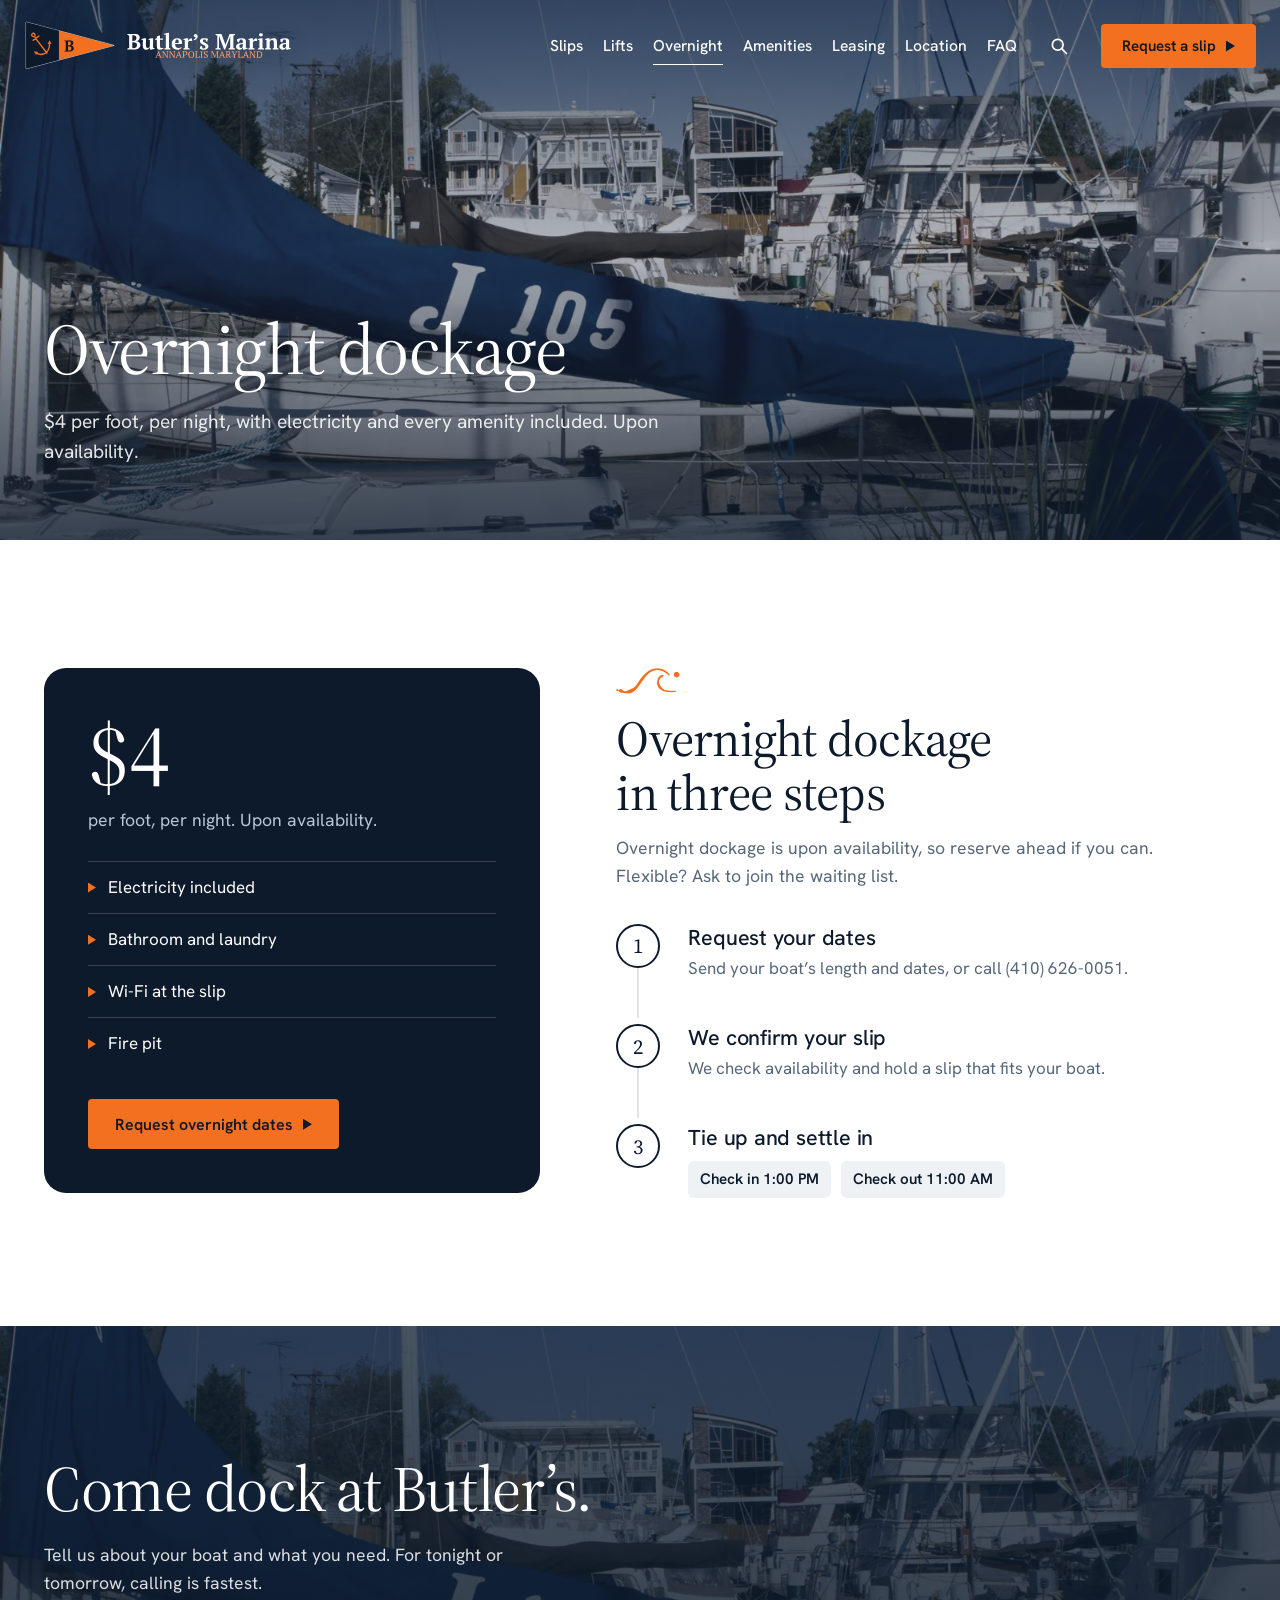
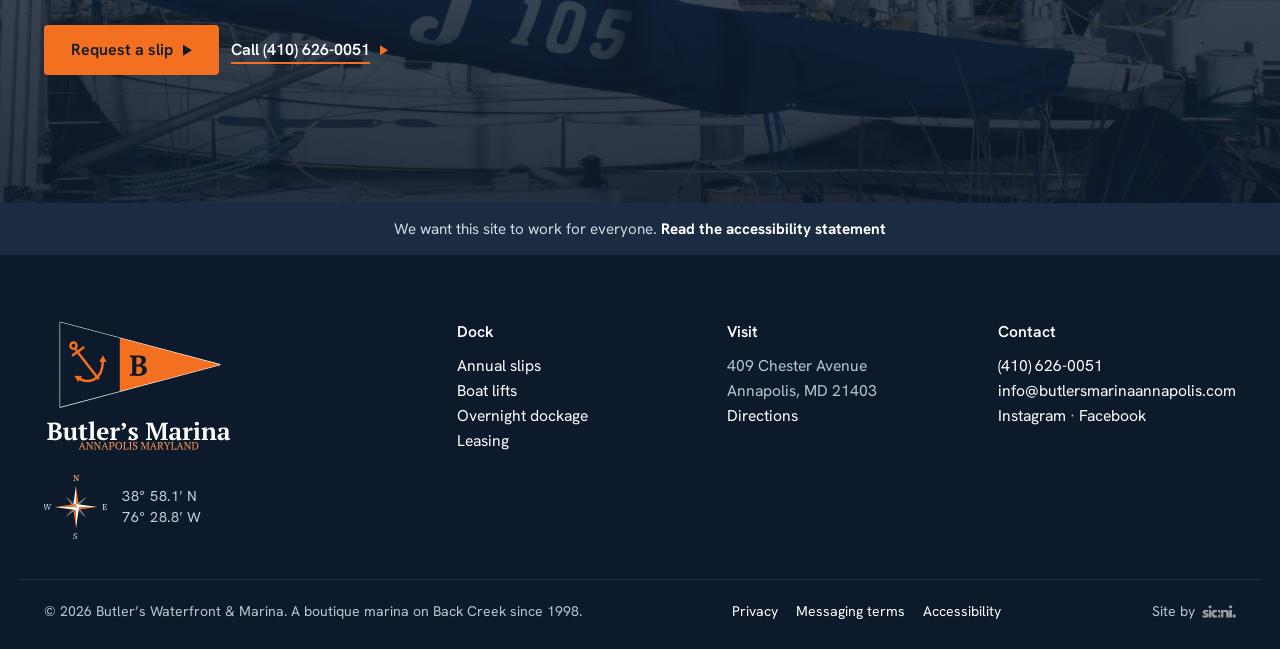
<file: overnight/index.html>
<!doctype html>
<html lang="en" data-sv="d64ce9d7">
<head>
  <meta charset="utf-8">
  <meta name="viewport" content="width=device-width, initial-scale=1, viewport-fit=cover">
  <title>Transient dockage in Annapolis, $4/ft | Butler's Marina</title>
  <meta name="description" content="Overnight boat dockage on Back Creek, a short walk to downtown Annapolis. $4 per foot per night, electricity included, upon availability.">
  <link rel="canonical" href="https://butlersmarinaannapolis.com/overnight/">
  <meta property="og:type" content="website">
  <meta property="og:site_name" content="Butler's Marina">
  <meta property="og:title" content="Transient dockage in Annapolis, $4/ft | Butler's Marina">
  <meta property="og:description" content="Overnight boat dockage on Back Creek, a short walk to downtown Annapolis. $4 per foot per night, electricity included, upon availability.">
  <meta property="og:url" content="https://butlersmarinaannapolis.com/overnight/">
  <meta property="og:image" content="https://butlersmarinaannapolis.com/assets/og/overnight.jpg">
  <meta property="og:image:width" content="1200">
  <meta property="og:image:height" content="630">
  <meta name="twitter:card" content="summary_large_image">
  <meta name="twitter:image" content="https://butlersmarinaannapolis.com/assets/og/overnight.jpg">
  <meta name="theme-color" content="#0D1A2B">
  <link rel="icon" href="../assets/img/burgee.svg" type="image/svg+xml">
  <link rel="icon" href="../assets/img/favicon-64.png" type="image/png" sizes="64x64">
  <link rel="apple-touch-icon" href="../assets/img/apple-touch-icon.png">
  <link rel="preload" href="../assets/fonts/hanken.woff2" as="font" type="font/woff2" crossorigin>
  <link rel="preload" href="../assets/fonts/source-serif.woff2" as="font" type="font/woff2" crossorigin>
  <link rel="stylesheet" href="../styles.css?v=68037ca1">
  <script>
    (function () {
      // once per visit: marked as seen the moment it shows, in a cookie and in storage, so any page after it skips it
      var d = document.documentElement, seen = /(^|; )bm_splash=1/.test(document.cookie);
      try { seen = seen || sessionStorage.getItem("bm-splash") === "1" || Date.now() - (+localStorage.getItem("bm-splash-at") || 0) < 432e5; } catch (e) {}
      if (seen || window.matchMedia("(prefers-reduced-motion: reduce)").matches) return;
      document.cookie = "bm_splash=1; path=/; max-age=43200; SameSite=Lax";
      try { sessionStorage.setItem("bm-splash", "1"); localStorage.setItem("bm-splash-at", String(Date.now())); } catch (e) {}
      d.classList.add("splash-on");
    })();
  </script>
  
</head>
<body>
<a class="skip" href="#main">Skip to content</a>

<div class="splash" id="splash" aria-hidden="true">
  <div class="splash__inner">
    <div class="splash__flag"><img src="../assets/img/burgee.svg" width="304" height="166" alt=""></div>
    <img class="splash__word" src="../assets/img/wordmark.svg" width="348" height="62" alt="">
  </div>
</div>

<header class="bar" id="top">
  <a class="brand" href="../" aria-label="Butler's Marina, home">
    <svg class="logo" aria-hidden="true" focusable="false" viewBox="-3 -3 907.8 172"><g transform="translate(-100 -87)"><path class="lg-edge" d="M104 91L400 169.5L104 248Z"/><path class="lg-hoist" d="M104 91L214.5 120.3L214.5 218.7L104 248Z"/><path class="lg-fly" d="M214.5 120.3L400 169.5L214.5 218.7Z"/><path class="lg-anchor-s" d="M132.6 141.4L175.4 196.6M126 153.2L148.6 136.8M139.6 195.4C153 204 182.5 202 183 163M123 134.3a5.6 5.6 0 1 0 11.2 0a5.6 5.6 0 1 0 -11.2 0"/><path class="lg-anchor" d="M130.09 189.87L144.22 190.45L140.07 197.58L137.58 201.86ZM183.48 152.01L189.53 164.79L181.29 164.43L176.34 164.21Z"/><path class="lg-b" d="M233 190V187.98Q234.01 187.39 235.15 186.97Q236.3 186.54 237.36 186.43V156.32Q236.3 156.11 235.13 155.71Q233.96 155.31 233 154.78V152.75H241.57Q243.59 152.75 245.4 152.59Q247.21 152.43 249.55 152.43Q252.1 152.43 254.5 152.81Q256.89 153.18 258.75 154.14Q260.62 155.09 261.73 156.82Q262.85 158.55 262.85 161.27Q262.85 162.97 262.24 164.43Q261.63 165.9 260.54 167.01Q259.45 168.13 257.98 168.88Q256.52 169.62 254.82 169.94V170.15Q256.52 170.37 258.25 170.95Q259.98 171.54 261.36 172.65Q262.74 173.77 263.62 175.45Q264.5 177.12 264.5 179.41Q264.5 182.28 263.22 184.36Q261.95 186.43 259.79 187.77Q257.64 189.1 254.87 189.71Q252.1 190.32 249.12 190.32Q248.01 190.32 246.67 190.27Q245.34 190.21 244.01 190.16Q242.68 190.11 241.43 190.05Q240.18 190 239.33 190ZM249.07 186.86Q252.42 186.86 254.34 184.87Q256.25 182.87 256.25 179.57Q256.25 177.55 255.61 176.25Q254.98 174.94 253.86 174.17Q252.74 173.4 251.2 173.11Q249.65 172.81 247.85 172.81H245.03V186.49Q245.77 186.65 246.6 186.75Q247.42 186.86 249.07 186.86ZM246.73 169.35Q247.63 169.35 248.54 169.27Q249.44 169.2 250.24 169.09Q252.32 168.24 253.59 166.45Q254.87 164.67 254.87 162.38Q254.87 159.03 253.11 157.46Q251.36 155.89 248.59 155.89Q247.42 155.89 246.57 155.95Q245.72 156 245.03 156.11V169.35Z"/></g><g transform="translate(338 32.78) scale(1.62) translate(-76 -270)"><path class="lg-word" d="M80 309V307.26Q80.87 306.76 81.85 306.39Q82.83 306.03 83.75 305.94V280.06Q82.83 279.88 81.83 279.54Q80.82 279.2 80 278.74V277H87.36Q89.1 277 90.65 276.86Q92.21 276.73 94.22 276.73Q96.41 276.73 98.47 277.05Q100.52 277.37 102.12 278.19Q103.72 279.01 104.68 280.5Q105.64 281.98 105.64 284.32Q105.64 285.78 105.12 287.04Q104.59 288.29 103.66 289.25Q102.72 290.21 101.46 290.85Q100.2 291.49 98.74 291.77V291.95Q100.2 292.13 101.69 292.64Q103.18 293.14 104.36 294.1Q105.55 295.06 106.31 296.5Q107.06 297.94 107.06 299.9Q107.06 302.37 105.96 304.15Q104.87 305.94 103.02 307.08Q101.16 308.22 98.79 308.75Q96.41 309.27 93.85 309.27Q92.89 309.27 91.75 309.23Q90.61 309.18 89.46 309.14Q88.32 309.09 87.25 309.05Q86.17 309 85.44 309ZM93.81 306.3Q96.68 306.3 98.33 304.59Q99.98 302.87 99.98 300.04Q99.98 298.3 99.43 297.18Q98.88 296.06 97.92 295.4Q96.96 294.74 95.63 294.49Q94.31 294.24 92.75 294.24H90.33V305.98Q90.97 306.12 91.68 306.21Q92.39 306.3 93.81 306.3ZM91.79 291.26Q92.57 291.26 93.35 291.2Q94.12 291.13 94.81 291.04Q96.59 290.3 97.69 288.77Q98.79 287.24 98.79 285.28Q98.79 282.4 97.28 281.05Q95.77 279.7 93.39 279.7Q92.39 279.7 91.66 279.74Q90.93 279.79 90.33 279.88V291.26ZM112 299.95Q112 297.07 112.14 294.6Q112.27 292.13 112.27 289.39L109.26 289.02V287.24Q109.99 286.97 111.06 286.69Q112.14 286.42 113.28 286.21Q114.42 286.01 115.5 285.85Q116.57 285.69 117.3 285.6H118.86Q118.86 289.02 118.72 292.34Q118.58 295.65 118.58 298.85Q118.58 302.6 119.34 304.25Q120.09 305.89 122.15 305.89Q123.56 305.89 124.77 304.82Q125.99 303.74 126.76 301.37V289.39L123.79 289.02V287.24Q124.48 286.97 125.51 286.69Q126.53 286.42 127.65 286.21Q128.77 286.01 129.87 285.85Q130.97 285.69 131.79 285.6H133.35V305.75L136.36 306.12V307.72Q135.72 307.99 134.76 308.27Q133.8 308.54 132.75 308.79Q131.7 309.05 130.67 309.21Q129.64 309.37 128.82 309.46H127.27L126.95 304.02H126.76Q126.53 304.98 125.94 305.96Q125.35 306.94 124.41 307.74Q123.47 308.54 122.19 309.05Q120.91 309.55 119.36 309.55Q117.62 309.55 116.27 309.11Q114.92 308.68 113.96 307.58Q113 306.49 112.5 304.63Q112 302.78 112 299.95ZM137.55 287.24Q139.29 286.14 141.21 285.69V281.98Q141.48 281.71 142.15 281.46Q142.81 281.21 143.56 281Q144.32 280.8 145.05 280.61Q145.78 280.43 146.24 280.34H147.79V286.14H153.82V289.02H147.79V300.86Q147.79 303.7 148.5 304.79Q149.21 305.89 150.85 305.89Q151.68 305.89 152.7 305.78Q153.73 305.66 154.6 305.34L154.92 306.85Q154.51 307.26 153.71 307.72Q152.91 308.18 151.88 308.59Q150.85 309 149.64 309.27Q148.43 309.55 147.11 309.55Q144.13 309.55 142.67 307.99Q141.21 306.44 141.21 302.97V289.02H137.55ZM169.46 309H156.84V307.22Q158.35 306.49 159.86 306.12V278.42L156.38 278.05V276.27Q156.98 276 158.03 275.72Q159.08 275.45 160.29 275.24Q161.5 275.04 162.72 274.88Q163.93 274.72 164.89 274.62H166.44V306.12Q167.95 306.49 169.46 307.22ZM192.82 305.16Q192.45 305.94 191.65 306.74Q190.85 307.54 189.69 308.15Q188.52 308.77 186.99 309.16Q185.46 309.55 183.67 309.55Q180.84 309.55 178.65 308.7Q176.45 307.86 174.99 306.28Q173.53 304.7 172.77 302.51Q172.02 300.31 172.02 297.57Q172.02 291.72 175.08 288.66Q178.14 285.6 183.58 285.6Q185.91 285.6 187.95 286.24Q189.98 286.88 191.33 288.34Q192.68 289.8 193.21 292.18Q193.73 294.56 193.14 297.98H179.1Q179.15 301.59 180.95 303.74Q182.76 305.89 186.28 305.89Q187.79 305.89 189.41 305.43Q191.03 304.98 191.95 304.25ZM183.4 288.2Q182.49 288.2 181.78 288.52Q181.07 288.84 180.54 289.69Q180.02 290.53 179.7 291.97Q179.38 293.41 179.24 295.61H186.6Q186.92 292.04 186.19 290.12Q185.46 288.2 183.4 288.2ZM208.4 291.4Q207.86 291.68 207.12 292.32Q206.39 292.96 205.8 294.42V306.12Q206.71 306.21 207.63 306.46Q208.54 306.71 209.46 307.22V309H196.2V307.22Q197.02 306.76 197.75 306.53Q198.49 306.3 199.22 306.12V289.39L196.2 289.02V287.24Q196.93 286.92 198.01 286.65Q199.08 286.37 200.22 286.17Q201.37 285.96 202.44 285.82Q203.51 285.69 204.25 285.6H205.8V291.68H205.98Q206.35 290.67 207.06 289.57Q207.76 288.48 208.72 287.56Q209.68 286.65 210.83 286.1Q211.97 285.55 213.2 285.6Q213.71 286.24 214.07 287.4Q214.44 288.57 214.67 289.62V291.4ZM217.68 287.97Q219.47 287.52 220.47 286.37Q221.48 285.23 221.39 284Q220.79 283.26 219.9 282.83Q219.01 282.4 218 282.08Q217.78 281.25 217.94 280.41Q218.1 279.56 218.55 278.85Q219.01 278.14 219.63 277.64Q220.24 277.14 220.88 277.05Q221.8 277.09 222.71 277.44Q223.63 277.78 224.34 278.4Q225.04 279.01 225.48 279.95Q225.91 280.89 225.91 282.17Q225.91 283.4 225.36 284.68Q224.82 285.96 223.83 287.06Q222.85 288.16 221.48 288.96Q220.11 289.76 218.51 290.08ZM242.09 304.02Q242.09 302.83 241.25 301.96Q240.4 301.09 239.15 300.36Q237.89 299.63 236.4 298.9Q234.92 298.17 233.66 297.18Q232.4 296.2 231.56 294.88Q230.71 293.55 230.71 291.63Q230.71 290.26 231.35 289.14Q231.99 288.02 233.09 287.24Q234.19 286.46 235.72 286.03Q237.25 285.6 239.03 285.6Q241.5 285.6 243.63 285.98Q245.75 286.37 247.35 287.06Q247.17 288.52 246.62 290.19Q246.07 291.86 245.57 293.23H244.01L242.09 288.57Q241.55 288.34 240.95 288.27Q240.36 288.2 239.63 288.2Q238.25 288.2 237.55 289Q236.84 289.8 236.84 290.81Q236.84 291.95 237.68 292.8Q238.53 293.64 239.79 294.37Q241.04 295.1 242.53 295.83Q244.01 296.57 245.27 297.5Q246.53 298.44 247.37 299.72Q248.22 301 248.22 302.78Q248.22 305.94 245.66 307.74Q243.1 309.55 238.8 309.55Q236.61 309.55 234.28 309.09Q231.95 308.63 230.26 307.81Q230.35 306.17 231.03 304.47Q231.72 302.78 232.5 301.46H234.05L236.29 306.44Q236.79 306.81 237.41 306.87Q238.03 306.94 238.57 306.94Q239.9 306.94 241 306.17Q242.09 305.39 242.09 304.02ZM303.49 309H289.82V307.26Q290.73 306.81 291.6 306.49Q292.47 306.17 293.47 305.94V286.83L293.7 281.48H293.34L291.83 286.37L283.01 309H280.9L272.13 286.56L270.48 281.21H270.07L270.12 287.01V305.75Q270.98 305.94 272.04 306.35Q273.09 306.76 274 307.26V309H262.85V307.26Q263.58 306.9 264.65 306.39Q265.73 305.89 266.69 305.71V280.06Q265.77 279.88 264.74 279.56Q263.72 279.24 262.94 278.74V277H275.33L282.32 295.61L283.65 299.99H283.69L285.06 295.51L292.19 277H303.53V278.74Q302.75 279.2 301.86 279.54Q300.97 279.88 300.06 280.06V305.98Q301.02 306.17 301.91 306.53Q302.8 306.9 303.49 307.26ZM325.93 302.37Q325.93 303.38 325.95 304.11Q325.98 304.84 326.07 305.66L329.22 306.12V307.72Q328.67 307.99 327.74 308.27Q326.8 308.54 325.77 308.79Q324.74 309.05 323.74 309.21Q322.73 309.37 321.95 309.46H320.4Q319.94 308.41 319.85 307.35Q319.76 306.3 319.71 304.79H319.49Q319.26 305.71 318.71 306.55Q318.16 307.4 317.31 308.06Q316.47 308.73 315.33 309.14Q314.18 309.55 312.77 309.55Q311.26 309.55 309.98 309.09Q308.7 308.63 307.74 307.81Q306.78 306.99 306.23 305.82Q305.68 304.66 305.68 303.19Q305.68 301.14 306.46 299.81Q307.23 298.49 308.9 297.64Q310.57 296.79 313.2 296.38Q315.83 295.97 319.58 295.79Q319.94 291.86 319.26 290.03Q318.57 288.2 316.29 288.2Q314.87 288.2 313.68 288.66L311.53 294.14H309.52Q309.15 293.6 308.81 292.89Q308.47 292.18 308.17 291.38Q307.87 290.58 307.67 289.76Q307.46 288.93 307.37 288.16Q309.11 286.97 311.85 286.28Q314.59 285.6 317.66 285.6Q320.26 285.6 321.91 286.17Q323.55 286.74 324.49 287.72Q325.43 288.7 325.79 290.03Q326.16 291.36 326.16 292.86Q326.16 295.61 326.04 297.82Q325.93 300.04 325.93 302.37ZM315.65 305.89Q316.61 305.89 317.29 305.53Q317.98 305.16 318.46 304.66Q318.94 304.15 319.19 303.56Q319.44 302.97 319.58 302.51V297.94Q317.43 297.98 316.06 298.21Q314.69 298.44 313.91 298.97Q313.13 299.49 312.83 300.29Q312.54 301.09 312.54 302.23Q312.54 303.97 313.36 304.93Q314.18 305.89 315.65 305.89ZM343.16 291.4Q342.62 291.68 341.88 292.32Q341.15 292.96 340.56 294.42V306.12Q341.47 306.21 342.39 306.46Q343.3 306.71 344.22 307.22V309H330.96V307.22Q331.78 306.76 332.51 306.53Q333.24 306.3 333.98 306.12V289.39L330.96 289.02V287.24Q331.69 286.92 332.76 286.65Q333.84 286.37 334.98 286.17Q336.12 285.96 337.2 285.82Q338.27 285.69 339 285.6H340.56V291.68H340.74Q341.11 290.67 341.82 289.57Q342.52 288.48 343.48 287.56Q344.44 286.65 345.59 286.1Q346.73 285.55 347.96 285.6Q348.47 286.24 348.83 287.4Q349.2 288.57 349.43 289.62V291.4ZM363.64 309H351.03V307.22Q351.71 306.85 352.44 306.6Q353.17 306.35 354.04 306.12V289.39L351.03 289.02V287.24Q351.71 286.97 352.74 286.69Q353.77 286.42 354.91 286.21Q356.05 286.01 357.15 285.85Q358.25 285.69 359.07 285.6H360.63V306.12Q361.54 306.35 362.27 306.6Q363 306.85 363.64 307.22ZM353.27 278.65Q353.27 277.05 354.36 276.13Q355.46 275.22 357.2 275.22Q358.93 275.22 360.03 276.13Q361.13 277.05 361.13 278.65Q361.13 280.2 360.03 281.12Q358.93 282.03 357.2 282.03Q355.46 282.03 354.36 281.12Q353.27 280.2 353.27 278.65ZM393.68 309H381.56V307.22Q382.16 306.9 382.73 306.65Q383.3 306.39 384.08 306.12V295.38Q384.08 292.5 383.25 290.88Q382.43 289.25 380.33 289.25Q378.59 289.25 377.33 290.37Q376.08 291.49 375.44 293.41V306.12Q376.17 306.3 376.74 306.55Q377.31 306.81 377.95 307.22V309H365.84V307.22Q366.98 306.62 368.85 306.12V289.39L365.84 289.02V287.24Q366.43 286.97 367.39 286.72Q368.35 286.46 369.47 286.24Q370.59 286.01 371.76 285.85Q372.92 285.69 373.88 285.6H375.44V290.3H375.48Q376.44 288.38 378.36 286.99Q380.28 285.6 383.02 285.6Q384.81 285.6 386.22 286.03Q387.64 286.46 388.62 287.56Q389.61 288.66 390.13 290.51Q390.66 292.36 390.66 295.19V306.12Q392.49 306.44 393.68 307.22ZM415.71 302.37Q415.71 303.38 415.73 304.11Q415.75 304.84 415.85 305.66L419 306.12V307.72Q418.45 307.99 417.51 308.27Q416.58 308.54 415.55 308.79Q414.52 309.05 413.51 309.21Q412.51 309.37 411.73 309.46H410.18Q409.72 308.41 409.63 307.35Q409.54 306.3 409.49 304.79H409.26Q409.03 305.71 408.49 306.55Q407.94 307.4 407.09 308.06Q406.25 308.73 405.1 309.14Q403.96 309.55 402.54 309.55Q401.04 309.55 399.76 309.09Q398.48 308.63 397.52 307.81Q396.56 306.99 396.01 305.82Q395.46 304.66 395.46 303.19Q395.46 301.14 396.24 299.81Q397.01 298.49 398.68 297.64Q400.35 296.79 402.98 296.38Q405.61 295.97 409.35 295.79Q409.72 291.86 409.03 290.03Q408.35 288.2 406.06 288.2Q404.65 288.2 403.46 288.66L401.31 294.14H399.3Q398.93 293.6 398.59 292.89Q398.25 292.18 397.95 291.38Q397.65 290.58 397.45 289.76Q397.24 288.93 397.15 288.16Q398.89 286.97 401.63 286.28Q404.37 285.6 407.43 285.6Q410.04 285.6 411.69 286.17Q413.33 286.74 414.27 287.72Q415.21 288.7 415.57 290.03Q415.94 291.36 415.94 292.86Q415.94 295.61 415.82 297.82Q415.71 300.04 415.71 302.37ZM405.42 305.89Q406.38 305.89 407.07 305.53Q407.75 305.16 408.23 304.66Q408.71 304.15 408.97 303.56Q409.22 302.97 409.35 302.51V297.94Q407.21 297.98 405.83 298.21Q404.46 298.44 403.69 298.97Q402.91 299.49 402.61 300.29Q402.32 301.09 402.32 302.23Q402.32 303.97 403.14 304.93Q403.96 305.89 405.42 305.89Z"/><path class="lg-tag" d="M142.36 326.5H138V325.93Q138.71 325.62 139.41 325.46L144.39 312.51H144.96L149.93 325.46Q150.32 325.54 150.7 325.64Q151.09 325.73 151.42 325.93V326.5H146.39V325.93Q146.78 325.77 147.2 325.65Q147.61 325.54 148 325.46L146.67 321.86H141.97L140.67 325.46Q141.5 325.58 142.36 325.93ZM142.36 320.84H146.33L144.78 316.67L144.41 314.98H144.37L143.88 316.71ZM160.99 312.74H165.24V313.31Q164.41 313.86 163.63 314.1V326.74H162.51L155.37 315.91L154.61 314.38H154.55L154.72 315.91V325.24Q155.53 325.46 156.24 325.93V326.5H151.99V325.93Q152.35 325.71 152.75 325.55Q153.15 325.38 153.6 325.24V313.98Q153.21 313.82 152.83 313.65Q152.44 313.47 152.11 313.29V312.74H155.43L161.62 322.08L162.52 323.77H162.6L162.51 322.08V314.1Q162.09 313.92 161.71 313.73Q161.33 313.53 160.99 313.31ZM175.38 312.74H179.62V313.31Q178.8 313.86 178.01 314.1V326.74H176.89L169.76 315.91L168.99 314.38H168.93L169.11 315.91V325.24Q169.91 325.46 170.62 325.93V326.5H166.38V325.93Q166.73 325.71 167.13 325.55Q167.54 325.38 167.99 325.24V313.98Q167.59 313.82 167.21 313.65Q166.83 313.47 166.49 313.29V312.74H169.82L176.01 322.08L176.91 323.77H176.99L176.89 322.08V314.1Q176.48 313.92 176.09 313.73Q175.71 313.53 175.38 313.31ZM184.55 326.5H180.19V325.93Q180.9 325.62 181.61 325.46L186.58 312.51H187.15L192.12 325.46Q192.51 325.54 192.9 325.64Q193.28 325.73 193.61 325.93V326.5H188.58V325.93Q188.98 325.77 189.39 325.65Q189.8 325.54 190.19 325.46L188.86 321.86H184.16L182.86 325.46Q183.69 325.58 184.55 325.93ZM184.55 320.84H188.52L186.97 316.67L186.6 314.98H186.56L186.07 316.71ZM197.68 325.46Q198.21 325.52 198.68 325.65Q199.15 325.77 199.57 325.93V326.5H194.18V325.93Q194.58 325.73 194.99 325.64Q195.4 325.54 195.79 325.46V313.81Q195.34 313.73 194.95 313.6Q194.56 313.47 194.18 313.31V312.74H195.95Q196.74 312.74 197.66 312.67Q198.58 312.59 199.43 312.59Q200.39 312.59 201.32 312.79Q202.24 313 202.96 313.49Q203.67 313.98 204.12 314.8Q204.56 315.61 204.56 316.83Q204.56 317.99 204.11 318.82Q203.65 319.64 202.9 320.17Q202.14 320.7 201.18 320.95Q200.22 321.19 199.19 321.19Q199.1 321.19 198.89 321.19Q198.68 321.19 198.45 321.18Q198.21 321.17 198 321.15Q197.78 321.14 197.68 321.12ZM199.02 313.61Q198.55 313.61 198.25 313.63Q197.96 313.65 197.68 313.71V320.07Q197.78 320.11 197.97 320.12Q198.15 320.13 198.36 320.15Q198.57 320.17 198.76 320.17Q198.96 320.17 199.08 320.17Q199.76 320.17 200.37 319.99Q200.98 319.8 201.44 319.39Q201.91 318.97 202.18 318.34Q202.46 317.72 202.46 316.83Q202.46 315.22 201.54 314.41Q200.63 313.61 199.02 313.61ZM206.37 319.62Q206.37 318.09 206.79 316.78Q207.21 315.48 208.01 314.52Q208.8 313.57 209.96 313.04Q211.12 312.51 212.6 312.51Q214.07 312.51 215.23 313.04Q216.39 313.57 217.18 314.52Q217.98 315.48 218.4 316.78Q218.83 318.09 218.83 319.62Q218.83 321.15 218.4 322.46Q217.98 323.77 217.18 324.72Q216.39 325.67 215.23 326.21Q214.07 326.74 212.6 326.74Q211.12 326.74 209.96 326.21Q208.8 325.67 208.01 324.72Q207.21 323.77 206.79 322.46Q206.37 321.15 206.37 319.62ZM208.47 319.62Q208.47 320.88 208.73 321.99Q209 323.1 209.53 323.93Q210.06 324.75 210.87 325.23Q211.67 325.71 212.77 325.71Q213.78 325.71 214.52 325.23Q215.27 324.75 215.75 323.93Q216.23 323.1 216.48 321.99Q216.72 320.88 216.72 319.62Q216.72 318.36 216.47 317.25Q216.21 316.14 215.68 315.32Q215.15 314.49 214.35 314.01Q213.54 313.53 212.44 313.53Q211.36 313.53 210.6 314.01Q209.84 314.49 209.37 315.32Q208.9 316.14 208.69 317.25Q208.47 318.36 208.47 319.62ZM220.44 312.74H225.82V313.31Q225.35 313.49 224.88 313.62Q224.41 313.75 223.93 313.81V325.48H228.45L229.61 322.31H230.12Q230.18 322.73 230.23 323.27Q230.28 323.81 230.31 324.39Q230.34 324.97 230.34 325.52Q230.34 326.07 230.32 326.5H220.44V325.93Q220.91 325.71 221.3 325.62Q221.69 325.52 222.05 325.46V313.81Q221.6 313.73 221.18 313.6Q220.77 313.47 220.44 313.31ZM236.63 326.5H231.6V325.93Q232.37 325.58 233.17 325.46V313.81Q232.78 313.73 232.38 313.6Q231.99 313.47 231.6 313.31V312.74H236.63V313.31Q236.28 313.47 235.86 313.6Q235.45 313.73 235.06 313.81V325.46Q235.47 325.54 235.88 325.65Q236.3 325.77 236.63 325.93ZM240.52 325.14Q240.76 325.38 241.13 325.55Q241.5 325.71 242.25 325.71Q242.88 325.71 243.43 325.55Q243.98 325.38 244.38 325.06Q244.78 324.73 245.02 324.27Q245.26 323.81 245.26 323.22Q245.26 322.43 244.77 321.9Q244.29 321.37 243.58 320.96Q242.86 320.55 242.01 320.15Q241.17 319.76 240.45 319.22Q239.73 318.68 239.25 317.92Q238.77 317.17 238.77 316.03Q238.77 315.2 239.07 314.55Q239.36 313.9 239.9 313.45Q240.44 313 241.19 312.75Q241.94 312.51 242.86 312.51Q244.06 312.51 245.05 312.7Q246.04 312.88 246.61 313.16Q246.61 313.49 246.56 313.93Q246.51 314.38 246.45 314.85Q246.38 315.32 246.3 315.76Q246.22 316.2 246.14 316.54H245.63L244.84 313.84Q244.49 313.69 243.95 313.61Q243.41 313.53 242.8 313.53Q241.8 313.53 241.19 314.09Q240.58 314.65 240.58 315.65Q240.58 316.46 241.06 317.01Q241.54 317.56 242.27 317.99Q243 318.42 243.83 318.83Q244.67 319.23 245.39 319.76Q246.12 320.29 246.6 321.02Q247.08 321.74 247.08 322.83Q247.08 323.71 246.76 324.44Q246.44 325.16 245.83 325.67Q245.22 326.19 244.33 326.46Q243.45 326.74 242.33 326.74Q241.09 326.74 240.11 326.44Q239.13 326.15 238.71 325.81Q238.73 325.48 238.78 325.01Q238.83 324.53 238.9 324.03Q238.97 323.53 239.05 323.06Q239.13 322.59 239.2 322.26H239.71ZM269.33 326.5H264.46V325.93Q264.85 325.77 265.24 325.66Q265.63 325.56 266.05 325.46V316.62L266.13 314.32H265.97L265.32 316.42L261.29 326.5H260.78L256.95 316.42L256.24 314.12H256.06L256.08 316.62V325.46Q256.46 325.54 256.83 325.65Q257.2 325.77 257.58 325.93V326.5H253.47V325.93Q253.84 325.77 254.25 325.65Q254.65 325.52 255.06 325.44V313.81Q254.65 313.73 254.25 313.6Q253.84 313.47 253.45 313.31V312.74H257.48L260.9 321.72L261.57 323.75H261.59L262.25 321.69L265.79 312.74H269.35V313.31Q269 313.47 268.62 313.6Q268.25 313.73 267.86 313.81V325.48Q268.27 325.56 268.63 325.66Q269 325.77 269.33 325.93ZM274.28 326.5H269.92V325.93Q270.63 325.62 271.33 325.46L276.31 312.51H276.88L281.85 325.46Q282.24 325.54 282.62 325.64Q283.01 325.73 283.34 325.93V326.5H278.31V325.93Q278.7 325.77 279.12 325.65Q279.53 325.54 279.92 325.46L278.58 321.86H273.89L272.59 325.46Q273.42 325.58 274.28 325.93ZM274.28 320.84H278.25L276.7 316.67L276.33 314.98H276.29L275.79 316.71ZM287.41 325.46Q287.86 325.56 288.27 325.66Q288.69 325.77 289.08 325.93V326.5H283.91V325.93Q284.34 325.73 284.74 325.64Q285.13 325.54 285.52 325.46V313.81Q285.01 313.71 284.62 313.58Q284.22 313.45 283.91 313.31V312.74H285.64Q286.43 312.74 287.36 312.67Q288.29 312.59 289.18 312.59Q290.14 312.59 290.98 312.8Q291.81 313.02 292.42 313.49Q293.03 313.96 293.37 314.69Q293.72 315.42 293.72 316.44Q293.72 317.87 292.96 318.82Q292.2 319.76 290.91 320.17Q291.75 321.51 292.67 322.83Q293.6 324.14 294.6 325.44L295.66 326.01V326.5H293.28L292.54 325.95Q291.99 325.26 291.54 324.6Q291.08 323.95 290.69 323.27Q290.3 322.59 289.95 321.89Q289.61 321.19 289.26 320.41H287.41ZM288.74 313.61Q288.27 313.61 287.97 313.63Q287.66 313.65 287.41 313.71V319.58H288.82Q290.18 319.58 290.98 318.72Q291.77 317.85 291.77 316.44Q291.77 314.98 290.93 314.3Q290.08 313.61 288.74 313.61ZM304.19 312.74H308.51V313.31Q307.77 313.69 307.02 313.81L303.31 320.64V325.46Q304.07 325.56 304.8 325.93V326.5H299.81V325.93Q300.52 325.58 301.42 325.46V320.66L297.45 313.81Q297 313.73 296.61 313.6Q296.23 313.47 295.86 313.31V312.74H301.07V313.31Q300.77 313.43 300.4 313.56Q300.02 313.69 299.55 313.81L302.78 319.58L305.8 313.81Q305.35 313.71 304.95 313.58Q304.54 313.45 304.19 313.31ZM309.08 312.74H314.47V313.31Q314 313.49 313.52 313.62Q313.05 313.75 312.58 313.81V325.48H317.1L318.26 322.31H318.77Q318.83 322.73 318.88 323.27Q318.93 323.81 318.96 324.39Q318.99 324.97 318.99 325.52Q318.99 326.07 318.97 326.5H309.08V325.93Q309.56 325.71 309.95 325.62Q310.34 325.52 310.7 325.46V313.81Q310.24 313.73 309.83 313.6Q309.42 313.47 309.08 313.31ZM323.66 326.5H319.3V325.93Q320.01 325.62 320.72 325.46L325.69 312.51H326.26L331.23 325.46Q331.62 325.54 332.01 325.64Q332.39 325.73 332.72 325.93V326.5H327.69V325.93Q328.09 325.77 328.5 325.65Q328.91 325.54 329.3 325.46L327.97 321.86H323.27L321.97 325.46Q322.8 325.58 323.66 325.93ZM323.66 320.84H327.63L326.08 316.67L325.71 314.98H325.67L325.18 316.71ZM342.29 312.74H346.54V313.31Q345.71 313.86 344.93 314.1V326.74H343.81L336.67 315.91L335.91 314.38H335.85L336.03 315.91V325.24Q336.83 325.46 337.54 325.93V326.5H333.29V325.93Q333.65 325.71 334.05 325.55Q334.45 325.38 334.91 325.24V313.98Q334.51 313.82 334.13 313.65Q333.75 313.47 333.41 313.29V312.74H336.73L342.92 322.08L343.83 323.77H343.91L343.81 322.08V314.1Q343.39 313.92 343.01 313.73Q342.63 313.53 342.29 313.31ZM347.68 326.5V325.93Q348.37 325.62 349.29 325.46V313.81Q348.84 313.71 348.43 313.58Q348.01 313.45 347.68 313.31V312.74H349.68Q350.02 312.74 350.47 312.72Q350.92 312.7 351.4 312.68Q351.88 312.65 352.33 312.62Q352.77 312.59 353.06 312.59Q356.4 312.59 358.2 314.38Q360 316.16 360 319.45Q360 321 359.56 322.32Q359.12 323.65 358.21 324.61Q357.31 325.58 355.92 326.13Q354.54 326.68 352.65 326.68Q352.36 326.68 351.98 326.65Q351.61 326.62 351.2 326.59Q350.78 326.56 350.36 326.53Q349.94 326.5 349.57 326.5ZM352.79 313.61Q352.28 313.61 351.81 313.62Q351.33 313.63 351.06 313.69V325.6Q351.16 325.62 351.41 325.63Q351.67 325.64 351.96 325.65Q352.26 325.65 352.52 325.65Q352.79 325.65 352.91 325.65Q354.26 325.65 355.21 325.14Q356.15 324.63 356.75 323.78Q357.35 322.92 357.62 321.8Q357.9 320.68 357.9 319.45Q357.9 318.48 357.63 317.45Q357.37 316.42 356.77 315.56Q356.17 314.71 355.19 314.16Q354.2 313.61 352.79 313.61Z"/></g></svg>
  </a>
  <nav id="nav" class="bar__nav" aria-label="Main">
    <a href="../slips/">Slips</a>
    <a href="../lifts/">Lifts</a>
    <a href="../overnight/" aria-current="page" class="is-here">Overnight</a>
    <a href="../amenities/">Amenities</a>
    <a href="../leasing/">Leasing</a>
    <a href="../location/">Location</a>
    <a href="../faq/">FAQ</a>
    <a class="bar__navphone" href="tel:+14106260051">Call (410) 626-0051</a>
  </nav>
  <button class="bar__search" type="button" aria-label="Search the site" aria-controls="srch" aria-expanded="false" data-search-open><svg viewBox="0 0 24 24" width="22" height="22" aria-hidden="true"><circle cx="10.5" cy="10.5" r="6.5" fill="none" stroke="currentColor" stroke-width="2"/><path d="M15.5 15.5L21 21" stroke="currentColor" stroke-width="2" stroke-linecap="round"/></svg><span>Search</span></button>
  <a class="bar__call" href="tel:+14106260051">(410) 626-0051</a>
  <a class="btn btn--signal bar__cta" href="../contact/">Request a slip</a>
  <button class="bar__menu" type="button" aria-expanded="false" aria-controls="nav"><span class="sr">Menu</span><span class="bar__lines" aria-hidden="true"></span></button>
</header>

<div class="srch" id="srch" hidden>
  <div class="srch__scrim" data-search-close></div>
  <div class="srch__panel" role="dialog" aria-modal="true" aria-label="Search the site">
    <div class="srch__inner">
      <form class="srch__form" role="search" onsubmit="return false">
        <svg viewBox="0 0 24 24" width="22" height="22" aria-hidden="true"><circle cx="10.5" cy="10.5" r="6.5" fill="none" stroke="currentColor" stroke-width="2"/><path d="M15.5 15.5L21 21" stroke="currentColor" stroke-width="2" stroke-linecap="round"/></svg>
        <label class="sr" for="srchQ">Search the site</label>
        <input id="srchQ" type="search" placeholder="Search slips, lifts, rates, places" autocomplete="off" spellcheck="false" aria-controls="srchList" aria-autocomplete="list">
        <button class="srch__close" type="button" data-search-close aria-label="Close search">Close</button>
      </form>
      <ul class="srch__list" id="srchList" role="listbox" aria-label="Results"></ul>
      <p class="srch__empty" id="srchEmpty" hidden>Nothing matches that. Call (410) 626-0051 and we&#8217;ll help.</p>
      <p class="srch__hint" id="srchHint">Try <button type="button" data-q="electric">electric</button>, <button type="button" data-q="lift">lift</button>, <button type="button" data-q="winter">winter</button>, <button type="button" data-q="parking">parking</button> or <button type="button" data-q="State House">State House</button>.</p>
      <a id="siteRoot" href="../" hidden></a>
    </div>
  </div>
</div>

<main id="main">
<section class="phero" aria-labelledby="page-title">
  <img style="object-position:50% 55%" class="phero__photo" src="../assets/photo/docks-1600.webp" srcset="../assets/photo/docks-800.webp 800w, ../assets/photo/docks-1600.webp 1600w, ../assets/photo/docks-2000.webp 2000w" sizes="100vw" width="2000" height="1333" alt="A sailboat tied up at the docks with the marina buildings behind" fetchpriority="high">
  <div class="wrap phero__inner">
    <h1 id="page-title">Overnight dockage</h1>
    <p class="phero__sub">$4 per foot, per night, with electricity and every amenity included. Upon availability.</p>
  </div>
</section>

<section class="steps steps--rate" aria-labelledby="steps-title">
  <div class="wrap rt">
    <div class="rt__card">
      <p class="rt__big">$4</p>
      <p class="rt__per">per foot, per night. Upon availability.</p>
      <ul class="rt__inc" aria-label="Included">
        <li>Electricity included</li>
        <li>Bathroom and laundry</li>
        <li>Wi-Fi at the slip</li>
        <li>Fire pit</li>
      </ul>
      <a class="btn btn--signal" href="../contact/?type=Overnight+stay">Request overnight dates</a>
    </div>
    <div class="rt__body">
      <h2 id="steps-title"><span class="rule" aria-hidden="true"></span>Overnight dockage in three steps</h2>
      <p class="rt__lede">Overnight dockage is upon availability, so reserve ahead if you can. Flexible? Ask to join the waiting list.</p>
      <ol class="tl">
        <li><span class="tl__n">1</span><h3>Request your dates</h3><p>Send your boat&#8217;s length and dates, or call (410) 626-0051.</p></li>
        <li><span class="tl__n">2</span><h3>We confirm your slip</h3><p>We check availability and hold a slip that fits your boat.</p></li>
        <li><span class="tl__n">3</span><h3>Tie up and settle in</h3><p class="tl__times"><span>Check in 1:00 PM</span><span>Check out 11:00 AM</span></p></li>
      </ol>
    </div>
  </div>
</section>
<section class="contact close" aria-labelledby="close-title">
  <img class="contact__photo" src="../assets/photo/docks-1600.webp" srcset="../assets/photo/docks-800.webp 800w, ../assets/photo/docks-1600.webp 1600w, ../assets/photo/docks-2000.webp 2000w" sizes="100vw" width="2000" height="1333" alt="" loading="lazy">
  <div class="wrap close__inner">
    <h2 id="close-title">Come dock at Butler&#8217;s.</h2>
    <p>Tell us about your boat and what you need. For tonight or tomorrow, calling is fastest.</p>
    <div class="contact__ctas">
      <a class="btn btn--signal" href="../contact/">Request a slip</a>
      <a class="btn btn--ghost" href="tel:+14106260051">Call (410) 626-0051</a>
    </div>
  </div>
</section>

</main>

<nav class="dock-bar" aria-label="Quick actions">
  <a href="tel:+14106260051">Call</a>
  <a href="https://www.google.com/maps/dir/?api=1&amp;destination=409+Chester+Avenue+Annapolis+MD+21403" target="_blank" rel="noopener">Directions</a>
  <a class="dock-bar__main" href="../contact/">Request a slip</a>
</nav>

<footer class="foot">
  <p class="foot__a11y">We want this site to work for everyone. <a href="../accessibility/">Read the accessibility statement</a></p>
  <div class="wrap foot__grid">
    <div class="foot__brand">
      <img class="foot__logo" src="../assets/img/logo-light.svg" width="352" height="248" alt="Butler's Marina, Annapolis Maryland">
      <p class="foot__fix"><svg class="foot__compass" viewBox="-60 -60 120 120" aria-hidden="true"><g class="compass" aria-hidden="true"><path class="compass__d1" d="M17.5 -17.5L0.0 0.0L-2.8 -2.8Z"/><path class="compass__d2" d="M17.5 -17.5L0.0 0.0L2.8 2.8Z"/><path class="compass__d1" d="M17.5 17.5L0.0 0.0L2.8 -2.8Z"/><path class="compass__d2" d="M17.5 17.5L0.0 0.0L-2.8 2.8Z"/><path class="compass__d1" d="M-17.5 17.5L0.0 0.0L2.8 2.8Z"/><path class="compass__d2" d="M-17.5 17.5L0.0 0.0L-2.8 -2.8Z"/><path class="compass__d1" d="M-17.5 -17.5L0.0 0.0L-2.8 2.8Z"/><path class="compass__d2" d="M-17.5 -17.5L0.0 0.0L2.8 -2.8Z"/><path class="compass__a" d="M0.0 -40.0L0.0 0.0L-5.6 -0.0Z"/><path class="compass__b" d="M0.0 -40.0L0.0 0.0L5.6 -0.0Z"/><path class="compass__a" d="M40.0 -0.0L0.0 0.0L0.0 -5.6Z"/><path class="compass__b" d="M40.0 -0.0L0.0 0.0L0.0 5.6Z"/><path class="compass__a" d="M0.0 40.0L0.0 0.0L5.6 -0.0Z"/><path class="compass__b" d="M0.0 40.0L0.0 0.0L-5.6 0.0Z"/><path class="compass__a" d="M-40.0 0.0L0.0 0.0L0.0 5.6Z"/><path class="compass__b" d="M-40.0 0.0L0.0 0.0L-0.0 -5.6Z"/><circle class="compass__hub" cx="0.0" cy="0.0" r="2.0"/><text class="compass__l compass__n" x="0.0" y="-53.6" font-size="16.0" text-anchor="middle" dominant-baseline="central">N</text><text class="compass__l" x="53.6" y="-0.0" font-size="16.0" text-anchor="middle" dominant-baseline="central">E</text><text class="compass__l" x="0.0" y="53.6" font-size="16.0" text-anchor="middle" dominant-baseline="central">S</text><text class="compass__l" x="-53.6" y="0.0" font-size="16.0" text-anchor="middle" dominant-baseline="central">W</text></g></svg><span>38&#176; 58.1&#8242; N<br>76&#176; 28.8&#8242; W</span></p>
    </div>
    <div>
      <p class="foot__h">Dock</p>
      <p><a href="../slips/">Annual slips</a><br><a href="../lifts/">Boat lifts</a><br><a href="../overnight/">Overnight dockage</a><br><a href="../leasing/">Leasing</a></p>
    </div>
    <div>
      <p class="foot__h">Visit</p>
      <p>409 Chester Avenue<br>Annapolis, MD 21403<br><a href="https://www.google.com/maps/dir/?api=1&amp;destination=409+Chester+Avenue+Annapolis+MD+21403" target="_blank" rel="noopener">Directions</a></p>
    </div>
    <div>
      <p class="foot__h">Contact</p>
      <p><a href="tel:+14106260051">(410) 626-0051</a><br><a href="mailto:info@butlersmarinaannapolis.com">info@butlersmarinaannapolis.com</a><br><a href="https://www.instagram.com/butlers_marina" target="_blank" rel="noopener">Instagram</a> &#183; <a href="https://www.facebook.com/butlersmarina" target="_blank" rel="noopener">Facebook</a></p>
    </div>
  </div>
  <div class="wrap foot__base">
    <span>&#169; <span id="yr">2026</span> Butler&#8217;s Waterfront &amp; Marina. A boutique marina on Back Creek since 1998.</span>
    <span class="foot__legal"><a href="../privacy/">Privacy</a><a href="../tc/">Messaging terms</a><a href="../accessibility/">Accessibility</a></span>
    <span class="by-sc">Site by <img src="../assets/img/siani-creates.png" alt="Siani Creates" width="35" height="13"></span>
  </div>
</footer>

<script src="../script.js?v=42042fff" defer></script>
</body>
</html>
</file>
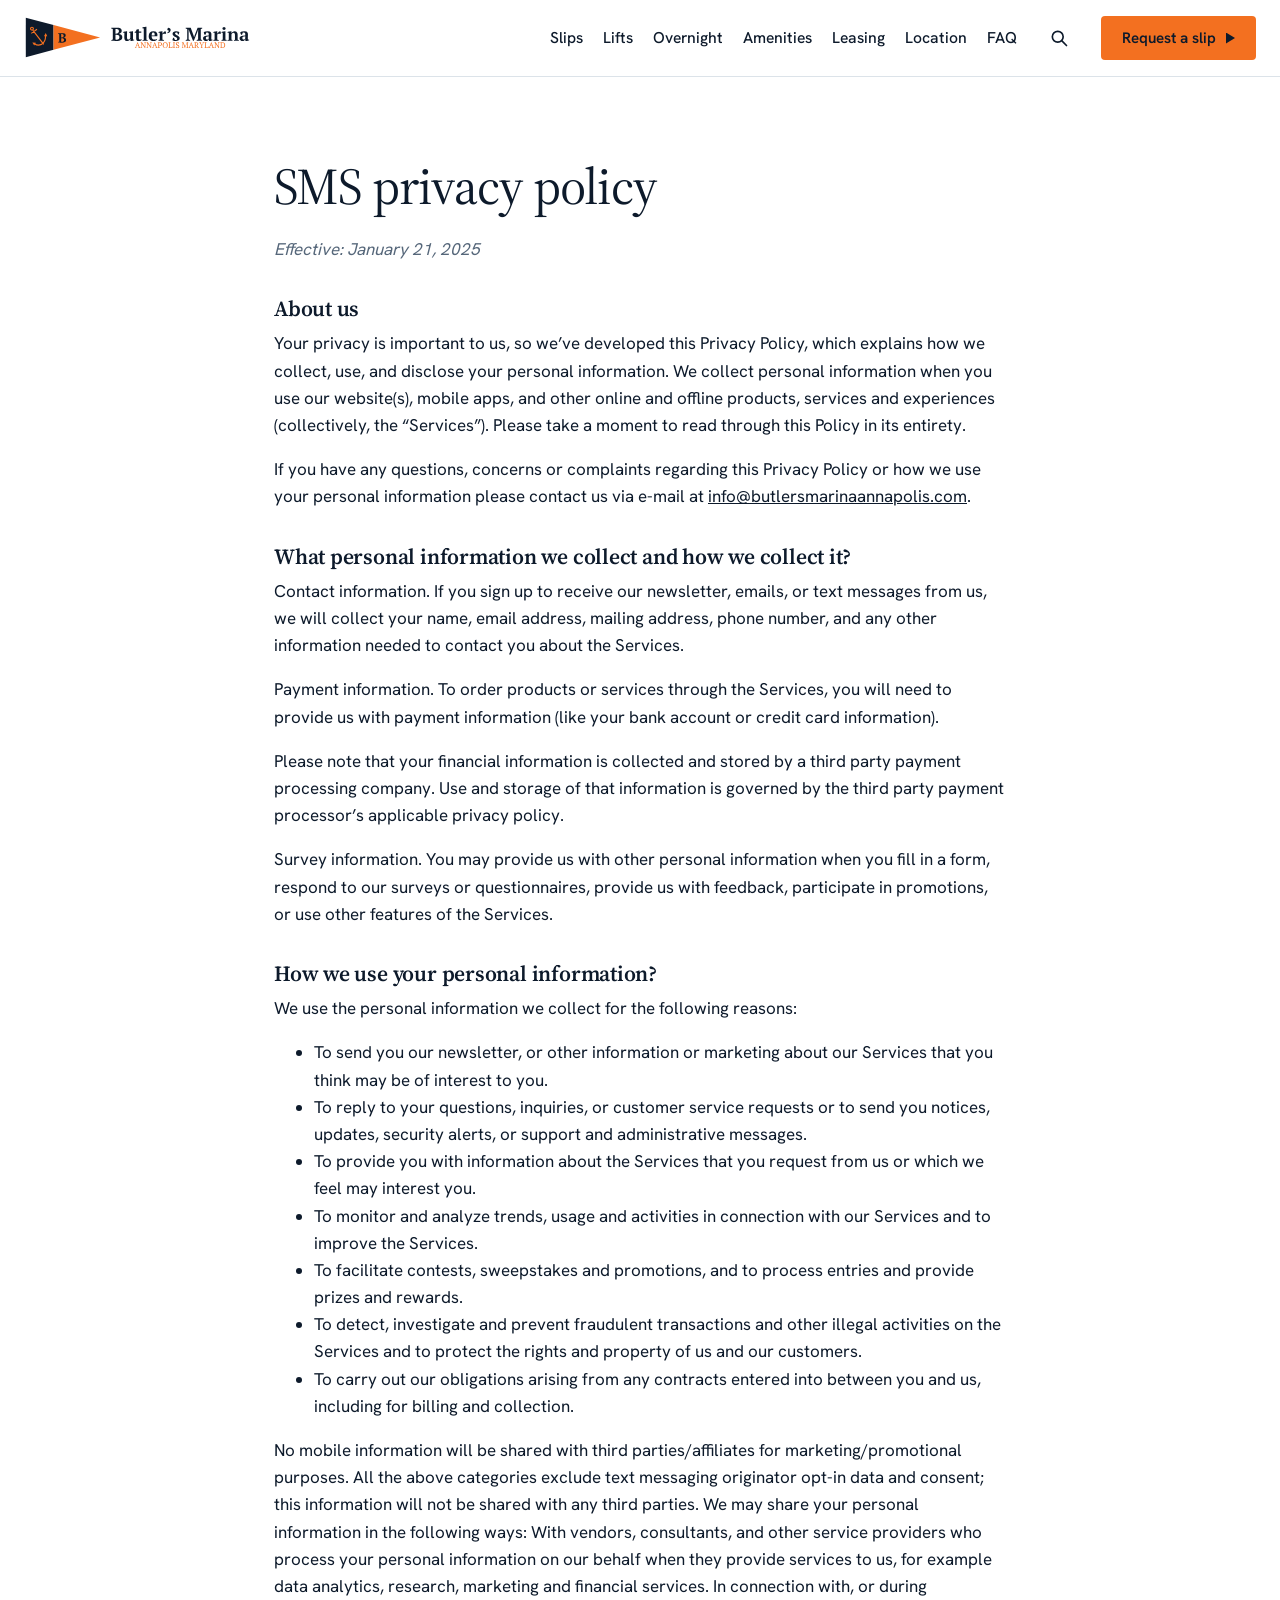
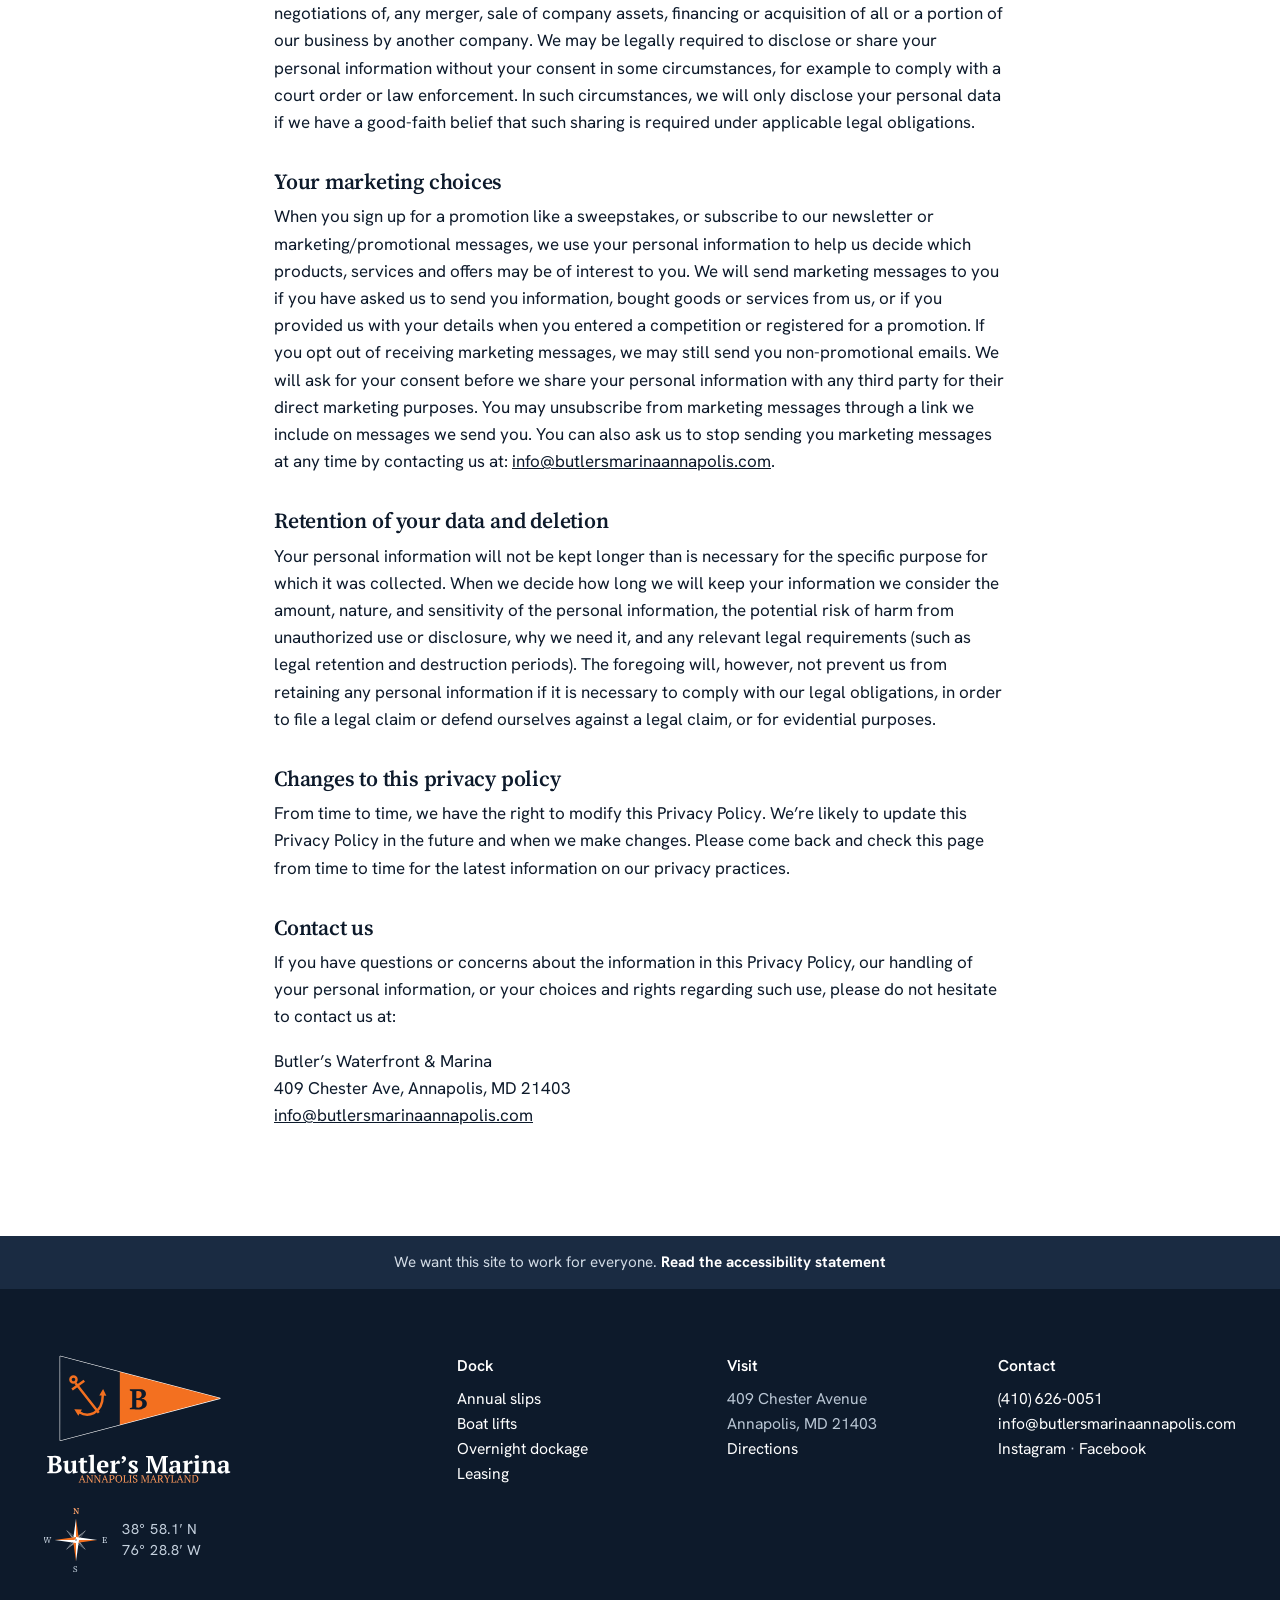
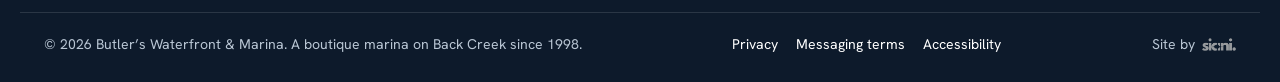
<file: privacy/index.html>
<!doctype html>
<html lang="en" data-sv="d64ce9d7">
<head>
  <meta charset="utf-8">
  <meta name="viewport" content="width=device-width, initial-scale=1, viewport-fit=cover">
  <title>SMS privacy policy | Butler's Marina</title>
  <meta name="description" content="SMS privacy policy for Butler&#8217;s Waterfront &amp; Marina.">
  <link rel="canonical" href="https://butlersmarinaannapolis.com/privacy/">
  <meta property="og:type" content="website">
  <meta property="og:site_name" content="Butler's Marina">
  <meta property="og:title" content="SMS privacy policy | Butler's Marina">
  <meta property="og:description" content="SMS privacy policy for Butler&#8217;s Waterfront &amp; Marina.">
  <meta property="og:url" content="https://butlersmarinaannapolis.com/privacy/">
  <meta property="og:image" content="https://butlersmarinaannapolis.com/assets/img/share-logo.png">
  <meta property="og:image:width" content="1200">
  <meta property="og:image:height" content="630">
  <meta name="twitter:card" content="summary_large_image">
  <meta name="twitter:image" content="https://butlersmarinaannapolis.com/assets/img/share-logo.png">
  <meta name="theme-color" content="#0D1A2B">
  <link rel="icon" href="../assets/img/burgee.svg" type="image/svg+xml">
  <link rel="icon" href="../assets/img/favicon-64.png" type="image/png" sizes="64x64">
  <link rel="apple-touch-icon" href="../assets/img/apple-touch-icon.png">
  <link rel="preload" href="../assets/fonts/hanken.woff2" as="font" type="font/woff2" crossorigin>
  <link rel="preload" href="../assets/fonts/source-serif.woff2" as="font" type="font/woff2" crossorigin>
  <link rel="stylesheet" href="../styles.css?v=68037ca1">
  
</head>
<body class="legal-page">
<a class="skip" href="#main">Skip to content</a>


<header class="bar" id="top">
  <a class="brand" href="../" aria-label="Butler's Marina, home">
    <svg class="logo" aria-hidden="true" focusable="false" viewBox="-3 -3 907.8 172"><g transform="translate(-100 -87)"><path class="lg-edge" d="M104 91L400 169.5L104 248Z"/><path class="lg-hoist" d="M104 91L214.5 120.3L214.5 218.7L104 248Z"/><path class="lg-fly" d="M214.5 120.3L400 169.5L214.5 218.7Z"/><path class="lg-anchor-s" d="M132.6 141.4L175.4 196.6M126 153.2L148.6 136.8M139.6 195.4C153 204 182.5 202 183 163M123 134.3a5.6 5.6 0 1 0 11.2 0a5.6 5.6 0 1 0 -11.2 0"/><path class="lg-anchor" d="M130.09 189.87L144.22 190.45L140.07 197.58L137.58 201.86ZM183.48 152.01L189.53 164.79L181.29 164.43L176.34 164.21Z"/><path class="lg-b" d="M233 190V187.98Q234.01 187.39 235.15 186.97Q236.3 186.54 237.36 186.43V156.32Q236.3 156.11 235.13 155.71Q233.96 155.31 233 154.78V152.75H241.57Q243.59 152.75 245.4 152.59Q247.21 152.43 249.55 152.43Q252.1 152.43 254.5 152.81Q256.89 153.18 258.75 154.14Q260.62 155.09 261.73 156.82Q262.85 158.55 262.85 161.27Q262.85 162.97 262.24 164.43Q261.63 165.9 260.54 167.01Q259.45 168.13 257.98 168.88Q256.52 169.62 254.82 169.94V170.15Q256.52 170.37 258.25 170.95Q259.98 171.54 261.36 172.65Q262.74 173.77 263.62 175.45Q264.5 177.12 264.5 179.41Q264.5 182.28 263.22 184.36Q261.95 186.43 259.79 187.77Q257.64 189.1 254.87 189.71Q252.1 190.32 249.12 190.32Q248.01 190.32 246.67 190.27Q245.34 190.21 244.01 190.16Q242.68 190.11 241.43 190.05Q240.18 190 239.33 190ZM249.07 186.86Q252.42 186.86 254.34 184.87Q256.25 182.87 256.25 179.57Q256.25 177.55 255.61 176.25Q254.98 174.94 253.86 174.17Q252.74 173.4 251.2 173.11Q249.65 172.81 247.85 172.81H245.03V186.49Q245.77 186.65 246.6 186.75Q247.42 186.86 249.07 186.86ZM246.73 169.35Q247.63 169.35 248.54 169.27Q249.44 169.2 250.24 169.09Q252.32 168.24 253.59 166.45Q254.87 164.67 254.87 162.38Q254.87 159.03 253.11 157.46Q251.36 155.89 248.59 155.89Q247.42 155.89 246.57 155.95Q245.72 156 245.03 156.11V169.35Z"/></g><g transform="translate(338 32.78) scale(1.62) translate(-76 -270)"><path class="lg-word" d="M80 309V307.26Q80.87 306.76 81.85 306.39Q82.83 306.03 83.75 305.94V280.06Q82.83 279.88 81.83 279.54Q80.82 279.2 80 278.74V277H87.36Q89.1 277 90.65 276.86Q92.21 276.73 94.22 276.73Q96.41 276.73 98.47 277.05Q100.52 277.37 102.12 278.19Q103.72 279.01 104.68 280.5Q105.64 281.98 105.64 284.32Q105.64 285.78 105.12 287.04Q104.59 288.29 103.66 289.25Q102.72 290.21 101.46 290.85Q100.2 291.49 98.74 291.77V291.95Q100.2 292.13 101.69 292.64Q103.18 293.14 104.36 294.1Q105.55 295.06 106.31 296.5Q107.06 297.94 107.06 299.9Q107.06 302.37 105.96 304.15Q104.87 305.94 103.02 307.08Q101.16 308.22 98.79 308.75Q96.41 309.27 93.85 309.27Q92.89 309.27 91.75 309.23Q90.61 309.18 89.46 309.14Q88.32 309.09 87.25 309.05Q86.17 309 85.44 309ZM93.81 306.3Q96.68 306.3 98.33 304.59Q99.98 302.87 99.98 300.04Q99.98 298.3 99.43 297.18Q98.88 296.06 97.92 295.4Q96.96 294.74 95.63 294.49Q94.31 294.24 92.75 294.24H90.33V305.98Q90.97 306.12 91.68 306.21Q92.39 306.3 93.81 306.3ZM91.79 291.26Q92.57 291.26 93.35 291.2Q94.12 291.13 94.81 291.04Q96.59 290.3 97.69 288.77Q98.79 287.24 98.79 285.28Q98.79 282.4 97.28 281.05Q95.77 279.7 93.39 279.7Q92.39 279.7 91.66 279.74Q90.93 279.79 90.33 279.88V291.26ZM112 299.95Q112 297.07 112.14 294.6Q112.27 292.13 112.27 289.39L109.26 289.02V287.24Q109.99 286.97 111.06 286.69Q112.14 286.42 113.28 286.21Q114.42 286.01 115.5 285.85Q116.57 285.69 117.3 285.6H118.86Q118.86 289.02 118.72 292.34Q118.58 295.65 118.58 298.85Q118.58 302.6 119.34 304.25Q120.09 305.89 122.15 305.89Q123.56 305.89 124.77 304.82Q125.99 303.74 126.76 301.37V289.39L123.79 289.02V287.24Q124.48 286.97 125.51 286.69Q126.53 286.42 127.65 286.21Q128.77 286.01 129.87 285.85Q130.97 285.69 131.79 285.6H133.35V305.75L136.36 306.12V307.72Q135.72 307.99 134.76 308.27Q133.8 308.54 132.75 308.79Q131.7 309.05 130.67 309.21Q129.64 309.37 128.82 309.46H127.27L126.95 304.02H126.76Q126.53 304.98 125.94 305.96Q125.35 306.94 124.41 307.74Q123.47 308.54 122.19 309.05Q120.91 309.55 119.36 309.55Q117.62 309.55 116.27 309.11Q114.92 308.68 113.96 307.58Q113 306.49 112.5 304.63Q112 302.78 112 299.95ZM137.55 287.24Q139.29 286.14 141.21 285.69V281.98Q141.48 281.71 142.15 281.46Q142.81 281.21 143.56 281Q144.32 280.8 145.05 280.61Q145.78 280.43 146.24 280.34H147.79V286.14H153.82V289.02H147.79V300.86Q147.79 303.7 148.5 304.79Q149.21 305.89 150.85 305.89Q151.68 305.89 152.7 305.78Q153.73 305.66 154.6 305.34L154.92 306.85Q154.51 307.26 153.71 307.72Q152.91 308.18 151.88 308.59Q150.85 309 149.64 309.27Q148.43 309.55 147.11 309.55Q144.13 309.55 142.67 307.99Q141.21 306.44 141.21 302.97V289.02H137.55ZM169.46 309H156.84V307.22Q158.35 306.49 159.86 306.12V278.42L156.38 278.05V276.27Q156.98 276 158.03 275.72Q159.08 275.45 160.29 275.24Q161.5 275.04 162.72 274.88Q163.93 274.72 164.89 274.62H166.44V306.12Q167.95 306.49 169.46 307.22ZM192.82 305.16Q192.45 305.94 191.65 306.74Q190.85 307.54 189.69 308.15Q188.52 308.77 186.99 309.16Q185.46 309.55 183.67 309.55Q180.84 309.55 178.65 308.7Q176.45 307.86 174.99 306.28Q173.53 304.7 172.77 302.51Q172.02 300.31 172.02 297.57Q172.02 291.72 175.08 288.66Q178.14 285.6 183.58 285.6Q185.91 285.6 187.95 286.24Q189.98 286.88 191.33 288.34Q192.68 289.8 193.21 292.18Q193.73 294.56 193.14 297.98H179.1Q179.15 301.59 180.95 303.74Q182.76 305.89 186.28 305.89Q187.79 305.89 189.41 305.43Q191.03 304.98 191.95 304.25ZM183.4 288.2Q182.49 288.2 181.78 288.52Q181.07 288.84 180.54 289.69Q180.02 290.53 179.7 291.97Q179.38 293.41 179.24 295.61H186.6Q186.92 292.04 186.19 290.12Q185.46 288.2 183.4 288.2ZM208.4 291.4Q207.86 291.68 207.12 292.32Q206.39 292.96 205.8 294.42V306.12Q206.71 306.21 207.63 306.46Q208.54 306.71 209.46 307.22V309H196.2V307.22Q197.02 306.76 197.75 306.53Q198.49 306.3 199.22 306.12V289.39L196.2 289.02V287.24Q196.93 286.92 198.01 286.65Q199.08 286.37 200.22 286.17Q201.37 285.96 202.44 285.82Q203.51 285.69 204.25 285.6H205.8V291.68H205.98Q206.35 290.67 207.06 289.57Q207.76 288.48 208.72 287.56Q209.68 286.65 210.83 286.1Q211.97 285.55 213.2 285.6Q213.71 286.24 214.07 287.4Q214.44 288.57 214.67 289.62V291.4ZM217.68 287.97Q219.47 287.52 220.47 286.37Q221.48 285.23 221.39 284Q220.79 283.26 219.9 282.83Q219.01 282.4 218 282.08Q217.78 281.25 217.94 280.41Q218.1 279.56 218.55 278.85Q219.01 278.14 219.63 277.64Q220.24 277.14 220.88 277.05Q221.8 277.09 222.71 277.44Q223.63 277.78 224.34 278.4Q225.04 279.01 225.48 279.95Q225.91 280.89 225.91 282.17Q225.91 283.4 225.36 284.68Q224.82 285.96 223.83 287.06Q222.85 288.16 221.48 288.96Q220.11 289.76 218.51 290.08ZM242.09 304.02Q242.09 302.83 241.25 301.96Q240.4 301.09 239.15 300.36Q237.89 299.63 236.4 298.9Q234.92 298.17 233.66 297.18Q232.4 296.2 231.56 294.88Q230.71 293.55 230.71 291.63Q230.71 290.26 231.35 289.14Q231.99 288.02 233.09 287.24Q234.19 286.46 235.72 286.03Q237.25 285.6 239.03 285.6Q241.5 285.6 243.63 285.98Q245.75 286.37 247.35 287.06Q247.17 288.52 246.62 290.19Q246.07 291.86 245.57 293.23H244.01L242.09 288.57Q241.55 288.34 240.95 288.27Q240.36 288.2 239.63 288.2Q238.25 288.2 237.55 289Q236.84 289.8 236.84 290.81Q236.84 291.95 237.68 292.8Q238.53 293.64 239.79 294.37Q241.04 295.1 242.53 295.83Q244.01 296.57 245.27 297.5Q246.53 298.44 247.37 299.72Q248.22 301 248.22 302.78Q248.22 305.94 245.66 307.74Q243.1 309.55 238.8 309.55Q236.61 309.55 234.28 309.09Q231.95 308.63 230.26 307.81Q230.35 306.17 231.03 304.47Q231.72 302.78 232.5 301.46H234.05L236.29 306.44Q236.79 306.81 237.41 306.87Q238.03 306.94 238.57 306.94Q239.9 306.94 241 306.17Q242.09 305.39 242.09 304.02ZM303.49 309H289.82V307.26Q290.73 306.81 291.6 306.49Q292.47 306.17 293.47 305.94V286.83L293.7 281.48H293.34L291.83 286.37L283.01 309H280.9L272.13 286.56L270.48 281.21H270.07L270.12 287.01V305.75Q270.98 305.94 272.04 306.35Q273.09 306.76 274 307.26V309H262.85V307.26Q263.58 306.9 264.65 306.39Q265.73 305.89 266.69 305.71V280.06Q265.77 279.88 264.74 279.56Q263.72 279.24 262.94 278.74V277H275.33L282.32 295.61L283.65 299.99H283.69L285.06 295.51L292.19 277H303.53V278.74Q302.75 279.2 301.86 279.54Q300.97 279.88 300.06 280.06V305.98Q301.02 306.17 301.91 306.53Q302.8 306.9 303.49 307.26ZM325.93 302.37Q325.93 303.38 325.95 304.11Q325.98 304.84 326.07 305.66L329.22 306.12V307.72Q328.67 307.99 327.74 308.27Q326.8 308.54 325.77 308.79Q324.74 309.05 323.74 309.21Q322.73 309.37 321.95 309.46H320.4Q319.94 308.41 319.85 307.35Q319.76 306.3 319.71 304.79H319.49Q319.26 305.71 318.71 306.55Q318.16 307.4 317.31 308.06Q316.47 308.73 315.33 309.14Q314.18 309.55 312.77 309.55Q311.26 309.55 309.98 309.09Q308.7 308.63 307.74 307.81Q306.78 306.99 306.23 305.82Q305.68 304.66 305.68 303.19Q305.68 301.14 306.46 299.81Q307.23 298.49 308.9 297.64Q310.57 296.79 313.2 296.38Q315.83 295.97 319.58 295.79Q319.94 291.86 319.26 290.03Q318.57 288.2 316.29 288.2Q314.87 288.2 313.68 288.66L311.53 294.14H309.52Q309.15 293.6 308.81 292.89Q308.47 292.18 308.17 291.38Q307.87 290.58 307.67 289.76Q307.46 288.93 307.37 288.16Q309.11 286.97 311.85 286.28Q314.59 285.6 317.66 285.6Q320.26 285.6 321.91 286.17Q323.55 286.74 324.49 287.72Q325.43 288.7 325.79 290.03Q326.16 291.36 326.16 292.86Q326.16 295.61 326.04 297.82Q325.93 300.04 325.93 302.37ZM315.65 305.89Q316.61 305.89 317.29 305.53Q317.98 305.16 318.46 304.66Q318.94 304.15 319.19 303.56Q319.44 302.97 319.58 302.51V297.94Q317.43 297.98 316.06 298.21Q314.69 298.44 313.91 298.97Q313.13 299.49 312.83 300.29Q312.54 301.09 312.54 302.23Q312.54 303.97 313.36 304.93Q314.18 305.89 315.65 305.89ZM343.16 291.4Q342.62 291.68 341.88 292.32Q341.15 292.96 340.56 294.42V306.12Q341.47 306.21 342.39 306.46Q343.3 306.71 344.22 307.22V309H330.96V307.22Q331.78 306.76 332.51 306.53Q333.24 306.3 333.98 306.12V289.39L330.96 289.02V287.24Q331.69 286.92 332.76 286.65Q333.84 286.37 334.98 286.17Q336.12 285.96 337.2 285.82Q338.27 285.69 339 285.6H340.56V291.68H340.74Q341.11 290.67 341.82 289.57Q342.52 288.48 343.48 287.56Q344.44 286.65 345.59 286.1Q346.73 285.55 347.96 285.6Q348.47 286.24 348.83 287.4Q349.2 288.57 349.43 289.62V291.4ZM363.64 309H351.03V307.22Q351.71 306.85 352.44 306.6Q353.17 306.35 354.04 306.12V289.39L351.03 289.02V287.24Q351.71 286.97 352.74 286.69Q353.77 286.42 354.91 286.21Q356.05 286.01 357.15 285.85Q358.25 285.69 359.07 285.6H360.63V306.12Q361.54 306.35 362.27 306.6Q363 306.85 363.64 307.22ZM353.27 278.65Q353.27 277.05 354.36 276.13Q355.46 275.22 357.2 275.22Q358.93 275.22 360.03 276.13Q361.13 277.05 361.13 278.65Q361.13 280.2 360.03 281.12Q358.93 282.03 357.2 282.03Q355.46 282.03 354.36 281.12Q353.27 280.2 353.27 278.65ZM393.68 309H381.56V307.22Q382.16 306.9 382.73 306.65Q383.3 306.39 384.08 306.12V295.38Q384.08 292.5 383.25 290.88Q382.43 289.25 380.33 289.25Q378.59 289.25 377.33 290.37Q376.08 291.49 375.44 293.41V306.12Q376.17 306.3 376.74 306.55Q377.31 306.81 377.95 307.22V309H365.84V307.22Q366.98 306.62 368.85 306.12V289.39L365.84 289.02V287.24Q366.43 286.97 367.39 286.72Q368.35 286.46 369.47 286.24Q370.59 286.01 371.76 285.85Q372.92 285.69 373.88 285.6H375.44V290.3H375.48Q376.44 288.38 378.36 286.99Q380.28 285.6 383.02 285.6Q384.81 285.6 386.22 286.03Q387.64 286.46 388.62 287.56Q389.61 288.66 390.13 290.51Q390.66 292.36 390.66 295.19V306.12Q392.49 306.44 393.68 307.22ZM415.71 302.37Q415.71 303.38 415.73 304.11Q415.75 304.84 415.85 305.66L419 306.12V307.72Q418.45 307.99 417.51 308.27Q416.58 308.54 415.55 308.79Q414.52 309.05 413.51 309.21Q412.51 309.37 411.73 309.46H410.18Q409.72 308.41 409.63 307.35Q409.54 306.3 409.49 304.79H409.26Q409.03 305.71 408.49 306.55Q407.94 307.4 407.09 308.06Q406.25 308.73 405.1 309.14Q403.96 309.55 402.54 309.55Q401.04 309.55 399.76 309.09Q398.48 308.63 397.52 307.81Q396.56 306.99 396.01 305.82Q395.46 304.66 395.46 303.19Q395.46 301.14 396.24 299.81Q397.01 298.49 398.68 297.64Q400.35 296.79 402.98 296.38Q405.61 295.97 409.35 295.79Q409.72 291.86 409.03 290.03Q408.35 288.2 406.06 288.2Q404.65 288.2 403.46 288.66L401.31 294.14H399.3Q398.93 293.6 398.59 292.89Q398.25 292.18 397.95 291.38Q397.65 290.58 397.45 289.76Q397.24 288.93 397.15 288.16Q398.89 286.97 401.63 286.28Q404.37 285.6 407.43 285.6Q410.04 285.6 411.69 286.17Q413.33 286.74 414.27 287.72Q415.21 288.7 415.57 290.03Q415.94 291.36 415.94 292.86Q415.94 295.61 415.82 297.82Q415.71 300.04 415.71 302.37ZM405.42 305.89Q406.38 305.89 407.07 305.53Q407.75 305.16 408.23 304.66Q408.71 304.15 408.97 303.56Q409.22 302.97 409.35 302.51V297.94Q407.21 297.98 405.83 298.21Q404.46 298.44 403.69 298.97Q402.91 299.49 402.61 300.29Q402.32 301.09 402.32 302.23Q402.32 303.97 403.14 304.93Q403.96 305.89 405.42 305.89Z"/><path class="lg-tag" d="M142.36 326.5H138V325.93Q138.71 325.62 139.41 325.46L144.39 312.51H144.96L149.93 325.46Q150.32 325.54 150.7 325.64Q151.09 325.73 151.42 325.93V326.5H146.39V325.93Q146.78 325.77 147.2 325.65Q147.61 325.54 148 325.46L146.67 321.86H141.97L140.67 325.46Q141.5 325.58 142.36 325.93ZM142.36 320.84H146.33L144.78 316.67L144.41 314.98H144.37L143.88 316.71ZM160.99 312.74H165.24V313.31Q164.41 313.86 163.63 314.1V326.74H162.51L155.37 315.91L154.61 314.38H154.55L154.72 315.91V325.24Q155.53 325.46 156.24 325.93V326.5H151.99V325.93Q152.35 325.71 152.75 325.55Q153.15 325.38 153.6 325.24V313.98Q153.21 313.82 152.83 313.65Q152.44 313.47 152.11 313.29V312.74H155.43L161.62 322.08L162.52 323.77H162.6L162.51 322.08V314.1Q162.09 313.92 161.71 313.73Q161.33 313.53 160.99 313.31ZM175.38 312.74H179.62V313.31Q178.8 313.86 178.01 314.1V326.74H176.89L169.76 315.91L168.99 314.38H168.93L169.11 315.91V325.24Q169.91 325.46 170.62 325.93V326.5H166.38V325.93Q166.73 325.71 167.13 325.55Q167.54 325.38 167.99 325.24V313.98Q167.59 313.82 167.21 313.65Q166.83 313.47 166.49 313.29V312.74H169.82L176.01 322.08L176.91 323.77H176.99L176.89 322.08V314.1Q176.48 313.92 176.09 313.73Q175.71 313.53 175.38 313.31ZM184.55 326.5H180.19V325.93Q180.9 325.62 181.61 325.46L186.58 312.51H187.15L192.12 325.46Q192.51 325.54 192.9 325.64Q193.28 325.73 193.61 325.93V326.5H188.58V325.93Q188.98 325.77 189.39 325.65Q189.8 325.54 190.19 325.46L188.86 321.86H184.16L182.86 325.46Q183.69 325.58 184.55 325.93ZM184.55 320.84H188.52L186.97 316.67L186.6 314.98H186.56L186.07 316.71ZM197.68 325.46Q198.21 325.52 198.68 325.65Q199.15 325.77 199.57 325.93V326.5H194.18V325.93Q194.58 325.73 194.99 325.64Q195.4 325.54 195.79 325.46V313.81Q195.34 313.73 194.95 313.6Q194.56 313.47 194.18 313.31V312.74H195.95Q196.74 312.74 197.66 312.67Q198.58 312.59 199.43 312.59Q200.39 312.59 201.32 312.79Q202.24 313 202.96 313.49Q203.67 313.98 204.12 314.8Q204.56 315.61 204.56 316.83Q204.56 317.99 204.11 318.82Q203.65 319.64 202.9 320.17Q202.14 320.7 201.18 320.95Q200.22 321.19 199.19 321.19Q199.1 321.19 198.89 321.19Q198.68 321.19 198.45 321.18Q198.21 321.17 198 321.15Q197.78 321.14 197.68 321.12ZM199.02 313.61Q198.55 313.61 198.25 313.63Q197.96 313.65 197.68 313.71V320.07Q197.78 320.11 197.97 320.12Q198.15 320.13 198.36 320.15Q198.57 320.17 198.76 320.17Q198.96 320.17 199.08 320.17Q199.76 320.17 200.37 319.99Q200.98 319.8 201.44 319.39Q201.91 318.97 202.18 318.34Q202.46 317.72 202.46 316.83Q202.46 315.22 201.54 314.41Q200.63 313.61 199.02 313.61ZM206.37 319.62Q206.37 318.09 206.79 316.78Q207.21 315.48 208.01 314.52Q208.8 313.57 209.96 313.04Q211.12 312.51 212.6 312.51Q214.07 312.51 215.23 313.04Q216.39 313.57 217.18 314.52Q217.98 315.48 218.4 316.78Q218.83 318.09 218.83 319.62Q218.83 321.15 218.4 322.46Q217.98 323.77 217.18 324.72Q216.39 325.67 215.23 326.21Q214.07 326.74 212.6 326.74Q211.12 326.74 209.96 326.21Q208.8 325.67 208.01 324.72Q207.21 323.77 206.79 322.46Q206.37 321.15 206.37 319.62ZM208.47 319.62Q208.47 320.88 208.73 321.99Q209 323.1 209.53 323.93Q210.06 324.75 210.87 325.23Q211.67 325.71 212.77 325.71Q213.78 325.71 214.52 325.23Q215.27 324.75 215.75 323.93Q216.23 323.1 216.48 321.99Q216.72 320.88 216.72 319.62Q216.72 318.36 216.47 317.25Q216.21 316.14 215.68 315.32Q215.15 314.49 214.35 314.01Q213.54 313.53 212.44 313.53Q211.36 313.53 210.6 314.01Q209.84 314.49 209.37 315.32Q208.9 316.14 208.69 317.25Q208.47 318.36 208.47 319.62ZM220.44 312.74H225.82V313.31Q225.35 313.49 224.88 313.62Q224.41 313.75 223.93 313.81V325.48H228.45L229.61 322.31H230.12Q230.18 322.73 230.23 323.27Q230.28 323.81 230.31 324.39Q230.34 324.97 230.34 325.52Q230.34 326.07 230.32 326.5H220.44V325.93Q220.91 325.71 221.3 325.62Q221.69 325.52 222.05 325.46V313.81Q221.6 313.73 221.18 313.6Q220.77 313.47 220.44 313.31ZM236.63 326.5H231.6V325.93Q232.37 325.58 233.17 325.46V313.81Q232.78 313.73 232.38 313.6Q231.99 313.47 231.6 313.31V312.74H236.63V313.31Q236.28 313.47 235.86 313.6Q235.45 313.73 235.06 313.81V325.46Q235.47 325.54 235.88 325.65Q236.3 325.77 236.63 325.93ZM240.52 325.14Q240.76 325.38 241.13 325.55Q241.5 325.71 242.25 325.71Q242.88 325.71 243.43 325.55Q243.98 325.38 244.38 325.06Q244.78 324.73 245.02 324.27Q245.26 323.81 245.26 323.22Q245.26 322.43 244.77 321.9Q244.29 321.37 243.58 320.96Q242.86 320.55 242.01 320.15Q241.17 319.76 240.45 319.22Q239.73 318.68 239.25 317.92Q238.77 317.17 238.77 316.03Q238.77 315.2 239.07 314.55Q239.36 313.9 239.9 313.45Q240.44 313 241.19 312.75Q241.94 312.51 242.86 312.51Q244.06 312.51 245.05 312.7Q246.04 312.88 246.61 313.16Q246.61 313.49 246.56 313.93Q246.51 314.38 246.45 314.85Q246.38 315.32 246.3 315.76Q246.22 316.2 246.14 316.54H245.63L244.84 313.84Q244.49 313.69 243.95 313.61Q243.41 313.53 242.8 313.53Q241.8 313.53 241.19 314.09Q240.58 314.65 240.58 315.65Q240.58 316.46 241.06 317.01Q241.54 317.56 242.27 317.99Q243 318.42 243.83 318.83Q244.67 319.23 245.39 319.76Q246.12 320.29 246.6 321.02Q247.08 321.74 247.08 322.83Q247.08 323.71 246.76 324.44Q246.44 325.16 245.83 325.67Q245.22 326.19 244.33 326.46Q243.45 326.74 242.33 326.74Q241.09 326.74 240.11 326.44Q239.13 326.15 238.71 325.81Q238.73 325.48 238.78 325.01Q238.83 324.53 238.9 324.03Q238.97 323.53 239.05 323.06Q239.13 322.59 239.2 322.26H239.71ZM269.33 326.5H264.46V325.93Q264.85 325.77 265.24 325.66Q265.63 325.56 266.05 325.46V316.62L266.13 314.32H265.97L265.32 316.42L261.29 326.5H260.78L256.95 316.42L256.24 314.12H256.06L256.08 316.62V325.46Q256.46 325.54 256.83 325.65Q257.2 325.77 257.58 325.93V326.5H253.47V325.93Q253.84 325.77 254.25 325.65Q254.65 325.52 255.06 325.44V313.81Q254.65 313.73 254.25 313.6Q253.84 313.47 253.45 313.31V312.74H257.48L260.9 321.72L261.57 323.75H261.59L262.25 321.69L265.79 312.74H269.35V313.31Q269 313.47 268.62 313.6Q268.25 313.73 267.86 313.81V325.48Q268.27 325.56 268.63 325.66Q269 325.77 269.33 325.93ZM274.28 326.5H269.92V325.93Q270.63 325.62 271.33 325.46L276.31 312.51H276.88L281.85 325.46Q282.24 325.54 282.62 325.64Q283.01 325.73 283.34 325.93V326.5H278.31V325.93Q278.7 325.77 279.12 325.65Q279.53 325.54 279.92 325.46L278.58 321.86H273.89L272.59 325.46Q273.42 325.58 274.28 325.93ZM274.28 320.84H278.25L276.7 316.67L276.33 314.98H276.29L275.79 316.71ZM287.41 325.46Q287.86 325.56 288.27 325.66Q288.69 325.77 289.08 325.93V326.5H283.91V325.93Q284.34 325.73 284.74 325.64Q285.13 325.54 285.52 325.46V313.81Q285.01 313.71 284.62 313.58Q284.22 313.45 283.91 313.31V312.74H285.64Q286.43 312.74 287.36 312.67Q288.29 312.59 289.18 312.59Q290.14 312.59 290.98 312.8Q291.81 313.02 292.42 313.49Q293.03 313.96 293.37 314.69Q293.72 315.42 293.72 316.44Q293.72 317.87 292.96 318.82Q292.2 319.76 290.91 320.17Q291.75 321.51 292.67 322.83Q293.6 324.14 294.6 325.44L295.66 326.01V326.5H293.28L292.54 325.95Q291.99 325.26 291.54 324.6Q291.08 323.95 290.69 323.27Q290.3 322.59 289.95 321.89Q289.61 321.19 289.26 320.41H287.41ZM288.74 313.61Q288.27 313.61 287.97 313.63Q287.66 313.65 287.41 313.71V319.58H288.82Q290.18 319.58 290.98 318.72Q291.77 317.85 291.77 316.44Q291.77 314.98 290.93 314.3Q290.08 313.61 288.74 313.61ZM304.19 312.74H308.51V313.31Q307.77 313.69 307.02 313.81L303.31 320.64V325.46Q304.07 325.56 304.8 325.93V326.5H299.81V325.93Q300.52 325.58 301.42 325.46V320.66L297.45 313.81Q297 313.73 296.61 313.6Q296.23 313.47 295.86 313.31V312.74H301.07V313.31Q300.77 313.43 300.4 313.56Q300.02 313.69 299.55 313.81L302.78 319.58L305.8 313.81Q305.35 313.71 304.95 313.58Q304.54 313.45 304.19 313.31ZM309.08 312.74H314.47V313.31Q314 313.49 313.52 313.62Q313.05 313.75 312.58 313.81V325.48H317.1L318.26 322.31H318.77Q318.83 322.73 318.88 323.27Q318.93 323.81 318.96 324.39Q318.99 324.97 318.99 325.52Q318.99 326.07 318.97 326.5H309.08V325.93Q309.56 325.71 309.95 325.62Q310.34 325.52 310.7 325.46V313.81Q310.24 313.73 309.83 313.6Q309.42 313.47 309.08 313.31ZM323.66 326.5H319.3V325.93Q320.01 325.62 320.72 325.46L325.69 312.51H326.26L331.23 325.46Q331.62 325.54 332.01 325.64Q332.39 325.73 332.72 325.93V326.5H327.69V325.93Q328.09 325.77 328.5 325.65Q328.91 325.54 329.3 325.46L327.97 321.86H323.27L321.97 325.46Q322.8 325.58 323.66 325.93ZM323.66 320.84H327.63L326.08 316.67L325.71 314.98H325.67L325.18 316.71ZM342.29 312.74H346.54V313.31Q345.71 313.86 344.93 314.1V326.74H343.81L336.67 315.91L335.91 314.38H335.85L336.03 315.91V325.24Q336.83 325.46 337.54 325.93V326.5H333.29V325.93Q333.65 325.71 334.05 325.55Q334.45 325.38 334.91 325.24V313.98Q334.51 313.82 334.13 313.65Q333.75 313.47 333.41 313.29V312.74H336.73L342.92 322.08L343.83 323.77H343.91L343.81 322.08V314.1Q343.39 313.92 343.01 313.73Q342.63 313.53 342.29 313.31ZM347.68 326.5V325.93Q348.37 325.62 349.29 325.46V313.81Q348.84 313.71 348.43 313.58Q348.01 313.45 347.68 313.31V312.74H349.68Q350.02 312.74 350.47 312.72Q350.92 312.7 351.4 312.68Q351.88 312.65 352.33 312.62Q352.77 312.59 353.06 312.59Q356.4 312.59 358.2 314.38Q360 316.16 360 319.45Q360 321 359.56 322.32Q359.12 323.65 358.21 324.61Q357.31 325.58 355.92 326.13Q354.54 326.68 352.65 326.68Q352.36 326.68 351.98 326.65Q351.61 326.62 351.2 326.59Q350.78 326.56 350.36 326.53Q349.94 326.5 349.57 326.5ZM352.79 313.61Q352.28 313.61 351.81 313.62Q351.33 313.63 351.06 313.69V325.6Q351.16 325.62 351.41 325.63Q351.67 325.64 351.96 325.65Q352.26 325.65 352.52 325.65Q352.79 325.65 352.91 325.65Q354.26 325.65 355.21 325.14Q356.15 324.63 356.75 323.78Q357.35 322.92 357.62 321.8Q357.9 320.68 357.9 319.45Q357.9 318.48 357.63 317.45Q357.37 316.42 356.77 315.56Q356.17 314.71 355.19 314.16Q354.2 313.61 352.79 313.61Z"/></g></svg>
  </a>
  <nav id="nav" class="bar__nav" aria-label="Main">
    <a href="../slips/">Slips</a>
    <a href="../lifts/">Lifts</a>
    <a href="../overnight/">Overnight</a>
    <a href="../amenities/">Amenities</a>
    <a href="../leasing/">Leasing</a>
    <a href="../location/">Location</a>
    <a href="../faq/">FAQ</a>
    <a class="bar__navphone" href="tel:+14106260051">Call (410) 626-0051</a>
  </nav>
  <button class="bar__search" type="button" aria-label="Search the site" aria-controls="srch" aria-expanded="false" data-search-open><svg viewBox="0 0 24 24" width="22" height="22" aria-hidden="true"><circle cx="10.5" cy="10.5" r="6.5" fill="none" stroke="currentColor" stroke-width="2"/><path d="M15.5 15.5L21 21" stroke="currentColor" stroke-width="2" stroke-linecap="round"/></svg><span>Search</span></button>
  <a class="bar__call" href="tel:+14106260051">(410) 626-0051</a>
  <a class="btn btn--signal bar__cta" href="../contact/">Request a slip</a>
  <button class="bar__menu" type="button" aria-expanded="false" aria-controls="nav"><span class="sr">Menu</span><span class="bar__lines" aria-hidden="true"></span></button>
</header>

<div class="srch" id="srch" hidden>
  <div class="srch__scrim" data-search-close></div>
  <div class="srch__panel" role="dialog" aria-modal="true" aria-label="Search the site">
    <div class="srch__inner">
      <form class="srch__form" role="search" onsubmit="return false">
        <svg viewBox="0 0 24 24" width="22" height="22" aria-hidden="true"><circle cx="10.5" cy="10.5" r="6.5" fill="none" stroke="currentColor" stroke-width="2"/><path d="M15.5 15.5L21 21" stroke="currentColor" stroke-width="2" stroke-linecap="round"/></svg>
        <label class="sr" for="srchQ">Search the site</label>
        <input id="srchQ" type="search" placeholder="Search slips, lifts, rates, places" autocomplete="off" spellcheck="false" aria-controls="srchList" aria-autocomplete="list">
        <button class="srch__close" type="button" data-search-close aria-label="Close search">Close</button>
      </form>
      <ul class="srch__list" id="srchList" role="listbox" aria-label="Results"></ul>
      <p class="srch__empty" id="srchEmpty" hidden>Nothing matches that. Call (410) 626-0051 and we&#8217;ll help.</p>
      <p class="srch__hint" id="srchHint">Try <button type="button" data-q="electric">electric</button>, <button type="button" data-q="lift">lift</button>, <button type="button" data-q="winter">winter</button>, <button type="button" data-q="parking">parking</button> or <button type="button" data-q="State House">State House</button>.</p>
      <a id="siteRoot" href="../" hidden></a>
    </div>
  </div>
</div>

<main id="main">
<div class="legal"><div class="wrap"><h1>SMS privacy policy</h1>
<p class="eff">Effective: January 21, 2025</p>
<h2>About us</h2>
<p>Your privacy is important to us, so we&#8217;ve developed this Privacy Policy, which explains how we collect, use, and disclose your personal information. We collect personal information when you use our website(s), mobile apps, and other online and offline products, services and experiences (collectively, the &#8220;Services&#8221;). Please take a moment to read through this Policy in its entirety.</p>
<p>If you have any questions, concerns or complaints regarding this Privacy Policy or how we use your personal information please contact us via e-mail at <a href="mailto:info@butlersmarinaannapolis.com">info@butlersmarinaannapolis.com</a>.</p>
<h2>What personal information we collect and how we collect it?</h2>
<p>Contact information. If you sign up to receive our newsletter, emails, or text messages from us, we will collect your name, email address, mailing address, phone number, and any other information needed to contact you about the Services.</p>
<p>Payment information. To order products or services through the Services, you will need to provide us with payment information (like your bank account or credit card information).</p>
<p>Please note that your financial information is collected and stored by a third party payment processing company. Use and storage of that information is governed by the third party payment processor&#8217;s applicable privacy policy.</p>
<p>Survey information. You may provide us with other personal information when you fill in a form, respond to our surveys or questionnaires, provide us with feedback, participate in promotions, or use other features of the Services.</p>
<h2>How we use your personal information?</h2>
<p>We use the personal information we collect for the following reasons:</p>
<ul>
<li>To send you our newsletter, or other information or marketing about our Services that you think may be of interest to you.</li>
<li>To reply to your questions, inquiries, or customer service requests or to send you notices, updates, security alerts, or support and administrative messages.</li>
<li>To provide you with information about the Services that you request from us or which we feel may interest you.</li>
<li>To monitor and analyze trends, usage and activities in connection with our Services and to improve the Services.</li>
<li>To facilitate contests, sweepstakes and promotions, and to process entries and provide prizes and rewards.</li>
<li>To detect, investigate and prevent fraudulent transactions and other illegal activities on the Services and to protect the rights and property of us and our customers.</li>
<li>To carry out our obligations arising from any contracts entered into between you and us, including for billing and collection.</li>
</ul>
<p>No mobile information will be shared with third parties/affiliates for marketing/promotional purposes. All the above categories exclude text messaging originator opt-in data and consent; this information will not be shared with any third parties. We may share your personal information in the following ways: With vendors, consultants, and other service providers who process your personal information on our behalf when they provide services to us, for example data analytics, research, marketing and financial services. In connection with, or during negotiations of, any merger, sale of company assets, financing or acquisition of all or a portion of our business by another company. We may be legally required to disclose or share your personal information without your consent in some circumstances, for example to comply with a court order or law enforcement. In such circumstances, we will only disclose your personal data if we have a good-faith belief that such sharing is required under applicable legal obligations.</p>
<h2>Your marketing choices</h2>
<p>When you sign up for a promotion like a sweepstakes, or subscribe to our newsletter or marketing/promotional messages, we use your personal information to help us decide which products, services and offers may be of interest to you. We will send marketing messages to you if you have asked us to send you information, bought goods or services from us, or if you provided us with your details when you entered a competition or registered for a promotion. If you opt out of receiving marketing messages, we may still send you non-promotional emails. We will ask for your consent before we share your personal information with any third party for their direct marketing purposes. You may unsubscribe from marketing messages through a link we include on messages we send you. You can also ask us to stop sending you marketing messages at any time by contacting us at: <a href="mailto:info@butlersmarinaannapolis.com">info@butlersmarinaannapolis.com</a>.</p>
<h2>Retention of your data and deletion</h2>
<p>Your personal information will not be kept longer than is necessary for the specific purpose for which it was collected. When we decide how long we will keep your information we consider the amount, nature, and sensitivity of the personal information, the potential risk of harm from unauthorized use or disclosure, why we need it, and any relevant legal requirements (such as legal retention and destruction periods). The foregoing will, however, not prevent us from retaining any personal information if it is necessary to comply with our legal obligations, in order to file a legal claim or defend ourselves against a legal claim, or for evidential purposes.</p>
<h2>Changes to this privacy policy</h2>
<p>From time to time, we have the right to modify this Privacy Policy. We&#8217;re likely to update this Privacy Policy in the future and when we make changes. Please come back and check this page from time to time for the latest information on our privacy practices.</p>
<h2>Contact us</h2>
<p>If you have questions or concerns about the information in this Privacy Policy, our handling of your personal information, or your choices and rights regarding such use, please do not hesitate to contact us at:</p>
<p>Butler&#8217;s Waterfront &amp; Marina<br>409 Chester Ave, Annapolis, MD 21403<br><a href="mailto:info@butlersmarinaannapolis.com">info@butlersmarinaannapolis.com</a></p>
</div></div>
</main>

<nav class="dock-bar" aria-label="Quick actions">
  <a href="tel:+14106260051">Call</a>
  <a href="https://www.google.com/maps/dir/?api=1&amp;destination=409+Chester+Avenue+Annapolis+MD+21403" target="_blank" rel="noopener">Directions</a>
  <a class="dock-bar__main" href="../contact/">Request a slip</a>
</nav>

<footer class="foot">
  <p class="foot__a11y">We want this site to work for everyone. <a href="../accessibility/">Read the accessibility statement</a></p>
  <div class="wrap foot__grid">
    <div class="foot__brand">
      <img class="foot__logo" src="../assets/img/logo-light.svg" width="352" height="248" alt="Butler's Marina, Annapolis Maryland">
      <p class="foot__fix"><svg class="foot__compass" viewBox="-60 -60 120 120" aria-hidden="true"><g class="compass" aria-hidden="true"><path class="compass__d1" d="M17.5 -17.5L0.0 0.0L-2.8 -2.8Z"/><path class="compass__d2" d="M17.5 -17.5L0.0 0.0L2.8 2.8Z"/><path class="compass__d1" d="M17.5 17.5L0.0 0.0L2.8 -2.8Z"/><path class="compass__d2" d="M17.5 17.5L0.0 0.0L-2.8 2.8Z"/><path class="compass__d1" d="M-17.5 17.5L0.0 0.0L2.8 2.8Z"/><path class="compass__d2" d="M-17.5 17.5L0.0 0.0L-2.8 -2.8Z"/><path class="compass__d1" d="M-17.5 -17.5L0.0 0.0L-2.8 2.8Z"/><path class="compass__d2" d="M-17.5 -17.5L0.0 0.0L2.8 -2.8Z"/><path class="compass__a" d="M0.0 -40.0L0.0 0.0L-5.6 -0.0Z"/><path class="compass__b" d="M0.0 -40.0L0.0 0.0L5.6 -0.0Z"/><path class="compass__a" d="M40.0 -0.0L0.0 0.0L0.0 -5.6Z"/><path class="compass__b" d="M40.0 -0.0L0.0 0.0L0.0 5.6Z"/><path class="compass__a" d="M0.0 40.0L0.0 0.0L5.6 -0.0Z"/><path class="compass__b" d="M0.0 40.0L0.0 0.0L-5.6 0.0Z"/><path class="compass__a" d="M-40.0 0.0L0.0 0.0L0.0 5.6Z"/><path class="compass__b" d="M-40.0 0.0L0.0 0.0L-0.0 -5.6Z"/><circle class="compass__hub" cx="0.0" cy="0.0" r="2.0"/><text class="compass__l compass__n" x="0.0" y="-53.6" font-size="16.0" text-anchor="middle" dominant-baseline="central">N</text><text class="compass__l" x="53.6" y="-0.0" font-size="16.0" text-anchor="middle" dominant-baseline="central">E</text><text class="compass__l" x="0.0" y="53.6" font-size="16.0" text-anchor="middle" dominant-baseline="central">S</text><text class="compass__l" x="-53.6" y="0.0" font-size="16.0" text-anchor="middle" dominant-baseline="central">W</text></g></svg><span>38&#176; 58.1&#8242; N<br>76&#176; 28.8&#8242; W</span></p>
    </div>
    <div>
      <p class="foot__h">Dock</p>
      <p><a href="../slips/">Annual slips</a><br><a href="../lifts/">Boat lifts</a><br><a href="../overnight/">Overnight dockage</a><br><a href="../leasing/">Leasing</a></p>
    </div>
    <div>
      <p class="foot__h">Visit</p>
      <p>409 Chester Avenue<br>Annapolis, MD 21403<br><a href="https://www.google.com/maps/dir/?api=1&amp;destination=409+Chester+Avenue+Annapolis+MD+21403" target="_blank" rel="noopener">Directions</a></p>
    </div>
    <div>
      <p class="foot__h">Contact</p>
      <p><a href="tel:+14106260051">(410) 626-0051</a><br><a href="mailto:info@butlersmarinaannapolis.com">info@butlersmarinaannapolis.com</a><br><a href="https://www.instagram.com/butlers_marina" target="_blank" rel="noopener">Instagram</a> &#183; <a href="https://www.facebook.com/butlersmarina" target="_blank" rel="noopener">Facebook</a></p>
    </div>
  </div>
  <div class="wrap foot__base">
    <span>&#169; <span id="yr">2026</span> Butler&#8217;s Waterfront &amp; Marina. A boutique marina on Back Creek since 1998.</span>
    <span class="foot__legal"><a href="../privacy/">Privacy</a><a href="../tc/">Messaging terms</a><a href="../accessibility/">Accessibility</a></span>
    <span class="by-sc">Site by <img src="../assets/img/siani-creates.png" alt="Siani Creates" width="35" height="13"></span>
  </div>
</footer>

<script src="../script.js?v=42042fff" defer></script>
</body>
</html>
</file>
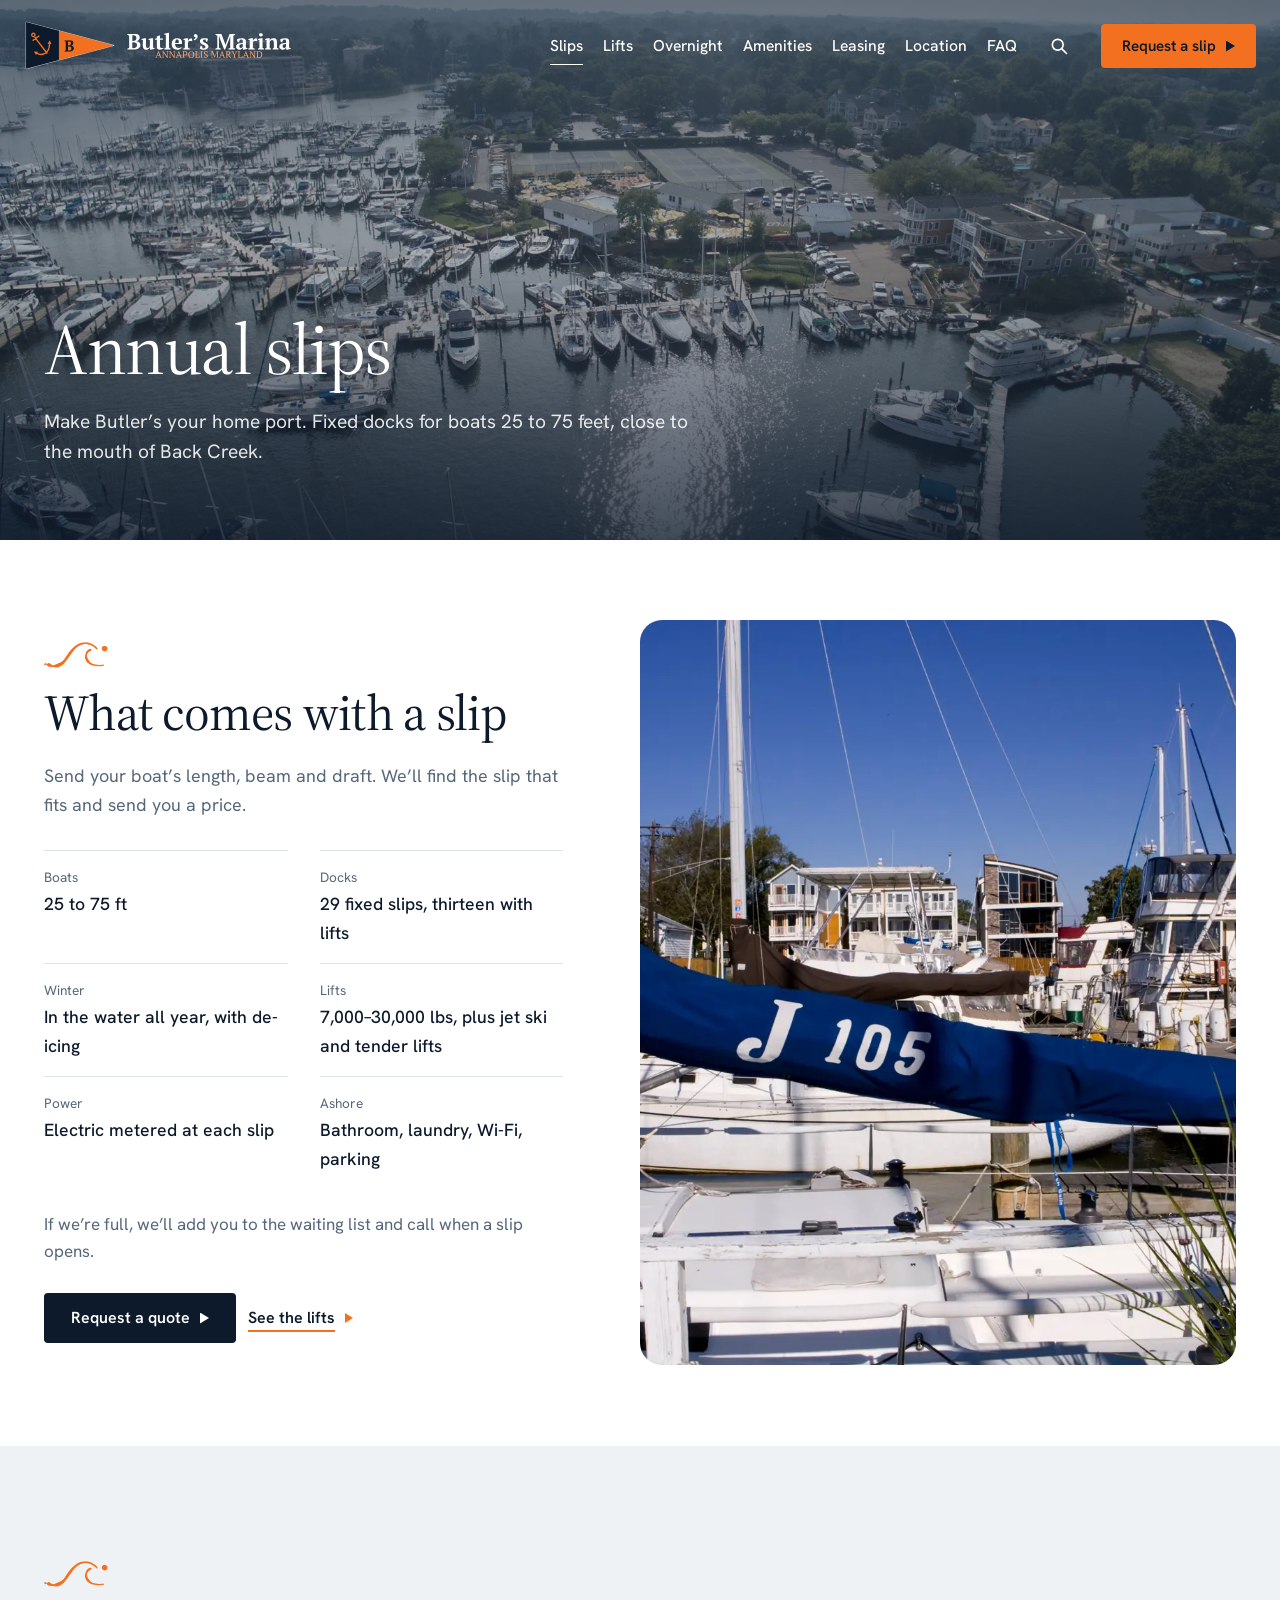
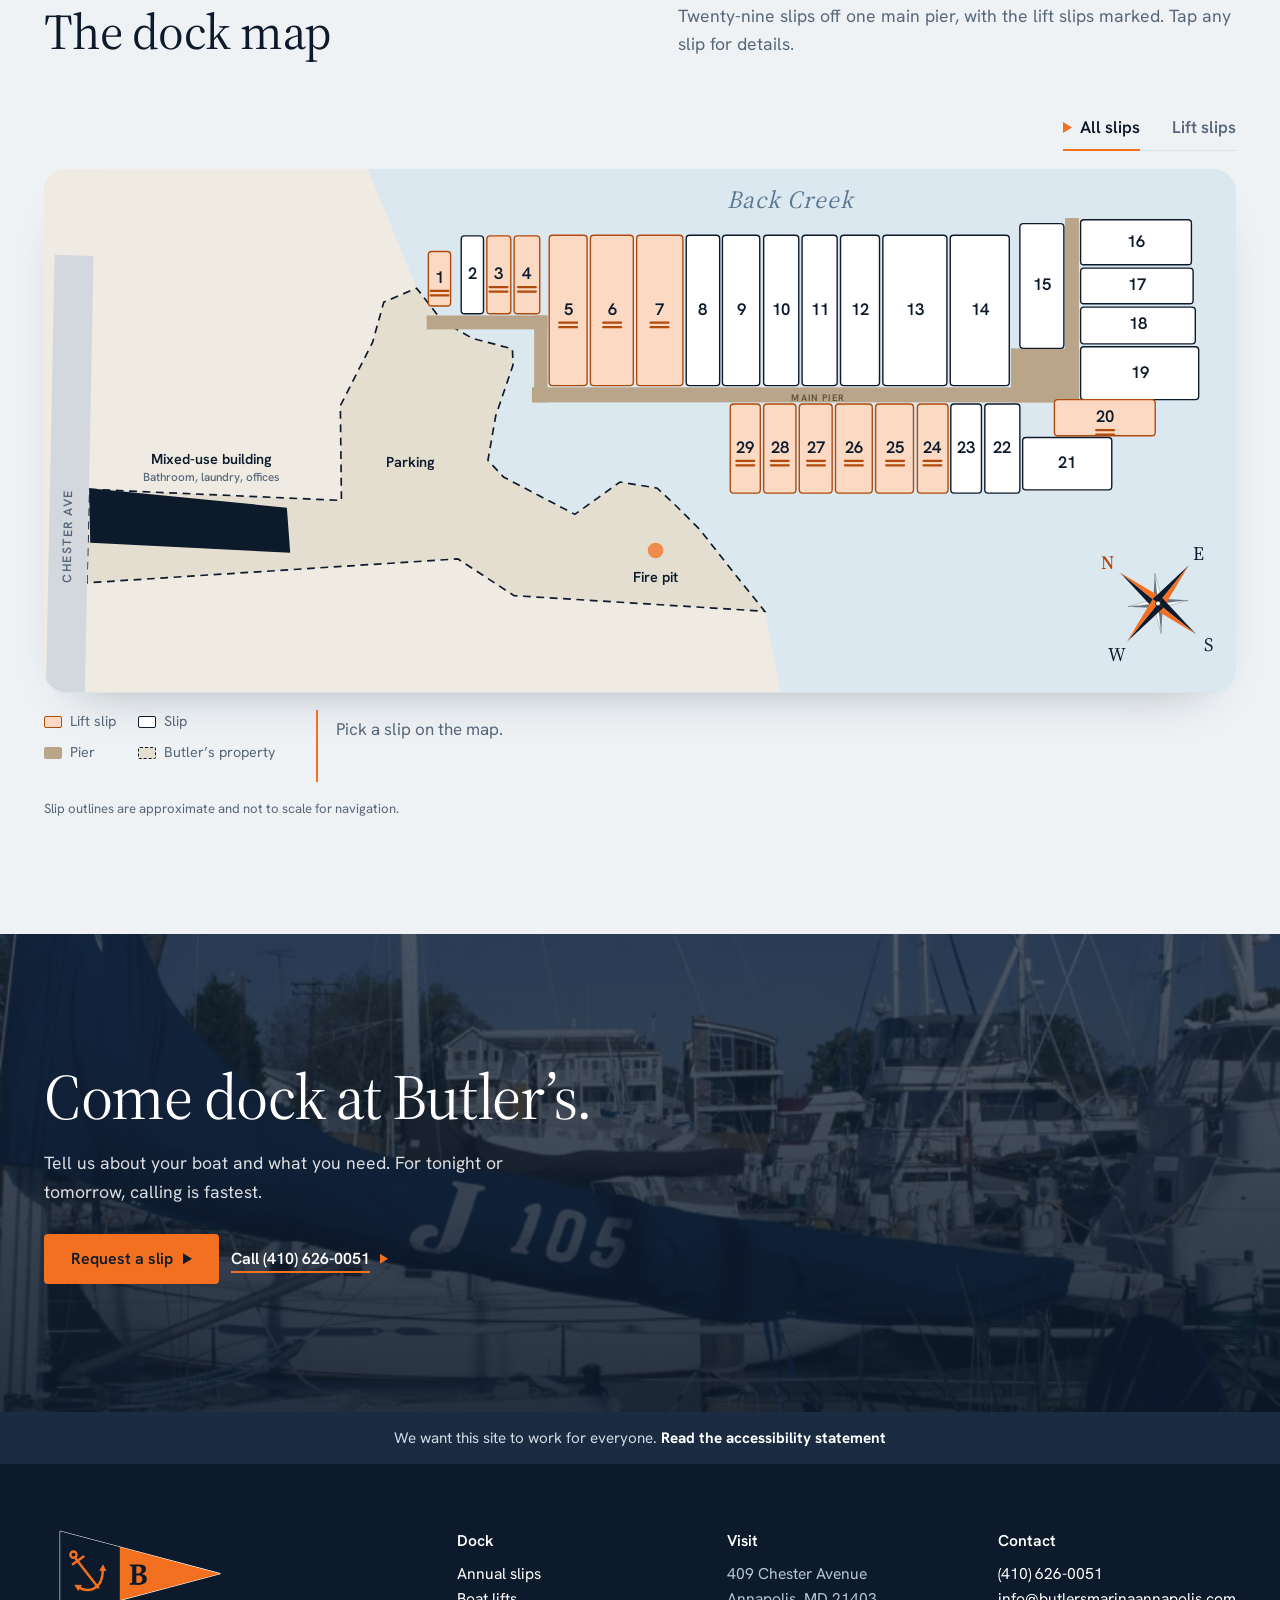
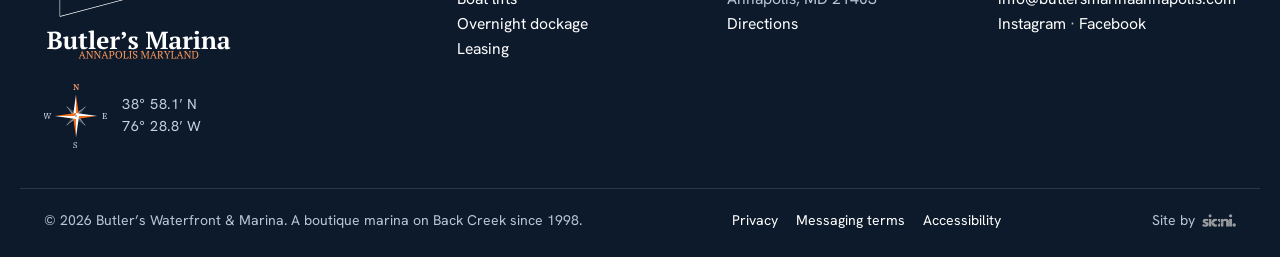
<file: slips/index.html>
<!doctype html>
<html lang="en" data-sv="d64ce9d7">
<head>
  <meta charset="utf-8">
  <meta name="viewport" content="width=device-width, initial-scale=1, viewport-fit=cover">
  <title>Annual boat slips in Annapolis | Butler's Marina</title>
  <meta name="description" content="Annual slips on fixed docks in Eastport, Annapolis, for boats 25&#8211;75 ft. Each slip is metered for electric. In the water all winter with de-icing.">
  <link rel="canonical" href="https://butlersmarinaannapolis.com/slips/">
  <meta property="og:type" content="website">
  <meta property="og:site_name" content="Butler's Marina">
  <meta property="og:title" content="Annual boat slips in Annapolis | Butler's Marina">
  <meta property="og:description" content="Annual slips on fixed docks in Eastport, Annapolis, for boats 25&#8211;75 ft. Each slip is metered for electric. In the water all winter with de-icing.">
  <meta property="og:url" content="https://butlersmarinaannapolis.com/slips/">
  <meta property="og:image" content="https://butlersmarinaannapolis.com/assets/og/slips.jpg">
  <meta property="og:image:width" content="1200">
  <meta property="og:image:height" content="630">
  <meta name="twitter:card" content="summary_large_image">
  <meta name="twitter:image" content="https://butlersmarinaannapolis.com/assets/og/slips.jpg">
  <meta name="theme-color" content="#0D1A2B">
  <link rel="icon" href="../assets/img/burgee.svg" type="image/svg+xml">
  <link rel="icon" href="../assets/img/favicon-64.png" type="image/png" sizes="64x64">
  <link rel="apple-touch-icon" href="../assets/img/apple-touch-icon.png">
  <link rel="preload" href="../assets/fonts/hanken.woff2" as="font" type="font/woff2" crossorigin>
  <link rel="preload" href="../assets/fonts/source-serif.woff2" as="font" type="font/woff2" crossorigin>
  <link rel="stylesheet" href="../styles.css?v=68037ca1">
  <script>
    (function () {
      // once per visit: marked as seen the moment it shows, in a cookie and in storage, so any page after it skips it
      var d = document.documentElement, seen = /(^|; )bm_splash=1/.test(document.cookie);
      try { seen = seen || sessionStorage.getItem("bm-splash") === "1" || Date.now() - (+localStorage.getItem("bm-splash-at") || 0) < 432e5; } catch (e) {}
      if (seen || window.matchMedia("(prefers-reduced-motion: reduce)").matches) return;
      document.cookie = "bm_splash=1; path=/; max-age=43200; SameSite=Lax";
      try { sessionStorage.setItem("bm-splash", "1"); localStorage.setItem("bm-splash-at", String(Date.now())); } catch (e) {}
      d.classList.add("splash-on");
    })();
  </script>
  
</head>
<body>
<a class="skip" href="#main">Skip to content</a>

<div class="splash" id="splash" aria-hidden="true">
  <div class="splash__inner">
    <div class="splash__flag"><img src="../assets/img/burgee.svg" width="304" height="166" alt=""></div>
    <img class="splash__word" src="../assets/img/wordmark.svg" width="348" height="62" alt="">
  </div>
</div>

<header class="bar" id="top">
  <a class="brand" href="../" aria-label="Butler's Marina, home">
    <svg class="logo" aria-hidden="true" focusable="false" viewBox="-3 -3 907.8 172"><g transform="translate(-100 -87)"><path class="lg-edge" d="M104 91L400 169.5L104 248Z"/><path class="lg-hoist" d="M104 91L214.5 120.3L214.5 218.7L104 248Z"/><path class="lg-fly" d="M214.5 120.3L400 169.5L214.5 218.7Z"/><path class="lg-anchor-s" d="M132.6 141.4L175.4 196.6M126 153.2L148.6 136.8M139.6 195.4C153 204 182.5 202 183 163M123 134.3a5.6 5.6 0 1 0 11.2 0a5.6 5.6 0 1 0 -11.2 0"/><path class="lg-anchor" d="M130.09 189.87L144.22 190.45L140.07 197.58L137.58 201.86ZM183.48 152.01L189.53 164.79L181.29 164.43L176.34 164.21Z"/><path class="lg-b" d="M233 190V187.98Q234.01 187.39 235.15 186.97Q236.3 186.54 237.36 186.43V156.32Q236.3 156.11 235.13 155.71Q233.96 155.31 233 154.78V152.75H241.57Q243.59 152.75 245.4 152.59Q247.21 152.43 249.55 152.43Q252.1 152.43 254.5 152.81Q256.89 153.18 258.75 154.14Q260.62 155.09 261.73 156.82Q262.85 158.55 262.85 161.27Q262.85 162.97 262.24 164.43Q261.63 165.9 260.54 167.01Q259.45 168.13 257.98 168.88Q256.52 169.62 254.82 169.94V170.15Q256.52 170.37 258.25 170.95Q259.98 171.54 261.36 172.65Q262.74 173.77 263.62 175.45Q264.5 177.12 264.5 179.41Q264.5 182.28 263.22 184.36Q261.95 186.43 259.79 187.77Q257.64 189.1 254.87 189.71Q252.1 190.32 249.12 190.32Q248.01 190.32 246.67 190.27Q245.34 190.21 244.01 190.16Q242.68 190.11 241.43 190.05Q240.18 190 239.33 190ZM249.07 186.86Q252.42 186.86 254.34 184.87Q256.25 182.87 256.25 179.57Q256.25 177.55 255.61 176.25Q254.98 174.94 253.86 174.17Q252.74 173.4 251.2 173.11Q249.65 172.81 247.85 172.81H245.03V186.49Q245.77 186.65 246.6 186.75Q247.42 186.86 249.07 186.86ZM246.73 169.35Q247.63 169.35 248.54 169.27Q249.44 169.2 250.24 169.09Q252.32 168.24 253.59 166.45Q254.87 164.67 254.87 162.38Q254.87 159.03 253.11 157.46Q251.36 155.89 248.59 155.89Q247.42 155.89 246.57 155.95Q245.72 156 245.03 156.11V169.35Z"/></g><g transform="translate(338 32.78) scale(1.62) translate(-76 -270)"><path class="lg-word" d="M80 309V307.26Q80.87 306.76 81.85 306.39Q82.83 306.03 83.75 305.94V280.06Q82.83 279.88 81.83 279.54Q80.82 279.2 80 278.74V277H87.36Q89.1 277 90.65 276.86Q92.21 276.73 94.22 276.73Q96.41 276.73 98.47 277.05Q100.52 277.37 102.12 278.19Q103.72 279.01 104.68 280.5Q105.64 281.98 105.64 284.32Q105.64 285.78 105.12 287.04Q104.59 288.29 103.66 289.25Q102.72 290.21 101.46 290.85Q100.2 291.49 98.74 291.77V291.95Q100.2 292.13 101.69 292.64Q103.18 293.14 104.36 294.1Q105.55 295.06 106.31 296.5Q107.06 297.94 107.06 299.9Q107.06 302.37 105.96 304.15Q104.87 305.94 103.02 307.08Q101.16 308.22 98.79 308.75Q96.41 309.27 93.85 309.27Q92.89 309.27 91.75 309.23Q90.61 309.18 89.46 309.14Q88.32 309.09 87.25 309.05Q86.17 309 85.44 309ZM93.81 306.3Q96.68 306.3 98.33 304.59Q99.98 302.87 99.98 300.04Q99.98 298.3 99.43 297.18Q98.88 296.06 97.92 295.4Q96.96 294.74 95.63 294.49Q94.31 294.24 92.75 294.24H90.33V305.98Q90.97 306.12 91.68 306.21Q92.39 306.3 93.81 306.3ZM91.79 291.26Q92.57 291.26 93.35 291.2Q94.12 291.13 94.81 291.04Q96.59 290.3 97.69 288.77Q98.79 287.24 98.79 285.28Q98.79 282.4 97.28 281.05Q95.77 279.7 93.39 279.7Q92.39 279.7 91.66 279.74Q90.93 279.79 90.33 279.88V291.26ZM112 299.95Q112 297.07 112.14 294.6Q112.27 292.13 112.27 289.39L109.26 289.02V287.24Q109.99 286.97 111.06 286.69Q112.14 286.42 113.28 286.21Q114.42 286.01 115.5 285.85Q116.57 285.69 117.3 285.6H118.86Q118.86 289.02 118.72 292.34Q118.58 295.65 118.58 298.85Q118.58 302.6 119.34 304.25Q120.09 305.89 122.15 305.89Q123.56 305.89 124.77 304.82Q125.99 303.74 126.76 301.37V289.39L123.79 289.02V287.24Q124.48 286.97 125.51 286.69Q126.53 286.42 127.65 286.21Q128.77 286.01 129.87 285.85Q130.97 285.69 131.79 285.6H133.35V305.75L136.36 306.12V307.72Q135.72 307.99 134.76 308.27Q133.8 308.54 132.75 308.79Q131.7 309.05 130.67 309.21Q129.64 309.37 128.82 309.46H127.27L126.95 304.02H126.76Q126.53 304.98 125.94 305.96Q125.35 306.94 124.41 307.74Q123.47 308.54 122.19 309.05Q120.91 309.55 119.36 309.55Q117.62 309.55 116.27 309.11Q114.92 308.68 113.96 307.58Q113 306.49 112.5 304.63Q112 302.78 112 299.95ZM137.55 287.24Q139.29 286.14 141.21 285.69V281.98Q141.48 281.71 142.15 281.46Q142.81 281.21 143.56 281Q144.32 280.8 145.05 280.61Q145.78 280.43 146.24 280.34H147.79V286.14H153.82V289.02H147.79V300.86Q147.79 303.7 148.5 304.79Q149.21 305.89 150.85 305.89Q151.68 305.89 152.7 305.78Q153.73 305.66 154.6 305.34L154.92 306.85Q154.51 307.26 153.71 307.72Q152.91 308.18 151.88 308.59Q150.85 309 149.64 309.27Q148.43 309.55 147.11 309.55Q144.13 309.55 142.67 307.99Q141.21 306.44 141.21 302.97V289.02H137.55ZM169.46 309H156.84V307.22Q158.35 306.49 159.86 306.12V278.42L156.38 278.05V276.27Q156.98 276 158.03 275.72Q159.08 275.45 160.29 275.24Q161.5 275.04 162.72 274.88Q163.93 274.72 164.89 274.62H166.44V306.12Q167.95 306.49 169.46 307.22ZM192.82 305.16Q192.45 305.94 191.65 306.74Q190.85 307.54 189.69 308.15Q188.52 308.77 186.99 309.16Q185.46 309.55 183.67 309.55Q180.84 309.55 178.65 308.7Q176.45 307.86 174.99 306.28Q173.53 304.7 172.77 302.51Q172.02 300.31 172.02 297.57Q172.02 291.72 175.08 288.66Q178.14 285.6 183.58 285.6Q185.91 285.6 187.95 286.24Q189.98 286.88 191.33 288.34Q192.68 289.8 193.21 292.18Q193.73 294.56 193.14 297.98H179.1Q179.15 301.59 180.95 303.74Q182.76 305.89 186.28 305.89Q187.79 305.89 189.41 305.43Q191.03 304.98 191.95 304.25ZM183.4 288.2Q182.49 288.2 181.78 288.52Q181.07 288.84 180.54 289.69Q180.02 290.53 179.7 291.97Q179.38 293.41 179.24 295.61H186.6Q186.92 292.04 186.19 290.12Q185.46 288.2 183.4 288.2ZM208.4 291.4Q207.86 291.68 207.12 292.32Q206.39 292.96 205.8 294.42V306.12Q206.71 306.21 207.63 306.46Q208.54 306.71 209.46 307.22V309H196.2V307.22Q197.02 306.76 197.75 306.53Q198.49 306.3 199.22 306.12V289.39L196.2 289.02V287.24Q196.93 286.92 198.01 286.65Q199.08 286.37 200.22 286.17Q201.37 285.96 202.44 285.82Q203.51 285.69 204.25 285.6H205.8V291.68H205.98Q206.35 290.67 207.06 289.57Q207.76 288.48 208.72 287.56Q209.68 286.65 210.83 286.1Q211.97 285.55 213.2 285.6Q213.71 286.24 214.07 287.4Q214.44 288.57 214.67 289.62V291.4ZM217.68 287.97Q219.47 287.52 220.47 286.37Q221.48 285.23 221.39 284Q220.79 283.26 219.9 282.83Q219.01 282.4 218 282.08Q217.78 281.25 217.94 280.41Q218.1 279.56 218.55 278.85Q219.01 278.14 219.63 277.64Q220.24 277.14 220.88 277.05Q221.8 277.09 222.71 277.44Q223.63 277.78 224.34 278.4Q225.04 279.01 225.48 279.95Q225.91 280.89 225.91 282.17Q225.91 283.4 225.36 284.68Q224.82 285.96 223.83 287.06Q222.85 288.16 221.48 288.96Q220.11 289.76 218.51 290.08ZM242.09 304.02Q242.09 302.83 241.25 301.96Q240.4 301.09 239.15 300.36Q237.89 299.63 236.4 298.9Q234.92 298.17 233.66 297.18Q232.4 296.2 231.56 294.88Q230.71 293.55 230.71 291.63Q230.71 290.26 231.35 289.14Q231.99 288.02 233.09 287.24Q234.19 286.46 235.72 286.03Q237.25 285.6 239.03 285.6Q241.5 285.6 243.63 285.98Q245.75 286.37 247.35 287.06Q247.17 288.52 246.62 290.19Q246.07 291.86 245.57 293.23H244.01L242.09 288.57Q241.55 288.34 240.95 288.27Q240.36 288.2 239.63 288.2Q238.25 288.2 237.55 289Q236.84 289.8 236.84 290.81Q236.84 291.95 237.68 292.8Q238.53 293.64 239.79 294.37Q241.04 295.1 242.53 295.83Q244.01 296.57 245.27 297.5Q246.53 298.44 247.37 299.72Q248.22 301 248.22 302.78Q248.22 305.94 245.66 307.74Q243.1 309.55 238.8 309.55Q236.61 309.55 234.28 309.09Q231.95 308.63 230.26 307.81Q230.35 306.17 231.03 304.47Q231.72 302.78 232.5 301.46H234.05L236.29 306.44Q236.79 306.81 237.41 306.87Q238.03 306.94 238.57 306.94Q239.9 306.94 241 306.17Q242.09 305.39 242.09 304.02ZM303.49 309H289.82V307.26Q290.73 306.81 291.6 306.49Q292.47 306.17 293.47 305.94V286.83L293.7 281.48H293.34L291.83 286.37L283.01 309H280.9L272.13 286.56L270.48 281.21H270.07L270.12 287.01V305.75Q270.98 305.94 272.04 306.35Q273.09 306.76 274 307.26V309H262.85V307.26Q263.58 306.9 264.65 306.39Q265.73 305.89 266.69 305.71V280.06Q265.77 279.88 264.74 279.56Q263.72 279.24 262.94 278.74V277H275.33L282.32 295.61L283.65 299.99H283.69L285.06 295.51L292.19 277H303.53V278.74Q302.75 279.2 301.86 279.54Q300.97 279.88 300.06 280.06V305.98Q301.02 306.17 301.91 306.53Q302.8 306.9 303.49 307.26ZM325.93 302.37Q325.93 303.38 325.95 304.11Q325.98 304.84 326.07 305.66L329.22 306.12V307.72Q328.67 307.99 327.74 308.27Q326.8 308.54 325.77 308.79Q324.74 309.05 323.74 309.21Q322.73 309.37 321.95 309.46H320.4Q319.94 308.41 319.85 307.35Q319.76 306.3 319.71 304.79H319.49Q319.26 305.71 318.71 306.55Q318.16 307.4 317.31 308.06Q316.47 308.73 315.33 309.14Q314.18 309.55 312.77 309.55Q311.26 309.55 309.98 309.09Q308.7 308.63 307.74 307.81Q306.78 306.99 306.23 305.82Q305.68 304.66 305.68 303.19Q305.68 301.14 306.46 299.81Q307.23 298.49 308.9 297.64Q310.57 296.79 313.2 296.38Q315.83 295.97 319.58 295.79Q319.94 291.86 319.26 290.03Q318.57 288.2 316.29 288.2Q314.87 288.2 313.68 288.66L311.53 294.14H309.52Q309.15 293.6 308.81 292.89Q308.47 292.18 308.17 291.38Q307.87 290.58 307.67 289.76Q307.46 288.93 307.37 288.16Q309.11 286.97 311.85 286.28Q314.59 285.6 317.66 285.6Q320.26 285.6 321.91 286.17Q323.55 286.74 324.49 287.72Q325.43 288.7 325.79 290.03Q326.16 291.36 326.16 292.86Q326.16 295.61 326.04 297.82Q325.93 300.04 325.93 302.37ZM315.65 305.89Q316.61 305.89 317.29 305.53Q317.98 305.16 318.46 304.66Q318.94 304.15 319.19 303.56Q319.44 302.97 319.58 302.51V297.94Q317.43 297.98 316.06 298.21Q314.69 298.44 313.91 298.97Q313.13 299.49 312.83 300.29Q312.54 301.09 312.54 302.23Q312.54 303.97 313.36 304.93Q314.18 305.89 315.65 305.89ZM343.16 291.4Q342.62 291.68 341.88 292.32Q341.15 292.96 340.56 294.42V306.12Q341.47 306.21 342.39 306.46Q343.3 306.71 344.22 307.22V309H330.96V307.22Q331.78 306.76 332.51 306.53Q333.24 306.3 333.98 306.12V289.39L330.96 289.02V287.24Q331.69 286.92 332.76 286.65Q333.84 286.37 334.98 286.17Q336.12 285.96 337.2 285.82Q338.27 285.69 339 285.6H340.56V291.68H340.74Q341.11 290.67 341.82 289.57Q342.52 288.48 343.48 287.56Q344.44 286.65 345.59 286.1Q346.73 285.55 347.96 285.6Q348.47 286.24 348.83 287.4Q349.2 288.57 349.43 289.62V291.4ZM363.64 309H351.03V307.22Q351.71 306.85 352.44 306.6Q353.17 306.35 354.04 306.12V289.39L351.03 289.02V287.24Q351.71 286.97 352.74 286.69Q353.77 286.42 354.91 286.21Q356.05 286.01 357.15 285.85Q358.25 285.69 359.07 285.6H360.63V306.12Q361.54 306.35 362.27 306.6Q363 306.85 363.64 307.22ZM353.27 278.65Q353.27 277.05 354.36 276.13Q355.46 275.22 357.2 275.22Q358.93 275.22 360.03 276.13Q361.13 277.05 361.13 278.65Q361.13 280.2 360.03 281.12Q358.93 282.03 357.2 282.03Q355.46 282.03 354.36 281.12Q353.27 280.2 353.27 278.65ZM393.68 309H381.56V307.22Q382.16 306.9 382.73 306.65Q383.3 306.39 384.08 306.12V295.38Q384.08 292.5 383.25 290.88Q382.43 289.25 380.33 289.25Q378.59 289.25 377.33 290.37Q376.08 291.49 375.44 293.41V306.12Q376.17 306.3 376.74 306.55Q377.31 306.81 377.95 307.22V309H365.84V307.22Q366.98 306.62 368.85 306.12V289.39L365.84 289.02V287.24Q366.43 286.97 367.39 286.72Q368.35 286.46 369.47 286.24Q370.59 286.01 371.76 285.85Q372.92 285.69 373.88 285.6H375.44V290.3H375.48Q376.44 288.38 378.36 286.99Q380.28 285.6 383.02 285.6Q384.81 285.6 386.22 286.03Q387.64 286.46 388.62 287.56Q389.61 288.66 390.13 290.51Q390.66 292.36 390.66 295.19V306.12Q392.49 306.44 393.68 307.22ZM415.71 302.37Q415.71 303.38 415.73 304.11Q415.75 304.84 415.85 305.66L419 306.12V307.72Q418.45 307.99 417.51 308.27Q416.58 308.54 415.55 308.79Q414.52 309.05 413.51 309.21Q412.51 309.37 411.73 309.46H410.18Q409.72 308.41 409.63 307.35Q409.54 306.3 409.49 304.79H409.26Q409.03 305.71 408.49 306.55Q407.94 307.4 407.09 308.06Q406.25 308.73 405.1 309.14Q403.96 309.55 402.54 309.55Q401.04 309.55 399.76 309.09Q398.48 308.63 397.52 307.81Q396.56 306.99 396.01 305.82Q395.46 304.66 395.46 303.19Q395.46 301.14 396.24 299.81Q397.01 298.49 398.68 297.64Q400.35 296.79 402.98 296.38Q405.61 295.97 409.35 295.79Q409.72 291.86 409.03 290.03Q408.35 288.2 406.06 288.2Q404.65 288.2 403.46 288.66L401.31 294.14H399.3Q398.93 293.6 398.59 292.89Q398.25 292.18 397.95 291.38Q397.65 290.58 397.45 289.76Q397.24 288.93 397.15 288.16Q398.89 286.97 401.63 286.28Q404.37 285.6 407.43 285.6Q410.04 285.6 411.69 286.17Q413.33 286.74 414.27 287.72Q415.21 288.7 415.57 290.03Q415.94 291.36 415.94 292.86Q415.94 295.61 415.82 297.82Q415.71 300.04 415.71 302.37ZM405.42 305.89Q406.38 305.89 407.07 305.53Q407.75 305.16 408.23 304.66Q408.71 304.15 408.97 303.56Q409.22 302.97 409.35 302.51V297.94Q407.21 297.98 405.83 298.21Q404.46 298.44 403.69 298.97Q402.91 299.49 402.61 300.29Q402.32 301.09 402.32 302.23Q402.32 303.97 403.14 304.93Q403.96 305.89 405.42 305.89Z"/><path class="lg-tag" d="M142.36 326.5H138V325.93Q138.71 325.62 139.41 325.46L144.39 312.51H144.96L149.93 325.46Q150.32 325.54 150.7 325.64Q151.09 325.73 151.42 325.93V326.5H146.39V325.93Q146.78 325.77 147.2 325.65Q147.61 325.54 148 325.46L146.67 321.86H141.97L140.67 325.46Q141.5 325.58 142.36 325.93ZM142.36 320.84H146.33L144.78 316.67L144.41 314.98H144.37L143.88 316.71ZM160.99 312.74H165.24V313.31Q164.41 313.86 163.63 314.1V326.74H162.51L155.37 315.91L154.61 314.38H154.55L154.72 315.91V325.24Q155.53 325.46 156.24 325.93V326.5H151.99V325.93Q152.35 325.71 152.75 325.55Q153.15 325.38 153.6 325.24V313.98Q153.21 313.82 152.83 313.65Q152.44 313.47 152.11 313.29V312.74H155.43L161.62 322.08L162.52 323.77H162.6L162.51 322.08V314.1Q162.09 313.92 161.71 313.73Q161.33 313.53 160.99 313.31ZM175.38 312.74H179.62V313.31Q178.8 313.86 178.01 314.1V326.74H176.89L169.76 315.91L168.99 314.38H168.93L169.11 315.91V325.24Q169.91 325.46 170.62 325.93V326.5H166.38V325.93Q166.73 325.71 167.13 325.55Q167.54 325.38 167.99 325.24V313.98Q167.59 313.82 167.21 313.65Q166.83 313.47 166.49 313.29V312.74H169.82L176.01 322.08L176.91 323.77H176.99L176.89 322.08V314.1Q176.48 313.92 176.09 313.73Q175.71 313.53 175.38 313.31ZM184.55 326.5H180.19V325.93Q180.9 325.62 181.61 325.46L186.58 312.51H187.15L192.12 325.46Q192.51 325.54 192.9 325.64Q193.28 325.73 193.61 325.93V326.5H188.58V325.93Q188.98 325.77 189.39 325.65Q189.8 325.54 190.19 325.46L188.86 321.86H184.16L182.86 325.46Q183.69 325.58 184.55 325.93ZM184.55 320.84H188.52L186.97 316.67L186.6 314.98H186.56L186.07 316.71ZM197.68 325.46Q198.21 325.52 198.68 325.65Q199.15 325.77 199.57 325.93V326.5H194.18V325.93Q194.58 325.73 194.99 325.64Q195.4 325.54 195.79 325.46V313.81Q195.34 313.73 194.95 313.6Q194.56 313.47 194.18 313.31V312.74H195.95Q196.74 312.74 197.66 312.67Q198.58 312.59 199.43 312.59Q200.39 312.59 201.32 312.79Q202.24 313 202.96 313.49Q203.67 313.98 204.12 314.8Q204.56 315.61 204.56 316.83Q204.56 317.99 204.11 318.82Q203.65 319.64 202.9 320.17Q202.14 320.7 201.18 320.95Q200.22 321.19 199.19 321.19Q199.1 321.19 198.89 321.19Q198.68 321.19 198.45 321.18Q198.21 321.17 198 321.15Q197.78 321.14 197.68 321.12ZM199.02 313.61Q198.55 313.61 198.25 313.63Q197.96 313.65 197.68 313.71V320.07Q197.78 320.11 197.97 320.12Q198.15 320.13 198.36 320.15Q198.57 320.17 198.76 320.17Q198.96 320.17 199.08 320.17Q199.76 320.17 200.37 319.99Q200.98 319.8 201.44 319.39Q201.91 318.97 202.18 318.34Q202.46 317.72 202.46 316.83Q202.46 315.22 201.54 314.41Q200.63 313.61 199.02 313.61ZM206.37 319.62Q206.37 318.09 206.79 316.78Q207.21 315.48 208.01 314.52Q208.8 313.57 209.96 313.04Q211.12 312.51 212.6 312.51Q214.07 312.51 215.23 313.04Q216.39 313.57 217.18 314.52Q217.98 315.48 218.4 316.78Q218.83 318.09 218.83 319.62Q218.83 321.15 218.4 322.46Q217.98 323.77 217.18 324.72Q216.39 325.67 215.23 326.21Q214.07 326.74 212.6 326.74Q211.12 326.74 209.96 326.21Q208.8 325.67 208.01 324.72Q207.21 323.77 206.79 322.46Q206.37 321.15 206.37 319.62ZM208.47 319.62Q208.47 320.88 208.73 321.99Q209 323.1 209.53 323.93Q210.06 324.75 210.87 325.23Q211.67 325.71 212.77 325.71Q213.78 325.71 214.52 325.23Q215.27 324.75 215.75 323.93Q216.23 323.1 216.48 321.99Q216.72 320.88 216.72 319.62Q216.72 318.36 216.47 317.25Q216.21 316.14 215.68 315.32Q215.15 314.49 214.35 314.01Q213.54 313.53 212.44 313.53Q211.36 313.53 210.6 314.01Q209.84 314.49 209.37 315.32Q208.9 316.14 208.69 317.25Q208.47 318.36 208.47 319.62ZM220.44 312.74H225.82V313.31Q225.35 313.49 224.88 313.62Q224.41 313.75 223.93 313.81V325.48H228.45L229.61 322.31H230.12Q230.18 322.73 230.23 323.27Q230.28 323.81 230.31 324.39Q230.34 324.97 230.34 325.52Q230.34 326.07 230.32 326.5H220.44V325.93Q220.91 325.71 221.3 325.62Q221.69 325.52 222.05 325.46V313.81Q221.6 313.73 221.18 313.6Q220.77 313.47 220.44 313.31ZM236.63 326.5H231.6V325.93Q232.37 325.58 233.17 325.46V313.81Q232.78 313.73 232.38 313.6Q231.99 313.47 231.6 313.31V312.74H236.63V313.31Q236.28 313.47 235.86 313.6Q235.45 313.73 235.06 313.81V325.46Q235.47 325.54 235.88 325.65Q236.3 325.77 236.63 325.93ZM240.52 325.14Q240.76 325.38 241.13 325.55Q241.5 325.71 242.25 325.71Q242.88 325.71 243.43 325.55Q243.98 325.38 244.38 325.06Q244.78 324.73 245.02 324.27Q245.26 323.81 245.26 323.22Q245.26 322.43 244.77 321.9Q244.29 321.37 243.58 320.96Q242.86 320.55 242.01 320.15Q241.17 319.76 240.45 319.22Q239.73 318.68 239.25 317.92Q238.77 317.17 238.77 316.03Q238.77 315.2 239.07 314.55Q239.36 313.9 239.9 313.45Q240.44 313 241.19 312.75Q241.94 312.51 242.86 312.51Q244.06 312.51 245.05 312.7Q246.04 312.88 246.61 313.16Q246.61 313.49 246.56 313.93Q246.51 314.38 246.45 314.85Q246.38 315.32 246.3 315.76Q246.22 316.2 246.14 316.54H245.63L244.84 313.84Q244.49 313.69 243.95 313.61Q243.41 313.53 242.8 313.53Q241.8 313.53 241.19 314.09Q240.58 314.65 240.58 315.65Q240.58 316.46 241.06 317.01Q241.54 317.56 242.27 317.99Q243 318.42 243.83 318.83Q244.67 319.23 245.39 319.76Q246.12 320.29 246.6 321.02Q247.08 321.74 247.08 322.83Q247.08 323.71 246.76 324.44Q246.44 325.16 245.83 325.67Q245.22 326.19 244.33 326.46Q243.45 326.74 242.33 326.74Q241.09 326.74 240.11 326.44Q239.13 326.15 238.71 325.81Q238.73 325.48 238.78 325.01Q238.83 324.53 238.9 324.03Q238.97 323.53 239.05 323.06Q239.13 322.59 239.2 322.26H239.71ZM269.33 326.5H264.46V325.93Q264.85 325.77 265.24 325.66Q265.63 325.56 266.05 325.46V316.62L266.13 314.32H265.97L265.32 316.42L261.29 326.5H260.78L256.95 316.42L256.24 314.12H256.06L256.08 316.62V325.46Q256.46 325.54 256.83 325.65Q257.2 325.77 257.58 325.93V326.5H253.47V325.93Q253.84 325.77 254.25 325.65Q254.65 325.52 255.06 325.44V313.81Q254.65 313.73 254.25 313.6Q253.84 313.47 253.45 313.31V312.74H257.48L260.9 321.72L261.57 323.75H261.59L262.25 321.69L265.79 312.74H269.35V313.31Q269 313.47 268.62 313.6Q268.25 313.73 267.86 313.81V325.48Q268.27 325.56 268.63 325.66Q269 325.77 269.33 325.93ZM274.28 326.5H269.92V325.93Q270.63 325.62 271.33 325.46L276.31 312.51H276.88L281.85 325.46Q282.24 325.54 282.62 325.64Q283.01 325.73 283.34 325.93V326.5H278.31V325.93Q278.7 325.77 279.12 325.65Q279.53 325.54 279.92 325.46L278.58 321.86H273.89L272.59 325.46Q273.42 325.58 274.28 325.93ZM274.28 320.84H278.25L276.7 316.67L276.33 314.98H276.29L275.79 316.71ZM287.41 325.46Q287.86 325.56 288.27 325.66Q288.69 325.77 289.08 325.93V326.5H283.91V325.93Q284.34 325.73 284.74 325.64Q285.13 325.54 285.52 325.46V313.81Q285.01 313.71 284.62 313.58Q284.22 313.45 283.91 313.31V312.74H285.64Q286.43 312.74 287.36 312.67Q288.29 312.59 289.18 312.59Q290.14 312.59 290.98 312.8Q291.81 313.02 292.42 313.49Q293.03 313.96 293.37 314.69Q293.72 315.42 293.72 316.44Q293.72 317.87 292.96 318.82Q292.2 319.76 290.91 320.17Q291.75 321.51 292.67 322.83Q293.6 324.14 294.6 325.44L295.66 326.01V326.5H293.28L292.54 325.95Q291.99 325.26 291.54 324.6Q291.08 323.95 290.69 323.27Q290.3 322.59 289.95 321.89Q289.61 321.19 289.26 320.41H287.41ZM288.74 313.61Q288.27 313.61 287.97 313.63Q287.66 313.65 287.41 313.71V319.58H288.82Q290.18 319.58 290.98 318.72Q291.77 317.85 291.77 316.44Q291.77 314.98 290.93 314.3Q290.08 313.61 288.74 313.61ZM304.19 312.74H308.51V313.31Q307.77 313.69 307.02 313.81L303.31 320.64V325.46Q304.07 325.56 304.8 325.93V326.5H299.81V325.93Q300.52 325.58 301.42 325.46V320.66L297.45 313.81Q297 313.73 296.61 313.6Q296.23 313.47 295.86 313.31V312.74H301.07V313.31Q300.77 313.43 300.4 313.56Q300.02 313.69 299.55 313.81L302.78 319.58L305.8 313.81Q305.35 313.71 304.95 313.58Q304.54 313.45 304.19 313.31ZM309.08 312.74H314.47V313.31Q314 313.49 313.52 313.62Q313.05 313.75 312.58 313.81V325.48H317.1L318.26 322.31H318.77Q318.83 322.73 318.88 323.27Q318.93 323.81 318.96 324.39Q318.99 324.97 318.99 325.52Q318.99 326.07 318.97 326.5H309.08V325.93Q309.56 325.71 309.95 325.62Q310.34 325.52 310.7 325.46V313.81Q310.24 313.73 309.83 313.6Q309.42 313.47 309.08 313.31ZM323.66 326.5H319.3V325.93Q320.01 325.62 320.72 325.46L325.69 312.51H326.26L331.23 325.46Q331.62 325.54 332.01 325.64Q332.39 325.73 332.72 325.93V326.5H327.69V325.93Q328.09 325.77 328.5 325.65Q328.91 325.54 329.3 325.46L327.97 321.86H323.27L321.97 325.46Q322.8 325.58 323.66 325.93ZM323.66 320.84H327.63L326.08 316.67L325.71 314.98H325.67L325.18 316.71ZM342.29 312.74H346.54V313.31Q345.71 313.86 344.93 314.1V326.74H343.81L336.67 315.91L335.91 314.38H335.85L336.03 315.91V325.24Q336.83 325.46 337.54 325.93V326.5H333.29V325.93Q333.65 325.71 334.05 325.55Q334.45 325.38 334.91 325.24V313.98Q334.51 313.82 334.13 313.65Q333.75 313.47 333.41 313.29V312.74H336.73L342.92 322.08L343.83 323.77H343.91L343.81 322.08V314.1Q343.39 313.92 343.01 313.73Q342.63 313.53 342.29 313.31ZM347.68 326.5V325.93Q348.37 325.62 349.29 325.46V313.81Q348.84 313.71 348.43 313.58Q348.01 313.45 347.68 313.31V312.74H349.68Q350.02 312.74 350.47 312.72Q350.92 312.7 351.4 312.68Q351.88 312.65 352.33 312.62Q352.77 312.59 353.06 312.59Q356.4 312.59 358.2 314.38Q360 316.16 360 319.45Q360 321 359.56 322.32Q359.12 323.65 358.21 324.61Q357.31 325.58 355.92 326.13Q354.54 326.68 352.65 326.68Q352.36 326.68 351.98 326.65Q351.61 326.62 351.2 326.59Q350.78 326.56 350.36 326.53Q349.94 326.5 349.57 326.5ZM352.79 313.61Q352.28 313.61 351.81 313.62Q351.33 313.63 351.06 313.69V325.6Q351.16 325.62 351.41 325.63Q351.67 325.64 351.96 325.65Q352.26 325.65 352.52 325.65Q352.79 325.65 352.91 325.65Q354.26 325.65 355.21 325.14Q356.15 324.63 356.75 323.78Q357.35 322.92 357.62 321.8Q357.9 320.68 357.9 319.45Q357.9 318.48 357.63 317.45Q357.37 316.42 356.77 315.56Q356.17 314.71 355.19 314.16Q354.2 313.61 352.79 313.61Z"/></g></svg>
  </a>
  <nav id="nav" class="bar__nav" aria-label="Main">
    <a href="../slips/" aria-current="page" class="is-here">Slips</a>
    <a href="../lifts/">Lifts</a>
    <a href="../overnight/">Overnight</a>
    <a href="../amenities/">Amenities</a>
    <a href="../leasing/">Leasing</a>
    <a href="../location/">Location</a>
    <a href="../faq/">FAQ</a>
    <a class="bar__navphone" href="tel:+14106260051">Call (410) 626-0051</a>
  </nav>
  <button class="bar__search" type="button" aria-label="Search the site" aria-controls="srch" aria-expanded="false" data-search-open><svg viewBox="0 0 24 24" width="22" height="22" aria-hidden="true"><circle cx="10.5" cy="10.5" r="6.5" fill="none" stroke="currentColor" stroke-width="2"/><path d="M15.5 15.5L21 21" stroke="currentColor" stroke-width="2" stroke-linecap="round"/></svg><span>Search</span></button>
  <a class="bar__call" href="tel:+14106260051">(410) 626-0051</a>
  <a class="btn btn--signal bar__cta" href="../contact/">Request a slip</a>
  <button class="bar__menu" type="button" aria-expanded="false" aria-controls="nav"><span class="sr">Menu</span><span class="bar__lines" aria-hidden="true"></span></button>
</header>

<div class="srch" id="srch" hidden>
  <div class="srch__scrim" data-search-close></div>
  <div class="srch__panel" role="dialog" aria-modal="true" aria-label="Search the site">
    <div class="srch__inner">
      <form class="srch__form" role="search" onsubmit="return false">
        <svg viewBox="0 0 24 24" width="22" height="22" aria-hidden="true"><circle cx="10.5" cy="10.5" r="6.5" fill="none" stroke="currentColor" stroke-width="2"/><path d="M15.5 15.5L21 21" stroke="currentColor" stroke-width="2" stroke-linecap="round"/></svg>
        <label class="sr" for="srchQ">Search the site</label>
        <input id="srchQ" type="search" placeholder="Search slips, lifts, rates, places" autocomplete="off" spellcheck="false" aria-controls="srchList" aria-autocomplete="list">
        <button class="srch__close" type="button" data-search-close aria-label="Close search">Close</button>
      </form>
      <ul class="srch__list" id="srchList" role="listbox" aria-label="Results"></ul>
      <p class="srch__empty" id="srchEmpty" hidden>Nothing matches that. Call (410) 626-0051 and we&#8217;ll help.</p>
      <p class="srch__hint" id="srchHint">Try <button type="button" data-q="electric">electric</button>, <button type="button" data-q="lift">lift</button>, <button type="button" data-q="winter">winter</button>, <button type="button" data-q="parking">parking</button> or <button type="button" data-q="State House">State House</button>.</p>
      <a id="siteRoot" href="../" hidden></a>
    </div>
  </div>
</div>

<main id="main">
<section class="phero" aria-labelledby="page-title">
  <img style="object-position:50% 60%" class="phero__photo" src="../assets/photo/aerial-2-1800.webp" srcset="../assets/photo/aerial-2-900.webp 900w, ../assets/photo/aerial-2-1800.webp 1800w, ../assets/photo/aerial-2-2400.webp 2400w" sizes="100vw" width="2400" height="1348" alt="Aerial view of the marina docks and Back Creek" fetchpriority="high">
  <div class="wrap phero__inner">
    <h1 id="page-title">Annual slips</h1>
    <p class="phero__sub">Make Butler&#8217;s your home port. Fixed docks for boats 25 to 75 feet, close to the mouth of Back Creek.</p>
  </div>
</section>

<section class="split split--light" aria-labelledby="slip-title">
  <div class="split__body">
    <h2 id="slip-title"><span class="rule" aria-hidden="true"></span>What comes with a slip</h2>
    <p class="split__lede">Send your boat&#8217;s length, beam and draft. We&#8217;ll find the slip that fits and send you a price.</p>
    <dl class="facts">
      <div><dt>Boats</dt><dd>25 to 75 ft</dd></div>
      <div><dt>Docks</dt><dd>29 fixed slips, thirteen with lifts</dd></div>
      <div><dt>Winter</dt><dd>In the water all year, with de-icing</dd></div>
      <div><dt>Lifts</dt><dd>7,000&#8211;30,000 lbs, plus jet ski and tender lifts</dd></div>
      <div><dt>Power</dt><dd>Electric metered at each slip</dd></div>
      <div><dt>Ashore</dt><dd>Bathroom, laundry, Wi-Fi, parking</dd></div>
    </dl>
    <p class="note">If we&#8217;re full, we&#8217;ll add you to the waiting list and call when a slip opens.</p>
    <div class="split__cta">
      <a class="btn btn--navy" href="../contact/?type=Annual+slip">Request a quote</a>
      <a class="btn btn--line" href="../lifts/">See the lifts</a>
    </div>
  </div>
  <div class="split__media split__media--frame">
    <img src="../assets/photo/docks-1600.webp" srcset="../assets/photo/docks-800.webp 800w, ../assets/photo/docks-1600.webp 1600w, ../assets/photo/docks-2000.webp 2000w" sizes="(max-width: 1020px) 100vw, 50vw" width="2000" height="1333" alt="A sailboat tied up at the fixed docks with the marina buildings behind" loading="lazy">
  </div>
</section>

<section class="dmsec" id="dock-map" aria-labelledby="map-title">
  <div class="wrap">
    <div class="steps__head">
      <h2 id="map-title"><span class="rule" aria-hidden="true"></span>The dock map</h2>
      <p>Twenty-nine slips off one main pier, with the lift slips marked. Tap any slip for details.</p>
    </div>
    <div class="dm" data-dockmap>
  <div class="dm__bar">
    <div class="dm__view" role="radiogroup" aria-label="Show">
      <button type="button" role="radio" data-view="all" aria-checked="true">All slips</button>
      <button type="button" role="radio" data-view="lifts" aria-checked="false">Lift slips</button>
    </div>
  </div>
  <div class="dm__stage">
    <svg class="dm__svg dm__svg--h" viewBox="-700 -1900 2140 940" role="group" aria-label="Map of the docks. 13 of 29 slips have lifts."><rect class="dm__water" x="-700" y="-1900" width="2140" height="940"/><polygon class="dm__land" points="-31,-1686 15,-1627 69,-1596 141,-1577 142,-1548 111,-1457 97,-1377 125,-1347 253,-1280 334,-1338 401,-1327 435,-1295 478,-1252 540,-1173 594,-1106 634,-900 -900,-900 -900,-2000 -160,-2000"/><polygon class="dm__lot" points="-623,-1157 -619,-1325 -166,-1305 -168,-1475 -110,-1589 -90,-1661 -31,-1686 15,-1627 69,-1596 141,-1577 142,-1548 111,-1457 97,-1377 125,-1347 253,-1280 334,-1338 401,-1327 435,-1295 478,-1252 540,-1173 594,-1106 144,-1134 43,-1200"/><polygon class="dm__street" points="-631,-737 -611,-1744 -681,-1746 -701,-738"/><polygon class="dm__bld" points="-617,-1229 -619,-1327 -264,-1292 -258,-1211"/><rect class="dm__pier" x="176" y="-1508" width="982" height="27"/><rect class="dm__pier" x="1036" y="-1578" width="122" height="97"/><rect class="dm__pier" x="1133" y="-1812" width="25" height="331"/><rect class="dm__pier" x="-13" y="-1637" width="217" height="25"/><rect class="dm__pier" x="180" y="-1637" width="24" height="156"/><circle class="dm__fire" cx="398" cy="-1215" r="14"/><g class="dm__slip is-lift" data-slip="1" tabindex="0" role="button" aria-label="Slip 1, lift slip"><rect x="-10" y="-1752" width="40" height="98" rx="6"/><path class="dm__lift" d="M-6 -1681h32M-6 -1673h32"/><text x="10" y="-1695">1</text></g><g class="dm__slip" data-slip="2" tabindex="0" role="button" aria-label="Slip 2"><rect x="49" y="-1780" width="40" height="140" rx="6"/><text x="69" y="-1702">2</text></g><g class="dm__slip is-lift" data-slip="3" tabindex="0" role="button" aria-label="Slip 3, lift slip"><rect x="95" y="-1780" width="43" height="140" rx="6"/><path class="dm__lift" d="M100 -1688h32M100 -1680h32"/><text x="116" y="-1702">3</text></g><g class="dm__slip is-lift" data-slip="4" tabindex="0" role="button" aria-label="Slip 4, lift slip"><rect x="144" y="-1780" width="46" height="140" rx="6"/><path class="dm__lift" d="M151 -1688h32M151 -1680h32"/><text x="167" y="-1702">4</text></g><g class="dm__slip is-lift" data-slip="5" tabindex="0" role="button" aria-label="Slip 5, lift slip"><rect x="207" y="-1781" width="68" height="270" rx="6"/><path class="dm__lift" d="M225 -1624h32M225 -1616h32"/><text x="241" y="-1638">5</text></g><g class="dm__slip is-lift" data-slip="6" tabindex="0" role="button" aria-label="Slip 6, lift slip"><rect x="281" y="-1781" width="77" height="270" rx="6"/><path class="dm__lift" d="M304 -1624h32M304 -1616h32"/><text x="320" y="-1638">6</text></g><g class="dm__slip is-lift" data-slip="7" tabindex="0" role="button" aria-label="Slip 7, lift slip"><rect x="364" y="-1781" width="83" height="270" rx="6"/><path class="dm__lift" d="M389 -1624h32M389 -1616h32"/><text x="405" y="-1638">7</text></g><g class="dm__slip" data-slip="8" tabindex="0" role="button" aria-label="Slip 8"><rect x="453" y="-1781" width="60" height="270" rx="6"/><text x="483" y="-1638">8</text></g><g class="dm__slip" data-slip="9" tabindex="0" role="button" aria-label="Slip 9"><rect x="518" y="-1781" width="67" height="270" rx="6"/><text x="552" y="-1638">9</text></g><g class="dm__slip" data-slip="10" tabindex="0" role="button" aria-label="Slip 10"><rect x="592" y="-1781" width="63" height="270" rx="6"/><text x="623" y="-1638">10</text></g><g class="dm__slip" data-slip="11" tabindex="0" role="button" aria-label="Slip 11"><rect x="661" y="-1781" width="63" height="270" rx="6"/><text x="693" y="-1638">11</text></g><g class="dm__slip" data-slip="12" tabindex="0" role="button" aria-label="Slip 12"><rect x="730" y="-1781" width="70" height="270" rx="6"/><text x="765" y="-1638">12</text></g><g class="dm__slip" data-slip="13" tabindex="0" role="button" aria-label="Slip 13"><rect x="806" y="-1781" width="115" height="270" rx="6"/><text x="864" y="-1638">13</text></g><g class="dm__slip" data-slip="14" tabindex="0" role="button" aria-label="Slip 14"><rect x="927" y="-1781" width="106" height="270" rx="6"/><text x="980" y="-1638">14</text></g><g class="dm__slip" data-slip="15" tabindex="0" role="button" aria-label="Slip 15"><rect x="1052" y="-1802" width="79" height="224" rx="6"/><text x="1091" y="-1682">15</text></g><g class="dm__slip" data-slip="16" tabindex="0" role="button" aria-label="Slip 16"><rect x="1161" y="-1809" width="199" height="81" rx="6"/><text x="1260" y="-1760">16</text></g><g class="dm__slip" data-slip="17" tabindex="0" role="button" aria-label="Slip 17"><rect x="1161" y="-1722" width="202" height="64" rx="6"/><text x="1262" y="-1682">17</text></g><g class="dm__slip" data-slip="18" tabindex="0" role="button" aria-label="Slip 18"><rect x="1161" y="-1652" width="206" height="66" rx="6"/><text x="1264" y="-1612">18</text></g><g class="dm__slip" data-slip="19" tabindex="0" role="button" aria-label="Slip 19"><rect x="1161" y="-1581" width="212" height="95" rx="6"/><text x="1267" y="-1525">19</text></g><g class="dm__slip is-lift" data-slip="20" tabindex="0" role="button" aria-label="Slip 20, lift slip"><rect x="1114" y="-1486" width="181" height="65" rx="6"/><path class="dm__lift" d="M1189 -1431h32M1189 -1423h32"/><text x="1205" y="-1445">20</text></g><g class="dm__slip" data-slip="21" tabindex="0" role="button" aria-label="Slip 21"><rect x="1057" y="-1418" width="160" height="94" rx="6"/><text x="1137" y="-1363">21</text></g><g class="dm__slip" data-slip="22" tabindex="0" role="button" aria-label="Slip 22"><rect x="989" y="-1478" width="63" height="160" rx="6"/><text x="1020" y="-1390">22</text></g><g class="dm__slip" data-slip="23" tabindex="0" role="button" aria-label="Slip 23"><rect x="928" y="-1478" width="55" height="160" rx="6"/><text x="956" y="-1390">23</text></g><g class="dm__slip is-lift" data-slip="24" tabindex="0" role="button" aria-label="Slip 24, lift slip"><rect x="868" y="-1478" width="55" height="160" rx="6"/><path class="dm__lift" d="M879 -1376h32M879 -1368h32"/><text x="895" y="-1390">24</text></g><g class="dm__slip is-lift" data-slip="25" tabindex="0" role="button" aria-label="Slip 25, lift slip"><rect x="793" y="-1478" width="68" height="160" rx="6"/><path class="dm__lift" d="M812 -1376h32M812 -1368h32"/><text x="828" y="-1390">25</text></g><g class="dm__slip is-lift" data-slip="26" tabindex="0" role="button" aria-label="Slip 26, lift slip"><rect x="721" y="-1478" width="66" height="160" rx="6"/><path class="dm__lift" d="M738 -1376h32M738 -1368h32"/><text x="754" y="-1390">26</text></g><g class="dm__slip is-lift" data-slip="27" tabindex="0" role="button" aria-label="Slip 27, lift slip"><rect x="656" y="-1478" width="59" height="160" rx="6"/><path class="dm__lift" d="M670 -1376h32M670 -1368h32"/><text x="686" y="-1390">27</text></g><g class="dm__slip is-lift" data-slip="28" tabindex="0" role="button" aria-label="Slip 28, lift slip"><rect x="592" y="-1478" width="58" height="160" rx="6"/><path class="dm__lift" d="M605 -1376h32M605 -1368h32"/><text x="621" y="-1390">28</text></g><g class="dm__slip is-lift" data-slip="29" tabindex="0" role="button" aria-label="Slip 29, lift slip"><rect x="532" y="-1478" width="54" height="160" rx="6"/><path class="dm__lift" d="M543 -1376h32M543 -1368h32"/><text x="559" y="-1390">29</text></g><text class="dm__label dm__label--water" x="640" y="-1840" text-anchor="middle" dominant-baseline="middle">Back Creek</text><text class="dm__label" x="-399" y="-1377" text-anchor="middle" dominant-baseline="middle">Mixed-use building</text><text class="dm__label dm__label--sub" x="-399" y="-1345" text-anchor="middle" dominant-baseline="middle">Bathroom, laundry, offices</text><text class="dm__label" x="-42" y="-1371" text-anchor="middle" dominant-baseline="middle">Parking</text><text class="dm__label" x="398" y="-1165" text-anchor="middle" dominant-baseline="middle">Fire pit</text><text class="dm__label dm__label--street" x="-656" y="-1241" text-anchor="middle" dominant-baseline="middle" transform="rotate(-88.8 -656 -1241)">Chester Ave</text><text class="dm__label dm__label--pier" x="690" y="-1488" text-anchor="middle" dominant-baseline="middle">Main pier</text><g class="compass" aria-hidden="true"><path class="compass__d1" d="M1294.3 -1174.3L1300.0 -1120.0L1291.2 -1119.1Z"/><path class="compass__d2" d="M1294.3 -1174.3L1300.0 -1120.0L1308.8 -1120.9Z"/><path class="compass__d1" d="M1354.3 -1125.7L1300.0 -1120.0L1299.1 -1128.8Z"/><path class="compass__d2" d="M1354.3 -1125.7L1300.0 -1120.0L1300.9 -1111.2Z"/><path class="compass__d1" d="M1305.7 -1065.7L1300.0 -1120.0L1308.8 -1120.9Z"/><path class="compass__d2" d="M1305.7 -1065.7L1300.0 -1120.0L1291.2 -1119.1Z"/><path class="compass__d1" d="M1245.7 -1114.3L1300.0 -1120.0L1300.9 -1111.2Z"/><path class="compass__d2" d="M1245.7 -1114.3L1300.0 -1120.0L1299.1 -1128.8Z"/><path class="compass__a" d="M1231.6 -1175.4L1300.0 -1120.0L1292.2 -1110.4Z"/><path class="compass__b" d="M1231.6 -1175.4L1300.0 -1120.0L1307.8 -1129.6Z"/><path class="compass__a" d="M1355.4 -1188.4L1300.0 -1120.0L1290.4 -1127.8Z"/><path class="compass__b" d="M1355.4 -1188.4L1300.0 -1120.0L1309.6 -1112.2Z"/><path class="compass__a" d="M1368.4 -1064.6L1300.0 -1120.0L1307.8 -1129.6Z"/><path class="compass__b" d="M1368.4 -1064.6L1300.0 -1120.0L1292.2 -1110.4Z"/><path class="compass__a" d="M1244.6 -1051.6L1300.0 -1120.0L1309.6 -1112.2Z"/><path class="compass__b" d="M1244.6 -1051.6L1300.0 -1120.0L1290.4 -1127.8Z"/><circle class="compass__hub" cx="1300.0" cy="-1120.0" r="4.4"/><text class="compass__l compass__n" x="1209.2" y="-1193.6" font-size="34.0" text-anchor="middle" dominant-baseline="central">N</text><text class="compass__l" x="1373.6" y="-1210.8" font-size="34.0" text-anchor="middle" dominant-baseline="central">E</text><text class="compass__l" x="1390.8" y="-1046.4" font-size="34.0" text-anchor="middle" dominant-baseline="central">S</text><text class="compass__l" x="1226.4" y="-1029.2" font-size="34.0" text-anchor="middle" dominant-baseline="central">W</text></g></svg>
    <svg class="dm__svg dm__svg--v" viewBox="1060 -660 920 2080" role="group" aria-label="Map of the docks. 13 of 29 slips have lifts."><rect class="dm__water" x="1060" y="-660" width="920" height="2080"/><polygon class="dm__land" points="1686,-31 1627,15 1596,69 1577,141 1548,142 1457,111 1377,97 1347,125 1280,253 1338,334 1327,401 1295,435 1252,478 1173,540 1106,594 900,634 900,-900 2000,-900 2000,-160"/><polygon class="dm__lot" points="1157,-623 1325,-619 1305,-166 1475,-168 1589,-110 1661,-90 1686,-31 1627,15 1596,69 1577,141 1548,142 1457,111 1377,97 1347,125 1280,253 1338,334 1327,401 1295,435 1252,478 1173,540 1106,594 1134,144 1200,43"/><polygon class="dm__street" points="737,-631 1744,-611 1746,-681 738,-701"/><polygon class="dm__bld" points="1229,-617 1327,-619 1292,-264 1211,-258"/><rect class="dm__pier" x="1481" y="176" width="27" height="982"/><rect class="dm__pier" x="1481" y="1036" width="97" height="122"/><rect class="dm__pier" x="1481" y="1133" width="331" height="25"/><rect class="dm__pier" x="1612" y="-13" width="25" height="217"/><rect class="dm__pier" x="1481" y="180" width="156" height="24"/><circle class="dm__fire" cx="1215" cy="398" r="14"/><g class="dm__slip is-lift" data-slip="1" tabindex="0" role="button" aria-label="Slip 1, lift slip"><rect x="1654" y="-10" width="98" height="40" rx="6"/><path class="dm__lift" d="M1687 32h32M1687 40h32"/><text x="1703" y="18">1</text></g><g class="dm__slip" data-slip="2" tabindex="0" role="button" aria-label="Slip 2"><rect x="1640" y="49" width="140" height="40" rx="6"/><text x="1710" y="77">2</text></g><g class="dm__slip is-lift" data-slip="3" tabindex="0" role="button" aria-label="Slip 3, lift slip"><rect x="1640" y="95" width="140" height="43" rx="6"/><path class="dm__lift" d="M1694 138h32M1694 146h32"/><text x="1710" y="124">3</text></g><g class="dm__slip is-lift" data-slip="4" tabindex="0" role="button" aria-label="Slip 4, lift slip"><rect x="1640" y="144" width="140" height="46" rx="6"/><path class="dm__lift" d="M1694 189h32M1694 197h32"/><text x="1710" y="175">4</text></g><g class="dm__slip is-lift" data-slip="5" tabindex="0" role="button" aria-label="Slip 5, lift slip"><rect x="1511" y="207" width="270" height="68" rx="6"/><path class="dm__lift" d="M1630 263h32M1630 271h32"/><text x="1646" y="249">5</text></g><g class="dm__slip is-lift" data-slip="6" tabindex="0" role="button" aria-label="Slip 6, lift slip"><rect x="1511" y="281" width="270" height="77" rx="6"/><path class="dm__lift" d="M1630 342h32M1630 350h32"/><text x="1646" y="328">6</text></g><g class="dm__slip is-lift" data-slip="7" tabindex="0" role="button" aria-label="Slip 7, lift slip"><rect x="1511" y="364" width="270" height="83" rx="6"/><path class="dm__lift" d="M1630 427h32M1630 435h32"/><text x="1646" y="413">7</text></g><g class="dm__slip" data-slip="8" tabindex="0" role="button" aria-label="Slip 8"><rect x="1511" y="453" width="270" height="60" rx="6"/><text x="1646" y="491">8</text></g><g class="dm__slip" data-slip="9" tabindex="0" role="button" aria-label="Slip 9"><rect x="1511" y="518" width="270" height="67" rx="6"/><text x="1646" y="560">9</text></g><g class="dm__slip" data-slip="10" tabindex="0" role="button" aria-label="Slip 10"><rect x="1511" y="592" width="270" height="63" rx="6"/><text x="1646" y="631">10</text></g><g class="dm__slip" data-slip="11" tabindex="0" role="button" aria-label="Slip 11"><rect x="1511" y="661" width="270" height="63" rx="6"/><text x="1646" y="701">11</text></g><g class="dm__slip" data-slip="12" tabindex="0" role="button" aria-label="Slip 12"><rect x="1511" y="730" width="270" height="70" rx="6"/><text x="1646" y="773">12</text></g><g class="dm__slip" data-slip="13" tabindex="0" role="button" aria-label="Slip 13"><rect x="1511" y="806" width="270" height="115" rx="6"/><text x="1646" y="872">13</text></g><g class="dm__slip" data-slip="14" tabindex="0" role="button" aria-label="Slip 14"><rect x="1511" y="927" width="270" height="106" rx="6"/><text x="1646" y="988">14</text></g><g class="dm__slip" data-slip="15" tabindex="0" role="button" aria-label="Slip 15"><rect x="1578" y="1052" width="224" height="79" rx="6"/><text x="1690" y="1099">15</text></g><g class="dm__slip" data-slip="16" tabindex="0" role="button" aria-label="Slip 16"><rect x="1728" y="1161" width="81" height="199" rx="6"/><text x="1768" y="1268">16</text></g><g class="dm__slip" data-slip="17" tabindex="0" role="button" aria-label="Slip 17"><rect x="1658" y="1161" width="64" height="202" rx="6"/><text x="1690" y="1270">17</text></g><g class="dm__slip" data-slip="18" tabindex="0" role="button" aria-label="Slip 18"><rect x="1587" y="1161" width="66" height="206" rx="6"/><text x="1620" y="1272">18</text></g><g class="dm__slip" data-slip="19" tabindex="0" role="button" aria-label="Slip 19"><rect x="1486" y="1161" width="95" height="212" rx="6"/><text x="1533" y="1275">19</text></g><g class="dm__slip is-lift" data-slip="20" tabindex="0" role="button" aria-label="Slip 20, lift slip"><rect x="1421" y="1114" width="65" height="181" rx="6"/><path class="dm__lift" d="M1437 1227h32M1437 1235h32"/><text x="1453" y="1213">20</text></g><g class="dm__slip" data-slip="21" tabindex="0" role="button" aria-label="Slip 21"><rect x="1324" y="1057" width="94" height="160" rx="6"/><text x="1371" y="1145">21</text></g><g class="dm__slip" data-slip="22" tabindex="0" role="button" aria-label="Slip 22"><rect x="1318" y="989" width="160" height="63" rx="6"/><text x="1398" y="1028">22</text></g><g class="dm__slip" data-slip="23" tabindex="0" role="button" aria-label="Slip 23"><rect x="1318" y="928" width="160" height="55" rx="6"/><text x="1398" y="964">23</text></g><g class="dm__slip is-lift" data-slip="24" tabindex="0" role="button" aria-label="Slip 24, lift slip"><rect x="1318" y="868" width="160" height="55" rx="6"/><path class="dm__lift" d="M1382 917h32M1382 925h32"/><text x="1398" y="903">24</text></g><g class="dm__slip is-lift" data-slip="25" tabindex="0" role="button" aria-label="Slip 25, lift slip"><rect x="1318" y="793" width="160" height="68" rx="6"/><path class="dm__lift" d="M1382 850h32M1382 858h32"/><text x="1398" y="836">25</text></g><g class="dm__slip is-lift" data-slip="26" tabindex="0" role="button" aria-label="Slip 26, lift slip"><rect x="1318" y="721" width="160" height="66" rx="6"/><path class="dm__lift" d="M1382 776h32M1382 784h32"/><text x="1398" y="762">26</text></g><g class="dm__slip is-lift" data-slip="27" tabindex="0" role="button" aria-label="Slip 27, lift slip"><rect x="1318" y="656" width="160" height="59" rx="6"/><path class="dm__lift" d="M1382 708h32M1382 716h32"/><text x="1398" y="694">27</text></g><g class="dm__slip is-lift" data-slip="28" tabindex="0" role="button" aria-label="Slip 28, lift slip"><rect x="1318" y="592" width="160" height="58" rx="6"/><path class="dm__lift" d="M1382 643h32M1382 651h32"/><text x="1398" y="629">28</text></g><g class="dm__slip is-lift" data-slip="29" tabindex="0" role="button" aria-label="Slip 29, lift slip"><rect x="1318" y="532" width="160" height="54" rx="6"/><path class="dm__lift" d="M1382 581h32M1382 589h32"/><text x="1398" y="567">29</text></g><text class="dm__label dm__label--water" x="-640" y="-1250" text-anchor="middle" dominant-baseline="middle">Back Creek</text><text class="dm__label" x="1251" y="-42" text-anchor="middle" dominant-baseline="middle">Parking</text><text class="dm__label" x="1215" y="348" text-anchor="middle" dominant-baseline="middle">Fire pit</text><text class="dm__label" x="1345" y="-530" text-anchor="start" dominant-baseline="middle">Mixed-use building</text><g class="compass" aria-hidden="true"><path class="compass__d1" d="M1244.3 1264.3L1190.0 1270.0L1189.1 1261.2Z"/><path class="compass__d2" d="M1244.3 1264.3L1190.0 1270.0L1190.9 1278.8Z"/><path class="compass__d1" d="M1195.7 1324.3L1190.0 1270.0L1198.8 1269.1Z"/><path class="compass__d2" d="M1195.7 1324.3L1190.0 1270.0L1181.2 1270.9Z"/><path class="compass__d1" d="M1135.7 1275.7L1190.0 1270.0L1190.9 1278.8Z"/><path class="compass__d2" d="M1135.7 1275.7L1190.0 1270.0L1189.1 1261.2Z"/><path class="compass__d1" d="M1184.3 1215.7L1190.0 1270.0L1181.2 1270.9Z"/><path class="compass__d2" d="M1184.3 1215.7L1190.0 1270.0L1198.8 1269.1Z"/><path class="compass__a" d="M1245.4 1201.6L1190.0 1270.0L1180.4 1262.2Z"/><path class="compass__b" d="M1245.4 1201.6L1190.0 1270.0L1199.6 1277.8Z"/><path class="compass__a" d="M1258.4 1325.4L1190.0 1270.0L1197.8 1260.4Z"/><path class="compass__b" d="M1258.4 1325.4L1190.0 1270.0L1182.2 1279.6Z"/><path class="compass__a" d="M1134.6 1338.4L1190.0 1270.0L1199.6 1277.8Z"/><path class="compass__b" d="M1134.6 1338.4L1190.0 1270.0L1180.4 1262.2Z"/><path class="compass__a" d="M1121.6 1214.6L1190.0 1270.0L1182.2 1279.6Z"/><path class="compass__b" d="M1121.6 1214.6L1190.0 1270.0L1197.8 1260.4Z"/><circle class="compass__hub" cx="1190.0" cy="1270.0" r="4.4"/><text class="compass__l compass__n" x="1265.7" y="1176.5" font-size="38.0" text-anchor="middle" dominant-baseline="central">N</text><text class="compass__l" x="1283.5" y="1345.7" font-size="38.0" text-anchor="middle" dominant-baseline="central">E</text><text class="compass__l" x="1114.3" y="1363.5" font-size="38.0" text-anchor="middle" dominant-baseline="central">S</text><text class="compass__l" x="1096.5" y="1194.3" font-size="38.0" text-anchor="middle" dominant-baseline="central">W</text></g></svg>
  </div>
  <div class="dm__foot">
    <ul class="dm__key" aria-hidden="true">
      <li><i class="k-lift"></i>Lift slip</li>
      <li><i class="k-slip"></i>Slip</li>
      <li><i class="k-pier"></i>Pier</li>
      <li><i class="k-land"></i>Butler&#8217;s property</li>
    </ul>
    <div class="dm__info" aria-live="polite">
      <p class="dm__pick">Pick a slip on the map.</p>
    </div>
  </div>
  <p class="dm__note">Slip outlines are approximate and not to scale for navigation.</p>
</div>
  </div>
</section>
<section class="contact close" aria-labelledby="close-title">
  <img class="contact__photo" src="../assets/photo/docks-1600.webp" srcset="../assets/photo/docks-800.webp 800w, ../assets/photo/docks-1600.webp 1600w, ../assets/photo/docks-2000.webp 2000w" sizes="100vw" width="2000" height="1333" alt="" loading="lazy">
  <div class="wrap close__inner">
    <h2 id="close-title">Come dock at Butler&#8217;s.</h2>
    <p>Tell us about your boat and what you need. For tonight or tomorrow, calling is fastest.</p>
    <div class="contact__ctas">
      <a class="btn btn--signal" href="../contact/">Request a slip</a>
      <a class="btn btn--ghost" href="tel:+14106260051">Call (410) 626-0051</a>
    </div>
  </div>
</section>

</main>

<nav class="dock-bar" aria-label="Quick actions">
  <a href="tel:+14106260051">Call</a>
  <a href="https://www.google.com/maps/dir/?api=1&amp;destination=409+Chester+Avenue+Annapolis+MD+21403" target="_blank" rel="noopener">Directions</a>
  <a class="dock-bar__main" href="../contact/">Request a slip</a>
</nav>

<footer class="foot">
  <p class="foot__a11y">We want this site to work for everyone. <a href="../accessibility/">Read the accessibility statement</a></p>
  <div class="wrap foot__grid">
    <div class="foot__brand">
      <img class="foot__logo" src="../assets/img/logo-light.svg" width="352" height="248" alt="Butler's Marina, Annapolis Maryland">
      <p class="foot__fix"><svg class="foot__compass" viewBox="-60 -60 120 120" aria-hidden="true"><g class="compass" aria-hidden="true"><path class="compass__d1" d="M17.5 -17.5L0.0 0.0L-2.8 -2.8Z"/><path class="compass__d2" d="M17.5 -17.5L0.0 0.0L2.8 2.8Z"/><path class="compass__d1" d="M17.5 17.5L0.0 0.0L2.8 -2.8Z"/><path class="compass__d2" d="M17.5 17.5L0.0 0.0L-2.8 2.8Z"/><path class="compass__d1" d="M-17.5 17.5L0.0 0.0L2.8 2.8Z"/><path class="compass__d2" d="M-17.5 17.5L0.0 0.0L-2.8 -2.8Z"/><path class="compass__d1" d="M-17.5 -17.5L0.0 0.0L-2.8 2.8Z"/><path class="compass__d2" d="M-17.5 -17.5L0.0 0.0L2.8 -2.8Z"/><path class="compass__a" d="M0.0 -40.0L0.0 0.0L-5.6 -0.0Z"/><path class="compass__b" d="M0.0 -40.0L0.0 0.0L5.6 -0.0Z"/><path class="compass__a" d="M40.0 -0.0L0.0 0.0L0.0 -5.6Z"/><path class="compass__b" d="M40.0 -0.0L0.0 0.0L0.0 5.6Z"/><path class="compass__a" d="M0.0 40.0L0.0 0.0L5.6 -0.0Z"/><path class="compass__b" d="M0.0 40.0L0.0 0.0L-5.6 0.0Z"/><path class="compass__a" d="M-40.0 0.0L0.0 0.0L0.0 5.6Z"/><path class="compass__b" d="M-40.0 0.0L0.0 0.0L-0.0 -5.6Z"/><circle class="compass__hub" cx="0.0" cy="0.0" r="2.0"/><text class="compass__l compass__n" x="0.0" y="-53.6" font-size="16.0" text-anchor="middle" dominant-baseline="central">N</text><text class="compass__l" x="53.6" y="-0.0" font-size="16.0" text-anchor="middle" dominant-baseline="central">E</text><text class="compass__l" x="0.0" y="53.6" font-size="16.0" text-anchor="middle" dominant-baseline="central">S</text><text class="compass__l" x="-53.6" y="0.0" font-size="16.0" text-anchor="middle" dominant-baseline="central">W</text></g></svg><span>38&#176; 58.1&#8242; N<br>76&#176; 28.8&#8242; W</span></p>
    </div>
    <div>
      <p class="foot__h">Dock</p>
      <p><a href="../slips/">Annual slips</a><br><a href="../lifts/">Boat lifts</a><br><a href="../overnight/">Overnight dockage</a><br><a href="../leasing/">Leasing</a></p>
    </div>
    <div>
      <p class="foot__h">Visit</p>
      <p>409 Chester Avenue<br>Annapolis, MD 21403<br><a href="https://www.google.com/maps/dir/?api=1&amp;destination=409+Chester+Avenue+Annapolis+MD+21403" target="_blank" rel="noopener">Directions</a></p>
    </div>
    <div>
      <p class="foot__h">Contact</p>
      <p><a href="tel:+14106260051">(410) 626-0051</a><br><a href="mailto:info@butlersmarinaannapolis.com">info@butlersmarinaannapolis.com</a><br><a href="https://www.instagram.com/butlers_marina" target="_blank" rel="noopener">Instagram</a> &#183; <a href="https://www.facebook.com/butlersmarina" target="_blank" rel="noopener">Facebook</a></p>
    </div>
  </div>
  <div class="wrap foot__base">
    <span>&#169; <span id="yr">2026</span> Butler&#8217;s Waterfront &amp; Marina. A boutique marina on Back Creek since 1998.</span>
    <span class="foot__legal"><a href="../privacy/">Privacy</a><a href="../tc/">Messaging terms</a><a href="../accessibility/">Accessibility</a></span>
    <span class="by-sc">Site by <img src="../assets/img/siani-creates.png" alt="Siani Creates" width="35" height="13"></span>
  </div>
</footer>

<script src="../script.js?v=42042fff" defer></script>
</body>
</html>
</file>
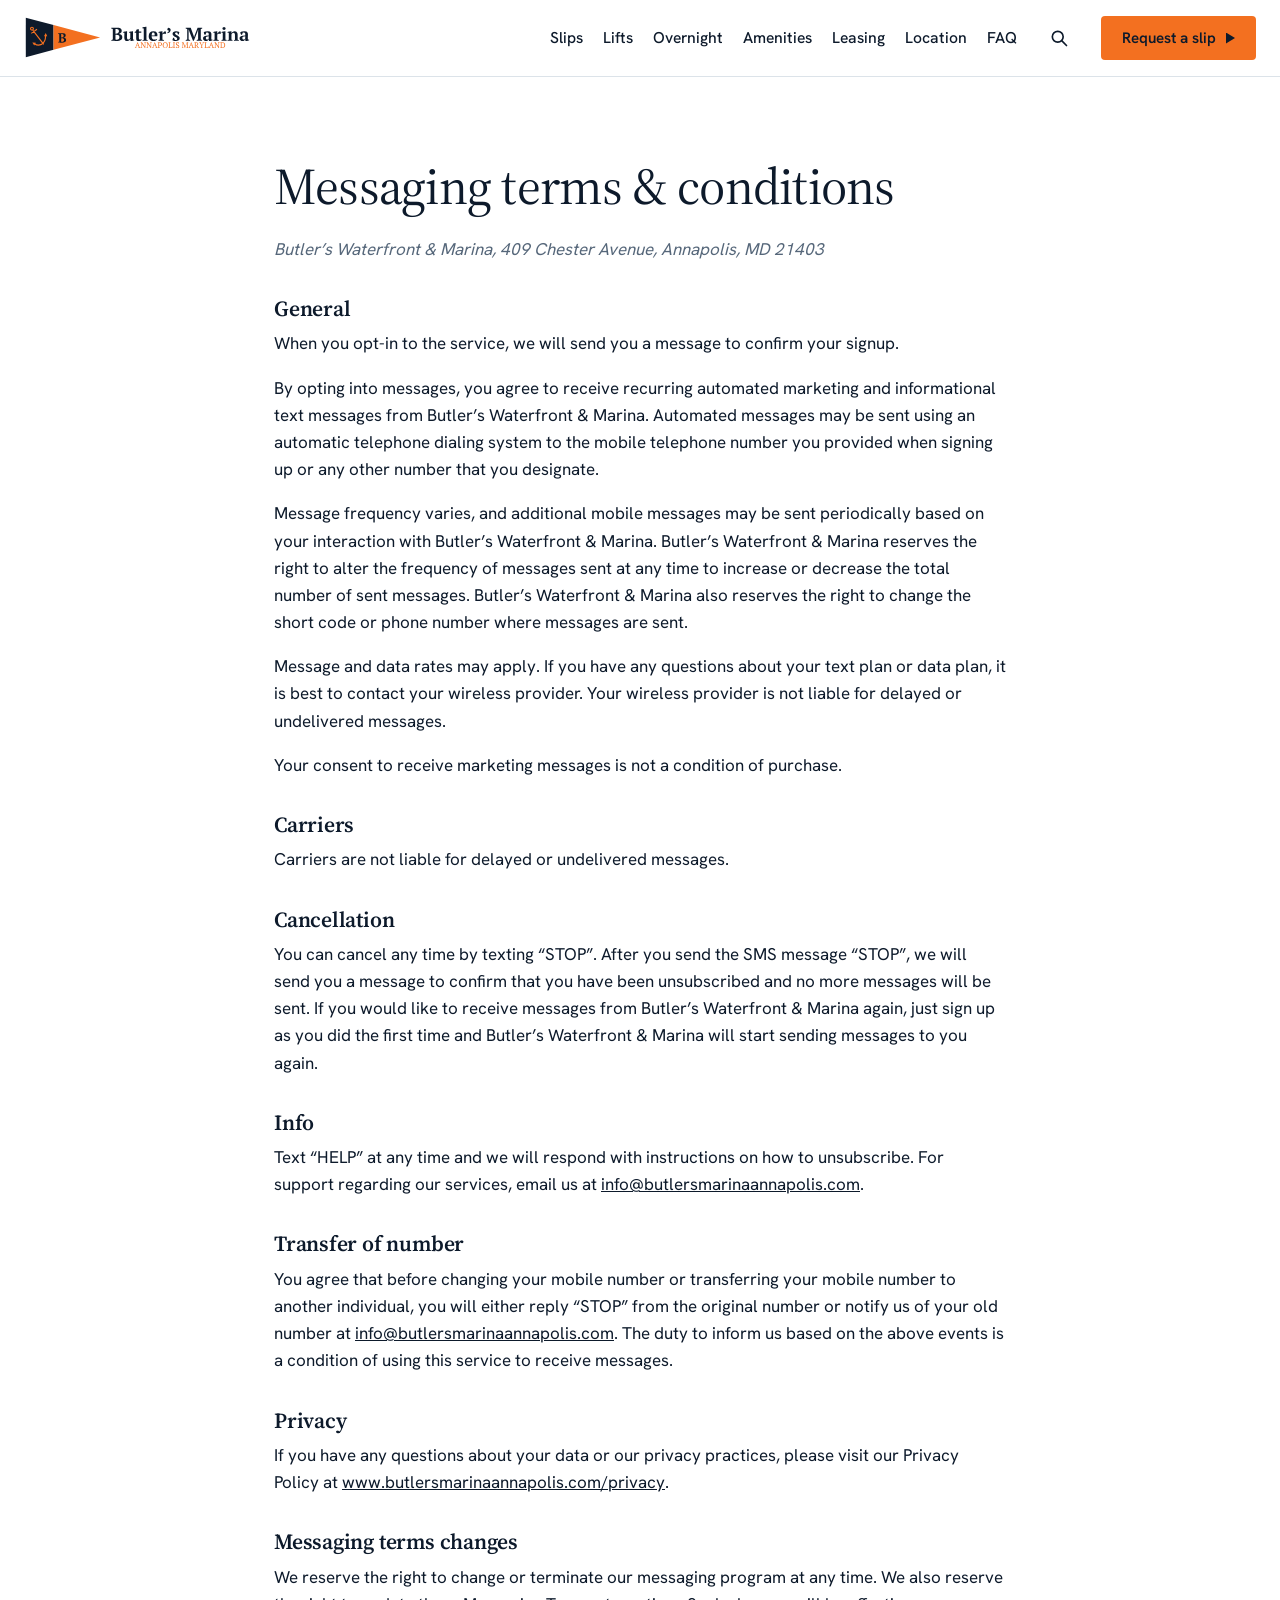
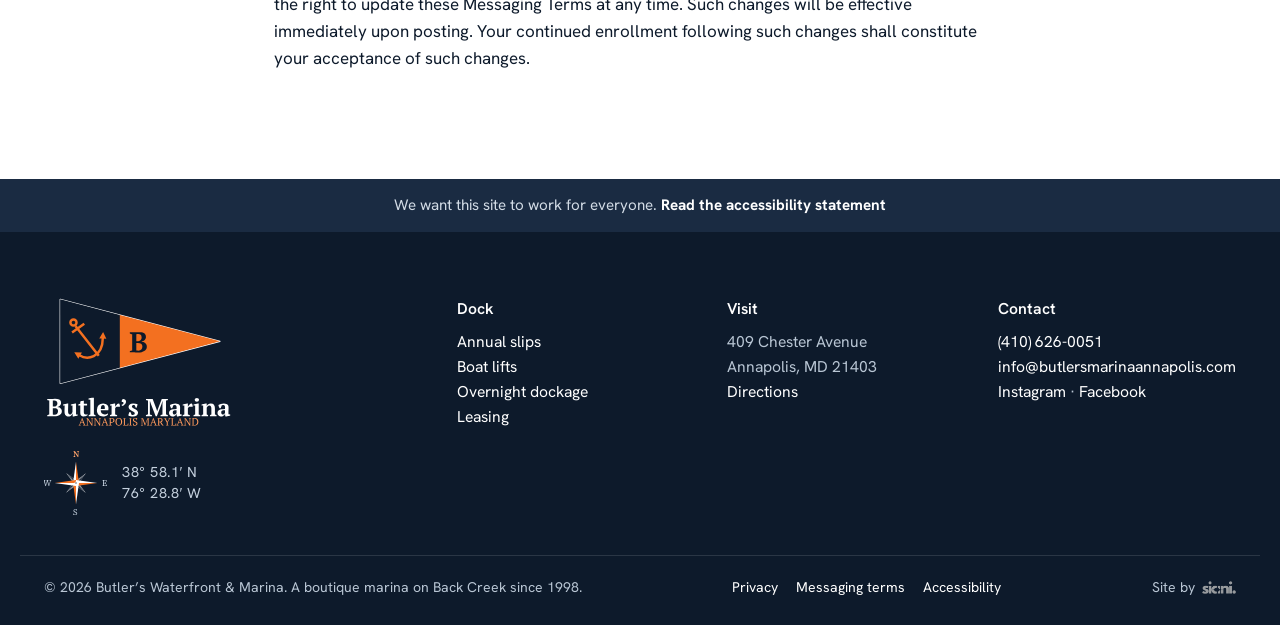
<file: tc/index.html>
<!doctype html>
<html lang="en" data-sv="d64ce9d7">
<head>
  <meta charset="utf-8">
  <meta name="viewport" content="width=device-width, initial-scale=1, viewport-fit=cover">
  <title>Messaging terms | Butler's Marina</title>
  <meta name="description" content="Messaging terms for Butler&#8217;s Waterfront &amp; Marina.">
  <link rel="canonical" href="https://butlersmarinaannapolis.com/tc/">
  <meta property="og:type" content="website">
  <meta property="og:site_name" content="Butler's Marina">
  <meta property="og:title" content="Messaging terms | Butler's Marina">
  <meta property="og:description" content="Messaging terms for Butler&#8217;s Waterfront &amp; Marina.">
  <meta property="og:url" content="https://butlersmarinaannapolis.com/tc/">
  <meta property="og:image" content="https://butlersmarinaannapolis.com/assets/img/share-logo.png">
  <meta property="og:image:width" content="1200">
  <meta property="og:image:height" content="630">
  <meta name="twitter:card" content="summary_large_image">
  <meta name="twitter:image" content="https://butlersmarinaannapolis.com/assets/img/share-logo.png">
  <meta name="theme-color" content="#0D1A2B">
  <link rel="icon" href="../assets/img/burgee.svg" type="image/svg+xml">
  <link rel="icon" href="../assets/img/favicon-64.png" type="image/png" sizes="64x64">
  <link rel="apple-touch-icon" href="../assets/img/apple-touch-icon.png">
  <link rel="preload" href="../assets/fonts/hanken.woff2" as="font" type="font/woff2" crossorigin>
  <link rel="preload" href="../assets/fonts/source-serif.woff2" as="font" type="font/woff2" crossorigin>
  <link rel="stylesheet" href="../styles.css?v=68037ca1">
  
</head>
<body class="legal-page">
<a class="skip" href="#main">Skip to content</a>


<header class="bar" id="top">
  <a class="brand" href="../" aria-label="Butler's Marina, home">
    <svg class="logo" aria-hidden="true" focusable="false" viewBox="-3 -3 907.8 172"><g transform="translate(-100 -87)"><path class="lg-edge" d="M104 91L400 169.5L104 248Z"/><path class="lg-hoist" d="M104 91L214.5 120.3L214.5 218.7L104 248Z"/><path class="lg-fly" d="M214.5 120.3L400 169.5L214.5 218.7Z"/><path class="lg-anchor-s" d="M132.6 141.4L175.4 196.6M126 153.2L148.6 136.8M139.6 195.4C153 204 182.5 202 183 163M123 134.3a5.6 5.6 0 1 0 11.2 0a5.6 5.6 0 1 0 -11.2 0"/><path class="lg-anchor" d="M130.09 189.87L144.22 190.45L140.07 197.58L137.58 201.86ZM183.48 152.01L189.53 164.79L181.29 164.43L176.34 164.21Z"/><path class="lg-b" d="M233 190V187.98Q234.01 187.39 235.15 186.97Q236.3 186.54 237.36 186.43V156.32Q236.3 156.11 235.13 155.71Q233.96 155.31 233 154.78V152.75H241.57Q243.59 152.75 245.4 152.59Q247.21 152.43 249.55 152.43Q252.1 152.43 254.5 152.81Q256.89 153.18 258.75 154.14Q260.62 155.09 261.73 156.82Q262.85 158.55 262.85 161.27Q262.85 162.97 262.24 164.43Q261.63 165.9 260.54 167.01Q259.45 168.13 257.98 168.88Q256.52 169.62 254.82 169.94V170.15Q256.52 170.37 258.25 170.95Q259.98 171.54 261.36 172.65Q262.74 173.77 263.62 175.45Q264.5 177.12 264.5 179.41Q264.5 182.28 263.22 184.36Q261.95 186.43 259.79 187.77Q257.64 189.1 254.87 189.71Q252.1 190.32 249.12 190.32Q248.01 190.32 246.67 190.27Q245.34 190.21 244.01 190.16Q242.68 190.11 241.43 190.05Q240.18 190 239.33 190ZM249.07 186.86Q252.42 186.86 254.34 184.87Q256.25 182.87 256.25 179.57Q256.25 177.55 255.61 176.25Q254.98 174.94 253.86 174.17Q252.74 173.4 251.2 173.11Q249.65 172.81 247.85 172.81H245.03V186.49Q245.77 186.65 246.6 186.75Q247.42 186.86 249.07 186.86ZM246.73 169.35Q247.63 169.35 248.54 169.27Q249.44 169.2 250.24 169.09Q252.32 168.24 253.59 166.45Q254.87 164.67 254.87 162.38Q254.87 159.03 253.11 157.46Q251.36 155.89 248.59 155.89Q247.42 155.89 246.57 155.95Q245.72 156 245.03 156.11V169.35Z"/></g><g transform="translate(338 32.78) scale(1.62) translate(-76 -270)"><path class="lg-word" d="M80 309V307.26Q80.87 306.76 81.85 306.39Q82.83 306.03 83.75 305.94V280.06Q82.83 279.88 81.83 279.54Q80.82 279.2 80 278.74V277H87.36Q89.1 277 90.65 276.86Q92.21 276.73 94.22 276.73Q96.41 276.73 98.47 277.05Q100.52 277.37 102.12 278.19Q103.72 279.01 104.68 280.5Q105.64 281.98 105.64 284.32Q105.64 285.78 105.12 287.04Q104.59 288.29 103.66 289.25Q102.72 290.21 101.46 290.85Q100.2 291.49 98.74 291.77V291.95Q100.2 292.13 101.69 292.64Q103.18 293.14 104.36 294.1Q105.55 295.06 106.31 296.5Q107.06 297.94 107.06 299.9Q107.06 302.37 105.96 304.15Q104.87 305.94 103.02 307.08Q101.16 308.22 98.79 308.75Q96.41 309.27 93.85 309.27Q92.89 309.27 91.75 309.23Q90.61 309.18 89.46 309.14Q88.32 309.09 87.25 309.05Q86.17 309 85.44 309ZM93.81 306.3Q96.68 306.3 98.33 304.59Q99.98 302.87 99.98 300.04Q99.98 298.3 99.43 297.18Q98.88 296.06 97.92 295.4Q96.96 294.74 95.63 294.49Q94.31 294.24 92.75 294.24H90.33V305.98Q90.97 306.12 91.68 306.21Q92.39 306.3 93.81 306.3ZM91.79 291.26Q92.57 291.26 93.35 291.2Q94.12 291.13 94.81 291.04Q96.59 290.3 97.69 288.77Q98.79 287.24 98.79 285.28Q98.79 282.4 97.28 281.05Q95.77 279.7 93.39 279.7Q92.39 279.7 91.66 279.74Q90.93 279.79 90.33 279.88V291.26ZM112 299.95Q112 297.07 112.14 294.6Q112.27 292.13 112.27 289.39L109.26 289.02V287.24Q109.99 286.97 111.06 286.69Q112.14 286.42 113.28 286.21Q114.42 286.01 115.5 285.85Q116.57 285.69 117.3 285.6H118.86Q118.86 289.02 118.72 292.34Q118.58 295.65 118.58 298.85Q118.58 302.6 119.34 304.25Q120.09 305.89 122.15 305.89Q123.56 305.89 124.77 304.82Q125.99 303.74 126.76 301.37V289.39L123.79 289.02V287.24Q124.48 286.97 125.51 286.69Q126.53 286.42 127.65 286.21Q128.77 286.01 129.87 285.85Q130.97 285.69 131.79 285.6H133.35V305.75L136.36 306.12V307.72Q135.72 307.99 134.76 308.27Q133.8 308.54 132.75 308.79Q131.7 309.05 130.67 309.21Q129.64 309.37 128.82 309.46H127.27L126.95 304.02H126.76Q126.53 304.98 125.94 305.96Q125.35 306.94 124.41 307.74Q123.47 308.54 122.19 309.05Q120.91 309.55 119.36 309.55Q117.62 309.55 116.27 309.11Q114.92 308.68 113.96 307.58Q113 306.49 112.5 304.63Q112 302.78 112 299.95ZM137.55 287.24Q139.29 286.14 141.21 285.69V281.98Q141.48 281.71 142.15 281.46Q142.81 281.21 143.56 281Q144.32 280.8 145.05 280.61Q145.78 280.43 146.24 280.34H147.79V286.14H153.82V289.02H147.79V300.86Q147.79 303.7 148.5 304.79Q149.21 305.89 150.85 305.89Q151.68 305.89 152.7 305.78Q153.73 305.66 154.6 305.34L154.92 306.85Q154.51 307.26 153.71 307.72Q152.91 308.18 151.88 308.59Q150.85 309 149.64 309.27Q148.43 309.55 147.11 309.55Q144.13 309.55 142.67 307.99Q141.21 306.44 141.21 302.97V289.02H137.55ZM169.46 309H156.84V307.22Q158.35 306.49 159.86 306.12V278.42L156.38 278.05V276.27Q156.98 276 158.03 275.72Q159.08 275.45 160.29 275.24Q161.5 275.04 162.72 274.88Q163.93 274.72 164.89 274.62H166.44V306.12Q167.95 306.49 169.46 307.22ZM192.82 305.16Q192.45 305.94 191.65 306.74Q190.85 307.54 189.69 308.15Q188.52 308.77 186.99 309.16Q185.46 309.55 183.67 309.55Q180.84 309.55 178.65 308.7Q176.45 307.86 174.99 306.28Q173.53 304.7 172.77 302.51Q172.02 300.31 172.02 297.57Q172.02 291.72 175.08 288.66Q178.14 285.6 183.58 285.6Q185.91 285.6 187.95 286.24Q189.98 286.88 191.33 288.34Q192.68 289.8 193.21 292.18Q193.73 294.56 193.14 297.98H179.1Q179.15 301.59 180.95 303.74Q182.76 305.89 186.28 305.89Q187.79 305.89 189.41 305.43Q191.03 304.98 191.95 304.25ZM183.4 288.2Q182.49 288.2 181.78 288.52Q181.07 288.84 180.54 289.69Q180.02 290.53 179.7 291.97Q179.38 293.41 179.24 295.61H186.6Q186.92 292.04 186.19 290.12Q185.46 288.2 183.4 288.2ZM208.4 291.4Q207.86 291.68 207.12 292.32Q206.39 292.96 205.8 294.42V306.12Q206.71 306.21 207.63 306.46Q208.54 306.71 209.46 307.22V309H196.2V307.22Q197.02 306.76 197.75 306.53Q198.49 306.3 199.22 306.12V289.39L196.2 289.02V287.24Q196.93 286.92 198.01 286.65Q199.08 286.37 200.22 286.17Q201.37 285.96 202.44 285.82Q203.51 285.69 204.25 285.6H205.8V291.68H205.98Q206.35 290.67 207.06 289.57Q207.76 288.48 208.72 287.56Q209.68 286.65 210.83 286.1Q211.97 285.55 213.2 285.6Q213.71 286.24 214.07 287.4Q214.44 288.57 214.67 289.62V291.4ZM217.68 287.97Q219.47 287.52 220.47 286.37Q221.48 285.23 221.39 284Q220.79 283.26 219.9 282.83Q219.01 282.4 218 282.08Q217.78 281.25 217.94 280.41Q218.1 279.56 218.55 278.85Q219.01 278.14 219.63 277.64Q220.24 277.14 220.88 277.05Q221.8 277.09 222.71 277.44Q223.63 277.78 224.34 278.4Q225.04 279.01 225.48 279.95Q225.91 280.89 225.91 282.17Q225.91 283.4 225.36 284.68Q224.82 285.96 223.83 287.06Q222.85 288.16 221.48 288.96Q220.11 289.76 218.51 290.08ZM242.09 304.02Q242.09 302.83 241.25 301.96Q240.4 301.09 239.15 300.36Q237.89 299.63 236.4 298.9Q234.92 298.17 233.66 297.18Q232.4 296.2 231.56 294.88Q230.71 293.55 230.71 291.63Q230.71 290.26 231.35 289.14Q231.99 288.02 233.09 287.24Q234.19 286.46 235.72 286.03Q237.25 285.6 239.03 285.6Q241.5 285.6 243.63 285.98Q245.75 286.37 247.35 287.06Q247.17 288.52 246.62 290.19Q246.07 291.86 245.57 293.23H244.01L242.09 288.57Q241.55 288.34 240.95 288.27Q240.36 288.2 239.63 288.2Q238.25 288.2 237.55 289Q236.84 289.8 236.84 290.81Q236.84 291.95 237.68 292.8Q238.53 293.64 239.79 294.37Q241.04 295.1 242.53 295.83Q244.01 296.57 245.27 297.5Q246.53 298.44 247.37 299.72Q248.22 301 248.22 302.78Q248.22 305.94 245.66 307.74Q243.1 309.55 238.8 309.55Q236.61 309.55 234.28 309.09Q231.95 308.63 230.26 307.81Q230.35 306.17 231.03 304.47Q231.72 302.78 232.5 301.46H234.05L236.29 306.44Q236.79 306.81 237.41 306.87Q238.03 306.94 238.57 306.94Q239.9 306.94 241 306.17Q242.09 305.39 242.09 304.02ZM303.49 309H289.82V307.26Q290.73 306.81 291.6 306.49Q292.47 306.17 293.47 305.94V286.83L293.7 281.48H293.34L291.83 286.37L283.01 309H280.9L272.13 286.56L270.48 281.21H270.07L270.12 287.01V305.75Q270.98 305.94 272.04 306.35Q273.09 306.76 274 307.26V309H262.85V307.26Q263.58 306.9 264.65 306.39Q265.73 305.89 266.69 305.71V280.06Q265.77 279.88 264.74 279.56Q263.72 279.24 262.94 278.74V277H275.33L282.32 295.61L283.65 299.99H283.69L285.06 295.51L292.19 277H303.53V278.74Q302.75 279.2 301.86 279.54Q300.97 279.88 300.06 280.06V305.98Q301.02 306.17 301.91 306.53Q302.8 306.9 303.49 307.26ZM325.93 302.37Q325.93 303.38 325.95 304.11Q325.98 304.84 326.07 305.66L329.22 306.12V307.72Q328.67 307.99 327.74 308.27Q326.8 308.54 325.77 308.79Q324.74 309.05 323.74 309.21Q322.73 309.37 321.95 309.46H320.4Q319.94 308.41 319.85 307.35Q319.76 306.3 319.71 304.79H319.49Q319.26 305.71 318.71 306.55Q318.16 307.4 317.31 308.06Q316.47 308.73 315.33 309.14Q314.18 309.55 312.77 309.55Q311.26 309.55 309.98 309.09Q308.7 308.63 307.74 307.81Q306.78 306.99 306.23 305.82Q305.68 304.66 305.68 303.19Q305.68 301.14 306.46 299.81Q307.23 298.49 308.9 297.64Q310.57 296.79 313.2 296.38Q315.83 295.97 319.58 295.79Q319.94 291.86 319.26 290.03Q318.57 288.2 316.29 288.2Q314.87 288.2 313.68 288.66L311.53 294.14H309.52Q309.15 293.6 308.81 292.89Q308.47 292.18 308.17 291.38Q307.87 290.58 307.67 289.76Q307.46 288.93 307.37 288.16Q309.11 286.97 311.85 286.28Q314.59 285.6 317.66 285.6Q320.26 285.6 321.91 286.17Q323.55 286.74 324.49 287.72Q325.43 288.7 325.79 290.03Q326.16 291.36 326.16 292.86Q326.16 295.61 326.04 297.82Q325.93 300.04 325.93 302.37ZM315.65 305.89Q316.61 305.89 317.29 305.53Q317.98 305.16 318.46 304.66Q318.94 304.15 319.19 303.56Q319.44 302.97 319.58 302.51V297.94Q317.43 297.98 316.06 298.21Q314.69 298.44 313.91 298.97Q313.13 299.49 312.83 300.29Q312.54 301.09 312.54 302.23Q312.54 303.97 313.36 304.93Q314.18 305.89 315.65 305.89ZM343.16 291.4Q342.62 291.68 341.88 292.32Q341.15 292.96 340.56 294.42V306.12Q341.47 306.21 342.39 306.46Q343.3 306.71 344.22 307.22V309H330.96V307.22Q331.78 306.76 332.51 306.53Q333.24 306.3 333.98 306.12V289.39L330.96 289.02V287.24Q331.69 286.92 332.76 286.65Q333.84 286.37 334.98 286.17Q336.12 285.96 337.2 285.82Q338.27 285.69 339 285.6H340.56V291.68H340.74Q341.11 290.67 341.82 289.57Q342.52 288.48 343.48 287.56Q344.44 286.65 345.59 286.1Q346.73 285.55 347.96 285.6Q348.47 286.24 348.83 287.4Q349.2 288.57 349.43 289.62V291.4ZM363.64 309H351.03V307.22Q351.71 306.85 352.44 306.6Q353.17 306.35 354.04 306.12V289.39L351.03 289.02V287.24Q351.71 286.97 352.74 286.69Q353.77 286.42 354.91 286.21Q356.05 286.01 357.15 285.85Q358.25 285.69 359.07 285.6H360.63V306.12Q361.54 306.35 362.27 306.6Q363 306.85 363.64 307.22ZM353.27 278.65Q353.27 277.05 354.36 276.13Q355.46 275.22 357.2 275.22Q358.93 275.22 360.03 276.13Q361.13 277.05 361.13 278.65Q361.13 280.2 360.03 281.12Q358.93 282.03 357.2 282.03Q355.46 282.03 354.36 281.12Q353.27 280.2 353.27 278.65ZM393.68 309H381.56V307.22Q382.16 306.9 382.73 306.65Q383.3 306.39 384.08 306.12V295.38Q384.08 292.5 383.25 290.88Q382.43 289.25 380.33 289.25Q378.59 289.25 377.33 290.37Q376.08 291.49 375.44 293.41V306.12Q376.17 306.3 376.74 306.55Q377.31 306.81 377.95 307.22V309H365.84V307.22Q366.98 306.62 368.85 306.12V289.39L365.84 289.02V287.24Q366.43 286.97 367.39 286.72Q368.35 286.46 369.47 286.24Q370.59 286.01 371.76 285.85Q372.92 285.69 373.88 285.6H375.44V290.3H375.48Q376.44 288.38 378.36 286.99Q380.28 285.6 383.02 285.6Q384.81 285.6 386.22 286.03Q387.64 286.46 388.62 287.56Q389.61 288.66 390.13 290.51Q390.66 292.36 390.66 295.19V306.12Q392.49 306.44 393.68 307.22ZM415.71 302.37Q415.71 303.38 415.73 304.11Q415.75 304.84 415.85 305.66L419 306.12V307.72Q418.45 307.99 417.51 308.27Q416.58 308.54 415.55 308.79Q414.52 309.05 413.51 309.21Q412.51 309.37 411.73 309.46H410.18Q409.72 308.41 409.63 307.35Q409.54 306.3 409.49 304.79H409.26Q409.03 305.71 408.49 306.55Q407.94 307.4 407.09 308.06Q406.25 308.73 405.1 309.14Q403.96 309.55 402.54 309.55Q401.04 309.55 399.76 309.09Q398.48 308.63 397.52 307.81Q396.56 306.99 396.01 305.82Q395.46 304.66 395.46 303.19Q395.46 301.14 396.24 299.81Q397.01 298.49 398.68 297.64Q400.35 296.79 402.98 296.38Q405.61 295.97 409.35 295.79Q409.72 291.86 409.03 290.03Q408.35 288.2 406.06 288.2Q404.65 288.2 403.46 288.66L401.31 294.14H399.3Q398.93 293.6 398.59 292.89Q398.25 292.18 397.95 291.38Q397.65 290.58 397.45 289.76Q397.24 288.93 397.15 288.16Q398.89 286.97 401.63 286.28Q404.37 285.6 407.43 285.6Q410.04 285.6 411.69 286.17Q413.33 286.74 414.27 287.72Q415.21 288.7 415.57 290.03Q415.94 291.36 415.94 292.86Q415.94 295.61 415.82 297.82Q415.71 300.04 415.71 302.37ZM405.42 305.89Q406.38 305.89 407.07 305.53Q407.75 305.16 408.23 304.66Q408.71 304.15 408.97 303.56Q409.22 302.97 409.35 302.51V297.94Q407.21 297.98 405.83 298.21Q404.46 298.44 403.69 298.97Q402.91 299.49 402.61 300.29Q402.32 301.09 402.32 302.23Q402.32 303.97 403.14 304.93Q403.96 305.89 405.42 305.89Z"/><path class="lg-tag" d="M142.36 326.5H138V325.93Q138.71 325.62 139.41 325.46L144.39 312.51H144.96L149.93 325.46Q150.32 325.54 150.7 325.64Q151.09 325.73 151.42 325.93V326.5H146.39V325.93Q146.78 325.77 147.2 325.65Q147.61 325.54 148 325.46L146.67 321.86H141.97L140.67 325.46Q141.5 325.58 142.36 325.93ZM142.36 320.84H146.33L144.78 316.67L144.41 314.98H144.37L143.88 316.71ZM160.99 312.74H165.24V313.31Q164.41 313.86 163.63 314.1V326.74H162.51L155.37 315.91L154.61 314.38H154.55L154.72 315.91V325.24Q155.53 325.46 156.24 325.93V326.5H151.99V325.93Q152.35 325.71 152.75 325.55Q153.15 325.38 153.6 325.24V313.98Q153.21 313.82 152.83 313.65Q152.44 313.47 152.11 313.29V312.74H155.43L161.62 322.08L162.52 323.77H162.6L162.51 322.08V314.1Q162.09 313.92 161.71 313.73Q161.33 313.53 160.99 313.31ZM175.38 312.74H179.62V313.31Q178.8 313.86 178.01 314.1V326.74H176.89L169.76 315.91L168.99 314.38H168.93L169.11 315.91V325.24Q169.91 325.46 170.62 325.93V326.5H166.38V325.93Q166.73 325.71 167.13 325.55Q167.54 325.38 167.99 325.24V313.98Q167.59 313.82 167.21 313.65Q166.83 313.47 166.49 313.29V312.74H169.82L176.01 322.08L176.91 323.77H176.99L176.89 322.08V314.1Q176.48 313.92 176.09 313.73Q175.71 313.53 175.38 313.31ZM184.55 326.5H180.19V325.93Q180.9 325.62 181.61 325.46L186.58 312.51H187.15L192.12 325.46Q192.51 325.54 192.9 325.64Q193.28 325.73 193.61 325.93V326.5H188.58V325.93Q188.98 325.77 189.39 325.65Q189.8 325.54 190.19 325.46L188.86 321.86H184.16L182.86 325.46Q183.69 325.58 184.55 325.93ZM184.55 320.84H188.52L186.97 316.67L186.6 314.98H186.56L186.07 316.71ZM197.68 325.46Q198.21 325.52 198.68 325.65Q199.15 325.77 199.57 325.93V326.5H194.18V325.93Q194.58 325.73 194.99 325.64Q195.4 325.54 195.79 325.46V313.81Q195.34 313.73 194.95 313.6Q194.56 313.47 194.18 313.31V312.74H195.95Q196.74 312.74 197.66 312.67Q198.58 312.59 199.43 312.59Q200.39 312.59 201.32 312.79Q202.24 313 202.96 313.49Q203.67 313.98 204.12 314.8Q204.56 315.61 204.56 316.83Q204.56 317.99 204.11 318.82Q203.65 319.64 202.9 320.17Q202.14 320.7 201.18 320.95Q200.22 321.19 199.19 321.19Q199.1 321.19 198.89 321.19Q198.68 321.19 198.45 321.18Q198.21 321.17 198 321.15Q197.78 321.14 197.68 321.12ZM199.02 313.61Q198.55 313.61 198.25 313.63Q197.96 313.65 197.68 313.71V320.07Q197.78 320.11 197.97 320.12Q198.15 320.13 198.36 320.15Q198.57 320.17 198.76 320.17Q198.96 320.17 199.08 320.17Q199.76 320.17 200.37 319.99Q200.98 319.8 201.44 319.39Q201.91 318.97 202.18 318.34Q202.46 317.72 202.46 316.83Q202.46 315.22 201.54 314.41Q200.63 313.61 199.02 313.61ZM206.37 319.62Q206.37 318.09 206.79 316.78Q207.21 315.48 208.01 314.52Q208.8 313.57 209.96 313.04Q211.12 312.51 212.6 312.51Q214.07 312.51 215.23 313.04Q216.39 313.57 217.18 314.52Q217.98 315.48 218.4 316.78Q218.83 318.09 218.83 319.62Q218.83 321.15 218.4 322.46Q217.98 323.77 217.18 324.72Q216.39 325.67 215.23 326.21Q214.07 326.74 212.6 326.74Q211.12 326.74 209.96 326.21Q208.8 325.67 208.01 324.72Q207.21 323.77 206.79 322.46Q206.37 321.15 206.37 319.62ZM208.47 319.62Q208.47 320.88 208.73 321.99Q209 323.1 209.53 323.93Q210.06 324.75 210.87 325.23Q211.67 325.71 212.77 325.71Q213.78 325.71 214.52 325.23Q215.27 324.75 215.75 323.93Q216.23 323.1 216.48 321.99Q216.72 320.88 216.72 319.62Q216.72 318.36 216.47 317.25Q216.21 316.14 215.68 315.32Q215.15 314.49 214.35 314.01Q213.54 313.53 212.44 313.53Q211.36 313.53 210.6 314.01Q209.84 314.49 209.37 315.32Q208.9 316.14 208.69 317.25Q208.47 318.36 208.47 319.62ZM220.44 312.74H225.82V313.31Q225.35 313.49 224.88 313.62Q224.41 313.75 223.93 313.81V325.48H228.45L229.61 322.31H230.12Q230.18 322.73 230.23 323.27Q230.28 323.81 230.31 324.39Q230.34 324.97 230.34 325.52Q230.34 326.07 230.32 326.5H220.44V325.93Q220.91 325.71 221.3 325.62Q221.69 325.52 222.05 325.46V313.81Q221.6 313.73 221.18 313.6Q220.77 313.47 220.44 313.31ZM236.63 326.5H231.6V325.93Q232.37 325.58 233.17 325.46V313.81Q232.78 313.73 232.38 313.6Q231.99 313.47 231.6 313.31V312.74H236.63V313.31Q236.28 313.47 235.86 313.6Q235.45 313.73 235.06 313.81V325.46Q235.47 325.54 235.88 325.65Q236.3 325.77 236.63 325.93ZM240.52 325.14Q240.76 325.38 241.13 325.55Q241.5 325.71 242.25 325.71Q242.88 325.71 243.43 325.55Q243.98 325.38 244.38 325.06Q244.78 324.73 245.02 324.27Q245.26 323.81 245.26 323.22Q245.26 322.43 244.77 321.9Q244.29 321.37 243.58 320.96Q242.86 320.55 242.01 320.15Q241.17 319.76 240.45 319.22Q239.73 318.68 239.25 317.92Q238.77 317.17 238.77 316.03Q238.77 315.2 239.07 314.55Q239.36 313.9 239.9 313.45Q240.44 313 241.19 312.75Q241.94 312.51 242.86 312.51Q244.06 312.51 245.05 312.7Q246.04 312.88 246.61 313.16Q246.61 313.49 246.56 313.93Q246.51 314.38 246.45 314.85Q246.38 315.32 246.3 315.76Q246.22 316.2 246.14 316.54H245.63L244.84 313.84Q244.49 313.69 243.95 313.61Q243.41 313.53 242.8 313.53Q241.8 313.53 241.19 314.09Q240.58 314.65 240.58 315.65Q240.58 316.46 241.06 317.01Q241.54 317.56 242.27 317.99Q243 318.42 243.83 318.83Q244.67 319.23 245.39 319.76Q246.12 320.29 246.6 321.02Q247.08 321.74 247.08 322.83Q247.08 323.71 246.76 324.44Q246.44 325.16 245.83 325.67Q245.22 326.19 244.33 326.46Q243.45 326.74 242.33 326.74Q241.09 326.74 240.11 326.44Q239.13 326.15 238.71 325.81Q238.73 325.48 238.78 325.01Q238.83 324.53 238.9 324.03Q238.97 323.53 239.05 323.06Q239.13 322.59 239.2 322.26H239.71ZM269.33 326.5H264.46V325.93Q264.85 325.77 265.24 325.66Q265.63 325.56 266.05 325.46V316.62L266.13 314.32H265.97L265.32 316.42L261.29 326.5H260.78L256.95 316.42L256.24 314.12H256.06L256.08 316.62V325.46Q256.46 325.54 256.83 325.65Q257.2 325.77 257.58 325.93V326.5H253.47V325.93Q253.84 325.77 254.25 325.65Q254.65 325.52 255.06 325.44V313.81Q254.65 313.73 254.25 313.6Q253.84 313.47 253.45 313.31V312.74H257.48L260.9 321.72L261.57 323.75H261.59L262.25 321.69L265.79 312.74H269.35V313.31Q269 313.47 268.62 313.6Q268.25 313.73 267.86 313.81V325.48Q268.27 325.56 268.63 325.66Q269 325.77 269.33 325.93ZM274.28 326.5H269.92V325.93Q270.63 325.62 271.33 325.46L276.31 312.51H276.88L281.85 325.46Q282.24 325.54 282.62 325.64Q283.01 325.73 283.34 325.93V326.5H278.31V325.93Q278.7 325.77 279.12 325.65Q279.53 325.54 279.92 325.46L278.58 321.86H273.89L272.59 325.46Q273.42 325.58 274.28 325.93ZM274.28 320.84H278.25L276.7 316.67L276.33 314.98H276.29L275.79 316.71ZM287.41 325.46Q287.86 325.56 288.27 325.66Q288.69 325.77 289.08 325.93V326.5H283.91V325.93Q284.34 325.73 284.74 325.64Q285.13 325.54 285.52 325.46V313.81Q285.01 313.71 284.62 313.58Q284.22 313.45 283.91 313.31V312.74H285.64Q286.43 312.74 287.36 312.67Q288.29 312.59 289.18 312.59Q290.14 312.59 290.98 312.8Q291.81 313.02 292.42 313.49Q293.03 313.96 293.37 314.69Q293.72 315.42 293.72 316.44Q293.72 317.87 292.96 318.82Q292.2 319.76 290.91 320.17Q291.75 321.51 292.67 322.83Q293.6 324.14 294.6 325.44L295.66 326.01V326.5H293.28L292.54 325.95Q291.99 325.26 291.54 324.6Q291.08 323.95 290.69 323.27Q290.3 322.59 289.95 321.89Q289.61 321.19 289.26 320.41H287.41ZM288.74 313.61Q288.27 313.61 287.97 313.63Q287.66 313.65 287.41 313.71V319.58H288.82Q290.18 319.58 290.98 318.72Q291.77 317.85 291.77 316.44Q291.77 314.98 290.93 314.3Q290.08 313.61 288.74 313.61ZM304.19 312.74H308.51V313.31Q307.77 313.69 307.02 313.81L303.31 320.64V325.46Q304.07 325.56 304.8 325.93V326.5H299.81V325.93Q300.52 325.58 301.42 325.46V320.66L297.45 313.81Q297 313.73 296.61 313.6Q296.23 313.47 295.86 313.31V312.74H301.07V313.31Q300.77 313.43 300.4 313.56Q300.02 313.69 299.55 313.81L302.78 319.58L305.8 313.81Q305.35 313.71 304.95 313.58Q304.54 313.45 304.19 313.31ZM309.08 312.74H314.47V313.31Q314 313.49 313.52 313.62Q313.05 313.75 312.58 313.81V325.48H317.1L318.26 322.31H318.77Q318.83 322.73 318.88 323.27Q318.93 323.81 318.96 324.39Q318.99 324.97 318.99 325.52Q318.99 326.07 318.97 326.5H309.08V325.93Q309.56 325.71 309.95 325.62Q310.34 325.52 310.7 325.46V313.81Q310.24 313.73 309.83 313.6Q309.42 313.47 309.08 313.31ZM323.66 326.5H319.3V325.93Q320.01 325.62 320.72 325.46L325.69 312.51H326.26L331.23 325.46Q331.62 325.54 332.01 325.64Q332.39 325.73 332.72 325.93V326.5H327.69V325.93Q328.09 325.77 328.5 325.65Q328.91 325.54 329.3 325.46L327.97 321.86H323.27L321.97 325.46Q322.8 325.58 323.66 325.93ZM323.66 320.84H327.63L326.08 316.67L325.71 314.98H325.67L325.18 316.71ZM342.29 312.74H346.54V313.31Q345.71 313.86 344.93 314.1V326.74H343.81L336.67 315.91L335.91 314.38H335.85L336.03 315.91V325.24Q336.83 325.46 337.54 325.93V326.5H333.29V325.93Q333.65 325.71 334.05 325.55Q334.45 325.38 334.91 325.24V313.98Q334.51 313.82 334.13 313.65Q333.75 313.47 333.41 313.29V312.74H336.73L342.92 322.08L343.83 323.77H343.91L343.81 322.08V314.1Q343.39 313.92 343.01 313.73Q342.63 313.53 342.29 313.31ZM347.68 326.5V325.93Q348.37 325.62 349.29 325.46V313.81Q348.84 313.71 348.43 313.58Q348.01 313.45 347.68 313.31V312.74H349.68Q350.02 312.74 350.47 312.72Q350.92 312.7 351.4 312.68Q351.88 312.65 352.33 312.62Q352.77 312.59 353.06 312.59Q356.4 312.59 358.2 314.38Q360 316.16 360 319.45Q360 321 359.56 322.32Q359.12 323.65 358.21 324.61Q357.31 325.58 355.92 326.13Q354.54 326.68 352.65 326.68Q352.36 326.68 351.98 326.65Q351.61 326.62 351.2 326.59Q350.78 326.56 350.36 326.53Q349.94 326.5 349.57 326.5ZM352.79 313.61Q352.28 313.61 351.81 313.62Q351.33 313.63 351.06 313.69V325.6Q351.16 325.62 351.41 325.63Q351.67 325.64 351.96 325.65Q352.26 325.65 352.52 325.65Q352.79 325.65 352.91 325.65Q354.26 325.65 355.21 325.14Q356.15 324.63 356.75 323.78Q357.35 322.92 357.62 321.8Q357.9 320.68 357.9 319.45Q357.9 318.48 357.63 317.45Q357.37 316.42 356.77 315.56Q356.17 314.71 355.19 314.16Q354.2 313.61 352.79 313.61Z"/></g></svg>
  </a>
  <nav id="nav" class="bar__nav" aria-label="Main">
    <a href="../slips/">Slips</a>
    <a href="../lifts/">Lifts</a>
    <a href="../overnight/">Overnight</a>
    <a href="../amenities/">Amenities</a>
    <a href="../leasing/">Leasing</a>
    <a href="../location/">Location</a>
    <a href="../faq/">FAQ</a>
    <a class="bar__navphone" href="tel:+14106260051">Call (410) 626-0051</a>
  </nav>
  <button class="bar__search" type="button" aria-label="Search the site" aria-controls="srch" aria-expanded="false" data-search-open><svg viewBox="0 0 24 24" width="22" height="22" aria-hidden="true"><circle cx="10.5" cy="10.5" r="6.5" fill="none" stroke="currentColor" stroke-width="2"/><path d="M15.5 15.5L21 21" stroke="currentColor" stroke-width="2" stroke-linecap="round"/></svg><span>Search</span></button>
  <a class="bar__call" href="tel:+14106260051">(410) 626-0051</a>
  <a class="btn btn--signal bar__cta" href="../contact/">Request a slip</a>
  <button class="bar__menu" type="button" aria-expanded="false" aria-controls="nav"><span class="sr">Menu</span><span class="bar__lines" aria-hidden="true"></span></button>
</header>

<div class="srch" id="srch" hidden>
  <div class="srch__scrim" data-search-close></div>
  <div class="srch__panel" role="dialog" aria-modal="true" aria-label="Search the site">
    <div class="srch__inner">
      <form class="srch__form" role="search" onsubmit="return false">
        <svg viewBox="0 0 24 24" width="22" height="22" aria-hidden="true"><circle cx="10.5" cy="10.5" r="6.5" fill="none" stroke="currentColor" stroke-width="2"/><path d="M15.5 15.5L21 21" stroke="currentColor" stroke-width="2" stroke-linecap="round"/></svg>
        <label class="sr" for="srchQ">Search the site</label>
        <input id="srchQ" type="search" placeholder="Search slips, lifts, rates, places" autocomplete="off" spellcheck="false" aria-controls="srchList" aria-autocomplete="list">
        <button class="srch__close" type="button" data-search-close aria-label="Close search">Close</button>
      </form>
      <ul class="srch__list" id="srchList" role="listbox" aria-label="Results"></ul>
      <p class="srch__empty" id="srchEmpty" hidden>Nothing matches that. Call (410) 626-0051 and we&#8217;ll help.</p>
      <p class="srch__hint" id="srchHint">Try <button type="button" data-q="electric">electric</button>, <button type="button" data-q="lift">lift</button>, <button type="button" data-q="winter">winter</button>, <button type="button" data-q="parking">parking</button> or <button type="button" data-q="State House">State House</button>.</p>
      <a id="siteRoot" href="../" hidden></a>
    </div>
  </div>
</div>

<main id="main">
<div class="legal"><div class="wrap"><h1>Messaging terms &amp; conditions</h1>
<p class="eff">Butler&#8217;s Waterfront &amp; Marina, 409 Chester Avenue, Annapolis, MD 21403</p>
<h2>General</h2>
<p>When you opt-in to the service, we will send you a message to confirm your signup.</p>
<p>By opting into messages, you agree to receive recurring automated marketing and informational text messages from Butler&#8217;s Waterfront &amp; Marina. Automated messages may be sent using an automatic telephone dialing system to the mobile telephone number you provided when signing up or any other number that you designate.</p>
<p>Message frequency varies, and additional mobile messages may be sent periodically based on your interaction with Butler&#8217;s Waterfront &amp; Marina. Butler&#8217;s Waterfront &amp; Marina reserves the right to alter the frequency of messages sent at any time to increase or decrease the total number of sent messages. Butler&#8217;s Waterfront &amp; Marina also reserves the right to change the short code or phone number where messages are sent.</p>
<p>Message and data rates may apply. If you have any questions about your text plan or data plan, it is best to contact your wireless provider. Your wireless provider is not liable for delayed or undelivered messages.</p>
<p>Your consent to receive marketing messages is not a condition of purchase.</p>
<h2>Carriers</h2>
<p>Carriers are not liable for delayed or undelivered messages.</p>
<h2>Cancellation</h2>
<p>You can cancel any time by texting &#8220;STOP&#8221;. After you send the SMS message &#8220;STOP&#8221;, we will send you a message to confirm that you have been unsubscribed and no more messages will be sent. If you would like to receive messages from Butler&#8217;s Waterfront &amp; Marina again, just sign up as you did the first time and Butler&#8217;s Waterfront &amp; Marina will start sending messages to you again.</p>
<h2>Info</h2>
<p>Text &#8220;HELP&#8221; at any time and we will respond with instructions on how to unsubscribe. For support regarding our services, email us at <a href="mailto:info@butlersmarinaannapolis.com">info@butlersmarinaannapolis.com</a>.</p>
<h2>Transfer of number</h2>
<p>You agree that before changing your mobile number or transferring your mobile number to another individual, you will either reply &#8220;STOP&#8221; from the original number or notify us of your old number at <a href="mailto:info@butlersmarinaannapolis.com">info@butlersmarinaannapolis.com</a>. The duty to inform us based on the above events is a condition of using this service to receive messages.</p>
<h2>Privacy</h2>
<p>If you have any questions about your data or our privacy practices, please visit our Privacy Policy at <a href="/privacy/">www.butlersmarinaannapolis.com/privacy</a>.</p>
<h2>Messaging terms changes</h2>
<p>We reserve the right to change or terminate our messaging program at any time. We also reserve the right to update these Messaging Terms at any time. Such changes will be effective immediately upon posting. Your continued enrollment following such changes shall constitute your acceptance of such changes.</p>
</div></div>
</main>

<nav class="dock-bar" aria-label="Quick actions">
  <a href="tel:+14106260051">Call</a>
  <a href="https://www.google.com/maps/dir/?api=1&amp;destination=409+Chester+Avenue+Annapolis+MD+21403" target="_blank" rel="noopener">Directions</a>
  <a class="dock-bar__main" href="../contact/">Request a slip</a>
</nav>

<footer class="foot">
  <p class="foot__a11y">We want this site to work for everyone. <a href="../accessibility/">Read the accessibility statement</a></p>
  <div class="wrap foot__grid">
    <div class="foot__brand">
      <img class="foot__logo" src="../assets/img/logo-light.svg" width="352" height="248" alt="Butler's Marina, Annapolis Maryland">
      <p class="foot__fix"><svg class="foot__compass" viewBox="-60 -60 120 120" aria-hidden="true"><g class="compass" aria-hidden="true"><path class="compass__d1" d="M17.5 -17.5L0.0 0.0L-2.8 -2.8Z"/><path class="compass__d2" d="M17.5 -17.5L0.0 0.0L2.8 2.8Z"/><path class="compass__d1" d="M17.5 17.5L0.0 0.0L2.8 -2.8Z"/><path class="compass__d2" d="M17.5 17.5L0.0 0.0L-2.8 2.8Z"/><path class="compass__d1" d="M-17.5 17.5L0.0 0.0L2.8 2.8Z"/><path class="compass__d2" d="M-17.5 17.5L0.0 0.0L-2.8 -2.8Z"/><path class="compass__d1" d="M-17.5 -17.5L0.0 0.0L-2.8 2.8Z"/><path class="compass__d2" d="M-17.5 -17.5L0.0 0.0L2.8 -2.8Z"/><path class="compass__a" d="M0.0 -40.0L0.0 0.0L-5.6 -0.0Z"/><path class="compass__b" d="M0.0 -40.0L0.0 0.0L5.6 -0.0Z"/><path class="compass__a" d="M40.0 -0.0L0.0 0.0L0.0 -5.6Z"/><path class="compass__b" d="M40.0 -0.0L0.0 0.0L0.0 5.6Z"/><path class="compass__a" d="M0.0 40.0L0.0 0.0L5.6 -0.0Z"/><path class="compass__b" d="M0.0 40.0L0.0 0.0L-5.6 0.0Z"/><path class="compass__a" d="M-40.0 0.0L0.0 0.0L0.0 5.6Z"/><path class="compass__b" d="M-40.0 0.0L0.0 0.0L-0.0 -5.6Z"/><circle class="compass__hub" cx="0.0" cy="0.0" r="2.0"/><text class="compass__l compass__n" x="0.0" y="-53.6" font-size="16.0" text-anchor="middle" dominant-baseline="central">N</text><text class="compass__l" x="53.6" y="-0.0" font-size="16.0" text-anchor="middle" dominant-baseline="central">E</text><text class="compass__l" x="0.0" y="53.6" font-size="16.0" text-anchor="middle" dominant-baseline="central">S</text><text class="compass__l" x="-53.6" y="0.0" font-size="16.0" text-anchor="middle" dominant-baseline="central">W</text></g></svg><span>38&#176; 58.1&#8242; N<br>76&#176; 28.8&#8242; W</span></p>
    </div>
    <div>
      <p class="foot__h">Dock</p>
      <p><a href="../slips/">Annual slips</a><br><a href="../lifts/">Boat lifts</a><br><a href="../overnight/">Overnight dockage</a><br><a href="../leasing/">Leasing</a></p>
    </div>
    <div>
      <p class="foot__h">Visit</p>
      <p>409 Chester Avenue<br>Annapolis, MD 21403<br><a href="https://www.google.com/maps/dir/?api=1&amp;destination=409+Chester+Avenue+Annapolis+MD+21403" target="_blank" rel="noopener">Directions</a></p>
    </div>
    <div>
      <p class="foot__h">Contact</p>
      <p><a href="tel:+14106260051">(410) 626-0051</a><br><a href="mailto:info@butlersmarinaannapolis.com">info@butlersmarinaannapolis.com</a><br><a href="https://www.instagram.com/butlers_marina" target="_blank" rel="noopener">Instagram</a> &#183; <a href="https://www.facebook.com/butlersmarina" target="_blank" rel="noopener">Facebook</a></p>
    </div>
  </div>
  <div class="wrap foot__base">
    <span>&#169; <span id="yr">2026</span> Butler&#8217;s Waterfront &amp; Marina. A boutique marina on Back Creek since 1998.</span>
    <span class="foot__legal"><a href="../privacy/">Privacy</a><a href="../tc/">Messaging terms</a><a href="../accessibility/">Accessibility</a></span>
    <span class="by-sc">Site by <img src="../assets/img/siani-creates.png" alt="Siani Creates" width="35" height="13"></span>
  </div>
</footer>

<script src="../script.js?v=42042fff" defer></script>
</body>
</html>
</file>
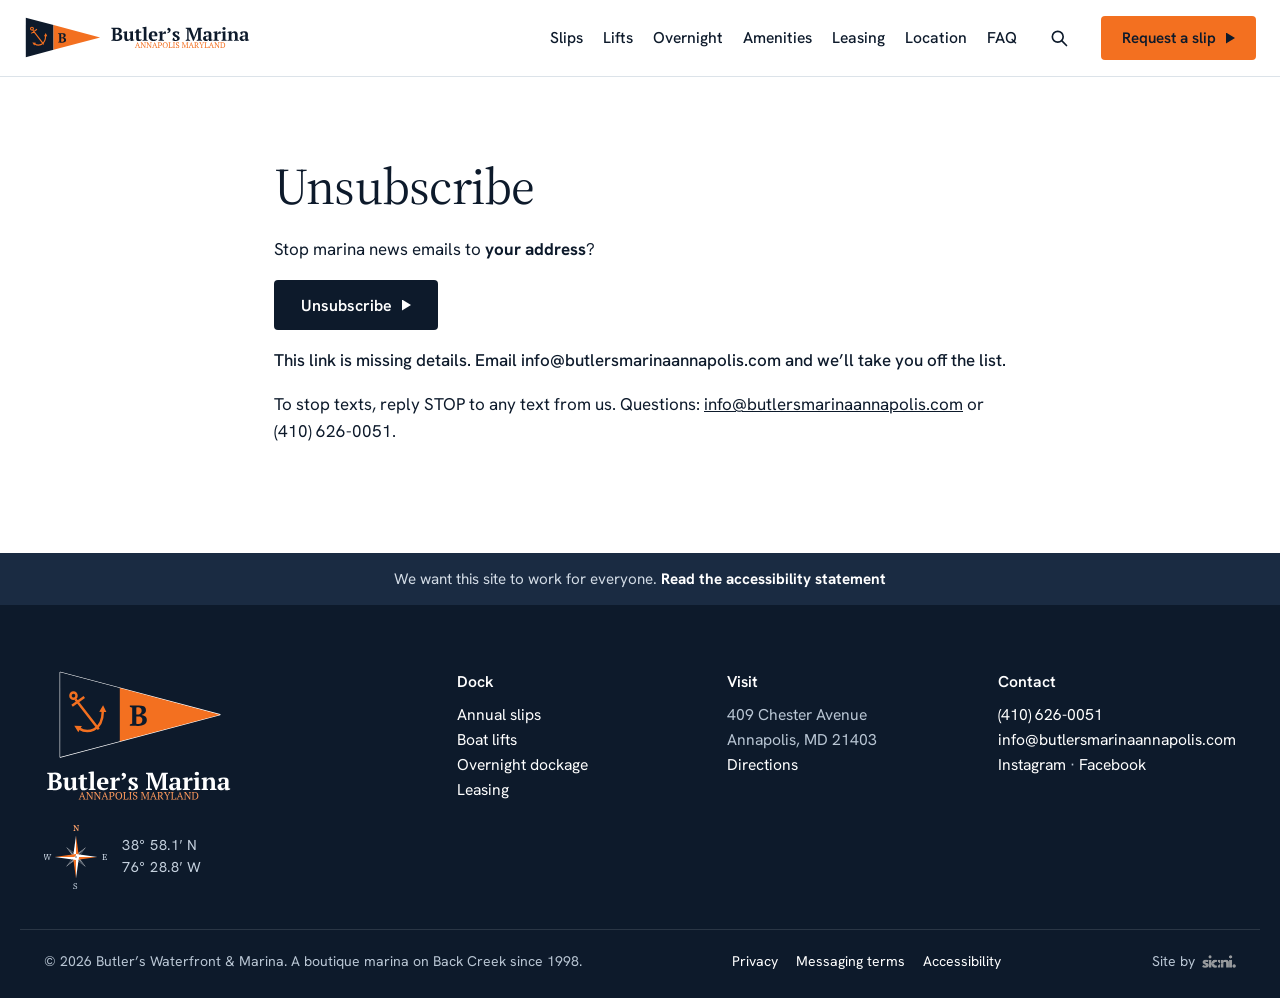
<file: unsubscribe/index.html>
<!doctype html>
<html lang="en" data-sv="d64ce9d7">
<head>
  <meta charset="utf-8">
  <meta name="viewport" content="width=device-width, initial-scale=1, viewport-fit=cover">
  <title>Unsubscribe | Butler's Marina</title>
  <link rel="canonical" href="https://butlersmarinaannapolis.com/unsubscribe/">
  <meta property="og:type" content="website">
  <meta property="og:site_name" content="Butler's Marina">
  <meta property="og:title" content="Unsubscribe | Butler's Marina">
  <meta property="og:description" content="A boutique marina on Back Creek in Eastport, Annapolis.">
  <meta property="og:url" content="https://butlersmarinaannapolis.com/unsubscribe/">
  <meta property="og:image" content="https://butlersmarinaannapolis.com/assets/img/share-logo.png">
  <meta property="og:image:width" content="1200">
  <meta property="og:image:height" content="630">
  <meta name="twitter:card" content="summary_large_image">
  <meta name="twitter:image" content="https://butlersmarinaannapolis.com/assets/img/share-logo.png">
  <meta name="theme-color" content="#0D1A2B">
  <link rel="icon" href="../assets/img/burgee.svg" type="image/svg+xml">
  <link rel="icon" href="../assets/img/favicon-64.png" type="image/png" sizes="64x64">
  <link rel="apple-touch-icon" href="../assets/img/apple-touch-icon.png">
  <link rel="preload" href="../assets/fonts/hanken.woff2" as="font" type="font/woff2" crossorigin>
  <link rel="preload" href="../assets/fonts/source-serif.woff2" as="font" type="font/woff2" crossorigin>
  <link rel="stylesheet" href="../styles.css?v=68037ca1">
  <meta name="robots" content="noindex">
</head>
<body class="legal-page">
<a class="skip" href="#main">Skip to content</a>


<header class="bar" id="top">
  <a class="brand" href="../" aria-label="Butler's Marina, home">
    <svg class="logo" aria-hidden="true" focusable="false" viewBox="-3 -3 907.8 172"><g transform="translate(-100 -87)"><path class="lg-edge" d="M104 91L400 169.5L104 248Z"/><path class="lg-hoist" d="M104 91L214.5 120.3L214.5 218.7L104 248Z"/><path class="lg-fly" d="M214.5 120.3L400 169.5L214.5 218.7Z"/><path class="lg-anchor-s" d="M132.6 141.4L175.4 196.6M126 153.2L148.6 136.8M139.6 195.4C153 204 182.5 202 183 163M123 134.3a5.6 5.6 0 1 0 11.2 0a5.6 5.6 0 1 0 -11.2 0"/><path class="lg-anchor" d="M130.09 189.87L144.22 190.45L140.07 197.58L137.58 201.86ZM183.48 152.01L189.53 164.79L181.29 164.43L176.34 164.21Z"/><path class="lg-b" d="M233 190V187.98Q234.01 187.39 235.15 186.97Q236.3 186.54 237.36 186.43V156.32Q236.3 156.11 235.13 155.71Q233.96 155.31 233 154.78V152.75H241.57Q243.59 152.75 245.4 152.59Q247.21 152.43 249.55 152.43Q252.1 152.43 254.5 152.81Q256.89 153.18 258.75 154.14Q260.62 155.09 261.73 156.82Q262.85 158.55 262.85 161.27Q262.85 162.97 262.24 164.43Q261.63 165.9 260.54 167.01Q259.45 168.13 257.98 168.88Q256.52 169.62 254.82 169.94V170.15Q256.52 170.37 258.25 170.95Q259.98 171.54 261.36 172.65Q262.74 173.77 263.62 175.45Q264.5 177.12 264.5 179.41Q264.5 182.28 263.22 184.36Q261.95 186.43 259.79 187.77Q257.64 189.1 254.87 189.71Q252.1 190.32 249.12 190.32Q248.01 190.32 246.67 190.27Q245.34 190.21 244.01 190.16Q242.68 190.11 241.43 190.05Q240.18 190 239.33 190ZM249.07 186.86Q252.42 186.86 254.34 184.87Q256.25 182.87 256.25 179.57Q256.25 177.55 255.61 176.25Q254.98 174.94 253.86 174.17Q252.74 173.4 251.2 173.11Q249.65 172.81 247.85 172.81H245.03V186.49Q245.77 186.65 246.6 186.75Q247.42 186.86 249.07 186.86ZM246.73 169.35Q247.63 169.35 248.54 169.27Q249.44 169.2 250.24 169.09Q252.32 168.24 253.59 166.45Q254.87 164.67 254.87 162.38Q254.87 159.03 253.11 157.46Q251.36 155.89 248.59 155.89Q247.42 155.89 246.57 155.95Q245.72 156 245.03 156.11V169.35Z"/></g><g transform="translate(338 32.78) scale(1.62) translate(-76 -270)"><path class="lg-word" d="M80 309V307.26Q80.87 306.76 81.85 306.39Q82.83 306.03 83.75 305.94V280.06Q82.83 279.88 81.83 279.54Q80.82 279.2 80 278.74V277H87.36Q89.1 277 90.65 276.86Q92.21 276.73 94.22 276.73Q96.41 276.73 98.47 277.05Q100.52 277.37 102.12 278.19Q103.72 279.01 104.68 280.5Q105.64 281.98 105.64 284.32Q105.64 285.78 105.12 287.04Q104.59 288.29 103.66 289.25Q102.72 290.21 101.46 290.85Q100.2 291.49 98.74 291.77V291.95Q100.2 292.13 101.69 292.64Q103.18 293.14 104.36 294.1Q105.55 295.06 106.31 296.5Q107.06 297.94 107.06 299.9Q107.06 302.37 105.96 304.15Q104.87 305.94 103.02 307.08Q101.16 308.22 98.79 308.75Q96.41 309.27 93.85 309.27Q92.89 309.27 91.75 309.23Q90.61 309.18 89.46 309.14Q88.32 309.09 87.25 309.05Q86.17 309 85.44 309ZM93.81 306.3Q96.68 306.3 98.33 304.59Q99.98 302.87 99.98 300.04Q99.98 298.3 99.43 297.18Q98.88 296.06 97.92 295.4Q96.96 294.74 95.63 294.49Q94.31 294.24 92.75 294.24H90.33V305.98Q90.97 306.12 91.68 306.21Q92.39 306.3 93.81 306.3ZM91.79 291.26Q92.57 291.26 93.35 291.2Q94.12 291.13 94.81 291.04Q96.59 290.3 97.69 288.77Q98.79 287.24 98.79 285.28Q98.79 282.4 97.28 281.05Q95.77 279.7 93.39 279.7Q92.39 279.7 91.66 279.74Q90.93 279.79 90.33 279.88V291.26ZM112 299.95Q112 297.07 112.14 294.6Q112.27 292.13 112.27 289.39L109.26 289.02V287.24Q109.99 286.97 111.06 286.69Q112.14 286.42 113.28 286.21Q114.42 286.01 115.5 285.85Q116.57 285.69 117.3 285.6H118.86Q118.86 289.02 118.72 292.34Q118.58 295.65 118.58 298.85Q118.58 302.6 119.34 304.25Q120.09 305.89 122.15 305.89Q123.56 305.89 124.77 304.82Q125.99 303.74 126.76 301.37V289.39L123.79 289.02V287.24Q124.48 286.97 125.51 286.69Q126.53 286.42 127.65 286.21Q128.77 286.01 129.87 285.85Q130.97 285.69 131.79 285.6H133.35V305.75L136.36 306.12V307.72Q135.72 307.99 134.76 308.27Q133.8 308.54 132.75 308.79Q131.7 309.05 130.67 309.21Q129.64 309.37 128.82 309.46H127.27L126.95 304.02H126.76Q126.53 304.98 125.94 305.96Q125.35 306.94 124.41 307.74Q123.47 308.54 122.19 309.05Q120.91 309.55 119.36 309.55Q117.62 309.55 116.27 309.11Q114.92 308.68 113.96 307.58Q113 306.49 112.5 304.63Q112 302.78 112 299.95ZM137.55 287.24Q139.29 286.14 141.21 285.69V281.98Q141.48 281.71 142.15 281.46Q142.81 281.21 143.56 281Q144.32 280.8 145.05 280.61Q145.78 280.43 146.24 280.34H147.79V286.14H153.82V289.02H147.79V300.86Q147.79 303.7 148.5 304.79Q149.21 305.89 150.85 305.89Q151.68 305.89 152.7 305.78Q153.73 305.66 154.6 305.34L154.92 306.85Q154.51 307.26 153.71 307.72Q152.91 308.18 151.88 308.59Q150.85 309 149.64 309.27Q148.43 309.55 147.11 309.55Q144.13 309.55 142.67 307.99Q141.21 306.44 141.21 302.97V289.02H137.55ZM169.46 309H156.84V307.22Q158.35 306.49 159.86 306.12V278.42L156.38 278.05V276.27Q156.98 276 158.03 275.72Q159.08 275.45 160.29 275.24Q161.5 275.04 162.72 274.88Q163.93 274.72 164.89 274.62H166.44V306.12Q167.95 306.49 169.46 307.22ZM192.82 305.16Q192.45 305.94 191.65 306.74Q190.85 307.54 189.69 308.15Q188.52 308.77 186.99 309.16Q185.46 309.55 183.67 309.55Q180.84 309.55 178.65 308.7Q176.45 307.86 174.99 306.28Q173.53 304.7 172.77 302.51Q172.02 300.31 172.02 297.57Q172.02 291.72 175.08 288.66Q178.14 285.6 183.58 285.6Q185.91 285.6 187.95 286.24Q189.98 286.88 191.33 288.34Q192.68 289.8 193.21 292.18Q193.73 294.56 193.14 297.98H179.1Q179.15 301.59 180.95 303.74Q182.76 305.89 186.28 305.89Q187.79 305.89 189.41 305.43Q191.03 304.98 191.95 304.25ZM183.4 288.2Q182.49 288.2 181.78 288.52Q181.07 288.84 180.54 289.69Q180.02 290.53 179.7 291.97Q179.38 293.41 179.24 295.61H186.6Q186.92 292.04 186.19 290.12Q185.46 288.2 183.4 288.2ZM208.4 291.4Q207.86 291.68 207.12 292.32Q206.39 292.96 205.8 294.42V306.12Q206.71 306.21 207.63 306.46Q208.54 306.71 209.46 307.22V309H196.2V307.22Q197.02 306.76 197.75 306.53Q198.49 306.3 199.22 306.12V289.39L196.2 289.02V287.24Q196.93 286.92 198.01 286.65Q199.08 286.37 200.22 286.17Q201.37 285.96 202.44 285.82Q203.51 285.69 204.25 285.6H205.8V291.68H205.98Q206.35 290.67 207.06 289.57Q207.76 288.48 208.72 287.56Q209.68 286.65 210.83 286.1Q211.97 285.55 213.2 285.6Q213.71 286.24 214.07 287.4Q214.44 288.57 214.67 289.62V291.4ZM217.68 287.97Q219.47 287.52 220.47 286.37Q221.48 285.23 221.39 284Q220.79 283.26 219.9 282.83Q219.01 282.4 218 282.08Q217.78 281.25 217.94 280.41Q218.1 279.56 218.55 278.85Q219.01 278.14 219.63 277.64Q220.24 277.14 220.88 277.05Q221.8 277.09 222.71 277.44Q223.63 277.78 224.34 278.4Q225.04 279.01 225.48 279.95Q225.91 280.89 225.91 282.17Q225.91 283.4 225.36 284.68Q224.82 285.96 223.83 287.06Q222.85 288.16 221.48 288.96Q220.11 289.76 218.51 290.08ZM242.09 304.02Q242.09 302.83 241.25 301.96Q240.4 301.09 239.15 300.36Q237.89 299.63 236.4 298.9Q234.92 298.17 233.66 297.18Q232.4 296.2 231.56 294.88Q230.71 293.55 230.71 291.63Q230.71 290.26 231.35 289.14Q231.99 288.02 233.09 287.24Q234.19 286.46 235.72 286.03Q237.25 285.6 239.03 285.6Q241.5 285.6 243.63 285.98Q245.75 286.37 247.35 287.06Q247.17 288.52 246.62 290.19Q246.07 291.86 245.57 293.23H244.01L242.09 288.57Q241.55 288.34 240.95 288.27Q240.36 288.2 239.63 288.2Q238.25 288.2 237.55 289Q236.84 289.8 236.84 290.81Q236.84 291.95 237.68 292.8Q238.53 293.64 239.79 294.37Q241.04 295.1 242.53 295.83Q244.01 296.57 245.27 297.5Q246.53 298.44 247.37 299.72Q248.22 301 248.22 302.78Q248.22 305.94 245.66 307.74Q243.1 309.55 238.8 309.55Q236.61 309.55 234.28 309.09Q231.95 308.63 230.26 307.81Q230.35 306.17 231.03 304.47Q231.72 302.78 232.5 301.46H234.05L236.29 306.44Q236.79 306.81 237.41 306.87Q238.03 306.94 238.57 306.94Q239.9 306.94 241 306.17Q242.09 305.39 242.09 304.02ZM303.49 309H289.82V307.26Q290.73 306.81 291.6 306.49Q292.47 306.17 293.47 305.94V286.83L293.7 281.48H293.34L291.83 286.37L283.01 309H280.9L272.13 286.56L270.48 281.21H270.07L270.12 287.01V305.75Q270.98 305.94 272.04 306.35Q273.09 306.76 274 307.26V309H262.85V307.26Q263.58 306.9 264.65 306.39Q265.73 305.89 266.69 305.71V280.06Q265.77 279.88 264.74 279.56Q263.72 279.24 262.94 278.74V277H275.33L282.32 295.61L283.65 299.99H283.69L285.06 295.51L292.19 277H303.53V278.74Q302.75 279.2 301.86 279.54Q300.97 279.88 300.06 280.06V305.98Q301.02 306.17 301.91 306.53Q302.8 306.9 303.49 307.26ZM325.93 302.37Q325.93 303.38 325.95 304.11Q325.98 304.84 326.07 305.66L329.22 306.12V307.72Q328.67 307.99 327.74 308.27Q326.8 308.54 325.77 308.79Q324.74 309.05 323.74 309.21Q322.73 309.37 321.95 309.46H320.4Q319.94 308.41 319.85 307.35Q319.76 306.3 319.71 304.79H319.49Q319.26 305.71 318.71 306.55Q318.16 307.4 317.31 308.06Q316.47 308.73 315.33 309.14Q314.18 309.55 312.77 309.55Q311.26 309.55 309.98 309.09Q308.7 308.63 307.74 307.81Q306.78 306.99 306.23 305.82Q305.68 304.66 305.68 303.19Q305.68 301.14 306.46 299.81Q307.23 298.49 308.9 297.64Q310.57 296.79 313.2 296.38Q315.83 295.97 319.58 295.79Q319.94 291.86 319.26 290.03Q318.57 288.2 316.29 288.2Q314.87 288.2 313.68 288.66L311.53 294.14H309.52Q309.15 293.6 308.81 292.89Q308.47 292.18 308.17 291.38Q307.87 290.58 307.67 289.76Q307.46 288.93 307.37 288.16Q309.11 286.97 311.85 286.28Q314.59 285.6 317.66 285.6Q320.26 285.6 321.91 286.17Q323.55 286.74 324.49 287.72Q325.43 288.7 325.79 290.03Q326.16 291.36 326.16 292.86Q326.16 295.61 326.04 297.82Q325.93 300.04 325.93 302.37ZM315.65 305.89Q316.61 305.89 317.29 305.53Q317.98 305.16 318.46 304.66Q318.94 304.15 319.19 303.56Q319.44 302.97 319.58 302.51V297.94Q317.43 297.98 316.06 298.21Q314.69 298.44 313.91 298.97Q313.13 299.49 312.83 300.29Q312.54 301.09 312.54 302.23Q312.54 303.97 313.36 304.93Q314.18 305.89 315.65 305.89ZM343.16 291.4Q342.62 291.68 341.88 292.32Q341.15 292.96 340.56 294.42V306.12Q341.47 306.21 342.39 306.46Q343.3 306.71 344.22 307.22V309H330.96V307.22Q331.78 306.76 332.51 306.53Q333.24 306.3 333.98 306.12V289.39L330.96 289.02V287.24Q331.69 286.92 332.76 286.65Q333.84 286.37 334.98 286.17Q336.12 285.96 337.2 285.82Q338.27 285.69 339 285.6H340.56V291.68H340.74Q341.11 290.67 341.82 289.57Q342.52 288.48 343.48 287.56Q344.44 286.65 345.59 286.1Q346.73 285.55 347.96 285.6Q348.47 286.24 348.83 287.4Q349.2 288.57 349.43 289.62V291.4ZM363.64 309H351.03V307.22Q351.71 306.85 352.44 306.6Q353.17 306.35 354.04 306.12V289.39L351.03 289.02V287.24Q351.71 286.97 352.74 286.69Q353.77 286.42 354.91 286.21Q356.05 286.01 357.15 285.85Q358.25 285.69 359.07 285.6H360.63V306.12Q361.54 306.35 362.27 306.6Q363 306.85 363.64 307.22ZM353.27 278.65Q353.27 277.05 354.36 276.13Q355.46 275.22 357.2 275.22Q358.93 275.22 360.03 276.13Q361.13 277.05 361.13 278.65Q361.13 280.2 360.03 281.12Q358.93 282.03 357.2 282.03Q355.46 282.03 354.36 281.12Q353.27 280.2 353.27 278.65ZM393.68 309H381.56V307.22Q382.16 306.9 382.73 306.65Q383.3 306.39 384.08 306.12V295.38Q384.08 292.5 383.25 290.88Q382.43 289.25 380.33 289.25Q378.59 289.25 377.33 290.37Q376.08 291.49 375.44 293.41V306.12Q376.17 306.3 376.74 306.55Q377.31 306.81 377.95 307.22V309H365.84V307.22Q366.98 306.62 368.85 306.12V289.39L365.84 289.02V287.24Q366.43 286.97 367.39 286.72Q368.35 286.46 369.47 286.24Q370.59 286.01 371.76 285.85Q372.92 285.69 373.88 285.6H375.44V290.3H375.48Q376.44 288.38 378.36 286.99Q380.28 285.6 383.02 285.6Q384.81 285.6 386.22 286.03Q387.64 286.46 388.62 287.56Q389.61 288.66 390.13 290.51Q390.66 292.36 390.66 295.19V306.12Q392.49 306.44 393.68 307.22ZM415.71 302.37Q415.71 303.38 415.73 304.11Q415.75 304.84 415.85 305.66L419 306.12V307.72Q418.45 307.99 417.51 308.27Q416.58 308.54 415.55 308.79Q414.52 309.05 413.51 309.21Q412.51 309.37 411.73 309.46H410.18Q409.72 308.41 409.63 307.35Q409.54 306.3 409.49 304.79H409.26Q409.03 305.71 408.49 306.55Q407.94 307.4 407.09 308.06Q406.25 308.73 405.1 309.14Q403.96 309.55 402.54 309.55Q401.04 309.55 399.76 309.09Q398.48 308.63 397.52 307.81Q396.56 306.99 396.01 305.82Q395.46 304.66 395.46 303.19Q395.46 301.14 396.24 299.81Q397.01 298.49 398.68 297.64Q400.35 296.79 402.98 296.38Q405.61 295.97 409.35 295.79Q409.72 291.86 409.03 290.03Q408.35 288.2 406.06 288.2Q404.65 288.2 403.46 288.66L401.31 294.14H399.3Q398.93 293.6 398.59 292.89Q398.25 292.18 397.95 291.38Q397.65 290.58 397.45 289.76Q397.24 288.93 397.15 288.16Q398.89 286.97 401.63 286.28Q404.37 285.6 407.43 285.6Q410.04 285.6 411.69 286.17Q413.33 286.74 414.27 287.72Q415.21 288.7 415.57 290.03Q415.94 291.36 415.94 292.86Q415.94 295.61 415.82 297.82Q415.71 300.04 415.71 302.37ZM405.42 305.89Q406.38 305.89 407.07 305.53Q407.75 305.16 408.23 304.66Q408.71 304.15 408.97 303.56Q409.22 302.97 409.35 302.51V297.94Q407.21 297.98 405.83 298.21Q404.46 298.44 403.69 298.97Q402.91 299.49 402.61 300.29Q402.32 301.09 402.32 302.23Q402.32 303.97 403.14 304.93Q403.96 305.89 405.42 305.89Z"/><path class="lg-tag" d="M142.36 326.5H138V325.93Q138.71 325.62 139.41 325.46L144.39 312.51H144.96L149.93 325.46Q150.32 325.54 150.7 325.64Q151.09 325.73 151.42 325.93V326.5H146.39V325.93Q146.78 325.77 147.2 325.65Q147.61 325.54 148 325.46L146.67 321.86H141.97L140.67 325.46Q141.5 325.58 142.36 325.93ZM142.36 320.84H146.33L144.78 316.67L144.41 314.98H144.37L143.88 316.71ZM160.99 312.74H165.24V313.31Q164.41 313.86 163.63 314.1V326.74H162.51L155.37 315.91L154.61 314.38H154.55L154.72 315.91V325.24Q155.53 325.46 156.24 325.93V326.5H151.99V325.93Q152.35 325.71 152.75 325.55Q153.15 325.38 153.6 325.24V313.98Q153.21 313.82 152.83 313.65Q152.44 313.47 152.11 313.29V312.74H155.43L161.62 322.08L162.52 323.77H162.6L162.51 322.08V314.1Q162.09 313.92 161.71 313.73Q161.33 313.53 160.99 313.31ZM175.38 312.74H179.62V313.31Q178.8 313.86 178.01 314.1V326.74H176.89L169.76 315.91L168.99 314.38H168.93L169.11 315.91V325.24Q169.91 325.46 170.62 325.93V326.5H166.38V325.93Q166.73 325.71 167.13 325.55Q167.54 325.38 167.99 325.24V313.98Q167.59 313.82 167.21 313.65Q166.83 313.47 166.49 313.29V312.74H169.82L176.01 322.08L176.91 323.77H176.99L176.89 322.08V314.1Q176.48 313.92 176.09 313.73Q175.71 313.53 175.38 313.31ZM184.55 326.5H180.19V325.93Q180.9 325.62 181.61 325.46L186.58 312.51H187.15L192.12 325.46Q192.51 325.54 192.9 325.64Q193.28 325.73 193.61 325.93V326.5H188.58V325.93Q188.98 325.77 189.39 325.65Q189.8 325.54 190.19 325.46L188.86 321.86H184.16L182.86 325.46Q183.69 325.58 184.55 325.93ZM184.55 320.84H188.52L186.97 316.67L186.6 314.98H186.56L186.07 316.71ZM197.68 325.46Q198.21 325.52 198.68 325.65Q199.15 325.77 199.57 325.93V326.5H194.18V325.93Q194.58 325.73 194.99 325.64Q195.4 325.54 195.79 325.46V313.81Q195.34 313.73 194.95 313.6Q194.56 313.47 194.18 313.31V312.74H195.95Q196.74 312.74 197.66 312.67Q198.58 312.59 199.43 312.59Q200.39 312.59 201.32 312.79Q202.24 313 202.96 313.49Q203.67 313.98 204.12 314.8Q204.56 315.61 204.56 316.83Q204.56 317.99 204.11 318.82Q203.65 319.64 202.9 320.17Q202.14 320.7 201.18 320.95Q200.22 321.19 199.19 321.19Q199.1 321.19 198.89 321.19Q198.68 321.19 198.45 321.18Q198.21 321.17 198 321.15Q197.78 321.14 197.68 321.12ZM199.02 313.61Q198.55 313.61 198.25 313.63Q197.96 313.65 197.68 313.71V320.07Q197.78 320.11 197.97 320.12Q198.15 320.13 198.36 320.15Q198.57 320.17 198.76 320.17Q198.96 320.17 199.08 320.17Q199.76 320.17 200.37 319.99Q200.98 319.8 201.44 319.39Q201.91 318.97 202.18 318.34Q202.46 317.72 202.46 316.83Q202.46 315.22 201.54 314.41Q200.63 313.61 199.02 313.61ZM206.37 319.62Q206.37 318.09 206.79 316.78Q207.21 315.48 208.01 314.52Q208.8 313.57 209.96 313.04Q211.12 312.51 212.6 312.51Q214.07 312.51 215.23 313.04Q216.39 313.57 217.18 314.52Q217.98 315.48 218.4 316.78Q218.83 318.09 218.83 319.62Q218.83 321.15 218.4 322.46Q217.98 323.77 217.18 324.72Q216.39 325.67 215.23 326.21Q214.07 326.74 212.6 326.74Q211.12 326.74 209.96 326.21Q208.8 325.67 208.01 324.72Q207.21 323.77 206.79 322.46Q206.37 321.15 206.37 319.62ZM208.47 319.62Q208.47 320.88 208.73 321.99Q209 323.1 209.53 323.93Q210.06 324.75 210.87 325.23Q211.67 325.71 212.77 325.71Q213.78 325.71 214.52 325.23Q215.27 324.75 215.75 323.93Q216.23 323.1 216.48 321.99Q216.72 320.88 216.72 319.62Q216.72 318.36 216.47 317.25Q216.21 316.14 215.68 315.32Q215.15 314.49 214.35 314.01Q213.54 313.53 212.44 313.53Q211.36 313.53 210.6 314.01Q209.84 314.49 209.37 315.32Q208.9 316.14 208.69 317.25Q208.47 318.36 208.47 319.62ZM220.44 312.74H225.82V313.31Q225.35 313.49 224.88 313.62Q224.41 313.75 223.93 313.81V325.48H228.45L229.61 322.31H230.12Q230.18 322.73 230.23 323.27Q230.28 323.81 230.31 324.39Q230.34 324.97 230.34 325.52Q230.34 326.07 230.32 326.5H220.44V325.93Q220.91 325.71 221.3 325.62Q221.69 325.52 222.05 325.46V313.81Q221.6 313.73 221.18 313.6Q220.77 313.47 220.44 313.31ZM236.63 326.5H231.6V325.93Q232.37 325.58 233.17 325.46V313.81Q232.78 313.73 232.38 313.6Q231.99 313.47 231.6 313.31V312.74H236.63V313.31Q236.28 313.47 235.86 313.6Q235.45 313.73 235.06 313.81V325.46Q235.47 325.54 235.88 325.65Q236.3 325.77 236.63 325.93ZM240.52 325.14Q240.76 325.38 241.13 325.55Q241.5 325.71 242.25 325.71Q242.88 325.71 243.43 325.55Q243.98 325.38 244.38 325.06Q244.78 324.73 245.02 324.27Q245.26 323.81 245.26 323.22Q245.26 322.43 244.77 321.9Q244.29 321.37 243.58 320.96Q242.86 320.55 242.01 320.15Q241.17 319.76 240.45 319.22Q239.73 318.68 239.25 317.92Q238.77 317.17 238.77 316.03Q238.77 315.2 239.07 314.55Q239.36 313.9 239.9 313.45Q240.44 313 241.19 312.75Q241.94 312.51 242.86 312.51Q244.06 312.51 245.05 312.7Q246.04 312.88 246.61 313.16Q246.61 313.49 246.56 313.93Q246.51 314.38 246.45 314.85Q246.38 315.32 246.3 315.76Q246.22 316.2 246.14 316.54H245.63L244.84 313.84Q244.49 313.69 243.95 313.61Q243.41 313.53 242.8 313.53Q241.8 313.53 241.19 314.09Q240.58 314.65 240.58 315.65Q240.58 316.46 241.06 317.01Q241.54 317.56 242.27 317.99Q243 318.42 243.83 318.83Q244.67 319.23 245.39 319.76Q246.12 320.29 246.6 321.02Q247.08 321.74 247.08 322.83Q247.08 323.71 246.76 324.44Q246.44 325.16 245.83 325.67Q245.22 326.19 244.33 326.46Q243.45 326.74 242.33 326.74Q241.09 326.74 240.11 326.44Q239.13 326.15 238.71 325.81Q238.73 325.48 238.78 325.01Q238.83 324.53 238.9 324.03Q238.97 323.53 239.05 323.06Q239.13 322.59 239.2 322.26H239.71ZM269.33 326.5H264.46V325.93Q264.85 325.77 265.24 325.66Q265.63 325.56 266.05 325.46V316.62L266.13 314.32H265.97L265.32 316.42L261.29 326.5H260.78L256.95 316.42L256.24 314.12H256.06L256.08 316.62V325.46Q256.46 325.54 256.83 325.65Q257.2 325.77 257.58 325.93V326.5H253.47V325.93Q253.84 325.77 254.25 325.65Q254.65 325.52 255.06 325.44V313.81Q254.65 313.73 254.25 313.6Q253.84 313.47 253.45 313.31V312.74H257.48L260.9 321.72L261.57 323.75H261.59L262.25 321.69L265.79 312.74H269.35V313.31Q269 313.47 268.62 313.6Q268.25 313.73 267.86 313.81V325.48Q268.27 325.56 268.63 325.66Q269 325.77 269.33 325.93ZM274.28 326.5H269.92V325.93Q270.63 325.62 271.33 325.46L276.31 312.51H276.88L281.85 325.46Q282.24 325.54 282.62 325.64Q283.01 325.73 283.34 325.93V326.5H278.31V325.93Q278.7 325.77 279.12 325.65Q279.53 325.54 279.92 325.46L278.58 321.86H273.89L272.59 325.46Q273.42 325.58 274.28 325.93ZM274.28 320.84H278.25L276.7 316.67L276.33 314.98H276.29L275.79 316.71ZM287.41 325.46Q287.86 325.56 288.27 325.66Q288.69 325.77 289.08 325.93V326.5H283.91V325.93Q284.34 325.73 284.74 325.64Q285.13 325.54 285.52 325.46V313.81Q285.01 313.71 284.62 313.58Q284.22 313.45 283.91 313.31V312.74H285.64Q286.43 312.74 287.36 312.67Q288.29 312.59 289.18 312.59Q290.14 312.59 290.98 312.8Q291.81 313.02 292.42 313.49Q293.03 313.96 293.37 314.69Q293.72 315.42 293.72 316.44Q293.72 317.87 292.96 318.82Q292.2 319.76 290.91 320.17Q291.75 321.51 292.67 322.83Q293.6 324.14 294.6 325.44L295.66 326.01V326.5H293.28L292.54 325.95Q291.99 325.26 291.54 324.6Q291.08 323.95 290.69 323.27Q290.3 322.59 289.95 321.89Q289.61 321.19 289.26 320.41H287.41ZM288.74 313.61Q288.27 313.61 287.97 313.63Q287.66 313.65 287.41 313.71V319.58H288.82Q290.18 319.58 290.98 318.72Q291.77 317.85 291.77 316.44Q291.77 314.98 290.93 314.3Q290.08 313.61 288.74 313.61ZM304.19 312.74H308.51V313.31Q307.77 313.69 307.02 313.81L303.31 320.64V325.46Q304.07 325.56 304.8 325.93V326.5H299.81V325.93Q300.52 325.58 301.42 325.46V320.66L297.45 313.81Q297 313.73 296.61 313.6Q296.23 313.47 295.86 313.31V312.74H301.07V313.31Q300.77 313.43 300.4 313.56Q300.02 313.69 299.55 313.81L302.78 319.58L305.8 313.81Q305.35 313.71 304.95 313.58Q304.54 313.45 304.19 313.31ZM309.08 312.74H314.47V313.31Q314 313.49 313.52 313.62Q313.05 313.75 312.58 313.81V325.48H317.1L318.26 322.31H318.77Q318.83 322.73 318.88 323.27Q318.93 323.81 318.96 324.39Q318.99 324.97 318.99 325.52Q318.99 326.07 318.97 326.5H309.08V325.93Q309.56 325.71 309.95 325.62Q310.34 325.52 310.7 325.46V313.81Q310.24 313.73 309.83 313.6Q309.42 313.47 309.08 313.31ZM323.66 326.5H319.3V325.93Q320.01 325.62 320.72 325.46L325.69 312.51H326.26L331.23 325.46Q331.62 325.54 332.01 325.64Q332.39 325.73 332.72 325.93V326.5H327.69V325.93Q328.09 325.77 328.5 325.65Q328.91 325.54 329.3 325.46L327.97 321.86H323.27L321.97 325.46Q322.8 325.58 323.66 325.93ZM323.66 320.84H327.63L326.08 316.67L325.71 314.98H325.67L325.18 316.71ZM342.29 312.74H346.54V313.31Q345.71 313.86 344.93 314.1V326.74H343.81L336.67 315.91L335.91 314.38H335.85L336.03 315.91V325.24Q336.83 325.46 337.54 325.93V326.5H333.29V325.93Q333.65 325.71 334.05 325.55Q334.45 325.38 334.91 325.24V313.98Q334.51 313.82 334.13 313.65Q333.75 313.47 333.41 313.29V312.74H336.73L342.92 322.08L343.83 323.77H343.91L343.81 322.08V314.1Q343.39 313.92 343.01 313.73Q342.63 313.53 342.29 313.31ZM347.68 326.5V325.93Q348.37 325.62 349.29 325.46V313.81Q348.84 313.71 348.43 313.58Q348.01 313.45 347.68 313.31V312.74H349.68Q350.02 312.74 350.47 312.72Q350.92 312.7 351.4 312.68Q351.88 312.65 352.33 312.62Q352.77 312.59 353.06 312.59Q356.4 312.59 358.2 314.38Q360 316.16 360 319.45Q360 321 359.56 322.32Q359.12 323.65 358.21 324.61Q357.31 325.58 355.92 326.13Q354.54 326.68 352.65 326.68Q352.36 326.68 351.98 326.65Q351.61 326.62 351.2 326.59Q350.78 326.56 350.36 326.53Q349.94 326.5 349.57 326.5ZM352.79 313.61Q352.28 313.61 351.81 313.62Q351.33 313.63 351.06 313.69V325.6Q351.16 325.62 351.41 325.63Q351.67 325.64 351.96 325.65Q352.26 325.65 352.52 325.65Q352.79 325.65 352.91 325.65Q354.26 325.65 355.21 325.14Q356.15 324.63 356.75 323.78Q357.35 322.92 357.62 321.8Q357.9 320.68 357.9 319.45Q357.9 318.48 357.63 317.45Q357.37 316.42 356.77 315.56Q356.17 314.71 355.19 314.16Q354.2 313.61 352.79 313.61Z"/></g></svg>
  </a>
  <nav id="nav" class="bar__nav" aria-label="Main">
    <a href="../slips/">Slips</a>
    <a href="../lifts/">Lifts</a>
    <a href="../overnight/">Overnight</a>
    <a href="../amenities/">Amenities</a>
    <a href="../leasing/">Leasing</a>
    <a href="../location/">Location</a>
    <a href="../faq/">FAQ</a>
    <a class="bar__navphone" href="tel:+14106260051">Call (410) 626-0051</a>
  </nav>
  <button class="bar__search" type="button" aria-label="Search the site" aria-controls="srch" aria-expanded="false" data-search-open><svg viewBox="0 0 24 24" width="22" height="22" aria-hidden="true"><circle cx="10.5" cy="10.5" r="6.5" fill="none" stroke="currentColor" stroke-width="2"/><path d="M15.5 15.5L21 21" stroke="currentColor" stroke-width="2" stroke-linecap="round"/></svg><span>Search</span></button>
  <a class="bar__call" href="tel:+14106260051">(410) 626-0051</a>
  <a class="btn btn--signal bar__cta" href="../contact/">Request a slip</a>
  <button class="bar__menu" type="button" aria-expanded="false" aria-controls="nav"><span class="sr">Menu</span><span class="bar__lines" aria-hidden="true"></span></button>
</header>

<div class="srch" id="srch" hidden>
  <div class="srch__scrim" data-search-close></div>
  <div class="srch__panel" role="dialog" aria-modal="true" aria-label="Search the site">
    <div class="srch__inner">
      <form class="srch__form" role="search" onsubmit="return false">
        <svg viewBox="0 0 24 24" width="22" height="22" aria-hidden="true"><circle cx="10.5" cy="10.5" r="6.5" fill="none" stroke="currentColor" stroke-width="2"/><path d="M15.5 15.5L21 21" stroke="currentColor" stroke-width="2" stroke-linecap="round"/></svg>
        <label class="sr" for="srchQ">Search the site</label>
        <input id="srchQ" type="search" placeholder="Search slips, lifts, rates, places" autocomplete="off" spellcheck="false" aria-controls="srchList" aria-autocomplete="list">
        <button class="srch__close" type="button" data-search-close aria-label="Close search">Close</button>
      </form>
      <ul class="srch__list" id="srchList" role="listbox" aria-label="Results"></ul>
      <p class="srch__empty" id="srchEmpty" hidden>Nothing matches that. Call (410) 626-0051 and we&#8217;ll help.</p>
      <p class="srch__hint" id="srchHint">Try <button type="button" data-q="electric">electric</button>, <button type="button" data-q="lift">lift</button>, <button type="button" data-q="winter">winter</button>, <button type="button" data-q="parking">parking</button> or <button type="button" data-q="State House">State House</button>.</p>
      <a id="siteRoot" href="../" hidden></a>
    </div>
  </div>
</div>

<main id="main">
<div class="legal"><div class="wrap"><h1>Unsubscribe</h1><div id="unsub"><p>Stop marina news emails to <strong id="unsubEmail">your address</strong>?</p><p><button class="btn btn--navy" type="button" id="unsubGo">Unsubscribe</button></p><p class="unsub__msg" id="unsubMsg" role="status"></p><p>To stop texts, reply STOP to any text from us. Questions: <a href="mailto:info@butlersmarinaannapolis.com">info@butlersmarinaannapolis.com</a> or (410) 626-0051.</p></div></div></div>
</main>

<nav class="dock-bar" aria-label="Quick actions">
  <a href="tel:+14106260051">Call</a>
  <a href="https://www.google.com/maps/dir/?api=1&amp;destination=409+Chester+Avenue+Annapolis+MD+21403" target="_blank" rel="noopener">Directions</a>
  <a class="dock-bar__main" href="../contact/">Request a slip</a>
</nav>

<footer class="foot">
  <p class="foot__a11y">We want this site to work for everyone. <a href="../accessibility/">Read the accessibility statement</a></p>
  <div class="wrap foot__grid">
    <div class="foot__brand">
      <img class="foot__logo" src="../assets/img/logo-light.svg" width="352" height="248" alt="Butler's Marina, Annapolis Maryland">
      <p class="foot__fix"><svg class="foot__compass" viewBox="-60 -60 120 120" aria-hidden="true"><g class="compass" aria-hidden="true"><path class="compass__d1" d="M17.5 -17.5L0.0 0.0L-2.8 -2.8Z"/><path class="compass__d2" d="M17.5 -17.5L0.0 0.0L2.8 2.8Z"/><path class="compass__d1" d="M17.5 17.5L0.0 0.0L2.8 -2.8Z"/><path class="compass__d2" d="M17.5 17.5L0.0 0.0L-2.8 2.8Z"/><path class="compass__d1" d="M-17.5 17.5L0.0 0.0L2.8 2.8Z"/><path class="compass__d2" d="M-17.5 17.5L0.0 0.0L-2.8 -2.8Z"/><path class="compass__d1" d="M-17.5 -17.5L0.0 0.0L-2.8 2.8Z"/><path class="compass__d2" d="M-17.5 -17.5L0.0 0.0L2.8 -2.8Z"/><path class="compass__a" d="M0.0 -40.0L0.0 0.0L-5.6 -0.0Z"/><path class="compass__b" d="M0.0 -40.0L0.0 0.0L5.6 -0.0Z"/><path class="compass__a" d="M40.0 -0.0L0.0 0.0L0.0 -5.6Z"/><path class="compass__b" d="M40.0 -0.0L0.0 0.0L0.0 5.6Z"/><path class="compass__a" d="M0.0 40.0L0.0 0.0L5.6 -0.0Z"/><path class="compass__b" d="M0.0 40.0L0.0 0.0L-5.6 0.0Z"/><path class="compass__a" d="M-40.0 0.0L0.0 0.0L0.0 5.6Z"/><path class="compass__b" d="M-40.0 0.0L0.0 0.0L-0.0 -5.6Z"/><circle class="compass__hub" cx="0.0" cy="0.0" r="2.0"/><text class="compass__l compass__n" x="0.0" y="-53.6" font-size="16.0" text-anchor="middle" dominant-baseline="central">N</text><text class="compass__l" x="53.6" y="-0.0" font-size="16.0" text-anchor="middle" dominant-baseline="central">E</text><text class="compass__l" x="0.0" y="53.6" font-size="16.0" text-anchor="middle" dominant-baseline="central">S</text><text class="compass__l" x="-53.6" y="0.0" font-size="16.0" text-anchor="middle" dominant-baseline="central">W</text></g></svg><span>38&#176; 58.1&#8242; N<br>76&#176; 28.8&#8242; W</span></p>
    </div>
    <div>
      <p class="foot__h">Dock</p>
      <p><a href="../slips/">Annual slips</a><br><a href="../lifts/">Boat lifts</a><br><a href="../overnight/">Overnight dockage</a><br><a href="../leasing/">Leasing</a></p>
    </div>
    <div>
      <p class="foot__h">Visit</p>
      <p>409 Chester Avenue<br>Annapolis, MD 21403<br><a href="https://www.google.com/maps/dir/?api=1&amp;destination=409+Chester+Avenue+Annapolis+MD+21403" target="_blank" rel="noopener">Directions</a></p>
    </div>
    <div>
      <p class="foot__h">Contact</p>
      <p><a href="tel:+14106260051">(410) 626-0051</a><br><a href="mailto:info@butlersmarinaannapolis.com">info@butlersmarinaannapolis.com</a><br><a href="https://www.instagram.com/butlers_marina" target="_blank" rel="noopener">Instagram</a> &#183; <a href="https://www.facebook.com/butlersmarina" target="_blank" rel="noopener">Facebook</a></p>
    </div>
  </div>
  <div class="wrap foot__base">
    <span>&#169; <span id="yr">2026</span> Butler&#8217;s Waterfront &amp; Marina. A boutique marina on Back Creek since 1998.</span>
    <span class="foot__legal"><a href="../privacy/">Privacy</a><a href="../tc/">Messaging terms</a><a href="../accessibility/">Accessibility</a></span>
    <span class="by-sc">Site by <img src="../assets/img/siani-creates.png" alt="Siani Creates" width="35" height="13"></span>
  </div>
</footer>

<script>
(function () {
  var q = new URLSearchParams(location.search), e = q.get("e") || "", t = q.get("t") || "";
  var em = document.getElementById("unsubEmail"), go = document.getElementById("unsubGo"), msg = document.getElementById("unsubMsg");
  if (!e || !t) { go.hidden = true; msg.textContent = "This link is missing details. Email info@butlersmarinaannapolis.com and we’ll take you off the list."; return; }
  em.textContent = e;
  go.addEventListener("click", function () {
    go.disabled = true; msg.textContent = "Updating…";
    fetch("/api/unsubscribe", { method: "POST", headers: { "Content-Type": "application/json" }, body: JSON.stringify({ e: e, t: t }) })
      .then(function (r) { return r.json().then(function (j) { if (!r.ok) throw j; }); })
      .then(function () { go.hidden = true; msg.textContent = "Done. You won’t get marina news emails at " + e + " anymore."; })
      .catch(function (j) { go.disabled = false; msg.textContent = (j && j.error) || "That didn’t go through. Try again, or email info@butlersmarinaannapolis.com."; });
  });
})();
</script>
<script src="../script.js?v=42042fff" defer></script>
</body>
</html>
</file>
<file: styles.css>
/* Butler's Marina. Bright, calm and easy to book: a cool photo hero with an availability bar,
   the logo straight on the photo, cards for each way to dock, navy split sections, and a photo close.
   Navy and orange come from the burgee; everything else stays quiet so the photos lead. */

@font-face { font-family: "Source Serif"; src: url("assets/fonts/source-serif.woff2") format("woff2"); font-weight: 200 900; font-display: swap; }
@font-face { font-family: "Hanken Grotesk"; src: url("assets/fonts/hanken.woff2") format("woff2"); font-weight: 100 900; font-display: swap; }

:root {
  --navy: #0D1A2B;
  --navy-2: #16283F;
  --signal: #F37020;
  --signal-ink: #B24A0B;
  --mist: #EEF2F5;
  --steel: #5E7286;
  --ink: #0D1A2B;
  --muted: #56677A;
  --rule: #DCE3E9;
  --paper: #FFFFFF;
  --sans: "Hanken Grotesk", "Helvetica Neue", Arial, sans-serif;
  --serif: "Source Serif", "PT Serif", Georgia, serif;
  --wrap: 1240px;
  --radius: 22px;
  color-scheme: light;
}

*, *::before, *::after { box-sizing: border-box; }
html { scroll-behavior: smooth; scroll-padding-top: 84px; -webkit-text-size-adjust: 100%; }
body { margin: 0; background: var(--paper); color: var(--ink); font-family: var(--sans); font-size: 1.0625rem; line-height: 1.6; font-weight: 400; }
img { display: block; max-width: 100%; height: auto; }
a { color: inherit; }
h1, h2, h3 { margin: 0; text-wrap: balance; }
h2 { font-family: var(--serif); font-weight: 400; font-size: clamp(2.1rem, 3.9vw, 3.2rem); line-height: 1.08; letter-spacing: -.015em; color: var(--navy); font-optical-sizing: auto; }
h3 { font-weight: 600; font-size: 1.2rem; line-height: 1.25; letter-spacing: -.01em; }
p { margin: 0 0 1em; }
.rule { display: block; width: 64px; height: 26px; background: url(assets/img/wave.png) left center / contain no-repeat; margin-bottom: 18px; }
.sr { position: absolute !important; width: 1px; height: 1px; overflow: hidden; clip: rect(0 0 0 0); white-space: nowrap; }
.skip { position: absolute; left: -999px; top: 8px; z-index: 90; background: var(--signal); color: var(--navy); padding: 8px 14px; }
.skip:focus { left: 8px; }
:focus-visible { outline: 3px solid var(--signal); outline-offset: 3px; }
.wrap { max-width: var(--wrap); margin: 0 auto; padding-left: max(24px, env(safe-area-inset-left, 0px)); padding-right: max(24px, env(safe-area-inset-right, 0px)); }
.link { font-weight: 600; color: var(--signal-ink); text-underline-offset: 4px; }

.btn { display: inline-flex; align-items: center; justify-content: center; gap: 10px; min-height: 50px; padding: 10px 26px; font-family: var(--sans); font-weight: 600; font-size: 1rem; text-decoration: none; border: 1.5px solid transparent; border-radius: 4px; cursor: pointer; transition: background .15s, color .15s, border-color .15s, transform .15s; }
.btn--signal::after, .btn--navy::after { content: ""; width: 9px; height: 11px; background: currentColor; clip-path: polygon(0 0, 100% 50%, 0 100%); transition: transform .15s; }
.btn--signal:hover::after, .btn--navy:hover::after { transform: translateX(3px); }
.btn:active { transform: translateY(1px); }
.btn--signal { background: var(--signal); color: var(--navy); }
.btn--signal:hover { background: #FF8434; }
.btn--navy { background: var(--navy); color: #fff; }
.btn--navy:hover { background: var(--navy-2); }
.btn--line, .btn--ghost { padding: 10px 2px; border: 0; border-radius: 0; background: none; color: var(--navy); text-decoration: underline; text-decoration-thickness: 1.5px; text-underline-offset: 7px; text-decoration-color: var(--signal); }
.btn--ghost { color: #fff; }
.btn--line::after, .btn--ghost::after, .card__link::after { content: ""; width: 8px; height: 10px; background: var(--signal); clip-path: polygon(0 0, 100% 50%, 0 100%); transition: transform .15s; }
.btn--line:hover, .btn--ghost:hover { text-decoration-thickness: 2.5px; }
.btn--line:hover::after, .btn--ghost:hover::after, .card__link:hover::after { transform: translateX(4px); }

/* Header: the logo sits right on the photo, then flips to brand colors on white */
.bar { position: fixed; inset: 0 0 auto 0; z-index: 40; display: flex; align-items: center; gap: 28px; height: 92px; padding: env(safe-area-inset-top, 0px) max(24px, env(safe-area-inset-right, 0px)) 0 max(24px, env(safe-area-inset-left, 0px)); color: #fff; transition: background .3s, color .3s, box-shadow .3s, height .3s; }
.bar.is-solid { background: rgba(255,255,255,.97); color: var(--navy); box-shadow: 0 1px 0 var(--rule); height: 76px; }
.brand { display: block; line-height: 0; --lg-ink: #fff; --lg-tag: #FFA36B; --lg-edge: rgba(255,255,255,.95); filter: drop-shadow(0 2px 10px rgba(8,20,36,.35)); }
.logo { width: 270px; height: auto; overflow: visible; transition: width .3s; }
.logo .lg-hoist, .logo .lg-b { fill: var(--navy); }
.logo .lg-fly, .logo .lg-anchor { fill: var(--signal); }
.logo .lg-anchor-s { fill: none; stroke: var(--signal); stroke-width: 4.6; }
.logo .lg-word { fill: var(--lg-ink); transition: fill .3s; }
.logo .lg-tag { fill: var(--lg-tag); transition: fill .3s; }
.logo .lg-edge { fill: none; stroke: var(--lg-edge); stroke-width: 2.4; stroke-linejoin: round; transition: stroke .3s; }
.bar.is-solid .brand, .bar.is-open .brand { --lg-ink: var(--navy); --lg-tag: var(--signal); --lg-edge: transparent; filter: none; }
.bar.is-solid .logo { width: 228px; }
.bar__nav { display: flex; align-items: center; gap: 26px; margin-left: auto; font-weight: 500; font-size: .98rem; }
.bar__nav a { text-decoration: none; padding: 6px 0; border-bottom: 1.5px solid transparent; }
.bar__nav a:hover, .bar__nav a.is-here { border-color: currentColor; }
.bar__navphone, .bar__navcta { display: none; }
.bar__call { font-weight: 600; font-size: .98rem; text-decoration: none; white-space: nowrap; padding-left: 26px; border-left: 1px solid currentColor; border-left-color: color-mix(in srgb, currentColor 35%, transparent); }
.bar__cta { min-height: 44px; padding: 8px 20px; font-size: .95rem; }
.bar__menu { display: none; width: 44px; height: 44px; border: 0; background: none; cursor: pointer; position: relative; color: inherit; margin-left: auto; }
.bar__lines, .bar__lines::before, .bar__lines::after { position: absolute; left: 10px; width: 24px; height: 2px; background: currentColor; content: ""; transition: transform .2s; }
.bar__lines { top: 21px; }
.bar__lines::before { left: 0; top: -7px; }
.bar__lines::after { left: 0; top: 7px; }
.bar__menu[aria-expanded="true"] .bar__lines { background: transparent; }
.bar__menu[aria-expanded="true"] .bar__lines::before { transform: translateY(7px) rotate(45deg); }
.bar__menu[aria-expanded="true"] .bar__lines::after { transform: translateY(-7px) rotate(-45deg); }

/* Hero */
.hero { position: relative; min-height: max(680px, 100svh); display: flex; color: #fff; background: #2F4659; overflow: hidden; isolation: isolate; }
.hero__photo { position: absolute; inset: 0; width: 100%; height: 100%; object-fit: cover; object-position: 50% 55%; filter: saturate(.55) contrast(.9) brightness(1.04) blur(.6px); transform: scale(1.02); z-index: -2; }
.hero::before { content: ""; position: absolute; inset: 0; z-index: -1; background:
  linear-gradient(180deg, rgba(30,52,76,.62) 0%, rgba(52,78,104,.42) 45%, rgba(20,38,58,.62) 100%),
  linear-gradient(90deg, rgba(20,38,58,.55) 0%, rgba(20,38,58,.12) 55%, rgba(20,38,58,.4) 100%); }
.hero__inner { width: 100%; max-width: 1320px; margin: 0 auto; padding: 150px max(24px, env(safe-area-inset-right, 0px)) 40px max(24px, env(safe-area-inset-left, 0px)); display: grid; grid-template-columns: minmax(0, 1fr) auto; grid-template-rows: 1fr auto; gap: 40px 40px; }
.hero__copy { align-self: center; max-width: 720px; }
.hero h1 { font-family: var(--serif); font-optical-sizing: auto; text-shadow: 0 2px 24px rgba(10,22,38,.35); font-weight: 400; font-size: clamp(3rem, 6.8vw, 5.8rem); line-height: 1; letter-spacing: -.02em; }
.hero__sub { font-size: clamp(1.05rem, 1.5vw, 1.2rem); max-width: 30em; margin: 24px 0 0; color: rgba(255,255,255,.88); }
.hero__offer { align-self: center; display: flex; flex-direction: column; align-items: flex-end; gap: 6px; text-align: right; }
.hero__offer p { margin: 0 0 4px; font-size: .9rem; color: rgba(255,255,255,.75); }
.hero__offer a { font-size: clamp(1.15rem, 1.8vw, 1.55rem); font-weight: 400; letter-spacing: -.01em; text-decoration: none; color: rgba(255,255,255,.8); text-shadow: 0 1px 12px rgba(10,22,38,.5); display: inline-flex; align-items: center; gap: 12px; transition: color .15s; }
.hero__offer a::after { content: ""; width: 0; height: 0; border-top: 6px solid transparent; border-bottom: 6px solid transparent; border-right: 9px solid currentColor; }
.hero__offer a:hover, .hero__offer a:first-of-type { color: #fff; }

/* Availability bar */
.finder { grid-column: 1 / -1; display: flex; align-items: stretch; flex-wrap: wrap; gap: 0; background: #fff; color: var(--navy); border-radius: 14px; padding: 8px 8px 8px 12px; box-shadow: 0 24px 50px -22px rgba(0,10,25,.55); position: relative; }
.finder__field { display: flex; flex-direction: column; justify-content: center; padding: 6px 22px; min-width: 0; border-right: 1px solid var(--rule); }
.finder__field[hidden], .finder__est[hidden] { display: none; }
.finder__field label { font-size: .78rem; color: var(--muted); font-weight: 500; }
.finder__field select, .finder__field input { font: inherit; font-weight: 600; font-size: 1rem; color: var(--navy); border: 0; background: none; padding: 2px 0; min-width: 0; }
.finder__field select { -webkit-appearance: none; appearance: none; padding-right: 22px; background: url("data:image/svg+xml,%3Csvg xmlns='http://www.w3.org/2000/svg' width='12' height='8'%3E%3Cpath d='M1 1l5 5 5-5' fill='none' stroke='%230D1A2B' stroke-width='1.6'/%3E%3C/svg%3E") no-repeat right 2px center; cursor: pointer; }
.finder__field input[type="date"] { min-width: 140px; }
.finder__unit { display: flex; align-items: baseline; gap: 4px; font-weight: 600; }
.finder__unit input { width: 3.2ch; }
.finder__step { display: flex; align-items: center; gap: 8px; }
.finder__step input { width: 2.4ch; text-align: center; }
.finder__step button { width: 28px; height: 28px; border-radius: 50%; border: 1px solid var(--rule); background: #fff; color: var(--navy); cursor: pointer; font-size: 1rem; line-height: 1; }
.finder__step button:hover { border-color: var(--navy); }
.finder input::-webkit-outer-spin-button, .finder input::-webkit-inner-spin-button { -webkit-appearance: none; margin: 0; }
.finder input[type="number"] { -moz-appearance: textfield; appearance: textfield; }
.finder__est { display: flex; flex-direction: column; justify-content: center; padding: 6px 22px; margin-left: auto; text-align: right; }
.finder__est span { font-weight: 600; font-size: 1.35rem; line-height: 1.1; font-variant-numeric: tabular-nums; }
.finder__est small { font-size: .76rem; color: var(--muted); }
.finder__go { display: inline-flex; align-items: center; gap: 12px; border: 0; border-radius: 8px; background: var(--navy); color: #fff; font: inherit; font-weight: 600; padding: 0 12px 0 26px; min-height: 56px; cursor: pointer; margin-left: 8px; }
.finder__go:only-of-type { margin-left: auto; }
.finder__go svg { width: 36px; height: 36px; padding: 8px; border-radius: 50%; background: var(--signal); color: var(--navy); }
.finder__go:hover { background: var(--navy-2); }
.finder__note { position: absolute; left: 32px; top: calc(100% + 10px); margin: 0; font-size: .92rem; color: #fff; }

/* Intro and card rail */
.intro { padding: clamp(80px, 10vw, 140px) 0 clamp(64px, 8vw, 110px); }
.intro__head { display: grid; grid-template-columns: minmax(0, 1fr) minmax(0, 1fr); gap: clamp(28px, 6vw, 96px); align-items: end; margin-bottom: 52px; padding-top: 28px; border-top: 1px solid var(--rule); }
.intro__head p { color: var(--muted); font-size: 1.1rem; margin: 0; max-width: 34em; }
.rail { position: relative; }
.rail__track { display: grid; grid-auto-flow: column; grid-auto-columns: minmax(300px, 400px); gap: 24px; overflow-x: auto; scroll-snap-type: x mandatory; scroll-padding-left: max(24px, calc((100vw - var(--wrap)) / 2 + 24px)); padding: 4px max(24px, calc((100vw - var(--wrap)) / 2 + 24px)) 18px; scrollbar-width: none; }
.rail__track::-webkit-scrollbar { display: none; }
.card { scroll-snap-align: start; display: flex; flex-direction: column; min-width: 0; }
.card__media { position: relative; border-radius: var(--radius); overflow: hidden; aspect-ratio: 4 / 3.2; background: var(--mist); margin-bottom: 20px; }
.card__media img { width: 100%; height: 100%; object-fit: cover; transition: transform .6s ease; }
.card:hover .card__media img { transform: scale(1.03); }
.card__media--plain { display: grid; place-items: center; color: var(--steel); background: linear-gradient(160deg, #E6EDF3, #D3DEE8); }
.card__media--plain svg { width: 34%; height: auto; }
.card__tag { position: absolute; right: 14px; bottom: 14px; margin: 0; background: #fff; border-radius: 14px; padding: 10px 14px; font-size: .82rem; color: var(--muted); line-height: 1.25; text-align: right; box-shadow: 0 10px 24px -14px rgba(0,0,0,.4); }
.card__tag span { display: block; font-size: 1.12rem; font-weight: 600; color: var(--navy); }
.card__tag small { font-size: .8rem; font-weight: 500; color: var(--muted); }
.card h3 { font-size: 1.4rem; font-weight: 500; margin-bottom: 6px; }
.card p { color: var(--muted); font-size: 1rem; }
.card__link { margin-top: auto; align-self: flex-start; font-weight: 600; font-size: .98rem; color: var(--navy); display: inline-flex; align-items: center; gap: 10px; padding: 8px 0; text-decoration: underline; text-decoration-thickness: 1.5px; text-underline-offset: 7px; text-decoration-color: var(--signal); }
.rail__controls { display: flex; justify-content: flex-end; gap: 10px; margin-top: 16px; }
.rail__btn { width: 52px; height: 52px; border-radius: 50%; border: 1.5px solid var(--rule); background: #fff; color: var(--navy); cursor: pointer; display: grid; place-items: center; transition: border-color .15s, background .15s, color .15s; }
.rail__btn svg { width: 22px; height: 22px; }
.rail__btn:hover:not(:disabled) { background: var(--navy); color: #fff; border-color: var(--navy); }
.rail__btn:disabled { opacity: .35; cursor: default; }

/* Split sections */
.split { display: grid; grid-template-columns: minmax(0, 1fr) minmax(0, 1fr); }
.split--navy { background: var(--navy); color: #fff; }
.split--navy h2 { color: #fff; }
.split__media { min-height: 560px; position: relative; }
.split__media > img { position: absolute; inset: 0; width: 100%; height: 100%; object-fit: cover; }
.split__body { padding: clamp(64px, 8vw, 120px) max(24px, env(safe-area-inset-right, 0px)) clamp(64px, 8vw, 120px) clamp(28px, 6vw, 96px); max-width: 680px; }
.split--light .split__body { padding-left: max(24px, calc((100vw - var(--wrap)) / 2 + 24px)); padding-right: clamp(28px, 6vw, 96px); max-width: none; }
.split__lede { font-size: 1.12rem; margin: 22px 0 30px; max-width: 32em; }
.split--navy .split__lede { color: #C5D1DE; }
.split--light .split__lede { color: var(--muted); }
.split__cta { display: flex; flex-wrap: wrap; gap: 10px; }

.amen details { border-top: 1px solid rgba(255,255,255,.18); }
.amen details:last-child { border-bottom: 1px solid rgba(255,255,255,.18); }
.amen summary { list-style: none; cursor: pointer; display: flex; justify-content: space-between; align-items: center; gap: 16px; padding: 18px 0; font-size: 1.12rem; font-weight: 500; }
.amen summary::-webkit-details-marker { display: none; }
.amen summary::after { content: "+"; flex: none; width: 30px; height: 30px; border-radius: 50%; border: 1px solid rgba(255,255,255,.4); display: grid; place-items: center; font-weight: 400; font-size: 1.2rem; line-height: 1; transition: transform .2s, background .2s; }
.amen details[open] summary::after { transform: rotate(45deg); background: var(--signal); border-color: var(--signal); color: var(--navy); }
.amen details p { color: #C5D1DE; margin: -4px 0 20px; max-width: 34em; }

.split__media--grid { display: grid; grid-template-columns: minmax(0, 1fr) minmax(0, 1fr); align-content: center; gap: 12px; padding: clamp(28px, 4vw, 56px) max(24px, calc((100vw - var(--wrap)) / 2 + 24px)) clamp(28px, 4vw, 56px) 0; min-height: 0; }
.split__media--grid > img { position: static; display: block; width: 100%; height: auto; aspect-ratio: 4 / 3; object-fit: cover; border-radius: var(--radius); }
.split__media--grid > .g1 { grid-column: 1 / -1; aspect-ratio: 16 / 10; }
.openings { border: 1px solid var(--rule); border-radius: 16px; padding: 16px 20px; margin: 0 0 26px; max-width: 30em; }
.openings__label { font-weight: 600; margin: 0 0 4px; }
.openings__list { list-style: none; margin: 0; padding: 0; }
.openings__list:empty { display: none; }
.openings__list li { padding: 8px 0; border-top: 1px solid var(--rule); }
.openings__list:not(:empty) + .openings__empty { display: none; }
.openings__empty { margin: 0; color: var(--muted); }

/* Steps */
.steps { padding: clamp(80px, 10vw, 140px) 0; background: var(--mist); }
.steps__head { display: grid; grid-template-columns: minmax(0, 1fr) minmax(0, 1fr); gap: clamp(28px, 6vw, 96px); align-items: end; margin-bottom: 48px; }
.steps__head p { color: var(--muted); font-size: 1.1rem; margin: 0; max-width: 32em; }
.steps__list { list-style: none; margin: 0 0 44px; padding: 0; display: grid; grid-template-columns: repeat(3, minmax(0, 1fr)); gap: 24px; }
.steps__list li { background: #fff; border-radius: var(--radius); padding: 28px 28px 22px; }
.steps__n { font-family: var(--serif); font-size: 2.4rem; line-height: 1; color: var(--signal-ink); margin: 0 0 28px; display: flex; justify-content: space-between; align-items: center; }
.steps__n::after { content: ""; width: 38px; height: 21px; background: url("assets/img/burgee.svg") no-repeat right center / contain; }
.steps__list h3 { font-size: 1.35rem; font-weight: 500; margin-bottom: 8px; }
.steps__list p:last-child { color: var(--muted); margin: 0; }

/* Place */
.place { padding: clamp(80px, 10vw, 140px) 0; }
.place__grid { display: grid; grid-template-columns: minmax(0, 7fr) minmax(0, 6fr); gap: clamp(32px, 6vw, 88px); align-items: center; }
.place__map { min-width: 0; }
.chart { display: block; width: 100%; aspect-ratio: 860 / 560; border-radius: var(--radius); background: #DCE7EF; }
.m-water { fill: #DCE7EF; }
.m-land { fill: #F6F3EC; }
.m-shore { fill: none; stroke: #A9B7C4; stroke-width: 1; stroke-linejoin: round; }
.m-piers { fill: none; stroke: #8B9CAD; stroke-width: .9; stroke-linecap: round; }
.m-water-label { font-family: var(--sans); font-style: italic; font-size: 24px; fill: #6F8597; letter-spacing: .04em; }
.m-big { font-size: 36px; letter-spacing: .1em; }
.m-sm { font-size: 17px; }
.m-land-label { font-family: var(--sans); font-weight: 600; font-size: 14px; letter-spacing: .3em; fill: #A79F8C; }
.m-note { font-family: var(--sans); font-size: 9px; fill: #8A9AAA; }
.track { fill: none; stroke: var(--signal); stroke-width: 3; stroke-dasharray: 10 7; stroke-linecap: round; }
.track__reveal { stroke-dasharray: 1; stroke-dashoffset: 0; }
.track__reveal.is-drawing { animation: course 2.4s cubic-bezier(.45,.05,.3,1) both; }
@keyframes course { from { stroke-dashoffset: 1; } to { stroke-dashoffset: 0; } }
.berth__ring { fill: #fff; stroke: var(--signal); stroke-width: 3; }
.berth__dot { fill: var(--navy); }
.berth-label path { stroke: var(--navy); stroke-width: 1; fill: none; }
.berth-label text { font-family: var(--sans); font-weight: 600; font-size: 18px; fill: var(--navy); }
.tide { margin: 14px 0 0; font-size: .95rem; color: var(--muted); display: flex; flex-wrap: wrap; gap: 4px 12px; }
.tide__now { font-weight: 600; color: var(--navy); }
.place__cols { display: grid; grid-template-columns: 1fr 1fr; gap: 28px; margin-bottom: 26px; }
.place__cols h3 { margin-bottom: 6px; }
.place__cols p { color: var(--muted); margin-bottom: 8px; }
.coords { font-weight: 600; color: var(--navy) !important; font-variant-numeric: tabular-nums; }
.nearby { border-top: 1px solid var(--rule); border-bottom: 1px solid var(--rule); }
.nearby summary { list-style: none; cursor: pointer; padding: 16px 0; font-weight: 600; display: flex; justify-content: space-between; }
.nearby summary::-webkit-details-marker { display: none; }
.nearby summary::after { content: "+"; font-weight: 400; font-size: 1.3rem; line-height: 1; transition: transform .2s; }
.nearby[open] summary::after { transform: rotate(45deg); }
.places { list-style: none; margin: 0 0 14px; padding: 0; }
.places li { display: flex; justify-content: space-between; gap: 14px; padding: 8px 0; border-top: 1px solid var(--rule); font-size: .98rem; }
.places li span:last-child { color: var(--muted); text-align: right; }

/* FAQ */
.faq { padding: clamp(80px, 10vw, 130px) 0; border-top: 1px solid var(--rule); }
.faq__grid { display: grid; grid-template-columns: minmax(0, 5fr) minmax(0, 7fr); gap: clamp(28px, 6vw, 96px); align-items: start; }
.faq h2 { position: sticky; top: 110px; }
.faq details { border-top: 1px solid var(--rule); }
.faq details:last-child { border-bottom: 1px solid var(--rule); }
.faq summary { list-style: none; cursor: pointer; display: flex; justify-content: space-between; align-items: center; gap: 16px; padding: 20px 0; font-size: 1.12rem; font-weight: 500; }
.faq summary::-webkit-details-marker { display: none; }
.faq summary::after { content: "+"; flex: none; width: 30px; height: 30px; border-radius: 50%; border: 1px solid var(--rule); display: grid; place-items: center; font-weight: 400; font-size: 1.2rem; line-height: 1; transition: transform .2s, background .2s; }
.faq details[open] summary::after { transform: rotate(45deg); background: var(--navy); color: #fff; border-color: var(--navy); }
.faq details p { margin: -4px 0 22px; color: var(--muted); max-width: 38em; }

/* Contact: the photo close */
.contact { position: relative; color: #fff; padding: clamp(90px, 11vw, 150px) 0; isolation: isolate; background: #22374C; overflow: hidden; }
.contact__photo { position: absolute; inset: 0; width: 100%; height: 100%; object-fit: cover; z-index: -2; filter: saturate(.7); }
.contact::before { content: ""; position: absolute; inset: 0; z-index: -1; background: linear-gradient(180deg, rgba(20,36,54,.72), rgba(13,26,43,.88)); }
.contact__grid { display: grid; grid-template-columns: minmax(0, 5fr) minmax(0, 7fr); gap: clamp(32px, 6vw, 90px); align-items: center; }
.contact h2 { color: #fff; font-size: clamp(2.5rem, 5vw, 4.2rem); letter-spacing: -.02em; }
.contact__head p { color: rgba(255,255,255,.85); margin: 22px 0 28px; font-size: 1.1rem; max-width: 26em; }
.contact__ctas { display: flex; flex-wrap: wrap; gap: 10px; }
.inq { background: #fff; color: var(--ink); padding: clamp(24px, 3vw, 40px); border-radius: var(--radius); min-width: 0; box-shadow: 0 30px 60px -30px rgba(0,0,0,.6); }
.inq__types { border: 0; padding: 0; margin: 0 0 26px; display: flex; flex-wrap: wrap; gap: 4px 22px; border-bottom: 1px solid var(--rule); }
.inq__types legend { font-weight: 600; margin-bottom: 10px; padding: 0; }
.inq__types label { position: relative; }
.inq__types input { position: absolute; opacity: 0; inset: 0; cursor: pointer; }
.inq__types legend { float: left; width: 100%; }
.inq__types span { display: flex; align-items: center; gap: 8px; min-height: 46px; padding: 6px 0; margin-bottom: -1px; border-bottom: 2.5px solid transparent; font-weight: 600; font-size: .98rem; color: var(--muted); line-height: 1.15; transition: color .15s, border-color .15s; }
.inq__types span::before { content: ""; width: 0; height: 11px; background: var(--signal); clip-path: polygon(0 0, 100% 50%, 0 100%); transition: width .15s; }
.inq__types label:hover span { color: var(--navy); }
.inq__types input:checked + span { color: var(--navy); border-bottom-color: var(--signal); }
.inq__types input:checked + span::before { width: 9px; }
.inq__types input:focus-visible + span { outline: 3px solid var(--signal); outline-offset: 2px; }
.inq__grid { display: grid; grid-template-columns: repeat(6, minmax(0, 1fr)); gap: 14px; }
.f { grid-column: span 3; display: flex; flex-direction: column; gap: 6px; font-weight: 500; font-size: .9rem; color: var(--muted); min-width: 0; }
.f--s { grid-column: span 2; }
.f--w { grid-column: 1 / -1; }
.f input, .f textarea { font: inherit; font-size: 1rem; color: var(--ink); border: 1px solid var(--rule); background: #fff; padding: 12px 14px; border-radius: 12px; min-width: 0; width: 100%; }
.f input:focus, .f textarea:focus { outline: none; border-color: var(--navy); box-shadow: 0 0 0 3px rgba(243,112,32,.25); }
.f [aria-invalid="true"] { border-color: #C2410C; background: #FFF7F2; }
.f__msg { color: #B33A00; font-size: .85rem; font-weight: 500; line-height: 1.35; }
.f[hidden] { display: none; }
.hp { position: absolute; left: -9999px; }
.inq__sms { display: grid; grid-template-columns: auto 1fr; gap: 10px; margin: 20px 0 0; font-size: .82rem; color: var(--muted); line-height: 1.45; }
.inq__sms input { width: 18px; height: 18px; margin-top: 2px; accent-color: var(--navy); }
.inq__send { margin-top: 22px; min-width: 200px; }
.inq__sms + .inq__sms { margin-top: 12px; }
.inq__fine { margin: 14px 0 0; font-size: .85rem; color: var(--muted); }
.inq__check { margin-top: 18px; max-width: 340px; min-height: 65px; }
.unsub__msg { min-height: 1.4em; color: var(--navy); font-weight: 500; }
.inq__status { margin: 14px 0 0; min-height: 1.4em; color: var(--navy); }
.inq__status.is-err { color: #B33A00; }
.inq__done { background: #fff; color: var(--ink); border-radius: var(--radius); box-shadow: 0 30px 60px -30px rgba(0,0,0,.6); min-width: 0; align-self: center; text-align: center; padding: clamp(36px, 5vw, 64px) clamp(24px, 4vw, 48px); outline: none; animation: doneIn .45s ease-out; }
.inq__done[hidden] { display: none; }
.inq__done-mark { display: inline-grid; place-items: center; width: 64px; height: 64px; border-radius: 50%; background: var(--signal); color: var(--navy); margin-bottom: 20px; }
.inq__done .inq__done-title { font-family: var(--serif); font-weight: 400; font-size: clamp(2.2rem, 4vw, 2.8rem); line-height: 1.1; margin: 0 0 12px; color: var(--navy); color: var(--navy) !important; }
.inq__done-lede { font-size: 1.15rem; color: var(--navy); margin: 0 auto 18px; max-width: 28em; }
.inq__done-note { color: var(--muted); margin: 0 auto 8px; max-width: 30em; }
.inq__done-note a { color: var(--navy); white-space: nowrap; }
.inq__done .btn--line { margin-top: 18px; }
@keyframes doneIn { from { opacity: 0; transform: translateY(8px); } to { opacity: 1; transform: none; } }
@media (prefers-reduced-motion: reduce) { .inq__done { animation: none; } }

/* Footer */
.foot { background: var(--navy); color: #B9C6D4; padding: 0 0 26px; font-size: .98rem; }
.foot__a11y { margin: 0 0 64px; padding: 14px max(24px, env(safe-area-inset-right, 0px)) 14px max(24px, env(safe-area-inset-left, 0px)); background: #1A2B42; color: #D3DCE6; text-align: center; font-size: .95rem; }
.foot__a11y a { color: #fff; font-weight: 700; text-decoration: underline; text-underline-offset: 3px; }
.foot__a11y a:hover { color: var(--signal); }
.foot__grid { display: grid; grid-template-columns: minmax(0, 1.6fr) repeat(3, minmax(0, 1fr)); gap: 32px; padding-bottom: 40px; }
.foot__logo { width: 190px; height: auto; }
.foot__h { color: #fff; font-weight: 600; margin-bottom: 8px; }
.foot a { color: #fff; text-decoration: none; }
.foot a:hover { color: var(--signal); }
.foot__base { display: flex; flex-wrap: wrap; justify-content: space-between; gap: 12px 24px; border-top: 1px solid rgba(255,255,255,.12); padding-top: 20px; font-size: .88rem; }
.foot__legal { display: flex; gap: 18px; }
.by-sc { display: inline-flex; align-items: center; gap: 7px; }
.by-sc img { height: 13px; width: auto; opacity: .6; }

/* Inner page heads: a shorter photo band, or navy with the burgee */
.phero { position: relative; display: flex; align-items: flex-end; min-height: clamp(400px, 60vh, 580px); color: #fff; background: #2F4659; overflow: hidden; isolation: isolate; }
.phero__photo { position: absolute; inset: 0; width: 100%; height: 100%; object-fit: cover; filter: saturate(.6) contrast(.92) brightness(1.02); z-index: -2; }
.phero::before { content: ""; position: absolute; inset: 0; z-index: -1; background: linear-gradient(180deg, rgba(20,38,58,.62) 0%, rgba(30,52,76,.3) 45%, rgba(13,26,43,.78) 100%); }
.phero--navy { min-height: clamp(340px, 46vh, 460px); background: var(--navy); }
.phero--navy::before { display: none; }
.phero__mark { position: absolute; right: max(24px, calc((100vw - var(--wrap)) / 2 + 24px)); bottom: 48px; width: clamp(140px, 18vw, 240px); height: auto; opacity: .9; }
.phero__inner { width: 100%; padding-top: 150px; padding-bottom: clamp(44px, 6vw, 72px); }
.phero h1 { font-family: var(--serif); font-optical-sizing: auto; font-weight: 400; font-size: clamp(2.6rem, 5.6vw, 4.8rem); line-height: 1.02; letter-spacing: -.02em; max-width: 14em; text-shadow: 0 2px 24px rgba(10,22,38,.3); }
.phero__sub { font-size: clamp(1.05rem, 1.5vw, 1.2rem); max-width: 34em; margin: 20px 0 0; color: rgba(255,255,255,.88); }
.phero__sub a { color: #fff; text-underline-offset: 4px; }
.phero--navy h1 { max-width: 12em; padding-right: clamp(0px, 20vw, 260px); }

/* Slip facts */
.facts { display: grid; grid-template-columns: repeat(2, minmax(0, 1fr)); gap: 0 32px; margin: 0 0 22px; }
.facts div { border-top: 1px solid var(--rule); padding: 16px 0; }
.facts dt { font-size: .85rem; color: var(--muted); }
.facts dd { margin: 2px 0 0; font-size: 1.1rem; font-weight: 500; color: var(--navy); }
.note { color: var(--muted); max-width: 32em; margin: 0 0 28px; }
.split__media--frame { padding: clamp(28px, 4vw, 56px) max(24px, calc((100vw - var(--wrap)) / 2 + 24px)) clamp(28px, 4vw, 56px) 0; min-height: 0; display: flex; align-items: center; }
.split__media--frame > img { position: static; width: 100%; height: auto; aspect-ratio: 4 / 5; object-fit: cover; border-radius: var(--radius); }

/* Lift kinds */
.kinds { list-style: none; }
.kinds__k { font-family: var(--serif); font-size: 1.7rem; line-height: 1.1; color: var(--signal-ink); margin: 0 0 26px; padding-bottom: 22px; border-bottom: 1px solid var(--rule); }

/* Amenities page list */
.amen-list { list-style: none; margin: 30px 0 0; padding: 0; }
.amen-list li { border-top: 1px solid rgba(255,255,255,.18); padding: 18px 0; }
.amen-list li:last-child { border-bottom: 1px solid rgba(255,255,255,.18); }
.amen-list h3 { font-size: 1.15rem; font-weight: 500; margin-bottom: 4px; }
.amen-list p { color: #C5D1DE; margin: 0; max-width: 34em; }
.amen-list a, .go a { color: #fff; }

/* Home: plan your visit */
.go { margin-top: 8px; }
.go a { display: grid; grid-template-columns: minmax(0, 1fr) auto; grid-template-rows: auto auto; column-gap: 16px; padding: 18px 0; border-top: 1px solid rgba(255,255,255,.18); text-decoration: none; }
.go a:last-child { border-bottom: 1px solid rgba(255,255,255,.18); }
.go span { font-size: 1.2rem; font-weight: 500; }
.go small { grid-row: 2; color: #C5D1DE; font-size: .95rem; }
.go svg { grid-row: 1 / 3; grid-column: 2; align-self: center; width: 38px; height: 38px; padding: 9px; border-radius: 50%; border: 1px solid rgba(255,255,255,.35); transition: background .15s, color .15s, border-color .15s; }
.go a:hover svg { background: var(--signal); border-color: var(--signal); color: var(--navy); }

/* Location: where to eat */
.eat { display: grid; grid-template-columns: minmax(0, 5fr) minmax(0, 7fr); gap: clamp(28px, 6vw, 96px); margin-top: clamp(64px, 8vw, 110px); padding-top: 36px; border-top: 1px solid var(--rule); }
.eat > div > p { color: var(--muted); margin-top: 14px; }
.eat__lists { display: grid; grid-template-columns: minmax(0, 1fr); gap: 30px; max-width: 620px; }
.place__body h2 { margin-bottom: 28px; }
.eat__lists h3 { font-size: 1rem; font-weight: 600; margin-bottom: 8px; }
.places a { color: var(--signal-ink); font-weight: 500; text-underline-offset: 3px; text-align: right; }

/* FAQ page */
.faq__one .faq__list { max-width: 820px; }

/* Closing band */
.close { padding: clamp(80px, 10vw, 130px) 0; }
.close__inner { max-width: var(--wrap); }
.close h2 { color: #fff; font-size: clamp(2.4rem, 5vw, 4rem); letter-spacing: -.02em; }
.close p { color: rgba(255,255,255,.85); margin: 18px 0 28px; font-size: 1.1rem; max-width: 30em; }

/* Contact page */
.contact--page { padding-top: clamp(150px, 14vw, 190px); }
.contact--page h1 { font-family: var(--serif); font-weight: 400; color: #fff; font-size: clamp(2.6rem, 5vw, 4.2rem); line-height: 1.02; letter-spacing: -.02em; }
.contact__addr { margin-top: 26px !important; font-size: 1rem !important; }
.contact__addr a { color: #fff; text-underline-offset: 4px; }

/* Dock map */
.dmsec { padding: clamp(72px, 9vw, 120px) 0; background: var(--mist); }
/* when it follows another mist section, close the doubled gap and mark the break with a rule */
.steps + .dmsec { padding-top: 0; }
.steps + .dmsec > .wrap::before { content: ""; display: block; height: 1px; background: var(--rule); margin-bottom: clamp(48px, 6vw, 72px); }
.steps:has(+ .dmsec) { padding-bottom: clamp(56px, 6vw, 80px); }
.dm { margin-top: 8px; }
.dm__bar { display: flex; align-items: end; justify-content: flex-end; gap: 16px 32px; flex-wrap: wrap; margin-bottom: 18px; }
.dm__intro { margin: 0; color: var(--muted); max-width: 34em; }
.dm__view { display: flex; gap: 24px; border-bottom: 1px solid var(--rule); }
.dm__view button { display: flex; align-items: center; gap: 8px; min-height: 44px; padding: 6px 0; margin-bottom: -1px; border: 0; border-bottom: 2.5px solid transparent; background: none; font: inherit; font-weight: 600; color: var(--muted); cursor: pointer; }
.dm__view button::before { content: ""; width: 0; height: 11px; background: var(--signal); clip-path: polygon(0 0, 100% 50%, 0 100%); transition: width .15s; }
.dm__view button[aria-checked="true"] { color: var(--navy); border-bottom-color: var(--signal); }
.dm__view button[aria-checked="true"]::before { width: 9px; }
.dm__stage { background: #fff; border-radius: var(--radius); overflow: hidden; box-shadow: 0 1px 0 var(--rule), 0 24px 50px -36px rgba(13,26,43,.45); }
.dm__svg { display: block; width: 100%; height: auto; font-family: var(--sans); }
.dm__svg--v { display: none; }
.dm__water { fill: #DCE8F0; }
.dm__land { fill: #EFEBE2; }
.dm__lot { fill: #E4DED0; stroke: var(--navy); stroke-width: 3; stroke-dasharray: 14 10; }
.dm__bld { fill: var(--navy); }
.dm__street { fill: #D3D8DE; }
.dm__pier { fill: #B9A68A; }
.dm__fire { fill: var(--signal); opacity: .75; }
.dm__slip { cursor: pointer; outline: none; }
.dm__slip rect { fill: #fff; stroke: var(--navy); stroke-width: 2.5; transition: fill .15s, opacity .2s, stroke-width .15s; }
.dm__slip text { font-size: 30px; font-weight: 600; fill: var(--navy); text-anchor: middle; pointer-events: none; }
.dm__lift { stroke: var(--signal-ink); stroke-width: 4; stroke-linecap: round; pointer-events: none; }
.dm__slip.is-lift rect { fill: #FCD9C2; stroke: var(--signal-ink); }
.dm--lifts .dm__slip.is-lift rect { fill: var(--signal); }
.dm--lifts .dm__slip.is-lift .dm__lift { stroke: var(--navy); }
.dm--lifts .dm__slip:not(.is-lift) { opacity: .4; }
.dm__slip:hover rect { stroke-width: 5; }
.dm__slip:focus-visible rect { stroke: var(--signal); stroke-width: 7; }
.dm .dm__slip.is-on rect { fill: var(--navy); stroke: var(--navy); }
.dm .dm__slip.is-on text { fill: #fff; }
.dm .dm__slip.is-on .dm__lift { stroke: var(--signal); }
.dm__slip.is-on { opacity: 1 !important; }
.dm__label { font-size: 26px; font-weight: 600; fill: var(--navy); pointer-events: none; }
.dm__label--sub { font-size: 21px; font-weight: 500; fill: var(--muted); }
.dm__label--water { font-family: var(--serif); font-size: 44px; font-weight: 400; font-style: italic; fill: #5B7891; letter-spacing: .04em; }
.dm__label--street { font-size: 22px; letter-spacing: .12em; text-transform: uppercase; fill: var(--muted); }
.dm__label--pier { font-size: 17px; letter-spacing: .14em; text-transform: uppercase; fill: #5E4F3B; }
.dm__foot { display: grid; grid-template-columns: auto minmax(0, 1fr); gap: 16px 40px; align-items: start; margin-top: 18px; }
.dm__key { list-style: none; margin: 0; padding: 0; display: grid; grid-template-columns: repeat(2, auto); gap: 8px 22px; font-size: .9rem; color: var(--muted); }
.dm__key li { display: flex; align-items: center; gap: 8px; }
.dm__key i { width: 18px; height: 12px; border-radius: 2px; border: 1.5px solid var(--navy); background: #fff; }
.dm__key .k-lift { background: #FCD9C2; border-color: var(--signal-ink); }
.dm--lifts .dm__key .k-lift { background: var(--signal); }
.dm__key .k-pier { background: #B9A68A; border-color: #B9A68A; }
.dm__key .k-land { background: #E4DED0; border: 1.5px dashed var(--navy); }
.dm__info { min-height: 72px; border-left: 2.5px solid var(--signal); padding: 2px 0 2px 18px; }
.dm__info p { margin: 0; }
.dm__pick { color: var(--muted); padding-top: 4px; }
.dm__info h3 { font-size: 1.15rem; font-weight: 600; margin: 0 0 2px; }
.dm__where { color: var(--muted); }
.dm__ask { display: inline-flex; align-items: center; gap: 10px; margin-top: 6px; font-weight: 600; color: var(--navy); text-decoration: underline; text-decoration-color: var(--signal); text-decoration-thickness: 1.5px; text-underline-offset: 6px; }
.dm__ask::after { content: ""; width: 8px; height: 10px; background: var(--signal); clip-path: polygon(0 0, 100% 50%, 0 100%); }
.dm__note { margin: 16px 0 0; font-size: .82rem; color: var(--muted); }
@media (max-width: 700px) {
  .dm__svg--h { display: none; }
  .dm__svg--v { display: block; }
  .dm__foot { grid-template-columns: minmax(0, 1fr); }
  .dm__slip text { font-size: 34px; }
  .dm__label--water { font-size: 54px; }
  .dm__label { font-size: 32px; }
  .dm__label--sub { font-size: 26px; }
}

/* Area map */
.am { margin-top: 8px; --c-eat: var(--signal); --c-shop: var(--navy); --c-park: #4F7F52; --c-see: #2E6A8E; --c-go: #7B5EA7; }
.am__tabs { display: flex; flex-wrap: wrap; gap: 0 24px; border-bottom: 1px solid var(--rule); margin-bottom: 20px; }
.am__tabs button { display: flex; align-items: center; gap: 8px; min-height: 46px; padding: 6px 0; margin-bottom: -1px; border: 0; border-bottom: 2.5px solid transparent; background: none; font: inherit; font-weight: 600; color: var(--muted); cursor: pointer; }
.am__tabs button::before { content: ""; width: 0; height: 11px; background: var(--signal); clip-path: polygon(0 0, 100% 50%, 0 100%); transition: width .15s; }
.am__tabs button:hover { color: var(--navy); }
.am__tabs button[aria-checked="true"] { color: var(--navy); border-bottom-color: var(--signal); }
.am__tabs button[aria-checked="true"]::before { width: 9px; }
.am__grid { display: grid; grid-template-columns: minmax(0, 1.6fr) minmax(0, 1fr); gap: 28px; align-items: start; }
.am__stage { position: relative; border-radius: var(--radius); overflow: hidden; background: #DCE7EF; box-shadow: 0 1px 0 var(--rule), 0 24px 50px -36px rgba(13,26,43,.45); }
.am__svg { display: block; width: 100%; height: auto; aspect-ratio: 1200 / 1077; font-family: var(--sans); --s: 1; touch-action: manipulation; }
.am__water { fill: #DCE7EF; }
.am__land { fill: #F4F1EA; }
.am__usna { fill: #ECE7DB; }
.am__park { fill: #DCE6D2; }
.am__pier { fill: #C9D4DE; }
.am__road { fill: none; stroke: #fff; stroke-width: 2.2; stroke-linecap: round; stroke-linejoin: round; vector-effect: non-scaling-stroke; }
.am__road--major { stroke: #fff; stroke-width: 4; }
.am__area { font-size: calc(11px * var(--s)); font-weight: 600; letter-spacing: .18em; fill: #9A927F; text-anchor: middle; pointer-events: none; }
.am__area--water { font-family: var(--serif); font-style: italic; font-weight: 400; letter-spacing: .03em; font-size: calc(15px * var(--s)); fill: #6E8AA2; }
.am__route { fill: none; stroke: var(--signal); stroke-width: 4; stroke-linecap: round; stroke-linejoin: round; stroke-dasharray: 1 9; vector-effect: non-scaling-stroke; }
.am__pin { cursor: pointer; }
.am__pin circle { fill: #fff; stroke-width: 3; transition: r .15s; }
.am__pin--eat circle { stroke: var(--c-eat); }
.am__pin--shop circle { stroke: var(--c-shop); }
.am__pin--park circle { stroke: var(--c-park); }
.am__pin--see circle { stroke: var(--c-see); }
.am__pin--go circle { stroke: var(--c-go); }
.am__pinlabel { font-size: 13px; font-weight: 600; fill: var(--navy); paint-order: stroke; stroke: #fff; stroke-width: 3.5px; stroke-linejoin: round; opacity: 0; pointer-events: none; transition: opacity .15s; }
.am__pin:hover .am__pinlabel, .am__pin:focus-visible .am__pinlabel, .am__pin.is-on .am__pinlabel { opacity: 1; }
.am__pin:hover circle, .am__pin.is-on circle { r: 9; }
.am.is-cat .am__pinlabel { opacity: 1; }
.am__pin.is-on circle { fill: currentColor; }
.am__pin--eat.is-on { color: var(--c-eat); } .am__pin--shop.is-on { color: var(--c-shop); } .am__pin--park.is-on { color: var(--c-park); } .am__pin--see.is-on { color: var(--c-see); } .am__pin--go.is-on { color: var(--c-go); }
.am__pin.is-hidden { display: none; }
.am__home circle { fill: var(--navy); }
.am__home text { font-size: 14px; font-weight: 700; fill: var(--navy); text-anchor: middle; paint-order: stroke; stroke: #fff; stroke-width: 4px; stroke-linejoin: round; }
.am__zoom { position: absolute; right: 12px; top: 12px; }
.am__zoom button { min-height: 38px; padding: 0 14px; border: 0; border-radius: 4px; background: rgba(255,255,255,.94); color: var(--navy); font: inherit; font-weight: 600; font-size: .9rem; box-shadow: 0 6px 16px -10px rgba(13,26,43,.5); cursor: pointer; }
.am__zoom button:hover { background: #fff; }
.am__credit { position: absolute; left: 12px; bottom: 8px; margin: 0; font-size: .72rem; color: #6C7E8F; }
.am__side { display: flex; flex-direction: column; gap: 18px; min-width: 0; }
.am__card { border-left: 2.5px solid var(--signal); padding: 2px 0 2px 18px; min-height: 96px; }
.am__card p { margin: 0; }
.am__hint { color: var(--muted); padding-top: 4px; }
.am__card h3 { font-size: 1.3rem; font-weight: 600; margin: 0 0 2px; }
.am__meta { color: var(--muted); }
.am__time { font-weight: 600; color: var(--navy); margin-top: 6px !important; }
.am__links { display: flex; flex-wrap: wrap; gap: 4px 20px; margin-top: 6px; }
.am__links a { display: inline-flex; align-items: center; gap: 9px; min-height: 40px; font-weight: 600; color: var(--navy); text-decoration: underline; text-decoration-color: var(--signal); text-decoration-thickness: 1.5px; text-underline-offset: 6px; }
.am__links a::after { content: ""; width: 8px; height: 10px; background: var(--signal); clip-path: polygon(0 0, 100% 50%, 0 100%); }
.am__list { list-style: none; margin: 0; padding: 0 6px 0 0; max-height: 560px; overflow: auto; overscroll-behavior: contain; }
.am__group[hidden] { display: none; }
.am__group ul { list-style: none; margin: 0 0 18px; padding: 0; }
.am__ghead { margin: 0; padding: 6px 0; font-size: .78rem; font-weight: 700; letter-spacing: .14em; text-transform: uppercase; color: var(--muted); }
.am__item { display: grid; grid-template-columns: 12px minmax(0, 1fr) auto; grid-template-rows: auto auto; column-gap: 12px; width: 100%; padding: 12px 0; border: 0; border-top: 1px solid var(--rule); background: none; text-align: left; font: inherit; color: var(--navy); cursor: pointer; }
.am__item::before { content: ""; grid-row: 1; align-self: center; width: 10px; height: 10px; border-radius: 50%; border: 3px solid var(--c); background: #fff; }
.am__item--eat { --c: var(--c-eat); } .am__item--shop { --c: var(--c-shop); } .am__item--park { --c: var(--c-park); } .am__item--see { --c: var(--c-see); } .am__item--go { --c: var(--c-go); }
.am__name { font-weight: 600; }
.am__addr { grid-column: 2; grid-row: 2; font-size: .88rem; color: var(--muted); }
.am__walk { grid-column: 3; grid-row: 1; font-size: .9rem; font-weight: 600; color: var(--signal-ink); white-space: nowrap; }
.am__item:hover .am__name { text-decoration: underline; text-decoration-color: var(--signal); text-underline-offset: 4px; }
.am__item.is-on { background: linear-gradient(90deg, rgba(243,112,32,.09), transparent 70%); }
.am__item.is-on::before { background: var(--c); }
.place__here { margin-top: clamp(56px, 7vw, 96px); padding-top: 36px; border-top: 1px solid var(--rule); display: grid; grid-template-columns: minmax(0, 5fr) minmax(0, 7fr); gap: 24px clamp(28px, 6vw, 96px); }
.place .tide { margin-top: 16px; }
@media (max-width: 1020px) {
  .am__grid { grid-template-columns: minmax(0, 1fr); }
  .am__list { max-height: none; overflow: visible; }
  .place__here { grid-template-columns: minmax(0, 1fr); }
}
@media (max-width: 600px) {
  .am__tabs { gap: 0 18px; flex-wrap: nowrap; overflow-x: auto; scrollbar-width: none; margin-left: -24px; margin-right: -24px; padding: 0 24px; }
  .am__tabs button { white-space: nowrap; flex: none; }
  .am__tabs button { font-size: .95rem; }
  .am__zoom button { min-height: 34px; font-size: .82rem; }
  .am__pin circle { r: 5.5; stroke-width: 2.5; }
  .am__pin.is-on circle { r: 7.5; }
  .am.is-cat .am__pinlabel { opacity: 0; }
  .am.is-cat .am__pin.is-on .am__pinlabel { opacity: 1; }
  .am__home circle { r: 11; }
}

/* Home: area map teaser */
.near { padding: clamp(80px, 10vw, 130px) 0; }
.near__grid { display: grid; grid-template-columns: minmax(0, 5fr) minmax(0, 7fr); gap: clamp(32px, 6vw, 88px); align-items: center; }
.near__list { list-style: none; margin: 4px 0 30px; padding: 0; }
.near__list li { display: flex; justify-content: space-between; gap: 16px; padding: 14px 0; border-top: 1px solid var(--rule); font-weight: 500; }
.near__list li:last-child { border-bottom: 1px solid var(--rule); }
.near__list li span:last-child { color: var(--signal-ink); font-weight: 600; white-space: nowrap; }
.near__map { position: relative; display: block; border-radius: var(--radius); overflow: hidden; background: #DCE7EF; box-shadow: 0 1px 0 var(--rule), 0 24px 50px -36px rgba(13,26,43,.45); }
.near__map .am__svg { aspect-ratio: 4 / 3; transition: transform .5s ease; }
.near__map:hover .am__svg { transform: scale(1.03); }
.near__tag { position: absolute; left: 14px; bottom: 14px; padding: 8px 12px; border-radius: 4px; background: rgba(255,255,255,.94); font-size: .85rem; font-weight: 600; color: var(--navy); box-shadow: 0 6px 16px -10px rgba(13,26,43,.5); }
.amt__pin circle { fill: #fff; stroke-width: 2.2; }
.amt__pin--eat circle { stroke: var(--signal); } .amt__pin--see circle { stroke: #2E6A8E; }
.amt__pin text, .amt__home text { font-family: var(--sans); font-size: 9px; font-weight: 600; fill: var(--navy); paint-order: stroke; stroke: #fff; stroke-width: 2.6px; stroke-linejoin: round; }
.amt__home circle { fill: var(--navy); }
.amt__home text { text-anchor: middle; font-weight: 700; }
@media (max-width: 1020px) { .near__grid { grid-template-columns: minmax(0, 1fr); } }
@media (max-width: 600px) { .amt__pin text, .amt__home text { font-size: 17px; stroke-width: 4px; } .amt__pin circle { r: 6; } .amt__home circle { r: 11; } .near__map .am__svg { aspect-ratio: 1 / 1; } }

/* Compass rose, after the one on the marina's plat */
.compass__a { fill: var(--navy); }
.compass__b { fill: var(--signal); }
.compass__d1 { fill: var(--navy); opacity: .55; }
.compass__d2 { fill: #fff; stroke: var(--navy); stroke-width: 1; stroke-opacity: .4; }
.compass__hub { fill: #fff; stroke: var(--navy); stroke-width: 1.5; }
.compass__l { font-family: var(--serif); fill: var(--navy); }
.compass__n { fill: var(--signal-ink); font-weight: 600; }
.am__compass, .near__compass { position: absolute; width: 124px; height: 124px; pointer-events: none; }
.am__compass { right: 10px; bottom: 24px; }
.near__compass { right: 8px; top: 6px; }
@media (max-width: 600px) { .am__compass, .near__compass { width: 84px; height: 84px; } }

.foot__fix { display: flex; align-items: center; gap: 14px; margin: 22px 0 0; font-size: .9rem; line-height: 1.5; letter-spacing: .04em; color: #C5D1DE; }
.foot__compass { width: 64px; height: 64px; flex: none; }
.foot .compass__a, .foot .compass__d1 { fill: #fff; }
.foot .compass__d2 { fill: var(--navy); stroke: #fff; stroke-opacity: .5; }
.foot .compass__hub { fill: var(--navy); stroke: #fff; }
.foot .compass__l { fill: #C5D1DE; }
.foot .compass__n { fill: #FFA36B; }

/* Search: header button, overlay, FAQ filter */
.bar__search { display: inline-flex; align-items: center; gap: 8px; min-height: 44px; padding: 0 4px; border: 0; background: none; color: inherit; font: inherit; font-weight: 500; font-size: .98rem; cursor: pointer; white-space: nowrap; }
.bar__search svg { width: 20px; height: 20px; }
.bar__search:hover span { text-decoration: underline; text-decoration-color: var(--signal); text-underline-offset: 6px; }
.srch-on { overflow: hidden; }
.srch { position: fixed; inset: 0; z-index: 60; }
.srch[hidden] { display: none; }
.srch__scrim { position: absolute; inset: 0; background: rgba(13,26,43,.45); backdrop-filter: blur(2px); }
.srch__panel { position: relative; background: #fff; box-shadow: 0 24px 50px -20px rgba(13,26,43,.5); max-height: 100svh; overflow: auto; }
.srch__inner { max-width: 760px; margin: 0 auto; padding: max(18px, env(safe-area-inset-top, 0px)) 24px 22px; }
.srch__form { display: flex; align-items: center; gap: 12px; border-bottom: 2px solid var(--navy); padding: 8px 0; color: var(--navy); }
.srch__form > svg { width: 22px; height: 22px; flex: none; }
.srch__form input { flex: 1; min-width: 0; border: 0; outline: none; font: inherit; font-size: 1.35rem; color: var(--navy); background: none; padding: 8px 0; }
.srch__form input::-webkit-search-cancel-button { display: none; }
.srch__close { border: 0; background: none; font: inherit; font-weight: 600; color: var(--muted); cursor: pointer; padding: 10px 2px; text-decoration: underline; text-decoration-color: var(--signal); text-underline-offset: 6px; }
.srch__list { list-style: none; margin: 8px 0 0; padding: 0; }
.srch__list a { display: grid; gap: 2px; padding: 14px 12px; margin: 0 -12px; border-radius: 8px; text-decoration: none; color: var(--navy); }
.srch__list li + li a { border-top: 1px solid var(--rule); border-radius: 0; }
.srch__list a:hover, .srch__list .is-sel a { background: var(--mist); border-radius: 8px; }
.srch__kind { font-size: .75rem; font-weight: 700; letter-spacing: .12em; text-transform: uppercase; color: var(--signal-ink); }
.srch__title { font-weight: 600; font-size: 1.05rem; }
.srch__text { font-size: .92rem; color: var(--muted); line-height: 1.45; }
.srch mark { background: #FCD9C2; color: inherit; border-radius: 2px; padding: 0 1px; }
.srch__empty, .srch__hint { margin: 16px 0 4px; color: var(--muted); }
.srch__hint button { border: 0; background: none; padding: 0; font: inherit; color: var(--navy); font-weight: 600; cursor: pointer; text-decoration: underline; text-decoration-color: var(--signal); text-underline-offset: 4px; }
.faq__search { display: flex; align-items: center; gap: 12px; max-width: 820px; border-bottom: 2px solid var(--navy); padding: 6px 0; margin-bottom: 10px; color: var(--navy); }
.faq__search svg { width: 22px; height: 22px; flex: none; }
.faq__search input { flex: 1; min-width: 0; border: 0; outline: none; background: none; font: inherit; font-size: 1.15rem; color: var(--navy); padding: 8px 0; }
.faq__count { margin: 0 0 8px; min-height: 1.4em; font-size: .9rem; color: var(--muted); }
.faq__none { max-width: 820px; color: var(--muted); }
.faq__list details[hidden] { display: none; }
.faq__list details.is-flash { background: #FFF4EC; transition: background 1.2s; }
@media (max-width: 1320px) { .bar__search span { display: none; } }
@media (max-width: 1100px) { .bar__search { order: 3; padding: 0 8px; } .bar__menu { order: 4; } }

/* Lifts: size scale */
.scale { margin: 8px 0 48px; }
.scale__ends { display: flex; justify-content: space-between; font-size: .8rem; font-weight: 600; letter-spacing: .12em; text-transform: uppercase; color: var(--muted); margin-bottom: 12px; }
.scale__bar { height: 6px; border-radius: 3px; background: linear-gradient(90deg, var(--rule), var(--signal)); }
.scale__pts { list-style: none; margin: -13px 0 0; padding: 0; display: grid; grid-template-columns: 1fr 1fr 2fr; gap: 24px; }
.scale__pts li { position: relative; padding-top: 40px; }
.scale__pts li::before { content: ""; position: absolute; top: 0; left: 0; width: 20px; height: 20px; border-radius: 50%; background: #fff; border: 4px solid var(--navy); box-sizing: border-box; }
.scale__pts li:last-child::before { background: var(--signal); border-color: var(--signal); }
.scale__k { font-family: var(--serif); font-size: 1.4rem; line-height: 1.2; color: var(--signal-ink); margin: 0 0 8px; }
.scale__pts h3 { font-size: 1.3rem; font-weight: 500; margin: 0 0 6px; }
.scale__pts p:last-child { color: var(--muted); margin: 0; max-width: 24em; }
/* Overnight: rate card and timeline */
.steps--rate { background: var(--paper); }
.rt { display: grid; grid-template-columns: minmax(0, 1fr) minmax(0, 1.25fr); gap: clamp(32px, 6vw, 96px); align-items: start; }
.rt__card { background: var(--navy); color: #fff; border-radius: var(--radius); padding: clamp(30px, 4vw, 44px); }
.rt__big { font-family: var(--serif); font-size: clamp(4rem, 7vw, 5.4rem); line-height: 1; margin: 0; }
.rt__per { color: #B9C6D3; margin: 8px 0 26px; font-size: 1.1rem; }
.rt__inc { list-style: none; margin: 0 0 30px; padding: 0; }
.rt__inc li { padding: 12px 0; border-top: 1px solid rgba(255,255,255,.18); }
.rt__inc li::before { content: ""; display: inline-block; width: 8px; height: 10px; background: var(--signal); clip-path: polygon(0 0, 100% 50%, 0 100%); margin-right: 12px; }
.rt__lede { color: var(--muted); font-size: 1.1rem; margin: 14px 0 34px; max-width: 32em; }
.tl { list-style: none; margin: 0; padding: 0; position: relative; }
.tl li:not(:last-child)::after { content: ""; position: absolute; left: 21px; top: 44px; bottom: 0; width: 2px; background: var(--rule); }
.tl li { position: relative; padding: 0 0 36px 72px; }
.tl li:last-child { padding-bottom: 0; }
.tl__n { position: absolute; left: 0; top: 0; width: 44px; height: 44px; border-radius: 50%; background: #fff; border: 2px solid var(--navy); display: grid; place-items: center; font-family: var(--serif); font-size: 1.3rem; }
.tl h3 { font-size: 1.35rem; font-weight: 500; margin: 6px 0 4px; }
.tl p { margin: 0; color: var(--muted); }
.tl__times { display: flex; flex-wrap: wrap; gap: 10px; margin-top: 10px !important; }
.tl__times span { background: var(--mist); color: var(--navy); border-radius: 6px; padding: 6px 12px; font-weight: 600; font-size: .95rem; }
@media (max-width: 860px) {
  .rt { grid-template-columns: minmax(0, 1fr); }
  .rt__body { order: -1; }
  .scale__ends, .scale__bar { display: none; }
  .scale__pts { grid-template-columns: minmax(0, 1fr); gap: 0; margin: 0; position: relative; }
  .scale__pts::before { content: ""; position: absolute; left: 7px; top: 10px; bottom: 10px; width: 6px; border-radius: 3px; background: linear-gradient(180deg, var(--rule), var(--signal)); }
  .scale__pts li { padding: 0 0 30px 44px; }
  .scale__pts li:last-child { padding-bottom: 0; }
}

/* Splash: the burgee goes up once per visit */
.splash { display: none; }
.splash-on .splash { display: grid; place-items: center; position: fixed; inset: 0; z-index: 100; background: #fff; animation: leave .7s cubic-bezier(.7,0,.2,1) 1.95s forwards; }
.splash__inner { display: flex; flex-direction: column; align-items: center; text-align: center; }
.splash__flag { width: min(240px, 52vw); clip-path: inset(0 100% 0 0); animation: unfurl .9s cubic-bezier(.3,.7,.2,1) .15s forwards; }
.splash__flag img { width: 100%; height: auto; transform-origin: 0 50%; animation: luff 1.4s ease-in-out .9s both; }
.splash__word { width: min(320px, 66vw); height: auto; margin-top: 22px; opacity: 0; animation: rise .6s ease-out .75s forwards; }
.splash.is-leaving { animation: leave .5s cubic-bezier(.7,0,.2,1) forwards; }
@keyframes unfurl { to { clip-path: inset(0 0 0 0); } }
@keyframes luff { 0% { transform: skewY(0); } 35% { transform: skewY(-2deg) scaleX(.985); } 70% { transform: skewY(1.2deg); } 100% { transform: none; } }
@keyframes rise { from { opacity: 0; transform: translateY(8px); } to { opacity: 1; transform: none; } }
@keyframes leave { to { transform: translateY(-100%); visibility: hidden; } }

/* Phone action bar */
.dock-bar { display: none; position: fixed; left: 0; right: 0; bottom: 0; z-index: 45; grid-template-columns: 1fr 1fr 1.4fr; gap: 8px; padding: 8px max(12px, env(safe-area-inset-right, 0px)) calc(8px + env(safe-area-inset-bottom, 0px)) max(12px, env(safe-area-inset-left, 0px)); background: rgba(255,255,255,.98); box-shadow: 0 -1px 0 var(--rule), 0 -10px 24px -16px rgba(13,26,43,.4); }
.dock-bar a { display: flex; align-items: center; justify-content: center; min-height: 48px; border-radius: 4px; font-weight: 600; font-size: 1rem; color: var(--navy); text-decoration: underline; text-decoration-color: var(--signal); text-decoration-thickness: 1.5px; text-underline-offset: 6px; }
.dock-bar .dock-bar__main { background: var(--signal); text-decoration: none; }

/* Legal pages */
.legal-page .bar { position: sticky; background: #fff; color: var(--navy); box-shadow: 0 1px 0 var(--rule); height: 76px; }
.legal-page .logo { width: 228px; }
.legal { padding: 70px 0 90px; }
.legal .wrap { max-width: 780px; }
.legal h1 { font-family: var(--serif); font-weight: 400; font-size: clamp(2.2rem, 5vw, 3.2rem); letter-spacing: -.015em; color: var(--navy); margin-bottom: 8px; }
.legal h2 { font-size: 1.35rem; font-weight: 600; letter-spacing: -.01em; margin: 34px 0 10px; }
.legal .eff { font-style: italic; color: var(--muted); }

/* Responsive */
@media (max-width: 1320px) {
  .bar__call { display: none; }
  .bar__nav { gap: 20px; }
}
@media (max-width: 1100px) {
  .bar { gap: 14px; }
  .bar__menu { display: block; margin-left: 0; }
  .bar__cta { margin-left: auto; }
  .bar__nav { position: absolute; top: 100%; left: 0; right: 0; max-height: calc(100svh - 70px); overflow-y: auto; padding: 4px max(24px, env(safe-area-inset-right, 0px)) 22px max(24px, env(safe-area-inset-left, 0px)); flex-direction: column; align-items: stretch; gap: 0; background: #fff; color: var(--navy); box-shadow: 0 18px 30px -10px rgba(13,26,43,.25); border-top: 1px solid var(--rule); display: none; margin: 0; font-size: 1.1rem; }
  .bar__nav.is-open { display: flex; }
  .bar.is-open { background: #fff; color: var(--navy); }
  .bar__nav a { padding: 14px 0; border-bottom: 1px solid var(--rule); }
  .bar__navphone { display: block; }
  .hero__inner { grid-template-columns: minmax(0, 1fr); grid-template-rows: auto; padding-top: 140px; gap: 28px; }
  .hero__offer { display: none; }
  .finder { border-radius: 26px; padding: 10px; display: grid; grid-template-columns: 1fr 1fr; gap: 0; }
  .finder__field { border-right: 0; border-bottom: 1px solid var(--rule); padding: 10px 14px; }
  .finder__field:first-child { grid-column: 1 / -1; }
  .finder__est { flex-direction: column; align-items: flex-end; text-align: right; padding: 10px 14px; margin: 0; border-bottom: 1px solid var(--rule); }
  .finder__go { grid-column: 1 / -1; justify-content: space-between; margin: 8px 0 0; width: 100%; }
  .finder__note { position: static; grid-column: 1 / -1; color: var(--navy); padding: 8px 14px 0; }
  .finder__note:empty { display: none; }
  .intro__head, .steps__head { grid-template-columns: minmax(0, 1fr); align-items: start; }
  .split { grid-template-columns: minmax(0, 1fr); }
  .split__media { min-height: 0; aspect-ratio: 16 / 10; }
  .split__body, .split--light .split__body { padding: 64px max(24px, env(safe-area-inset-right, 0px)) 64px max(24px, env(safe-area-inset-left, 0px)); max-width: none; }
  .split__media--grid { padding: 0 max(24px, env(safe-area-inset-right, 0px)) 8px max(24px, env(safe-area-inset-left, 0px)); min-height: 0; aspect-ratio: auto; gap: 10px; }
  .steps__list { grid-template-columns: minmax(0, 1fr); }
  .steps__n { margin-bottom: 18px; }
  .place__grid, .faq__grid, .contact__grid { grid-template-columns: minmax(0, 1fr); }
  .faq h2 { position: static; }
  .place { padding-top: 56px; }
  .eat { grid-template-columns: minmax(0, 1fr); }
  .split__media--frame { padding: 0 max(24px, env(safe-area-inset-right, 0px)) 8px max(24px, env(safe-area-inset-left, 0px)); aspect-ratio: auto; }
  .split__media--frame > img { aspect-ratio: 4 / 3; }
  .phero__mark { bottom: auto; top: 110px; width: 110px; opacity: .5; }
  .phero--navy h1 { padding-right: 0; }
  .dock-bar { display: grid; }
  /* the open menu runs down to the quick-action bar, with room to scroll past it */
  .bar__nav { max-height: none; height: 100svh; padding-bottom: calc(190px + env(safe-area-inset-bottom, 0px)); }
  body { padding-bottom: calc(64px + env(safe-area-inset-bottom, 0px)); }
  .foot__grid { grid-template-columns: 1fr 1fr; }
  .foot__brand { grid-column: 1 / -1; }
}
@media (max-width: 600px) {
  .bar { height: 76px; }
  .bar.is-solid { height: 66px; }
  .logo { width: 214px; }
  .bar.is-solid .logo { width: 196px; }
  .bar__cta { display: none; }
  .bar__search { margin-left: auto; padding: 0; width: 44px; justify-content: center; }
  .bar__menu { margin-left: -6px; }
  .hero { min-height: 0; }
  .hero__inner { padding-top: 132px; padding-bottom: 28px; }
  .rail__track { grid-auto-columns: 84%; gap: 16px; }
  .place__cols { grid-template-columns: minmax(0, 1fr); }
  .inq__types { gap: 0 18px; }
  .facts, .eat__lists { grid-template-columns: minmax(0, 1fr); }
  .places a { text-align: left; }
  .phero { min-height: 0; }
  .phero__inner { padding-top: 128px; }
  .phero__mark { display: none; }
  .inq__grid { grid-template-columns: repeat(2, minmax(0, 1fr)); }
  .f { grid-column: span 2; }
  .f--s { grid-column: span 1; }
  .f--s:nth-of-type(7) { grid-column: span 2; }
  .places li { flex-direction: column; gap: 0; }
  .places li span:last-child { text-align: left; }
  .foot__grid { grid-template-columns: minmax(0, 1fr); }
}

@media (prefers-reduced-motion: reduce) {
  html { scroll-behavior: auto; }
  *, *::before, *::after { animation: none !important; transition: none !important; }
  .splash { display: none !important; }
}
.inq__wait[hidden] { display: none; }

/* Accessibility statement */
.phero__kicker { font-size: .82rem; font-weight: 600; letter-spacing: .16em; text-transform: uppercase; color: var(--signal); margin: 0 0 14px; }
.a11y { padding: clamp(64px, 8vw, 110px) 0; }
.a11y__grid { display: grid; grid-template-columns: minmax(0, 1.7fr) minmax(0, 1fr); gap: clamp(32px, 6vw, 88px); align-items: start; }
.a11y__body h2 { font-family: var(--serif); font-weight: 400; font-size: clamp(1.7rem, 3vw, 2.2rem); line-height: 1.15; color: var(--navy); margin: 48px 0 14px; }
.a11y__body h2:first-child { margin-top: 0; }
.a11y__body p { color: var(--ink); max-width: 38em; }
.a11y__list { list-style: none; margin: 0; padding: 0; max-width: 40em; }
.a11y__list li { position: relative; padding: 14px 0 14px 26px; border-top: 1px solid var(--rule); }
.a11y__list li:last-child { border-bottom: 1px solid var(--rule); }
.a11y__list li::before { content: ""; position: absolute; left: 0; top: 22px; width: 9px; height: 11px; background: var(--signal); clip-path: polygon(0 0, 100% 50%, 0 100%); }
.a11y__date { margin-top: 36px; color: var(--muted); font-size: .95rem; }
.a11y__help { position: sticky; top: 110px; background: var(--navy); color: #D3DCE6; border-radius: var(--radius); padding: clamp(28px, 3vw, 40px); }
.a11y__help h2 { font-family: var(--serif); font-weight: 400; font-size: 1.9rem; line-height: 1.15; color: #fff; margin: 0 0 14px; }
.a11y__help p { margin: 0 0 18px; }
.a11y__contact { font-size: 1.08rem; line-height: 1.9; margin: 0 !important; }
.a11y__contact a { color: #fff; font-weight: 600; text-decoration: underline; text-underline-offset: 3px; overflow-wrap: anywhere; }
.a11y__contact a:hover { color: var(--signal); }
@media (max-width: 860px) {
  .a11y__grid { grid-template-columns: minmax(0, 1fr); }
  .a11y__help { position: static; }
}
</file>
